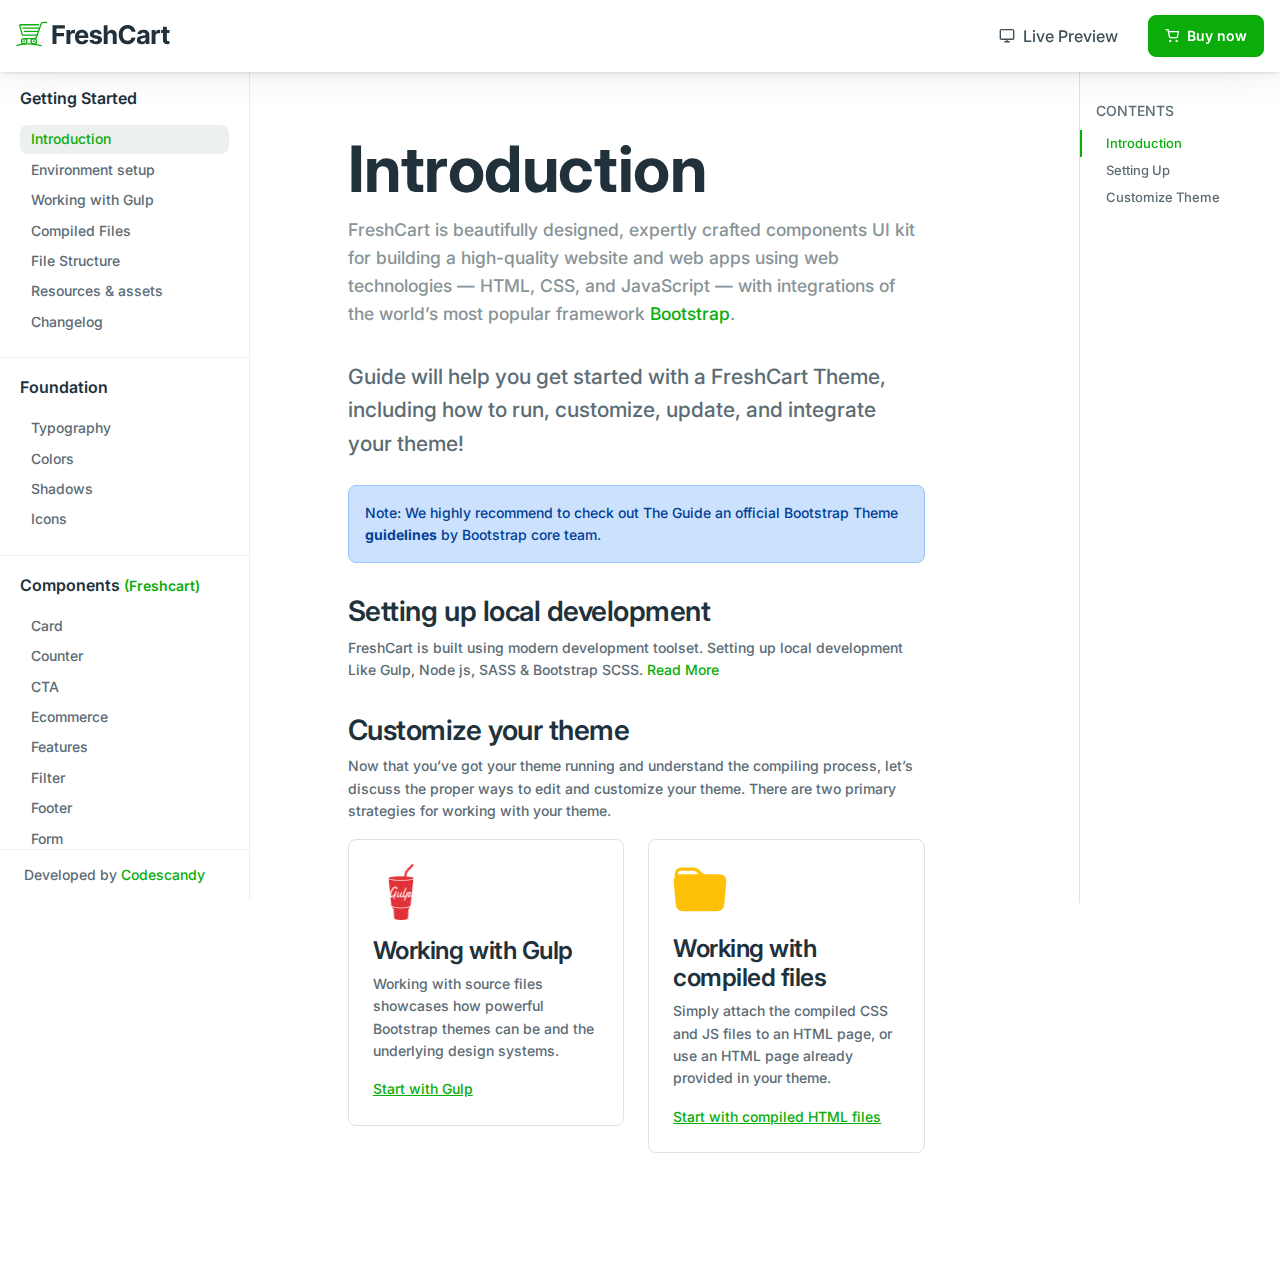
<file: docs/index.html>
<!DOCTYPE html>
<html lang="en">


<!-- Mirrored from freshcart.codescandy.com/docs/index.html by HTTrack Website Copier/3.x [XR&CO'2014], Fri, 31 Mar 2023 10:10:46 GMT -->
<head>

  <!-- Required meta tags -->
<meta charset="utf-8">
<meta name="viewport" content="width=device-width, initial-scale=1, shrink-to-fit=no">
<meta name="description" content="">
<meta content="Codescandy" name="author">

<!-- Google tag (gtag.js) -->
<script async src="https://www.googletagmanager.com/gtag/js?id=G-M8S4MT3EYG"></script>
<script>
  window.dataLayer = window.dataLayer || [];
  function gtag(){dataLayer.push(arguments);}
  gtag('js', new Date());

  gtag('config', 'G-M8S4MT3EYG');
</script>

<!-- Favicon icon-->
<link rel="shortcut icon" type="image/x-icon" href="../assets/images/favicon/favicon.ico">


<!-- Libs CSS -->
<link href="../assets/libs/bootstrap-icons/font/bootstrap-icons.css" rel="stylesheet">
<link href="../assets/libs/feather-webfont/dist/feather-icons.css" rel="stylesheet">
<link href="../assets/libs/simplebar/dist/simplebar.min.css" rel="stylesheet">


<!-- Theme CSS -->
<link rel="stylesheet" href="../assets/css/theme.min.css">


  <link href="../assets/libs/prismjs/themes/prism-okaidia.min.css" rel="stylesheet">
  <title>Introduction | FreshCart - eCommerce HTML Template</title>

</head>

<body class="bg-white">
  <!-- Main wrapper -->
 <main class="docs-main-wrapper">
    <!-- Docs header -->
<div class="docs-header">
    <nav class="navbar navbar-expand-lg navbar-light bg-white fixed-top ms-0 py-2">
       <a class="navbar-brand me-0" href="../index.html"><img src="../assets/images/logo/freshcart-logo.svg" alt=""> </a>
       <ul class="navbar-nav ms-auto flex-row align-items-center">
         <li class="nav-item d-none d-md-block">
            <a class="nav-link me-4 border-bottom-0" href="../index.html"><i class="feather-icon icon-monitor me-2"></i>Live Preview</a>
         </li>
          <li class="nav-item docs-header-btn">
             <a class="btn btn-primary me-2 me-lg-0" href="https://bit.ly/freshcart"><i class="feather-icon icon-shopping-cart me-2"></i>Buy now</a>
          </li>
          <li class="nav-item d-md-none">
             <button class="navbar-toggler" type="button" data-bs-toggle="collapse" data-bs-target="#navbarNav"  aria-expanded="false" aria-label="Toggle navigation">
               <svg xmlns="http://www.w3.org/2000/svg" width="32" height="32" fill="currentColor" class="bi bi-list text-primary" viewBox="0 0 16 16">
                  <path fill-rule="evenodd" d="M2.5 12a.5.5 0 0 1 .5-.5h10a.5.5 0 0 1 0 1H3a.5.5 0 0 1-.5-.5zm0-4a.5.5 0 0 1 .5-.5h10a.5.5 0 0 1 0 1H3a.5.5 0 0 1-.5-.5zm0-4a.5.5 0 0 1 .5-.5h10a.5.5 0 0 1 0 1H3a.5.5 0 0 1-.5-.5z"/>
                </svg>
             </button>
          </li>
       </ul>
    </nav>
 </div>

    <!-- Left sidebar -->
    <!-- Nav Sidebar -->
<div class="docs-nav-sidebar">
  <div class="py-8"></div>
  <div class=" docs-nav " data-simplebar>
    <nav class="navbar navbar-expand-md">
      <div class="collapse navbar-collapse " id="navbarNav">
        <ul class="navbar-nav flex-column" id="sidebarnav">
          <li class="navbar-header">
            <h5 class="heading">Getting Started</h5>
          </li>
          <li class="nav-item"><a href="index.html" class="nav-link">Introduction</a></li>
          <li class="nav-item"><a href="environment-setup.html" class="nav-link">Environment setup</a></li>
          <li class="nav-item"><a href="working-with-gulp.html" class="nav-link">Working with Gulp</a>
          </li>
          <li class="nav-item"><a href="compiled-files.html" class="nav-link">Compiled Files</a>
          </li>
          <li class="nav-item"><a href="file-structure.html" class="nav-link">File Structure</a></li>
          <li class="nav-item"><a href="resources-assets.html" class="nav-link">Resources & assets</a></li>
          <li class="nav-item"><a href="changelog.html" class="nav-link">Changelog</a></li>


          <li>
            <div class="navbar-border"></div>
          </li>
          <li class="navbar-header mt-0">
            <h5 class="heading">Foundation</h5>
          </li>
          <li class="nav-item"><a href="typography.html" class="nav-link">Typography</a></li>
          <li class="nav-item"><a href="colors.html" class="nav-link">Colors</a></li>
          <li class="nav-item"><a href="shadows.html" class="nav-link">Shadows</a></li>
          <li class="nav-item"><a href="icons.html" class="nav-link">Icons</a></li>

          <li>
            <div class="navbar-border"></div>
          </li>
          <li class="navbar-header mt-0">
            <h5 class="heading">Components <small class="text-primary">(Freshcart)</small></h5>
          </li>
          <li class="nav-item"><a href="components/card.html" class="nav-link">Card</a></li>
          <li class="nav-item"><a href="components/counter.html" class="nav-link">Counter</a></li>
          <li class="nav-item"><a href="components/cta.html" class="nav-link">CTA</a></li>
          <li class="nav-item"><a href="components/ecommerce.html" class="nav-link">Ecommerce</a></li>
          <li class="nav-item"><a href="components/features.html" class="nav-link">Features</a></li>
          <li class="nav-item"><a href="components/filter.html" class="nav-link">Filter</a></li>
   
          <li class="nav-item"><a href="components/footer.html" class="nav-link">Footer</a></li>
          <li class="nav-item"><a href="components/form.html" class="nav-link">Form</a></li>
          <li class="nav-item"><a href="components/list.html" class="nav-link">List</a></li>
          <li class="nav-item"><a href="components/navbar.html" class="nav-link">Navbar</a></li>
         
          <li class="nav-item"><a href="components/review.html" class="nav-link">Review</a></li>
        <li class="nav-item"><a href="components/sidebar.html" class="nav-link">Sidebar</a></li>
          <li class="nav-item"><a href="components/slider.html" class="nav-link">Slider</a></li>
          <li class="nav-item"><a href="components/table.html" class="nav-link">Table</a></li>

          <li>
            <div class="navbar-border"></div>
          </li>
          <li class="navbar-header mt-0">
            <h5 class="heading">Components</h5>
          </li>
          <li class="nav-item">
            <a href="accordions.html" class="nav-link">
              Accordions
            </a>
          </li>
          <li class="nav-item">
            <a href="alerts.html" class="nav-link">
              Alerts
            </a>
          </li>
      
          <li class="nav-item">
            <a href="badge.html" class="nav-link">
              Badge
            </a>
          </li>

          <li class="nav-item">
            <a href="breadcrumb.html" class="nav-link">
              Breadcrumb
            </a>
          </li>
          <li class="nav-item">
            <a href="buttons.html" class="nav-link">
              Buttons
            </a>
          </li>
          <li class="nav-item">
            <a href="button-group.html" class="nav-link">
              Button group
            </a>
          </li>
          <li class="nav-item">
            <a href="card.html" class="nav-link">
              Card
            </a>
          </li>
          <li class="nav-item">
            <a href="carousel.html" class="nav-link">
              Carousel
            </a>
          </li>
          <li class="nav-item">
            <a href="close-button.html" class="nav-link">
              Close Button
            </a>
          </li>
          <li class="nav-item">
            <a href="collapse.html" class="nav-link">
              Collapse
            </a>
          </li>
          <li class="nav-item">
            <a href="dropdowns.html" class="nav-link">
              Dropdowns
            </a>
          </li>
          
          <li class="nav-item">
            <a href="list-group.html" class="nav-link">
              List group
            </a>
          </li>

          <li class="nav-item">
            <a href="modal.html" class="nav-link">
              Modal
            </a>
          </li>
          <li class="nav-item">
            <a href="navs-tabs.html" class="nav-link">
              Navs and tabs
            </a>
          </li>
          <li class="nav-item">
            <a href="navbar.html" class="nav-link">
              Navbar
            </a>
          </li>
          <li class="nav-item">
            <a href="offcanvas.html" class="nav-link">
              Offcanvas
            </a>
          </li>
          <li class="nav-item">
            <a href="pagination.html" class="nav-link">
              Pagination
            </a>
          </li>
          <li class="nav-item">
            <a href="placeholders.html" class="nav-link">
              Placeholders
            </a>
          </li>
          <li class="nav-item">
            <a href="popovers.html" class="nav-link">
              Popovers
            </a>
          </li>
          <li class="nav-item">
            <a href="progress.html" class="nav-link">
              Progress
            </a>
          </li>
          <li class="nav-item">
            <a href="scrollspy.html" class="nav-link">
              Scrollspy
            </a>
          </li>
          <li class="nav-item">
            <a href="spinners.html" class="nav-link">
              Spinners
            </a>
          </li>
          <li class="nav-item">
            <a href="tables.html" class="nav-link">
              Tables
            </a>
          </li>
          <li class="nav-item">
            <a href="toasts.html" class="nav-link">
              Toasts
            </a>
          </li>
          <li class="nav-item">
            <a href="tooltips.html" class="nav-link">
              Tooltips
            </a>
          </li>
          <li>
            <div class="navbar-border"></div>
          </li>
          <li class="navbar-header mt-0">
            <h5 class="heading">Forms</h5>
          </li>
          <li class="nav-item">
            <a href="forms.html" class="nav-link">
              Basic Forms
            </a>
          </li>
         
          <li class="nav-item">
            <a href="input-group.html" class="nav-link">
              Input Group
            </a>
          </li>
        
         
          <li>
            <div class="navbar-border"></div>
          </li>
          
          <li class="navbar-header mt-0">
            <h5 class="heading">Utilities</h5>
          </li>
          <li class="nav-item"><a href="background.html" class="nav-link">Background</a></li>
          <li class="nav-item"><a href="borders.html" class="nav-link"> Borders </a></li>
          <li class="nav-item"><a href="colored-links.html" class="nav-link"> Colored Links </a></li>
          <li class="nav-item"><a href="opacity.html" class="nav-link"> Opacity </a></li>
          <li class="nav-item"><a href="ratio.html" class="nav-link"> Ratio </a></li>
          <li class="nav-item"><a href="stacks.html" class="nav-link"> Stacks </a></li>
          <li class="nav-item"><a href="text-color.html" class="nav-link">Colors</a></li>
          <li class="nav-item"><a href="text.html" class="nav-link"> Text </a></li>
          <li class="nav-item"><a href="text-truncation.html" class="nav-link"> Text truncation </a></li>
          <li class="nav-item"><a href="vertical-rule.html" class="nav-link"> Vertical rule </a></li>
        </ul>
      </div>
    </nav>
  </div>
  <div class="nav-footer">
    <p class="mb-0"> Developed by <a href="https://codescandy.com/" target="_blank">Codescandy</a></p>
  </div>
</div>
    <!-- Wrapper  -->
    <div class="docs-wrapper">
      <div class="container-fluid">
        <div class="row">
          <div class="offset-xxl-2 col-xxl-6 offset-xl-1 col-xl-7 col-md-12 col-sm-12 col-12 ">
            <!-- Content -->
            <div class="docs-content mx-xxl-9">
              <div class="row">
                <div class="col-xl-12 col-lg-12 col-md-12 col-sm-12 col-12">
                  <div class="mb-8" id="intro">
                    <h1 class="mb-2 fw-bold display-3">Introduction</h1>
                    <p class="mb-6 lead text-muted">
                      FreshCart is beautifully designed, expertly crafted components UI kit for
                      building a high-quality website and web apps using web technologies —
                      HTML, CSS, and JavaScript — with integrations of the world’s most
                      popular framework <a href="https://getbootstrap.com/" target="_blank" rel="nofollow">Bootstrap</a>.
                     </p>
                  </div>
                </div>
              </div>
              <div class="row">
                <div class="col-md-12 col-12">
                  <div class="mb-8">
                  <p class="fs-4 mb-0">Guide will help you get started with a FreshCart Theme, including how to run, customize, update,
                    and integrate your theme! </p>
                    <div class="my-6">
                      <div class="alert alert-info" role="alert">
                        Note: We highly recommend to check out The Guide an official Bootstrap Theme <a href="https://themes.getbootstrap.com/guide/" class="alert-link">guidelines</a> by Bootstrap core team.
                      </div>

                    </div>
                    </div>
                    <div class="mb-8" id="setting-up">
                      <h2 class="fw-semi-bold">Setting up local development</h2>
                      <p class="mb-0">FreshCart is built using modern development toolset. Setting up local development Like Gulp, Node js, SASS &
                        Bootstrap SCSS. <a href="environment-setup.html">Read More</a></p>
                    </div>
                    <div class="mb-8" id="customize-theme">
                      <div class="mb-4">
                      <h2 class="fw-semi-bold">Customize your theme</h2>
                      <p class="mb-0">Now that you’ve got your theme running and understand the compiling process, let’s discuss the proper ways to
                        edit and customize your theme. There are two primary strategies for working with your theme.</p>
</div>
                        <div class="row">
                          <div class="col-lg-6 col-12">
                            <div class="card border shadow-none mb-4 mb-lg-0">
                              <div class="card-body p-6">
                              <div class=" mb-4">
                                <img src="../assets/images/docs/gulp.jpg" alt="" class="avatar-lg">

                              </div>
                              <h3 class="fw-semi-bold">Working with Gulp</h3>
                              <p>Working with source files showcases how
                                powerful Bootstrap themes can be and the
                                underlying design systems.</p>
                                <a href="#" class="btn-link">Start with Gulp</a>
                              </div>
                            </div>
                          </div>
                          <div class="col-lg-6 col-12">
                            <div class="card border shadow-none mb-4 mb-lg-0">
                              <div class="card-body p-6">
                              <div class=" mb-4">
                                <svg xmlns="http://www.w3.org/2000/svg" width="54" height="54" fill="currentColor" class="bi bi-folder-fill text-warning" viewBox="0 0 16 16">
                                  <path d="M9.828 3h3.982a2 2 0 0 1 1.992 2.181l-.637 7A2 2 0 0 1 13.174 14H2.825a2 2 0 0 1-1.991-1.819l-.637-7a1.99 1.99 0 0 1 .342-1.31L.5 3a2 2 0 0 1 2-2h3.672a2 2 0 0 1 1.414.586l.828.828A2 2 0 0 0 9.828 3zm-8.322.12C1.72 3.042 1.95 3 2.19 3h5.396l-.707-.707A1 1 0 0 0 6.172 2H2.5a1 1 0 0 0-1 .981l.006.139z"/>
                                </svg>
                              </div>
                              <h3 class="fw-semi-bold">Working with compiled files
                              </h3>
                              <p>Simply attach the compiled CSS and JS files
                                to an HTML page, or use an HTML page
                                already provided in your theme.</p>
                                <a href="#" class="btn-link">Start with compiled HTML files</a>
                              </div>
                            </div>
                          </div>
                        </div>
                    </div>
                </div>
              </div>


            </div>
          </div>
          <div class="col-xl-2 col-lg-2 col-md-6 col-sm-12 col-12  d-none d-xl-block position-fixed end-0">
            <!-- Sidebar nav fixed -->
            <div class="sidebar-nav-fixed">
              <span class="px-4 mb-2 d-block text-uppercase ls-md fw-semi-bold fs-6">Contents</span>
              <ul class="list-unstyled">
                <li><a href="#intro" class="active">Introduction</a></li>
                <li><a href="#setting-up">Setting Up</a>
                  <li><a href="#customize-theme">Customize Theme</a></li>
              </ul>
            </div>
          </div>
        </div>
      </div>
    </div>
  </main>

  <!-- Scripts -->
  <!-- Libs JS -->
<script src="../assets/libs/jquery/dist/jquery.min.js"></script>
<script src="../assets/libs/bootstrap/dist/js/bootstrap.bundle.min.js"></script>
<script src="../assets/libs/simplebar/dist/simplebar.min.js"></script>

<!-- Theme JS -->
<script src="../assets/js/theme.min.js"></script>
  
<script src="../assets/libs/prismjs/prism.js"></script>
<script src="../assets/libs/prismjs/components/prism-scss.min.js"></script>
<script src="../assets/libs/prismjs/plugins/toolbar/prism-toolbar.min.js"></script>
<script src="../assets/libs/prismjs/plugins/copy-to-clipboard/prism-copy-to-clipboard.min.js"></script>
<script src="../assets/js/vendors/sidebarMenu.js"></script>
</body>
</body>


<!-- Mirrored from freshcart.codescandy.com/docs/index.html by HTTrack Website Copier/3.x [XR&CO'2014], Fri, 31 Mar 2023 10:11:07 GMT -->
</html>
</file>
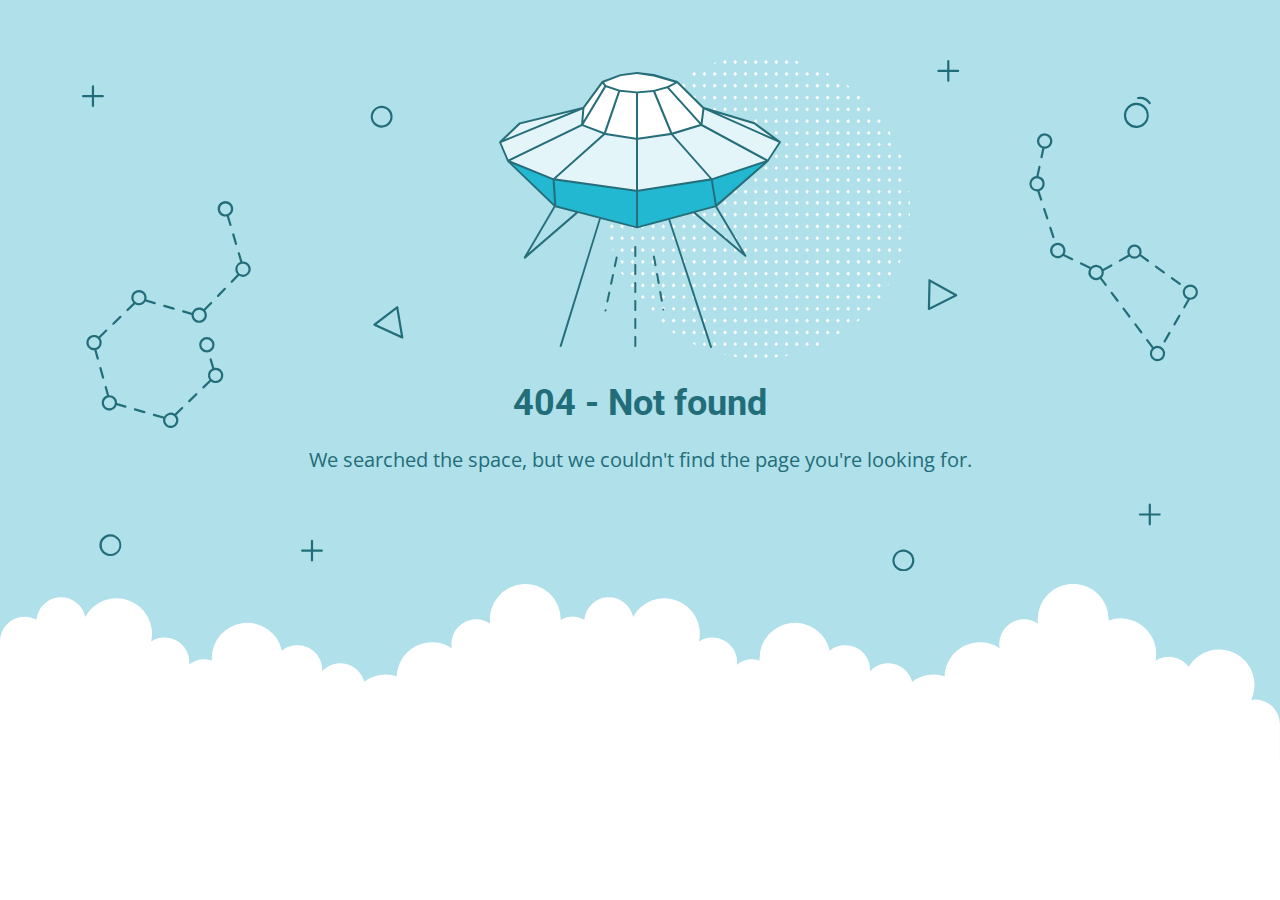
<file: docs/4.3/utilities/colors/index.html>
<!DOCTYPE html>
<html lang="en">
<head>
    <meta charset="utf-8" />
    <meta name="viewport" content="width=device-width, initial-scale=1.0">
    <meta http-equiv="cache-control" content="no-store,max-age=0" />
    <meta name="robots" content="noindex" />
    <title>404 - Not found</title>
    <link href="https://fonts.googleapis.com/css?family=Open+Sans:400,700%7CRoboto:400,700" rel="stylesheet">
<style>
    * {
        box-sizing: border-box;
        -moz-box-sizing: border-box;
        -webkit-tap-highlight-color: transparent;
    }
    body {
        margin: 0;
        padding: 0;
        height: 100%;
        -webkit-text-size-adjust: 100%;
    }
    .fit-wide {
        position: relative;
        overflow: hidden;
        max-width: 1240px;
        margin: 0 auto;
        padding-top: 60px;
        padding-bottom: 60px;
        padding-left: 20px;
        padding-right: 20px;
    }
    .background-wrap { position: relative; }
    .background-wrap.cloud-blue { background-color: #b0e0e9; }
    .background-wrap.white { background-color: #fff; }
    .title { 
        position: relative; 
        text-align: center;
        margin: 20px auto 10px;
    }
    .title--regular { font-family: 'Roboto', Arial, sans-serif; }
    .title--size-large { font-size: 36px; line-height: 46px; }
    .title--size-semimedium { font-size: 20px; line-height: 28px; }
    .title--weight-normal { font-weight: 400; }
    .title--weight-bold { font-weight: 700; }
    .title--subtitle { 
        padding-bottom: 40px; 
        font-family: 'Open Sans', Arial ,sans-serif; 
        text-align: center;
    }
    .error h1,
    .error p { color: #226d7a; }
    .error--bg__cover {
        position: absolute;
        left: 0;
        right: 0;
        width: 90%;
        margin: 0 auto;
    }
    .error--shape__clouds svg {
        display: block;
    }
    .abstract-half-dot--circle {
        z-index: 0;
        position: absolute;
        left: 15em;
        right: 0;
        width: 300px;
        height: 300px;
        margin: 0 auto;
    }
    .icon-graphic {
        z-index: 1;
        position: relative;
        width: 300px;
        height: 300px;
        margin: 0 auto;
    }
    @media screen and (max-width: 767px) {
        .error--bg__cover { display: none; }
        .abstract-half-dot--circle { left: 0; }
    }
</style>
</head>
<body>
    <div id="container">
        <section class="error content background-wrap cloud-blue">
            <div class="fit-wide">
                <div class="error--bg__cover">
                    <svg id="acce7670-904f-4f8c-b867-68138c2f8c06" data-name="Layer 1" xmlns="http://www.w3.org/2000/svg" viewBox="0 0 1019 467"><title>404_bg</title><path d="M962.794,62.029a11.471,11.471,0,0,1-.656-22.923h0a11.471,11.471,0,0,1,1.327,22.9C963.24,62.023,963.017,62.029,962.794,62.029ZM962.253,41.1a9.47,9.47,0,1,0,10,8.906,9.481,9.481,0,0,0-10-8.906Z" fill="#1e6d7a"/><path d="M974.934,40.4a1,1,0,0,1-.836-.45,10.049,10.049,0,0,0-9.688-4.276A1,1,0,0,1,964.1,33.7a11.952,11.952,0,0,1,11.67,5.153,1,1,0,0,1-.834,1.549Z" fill="#1e6d7a"/><path d="M273.605,61.8a9.971,9.971,0,0,1-7.251-3.106h0a10.012,10.012,0,1,1,7.251,3.106Zm0-17.991a8,8,0,0,0-5.8,13.507h0a8,8,0,1,0,5.8-13.507Z" fill="#226d7a"/><path d="M26.007,453q-.131,0-.261,0a10.019,10.019,0,1,1,.261,0ZM26,435a8.042,8.042,0,1,0,.208,0C26.134,435,26.064,435,26,435Z" fill="#226d7a"/><path d="M750.007,467q-.13,0-.261,0a9.933,9.933,0,0,1-6.994-3.108h0a10,10,0,1,1,7.255,3.11Zm-.013-18a8,8,0,0,0-5.793,13.511h0a8,8,0,1,0,6-13.509C750.134,449,750.063,449,749.994,449Z" fill="#226d7a"/><path d="M292.416,254.312a1.013,1.013,0,0,1-.417-.09L266.634,242.6a1,1,0,0,1-.191-1.7L287.2,225a1,1,0,0,1,1.594.629l4.607,27.516a1,1,0,0,1-.986,1.165Zm-23.437-12.835,22.139,10.141L287.1,227.6Z" fill="#226d7a"/><path d="M773.316,228.33a1,1,0,0,1-1-1.022l.571-26.14a1,1,0,0,1,1.487-.851l24.356,13.607a1,1,0,0,1-.038,1.767l-24.926,12.532A1.006,1.006,0,0,1,773.316,228.33Zm1.535-25.456-.5,22.815,21.756-10.938Z" fill="#226d7a"/><path d="M136.509,150.348l-2.39-8.09a7.115,7.115,0,1,0-1.9.629l2.372,8.028a1,1,0,0,0,.959.717,1,1,0,0,0,.959-1.284ZM126,136a5,5,0,1,1,5,5A5.006,5.006,0,0,1,126,136Z" fill="#226d7a"/><path d="M137.141,159.545l2.55,8.632a1,1,0,0,0,.959.717,1.037,1.037,0,0,0,.284-.041,1,1,0,0,0,.675-1.243l-2.55-8.631a1,1,0,0,0-1.918.566Z" fill="#226d7a"/><path d="M129.751,208.226l-6.265,6.461a1,1,0,0,0,1.436,1.393l6.265-6.461a1,1,0,0,0-1.436-1.393Z" fill="#226d7a"/><path d="M92.076,230.463l7.936,2.293c0,.082-.012.162-.012.244a7,7,0,1,0,12.587-4.2l6.07-6.259a1,1,0,1,0-1.436-1.393l-6.052,6.242a6.978,6.978,0,0,0-10.8,3.386l-7.737-2.235a1,1,0,0,0-.555,1.922ZM107,228a5,5,0,1,1-5,5A5.006,5.006,0,0,1,107,228Z" fill="#226d7a"/><path d="M74.783,225.467l8.647,2.5a.989.989,0,0,0,.278.04,1,1,0,0,0,.276-1.962l-8.646-2.5a1,1,0,0,0-.555,1.922Z" fill="#226d7a"/><path d="M28.617,241.8a1,1,0,0,0,.7-.282l6.461-6.266a1,1,0,0,0-1.393-1.436l-6.461,6.266a1,1,0,0,0,.7,1.718Z" fill="#226d7a"/><path d="M19.257,291.006a1,1,0,0,0,.964-1.269L17.8,281.069a1,1,0,0,0-1.927.537l2.419,8.668A1,1,0,0,0,19.257,291.006Z" fill="#226d7a"/><path d="M13.216,264.635a6.979,6.979,0,0,0,3.394-10.8l6.242-6.052a1,1,0,1,0-1.393-1.435L15.2,252.413A7,7,0,1,0,11,265c.08,0,.158-.009.237-.012l2.219,7.95a1,1,0,0,0,1.927-.538ZM6,258a5,5,0,1,1,5,5A5.006,5.006,0,0,1,6,258Z" fill="#226d7a"/><path d="M39.924,315.537l-7.936-2.293c0-.082.012-.162.012-.244a7.008,7.008,0,0,0-7-7c-.08,0-.158.009-.237.012l-2.123-7.606a1,1,0,0,0-1.927.537l2.072,7.422a7,7,0,1,0,8.847,8.859l7.737,2.235a1.025,1.025,0,0,0,.278.039,1,1,0,0,0,.277-1.961ZM25,318a5,5,0,1,1,5-5A5.006,5.006,0,0,1,25,318Z" fill="#226d7a"/><path d="M57.217,320.532l-8.647-2.5a1,1,0,1,0-.554,1.922l8.646,2.5a1.03,1.03,0,0,0,.278.039,1,1,0,0,0,.277-1.961Z" fill="#226d7a"/><path d="M90.765,317.017,84.592,323a6.975,6.975,0,0,0-9.76,2.693.984.984,0,0,0-.323-.168l-8.646-2.5a1,1,0,0,0-.554,1.922l8.646,2.5a1,1,0,0,0,.216.031,7,7,0,1,0,11.98-3.2l6.006-5.825a1,1,0,1,0-1.392-1.435ZM81,334a5,5,0,1,1,5-5A5.006,5.006,0,0,1,81,334Z" fill="#226d7a"/><path d="M103.687,304.486l-6.461,6.266a1,1,0,0,0,1.393,1.436l6.461-6.266a1,1,0,0,0-1.393-1.436Z" fill="#226d7a"/><path d="M147,184c-.182,0-.361.014-.54.027l-2.3-7.786a1,1,0,1,0-1.918.567l2.263,7.66a6.977,6.977,0,0,0-2.643,11.269l-5.845,6.028a1,1,0,1,0,1.436,1.392L143.419,197A7,7,0,1,0,147,184Zm0,12a4.995,4.995,0,0,1-1.121-9.863,1.033,1.033,0,0,0,.155-.022c.015,0,.025-.016.04-.021A5,5,0,1,1,147,196Z" fill="#226d7a"/><path d="M52,224a7,7,0,0,0,5.984-3.386l8.153,2.356a1.025,1.025,0,0,0,.278.039,1,1,0,0,0,.276-1.961l-7.924-2.29a7,7,0,1,0-11.918,2.965l-6.006,5.824a1,1,0,1,0,1.392,1.436L48.408,223A6.952,6.952,0,0,0,52,224Zm0-12a5,5,0,1,1-5,5A5.006,5.006,0,0,1,52,212Z" fill="#226d7a"/><path d="M122,281a6.984,6.984,0,0,0-1.218.113l-2.362-8.03a1,1,0,0,0-1.919.564l2.381,8.1a6.972,6.972,0,0,0-2.492,10.427l-6.242,6.052a1,1,0,0,0,1.393,1.435l6.259-6.069A7,7,0,1,0,122,281Zm0,12a5,5,0,1,1,5-5A5.006,5.006,0,0,1,122,293Z" fill="#226d7a"/><path d="M121,260a7,7,0,1,0-7,7A7.008,7.008,0,0,0,121,260Zm-12,0a5,5,0,1,1,5,5A5.006,5.006,0,0,1,109,260Z" fill="#226d7a"/><path d="M886.983,162.773a1,1,0,0,0,.951-1.311l-2.8-8.555a1,1,0,0,0-1.9.621l2.8,8.555A1,1,0,0,0,886.983,162.773Z" fill="#226d7a"/><path d="M879.544,135.8a1,1,0,1,0-1.9.621l2.795,8.555a1,1,0,0,0,.951.69,1,1,0,0,0,.95-1.311Z" fill="#226d7a"/><path d="M904.543,181l-7.442-3.582a7.032,7.032,0,1,0-1.252,1.616l7.827,3.768a.981.981,0,0,0,.432.1,1,1,0,0,0,.435-1.9ZM891,179a5,5,0,1,1,5-5A5.006,5.006,0,0,1,891,179Z" fill="#226d7a"/><path d="M956.292,179.469a6.477,6.477,0,0,0,9.659-.268l6.739,4.9a1,1,0,1,0,1.176-1.617L967,177.492a6.5,6.5,0,1,0-11.811.4,1.064,1.064,0,0,0-.121.039l-7.852,4.4a1,1,0,0,0,.976,1.745l7.853-4.4A.985.985,0,0,0,956.292,179.469ZM961,170.5a4.5,4.5,0,1,1-4.5,4.5A4.505,4.505,0,0,1,961,170.5Z" fill="#226d7a"/><path d="M987.248,194.689a1,1,0,1,0,1.176-1.617l-7.278-5.294a1,1,0,0,0-1.176,1.618Z" fill="#226d7a"/><path d="M995.7,198.366a1,1,0,0,0-1.176,1.617l7.28,5.293a.986.986,0,0,0,.587.192,1,1,0,0,0,.588-1.809Z" fill="#226d7a"/><path d="M1002.5,232.72a1,1,0,0,0-1.366.365l-4.5,7.793a1,1,0,1,0,1.732,1l4.5-7.792A1,1,0,0,0,1002.5,232.72Z" fill="#226d7a"/><path d="M993.49,248.305a1,1,0,0,0-1.366.366l-4.5,7.793a1,1,0,0,0,1.733,1l4.5-7.793A1,1,0,0,0,993.49,248.305Z" fill="#226d7a"/><path d="M951.8,226.4a1,1,0,0,0-1.6,1.2l5.4,7.2a1,1,0,1,0,1.6-1.2Z" fill="#226d7a"/><path d="M962.6,240.8A1,1,0,0,0,961,242l5.4,7.2A1,1,0,0,0,968,248Z" fill="#226d7a"/><path d="M931.091,198.789a6.943,6.943,0,0,0,1.777-6.129l7.473-4.185a1,1,0,1,0-.977-1.745l-7.172,4.016a6.988,6.988,0,0,0-11.127-1.7.981.981,0,0,0-.3-.23l-8.11-3.9a1,1,0,1,0-.867,1.8l8.1,3.9a6.988,6.988,0,0,0,9.645,9.428L934,206a1,1,0,0,0,1.6-1.2ZM921,194a5,5,0,1,1,5,5A5.006,5.006,0,0,1,921,194Z" fill="#226d7a"/><path d="M941,212a1,1,0,0,0-1.6,1.2l5.4,7.2a1,1,0,1,0,1.6-1.2Z" fill="#226d7a"/><path d="M876.837,80.654l-1.7,7.937a1,1,0,0,0,.767,1.187,1.029,1.029,0,0,0,.211.022,1,1,0,0,0,.977-.79l1.718-8.02c.064,0,.126.01.19.01a7.013,7.013,0,1,0-2.163-.346ZM879,69a5,5,0,1,1-5,5A5.006,5.006,0,0,1,879,69Z" fill="#226d7a"/><path d="M879,113a7.012,7.012,0,0,0-5.58-6.855l1.786-8.335a1,1,0,0,0-1.955-.419L871.4,106.03A7,7,0,0,0,872,120c.091,0,.18-.01.271-.014l2.576,7.879a1,1,0,0,0,.95.69.985.985,0,0,0,.31-.05,1,1,0,0,0,.64-1.261l-2.492-7.624A7.007,7.007,0,0,0,879,113Zm-7,5a5,5,0,1,1,5-5A5.006,5.006,0,0,1,872,118Z" fill="#226d7a"/><path d="M1012,205a7,7,0,0,0-2.469,13.542l-3.9,6.75a1,1,0,1,0,1.732,1l4.227-7.314c.136.008.271.021.41.021a7,7,0,0,0,0-14Zm0,12a5,5,0,1,1,5-5A5.006,5.006,0,0,1,1012,217Z" fill="#226d7a"/><path d="M982,261a6.941,6.941,0,0,0-3.527.964L973.4,255.2a1,1,0,1,0-1.6,1.2l5.109,6.812A6.99,6.99,0,1,0,982,261Zm0,12a5,5,0,1,1,5-5A5.006,5.006,0,0,1,982,273Z" fill="#226d7a"/><path d="M19,32H11V24a1,1,0,0,0-2,0v8H1a1,1,0,0,0,0,2H9v8a1,1,0,0,0,2,0V34h8a1,1,0,0,0,0-2Z" fill="#206d7a"/><path d="M219,447h-8v-8a1,1,0,0,0-2,0v8h-8a1,1,0,0,0,0,2h8v8a1,1,0,0,0,2,0v-8h8a1,1,0,0,0,0-2Z" fill="#206d7a"/><path d="M984,414h-8v-8a1,1,0,0,0-2,0v8h-8a1,1,0,0,0,0,2h8v8a1,1,0,0,0,2,0v-8h8a1,1,0,0,0,0-2Z" fill="#206d7a"/><path d="M800,9h-8V1a1,1,0,0,0-2,0V9h-8a1,1,0,0,0,0,2h8v8a1,1,0,0,0,2,0V11h8a1,1,0,0,0,0-2Z" fill="#206d7a"/></svg>
                </div>
                <div>
                    <div class="abstract-half-dot--circle">
                        <svg id="a57f7293-9654-4013-9c82-7cad22fc3689" data-name="Layer 1" xmlns="http://www.w3.org/2000/svg" viewBox="0 0 300 298.181"><title>circle_dots</title><polygon points="145.742 133.848 147.581 131.734 145.742 129.621 143.904 131.734 145.742 133.848" fill="#fff"/><polygon points="145.742 122.041 147.581 119.928 145.742 117.814 143.904 119.928 145.742 122.041" fill="#fff"/><polygon points="145.742 110.235 147.581 108.122 145.742 106.008 143.904 108.122 145.742 110.235" fill="#fff"/><polygon points="145.742 98.429 147.581 96.316 145.742 94.202 143.904 96.316 145.742 98.429" fill="#fff"/><polygon points="145.742 86.624 147.581 84.51 145.742 82.396 143.904 84.51 145.742 86.624" fill="#fff"/><polygon points="156.015 129.621 154.177 131.734 156.015 133.848 157.854 131.734 156.015 129.621" fill="#fff"/><polygon points="156.015 117.814 154.177 119.928 156.015 122.041 157.854 119.928 156.015 117.814" fill="#fff"/><polygon points="156.015 106.008 154.177 108.122 156.015 110.235 157.854 108.122 156.015 106.008" fill="#fff"/><polygon points="156.015 94.202 154.177 96.316 156.015 98.429 157.854 96.316 156.015 94.202" fill="#fff"/><polygon points="156.015 82.396 154.177 84.51 156.015 86.624 157.854 84.51 156.015 82.396" fill="#fff"/><polygon points="166.288 129.621 164.45 131.734 166.288 133.848 168.13 131.734 166.288 129.621" fill="#fff"/><polygon points="166.288 117.814 164.45 119.928 166.288 122.041 168.13 119.928 166.288 117.814" fill="#fff"/><polygon points="166.288 106.008 164.45 108.122 166.288 110.235 168.13 108.122 166.288 106.008" fill="#fff"/><polygon points="166.288 94.202 164.45 96.316 166.288 98.429 168.13 96.316 166.288 94.202" fill="#fff"/><polygon points="168.128 84.51 166.288 82.396 164.45 84.51 166.288 86.624 168.128 84.51" fill="#fff"/><polygon points="176.563 129.621 174.724 131.734 176.563 133.848 178.401 131.734 176.563 129.621" fill="#fff"/><polygon points="176.563 117.814 174.724 119.928 176.563 122.041 178.401 119.928 176.563 117.814" fill="#fff"/><polygon points="176.563 106.008 174.724 108.122 176.563 110.235 178.401 108.122 176.563 106.008" fill="#fff"/><polygon points="176.563 94.202 174.724 96.316 176.563 98.429 178.401 96.316 176.563 94.202" fill="#fff"/><polygon points="176.563 82.396 174.724 84.51 176.563 86.624 178.401 84.51 176.563 82.396" fill="#fff"/><polygon points="186.835 129.621 184.997 131.734 186.835 133.848 188.674 131.734 186.835 129.621" fill="#fff"/><polygon points="186.835 117.814 184.997 119.928 186.835 122.041 188.674 119.928 186.835 117.814" fill="#fff"/><polygon points="186.835 106.008 184.997 108.122 186.835 110.235 188.674 108.122 186.835 106.008" fill="#fff"/><polygon points="186.835 94.202 184.997 96.316 186.835 98.429 188.674 96.316 186.835 94.202" fill="#fff"/><polygon points="186.835 82.396 184.997 84.51 186.835 86.624 188.674 84.51 186.835 82.396" fill="#fff"/><polygon points="197.11 129.621 195.268 131.734 197.11 133.848 198.948 131.734 197.11 129.621" fill="#fff"/><polygon points="197.11 117.814 195.268 119.928 197.11 122.041 198.948 119.928 197.11 117.814" fill="#fff"/><polygon points="197.11 106.008 195.268 108.122 197.11 110.235 198.948 108.122 197.11 106.008" fill="#fff"/><polygon points="197.11 94.202 195.268 96.316 197.11 98.429 198.948 96.316 197.11 94.202" fill="#fff"/><polygon points="197.11 82.396 195.27 84.51 197.11 86.624 198.948 84.51 197.11 82.396" fill="#fff"/><polygon points="207.383 129.621 205.545 131.734 207.383 133.848 209.221 131.734 207.383 129.621" fill="#fff"/><polygon points="207.383 117.814 205.545 119.928 207.383 122.041 209.221 119.928 207.383 117.814" fill="#fff"/><polygon points="207.383 106.008 205.545 108.122 207.383 110.235 209.221 108.122 207.383 106.008" fill="#fff"/><polygon points="207.383 94.202 205.545 96.316 207.383 98.429 209.221 96.316 207.383 94.202" fill="#fff"/><polygon points="207.383 82.396 205.545 84.51 207.383 86.624 209.221 84.51 207.383 82.396" fill="#fff"/><polygon points="217.656 129.621 215.817 131.734 217.656 133.848 219.497 131.734 217.656 129.621" fill="#fff"/><polygon points="217.656 117.814 215.817 119.928 217.656 122.041 219.497 119.928 217.656 117.814" fill="#fff"/><polygon points="217.656 106.008 215.817 108.122 217.656 110.235 219.497 108.122 217.656 106.008" fill="#fff"/><polygon points="217.656 94.202 215.817 96.316 217.656 98.429 219.497 96.316 217.656 94.202" fill="#fff"/><polygon points="219.496 84.51 217.656 82.396 215.817 84.51 217.656 86.624 219.496 84.51" fill="#fff"/><polygon points="227.93 129.621 226.092 131.734 227.93 133.848 229.769 131.734 227.93 129.621" fill="#fff"/><polygon points="227.93 117.814 226.092 119.928 227.93 122.041 229.769 119.928 227.93 117.814" fill="#fff"/><polygon points="227.93 106.008 226.092 108.122 227.93 110.235 229.769 108.122 227.93 106.008" fill="#fff"/><polygon points="227.93 94.202 226.092 96.316 227.93 98.429 229.769 96.316 227.93 94.202" fill="#fff"/><polygon points="227.93 82.396 226.092 84.51 227.93 86.624 229.769 84.51 227.93 82.396" fill="#fff"/><polygon points="238.203 129.621 236.365 131.734 238.203 133.848 240.042 131.734 238.203 129.621" fill="#fff"/><polygon points="238.203 117.814 236.365 119.928 238.203 122.041 240.042 119.928 238.203 117.814" fill="#fff"/><polygon points="238.203 106.008 236.365 108.122 238.203 110.235 240.042 108.122 238.203 106.008" fill="#fff"/><polygon points="238.203 94.202 236.365 96.316 238.203 98.429 240.042 96.316 238.203 94.202" fill="#fff"/><polygon points="238.203 82.396 236.365 84.51 238.203 86.624 240.042 84.51 238.203 82.396" fill="#fff"/><polygon points="248.478 133.848 250.316 131.734 248.478 129.621 246.636 131.734 248.478 133.848" fill="#fff"/><polygon points="248.478 122.041 250.316 119.928 248.478 117.814 246.636 119.928 248.478 122.041" fill="#fff"/><polygon points="248.478 110.235 250.316 108.122 248.478 106.008 246.636 108.122 248.478 110.235" fill="#fff"/><polygon points="248.478 98.429 250.316 96.316 248.478 94.202 246.636 96.316 248.478 98.429" fill="#fff"/><polygon points="246.638 84.51 248.478 86.624 250.316 84.51 248.478 82.396 246.638 84.51" fill="#fff"/><polygon points="258.751 129.621 256.912 131.734 258.751 133.848 260.589 131.734 258.751 129.621" fill="#fff"/><polygon points="258.751 117.814 256.912 119.928 258.751 122.041 260.589 119.928 258.751 117.814" fill="#fff"/><polygon points="258.751 106.008 256.912 108.122 258.751 110.235 260.589 108.122 258.751 106.008" fill="#fff"/><polygon points="258.751 94.202 256.912 96.316 258.751 98.429 260.589 96.316 258.751 94.202" fill="#fff"/><polygon points="258.751 82.396 256.912 84.51 258.751 86.624 260.589 84.51 258.751 82.396" fill="#fff"/><polygon points="269.023 129.621 267.185 131.734 269.023 133.848 270.865 131.734 269.023 129.621" fill="#fff"/><polygon points="269.023 117.814 267.185 119.928 269.023 122.041 270.865 119.928 269.023 117.814" fill="#fff"/><polygon points="269.023 106.008 267.185 108.122 269.023 110.235 270.865 108.122 269.023 106.008" fill="#fff"/><polygon points="269.023 94.202 267.185 96.316 269.023 98.429 270.865 96.316 269.023 94.202" fill="#fff"/><polygon points="270.863 84.51 269.023 82.396 267.185 84.51 269.023 86.624 270.863 84.51" fill="#fff"/><polygon points="145.742 75.064 147.581 72.95 145.742 70.837 143.904 72.95 145.742 75.064" fill="#fff"/><polygon points="145.742 63.258 147.581 61.144 145.742 59.031 143.904 61.144 145.742 63.258" fill="#fff"/><polygon points="145.742 51.452 147.581 49.338 145.742 47.225 143.904 49.338 145.742 51.452" fill="#fff"/><polygon points="145.742 39.646 147.581 37.532 145.742 35.419 143.904 37.532 145.742 39.646" fill="#fff"/><polygon points="145.742 27.84 147.581 25.726 145.742 23.612 143.904 25.726 145.742 27.84" fill="#fff"/><polygon points="147.581 13.92 145.742 11.806 143.904 13.92 145.742 16.033 147.581 13.92" fill="#fff"/><polygon points="143.904 2.114 145.742 4.227 147.581 2.114 145.742 0 143.904 2.114" fill="#fff"/><polygon points="156.015 70.837 154.177 72.95 156.015 75.064 157.854 72.95 156.015 70.837" fill="#fff"/><polygon points="156.015 59.031 154.177 61.144 156.015 63.258 157.854 61.144 156.015 59.031" fill="#fff"/><polygon points="156.015 47.225 154.177 49.338 156.015 51.452 157.854 49.338 156.015 47.225" fill="#fff"/><polygon points="156.015 35.419 154.177 37.532 156.015 39.646 157.854 37.532 156.015 35.419" fill="#fff"/><polygon points="156.015 23.612 154.177 25.726 156.015 27.84 157.854 25.726 156.015 23.612" fill="#fff"/><polygon points="156.015 11.806 154.177 13.92 156.015 16.033 157.854 13.92 156.015 11.806" fill="#fff"/><polygon points="156.015 0 154.177 2.114 156.015 4.227 157.854 2.114 156.015 0" fill="#fff"/><polygon points="166.288 70.837 164.45 72.95 166.288 75.064 168.13 72.95 166.288 70.837" fill="#fff"/><polygon points="166.288 59.031 164.45 61.144 166.288 63.258 168.13 61.144 166.288 59.031" fill="#fff"/><polygon points="166.288 47.225 164.45 49.338 166.288 51.452 168.13 49.338 166.288 47.225" fill="#fff"/><polygon points="166.288 35.419 164.45 37.532 166.288 39.646 168.13 37.532 166.288 35.419" fill="#fff"/><polygon points="166.288 23.612 164.45 25.726 166.288 27.84 168.13 25.726 166.288 23.612" fill="#fff"/><polygon points="166.288 11.806 164.45 13.92 166.288 16.033 168.13 13.92 166.288 11.806" fill="#fff"/><polygon points="166.288 0 164.45 2.114 166.288 4.227 168.13 2.114 166.288 0" fill="#fff"/><polygon points="176.563 70.837 174.724 72.95 176.563 75.064 178.401 72.95 176.563 70.837" fill="#fff"/><polygon points="176.563 59.031 174.724 61.144 176.563 63.258 178.401 61.144 176.563 59.031" fill="#fff"/><polygon points="176.563 47.225 174.724 49.338 176.563 51.452 178.401 49.338 176.563 47.225" fill="#fff"/><polygon points="176.563 35.419 174.724 37.532 176.563 39.646 178.401 37.532 176.563 35.419" fill="#fff"/><polygon points="176.563 23.612 174.724 25.726 176.563 27.84 178.401 25.726 176.563 23.612" fill="#fff"/><polygon points="176.563 11.806 174.724 13.92 176.563 16.033 178.401 13.92 176.563 11.806" fill="#fff"/><polygon points="176.563 0 174.724 2.114 176.563 4.227 178.401 2.114 176.563 0" fill="#fff"/><polygon points="186.835 70.837 184.997 72.95 186.835 75.064 188.674 72.95 186.835 70.837" fill="#fff"/><polygon points="186.835 59.031 184.997 61.144 186.835 63.258 188.674 61.144 186.835 59.031" fill="#fff"/><polygon points="186.835 47.225 184.997 49.338 186.835 51.452 188.674 49.338 186.835 47.225" fill="#fff"/><polygon points="186.835 35.419 184.997 37.532 186.835 39.646 188.674 37.532 186.835 35.419" fill="#fff"/><polygon points="186.835 23.612 184.997 25.726 186.835 27.84 188.674 25.726 186.835 23.612" fill="#fff"/><polygon points="186.835 11.806 184.997 13.92 186.835 16.033 188.674 13.92 186.835 11.806" fill="#fff"/><path d="M186.835,4.227l1.839-2.113-.31-.356c-.826-.225-1.651-.45-2.483-.661L185,2.114Z" fill="#fff"/><polygon points="197.11 70.837 195.268 72.95 197.11 75.064 198.948 72.95 197.11 70.837" fill="#fff"/><polygon points="197.11 59.031 195.268 61.144 197.11 63.258 198.948 61.144 197.11 59.031" fill="#fff"/><polygon points="197.11 47.225 195.268 49.338 197.11 51.452 198.948 49.338 197.11 47.225" fill="#fff"/><polygon points="197.11 35.419 195.268 37.532 197.11 39.646 198.948 37.532 197.11 35.419" fill="#fff"/><polygon points="197.11 23.612 195.268 25.726 197.11 27.84 198.948 25.726 197.11 23.612" fill="#fff"/><polygon points="197.11 11.806 195.268 13.92 197.11 16.033 198.948 13.92 197.11 11.806" fill="#fff"/><polygon points="207.383 70.837 205.545 72.95 207.383 75.064 209.221 72.95 207.383 70.837" fill="#fff"/><polygon points="207.383 59.031 205.545 61.144 207.383 63.258 209.221 61.144 207.383 59.031" fill="#fff"/><polygon points="207.383 47.225 205.545 49.338 207.383 51.452 209.221 49.338 207.383 47.225" fill="#fff"/><polygon points="207.383 35.419 205.545 37.532 207.383 39.646 209.221 37.532 207.383 35.419" fill="#fff"/><polygon points="207.383 23.612 205.545 25.726 207.383 27.84 209.221 25.726 207.383 23.612" fill="#fff"/><polygon points="207.383 11.806 205.545 13.92 207.383 16.033 209.221 13.92 207.383 11.806" fill="#fff"/><polygon points="217.656 70.837 215.817 72.95 217.656 75.064 219.497 72.95 217.656 70.837" fill="#fff"/><polygon points="217.656 59.031 215.817 61.144 217.656 63.258 219.497 61.144 217.656 59.031" fill="#fff"/><polygon points="217.656 47.225 215.817 49.338 217.656 51.452 219.497 49.338 217.656 47.225" fill="#fff"/><polygon points="217.656 35.419 215.817 37.532 217.656 39.646 219.497 37.532 217.656 35.419" fill="#fff"/><polygon points="217.656 23.612 215.817 25.726 217.656 27.84 219.497 25.726 217.656 23.612" fill="#fff"/><path d="M217.656,16.033l1.753-2.011c-.842-.445-1.685-.887-2.535-1.317l-1.057,1.215Z" fill="#fff"/><polygon points="227.93 70.837 226.092 72.95 227.93 75.064 229.769 72.95 227.93 70.837" fill="#fff"/><polygon points="227.93 59.031 226.092 61.144 227.93 63.258 229.769 61.144 227.93 59.031" fill="#fff"/><polygon points="227.93 47.225 226.092 49.338 227.93 51.452 229.769 49.338 227.93 47.225" fill="#fff"/><polygon points="227.93 35.419 226.092 37.532 227.93 39.646 229.769 37.532 227.93 35.419" fill="#fff"/><polygon points="227.93 23.612 226.092 25.726 227.93 27.84 229.769 25.726 227.93 23.612" fill="#fff"/><polygon points="238.203 70.837 236.365 72.95 238.203 75.064 240.042 72.95 238.203 70.837" fill="#fff"/><polygon points="238.203 59.031 236.365 61.144 238.203 63.258 240.042 61.144 238.203 59.031" fill="#fff"/><polygon points="238.203 47.225 236.365 49.338 238.203 51.452 240.042 49.338 238.203 47.225" fill="#fff"/><polygon points="238.203 35.419 236.365 37.532 238.203 39.646 240.042 37.532 238.203 35.419" fill="#fff"/><path d="M236.365,25.726,238.2,27.84l1.084-1.246c-.744-.555-1.5-1.1-2.25-1.641Z" fill="#fff"/><polygon points="248.478 75.064 250.316 72.95 248.478 70.837 246.636 72.95 248.478 75.064" fill="#fff"/><polygon points="248.478 63.258 250.316 61.144 248.478 59.031 246.636 61.144 248.478 63.258" fill="#fff"/><polygon points="250.316 49.338 248.478 47.225 246.636 49.338 248.478 51.452 250.316 49.338" fill="#fff"/><polygon points="246.636 37.532 248.478 39.646 250.316 37.532 248.478 35.419 246.636 37.532" fill="#fff"/><polygon points="258.751 70.837 256.912 72.95 258.751 75.064 260.589 72.95 258.751 70.837" fill="#fff"/><polygon points="258.751 59.031 256.912 61.144 258.751 63.258 260.589 61.144 258.751 59.031" fill="#fff"/><polygon points="258.751 47.225 256.912 49.338 258.751 51.452 260.589 49.338 258.751 47.225" fill="#fff"/><polygon points="269.023 70.837 267.185 72.95 269.023 75.064 270.865 72.95 269.023 70.837" fill="#fff"/><polygon points="269.023 59.031 267.185 61.144 269.023 63.258 270.865 61.144 269.023 59.031" fill="#fff"/><polygon points="279.445 129.621 277.607 131.734 279.445 133.848 281.284 131.734 279.445 129.621" fill="#fff"/><polygon points="279.445 117.814 277.607 119.928 279.445 122.041 281.284 119.928 279.445 117.814" fill="#fff"/><polygon points="279.445 106.008 277.607 108.122 279.445 110.235 281.284 108.122 279.445 106.008" fill="#fff"/><polygon points="279.445 94.202 277.607 96.316 279.445 98.429 281.284 96.316 279.445 94.202" fill="#fff"/><polygon points="279.445 82.396 277.607 84.51 279.445 86.624 281.284 84.51 279.445 82.396" fill="#fff"/><polygon points="289.718 129.621 287.88 131.734 289.718 133.848 291.56 131.734 289.718 129.621" fill="#fff"/><polygon points="289.718 117.814 287.88 119.928 289.718 122.041 291.56 119.928 289.718 117.814" fill="#fff"/><polygon points="289.718 106.008 287.88 108.122 289.718 110.235 291.56 108.122 289.718 106.008" fill="#fff"/><path d="M287.88,96.316l1.838,2.113,1.515-1.739c-.151-.422-.3-.846-.451-1.267L289.718,94.2Z" fill="#fff"/><path d="M299.092,130.656l-.938,1.078,1.192,1.37Q299.229,131.877,299.092,130.656Z" fill="#fff"/><path d="M279.445,75.064l1.241-1.427q-.721-1.278-1.466-2.541l-1.613,1.854Z" fill="#fff"/><polygon points="1.838 129.621 0 131.734 1.838 133.848 3.677 131.734 1.838 129.621" fill="#fff"/><polygon points="1.838 117.814 0 119.928 1.838 122.041 3.677 119.928 1.838 117.814" fill="#fff"/><path d="M1.838,110.235l1.839-2.113-1.534-1.764q-.456,1.6-.876,3.22Z" fill="#fff"/><polygon points="12.113 129.621 10.271 131.734 12.113 133.848 13.951 131.734 12.113 129.621" fill="#fff"/><polygon points="12.113 117.814 10.271 119.928 12.113 122.041 13.951 119.928 12.113 117.814" fill="#fff"/><polygon points="12.113 106.008 10.271 108.122 12.113 110.235 13.951 108.122 12.113 106.008" fill="#fff"/><polygon points="12.113 94.202 10.271 96.316 12.113 98.429 13.951 96.316 12.113 94.202" fill="#fff"/><polygon points="12.113 82.396 10.273 84.51 12.113 86.624 13.951 84.51 12.113 82.396" fill="#fff"/><polygon points="22.533 129.621 20.695 131.734 22.533 133.848 24.371 131.734 22.533 129.621" fill="#fff"/><polygon points="22.533 117.814 20.695 119.928 22.533 122.041 24.371 119.928 22.533 117.814" fill="#fff"/><polygon points="22.533 106.008 20.695 108.122 22.533 110.235 24.371 108.122 22.533 106.008" fill="#fff"/><polygon points="22.533 94.202 20.695 96.316 22.533 98.429 24.371 96.316 22.533 94.202" fill="#fff"/><polygon points="22.533 82.396 20.695 84.51 22.533 86.624 24.371 84.51 22.533 82.396" fill="#fff"/><polygon points="32.808 129.621 30.966 131.734 32.808 133.848 34.646 131.734 32.808 129.621" fill="#fff"/><polygon points="32.808 117.814 30.966 119.928 32.808 122.041 34.646 119.928 32.808 117.814" fill="#fff"/><polygon points="32.808 106.008 30.966 108.122 32.808 110.235 34.646 108.122 32.808 106.008" fill="#fff"/><polygon points="32.808 94.202 30.966 96.316 32.808 98.429 34.646 96.316 32.808 94.202" fill="#fff"/><polygon points="32.808 82.396 30.968 84.51 32.808 86.624 34.646 84.51 32.808 82.396" fill="#fff"/><polygon points="43.08 129.621 41.242 131.734 43.08 133.848 44.919 131.734 43.08 129.621" fill="#fff"/><polygon points="43.08 117.814 41.242 119.928 43.08 122.041 44.919 119.928 43.08 117.814" fill="#fff"/><polygon points="43.08 106.008 41.242 108.122 43.08 110.235 44.919 108.122 43.08 106.008" fill="#fff"/><polygon points="43.08 94.202 41.242 96.316 43.08 98.429 44.919 96.316 43.08 94.202" fill="#fff"/><polygon points="43.08 82.396 41.242 84.51 43.08 86.624 44.919 84.51 43.08 82.396" fill="#fff"/><polygon points="53.353 129.621 51.515 131.734 53.353 133.848 55.195 131.734 53.353 129.621" fill="#fff"/><polygon points="53.353 117.814 51.515 119.928 53.353 122.041 55.195 119.928 53.353 117.814" fill="#fff"/><polygon points="53.353 106.008 51.515 108.122 53.353 110.235 55.195 108.122 53.353 106.008" fill="#fff"/><polygon points="53.353 94.202 51.515 96.316 53.353 98.429 55.195 96.316 53.353 94.202" fill="#fff"/><polygon points="55.193 84.51 53.353 82.396 51.515 84.51 53.353 86.624 55.193 84.51" fill="#fff"/><polygon points="63.628 129.621 61.789 131.734 63.628 133.848 65.466 131.734 63.628 129.621" fill="#fff"/><polygon points="63.628 117.814 61.789 119.928 63.628 122.041 65.466 119.928 63.628 117.814" fill="#fff"/><polygon points="63.628 106.008 61.789 108.122 63.628 110.235 65.466 108.122 63.628 106.008" fill="#fff"/><polygon points="63.628 94.202 61.789 96.316 63.628 98.429 65.466 96.316 63.628 94.202" fill="#fff"/><polygon points="63.628 82.396 61.789 84.51 63.628 86.624 65.466 84.51 63.628 82.396" fill="#fff"/><polygon points="73.901 129.621 72.062 131.734 73.901 133.848 75.739 131.734 73.901 129.621" fill="#fff"/><polygon points="73.901 117.814 72.062 119.928 73.901 122.041 75.739 119.928 73.901 117.814" fill="#fff"/><polygon points="73.901 106.008 72.062 108.122 73.901 110.235 75.739 108.122 73.901 106.008" fill="#fff"/><polygon points="73.901 94.202 72.062 96.316 73.901 98.429 75.739 96.316 73.901 94.202" fill="#fff"/><polygon points="73.901 82.396 72.062 84.51 73.901 86.624 75.739 84.51 73.901 82.396" fill="#fff"/><polygon points="84.174 129.621 82.335 131.734 84.174 133.848 86.015 131.734 84.174 129.621" fill="#fff"/><polygon points="84.174 117.814 82.335 119.928 84.174 122.041 86.015 119.928 84.174 117.814" fill="#fff"/><polygon points="84.174 106.008 82.335 108.122 84.174 110.235 86.015 108.122 84.174 106.008" fill="#fff"/><polygon points="84.174 94.202 82.335 96.316 84.174 98.429 86.015 96.316 84.174 94.202" fill="#fff"/><polygon points="86.014 84.51 84.174 82.396 82.335 84.51 84.174 86.624 86.014 84.51" fill="#fff"/><polygon points="94.448 129.621 92.61 131.734 94.448 133.848 96.286 131.734 94.448 129.621" fill="#fff"/><polygon points="94.448 117.814 92.61 119.928 94.448 122.041 96.286 119.928 94.448 117.814" fill="#fff"/><polygon points="94.448 106.008 92.61 108.122 94.448 110.235 96.286 108.122 94.448 106.008" fill="#fff"/><polygon points="94.448 94.202 92.61 96.316 94.448 98.429 96.286 96.316 94.448 94.202" fill="#fff"/><polygon points="94.448 82.396 92.61 84.51 94.448 86.624 96.286 84.51 94.448 82.396" fill="#fff"/><polygon points="104.721 129.621 102.883 131.734 104.721 133.848 106.559 131.734 104.721 129.621" fill="#fff"/><polygon points="104.721 117.814 102.883 119.928 104.721 122.041 106.559 119.928 104.721 117.814" fill="#fff"/><polygon points="104.721 106.008 102.883 108.122 104.721 110.235 106.559 108.122 104.721 106.008" fill="#fff"/><polygon points="104.721 94.202 102.883 96.316 104.721 98.429 106.559 96.316 104.721 94.202" fill="#fff"/><polygon points="104.721 82.396 102.883 84.51 104.721 86.624 106.559 84.51 104.721 82.396" fill="#fff"/><polygon points="114.996 129.621 113.154 131.734 114.996 133.848 116.834 131.734 114.996 129.621" fill="#fff"/><polygon points="114.996 117.814 113.154 119.928 114.996 122.041 116.834 119.928 114.996 117.814" fill="#fff"/><polygon points="114.996 106.008 113.154 108.122 114.996 110.235 116.834 108.122 114.996 106.008" fill="#fff"/><polygon points="114.996 94.202 113.154 96.316 114.996 98.429 116.834 96.316 114.996 94.202" fill="#fff"/><polygon points="114.996 82.396 113.156 84.51 114.996 86.624 116.834 84.51 114.996 82.396" fill="#fff"/><polygon points="125.268 133.848 127.107 131.734 125.268 129.621 123.43 131.734 125.268 133.848" fill="#fff"/><polygon points="125.268 122.041 127.107 119.928 125.268 117.814 123.43 119.928 125.268 122.041" fill="#fff"/><polygon points="125.268 110.235 127.107 108.122 125.268 106.008 123.43 108.122 125.268 110.235" fill="#fff"/><polygon points="125.268 98.429 127.107 96.316 125.268 94.202 123.43 96.316 125.268 98.429" fill="#fff"/><polygon points="125.268 86.624 127.107 84.51 125.268 82.396 123.43 84.51 125.268 86.624" fill="#fff"/><polygon points="135.541 133.848 137.383 131.734 135.541 129.621 133.703 131.734 135.541 133.848" fill="#fff"/><polygon points="135.541 122.041 137.383 119.928 135.541 117.814 133.703 119.928 135.541 122.041" fill="#fff"/><polygon points="135.541 110.235 137.383 108.122 135.541 106.008 133.703 108.122 135.541 110.235" fill="#fff"/><polygon points="135.541 98.429 137.383 96.316 135.541 94.202 133.703 96.316 135.541 98.429" fill="#fff"/><polygon points="135.541 86.624 137.381 84.51 135.541 82.396 133.703 84.51 135.541 86.624" fill="#fff"/><polygon points="22.533 70.837 20.695 72.95 22.533 75.064 24.371 72.95 22.533 70.837" fill="#fff"/><path d="M22.533,63.258l1.838-2.114-.387-.445c-.55.779-1.1,1.559-1.634,2.349Z" fill="#fff"/><polygon points="32.808 70.837 30.966 72.95 32.808 75.064 34.646 72.95 32.808 70.837" fill="#fff"/><polygon points="32.808 59.031 30.966 61.144 32.808 63.258 34.646 61.144 32.808 59.031" fill="#fff"/><path d="M32.808,51.452l1.838-2.114-.9-1.037c-.616.7-1.222,1.416-1.825,2.132Z" fill="#fff"/><polygon points="43.08 70.837 41.242 72.95 43.08 75.064 44.919 72.95 43.08 70.837" fill="#fff"/><polygon points="43.08 59.031 41.242 61.144 43.08 63.258 44.919 61.144 43.08 59.031" fill="#fff"/><polygon points="43.08 47.225 41.242 49.338 43.08 51.452 44.919 49.338 43.08 47.225" fill="#fff"/><path d="M43.08,39.646l1.839-2.114-.342-.393q-1.016.947-2.015,1.911Z" fill="#fff"/><polygon points="53.353 70.837 51.515 72.95 53.353 75.064 55.195 72.95 53.353 70.837" fill="#fff"/><polygon points="53.353 59.031 51.515 61.144 53.353 63.258 55.195 61.144 53.353 59.031" fill="#fff"/><polygon points="53.353 47.225 51.515 49.338 53.353 51.452 55.195 49.338 53.353 47.225" fill="#fff"/><polygon points="53.353 35.419 51.515 37.532 53.353 39.646 55.195 37.532 53.353 35.419" fill="#fff"/><polygon points="63.628 70.837 61.789 72.95 63.628 75.064 65.466 72.95 63.628 70.837" fill="#fff"/><polygon points="63.628 59.031 61.789 61.144 63.628 63.258 65.466 61.144 63.628 59.031" fill="#fff"/><polygon points="63.628 47.225 61.789 49.338 63.628 51.452 65.466 49.338 63.628 47.225" fill="#fff"/><polygon points="63.628 35.419 61.789 37.532 63.628 39.646 65.466 37.532 63.628 35.419" fill="#fff"/><polygon points="63.628 23.612 61.789 25.726 63.628 27.84 65.466 25.726 63.628 23.612" fill="#fff"/><polygon points="73.901 70.837 72.062 72.95 73.901 75.064 75.739 72.95 73.901 70.837" fill="#fff"/><polygon points="73.901 59.031 72.062 61.144 73.901 63.258 75.739 61.144 73.901 59.031" fill="#fff"/><polygon points="73.901 47.225 72.062 49.338 73.901 51.452 75.739 49.338 73.901 47.225" fill="#fff"/><polygon points="73.901 35.419 72.062 37.532 73.901 39.646 75.739 37.532 73.901 35.419" fill="#fff"/><polygon points="73.901 23.612 72.062 25.726 73.901 27.84 75.739 25.726 73.901 23.612" fill="#fff"/><path d="M73.9,16.033l.476-.547c-.214.119-.429.237-.642.357Z" fill="#fff"/><polygon points="84.174 70.837 82.335 72.95 84.174 75.064 86.015 72.95 84.174 70.837" fill="#fff"/><polygon points="84.174 59.031 82.335 61.144 84.174 63.258 86.015 61.144 84.174 59.031" fill="#fff"/><polygon points="84.174 47.225 82.335 49.338 84.174 51.452 86.015 49.338 84.174 47.225" fill="#fff"/><polygon points="84.174 35.419 82.335 37.532 84.174 39.646 86.015 37.532 84.174 35.419" fill="#fff"/><polygon points="84.174 23.612 82.335 25.726 84.174 27.84 86.015 25.726 84.174 23.612" fill="#fff"/><polygon points="84.174 11.806 82.335 13.92 84.174 16.033 86.015 13.92 84.174 11.806" fill="#fff"/><polygon points="94.448 70.837 92.61 72.95 94.448 75.064 96.286 72.95 94.448 70.837" fill="#fff"/><polygon points="94.448 59.031 92.61 61.144 94.448 63.258 96.286 61.144 94.448 59.031" fill="#fff"/><polygon points="94.448 47.225 92.61 49.338 94.448 51.452 96.286 49.338 94.448 47.225" fill="#fff"/><polygon points="94.448 35.419 92.61 37.532 94.448 39.646 96.286 37.532 94.448 35.419" fill="#fff"/><polygon points="94.448 23.612 92.61 25.726 94.448 27.84 96.286 25.726 94.448 23.612" fill="#fff"/><polygon points="94.448 11.806 92.61 13.92 94.448 16.033 96.286 13.92 94.448 11.806" fill="#fff"/><polygon points="104.721 70.837 102.883 72.95 104.721 75.064 106.559 72.95 104.721 70.837" fill="#fff"/><polygon points="104.721 59.031 102.883 61.144 104.721 63.258 106.559 61.144 104.721 59.031" fill="#fff"/><polygon points="104.721 47.225 102.883 49.338 104.721 51.452 106.559 49.338 104.721 47.225" fill="#fff"/><polygon points="104.721 35.419 102.883 37.532 104.721 39.646 106.559 37.532 104.721 35.419" fill="#fff"/><polygon points="104.721 23.612 102.883 25.726 104.721 27.84 106.559 25.726 104.721 23.612" fill="#fff"/><polygon points="104.721 11.806 102.883 13.92 104.721 16.033 106.559 13.92 104.721 11.806" fill="#fff"/><path d="M104.721,4.227l1.759-2.022c-.937.266-1.868.545-2.8.828Z" fill="#fff"/><polygon points="114.996 70.837 113.154 72.95 114.996 75.064 116.834 72.95 114.996 70.837" fill="#fff"/><polygon points="114.996 59.031 113.154 61.144 114.996 63.258 116.834 61.144 114.996 59.031" fill="#fff"/><polygon points="114.996 47.225 113.154 49.338 114.996 51.452 116.834 49.338 114.996 47.225" fill="#fff"/><polygon points="114.996 35.419 113.154 37.532 114.996 39.646 116.834 37.532 114.996 35.419" fill="#fff"/><polygon points="114.996 23.612 113.154 25.726 114.996 27.84 116.834 25.726 114.996 23.612" fill="#fff"/><polygon points="114.996 11.806 113.154 13.92 114.996 16.033 116.834 13.92 114.996 11.806" fill="#fff"/><path d="M113.154,2.114,115,4.227l1.838-2.113-1.8-2.066-.1.023Z" fill="#fff"/><polygon points="125.268 75.064 127.107 72.95 125.268 70.837 123.43 72.95 125.268 75.064" fill="#fff"/><polygon points="125.268 63.258 127.107 61.144 125.268 59.031 123.43 61.144 125.268 63.258" fill="#fff"/><polygon points="125.268 51.452 127.107 49.338 125.268 47.225 123.43 49.338 125.268 51.452" fill="#fff"/><polygon points="125.268 39.646 127.107 37.532 125.268 35.419 123.43 37.532 125.268 39.646" fill="#fff"/><polygon points="125.268 27.84 127.107 25.726 125.268 23.612 123.43 25.726 125.268 27.84" fill="#fff"/><polygon points="125.268 16.033 127.107 13.92 125.268 11.806 123.43 13.92 125.268 16.033" fill="#fff"/><polygon points="127.107 2.114 125.268 0 123.43 2.114 125.268 4.227 127.107 2.114" fill="#fff"/><polygon points="135.541 75.064 137.383 72.95 135.541 70.837 133.703 72.95 135.541 75.064" fill="#fff"/><polygon points="135.541 63.258 137.383 61.144 135.541 59.031 133.703 61.144 135.541 63.258" fill="#fff"/><polygon points="135.541 51.452 137.383 49.338 135.541 47.225 133.703 49.338 135.541 51.452" fill="#fff"/><polygon points="135.541 39.646 137.383 37.532 135.541 35.419 133.703 37.532 135.541 39.646" fill="#fff"/><polygon points="135.541 27.84 137.383 25.726 135.541 23.612 133.703 25.726 135.541 27.84" fill="#fff"/><polygon points="135.541 16.033 137.383 13.92 135.541 11.806 133.703 13.92 135.541 16.033" fill="#fff"/><polygon points="137.383 2.114 135.541 0 133.703 2.114 135.541 4.227 137.383 2.114" fill="#fff"/><polygon points="145.742 286.348 147.581 284.234 145.742 282.121 143.904 284.234 145.742 286.348" fill="#fff"/><polygon points="145.742 274.542 147.581 272.428 145.742 270.315 143.904 272.428 145.742 274.542" fill="#fff"/><polygon points="145.742 262.736 147.581 260.622 145.742 258.509 143.904 260.622 145.742 262.736" fill="#fff"/><polygon points="145.742 250.929 147.581 248.815 145.742 246.702 143.904 248.815 145.742 250.929" fill="#fff"/><polygon points="145.742 239.123 147.581 237.01 145.742 234.896 143.904 237.01 145.742 239.123" fill="#fff"/><polygon points="154.177 284.234 156.015 286.348 157.854 284.234 156.015 282.121 154.177 284.234" fill="#fff"/><polygon points="156.015 270.315 154.177 272.428 156.015 274.542 157.854 272.428 156.015 270.315" fill="#fff"/><polygon points="156.015 258.509 154.177 260.622 156.015 262.736 157.854 260.622 156.015 258.509" fill="#fff"/><polygon points="156.015 246.702 154.177 248.815 156.015 250.929 157.854 248.815 156.015 246.702" fill="#fff"/><polygon points="156.015 234.896 154.177 237.01 156.015 239.123 157.854 237.01 156.015 234.896" fill="#fff"/><polygon points="164.45 284.234 166.288 286.348 168.13 284.234 166.288 282.121 164.45 284.234" fill="#fff"/><polygon points="166.288 270.315 164.45 272.428 166.288 274.542 168.13 272.428 166.288 270.315" fill="#fff"/><polygon points="166.288 258.509 164.45 260.622 166.288 262.736 168.13 260.622 166.288 258.509" fill="#fff"/><polygon points="166.288 246.702 164.45 248.815 166.288 250.929 168.13 248.815 166.288 246.702" fill="#fff"/><polygon points="166.288 234.896 164.45 237.01 166.288 239.123 168.13 237.01 166.288 234.896" fill="#fff"/><polygon points="174.724 284.234 176.563 286.348 178.401 284.234 176.563 282.121 174.724 284.234" fill="#fff"/><polygon points="176.563 270.315 174.724 272.428 176.563 274.542 178.401 272.428 176.563 270.315" fill="#fff"/><polygon points="176.563 258.509 174.724 260.622 176.563 262.736 178.401 260.622 176.563 258.509" fill="#fff"/><polygon points="176.563 246.702 174.724 248.815 176.563 250.929 178.401 248.815 176.563 246.702" fill="#fff"/><polygon points="176.563 234.896 174.724 237.01 176.563 239.123 178.401 237.01 176.563 234.896" fill="#fff"/><polygon points="184.997 284.234 186.835 286.348 188.674 284.234 186.835 282.121 184.997 284.234" fill="#fff"/><polygon points="186.835 270.315 184.997 272.428 186.835 274.542 188.674 272.428 186.835 270.315" fill="#fff"/><polygon points="186.835 258.509 184.997 260.622 186.835 262.736 188.674 260.622 186.835 258.509" fill="#fff"/><polygon points="186.835 246.702 184.997 248.815 186.835 250.929 188.674 248.815 186.835 246.702" fill="#fff"/><polygon points="186.835 234.896 184.997 237.01 186.835 239.123 188.674 237.01 186.835 234.896" fill="#fff"/><polygon points="195.268 284.234 197.11 286.348 198.948 284.234 197.11 282.121 195.268 284.234" fill="#fff"/><polygon points="197.11 270.315 195.268 272.428 197.11 274.542 198.948 272.428 197.11 270.315" fill="#fff"/><polygon points="197.11 258.509 195.268 260.622 197.11 262.736 198.948 260.622 197.11 258.509" fill="#fff"/><polygon points="197.11 246.702 195.268 248.815 197.11 250.929 198.948 248.815 197.11 246.702" fill="#fff"/><polygon points="197.11 234.896 195.268 237.01 197.11 239.123 198.948 237.01 197.11 234.896" fill="#fff"/><polygon points="205.545 284.234 207.383 286.348 209.221 284.234 207.383 282.121 205.545 284.234" fill="#fff"/><polygon points="207.383 270.315 205.545 272.428 207.383 274.542 209.221 272.428 207.383 270.315" fill="#fff"/><polygon points="207.383 258.509 205.545 260.622 207.383 262.736 209.221 260.622 207.383 258.509" fill="#fff"/><polygon points="207.383 246.702 205.545 248.815 207.383 250.929 209.221 248.815 207.383 246.702" fill="#fff"/><polygon points="207.383 234.896 205.545 237.01 207.383 239.123 209.221 237.01 207.383 234.896" fill="#fff"/><polygon points="215.817 272.428 217.656 274.542 219.497 272.428 217.656 270.315 215.817 272.428" fill="#fff"/><polygon points="217.656 258.509 215.817 260.622 217.656 262.736 219.497 260.622 217.656 258.509" fill="#fff"/><polygon points="217.656 246.702 215.817 248.815 217.656 250.929 219.497 248.815 217.656 246.702" fill="#fff"/><polygon points="217.656 234.896 215.817 237.01 217.656 239.123 219.497 237.01 217.656 234.896" fill="#fff"/><polygon points="226.092 272.428 227.93 274.542 229.769 272.428 227.93 270.315 226.092 272.428" fill="#fff"/><polygon points="227.93 258.509 226.092 260.622 227.93 262.736 229.769 260.622 227.93 258.509" fill="#fff"/><polygon points="227.93 246.702 226.092 248.815 227.93 250.929 229.769 248.815 227.93 246.702" fill="#fff"/><polygon points="227.93 234.896 226.092 237.01 227.93 239.123 229.769 237.01 227.93 234.896" fill="#fff"/><polygon points="236.365 260.622 238.203 262.736 240.042 260.622 238.203 258.509 236.365 260.622" fill="#fff"/><polygon points="238.203 246.702 236.365 248.815 238.203 250.929 240.042 248.815 238.203 246.702" fill="#fff"/><polygon points="238.203 234.896 236.365 237.01 238.203 239.123 240.042 237.01 238.203 234.896" fill="#fff"/><path d="M248.478,258.509l-1.842,2.113.929,1.067c.7-.6,1.391-1.22,2.081-1.837Z" fill="#fff"/><polygon points="248.478 250.929 250.316 248.815 248.478 246.702 246.636 248.815 248.478 250.929" fill="#fff"/><polygon points="248.478 239.123 250.316 237.01 248.478 234.896 246.636 237.01 248.478 239.123" fill="#fff"/><polygon points="260.589 248.815 258.751 246.702 256.912 248.815 258.751 250.929 260.589 248.815" fill="#fff"/><polygon points="256.912 237.01 258.751 239.123 260.589 237.01 258.751 234.896 256.912 237.01" fill="#fff"/><path d="M269.023,234.9l-1.838,2.114,1.766,2.03q.864-1.126,1.707-2.268Z" fill="#fff"/><polygon points="145.742 227.565 147.581 225.451 145.742 223.337 143.904 225.451 145.742 227.565" fill="#fff"/><polygon points="145.742 215.759 147.581 213.645 145.742 211.531 143.904 213.645 145.742 215.759" fill="#fff"/><polygon points="145.742 203.952 147.581 201.838 145.742 199.725 143.904 201.838 145.742 203.952" fill="#fff"/><polygon points="145.742 192.146 147.581 190.032 145.742 187.919 143.904 190.032 145.742 192.146" fill="#fff"/><polygon points="145.742 180.34 147.581 178.226 145.742 176.113 143.904 178.226 145.742 180.34" fill="#fff"/><polygon points="145.742 168.534 147.581 166.42 145.742 164.307 143.904 166.42 145.742 168.534" fill="#fff"/><polygon points="145.742 156.727 147.581 154.614 145.742 152.5 143.904 154.614 145.742 156.727" fill="#fff"/><polygon points="145.742 144.921 147.581 142.808 145.742 140.694 143.904 142.808 145.742 144.921" fill="#fff"/><polygon points="156.015 223.337 154.177 225.451 156.015 227.565 157.854 225.451 156.015 223.337" fill="#fff"/><polygon points="156.015 211.531 154.177 213.645 156.015 215.759 157.854 213.645 156.015 211.531" fill="#fff"/><polygon points="156.015 199.725 154.177 201.838 156.015 203.952 157.854 201.838 156.015 199.725" fill="#fff"/><polygon points="156.015 187.919 154.177 190.032 156.015 192.146 157.854 190.032 156.015 187.919" fill="#fff"/><polygon points="156.015 176.113 154.177 178.226 156.015 180.34 157.854 178.226 156.015 176.113" fill="#fff"/><polygon points="156.015 164.307 154.177 166.42 156.015 168.534 157.854 166.42 156.015 164.307" fill="#fff"/><polygon points="156.015 152.5 154.177 154.614 156.015 156.727 157.854 154.614 156.015 152.5" fill="#fff"/><polygon points="156.015 140.694 154.177 142.808 156.015 144.921 157.854 142.808 156.015 140.694" fill="#fff"/><polygon points="168.128 225.451 166.288 223.337 164.45 225.451 166.288 227.565 168.128 225.451" fill="#fff"/><polygon points="166.288 211.531 164.45 213.645 166.288 215.759 168.13 213.645 166.288 211.531" fill="#fff"/><polygon points="166.288 199.725 164.45 201.838 166.288 203.952 168.13 201.838 166.288 199.725" fill="#fff"/><polygon points="166.288 187.919 164.45 190.032 166.288 192.146 168.13 190.032 166.288 187.919" fill="#fff"/><polygon points="166.288 176.113 164.45 178.226 166.288 180.34 168.13 178.226 166.288 176.113" fill="#fff"/><polygon points="166.288 164.307 164.45 166.42 166.288 168.534 168.13 166.42 166.288 164.307" fill="#fff"/><polygon points="166.288 152.5 164.45 154.614 166.288 156.727 168.13 154.614 166.288 152.5" fill="#fff"/><polygon points="166.288 140.694 164.45 142.808 166.288 144.921 168.13 142.808 166.288 140.694" fill="#fff"/><polygon points="176.563 223.337 174.724 225.451 176.563 227.565 178.401 225.451 176.563 223.337" fill="#fff"/><polygon points="176.563 211.531 174.724 213.645 176.563 215.759 178.401 213.645 176.563 211.531" fill="#fff"/><polygon points="176.563 199.725 174.724 201.838 176.563 203.952 178.401 201.838 176.563 199.725" fill="#fff"/><polygon points="176.563 187.919 174.724 190.032 176.563 192.146 178.401 190.032 176.563 187.919" fill="#fff"/><polygon points="176.563 176.113 174.724 178.226 176.563 180.34 178.401 178.226 176.563 176.113" fill="#fff"/><polygon points="176.563 164.307 174.724 166.42 176.563 168.534 178.401 166.42 176.563 164.307" fill="#fff"/><polygon points="176.563 152.5 174.724 154.614 176.563 156.727 178.401 154.614 176.563 152.5" fill="#fff"/><polygon points="176.563 140.694 174.724 142.808 176.563 144.921 178.401 142.808 176.563 140.694" fill="#fff"/><polygon points="186.835 223.337 184.997 225.451 186.835 227.565 188.674 225.451 186.835 223.337" fill="#fff"/><polygon points="186.835 211.531 184.997 213.645 186.835 215.759 188.674 213.645 186.835 211.531" fill="#fff"/><polygon points="186.835 199.725 184.997 201.838 186.835 203.952 188.674 201.838 186.835 199.725" fill="#fff"/><polygon points="186.835 187.919 184.997 190.032 186.835 192.146 188.674 190.032 186.835 187.919" fill="#fff"/><polygon points="186.835 176.113 184.997 178.226 186.835 180.34 188.674 178.226 186.835 176.113" fill="#fff"/><polygon points="186.835 164.307 184.997 166.42 186.835 168.534 188.674 166.42 186.835 164.307" fill="#fff"/><polygon points="186.835 152.5 184.997 154.614 186.835 156.727 188.674 154.614 186.835 152.5" fill="#fff"/><polygon points="186.835 140.694 184.997 142.808 186.835 144.921 188.674 142.808 186.835 140.694" fill="#fff"/><polygon points="197.11 223.337 195.27 225.451 197.11 227.565 198.948 225.451 197.11 223.337" fill="#fff"/><polygon points="197.11 211.531 195.268 213.645 197.11 215.759 198.948 213.645 197.11 211.531" fill="#fff"/><polygon points="197.11 199.725 195.268 201.838 197.11 203.952 198.948 201.838 197.11 199.725" fill="#fff"/><polygon points="197.11 187.919 195.268 190.032 197.11 192.146 198.948 190.032 197.11 187.919" fill="#fff"/><polygon points="197.11 176.113 195.268 178.226 197.11 180.34 198.948 178.226 197.11 176.113" fill="#fff"/><polygon points="197.11 164.307 195.268 166.42 197.11 168.534 198.948 166.42 197.11 164.307" fill="#fff"/><polygon points="197.11 152.5 195.268 154.614 197.11 156.727 198.948 154.614 197.11 152.5" fill="#fff"/><polygon points="197.11 140.694 195.268 142.808 197.11 144.921 198.948 142.808 197.11 140.694" fill="#fff"/><polygon points="207.383 223.337 205.545 225.451 207.383 227.565 209.221 225.451 207.383 223.337" fill="#fff"/><polygon points="207.383 211.531 205.545 213.645 207.383 215.759 209.221 213.645 207.383 211.531" fill="#fff"/><polygon points="207.383 199.725 205.545 201.838 207.383 203.952 209.221 201.838 207.383 199.725" fill="#fff"/><polygon points="207.383 187.919 205.545 190.032 207.383 192.146 209.221 190.032 207.383 187.919" fill="#fff"/><polygon points="207.383 176.113 205.545 178.226 207.383 180.34 209.221 178.226 207.383 176.113" fill="#fff"/><polygon points="207.383 164.307 205.545 166.42 207.383 168.534 209.221 166.42 207.383 164.307" fill="#fff"/><polygon points="207.383 152.5 205.545 154.614 207.383 156.727 209.221 154.614 207.383 152.5" fill="#fff"/><polygon points="207.383 140.694 205.545 142.808 207.383 144.921 209.221 142.808 207.383 140.694" fill="#fff"/><polygon points="219.496 225.451 217.656 223.337 215.817 225.451 217.656 227.565 219.496 225.451" fill="#fff"/><polygon points="217.656 211.531 215.817 213.645 217.656 215.759 219.497 213.645 217.656 211.531" fill="#fff"/><polygon points="217.656 199.725 215.817 201.838 217.656 203.952 219.497 201.838 217.656 199.725" fill="#fff"/><polygon points="217.656 187.919 215.817 190.032 217.656 192.146 219.497 190.032 217.656 187.919" fill="#fff"/><polygon points="217.656 176.113 215.817 178.226 217.656 180.34 219.497 178.226 217.656 176.113" fill="#fff"/><polygon points="217.656 164.307 215.817 166.42 217.656 168.534 219.497 166.42 217.656 164.307" fill="#fff"/><polygon points="217.656 152.5 215.817 154.614 217.656 156.727 219.497 154.614 217.656 152.5" fill="#fff"/><polygon points="217.656 140.694 215.817 142.808 217.656 144.921 219.497 142.808 217.656 140.694" fill="#fff"/><polygon points="227.93 223.337 226.092 225.451 227.93 227.565 229.769 225.451 227.93 223.337" fill="#fff"/><polygon points="227.93 211.531 226.092 213.645 227.93 215.759 229.769 213.645 227.93 211.531" fill="#fff"/><polygon points="227.93 199.725 226.092 201.838 227.93 203.952 229.769 201.838 227.93 199.725" fill="#fff"/><polygon points="227.93 187.919 226.092 190.032 227.93 192.146 229.769 190.032 227.93 187.919" fill="#fff"/><polygon points="227.93 176.113 226.092 178.226 227.93 180.34 229.769 178.226 227.93 176.113" fill="#fff"/><polygon points="227.93 164.307 226.092 166.42 227.93 168.534 229.769 166.42 227.93 164.307" fill="#fff"/><polygon points="227.93 152.5 226.092 154.614 227.93 156.727 229.769 154.614 227.93 152.5" fill="#fff"/><polygon points="227.93 140.694 226.092 142.808 227.93 144.921 229.769 142.808 227.93 140.694" fill="#fff"/><polygon points="238.203 223.337 236.365 225.451 238.203 227.565 240.042 225.451 238.203 223.337" fill="#fff"/><polygon points="238.203 211.531 236.365 213.645 238.203 215.759 240.042 213.645 238.203 211.531" fill="#fff"/><polygon points="238.203 199.725 236.365 201.838 238.203 203.952 240.042 201.838 238.203 199.725" fill="#fff"/><polygon points="238.203 187.919 236.365 190.032 238.203 192.146 240.042 190.032 238.203 187.919" fill="#fff"/><polygon points="238.203 176.113 236.365 178.226 238.203 180.34 240.042 178.226 238.203 176.113" fill="#fff"/><polygon points="238.203 164.307 236.365 166.42 238.203 168.534 240.042 166.42 238.203 164.307" fill="#fff"/><polygon points="238.203 152.5 236.365 154.614 238.203 156.727 240.042 154.614 238.203 152.5" fill="#fff"/><polygon points="238.203 140.694 236.365 142.808 238.203 144.921 240.042 142.808 238.203 140.694" fill="#fff"/><polygon points="246.638 225.451 248.478 227.565 250.316 225.451 248.478 223.337 246.638 225.451" fill="#fff"/><polygon points="248.478 215.759 250.316 213.645 248.478 211.531 246.636 213.645 248.478 215.759" fill="#fff"/><polygon points="248.478 203.952 250.316 201.838 248.478 199.725 246.636 201.838 248.478 203.952" fill="#fff"/><polygon points="248.478 192.146 250.316 190.032 248.478 187.919 246.636 190.032 248.478 192.146" fill="#fff"/><polygon points="248.478 180.34 250.316 178.226 248.478 176.113 246.636 178.226 248.478 180.34" fill="#fff"/><polygon points="248.478 168.534 250.316 166.42 248.478 164.307 246.636 166.42 248.478 168.534" fill="#fff"/><polygon points="248.478 156.727 250.316 154.614 248.478 152.5 246.636 154.614 248.478 156.727" fill="#fff"/><polygon points="248.478 144.921 250.316 142.808 248.478 140.694 246.636 142.808 248.478 144.921" fill="#fff"/><polygon points="258.751 223.337 256.912 225.451 258.751 227.565 260.589 225.451 258.751 223.337" fill="#fff"/><polygon points="258.751 211.531 256.912 213.645 258.751 215.759 260.589 213.645 258.751 211.531" fill="#fff"/><polygon points="258.751 199.725 256.912 201.838 258.751 203.952 260.589 201.838 258.751 199.725" fill="#fff"/><polygon points="258.751 187.919 256.912 190.032 258.751 192.146 260.589 190.032 258.751 187.919" fill="#fff"/><polygon points="258.751 176.113 256.912 178.226 258.751 180.34 260.589 178.226 258.751 176.113" fill="#fff"/><polygon points="258.751 164.307 256.912 166.42 258.751 168.534 260.589 166.42 258.751 164.307" fill="#fff"/><polygon points="258.751 152.5 256.912 154.614 258.751 156.727 260.589 154.614 258.751 152.5" fill="#fff"/><polygon points="258.751 140.694 256.912 142.808 258.751 144.921 260.589 142.808 258.751 140.694" fill="#fff"/><polygon points="267.185 225.451 269.023 227.565 270.863 225.451 269.023 223.337 267.185 225.451" fill="#fff"/><polygon points="269.023 211.531 267.185 213.645 269.023 215.759 270.865 213.645 269.023 211.531" fill="#fff"/><polygon points="269.023 199.725 267.185 201.838 269.023 203.952 270.865 201.838 269.023 199.725" fill="#fff"/><polygon points="269.023 187.919 267.185 190.032 269.023 192.146 270.865 190.032 269.023 187.919" fill="#fff"/><polygon points="269.023 176.113 267.185 178.226 269.023 180.34 270.865 178.226 269.023 176.113" fill="#fff"/><polygon points="269.023 164.307 267.185 166.42 269.023 168.534 270.865 166.42 269.023 164.307" fill="#fff"/><polygon points="269.023 152.5 267.185 154.614 269.023 156.727 270.865 154.614 269.023 152.5" fill="#fff"/><polygon points="269.023 140.694 267.185 142.808 269.023 144.921 270.865 142.808 269.023 140.694" fill="#fff"/><path d="M279.445,223.337l-1.838,2.114.384.442c.508-.83,1-1.669,1.5-2.51Z" fill="#fff"/><polygon points="277.607 213.645 279.445 215.759 281.284 213.645 279.445 211.531 277.607 213.645" fill="#fff"/><polygon points="279.445 199.725 277.607 201.838 279.445 203.952 281.284 201.838 279.445 199.725" fill="#fff"/><polygon points="279.445 187.919 277.607 190.032 279.445 192.146 281.284 190.032 279.445 187.919" fill="#fff"/><polygon points="279.445 176.113 277.607 178.226 279.445 180.34 281.284 178.226 279.445 176.113" fill="#fff"/><polygon points="279.445 164.307 277.607 166.42 279.445 168.534 281.284 166.42 279.445 164.307" fill="#fff"/><polygon points="279.445 152.5 277.607 154.614 279.445 156.727 281.284 154.614 279.445 152.5" fill="#fff"/><polygon points="279.445 140.694 277.607 142.808 279.445 144.921 281.284 142.808 279.445 140.694" fill="#fff"/><path d="M289.718,199.725l-1.838,2.113,1.385,1.593c.389-.969.764-1.946,1.134-2.925Z" fill="#fff"/><polygon points="287.88 190.032 289.718 192.146 291.56 190.032 289.718 187.919 287.88 190.032" fill="#fff"/><polygon points="289.718 176.113 287.88 178.226 289.718 180.34 291.56 178.226 289.718 176.113" fill="#fff"/><polygon points="289.718 164.307 287.88 166.42 289.718 168.534 291.56 166.42 289.718 164.307" fill="#fff"/><polygon points="289.718 152.5 287.88 154.614 289.718 156.727 291.56 154.614 289.718 152.5" fill="#fff"/><polygon points="289.718 140.694 287.88 142.808 289.718 144.921 291.56 142.808 289.718 140.694" fill="#fff"/><path d="M298.154,166.42l.6.691c.07-.534.131-1.071.195-1.606Z" fill="#fff"/><path d="M298.154,154.614l1.6,1.843q.114-1.94.18-3.893Z" fill="#fff"/><path d="M298.154,142.808l1.839,2.113.007-.008q-.035-2.051-.122-4.087Z" fill="#fff"/><path d="M2.024,188.133c.267.952.547,1.9.832,2.843l.821-.944Z" fill="#fff"/><polygon points="3.677 178.226 1.838 176.113 0 178.226 1.838 180.34 3.677 178.226" fill="#fff"/><polygon points="0 166.42 1.838 168.534 3.677 166.42 1.838 164.307 0 166.42" fill="#fff"/><polygon points="1.838 152.5 0 154.614 1.838 156.727 3.677 154.614 1.838 152.5" fill="#fff"/><polygon points="1.838 140.694 0 142.808 1.838 144.921 3.677 142.808 1.838 140.694" fill="#fff"/><path d="M12.113,211.531l-.883,1.014c.434.9.882,1.8,1.334,2.7l1.387-1.595Z" fill="#fff"/><polygon points="10.271 201.838 12.113 203.952 13.951 201.838 12.113 199.725 10.271 201.838" fill="#fff"/><polygon points="12.113 187.919 10.271 190.032 12.113 192.146 13.951 190.032 12.113 187.919" fill="#fff"/><polygon points="12.113 176.113 10.271 178.226 12.113 180.34 13.951 178.226 12.113 176.113" fill="#fff"/><polygon points="12.113 164.307 10.271 166.42 12.113 168.534 13.951 166.42 12.113 164.307" fill="#fff"/><polygon points="12.113 152.5 10.271 154.614 12.113 156.727 13.951 154.614 12.113 152.5" fill="#fff"/><polygon points="12.113 140.694 10.271 142.808 12.113 144.921 13.951 142.808 12.113 140.694" fill="#fff"/><polygon points="30.966 237.01 32.808 239.123 34.646 237.01 32.808 234.896 30.966 237.01" fill="#fff"/><polygon points="44.919 248.815 43.08 246.702 41.242 248.815 43.08 250.929 44.919 248.815" fill="#fff"/><polygon points="41.242 237.01 43.08 239.123 44.919 237.01 43.08 234.896 41.242 237.01" fill="#fff"/><polygon points="51.515 260.622 53.353 262.736 55.195 260.622 53.353 258.509 51.515 260.622" fill="#fff"/><polygon points="53.353 246.702 51.515 248.815 53.353 250.929 55.195 248.815 53.353 246.702" fill="#fff"/><polygon points="53.353 234.896 51.515 237.01 53.353 239.123 55.195 237.01 53.353 234.896" fill="#fff"/><path d="M63.628,270.315l-1.4,1.609q1.152.791,2.32,1.56l.918-1.056Z" fill="#fff"/><polygon points="61.789 260.622 63.628 262.736 65.466 260.622 63.628 258.509 61.789 260.622" fill="#fff"/><polygon points="63.628 246.702 61.789 248.815 63.628 250.929 65.466 248.815 63.628 246.702" fill="#fff"/><polygon points="63.628 234.896 61.789 237.01 63.628 239.123 65.466 237.01 63.628 234.896" fill="#fff"/><polygon points="72.062 272.428 73.901 274.542 75.739 272.428 73.901 270.315 72.062 272.428" fill="#fff"/><polygon points="73.901 258.509 72.062 260.622 73.901 262.736 75.739 260.622 73.901 258.509" fill="#fff"/><polygon points="73.901 246.702 72.062 248.815 73.901 250.929 75.739 248.815 73.901 246.702" fill="#fff"/><polygon points="73.901 234.896 72.062 237.01 73.901 239.123 75.739 237.01 73.901 234.896" fill="#fff"/><path d="M84.174,282.121l-1.428,1.641q1.3.621,2.62,1.217l.649-.745Z" fill="#fff"/><polygon points="82.335 272.428 84.174 274.542 86.015 272.428 84.174 270.315 82.335 272.428" fill="#fff"/><polygon points="84.174 258.509 82.335 260.622 84.174 262.736 86.015 260.622 84.174 258.509" fill="#fff"/><polygon points="84.174 246.702 82.335 248.815 84.174 250.929 86.015 248.815 84.174 246.702" fill="#fff"/><polygon points="84.174 234.896 82.335 237.01 84.174 239.123 86.015 237.01 84.174 234.896" fill="#fff"/><polygon points="92.61 284.234 94.448 286.348 96.286 284.234 94.448 282.121 92.61 284.234" fill="#fff"/><polygon points="94.448 270.315 92.61 272.428 94.448 274.542 96.286 272.428 94.448 270.315" fill="#fff"/><polygon points="94.448 258.509 92.61 260.622 94.448 262.736 96.286 260.622 94.448 258.509" fill="#fff"/><polygon points="94.448 246.702 92.61 248.815 94.448 250.929 96.286 248.815 94.448 246.702" fill="#fff"/><polygon points="94.448 234.896 92.61 237.01 94.448 239.123 96.286 237.01 94.448 234.896" fill="#fff"/><polygon points="102.883 284.234 104.721 286.348 106.559 284.234 104.721 282.121 102.883 284.234" fill="#fff"/><polygon points="104.721 270.315 102.883 272.428 104.721 274.542 106.559 272.428 104.721 270.315" fill="#fff"/><polygon points="104.721 258.509 102.883 260.622 104.721 262.736 106.559 260.622 104.721 258.509" fill="#fff"/><polygon points="104.721 246.702 102.883 248.815 104.721 250.929 106.559 248.815 104.721 246.702" fill="#fff"/><polygon points="104.721 234.896 102.883 237.01 104.721 239.123 106.559 237.01 104.721 234.896" fill="#fff"/><polygon points="113.154 284.234 114.996 286.348 116.834 284.234 114.996 282.121 113.154 284.234" fill="#fff"/><polygon points="114.996 270.315 113.154 272.428 114.996 274.542 116.834 272.428 114.996 270.315" fill="#fff"/><polygon points="114.996 258.509 113.154 260.622 114.996 262.736 116.834 260.622 114.996 258.509" fill="#fff"/><polygon points="114.996 246.702 113.154 248.815 114.996 250.929 116.834 248.815 114.996 246.702" fill="#fff"/><polygon points="114.996 234.896 113.154 237.01 114.996 239.123 116.834 237.01 114.996 234.896" fill="#fff"/><polygon points="125.268 286.348 127.107 284.234 125.268 282.121 123.43 284.234 125.268 286.348" fill="#fff"/><polygon points="125.268 274.542 127.107 272.428 125.268 270.315 123.43 272.428 125.268 274.542" fill="#fff"/><polygon points="125.268 262.736 127.107 260.622 125.268 258.509 123.43 260.622 125.268 262.736" fill="#fff"/><polygon points="125.268 250.929 127.107 248.815 125.268 246.702 123.43 248.815 125.268 250.929" fill="#fff"/><polygon points="125.268 239.123 127.107 237.01 125.268 234.896 123.43 237.01 125.268 239.123" fill="#fff"/><polygon points="135.541 286.348 137.383 284.234 135.541 282.121 133.703 284.234 135.541 286.348" fill="#fff"/><polygon points="135.541 274.542 137.383 272.428 135.541 270.315 133.703 272.428 135.541 274.542" fill="#fff"/><polygon points="135.541 262.736 137.383 260.622 135.541 258.509 133.703 260.622 135.541 262.736" fill="#fff"/><polygon points="135.541 250.929 137.383 248.815 135.541 246.702 133.703 248.815 135.541 250.929" fill="#fff"/><polygon points="135.541 239.123 137.383 237.01 135.541 234.896 133.703 237.01 135.541 239.123" fill="#fff"/><polygon points="20.695 225.451 22.533 227.565 24.371 225.451 22.533 223.337 20.695 225.451" fill="#fff"/><polygon points="22.533 211.531 20.695 213.645 22.533 215.759 24.371 213.645 22.533 211.531" fill="#fff"/><polygon points="22.533 199.725 20.695 201.838 22.533 203.952 24.371 201.838 22.533 199.725" fill="#fff"/><polygon points="22.533 187.919 20.695 190.032 22.533 192.146 24.371 190.032 22.533 187.919" fill="#fff"/><polygon points="22.533 176.113 20.695 178.226 22.533 180.34 24.371 178.226 22.533 176.113" fill="#fff"/><polygon points="22.533 164.307 20.695 166.42 22.533 168.534 24.371 166.42 22.533 164.307" fill="#fff"/><polygon points="22.533 152.5 20.695 154.614 22.533 156.727 24.371 154.614 22.533 152.5" fill="#fff"/><polygon points="22.533 140.694 20.695 142.808 22.533 144.921 24.371 142.808 22.533 140.694" fill="#fff"/><polygon points="32.808 223.337 30.968 225.451 32.808 227.565 34.646 225.451 32.808 223.337" fill="#fff"/><polygon points="32.808 211.531 30.966 213.645 32.808 215.759 34.646 213.645 32.808 211.531" fill="#fff"/><polygon points="32.808 199.725 30.966 201.838 32.808 203.952 34.646 201.838 32.808 199.725" fill="#fff"/><polygon points="32.808 187.919 30.966 190.032 32.808 192.146 34.646 190.032 32.808 187.919" fill="#fff"/><polygon points="32.808 176.113 30.966 178.226 32.808 180.34 34.646 178.226 32.808 176.113" fill="#fff"/><polygon points="32.808 164.307 30.966 166.42 32.808 168.534 34.646 166.42 32.808 164.307" fill="#fff"/><polygon points="32.808 152.5 30.966 154.614 32.808 156.727 34.646 154.614 32.808 152.5" fill="#fff"/><polygon points="32.808 140.694 30.966 142.808 32.808 144.921 34.646 142.808 32.808 140.694" fill="#fff"/><polygon points="43.08 223.337 41.242 225.451 43.08 227.565 44.919 225.451 43.08 223.337" fill="#fff"/><polygon points="43.08 211.531 41.242 213.645 43.08 215.759 44.919 213.645 43.08 211.531" fill="#fff"/><polygon points="43.08 199.725 41.242 201.838 43.08 203.952 44.919 201.838 43.08 199.725" fill="#fff"/><polygon points="43.08 187.919 41.242 190.032 43.08 192.146 44.919 190.032 43.08 187.919" fill="#fff"/><polygon points="43.08 176.113 41.242 178.226 43.08 180.34 44.919 178.226 43.08 176.113" fill="#fff"/><polygon points="43.08 164.307 41.242 166.42 43.08 168.534 44.919 166.42 43.08 164.307" fill="#fff"/><polygon points="43.08 152.5 41.242 154.614 43.08 156.727 44.919 154.614 43.08 152.5" fill="#fff"/><polygon points="43.08 140.694 41.242 142.808 43.08 144.921 44.919 142.808 43.08 140.694" fill="#fff"/><polygon points="55.193 225.451 53.353 223.337 51.515 225.451 53.353 227.565 55.193 225.451" fill="#fff"/><polygon points="53.353 211.531 51.515 213.645 53.353 215.759 55.195 213.645 53.353 211.531" fill="#fff"/><polygon points="53.353 199.725 51.515 201.838 53.353 203.952 55.195 201.838 53.353 199.725" fill="#fff"/><polygon points="53.353 187.919 51.515 190.032 53.353 192.146 55.195 190.032 53.353 187.919" fill="#fff"/><polygon points="53.353 176.113 51.515 178.226 53.353 180.34 55.195 178.226 53.353 176.113" fill="#fff"/><polygon points="53.353 164.307 51.515 166.42 53.353 168.534 55.195 166.42 53.353 164.307" fill="#fff"/><polygon points="53.353 152.5 51.515 154.614 53.353 156.727 55.195 154.614 53.353 152.5" fill="#fff"/><polygon points="53.353 140.694 51.515 142.808 53.353 144.921 55.195 142.808 53.353 140.694" fill="#fff"/><polygon points="63.628 223.337 61.789 225.451 63.628 227.565 65.466 225.451 63.628 223.337" fill="#fff"/><polygon points="63.628 211.531 61.789 213.645 63.628 215.759 65.466 213.645 63.628 211.531" fill="#fff"/><polygon points="63.628 199.725 61.789 201.838 63.628 203.952 65.466 201.838 63.628 199.725" fill="#fff"/><polygon points="63.628 187.919 61.789 190.032 63.628 192.146 65.466 190.032 63.628 187.919" fill="#fff"/><polygon points="63.628 176.113 61.789 178.226 63.628 180.34 65.466 178.226 63.628 176.113" fill="#fff"/><polygon points="63.628 164.307 61.789 166.42 63.628 168.534 65.466 166.42 63.628 164.307" fill="#fff"/><polygon points="63.628 152.5 61.789 154.614 63.628 156.727 65.466 154.614 63.628 152.5" fill="#fff"/><polygon points="63.628 140.694 61.789 142.808 63.628 144.921 65.466 142.808 63.628 140.694" fill="#fff"/><polygon points="73.901 223.337 72.062 225.451 73.901 227.565 75.739 225.451 73.901 223.337" fill="#fff"/><polygon points="73.901 211.531 72.062 213.645 73.901 215.759 75.739 213.645 73.901 211.531" fill="#fff"/><polygon points="73.901 199.725 72.062 201.838 73.901 203.952 75.739 201.838 73.901 199.725" fill="#fff"/><polygon points="73.901 187.919 72.062 190.032 73.901 192.146 75.739 190.032 73.901 187.919" fill="#fff"/><polygon points="73.901 176.113 72.062 178.226 73.901 180.34 75.739 178.226 73.901 176.113" fill="#fff"/><polygon points="73.901 164.307 72.062 166.42 73.901 168.534 75.739 166.42 73.901 164.307" fill="#fff"/><polygon points="73.901 152.5 72.062 154.614 73.901 156.727 75.739 154.614 73.901 152.5" fill="#fff"/><polygon points="73.901 140.694 72.062 142.808 73.901 144.921 75.739 142.808 73.901 140.694" fill="#fff"/><polygon points="86.014 225.451 84.174 223.337 82.335 225.451 84.174 227.565 86.014 225.451" fill="#fff"/><polygon points="84.174 211.531 82.335 213.645 84.174 215.759 86.015 213.645 84.174 211.531" fill="#fff"/><polygon points="84.174 199.725 82.335 201.838 84.174 203.952 86.015 201.838 84.174 199.725" fill="#fff"/><polygon points="84.174 187.919 82.335 190.032 84.174 192.146 86.015 190.032 84.174 187.919" fill="#fff"/><polygon points="84.174 176.113 82.335 178.226 84.174 180.34 86.015 178.226 84.174 176.113" fill="#fff"/><polygon points="84.174 164.307 82.335 166.42 84.174 168.534 86.015 166.42 84.174 164.307" fill="#fff"/><polygon points="84.174 152.5 82.335 154.614 84.174 156.727 86.015 154.614 84.174 152.5" fill="#fff"/><polygon points="84.174 140.694 82.335 142.808 84.174 144.921 86.015 142.808 84.174 140.694" fill="#fff"/><polygon points="94.448 223.337 92.61 225.451 94.448 227.565 96.286 225.451 94.448 223.337" fill="#fff"/><polygon points="94.448 211.531 92.61 213.645 94.448 215.759 96.286 213.645 94.448 211.531" fill="#fff"/><polygon points="94.448 199.725 92.61 201.838 94.448 203.952 96.286 201.838 94.448 199.725" fill="#fff"/><polygon points="94.448 187.919 92.61 190.032 94.448 192.146 96.286 190.032 94.448 187.919" fill="#fff"/><polygon points="94.448 176.113 92.61 178.226 94.448 180.34 96.286 178.226 94.448 176.113" fill="#fff"/><polygon points="94.448 164.307 92.61 166.42 94.448 168.534 96.286 166.42 94.448 164.307" fill="#fff"/><polygon points="94.448 152.5 92.61 154.614 94.448 156.727 96.286 154.614 94.448 152.5" fill="#fff"/><polygon points="94.448 140.694 92.61 142.808 94.448 144.921 96.286 142.808 94.448 140.694" fill="#fff"/><polygon points="104.721 223.337 102.883 225.451 104.721 227.565 106.559 225.451 104.721 223.337" fill="#fff"/><polygon points="104.721 211.531 102.883 213.645 104.721 215.759 106.559 213.645 104.721 211.531" fill="#fff"/><polygon points="104.721 199.725 102.883 201.838 104.721 203.952 106.559 201.838 104.721 199.725" fill="#fff"/><polygon points="104.721 187.919 102.883 190.032 104.721 192.146 106.559 190.032 104.721 187.919" fill="#fff"/><polygon points="104.721 176.113 102.883 178.226 104.721 180.34 106.559 178.226 104.721 176.113" fill="#fff"/><polygon points="104.721 164.307 102.883 166.42 104.721 168.534 106.559 166.42 104.721 164.307" fill="#fff"/><polygon points="104.721 152.5 102.883 154.614 104.721 156.727 106.559 154.614 104.721 152.5" fill="#fff"/><polygon points="104.721 140.694 102.883 142.808 104.721 144.921 106.559 142.808 104.721 140.694" fill="#fff"/><polygon points="114.996 223.337 113.156 225.451 114.996 227.565 116.834 225.451 114.996 223.337" fill="#fff"/><polygon points="114.996 211.531 113.154 213.645 114.996 215.759 116.834 213.645 114.996 211.531" fill="#fff"/><polygon points="114.996 199.725 113.154 201.838 114.996 203.952 116.834 201.838 114.996 199.725" fill="#fff"/><polygon points="114.996 187.919 113.154 190.032 114.996 192.146 116.834 190.032 114.996 187.919" fill="#fff"/><polygon points="114.996 176.113 113.154 178.226 114.996 180.34 116.834 178.226 114.996 176.113" fill="#fff"/><polygon points="114.996 164.307 113.154 166.42 114.996 168.534 116.834 166.42 114.996 164.307" fill="#fff"/><polygon points="114.996 152.5 113.154 154.614 114.996 156.727 116.834 154.614 114.996 152.5" fill="#fff"/><polygon points="114.996 140.694 113.154 142.808 114.996 144.921 116.834 142.808 114.996 140.694" fill="#fff"/><polygon points="125.268 227.565 127.107 225.451 125.268 223.337 123.43 225.451 125.268 227.565" fill="#fff"/><polygon points="125.268 215.759 127.107 213.645 125.268 211.531 123.43 213.645 125.268 215.759" fill="#fff"/><polygon points="125.268 203.952 127.107 201.838 125.268 199.725 123.43 201.838 125.268 203.952" fill="#fff"/><polygon points="125.268 192.146 127.107 190.032 125.268 187.919 123.43 190.032 125.268 192.146" fill="#fff"/><polygon points="125.268 180.34 127.107 178.226 125.268 176.113 123.43 178.226 125.268 180.34" fill="#fff"/><polygon points="125.268 168.534 127.107 166.42 125.268 164.307 123.43 166.42 125.268 168.534" fill="#fff"/><polygon points="125.268 156.727 127.107 154.614 125.268 152.5 123.43 154.614 125.268 156.727" fill="#fff"/><polygon points="125.268 144.921 127.107 142.808 125.268 140.694 123.43 142.808 125.268 144.921" fill="#fff"/><polygon points="135.541 227.565 137.381 225.451 135.541 223.337 133.703 225.451 135.541 227.565" fill="#fff"/><polygon points="135.541 215.759 137.383 213.645 135.541 211.531 133.703 213.645 135.541 215.759" fill="#fff"/><polygon points="135.541 203.952 137.383 201.838 135.541 199.725 133.703 201.838 135.541 203.952" fill="#fff"/><polygon points="135.541 192.146 137.383 190.032 135.541 187.919 133.703 190.032 135.541 192.146" fill="#fff"/><polygon points="135.541 180.34 137.383 178.226 135.541 176.113 133.703 178.226 135.541 180.34" fill="#fff"/><polygon points="135.541 168.534 137.383 166.42 135.541 164.307 133.703 166.42 135.541 168.534" fill="#fff"/><polygon points="135.541 156.727 137.383 154.614 135.541 152.5 133.703 154.614 135.541 156.727" fill="#fff"/><polygon points="135.541 144.921 137.383 142.808 135.541 140.694 133.703 142.808 135.541 144.921" fill="#fff"/><polygon points="145.742 298.181 147.581 296.068 145.742 293.955 143.904 296.068 145.742 298.181" fill="#fff"/><polygon points="157.854 296.068 156.015 293.955 154.177 296.068 156.015 298.181 157.854 296.068" fill="#fff"/><path d="M166.288,293.955l-1.838,2.113,1.255,1.443c.432-.049.865-.094,1.295-.147l1.13-1.3Z" fill="#fff"/><path d="M176.563,293.955l-1.839,2.113.113.13c1.058-.186,2.11-.387,3.159-.595Z" fill="#fff"/><path d="M115,293.955l-.67.768c.547.125,1.1.239,1.649.357Z" fill="#fff"/><path d="M125.268,293.955l-1.838,2.113.431.5q1.239.2,2.486.379l.76-.874Z" fill="#fff"/><path d="M135.541,293.955l-1.838,2.113,1.65,1.9.35.031,1.68-1.928Z" fill="#fff"/></svg>
                    </div>
                    <div class="icon-graphic">
                        <svg version="1.1" id="b234513d-0f22-4529-9071-6c8a40ad7de0"
                             xmlns="http://www.w3.org/2000/svg" xmlns:xlink="http://www.w3.org/1999/xlink" x="0px" y="0px" viewBox="0 0 300 300"
                             style="enable-background:new 0 0 300 300;" xml:space="preserve">
                        <style type="text/css">
                            .st0{fill:#22B8D1;}
                            .st1{fill:#E4F5FA;}
                            .st2{fill:#FFFFFF;}
                            .st3{fill:#256E7A;}
                        </style>
                        <title>404_graphic</title>
                        <polygon class="st0" points="64.9,146.1 17.8,100.8 63.6,119.3 147,130.9 221.7,119.3 277.9,100.8 226,146.1 147,167.5 "/>
                        <polygon class="st1" points="115.4,25.9 129.4,30.6 147,32.4 163.8,31.1 177.5,27.2 187.2,22 163.8,15.2 147,13 130.6,15.2 
                            112.4,22 "/>
                        <polygon class="st1" points="93.4,48 29.9,63.4 10,82.2 17.8,100.8 63.6,119.3 147,130.9 221.7,119.3 277.9,100.8 290,82.2 
                            264.5,63.4 213.5,48 211.4,64.9 181.5,73.9 147,78.9 115.4,73.9 92.1,64.9 "/>
                        <polygon class="st2" points="147,13 130.6,15.2 112.4,22 93.4,48 92.1,64.9 115.4,73.9 147,78.9 181.5,73.9 211.4,64.9 213.5,48 
                            187.2,22 163.8,15.6 "/>
                        <path class="st3" d="M290.9,82.5c0-0.1,0.1-0.2,0-0.4c0-0.1,0-0.1,0-0.2s0-0.1-0.1-0.2c0-0.1-0.1-0.1-0.1-0.2s-0.1-0.1-0.1-0.1
                            s0,0-0.1-0.1L265,62.4c-0.1-0.1-0.2-0.1-0.3-0.2L214,47.1l-26.1-25.8c0,0-0.1,0-0.1-0.1c0,0-0.1,0-0.1-0.1c-0.1,0-0.1-0.1-0.2-0.1
                            l0,0l-23.4-6.9c-0.1,0-0.1,0-0.2,0L147.1,12c-0.1,0-0.2,0-0.3,0l-16.4,2.2c-0.1,0-0.2,0-0.2,0.1L112,21.1c-0.1,0.1-0.2,0.1-0.3,0.2
                            c0,0,0,0-0.1,0.1s0,0-0.1,0.1L92.8,47.1L29.6,62.4c-0.2,0-0.3,0.1-0.5,0.2L9.3,81.5l0,0c0,0,0,0,0,0.1c-0.1,0.1-0.1,0.1-0.2,0.2v0.1
                            c0,0.1,0,0.2,0,0.2v0.1c0,0.1,0,0.2,0.1,0.3l0,0l0,0l0,0l7.8,18.6l0,0c0,0.1,0.1,0.2,0.2,0.3c0,0,0,0,0,0.1l0,0l46.5,44.7
                            l-29.8,50.9c-0.3,0.5-0.1,1.1,0.4,1.4c0.4,0.2,0.8,0.2,1.2-0.1l52.4-45.1c0.1-0.1,0.1-0.1,0.2-0.2l21,5.5L69.7,285.7
                            c-0.2,0.5,0.1,1.1,0.7,1.2l0,0c0.1,0,0.2,0,0.3,0c0.4,0,0.8-0.3,1-0.7l39.1-127.3l36,9.4c0.1,0,0.2,0,0.3,0s0.2,0,0.3,0l31-8.4
                            L220,287.3c0.2,0.5,0.7,0.8,1.3,0.6c0.5-0.2,0.8-0.7,0.6-1.3l-41.7-127.1l23.2-6.3l0,0l51.4,43.4c0.4,0.4,1.1,0.3,1.4-0.1
                            c0.3-0.3,0.3-0.8,0.1-1.1l-29.2-49l51.4-44.9l0,0l0.1-0.1c0,0,0,0,0-0.1l12.1-18.6c0,0,0,0,0-0.1C290.7,82.6,290.7,82.5,290.9,82.5
                            C290.9,82.6,290.9,82.6,290.9,82.5z M148,166.2v-34.4l72.9-11.3l4,24.9L148,166.2z M66.3,145.4l-1.6-24.9l81.3,11.3v34.4L66.3,145.4
                            z M112.4,23.7l1.9,2.4L93.4,60.7l1-12.4L112.4,23.7z M128.1,31.3l-14.1,41l-20.5-7.9L116,27.2L128.1,31.3z M163.2,32.1l16.9,41
                            L148,77.7V33.3L163.2,32.1z M187,23.3l25.5,25.1l-1.8,14.2l-31.6-35.1L187,23.3z M115.1,74.8c0.1,0,0.1,0,0.2,0.1l30.7,4.8v50.1
                            l-80.1-11.2L115.1,74.8L115.1,74.8z M148,79.7l33.2-4.8l38.6,43.6L148,129.8V79.7z M92.1,66l20.8,8.1l-49.6,44.1l-42.8-17.4L92.1,66
                            z M222,118.2l-38.7-43.7l27.9-8.5l64.1,34.6L222,118.2z M177.2,28.3l32.4,36l-27.4,8.3l-16.9-41L177.2,28.3z M146,77.7L116,73
                            l14.1-41.3l15.9,1.6V77.7z M91.1,64.2L18.4,99.6l-7.1-16.8l81-33.3L91.1,64.2z M62.6,120l1.5,24l-42-40.3L62.6,120z M277.6,99.5
                            l-65.1-35.2l1.9-14.9l74.2,33.2L277.6,99.5z M282,77.6l-53.8-24.1L264,64.3L282,77.6z M147,14l16.6,2.6l20.9,5.8l-7.4,3.9L163.8,30
                            c-0.1,0-0.2,0-0.3,0.1l-16.4,1.3H147h-0.1l-17.3-1.7l-13.3-4.5l-0.1-0.1c-0.1,0-0.1-0.1-0.2-0.1l-1.9-2.5l16.8-6.4L147,14z
                             M30.4,64.3l50.3-12.2L14.6,79.3L30.4,64.3z M38.5,193l26.8-45.7l20.2,5.3L38.5,193z M205.7,152.6l19.6-5.3l26.2,44L205.7,152.6z
                             M226.7,144.1l-3.9-24.1l50.7-16.7L226.7,144.1z"/>
                        <path class="st3" d="M145.3,287.1c-0.6,0-1-0.4-1-1v-9c0-0.6,0.4-1,1-1s1,0.4,1,1v9C146.3,286.7,145.9,287.1,145.3,287.1z
                             M145.3,269.1c-0.6,0-1-0.4-1-1v-9c0-0.6,0.4-1,1-1s1,0.4,1,1v9C146.3,268.7,145.9,269.1,145.3,269.1z M145.3,251.1
                            c-0.6,0-1-0.4-1-1v-9c0-0.6,0.4-1,1-1s1,0.4,1,1v9C146.3,250.7,145.9,251.1,145.3,251.1z M145.3,233.1c-0.6,0-1-0.4-1-1v-9
                            c0-0.6,0.4-1,1-1s1,0.4,1,1v9C146.3,232.7,145.9,233.1,145.3,233.1z M145.3,215.1c-0.6,0-1-0.4-1-1v-9c0-0.6,0.4-1,1-1s1,0.4,1,1v9
                            C146.3,214.7,145.9,215.1,145.3,215.1z M145.3,197.1c-0.6,0-1-0.4-1-1v-9c0-0.6,0.4-1,1-1s1,0.4,1,1v9
                            C146.3,196.7,145.9,197.1,145.3,197.1z"/>
                        <path class="st3" d="M173.3,250.6c-0.6,0-1-0.4-1-1s0.4-1,1-1c0.5,0,0.9,0.3,1,0.8l0,0c0.1,0.5-0.3,1.1-0.8,1.1
                            C173.4,250.6,173.4,250.6,173.3,250.6z M171.8,241.8c-0.5,0-0.9-0.3-1-0.8l-1.6-8.9c-0.1-0.5,0.3-1.1,0.8-1.2s1.1,0.3,1.2,0.8
                            l1.6,8.9c0.1,0.5-0.3,1.1-0.8,1.2l0,0C171.9,241.8,171.8,241.8,171.8,241.8z M168.7,224c-0.5,0-0.9-0.3-1-0.8l-1.6-8.9
                            c-0.1-0.5,0.3-1.1,0.8-1.2s1.1,0.3,1.2,0.8l1.6,8.9c0.1,0.5-0.3,1.1-0.8,1.2l0,0C168.8,224,168.7,224,168.7,224z M165.5,206.3
                            c-0.5,0-0.9-0.3-1-0.8l-1.6-8.9c-0.1-0.5,0.3-1.1,0.8-1.2c0.5-0.1,1.1,0.3,1.2,0.8l1.6,8.9c0.1,0.5-0.3,1.1-0.8,1.2l0,0
                            C165.7,206.3,165.6,206.3,165.5,206.3z"/>
                        <path class="st3" d="M115.5,251.6c-0.1,0-0.1,0-0.2,0c-0.5-0.1-0.9-0.6-0.8-1.2l0,0l0.1-0.4c0.1-0.5,0.6-0.9,1.2-0.8
                            s0.9,0.6,0.8,1.2l-0.1,0.4C116.3,251.2,115.9,251.6,115.5,251.6z M117.4,242.4c-0.1,0-0.1,0-0.2,0c-0.5-0.1-0.9-0.6-0.8-1.2l0,0
                            l1.9-8.8c0.1-0.5,0.6-0.9,1.2-0.8s0.9,0.6,0.8,1.2l0,0l-1.9,8.8C118.3,242.1,117.9,242.4,117.4,242.4L117.4,242.4z M121.1,224.8
                            c-0.1,0-0.1,0-0.2,0c-0.5-0.1-0.9-0.6-0.8-1.2l0,0l1.9-8.8c0.1-0.5,0.6-0.9,1.2-0.8s0.9,0.6,0.8,1.2l-1.9,8.8
                            C122,224.5,121.6,224.8,121.1,224.8L121.1,224.8z M124.8,207.2c-0.1,0-0.1,0-0.2,0c-0.5-0.1-0.9-0.6-0.8-1.2l1.9-8.8
                            c0.1-0.5,0.7-0.9,1.2-0.8c0.5,0.1,0.9,0.6,0.8,1.2l-1.9,8.8C125.7,206.8,125.3,207.2,124.8,207.2L124.8,207.2z"/>
                        </svg>
                    </div>
                </div>
                <h1 class="title title--regular title--size-large title--weight-bold">404 - Not found</h1>
                <p class="title title--subtitle title--size-semimedium title--weight-normal">We searched the space, but we couldn't find the page you're looking for.</p>
            </div>
            <div class="error--shape__clouds">
                <svg id="f95fc14d-9eb7-4d11-bcb9-651fb6dd69f0" data-name="Layer 1" xmlns="http://www.w3.org/2000/svg" viewBox="0 0 2074.144 292.377"><title>clouds_shape</title><path d="M2034.093,187.309a40.338,40.338,0,0,0-6.537.579,57.445,57.445,0,0,0-101.344-53.826,39.917,39.917,0,0,0-53.631-9.69,57.478,57.478,0,0,0-76.107-65.161c.019-.589.045-1.175.045-1.767a57.443,57.443,0,1,0-114.885,0,58.165,58.165,0,0,0,.412,6.781,39.929,39.929,0,0,0-62.076,39.726,57.431,57.431,0,0,0-89.212,45.7,57.427,57.427,0,0,0-52.738,8.725,39.97,39.97,0,0,0-68.167-16.906c.043-.757.114-1.507.114-2.276a40.049,40.049,0,0,0-65.428-30.986,57.445,57.445,0,0,0-113.6,12.12c0,1.258.055,2.5.134,3.739a39.956,39.956,0,0,0-36.784,6.689,40.715,40.715,0,0,0,.212-4.139A40.019,40.019,0,0,0,1132.73,93a57.443,57.443,0,0,0-106.758-39.516,40.05,40.05,0,0,0-79.081,4.36,40.116,40.116,0,0,0-38.16.022c0-.139.011-.277.011-.417a57.443,57.443,0,1,0-114.474,6.781,39.929,39.929,0,0,0-62.076,39.726,57.431,57.431,0,0,0-89.212,45.7,57.427,57.427,0,0,0-52.738,8.725,39.97,39.97,0,0,0-68.167-16.906c.043-.757.114-1.507.114-2.276a40.049,40.049,0,0,0-65.428-30.986,57.445,57.445,0,0,0-113.6,12.12c0,1.258.055,2.5.134,3.739a39.956,39.956,0,0,0-36.784,6.689,40.715,40.715,0,0,0,.212-4.139A40.019,40.019,0,0,0,244.952,93,57.443,57.443,0,0,0,138.194,53.479a40.05,40.05,0,0,0-79.081,4.36A40.066,40.066,0,0,0,0,93.074v199.3H2074.144V227.363A40.052,40.052,0,0,0,2034.093,187.309Z" fill="#fff"/></svg>
            </div>
        </section>
    </div>
</body>
</html>
</file>
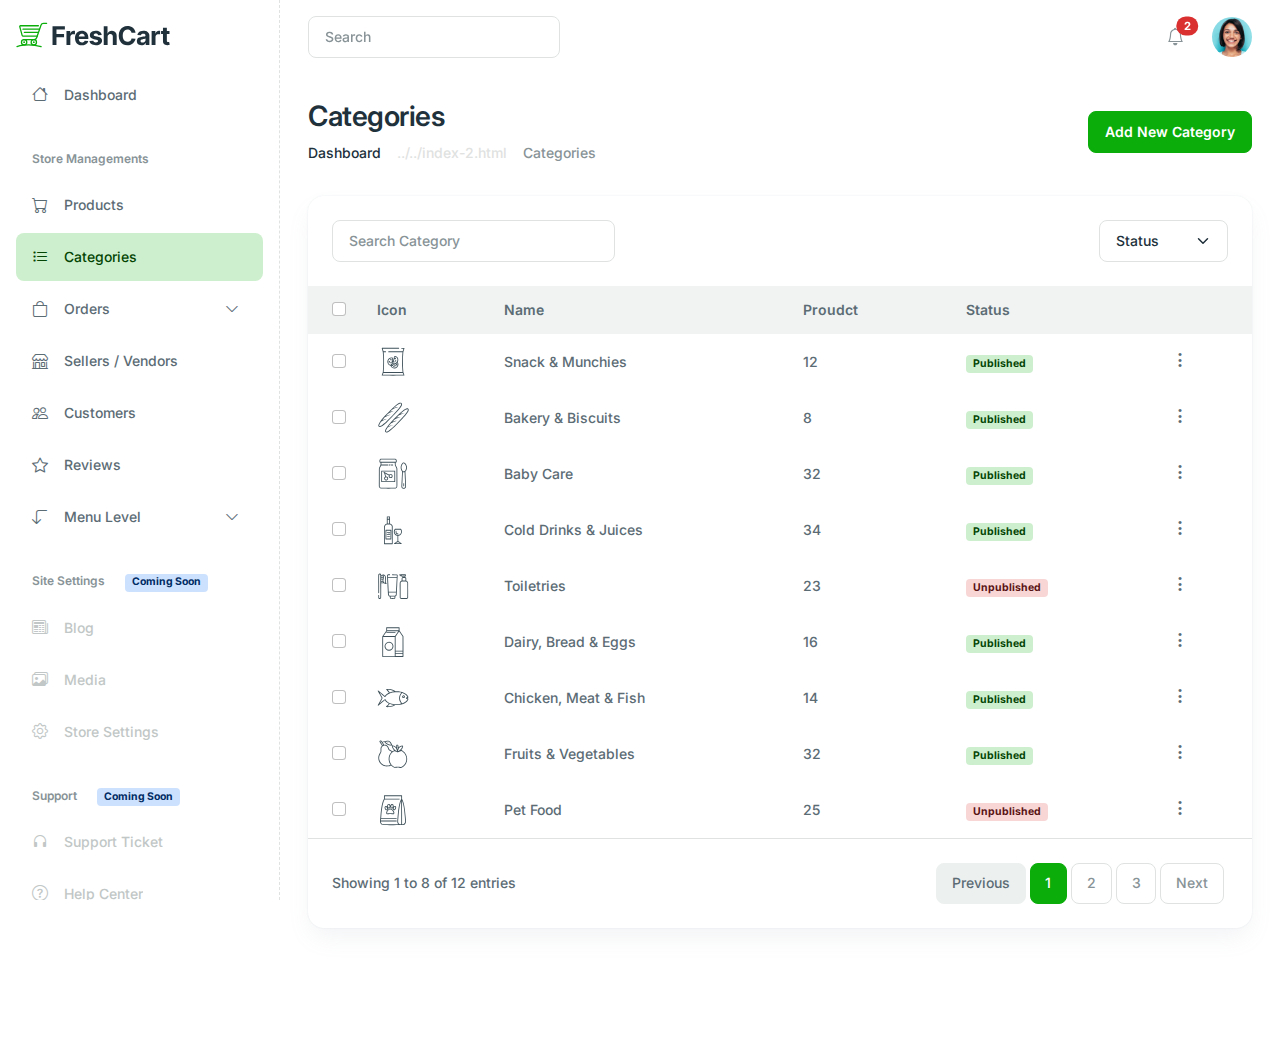
<file: dashboard/categories.html>
<!DOCTYPE html>
<html lang="en">


<!-- Mirrored from freshcart.codescandy.com/dashboard/categories.html by HTTrack Website Copier/3.x [XR&CO'2014], Fri, 31 Mar 2023 10:11:08 GMT -->
<head>
  <!-- Required meta tags -->
<meta charset="utf-8">
<meta name="viewport" content="width=device-width, initial-scale=1, shrink-to-fit=no">
<meta name="description" content="">
<meta content="Codescandy" name="author">

<!-- Google tag (gtag.js) -->
<script async src="https://www.googletagmanager.com/gtag/js?id=G-M8S4MT3EYG"></script>
<script>
  window.dataLayer = window.dataLayer || [];
  function gtag(){dataLayer.push(arguments);}
  gtag('js', new Date());

  gtag('config', 'G-M8S4MT3EYG');
</script>

<!-- Favicon icon-->
<link rel="shortcut icon" type="image/x-icon" href="../assets/images/favicon/favicon.ico">


<!-- Libs CSS -->
<link href="../assets/libs/bootstrap-icons/font/bootstrap-icons.css" rel="stylesheet">
<link href="../assets/libs/feather-webfont/dist/feather-icons.css" rel="stylesheet">
<link href="../assets/libs/simplebar/dist/simplebar.min.css" rel="stylesheet">


<!-- Theme CSS -->
<link rel="stylesheet" href="../assets/css/theme.min.css">


  <title>Dashboard</title>
</head>

<body>

  <!-- main wrapper -->
  <nav class="navbar navbar-expand-lg navbar-glass">
    <div class="container-fluid">
        <div class="d-flex justify-content-between align-items-center w-100">
            <div class="d-flex align-items-center">

                <a class="text-inherit d-block d-xl-none me-4" data-bs-toggle="offcanvas" href="#offcanvasExample" role="button"
                aria-controls="offcanvasExample">
                <svg xmlns="http://www.w3.org/2000/svg" width="32" height="32" fill="currentColor" class="bi bi-text-indent-right" viewBox="0 0 16 16">
                    <path d="M2 3.5a.5.5 0 0 1 .5-.5h11a.5.5 0 0 1 0 1h-11a.5.5 0 0 1-.5-.5zm10.646 2.146a.5.5 0 0 1 .708.708L11.707 8l1.647 1.646a.5.5 0 0 1-.708.708l-2-2a.5.5 0 0 1 0-.708l2-2zM2 6.5a.5.5 0 0 1 .5-.5h6a.5.5 0 0 1 0 1h-6a.5.5 0 0 1-.5-.5zm0 3a.5.5 0 0 1 .5-.5h6a.5.5 0 0 1 0 1h-6a.5.5 0 0 1-.5-.5zm0 3a.5.5 0 0 1 .5-.5h11a.5.5 0 0 1 0 1h-11a.5.5 0 0 1-.5-.5z"/>
                  </svg>
            </a>

                <form role="search">
                    <input class="form-control" type="search" placeholder="Search" aria-label="Search">

                </form>
            </div>
            <div>
                <ul class="list-unstyled d-flex align-items-center mb-0 ms-5 ms-lg-0">

                    <li class="dropdown ">
                        <a class="position-relative btn-icon btn-ghost-secondary btn rounded-circle" href="#" role="button"
                            data-bs-toggle="dropdown" aria-expanded="false">
                            <i class="bi bi-bell fs-5"></i>
                            <span
                                class="position-absolute top-0 start-100 translate-middle badge rounded-pill bg-danger mt-2 ms-n2">
                                2
                                <span class="visually-hidden">unread messages</span>
                            </span>
                        </a>
                        <div class="dropdown-menu dropdown-menu-end dropdown-menu-lg p-0 border-0 ">
                            <div class="border-bottom p-5 d-flex
              justify-content-between align-items-center">
              <div>
                                <h5 class="mb-1">Notifications</h5>
                                <p class="mb-0 small">You have 2 unread messages</p>
                            </div>
                                <a href="#!" class="text-muted">
                                    <a href="#" class="btn btn-ghost-secondary btn-icon rounded-circle" data-bs-toggle="tooltip" data-bs-placement="bottom" data-bs-title="Mark all as read">
                                        <svg xmlns="http://www.w3.org/2000/svg" width="14" height="14" fill="currentColor" class="bi bi-check2-all text-success" viewBox="0 0 16 16">
                                            <path d="M12.354 4.354a.5.5 0 0 0-.708-.708L5 10.293 1.854 7.146a.5.5 0 1 0-.708.708l3.5 3.5a.5.5 0 0 0 .708 0l7-7zm-4.208 7-.896-.897.707-.707.543.543 6.646-6.647a.5.5 0 0 1 .708.708l-7 7a.5.5 0 0 1-.708 0z"/>
                                            <path d="m5.354 7.146.896.897-.707.707-.897-.896a.5.5 0 1 1 .708-.708z"/>
                                          </svg>
                                        </a>
                                </a>
                            </div>
                            <div data-simplebar style="height: 250px;">
                                <!-- List group -->
                                <ul class="list-group list-group-flush notification-list-scroll fs-6">
                                    <!-- List group item -->
                                    <li class="list-group-item px-5 py-4 list-group-item-action active">
                                        <a href="#!" class="text-muted">
                                            <div class="d-flex">
                                           <img src="../assets/images/avatar/avatar-1.jpg" alt="" class="avatar avatar-md rounded-circle ">
                                           <div class="ms-4">
                                           <p class="mb-1">
                                                <span class="text-dark">Your order is placed</span> waiting for shipping
                                            </p>
                                           <span><svg xmlns="http://www.w3.org/2000/svg" width="12" height="12" fill="currentColor" class="bi bi-clock text-muted" viewBox="0 0 16 16">
                                            <path d="M8 3.5a.5.5 0 0 0-1 0V9a.5.5 0 0 0 .252.434l3.5 2a.5.5 0 0 0 .496-.868L8 8.71V3.5z"/>
                                            <path d="M8 16A8 8 0 1 0 8 0a8 8 0 0 0 0 16zm7-8A7 7 0 1 1 1 8a7 7 0 0 1 14 0z"/>
                                          </svg><small class="ms-2">1 minute ago</small></span>
                                        </div>
                                            </div>
                                        </a>



                                    </li>
                                    <li class="list-group-item  px-5 py-4 list-group-item-action">
                                        <a href="#!" class="text-muted">
                                            <div class="d-flex">
                                           <img src="../assets/images/avatar/avatar-5.jpg" alt="" class="avatar avatar-md rounded-circle ">
                                           <div class="ms-4">
                                           <p class="mb-1">
                                                <span class="text-dark">Jitu Chauhan </span> answered to your pending order list with notes
                                            </p>
                                           <span><svg xmlns="http://www.w3.org/2000/svg" width="12" height="12" fill="currentColor" class="bi bi-clock text-muted" viewBox="0 0 16 16">
                                            <path d="M8 3.5a.5.5 0 0 0-1 0V9a.5.5 0 0 0 .252.434l3.5 2a.5.5 0 0 0 .496-.868L8 8.71V3.5z"/>
                                            <path d="M8 16A8 8 0 1 0 8 0a8 8 0 0 0 0 16zm7-8A7 7 0 1 1 1 8a7 7 0 0 1 14 0z"/>
                                          </svg><small class="ms-2">2 days ago</small></span>
                                        </div>
                                            </div>
                                        </a>



                                    </li>
                                    <li class="list-group-item px-5 py-4 list-group-item-action">
                                        <a href="#!" class="text-muted">
                                            <div class="d-flex">
                                           <img src="../assets/images/avatar/avatar-2.jpg" alt="" class="avatar avatar-md rounded-circle ">
                                           <div class="ms-4">
                                           <p class="mb-1">
                                                <span class="text-dark">You have new messages</span> 2 unread messages
                                            </p>
                                           <span><svg xmlns="http://www.w3.org/2000/svg" width="12" height="12" fill="currentColor" class="bi bi-clock text-muted" viewBox="0 0 16 16">
                                            <path d="M8 3.5a.5.5 0 0 0-1 0V9a.5.5 0 0 0 .252.434l3.5 2a.5.5 0 0 0 .496-.868L8 8.71V3.5z"/>
                                            <path d="M8 16A8 8 0 1 0 8 0a8 8 0 0 0 0 16zm7-8A7 7 0 1 1 1 8a7 7 0 0 1 14 0z"/>
                                          </svg><small class="ms-2">3 days ago</small></span>
                                        </div>
                                            </div>
                                        </a>



                                    </li>

                                </ul>
                            </div>
                            <div class="border-top px-5 py-4 text-center">
                                <a href="#!" class=" ">
                                    View All
                                </a>
                            </div>
                        </div>

        </li>
        <li class="dropdown ms-4">
            <a href="#" role="button" data-bs-toggle="dropdown" aria-expanded="false">
                <img src="../assets/images/avatar/avatar-1.jpg" alt="" class="avatar avatar-md rounded-circle">
            </a>

            <div class="dropdown-menu dropdown-menu-end p-0">



                    <div class="lh-1 px-5 py-4 border-bottom">
                        <h5 class="mb-1 h6">FreshCart Admin</h5>
                        <small>admindemo@email.com</small>
                    </div>



                <ul class="list-unstyled px-2 py-3">

                    <li>
                        <a class="dropdown-item" href="#!">
                           Home
                        </a>
                    </li>
                    <li>
                        <a class="dropdown-item" href="#!">
                        Profile
                        </a>


                    </li>


                    <li>
                        <a class="dropdown-item" href="#!">

                           Settings
                        </a>
                    </li>

                </ul>
                <div class="border-top px-5 py-3">

                    <a href="#">Log Out</a>
                </div>



            </div>

        </li>
        </ul>

    </div>

    </div>
    </div>
</nav>

  <div class="main-wrapper">
    <!-- navbar vertical -->
    
            <nav class="navbar-vertical-nav d-none d-xl-block ">
                <div class="navbar-vertical">
                                <div class="px-4 py-5">
                                    <a href="../index.html" class="navbar-brand">
                                        <img src="../assets/images/logo/freshcart-logo.svg" alt="">
                                    </a>
                                </div>
                                <div class="navbar-vertical-content flex-grow-1" data-simplebar="">
                                    <ul class="navbar-nav flex-column" id="sideNavbar">

                                        <li class="nav-item ">
                                            <a class="nav-link " href="index.html" >
                                                <div class="d-flex align-items-center">
                                                    <span class="nav-link-icon"> <i class="bi bi-house"></i></span>
                                                    <span class="nav-link-text">Dashboard</span>
                                                </div>
                                            </a>
                                        </li>
                                        <li class="nav-item mt-6 mb-3">
                                            <span class="nav-label">Store Managements</span></li>
                                        <li class="nav-item ">
                                            <a class="nav-link "  href="products.html">
                                                <div class="d-flex align-items-center">
                                                    <span class="nav-link-icon"> <i class="bi bi-cart"></i></span>
                                                    <span class="nav-link-text">Products</span>
                                                </div>
                                            </a>
                                        </li>
                                        <li class="nav-item ">
                                            <a class="nav-link  active " href="categories.html">
                                                <div class="d-flex align-items-center">
                                                    <span class="nav-link-icon"> <i class="bi bi-list-task"></i></span>
                                                    <span class="nav-link-text">Categories</span>
                                                </div>
                                            </a>
                                        </li>
                                        <li class="nav-item">
                                            <a class="nav-link   collapsed " href="#"
                                                data-bs-toggle="collapse" data-bs-target="#navCategoriesOrders" aria-expanded="false"
                                                aria-controls="navCategoriesOrders">
                                                <div class="d-flex align-items-center">
                                                    <span class="nav-link-icon"> <i class="bi bi-bag"></i></span>
                                                    <span class="nav-link-text">Orders</span>
                                                </div>
                                            </a>
                                            <div id="navCategoriesOrders" class="collapse "
                                                data-bs-parent="#sideNavbar">
                                                <ul class="nav flex-column">
                                                    <li class="nav-item ">
                                                        <a class="nav-link "
                                                            href="order-list.html">
                                                            List
                                                        </a>
                                                    </li>
                                                    <!-- Nav item -->
                                                    <li class="nav-item ">
                                                        <a class="nav-link "
                                                            href="order-single.html">
                                                            Single

                                                        </a>
                                                    </li>
                                                </ul>
                                            </div>
                                        </li>

                                        <li class="nav-item ">
                                            <a class="nav-link " href="vendor-grid.html">
                                                <div class="d-flex align-items-center">
                                                    <span class="nav-link-icon"> <i class="bi bi-shop"></i></span>
                                                    <span class="nav-link-text">Sellers / Vendors</span>
                                                </div>
                                            </a>
                                        </li>
                                        <li class="nav-item ">
                                            <a class="nav-link " href="customers.html">
                                                <div class="d-flex align-items-center">
                                                    <span class="nav-link-icon"> <i class="bi bi-people"></i></span>
                                                    <span class="nav-link-text">Customers</span>
                                                </div>
                                            </a>
                                        </li>
                                        <li class="nav-item ">
                                            <a class="nav-link " href="reviews.html">
                                                <div class="d-flex align-items-center">
                                                    <span class="nav-link-icon"> <i class="bi bi-star"></i></span>
                                                    <span class="nav-link-text">Reviews</span>
                                                </div>
                                            </a>
                                        </li>
                                         <!-- Nav item -->
 <li class="nav-item">
    <a class="nav-link  collapsed " href="#"
        data-bs-toggle="collapse" data-bs-target="#navMenuLevelFirst" aria-expanded="false"
        aria-controls="navMenuLevelFirst">
        <span class="nav-link-icon"><i class=" bi bi-arrow-90deg-down"></i></span>
        <span class="nav-link-text">Menu Level</span>
    </a>
    <div id="navMenuLevelFirst" class="collapse "
        data-bs-parent="#sideNavbar">
        <ul class="nav flex-column">
            <li class="nav-item">
                <a class="nav-link " href="#"
                    data-bs-toggle="collapse" data-bs-target="#navMenuLevelSecond1" aria-expanded="false"
                    aria-controls="navMenuLevelSecond1">
                    Two Level
                </a>
                <div id="navMenuLevelSecond1" class="collapse" data-bs-parent="#navMenuLevel">
                    <ul class="nav flex-column">
                        <li class="nav-item">
                            <a class="nav-link "
                                href="#">NavItem 1</a>
                        </li>
                        <li class="nav-item">
                            <a class="nav-link "
                                href="#">NavItem 2</a>
                        </li>
                    </ul>
                </div>
            </li>
            <li class="nav-item">
                <a class="nav-link  collapsed  " href="#"
                    data-bs-toggle="collapse" data-bs-target="#navMenuLevelThreeOne1" aria-expanded="false"
                    aria-controls="navMenuLevelThreeOne1">
                    Three Level
                </a>
                <div id="navMenuLevelThreeOne1"
                    class="collapse "
                    data-bs-parent="#navMenuLevel">
                    <ul class="nav flex-column">
                        <li class="nav-item">
                            <a class="nav-link  collapsed "
                                href="#" data-bs-toggle="collapse" data-bs-target="#navMenuLevelThreeTwo"
                                aria-expanded="false" aria-controls="navMenuLevelThreeTwo">
                                NavItem 1
                            </a>
                            <div id="navMenuLevelThreeTwo"
                                class="collapse collapse "
                                data-bs-parent="#navMenuLevelThree">
                                <ul class="nav flex-column">
                                    <li class="nav-item">
                                        <a class="nav-link "
                                            href="#">
                                            NavChild Item 1
                                        </a>
                                    </li>
                                </ul>
                            </div>
                        </li>
                        <li class="nav-item">
                            <a class="nav-link " href="#">Nav
                                Item 2</a>
                        </li>
                    </ul>
                </div>
            </li>
        </ul>
    </div>
</li>

                                        <li class="nav-item mt-6 mb-3">
                                            <span class="nav-label">Site Settings</span> <span class="badge bg-light-info text-dark-info">Coming Soon</span></li>
                                        <li class="nav-item ">
                                            <a class="nav-link disabled" href="#!">
                                                <div class="d-flex align-items-center">
                                                    <span class="nav-link-icon"> <i class="bi bi-newspaper"></i></span>
                                                    <span class="nav-link-text">Blog</span>
                                                </div>
                                            </a>
                                        </li>
                                        <li class="nav-item ">
                                            <a class="nav-link disabled" href="#!">
                                                <div class="d-flex align-items-center">
                                                    <span class="nav-link-icon"> <i class="bi bi-images"></i></span>
                                                    <span class="nav-link-text">Media</span>
                                                </div>
                                            </a>
                                        </li>
                                        <li class="nav-item ">
                                            <a class="nav-link disabled" href="#!">
                                                <div class="d-flex align-items-center">
                                                    <span class="nav-link-icon"> <i class="bi bi-gear"></i></span>
                                                    <span class="nav-link-text">Store Settings</span>
                                                </div>
                                            </a>
                                        </li>

                                        <li class="nav-item mt-6 mb-3">
                                            <span class="nav-label">Support</span> <span class="badge bg-light-info text-dark-info">Coming Soon</span></li>
                                        <li class="nav-item ">
                                            <a class="nav-link disabled" href="#!">
                                                <div class="d-flex align-items-center">
                                                    <span class="nav-link-icon"> <i class="bi bi-headphones"></i></span>
                                                    <span class="nav-link-text">Support Ticket</span>
                                                </div>
                                            </a>
                                        </li>
                                        <li class="nav-item ">
                                            <a class="nav-link disabled" href="#">
                                                <div class="d-flex align-items-center">
                                                    <span class="nav-link-icon"> <i class="bi bi-question-circle"></i></span>
                                                    <span class="nav-link-text">Help Center</span>
                                                </div>
                                            </a>
                                        </li>
                                        <li class="nav-item ">
                                            <a class="nav-link disabled" href="#!">
                                                <div class="d-flex align-items-center">
                                                    <span class="nav-link-icon"> <i class="bi bi-infinity"></i></span>
                                                    <span class="nav-link-text">How FreshCart Works</span>
                                                </div>
                                            </a>
                                        </li>

                                        <li class="nav-item mt-6 mb-3">
                                            <span class="nav-label">Our Apps</span></li>
                                        <li class="nav-item ">
                                            <a class="nav-link disabled" href="#!">
                                                <div class="d-flex align-items-center">
                                                    <span class="nav-link-icon"> <i class="bi bi-apple"></i></span>
                                                    <span class="nav-link-text">Apple Store</span>
                                                </div>
                                            </a>
                                        </li>
                                        <li class="nav-item ">
                                            <a class="nav-link disabled" href="#!">
                                                <div class="d-flex align-items-center">
                                                    <span class="nav-link-icon"> <i class="bi bi-google-play"></i></span>
                                                    <span class="nav-link-text">Google Play Store</span>
                                                </div>
                                            </a>
                                        </li>


                                    </ul>
                                </div>
                            </div>
                            </nav>

                            <nav class="navbar-vertical-nav offcanvas offcanvas-start navbar-offcanvac" tabindex="-1" id="offcanvasExample" >
                                <div class="navbar-vertical">
                                                <div class="px-4 py-5 d-flex justify-content-between align-items-center">
                                                    <a href="../index.html" class="navbar-brand">
                                                        <img src="../assets/images/logo/freshcart-logo.svg" alt="">
                                                    </a>
                                                    <button type="button" class="btn-close" data-bs-dismiss="offcanvas" aria-label="Close"></button>
                                                </div>
                                                <div class="navbar-vertical-content flex-grow-1" data-simplebar="">
                                                    <ul class="navbar-nav flex-column">
                                                        <li class="nav-item ">
                                                            <a class="nav-link " href="index.html" >
                                                                <div class="d-flex align-items-center">
                                                                    <span class="nav-link-icon"> <i class="bi bi-house"></i></span>
                                                                    <span>Dashboard</span>
                                                                </div>
                                                            </a>
                                                        </li>
                                                        <li class="nav-item mt-6 mb-3">
                                                            <span class="nav-label">Store Managements</span></li>
                                                        <li class="nav-item ">
                                                            <a class="nav-link "  href="products.html">
                                                                <div class="d-flex align-items-center">
                                                                    <span class="nav-link-icon"> <i class="bi bi-cart"></i></span>
                                                                    <span class="nav-link-text">Products</span>
                                                                </div>
                                                            </a>
                                                        </li>
                                                        <li class="nav-item ">
                                                            <a class="nav-link  active " href="categories.html">
                                                                <div class="d-flex align-items-center">
                                                                    <span class="nav-link-icon"> <i class="bi bi-list-task"></i></span>
                                                                    <span class="nav-link-text">Categories</span>
                                                                </div>
                                                            </a>
                                                        </li>
                                                        <li class="nav-item">
                                                            <a class="nav-link   collapsed " href="#"
                                                                data-bs-toggle="collapse" data-bs-target="#navOrders" aria-expanded="false"
                                                                aria-controls="navOrders">
                                                                <div class="d-flex align-items-center">
                                                                    <span class="nav-link-icon"> <i class="bi bi-bag"></i></span>
                                                                    <span class="nav-link-text">Orders</span>
                                                                </div>
                                                            </a>
                                                            <div id="navOrders" class="collapse "
                                                                data-bs-parent="#sideNavbar">
                                                                <ul class="nav flex-column">
                                                                    <li class="nav-item ">
                                                                        <a class="nav-link "
                                                                            href="order-list.html">
                                                                            List
                                                                        </a>
                                                                    </li>
                                                                    <!-- Nav item -->
                                                                    <li class="nav-item ">
                                                                        <a class="nav-link "
                                                                            href="order-single.html">
                                                                            Single

                                                                        </a>
                                                                    </li>
                                                                </ul>
                                                            </div>
                                                        </li>
                                                        <li class="nav-item ">
                                                            <a class="nav-link " href="vendor-grid.html">
                                                                <div class="d-flex align-items-center">
                                                                    <span class="nav-link-icon"> <i class="bi bi-shop"></i></span>
                                                                    <span class="nav-link-text">Sellers / Vendors</span>
                                                                </div>
                                                            </a>
                                                        </li>
                                                        <li class="nav-item ">
                                                            <a class="nav-link " href="customers.html">
                                                                <div class="d-flex align-items-center">
                                                                    <span class="nav-link-icon"> <i class="bi bi-people"></i></span>
                                                                    <span class="nav-link-text">Customers</span>
                                                                </div>
                                                            </a>
                                                        </li>
                                                        <li class="nav-item ">
                                                            <a class="nav-link " href="reviews.html">
                                                                <div class="d-flex align-items-center">
                                                                    <span class="nav-link-icon"> <i class="bi bi-star"></i></span>
                                                                    <span class="nav-link-text">Reviews</span>
                                                                </div>
                                                            </a>
                                                        </li>
                                                        <li class="nav-item mt-6 mb-3">
                                                            <span class="nav-label">Site Settings</span> <span class="badge bg-light-info text-dark-info">Coming Soon</span></li>
                                                        <li class="nav-item ">
                                                            <a class="nav-link disabled" href="#!">
                                                                <div class="d-flex align-items-center">
                                                                    <span class="nav-link-icon"> <i class="bi bi-newspaper"></i></span>
                                                                    <span class="nav-link-text">Blog</span>
                                                                </div>
                                                            </a>
                                                        </li>
                                                        <li class="nav-item ">
                                                            <a class="nav-link disabled" href="#">
                                                                <div class="d-flex align-items-center">
                                                                    <span class="nav-link-icon"> <i class="bi bi-images"></i></span>
                                                                    <span class="nav-link-text">Media</span>
                                                                </div>
                                                            </a>
                                                        </li>
                                                        <li class="nav-item ">
                                                            <a class="nav-link disabled" href="#!">
                                                                <div class="d-flex align-items-center">
                                                                    <span class="nav-link-icon"> <i class="bi bi-gear"></i></span>
                                                                    <span class="nav-link-text">Store Settings</span>
                                                                </div>
                                                            </a>
                                                        </li>
                                                        <li class="nav-item mt-6 mb-3">
                                                            <span class="nav-label">Support</span> <span class="badge bg-light-info text-dark-info">Coming Soon</span></li>
                                                        <li class="nav-item ">
                                                            <a class="nav-link disabled" href="#!">
                                                                <div class="d-flex align-items-center">
                                                                    <span class="nav-link-icon"> <i class="bi bi-headphones"></i></span>
                                                                    <span class="nav-link-text">Support Ticket</span>
                                                                </div>
                                                            </a>
                                                        </li>
                                                        <li class="nav-item ">
                                                            <a class="nav-link disabled" href="#">
                                                                <div class="d-flex align-items-center">
                                                                    <span class="nav-link-icon"> <i class="bi bi-question-circle"></i></span>
                                                                    <span class="nav-link-text">Help Center</span>
                                                                </div>
                                                            </a>
                                                        </li>
                                                        <li class="nav-item ">
                                                            <a class="nav-link disabled" href="#!">
                                                                <div class="d-flex align-items-center">
                                                                    <span class="nav-link-icon"> <i class="bi bi-infinity"></i></span>
                                                                    <span class="nav-link-text">How FreshCart Works</span>
                                                                </div>
                                                            </a>
                                                        </li>

                                                        <li class="nav-item mt-6 mb-3">
                                                            <span class="nav-label">Our Apps</span></li>
                                                        <li class="nav-item ">
                                                            <a class="nav-link disabled" href="#!">
                                                                <div class="d-flex align-items-center">
                                                                    <span class="nav-link-icon"> <i class="bi bi-apple"></i></span>
                                                                    <span class="nav-link-text">Apple Store</span>
                                                                </div>
                                                            </a>
                                                        </li>
                                                        <li class="nav-item ">
                                                            <a class="nav-link disabled" href="#!">
                                                                <div class="d-flex align-items-center">
                                                                    <span class="nav-link-icon"> <i class="bi bi-google-play"></i></span>
                                                                    <span class="nav-link-text">Google Play Store</span>
                                                                </div>
                                                            </a>
                                                        </li>
                                                        <li id="navMenuLevel" class="collapse "
                                                        data-bs-parent="#sideNavbar">
                                                        <ul class="nav flex-column">
                                                            <li class="nav-item">
                                                                <a class="nav-link " href="#"
                                                                    data-bs-toggle="collapse" data-bs-target="#navMenuLevelSecond2" aria-expanded="false"
                                                                    aria-controls="navMenuLevelSecond2">
                                                                    Two Level
                                                                </a>
                                                                <div id="navMenuLevelSecond2" class="collapse" data-bs-parent="#navMenuLevel">
                                                                    <ul class="nav flex-column">
                                                                        <li class="nav-item">
                                                                            <a class="nav-link "
                                                                                href="#">NavItem 1</a>
                                                                        </li>
                                                                        <li class="nav-item">
                                                                            <a class="nav-link "
                                                                                href="#">NavItem 2</a>
                                                                        </li>
                                                                    </ul>
                                                                </div>
                                                            </li>
                                                            <li class="nav-item">
                                                                <a class="nav-link  collapsed  " href="#"
                                                                    data-bs-toggle="collapse" data-bs-target="#navMenuLevelThree2" aria-expanded="false"
                                                                    aria-controls="navMenuLevelThree2">
                                                                    Three Level
                                                                </a>
                                                                <div id="navMenuLevelThree2"
                                                                    class="collapse "
                                                                    data-bs-parent="#navMenuLevel">
                                                                    <ul class="nav flex-column">
                                                                        <li class="nav-item">
                                                                            <a class="nav-link  collapsed "
                                                                                href="#" data-bs-toggle="collapse" data-bs-target="#navMenuLevelThree3"
                                                                                aria-expanded="false" aria-controls="navMenuLevelThree3">
                                                                                NavItem 1
                                                                            </a>
                                                                            <div id="navMenuLevelThree3"
                                                                                class="collapse collapse "
                                                                                data-bs-parent="#navMenuLevelThree">
                                                                                <ul class="nav flex-column">
                                                                                    <li class="nav-item">
                                                                                        <a class="nav-link "
                                                                                            href="#">
                                                                                            NavChild Item 1
                                                                                        </a>
                                                                                    </li>
                                                                                </ul>
                                                                            </div>
                                                                        </li>
                                                                        <li class="nav-item">
                                                                            <a class="nav-link " href="#">Nav
                                                                                Item 2</a>
                                                                        </li>
                                                                    </ul>
                                                                </div>
                                                            </li>
                                                        </ul>
                                                    </li>


                                                    </ul>
                                                </div>
                                            </div>

                                            </nav>
    

    <!-- main -->
    <main class="main-content-wrapper">
      <div class="container">
        <!-- row -->
        <div class="row mb-8">
          <div class="col-md-12">
            <div class="d-md-flex justify-content-between align-items-center">
              <!-- pageheader -->
              <div>
                <h2>Categories</h2>
                 <!-- breacrumb -->
                 <nav aria-label="breadcrumb">
                  <ol class="breadcrumb mb-0">
                    <li class="breadcrumb-item"><a href="#" class="text-inherit">Dashboard</a></li>
                    <li class="breadcrumb-item active" aria-current="page">Categories</li>
                  </ol>
                </nav>
              </div>
              <!-- button -->
              <div>
                <a href="add-category.html" class="btn btn-primary">Add New Category</a>
              </div>
            </div>
          </div>
        </div>
        <div class="row ">
          <div class="col-xl-12 col-12 mb-5">
            <!-- card -->
            <div class="card h-100 card-lg">
              <div class=" px-6 py-6 ">
                <div class="row justify-content-between">
                  <div class="col-lg-4 col-md-6 col-12 mb-2 mb-md-0">
                    <!-- form -->
                    <form class="d-flex" role="search">
                      <input class="form-control" type="search" placeholder="Search Category" aria-label="Search">
                    </form>
                  </div>
                  <!-- select option -->
                  <div class="col-xl-2 col-md-4 col-12">
                    <select class="form-select">
                      <option selected>Status</option>
                      <option value="Published">Published</option>
                      <option value="Unpublished">Unpublished</option>
                    </select>
                  </div>
                </div>
              </div>
              <!-- card body -->
              <div class="card-body p-0">
                <!-- table -->
                <div class="table-responsive ">
                  <table class="table table-centered table-hover mb-0 text-nowrap table-borderless table-with-checkbox">
                    <thead class="bg-light">
                      <tr>
                        <th>
                          <div class="form-check">
                            <input class="form-check-input" type="checkbox" value="" id="checkAll">
                            <label class="form-check-label" for="checkAll">

                            </label>
                          </div>
                        </th>
                        <th>Icon</th>
                        <th> Name</th>
                        <th>Proudct</th>
                        <th>Status</th>

                        <th></th>
                      </tr>
                    </thead>
                    <tbody>
                      <tr>

                        <td>
                          <div class="form-check">
                            <input class="form-check-input" type="checkbox" value="" id="categoryOne">
                            <label class="form-check-label" for="categoryOne">

                            </label>
                          </div>
                        </td>
                        <td>
                          <a href="#!"> <img src="../assets/images/icons/snacks.svg" alt=""
                              class="icon-shape icon-sm"></a>
                        </td>
                        <td><a href="#" class="text-reset">Snack & Munchies</a></td>
                        <td>12</td>

                        <td>
                          <span class="badge bg-light-primary text-dark-primary">Published</span>
                        </td>

                        <td>
                          <div class="dropdown">
                            <a href="#" class="text-reset" data-bs-toggle="dropdown" aria-expanded="false">
                              <i class="feather-icon icon-more-vertical fs-5"></i>
                            </a>
                            <ul class="dropdown-menu">
                              <li><a class="dropdown-item" href="#"><i class="bi bi-trash me-3"></i>Delete</a></li>
                              <li><a class="dropdown-item" href="#"><i class="bi bi-pencil-square me-3 "></i>Edit</a>
                              </li>
                            </ul>
                          </div>
                        </td>
                      </tr>
                      <tr>

                        <td>
                          <div class="form-check">
                            <input class="form-check-input" type="checkbox" value="" id="categoryTwo">
                            <label class="form-check-label" for="categoryTwo">

                            </label>
                          </div>
                        </td>
                        <td>
                          <a href="#!"> <img src="../assets/images/icons/bakery.svg" alt=""
                              class="icon-shape icon-sm"></a>
                        </td>
                        <td><a href="#" class="text-reset">Bakery & Biscuits</a></td>
                        <td>8</td>

                        <td>
                          <span class="badge bg-light-primary text-dark-primary">Published</span>
                        </td>

                        <td>
                          <div class="dropdown">
                            <a href="#" class="text-reset" data-bs-toggle="dropdown" aria-expanded="false">
                              <i class="feather-icon icon-more-vertical fs-5"></i>
                            </a>
                            <ul class="dropdown-menu">
                              <li><a class="dropdown-item" href="#"><i class="bi bi-trash me-3"></i>Delete</a></li>
                              <li><a class="dropdown-item" href="#"><i class="bi bi-pencil-square me-3 "></i>Edit</a>
                              </li>
                            </ul>
                          </div>
                        </td>
                      </tr>
                      <tr>

                        <td>
                          <div class="form-check">
                            <input class="form-check-input" type="checkbox" value="" id="categoryThree">
                            <label class="form-check-label" for="categoryThree">

                            </label>
                          </div>
                        </td>
                        <td>
                          <a href="#!"> <img src="../assets/images/icons/baby-food.svg" alt=""
                              class="icon-shape icon-sm"></a>
                        </td>
                        <td><a href="#" class="text-reset">Baby Care</a></td>
                        <td>32</td>

                        <td>
                          <span class="badge bg-light-primary text-dark-primary">Published</span>
                        </td>

                        <td>
                          <div class="dropdown">
                            <a href="#" class="text-reset" data-bs-toggle="dropdown" aria-expanded="false">
                              <i class="feather-icon icon-more-vertical fs-5"></i>
                            </a>
                            <ul class="dropdown-menu">
                              <li><a class="dropdown-item" href="#"><i class="bi bi-trash me-3"></i>Delete</a></li>
                              <li><a class="dropdown-item" href="#"><i class="bi bi-pencil-square me-3 "></i>Edit</a>
                              </li>
                            </ul>
                          </div>
                        </td>
                      </tr>
                      <tr>

                        <td>
                          <div class="form-check">
                            <input class="form-check-input" type="checkbox" value="" id="categoryFour">
                            <label class="form-check-label" for="categoryFour">

                            </label>
                          </div>
                        </td>
                        <td>
                          <a href="#!"> <img src="../assets/images/icons/wine.svg" alt=""
                              class="icon-shape icon-sm"></a>
                        </td>
                        <td><a href="#" class="text-reset">Cold Drinks & Juices</a></td>
                        <td>34</td>

                        <td>
                          <span class="badge bg-light-primary text-dark-primary">Published</span>
                        </td>

                        <td>
                          <div class="dropdown">
                            <a href="#" class="text-reset" data-bs-toggle="dropdown" aria-expanded="false">
                              <i class="feather-icon icon-more-vertical fs-5"></i>
                            </a>
                            <ul class="dropdown-menu">
                              <li><a class="dropdown-item" href="#"><i class="bi bi-trash me-3"></i>Delete</a></li>
                              <li><a class="dropdown-item" href="#"><i class="bi bi-pencil-square me-3 "></i>Edit</a>
                              </li>
                            </ul>
                          </div>
                        </td>
                      </tr>
                      <tr>

                        <td>
                          <div class="form-check">
                            <input class="form-check-input" type="checkbox" value="" id="categoryFive">
                            <label class="form-check-label" for="categoryFive">

                            </label>
                          </div>
                        </td>
                        <td>
                          <a href="#!"> <img src="../assets/images/icons/toiletries.svg" alt=""
                              class="icon-shape icon-sm"></a>
                        </td>
                        <td><a href="#" class="text-reset">Toiletries</a></td>
                        <td>23</td>

                        <td>
                          <span class="badge bg-light-danger text-dark-danger">Unpublished</span>
                        </td>

                        <td>
                          <div class="dropdown">
                            <a href="#" class="text-reset" data-bs-toggle="dropdown" aria-expanded="false">
                              <i class="feather-icon icon-more-vertical fs-5"></i>
                            </a>
                            <ul class="dropdown-menu">
                              <li><a class="dropdown-item" href="#"><i class="bi bi-trash me-3"></i>Delete</a></li>
                              <li><a class="dropdown-item" href="#"><i class="bi bi-pencil-square me-3 "></i>Edit</a>
                              </li>
                            </ul>
                          </div>
                        </td>
                      </tr>
                      <tr>

                        <td>
                          <div class="form-check">
                            <input class="form-check-input" type="checkbox" value="" id="categorySeven">
                            <label class="form-check-label" for="categorySeven">

                            </label>
                          </div>
                        </td>
                        <td>
                          <a href="#!"> <img src="../assets/images/icons/dairy.svg" alt=""
                              class="icon-shape icon-sm"></a>
                        </td>
                        <td><a href="#" class="text-reset">Dairy, Bread & Eggs</a></td>
                        <td>16</td>

                        <td>
                          <span class="badge bg-light-primary text-dark-primary">Published</span>
                        </td>

                        <td>
                          <div class="dropdown">
                            <a href="#" class="text-reset" data-bs-toggle="dropdown" aria-expanded="false">
                              <i class="feather-icon icon-more-vertical fs-5"></i>
                            </a>
                            <ul class="dropdown-menu">
                              <li><a class="dropdown-item" href="#"><i class="bi bi-trash me-3"></i>Delete</a></li>
                              <li><a class="dropdown-item" href="#"><i class="bi bi-pencil-square me-3 "></i>Edit</a>
                              </li>
                            </ul>
                          </div>
                        </td>
                      </tr>
                      <tr>

                        <td>
                          <div class="form-check">
                            <input class="form-check-input" type="checkbox" value="" id="categoryEight">
                            <label class="form-check-label" for="categoryEight">

                            </label>
                          </div>
                        </td>
                        <td>
                          <a href="#!"> <img src="../assets/images/icons/fish.svg" alt=""
                              class="icon-shape icon-sm"></a>
                        </td>
                        <td><a href="#" class="text-reset">Chicken, Meat & Fish</a></td>
                        <td>14</td>

                        <td>
                          <span class="badge bg-light-primary text-dark-primary">Published</span>
                        </td>

                        <td>
                          <div class="dropdown">
                            <a href="#" class="text-reset" data-bs-toggle="dropdown" aria-expanded="false">
                              <i class="feather-icon icon-more-vertical fs-5"></i>
                            </a>
                            <ul class="dropdown-menu">
                              <li><a class="dropdown-item" href="#"><i class="bi bi-trash me-3"></i>Delete</a></li>
                              <li><a class="dropdown-item" href="#"><i class="bi bi-pencil-square me-3 "></i>Edit</a>
                              </li>
                            </ul>
                          </div>
                        </td>
                      </tr>
                      <tr>

                        <td>
                          <div class="form-check">
                            <input class="form-check-input" type="checkbox" value="" id="categoryNine">
                            <label class="form-check-label" for="categoryNine">

                            </label>
                          </div>
                        </td>
                        <td>
                          <a href="#!"> <img src="../assets/images/icons/fruit.svg" alt=""
                              class="icon-shape icon-sm"></a>
                        </td>
                        <td><a href="#" class="text-reset">Fruits & Vegetables</a></td>
                        <td>32</td>

                        <td>
                          <span class="badge bg-light-primary text-dark-primary">Published</span>
                        </td>

                        <td>
                          <div class="dropdown">
                            <a href="#" class="text-reset" data-bs-toggle="dropdown" aria-expanded="false">
                              <i class="feather-icon icon-more-vertical fs-5"></i>
                            </a>
                            <ul class="dropdown-menu">
                              <li><a class="dropdown-item" href="#"><i class="bi bi-trash me-3"></i>Delete</a></li>
                              <li><a class="dropdown-item" href="#"><i class="bi bi-pencil-square me-3 "></i>Edit</a>
                              </li>
                            </ul>
                          </div>
                        </td>
                      </tr>
                      <tr>

                        <td>
                          <div class="form-check">
                            <input class="form-check-input" type="checkbox" value="" id="categoryTen">
                            <label class="form-check-label" for="categoryTen">

                            </label>
                          </div>
                        </td>
                        <td>
                          <a href="#!"> <img src="../assets/images/icons/petfoods.svg" alt=""
                              class="icon-shape icon-sm"></a>
                        </td>
                        <td><a href="#" class="text-reset">Pet Food</a></td>
                        <td>25</td>

                        <td>
                          <span class="badge bg-light-danger text-dark-danger">Unpublished</span>
                        </td>

                        <td>
                          <div class="dropdown">
                            <a href="#" class="text-reset" data-bs-toggle="dropdown" aria-expanded="false">
                              <i class="feather-icon icon-more-vertical fs-5"></i>
                            </a>
                            <ul class="dropdown-menu">
                              <li><a class="dropdown-item" href="#"><i class="bi bi-trash me-3"></i>Delete</a></li>
                              <li><a class="dropdown-item" href="#"><i class="bi bi-pencil-square me-3 "></i>Edit</a>
                              </li>
                            </ul>
                          </div>
                        </td>
                      </tr>
                    </tbody>
                  </table>

                </div>
              </div>
              <div class="border-top d-md-flex justify-content-between align-items-center  px-6 py-6">
                <span>Showing 1 to 8 of 12 entries</span>
                <nav class="mt-2 mt-md-0">
                  <ul class="pagination mb-0 ">
                    <li class="page-item disabled"><a class="page-link " href="#!">Previous</a></li>
                    <li class="page-item"><a class="page-link active" href="#!">1</a></li>
                    <li class="page-item"><a class="page-link" href="#!">2</a></li>
                    <li class="page-item"><a class="page-link" href="#!">3</a></li>
                    <li class="page-item"><a class="page-link" href="#!">Next</a></li>
                  </ul>
                </nav>
              </div>
            </div>
          </div>
        </div>
      </div>
    </main>
  </div>


  <!-- Libs JS -->
<script src="../assets/libs/jquery/dist/jquery.min.js"></script>
<script src="../assets/libs/bootstrap/dist/js/bootstrap.bundle.min.js"></script>
<script src="../assets/libs/simplebar/dist/simplebar.min.js"></script>

<!-- Theme JS -->
<script src="../assets/js/theme.min.js"></script>

</body>


<!-- Mirrored from freshcart.codescandy.com/dashboard/categories.html by HTTrack Website Copier/3.x [XR&CO'2014], Fri, 31 Mar 2023 10:11:11 GMT -->
</html>
</file>
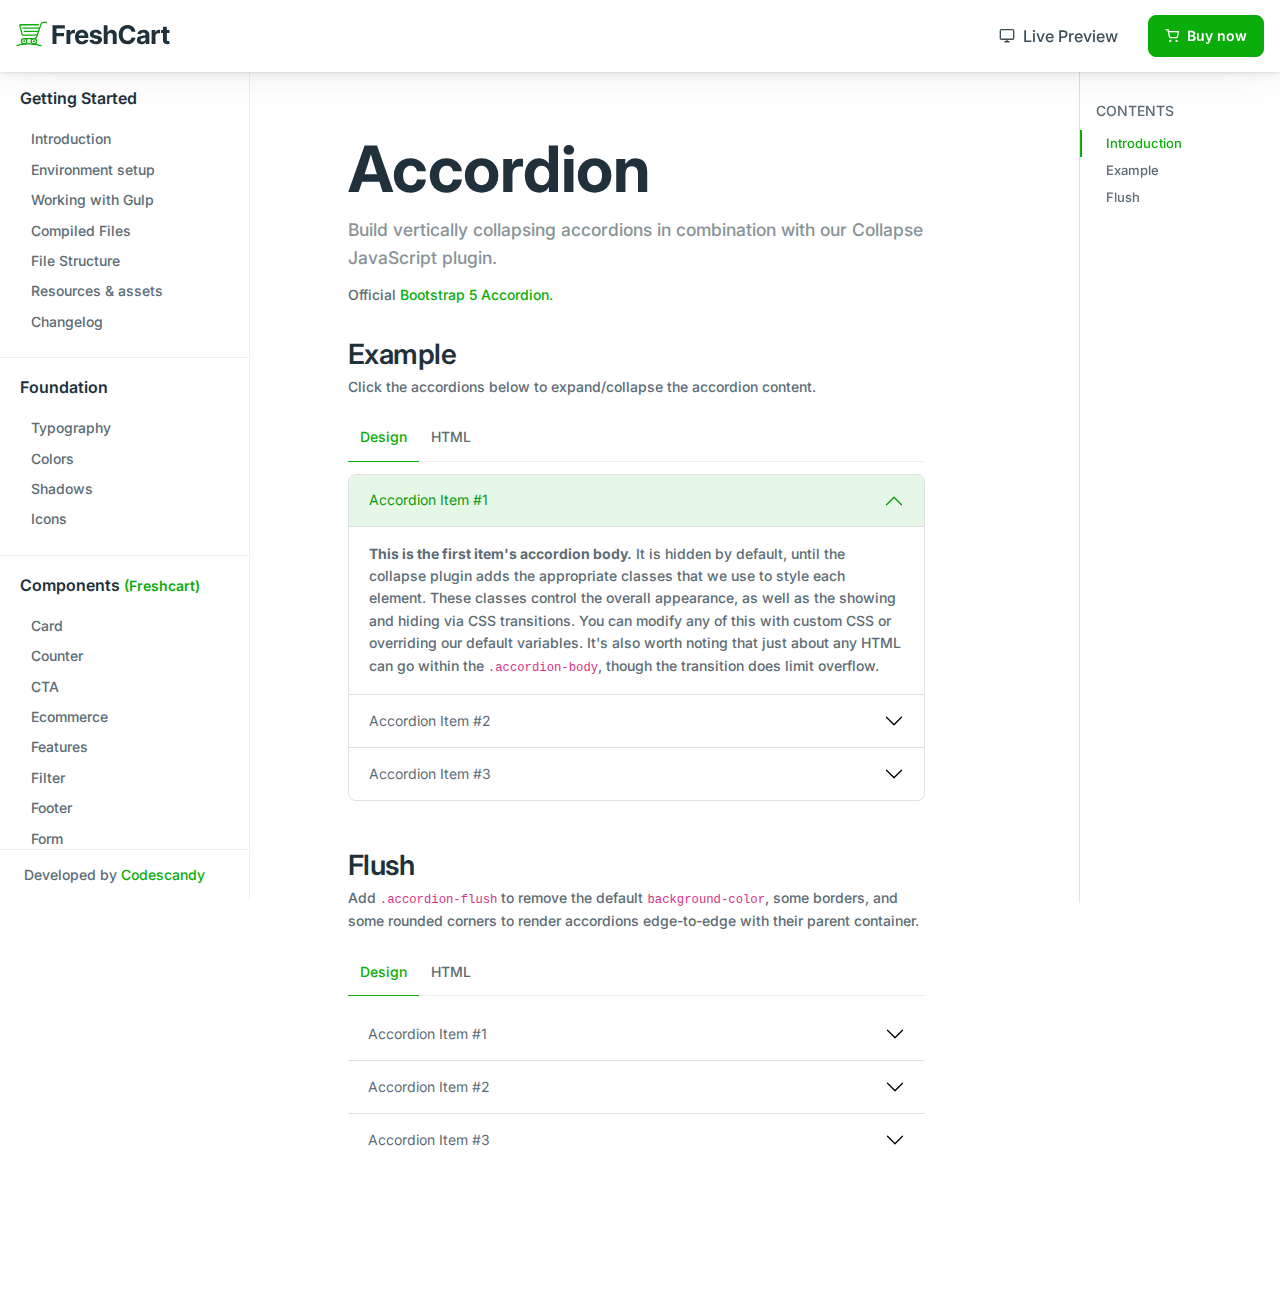
<file: docs/accordions.html>
<!DOCTYPE html>
<html lang="en">


<!-- Mirrored from freshcart.codescandy.com/docs/accordions.html by HTTrack Website Copier/3.x [XR&CO'2014], Fri, 31 Mar 2023 10:11:24 GMT -->
<head>
  <!-- Required meta tags -->
<meta charset="utf-8">
<meta name="viewport" content="width=device-width, initial-scale=1, shrink-to-fit=no">
<meta name="description" content="">
<meta content="Codescandy" name="author">

<!-- Google tag (gtag.js) -->
<script async src="https://www.googletagmanager.com/gtag/js?id=G-M8S4MT3EYG"></script>
<script>
  window.dataLayer = window.dataLayer || [];
  function gtag(){dataLayer.push(arguments);}
  gtag('js', new Date());

  gtag('config', 'G-M8S4MT3EYG');
</script>

<!-- Favicon icon-->
<link rel="shortcut icon" type="image/x-icon" href="../assets/images/favicon/favicon.ico">


<!-- Libs CSS -->
<link href="../assets/libs/bootstrap-icons/font/bootstrap-icons.css" rel="stylesheet">
<link href="../assets/libs/feather-webfont/dist/feather-icons.css" rel="stylesheet">
<link href="../assets/libs/simplebar/dist/simplebar.min.css" rel="stylesheet">


<!-- Theme CSS -->
<link rel="stylesheet" href="../assets/css/theme.min.css">


  <link href="../assets/libs/prismjs/themes/prism-okaidia.min.css" rel="stylesheet">
  <title>Accordion | FreshCart - eCommerce HTML Template</title>
</head>

<body class="bg-white">
  <!-- Main wrapper -->
 <main class="docs-main-wrapper">
    <!-- Docs header -->
<div class="docs-header">
    <nav class="navbar navbar-expand-lg navbar-light bg-white fixed-top ms-0 py-2">
       <a class="navbar-brand me-0" href="../index.html"><img src="../assets/images/logo/freshcart-logo.svg" alt=""> </a>
       <ul class="navbar-nav ms-auto flex-row align-items-center">
         <li class="nav-item d-none d-md-block">
            <a class="nav-link me-4 border-bottom-0" href="../index.html"><i class="feather-icon icon-monitor me-2"></i>Live Preview</a>
         </li>
          <li class="nav-item docs-header-btn">
             <a class="btn btn-primary me-2 me-lg-0" href="https://bit.ly/freshcart"><i class="feather-icon icon-shopping-cart me-2"></i>Buy now</a>
          </li>
          <li class="nav-item d-md-none">
             <button class="navbar-toggler" type="button" data-bs-toggle="collapse" data-bs-target="#navbarNav"  aria-expanded="false" aria-label="Toggle navigation">
               <svg xmlns="http://www.w3.org/2000/svg" width="32" height="32" fill="currentColor" class="bi bi-list text-primary" viewBox="0 0 16 16">
                  <path fill-rule="evenodd" d="M2.5 12a.5.5 0 0 1 .5-.5h10a.5.5 0 0 1 0 1H3a.5.5 0 0 1-.5-.5zm0-4a.5.5 0 0 1 .5-.5h10a.5.5 0 0 1 0 1H3a.5.5 0 0 1-.5-.5zm0-4a.5.5 0 0 1 .5-.5h10a.5.5 0 0 1 0 1H3a.5.5 0 0 1-.5-.5z"/>
                </svg>
             </button>
          </li>
       </ul>
    </nav>
 </div>

    <!-- left sidebar -->
    <!-- Nav Sidebar -->
<div class="docs-nav-sidebar">
  <div class="py-8"></div>
  <div class=" docs-nav " data-simplebar>
    <nav class="navbar navbar-expand-md">
      <div class="collapse navbar-collapse " id="navbarNav">
        <ul class="navbar-nav flex-column" id="sidebarnav">
          <li class="navbar-header">
            <h5 class="heading">Getting Started</h5>
          </li>
          <li class="nav-item"><a href="index.html" class="nav-link">Introduction</a></li>
          <li class="nav-item"><a href="environment-setup.html" class="nav-link">Environment setup</a></li>
          <li class="nav-item"><a href="working-with-gulp.html" class="nav-link">Working with Gulp</a>
          </li>
          <li class="nav-item"><a href="compiled-files.html" class="nav-link">Compiled Files</a>
          </li>
          <li class="nav-item"><a href="file-structure.html" class="nav-link">File Structure</a></li>
          <li class="nav-item"><a href="resources-assets.html" class="nav-link">Resources & assets</a></li>
          <li class="nav-item"><a href="changelog.html" class="nav-link">Changelog</a></li>


          <li>
            <div class="navbar-border"></div>
          </li>
          <li class="navbar-header mt-0">
            <h5 class="heading">Foundation</h5>
          </li>
          <li class="nav-item"><a href="typography.html" class="nav-link">Typography</a></li>
          <li class="nav-item"><a href="colors.html" class="nav-link">Colors</a></li>
          <li class="nav-item"><a href="shadows.html" class="nav-link">Shadows</a></li>
          <li class="nav-item"><a href="icons.html" class="nav-link">Icons</a></li>

          <li>
            <div class="navbar-border"></div>
          </li>
          <li class="navbar-header mt-0">
            <h5 class="heading">Components <small class="text-primary">(Freshcart)</small></h5>
          </li>
          <li class="nav-item"><a href="components/card.html" class="nav-link">Card</a></li>
          <li class="nav-item"><a href="components/counter.html" class="nav-link">Counter</a></li>
          <li class="nav-item"><a href="components/cta.html" class="nav-link">CTA</a></li>
          <li class="nav-item"><a href="components/ecommerce.html" class="nav-link">Ecommerce</a></li>
          <li class="nav-item"><a href="components/features.html" class="nav-link">Features</a></li>
          <li class="nav-item"><a href="components/filter.html" class="nav-link">Filter</a></li>
   
          <li class="nav-item"><a href="components/footer.html" class="nav-link">Footer</a></li>
          <li class="nav-item"><a href="components/form.html" class="nav-link">Form</a></li>
          <li class="nav-item"><a href="components/list.html" class="nav-link">List</a></li>
          <li class="nav-item"><a href="components/navbar.html" class="nav-link">Navbar</a></li>
         
          <li class="nav-item"><a href="components/review.html" class="nav-link">Review</a></li>
        <li class="nav-item"><a href="components/sidebar.html" class="nav-link">Sidebar</a></li>
          <li class="nav-item"><a href="components/slider.html" class="nav-link">Slider</a></li>
          <li class="nav-item"><a href="components/table.html" class="nav-link">Table</a></li>

          <li>
            <div class="navbar-border"></div>
          </li>
          <li class="navbar-header mt-0">
            <h5 class="heading">Components</h5>
          </li>
          <li class="nav-item">
            <a href="accordions.html" class="nav-link">
              Accordions
            </a>
          </li>
          <li class="nav-item">
            <a href="alerts.html" class="nav-link">
              Alerts
            </a>
          </li>
      
          <li class="nav-item">
            <a href="badge.html" class="nav-link">
              Badge
            </a>
          </li>

          <li class="nav-item">
            <a href="breadcrumb.html" class="nav-link">
              Breadcrumb
            </a>
          </li>
          <li class="nav-item">
            <a href="buttons.html" class="nav-link">
              Buttons
            </a>
          </li>
          <li class="nav-item">
            <a href="button-group.html" class="nav-link">
              Button group
            </a>
          </li>
          <li class="nav-item">
            <a href="card.html" class="nav-link">
              Card
            </a>
          </li>
          <li class="nav-item">
            <a href="carousel.html" class="nav-link">
              Carousel
            </a>
          </li>
          <li class="nav-item">
            <a href="close-button.html" class="nav-link">
              Close Button
            </a>
          </li>
          <li class="nav-item">
            <a href="collapse.html" class="nav-link">
              Collapse
            </a>
          </li>
          <li class="nav-item">
            <a href="dropdowns.html" class="nav-link">
              Dropdowns
            </a>
          </li>
          
          <li class="nav-item">
            <a href="list-group.html" class="nav-link">
              List group
            </a>
          </li>

          <li class="nav-item">
            <a href="modal.html" class="nav-link">
              Modal
            </a>
          </li>
          <li class="nav-item">
            <a href="navs-tabs.html" class="nav-link">
              Navs and tabs
            </a>
          </li>
          <li class="nav-item">
            <a href="navbar.html" class="nav-link">
              Navbar
            </a>
          </li>
          <li class="nav-item">
            <a href="offcanvas.html" class="nav-link">
              Offcanvas
            </a>
          </li>
          <li class="nav-item">
            <a href="pagination.html" class="nav-link">
              Pagination
            </a>
          </li>
          <li class="nav-item">
            <a href="placeholders.html" class="nav-link">
              Placeholders
            </a>
          </li>
          <li class="nav-item">
            <a href="popovers.html" class="nav-link">
              Popovers
            </a>
          </li>
          <li class="nav-item">
            <a href="progress.html" class="nav-link">
              Progress
            </a>
          </li>
          <li class="nav-item">
            <a href="scrollspy.html" class="nav-link">
              Scrollspy
            </a>
          </li>
          <li class="nav-item">
            <a href="spinners.html" class="nav-link">
              Spinners
            </a>
          </li>
          <li class="nav-item">
            <a href="tables.html" class="nav-link">
              Tables
            </a>
          </li>
          <li class="nav-item">
            <a href="toasts.html" class="nav-link">
              Toasts
            </a>
          </li>
          <li class="nav-item">
            <a href="tooltips.html" class="nav-link">
              Tooltips
            </a>
          </li>
          <li>
            <div class="navbar-border"></div>
          </li>
          <li class="navbar-header mt-0">
            <h5 class="heading">Forms</h5>
          </li>
          <li class="nav-item">
            <a href="forms.html" class="nav-link">
              Basic Forms
            </a>
          </li>
         
          <li class="nav-item">
            <a href="input-group.html" class="nav-link">
              Input Group
            </a>
          </li>
        
         
          <li>
            <div class="navbar-border"></div>
          </li>
          
          <li class="navbar-header mt-0">
            <h5 class="heading">Utilities</h5>
          </li>
          <li class="nav-item"><a href="background.html" class="nav-link">Background</a></li>
          <li class="nav-item"><a href="borders.html" class="nav-link"> Borders </a></li>
          <li class="nav-item"><a href="colored-links.html" class="nav-link"> Colored Links </a></li>
          <li class="nav-item"><a href="opacity.html" class="nav-link"> Opacity </a></li>
          <li class="nav-item"><a href="ratio.html" class="nav-link"> Ratio </a></li>
          <li class="nav-item"><a href="stacks.html" class="nav-link"> Stacks </a></li>
          <li class="nav-item"><a href="text-color.html" class="nav-link">Colors</a></li>
          <li class="nav-item"><a href="text.html" class="nav-link"> Text </a></li>
          <li class="nav-item"><a href="text-truncation.html" class="nav-link"> Text truncation </a></li>
          <li class="nav-item"><a href="vertical-rule.html" class="nav-link"> Vertical rule </a></li>
        </ul>
      </div>
    </nav>
  </div>
  <div class="nav-footer">
    <p class="mb-0"> Developed by <a href="https://codescandy.com/" target="_blank">Codescandy</a></p>
  </div>
</div>
    <!-- Wrapper  -->
    <div class="docs-wrapper">
      <div class="container-fluid">
        <div class="row">
          <div class="offset-xxl-2 col-xxl-6 offset-xl-1 col-xl-7 col-md-12 col-sm-12 col-12 ">
            <!-- Content -->
            <div class="docs-content mx-xxl-9">
              <div class="row">
                <div class="col-xl-12 col-lg-12 col-md-12 col-sm-12 col-12">
                  <div class="mb-8" id="intro">
                    <h1 class="mb-2 fw-bold display-3">Accordion</h1>
                    <p class="mb-3 lead text-muted">
                      Build vertically collapsing accordions in combination with our Collapse JavaScript plugin.
                    </p>Official <a href="https://getbootstrap.com/docs/5.1/components/accordion/" target="_blank" rel="">Bootstrap 5 Accordion.</a>
                  </div>
                </div>
              </div>
              <!-- Accordion example -->
              <div class="row">
                <div class="col-xl-12 col-lg-12 col-md-12 col-sm-12 col-12">
                  <div id="accordion-example" class="mb-4">
                    <h2 class="fw-semi-bold mb-1">Example</h2>
                    <p>
                      Click the accordions below to expand/collapse the
                      accordion content.
                    </p>
                  </div>
                  <div>
                    <div class="mb-10">
                      <ul class="nav nav-line-bottom nav-example mb-3" id="pills-tabTwo" role="tablist">
                        <li class="nav-item">
                          <a class="nav-link active" id="pills-accordions-design-tab" data-bs-toggle="pill"
                            href="#pills-accordions-design" role="tab" aria-controls="pills-accordions-design"
                            aria-selected="true">Design</a>
                        </li>
                        <li class="nav-item">
                          <a class="nav-link" id="pills-accordions-html-tab" data-bs-toggle="pill"
                            href="#pills-accordions-html" role="tab" aria-controls="pills-accordions-html"
                            aria-selected="false">HTML</a>
                        </li>
                      </ul>
                      <div class="tab-content" id="pills-tabTwoContent">
                        <div class="tab-pane tab-example-design fade show active" id="pills-accordions-design"
                          role="tabpanel" aria-labelledby="pills-accordions-design-tab">
                          <div class="accordion" id="accordionExample">
                            <div class="accordion-item">
                              <h2 class="accordion-header" id="headingOne">
                                <button class="accordion-button" type="button" data-bs-toggle="collapse"
                                  data-bs-target="#collapseOne" aria-expanded="true" aria-controls="collapseOne">
                                  Accordion Item #1
                                </button>
                              </h2>
                              <div id="collapseOne" class="accordion-collapse collapse show"
                                aria-labelledby="headingOne" data-bs-parent="#accordionExample">
                                <div class="accordion-body">
                                  <strong>This is the first item's accordion
                                    body.</strong>
                                  It is hidden by default, until the collapse
                                  plugin adds the appropriate classes that we
                                  use to style each element. These classes
                                  control the overall appearance, as well as
                                  the showing and hiding via CSS transitions.
                                  You can modify any of this with custom CSS
                                  or overriding our default variables. It's
                                  also worth noting that just about any HTML
                                  can go within the
                                  <code>.accordion-body</code>, though the
                                  transition does limit overflow.
                                </div>
                              </div>
                            </div>
                            <div class="accordion-item">
                              <h2 class="accordion-header" id="headingTwo">
                                <button class="accordion-button collapsed" type="button" data-bs-toggle="collapse"
                                  data-bs-target="#collapseTwo" aria-expanded="false" aria-controls="collapseTwo">
                                  Accordion Item #2
                                </button>
                              </h2>
                              <div id="collapseTwo" class="accordion-collapse collapse" aria-labelledby="headingTwo"
                                data-bs-parent="#accordionExample">
                                <div class="accordion-body">
                                  <strong>This is the second item's accordion
                                    body.</strong>
                                  It is hidden by default, until the collapse
                                  plugin adds the appropriate classes that we
                                  use to style each element. These classes
                                  control the overall appearance, as well as
                                  the showing and hiding via CSS transitions.
                                  You can modify any of this with custom CSS
                                  or overriding our default variables. It's
                                  also worth noting that just about any HTML
                                  can go within the
                                  <code>.accordion-body</code>, though the
                                  transition does limit overflow.
                                </div>
                              </div>
                            </div>
                            <div class="accordion-item">
                              <h2 class="accordion-header" id="headingThree">
                                <button class="accordion-button collapsed" type="button" data-bs-toggle="collapse"
                                  data-bs-target="#collapseThree" aria-expanded="false" aria-controls="collapseThree">
                                  Accordion Item #3
                                </button>
                              </h2>
                              <div id="collapseThree" class="accordion-collapse collapse" aria-labelledby="headingThree"
                                data-bs-parent="#accordionExample">
                                <div class="accordion-body">
                                  <strong>This is the third item's accordion
                                    body.</strong>
                                  It is hidden by default, until the collapse
                                  plugin adds the appropriate classes that we
                                  use to style each element. These classes
                                  control the overall appearance, as well as
                                  the showing and hiding via CSS transitions.
                                  You can modify any of this with custom CSS
                                  or overriding our default variables. It's
                                  also worth noting that just about any HTML
                                  can go within the
                                  <code>.accordion-body</code>, though the
                                  transition does limit overflow.
                                </div>
                              </div>
                            </div>
                          </div>
                        </div>
                        <div class="tab-pane tab-example-html fade" id="pills-accordions-html" role="tabpanel"
                          aria-labelledby="pills-accordions-html-tab">

                          <pre><code class="language-markup" data-copy-state="copy"><span class="token comment">&lt;!-- Accordion Example --&gt;</span>

<span class="token tag"><span class="token tag"><span class="token punctuation">&lt;</span>div</span> <span class="token attr-name">class</span><span class="token attr-value"><span class="token punctuation attr-equals">=</span><span class="token punctuation">"</span>accordion<span class="token punctuation">"</span></span> <span class="token attr-name">id</span><span class="token attr-value"><span class="token punctuation attr-equals">=</span><span class="token punctuation">"</span>accordionExample<span class="token punctuation">"</span></span><span class="token punctuation">&gt;</span></span>
 <span class="token tag"><span class="token tag"><span class="token punctuation">&lt;</span>div</span> <span class="token attr-name">class</span><span class="token attr-value"><span class="token punctuation attr-equals">=</span><span class="token punctuation">"</span>accordion-item<span class="token punctuation">"</span></span><span class="token punctuation">&gt;</span></span>
    <span class="token tag"><span class="token tag"><span class="token punctuation">&lt;</span>h2</span> <span class="token attr-name">class</span><span class="token attr-value"><span class="token punctuation attr-equals">=</span><span class="token punctuation">"</span>accordion-header<span class="token punctuation">"</span></span> <span class="token attr-name">id</span><span class="token attr-value"><span class="token punctuation attr-equals">=</span><span class="token punctuation">"</span>headingOne<span class="token punctuation">"</span></span><span class="token punctuation">&gt;</span></span>
       <span class="token tag"><span class="token tag"><span class="token punctuation">&lt;</span>button</span> <span class="token attr-name">class</span><span class="token attr-value"><span class="token punctuation attr-equals">=</span><span class="token punctuation">"</span>accordion-button<span class="token punctuation">"</span></span> <span class="token attr-name">type</span><span class="token attr-value"><span class="token punctuation attr-equals">=</span><span class="token punctuation">"</span>button<span class="token punctuation">"</span></span> <span class="token attr-name">data-bs-toggle</span><span class="token attr-value"><span class="token punctuation attr-equals">=</span><span class="token punctuation">"</span>collapse<span class="token punctuation">"</span></span>
          <span class="token attr-name">data-bs-target</span><span class="token attr-value"><span class="token punctuation attr-equals">=</span><span class="token punctuation">"</span>#collapseOne<span class="token punctuation">"</span></span> <span class="token attr-name">aria-expanded</span><span class="token attr-value"><span class="token punctuation attr-equals">=</span><span class="token punctuation">"</span>true<span class="token punctuation">"</span></span> <span class="token attr-name">aria-controls</span><span class="token attr-value"><span class="token punctuation attr-equals">=</span><span class="token punctuation">"</span>collapseOne<span class="token punctuation">"</span></span><span class="token punctuation">&gt;</span></span>
       Accordion Item #1
       <span class="token tag"><span class="token tag"><span class="token punctuation">&lt;/</span>button</span><span class="token punctuation">&gt;</span></span>
    <span class="token tag"><span class="token tag"><span class="token punctuation">&lt;/</span>h2</span><span class="token punctuation">&gt;</span></span>
    <span class="token tag"><span class="token tag"><span class="token punctuation">&lt;</span>div</span> <span class="token attr-name">id</span><span class="token attr-value"><span class="token punctuation attr-equals">=</span><span class="token punctuation">"</span>collapseOne<span class="token punctuation">"</span></span> <span class="token attr-name">class</span><span class="token attr-value"><span class="token punctuation attr-equals">=</span><span class="token punctuation">"</span>accordion-collapse collapse show<span class="token punctuation">"</span></span>
       <span class="token attr-name">aria-labelledby</span><span class="token attr-value"><span class="token punctuation attr-equals">=</span><span class="token punctuation">"</span>headingOne<span class="token punctuation">"</span></span> <span class="token attr-name">data-bs-parent</span><span class="token attr-value"><span class="token punctuation attr-equals">=</span><span class="token punctuation">"</span>#accordionExample<span class="token punctuation">"</span></span><span class="token punctuation">&gt;</span></span>
       <span class="token tag"><span class="token tag"><span class="token punctuation">&lt;</span>div</span> <span class="token attr-name">class</span><span class="token attr-value"><span class="token punctuation attr-equals">=</span><span class="token punctuation">"</span>accordion-body<span class="token punctuation">"</span></span><span class="token punctuation">&gt;</span></span>
          <span class="token tag"><span class="token tag"><span class="token punctuation">&lt;</span>strong</span><span class="token punctuation">&gt;</span></span>This is the first item's accordion
          body.<span class="token tag"><span class="token tag"><span class="token punctuation">&lt;/</span>strong</span><span class="token punctuation">&gt;</span></span>
          It is hidden by default, until the collapse
          plugin adds the appropriate classes that we
          use to style each element. These classes
          control the overall appearance, as well as
          the showing and hiding via CSS transitions.
          You can modify any of this with custom CSS
          or overriding our default variables. It's
          also worth noting that just about any HTML
          can go within the
          <span class="token tag"><span class="token tag"><span class="token punctuation">&lt;</span>code</span><span class="token punctuation">&gt;</span></span>.accordion-body<span class="token tag"><span class="token tag"><span class="token punctuation">&lt;/</span>code</span><span class="token punctuation">&gt;</span></span>, though the
          transition does limit overflow.
       <span class="token tag"><span class="token tag"><span class="token punctuation">&lt;/</span>div</span><span class="token punctuation">&gt;</span></span>
    <span class="token tag"><span class="token tag"><span class="token punctuation">&lt;/</span>div</span><span class="token punctuation">&gt;</span></span>
 <span class="token tag"><span class="token tag"><span class="token punctuation">&lt;/</span>div</span><span class="token punctuation">&gt;</span></span>
 <span class="token tag"><span class="token tag"><span class="token punctuation">&lt;</span>div</span> <span class="token attr-name">class</span><span class="token attr-value"><span class="token punctuation attr-equals">=</span><span class="token punctuation">"</span>accordion-item<span class="token punctuation">"</span></span><span class="token punctuation">&gt;</span></span>
    <span class="token tag"><span class="token tag"><span class="token punctuation">&lt;</span>h2</span> <span class="token attr-name">class</span><span class="token attr-value"><span class="token punctuation attr-equals">=</span><span class="token punctuation">"</span>accordion-header<span class="token punctuation">"</span></span> <span class="token attr-name">id</span><span class="token attr-value"><span class="token punctuation attr-equals">=</span><span class="token punctuation">"</span>headingTwo<span class="token punctuation">"</span></span><span class="token punctuation">&gt;</span></span>
       <span class="token tag"><span class="token tag"><span class="token punctuation">&lt;</span>button</span> <span class="token attr-name">class</span><span class="token attr-value"><span class="token punctuation attr-equals">=</span><span class="token punctuation">"</span>accordion-button collapsed<span class="token punctuation">"</span></span> <span class="token attr-name">type</span><span class="token attr-value"><span class="token punctuation attr-equals">=</span><span class="token punctuation">"</span>button<span class="token punctuation">"</span></span> <span class="token attr-name">data-bs-toggle</span><span class="token attr-value"><span class="token punctuation attr-equals">=</span><span class="token punctuation">"</span>collapse<span class="token punctuation">"</span></span>
          <span class="token attr-name">data-bs-target</span><span class="token attr-value"><span class="token punctuation attr-equals">=</span><span class="token punctuation">"</span>#collapseTwo<span class="token punctuation">"</span></span> <span class="token attr-name">aria-expanded</span><span class="token attr-value"><span class="token punctuation attr-equals">=</span><span class="token punctuation">"</span>false<span class="token punctuation">"</span></span> <span class="token attr-name">aria-controls</span><span class="token attr-value"><span class="token punctuation attr-equals">=</span><span class="token punctuation">"</span>collapseTwo<span class="token punctuation">"</span></span><span class="token punctuation">&gt;</span></span>
       Accordion Item #2
       <span class="token tag"><span class="token tag"><span class="token punctuation">&lt;/</span>button</span><span class="token punctuation">&gt;</span></span>
    <span class="token tag"><span class="token tag"><span class="token punctuation">&lt;/</span>h2</span><span class="token punctuation">&gt;</span></span>
    <span class="token tag"><span class="token tag"><span class="token punctuation">&lt;</span>div</span> <span class="token attr-name">id</span><span class="token attr-value"><span class="token punctuation attr-equals">=</span><span class="token punctuation">"</span>collapseTwo<span class="token punctuation">"</span></span> <span class="token attr-name">class</span><span class="token attr-value"><span class="token punctuation attr-equals">=</span><span class="token punctuation">"</span>accordion-collapse collapse<span class="token punctuation">"</span></span> <span class="token attr-name">aria-labelledby</span><span class="token attr-value"><span class="token punctuation attr-equals">=</span><span class="token punctuation">"</span>headingTwo<span class="token punctuation">"</span></span>
       <span class="token attr-name">data-bs-parent</span><span class="token attr-value"><span class="token punctuation attr-equals">=</span><span class="token punctuation">"</span>#accordionExample<span class="token punctuation">"</span></span><span class="token punctuation">&gt;</span></span>
       <span class="token tag"><span class="token tag"><span class="token punctuation">&lt;</span>div</span> <span class="token attr-name">class</span><span class="token attr-value"><span class="token punctuation attr-equals">=</span><span class="token punctuation">"</span>accordion-body<span class="token punctuation">"</span></span><span class="token punctuation">&gt;</span></span>
          <span class="token tag"><span class="token tag"><span class="token punctuation">&lt;</span>strong</span><span class="token punctuation">&gt;</span></span>This is the second item's accordion
          body.<span class="token tag"><span class="token tag"><span class="token punctuation">&lt;/</span>strong</span><span class="token punctuation">&gt;</span></span>
          It is hidden by default, until the collapse
          plugin adds the appropriate classes that we
          use to style each element. These classes
          control the overall appearance, as well as
          the showing and hiding via CSS transitions.
          You can modify any of this with custom CSS
          or overriding our default variables. It's
          also worth noting that just about any HTML
          can go within the
          <span class="token tag"><span class="token tag"><span class="token punctuation">&lt;</span>code</span><span class="token punctuation">&gt;</span></span>.accordion-body<span class="token tag"><span class="token tag"><span class="token punctuation">&lt;/</span>code</span><span class="token punctuation">&gt;</span></span>, though the
          transition does limit overflow.
       <span class="token tag"><span class="token tag"><span class="token punctuation">&lt;/</span>div</span><span class="token punctuation">&gt;</span></span>
    <span class="token tag"><span class="token tag"><span class="token punctuation">&lt;/</span>div</span><span class="token punctuation">&gt;</span></span>
 <span class="token tag"><span class="token tag"><span class="token punctuation">&lt;/</span>div</span><span class="token punctuation">&gt;</span></span>
 <span class="token tag"><span class="token tag"><span class="token punctuation">&lt;</span>div</span> <span class="token attr-name">class</span><span class="token attr-value"><span class="token punctuation attr-equals">=</span><span class="token punctuation">"</span>accordion-item<span class="token punctuation">"</span></span><span class="token punctuation">&gt;</span></span>
    <span class="token tag"><span class="token tag"><span class="token punctuation">&lt;</span>h2</span> <span class="token attr-name">class</span><span class="token attr-value"><span class="token punctuation attr-equals">=</span><span class="token punctuation">"</span>accordion-header<span class="token punctuation">"</span></span> <span class="token attr-name">id</span><span class="token attr-value"><span class="token punctuation attr-equals">=</span><span class="token punctuation">"</span>headingThree<span class="token punctuation">"</span></span><span class="token punctuation">&gt;</span></span>
       <span class="token tag"><span class="token tag"><span class="token punctuation">&lt;</span>button</span> <span class="token attr-name">class</span><span class="token attr-value"><span class="token punctuation attr-equals">=</span><span class="token punctuation">"</span>accordion-button collapsed<span class="token punctuation">"</span></span> <span class="token attr-name">type</span><span class="token attr-value"><span class="token punctuation attr-equals">=</span><span class="token punctuation">"</span>button<span class="token punctuation">"</span></span> <span class="token attr-name">data-bs-toggle</span><span class="token attr-value"><span class="token punctuation attr-equals">=</span><span class="token punctuation">"</span>collapse<span class="token punctuation">"</span></span>
          <span class="token attr-name">data-bs-target</span><span class="token attr-value"><span class="token punctuation attr-equals">=</span><span class="token punctuation">"</span>#collapseThree<span class="token punctuation">"</span></span> <span class="token attr-name">aria-expanded</span><span class="token attr-value"><span class="token punctuation attr-equals">=</span><span class="token punctuation">"</span>false<span class="token punctuation">"</span></span> <span class="token attr-name">aria-controls</span><span class="token attr-value"><span class="token punctuation attr-equals">=</span><span class="token punctuation">"</span>collapseThree<span class="token punctuation">"</span></span><span class="token punctuation">&gt;</span></span>
       Accordion Item #3
       <span class="token tag"><span class="token tag"><span class="token punctuation">&lt;/</span>button</span><span class="token punctuation">&gt;</span></span>
    <span class="token tag"><span class="token tag"><span class="token punctuation">&lt;/</span>h2</span><span class="token punctuation">&gt;</span></span>
    <span class="token tag"><span class="token tag"><span class="token punctuation">&lt;</span>div</span> <span class="token attr-name">id</span><span class="token attr-value"><span class="token punctuation attr-equals">=</span><span class="token punctuation">"</span>collapseThree<span class="token punctuation">"</span></span> <span class="token attr-name">class</span><span class="token attr-value"><span class="token punctuation attr-equals">=</span><span class="token punctuation">"</span>accordion-collapse collapse<span class="token punctuation">"</span></span>
       <span class="token attr-name">aria-labelledby</span><span class="token attr-value"><span class="token punctuation attr-equals">=</span><span class="token punctuation">"</span>headingThree<span class="token punctuation">"</span></span> <span class="token attr-name">data-bs-parent</span><span class="token attr-value"><span class="token punctuation attr-equals">=</span><span class="token punctuation">"</span>#accordionExample<span class="token punctuation">"</span></span><span class="token punctuation">&gt;</span></span>
       <span class="token tag"><span class="token tag"><span class="token punctuation">&lt;</span>div</span> <span class="token attr-name">class</span><span class="token attr-value"><span class="token punctuation attr-equals">=</span><span class="token punctuation">"</span>accordion-body<span class="token punctuation">"</span></span><span class="token punctuation">&gt;</span></span>
          <span class="token tag"><span class="token tag"><span class="token punctuation">&lt;</span>strong</span><span class="token punctuation">&gt;</span></span>This is the third item's accordion
          body.<span class="token tag"><span class="token tag"><span class="token punctuation">&lt;/</span>strong</span><span class="token punctuation">&gt;</span></span>
          It is hidden by default, until the collapse
          plugin adds the appropriate classes that we
          use to style each element. These classes
          control the overall appearance, as well as
          the showing and hiding via CSS transitions.
          You can modify any of this with custom CSS
          or overriding our default variables. It's
          also worth noting that just about any HTML
          can go within the
          <span class="token tag"><span class="token tag"><span class="token punctuation">&lt;</span>code</span><span class="token punctuation">&gt;</span></span>.accordion-body<span class="token tag"><span class="token tag"><span class="token punctuation">&lt;/</span>code</span><span class="token punctuation">&gt;</span></span>, though the
          transition does limit overflow.
       <span class="token tag"><span class="token tag"><span class="token punctuation">&lt;/</span>div</span><span class="token punctuation">&gt;</span></span>
    <span class="token tag"><span class="token tag"><span class="token punctuation">&lt;/</span>div</span><span class="token punctuation">&gt;</span></span>
 <span class="token tag"><span class="token tag"><span class="token punctuation">&lt;/</span>div</span><span class="token punctuation">&gt;</span></span>
<span class="token tag"><span class="token tag"><span class="token punctuation">&lt;/</span>div</span><span class="token punctuation">&gt;</span></span></code></pre>

                        </div>
                      </div>
                    </div>
                  </div>
                </div>
              </div>
              <!-- Accordion example -->

              <!-- Accordion example -->
              <div class="row">
                <div class="col-xl-12 col-lg-12 col-md-12 col-sm-12 col-12">
                  <div id="accordion-flush" class="mb-4">
                    <h2 class="fw-semi-bold mb-1">Flush</h2>
                    <p>
                      Add <code>.accordion-flush</code> to remove the default
                      <code>background-color</code>, some borders, and some
                      rounded corners to render accordions edge-to-edge with
                      their parent container.
                    </p>
                  </div>
                  <div>
                    <div class="mb-10">
                      <ul class="nav nav-line-bottom nav-example mb-3" id="pills-tabThree" role="tablist">
                        <li class="nav-item">
                          <a class="nav-link active" id="pills-accordions-flush-design-tab" data-bs-toggle="pill"
                            href="#pills-accordions-flush-design" role="tab"
                            aria-controls="pills-accordions-flush-design" aria-selected="true">Design</a>
                        </li>
                        <li class="nav-item">
                          <a class="nav-link" id="pills-accordions-flush-html-tab" data-bs-toggle="pill"
                            href="#pills-accordions-flush-html" role="tab" aria-controls="pills-accordions-flush-html"
                            aria-selected="false">HTML</a>
                        </li>
                      </ul>
                      <div class="tab-content" id="pills-tabThreeContent">
                        <div class="tab-pane tab-example-design fade show active" id="pills-accordions-flush-design"
                          role="tabpanel" aria-labelledby="pills-accordions-flush-design-tab">
                          <div class="accordion accordion-flush" id="accordionFlushExample">
                            <div class="accordion-item">
                              <h2 class="accordion-header" id="flush-headingOne">
                                <button class="accordion-button collapsed" type="button" data-bs-toggle="collapse"
                                  data-bs-target="#flush-collapseOne" aria-expanded="false"
                                  aria-controls="flush-collapseOne">
                                  Accordion Item #1
                                </button>
                              </h2>
                              <div id="flush-collapseOne" class="accordion-collapse collapse"
                                aria-labelledby="flush-headingOne" data-bs-parent="#accordionFlushExample">
                                <div class="accordion-body">
                                  Placeholder content for this accordion,
                                  which is intended to demonstrate the
                                  <code>.accordion-flush</code> class. This is
                                  the first item's accordion body.
                                </div>
                              </div>
                            </div>
                            <div class="accordion-item">
                              <h2 class="accordion-header" id="flush-headingTwo">
                                <button class="accordion-button collapsed" type="button" data-bs-toggle="collapse"
                                  data-bs-target="#flush-collapseTwo" aria-expanded="false"
                                  aria-controls="flush-collapseTwo">
                                  Accordion Item #2
                                </button>
                              </h2>
                              <div id="flush-collapseTwo" class="accordion-collapse collapse"
                                aria-labelledby="flush-headingTwo" data-bs-parent="#accordionFlushExample">
                                <div class="accordion-body">
                                  Placeholder content for this accordion,
                                  which is intended to demonstrate the
                                  <code>.accordion-flush</code> class. This is
                                  the second item's accordion body. Let's
                                  imagine this being filled with some actual
                                  content.
                                </div>
                              </div>
                            </div>
                            <div class="accordion-item">
                              <h2 class="accordion-header" id="flush-headingThree">
                                <button class="accordion-button collapsed" type="button" data-bs-toggle="collapse"
                                  data-bs-target="#flush-collapseThree" aria-expanded="false"
                                  aria-controls="flush-collapseThree">
                                  Accordion Item #3
                                </button>
                              </h2>
                              <div id="flush-collapseThree" class="accordion-collapse collapse"
                                aria-labelledby="flush-headingThree" data-bs-parent="#accordionFlushExample">
                                <div class="accordion-body">
                                  Placeholder content for this accordion,
                                  which is intended to demonstrate the
                                  <code>.accordion-flush</code> class. This is
                                  the third item's accordion body. Nothing
                                  more exciting happening here in terms of
                                  content, but just filling up the space to
                                  make it look, at least at first glance, a
                                  bit more representative of how this would
                                  look in a real-world application.
                                </div>
                              </div>
                            </div>
                          </div>
                        </div>
                        <div class="tab-pane tab-example-html fade" id="pills-accordions-flush-html" role="tabpanel"
                          aria-labelledby="pills-accordions-flush-html-tab">
                          <pre><code class="language-markup" data-copy-state="copy"><span class="token comment">&lt;!-- Accordion flush --&gt;</span>

<span class="token tag"><span class="token tag"><span class="token punctuation">&lt;</span>div</span> <span class="token attr-name">class</span><span class="token attr-value"><span class="token punctuation attr-equals">=</span><span class="token punctuation">"</span>accordion accordion-flush<span class="token punctuation">"</span></span> <span class="token attr-name">id</span><span class="token attr-value"><span class="token punctuation attr-equals">=</span><span class="token punctuation">"</span>accordionFlushExample<span class="token punctuation">"</span></span><span class="token punctuation">&gt;</span></span>
       <span class="token tag"><span class="token tag"><span class="token punctuation">&lt;</span>div</span> <span class="token attr-name">class</span><span class="token attr-value"><span class="token punctuation attr-equals">=</span><span class="token punctuation">"</span>accordion-item<span class="token punctuation">"</span></span><span class="token punctuation">&gt;</span></span>
          <span class="token tag"><span class="token tag"><span class="token punctuation">&lt;</span>h2</span> <span class="token attr-name">class</span><span class="token attr-value"><span class="token punctuation attr-equals">=</span><span class="token punctuation">"</span>accordion-header<span class="token punctuation">"</span></span> <span class="token attr-name">id</span><span class="token attr-value"><span class="token punctuation attr-equals">=</span><span class="token punctuation">"</span>flush-headingOne<span class="token punctuation">"</span></span><span class="token punctuation">&gt;</span></span>
             <span class="token tag"><span class="token tag"><span class="token punctuation">&lt;</span>button</span> <span class="token attr-name">class</span><span class="token attr-value"><span class="token punctuation attr-equals">=</span><span class="token punctuation">"</span>accordion-button collapsed<span class="token punctuation">"</span></span> <span class="token attr-name">type</span><span class="token attr-value"><span class="token punctuation attr-equals">=</span><span class="token punctuation">"</span>button<span class="token punctuation">"</span></span> <span class="token attr-name">data-bs-toggle</span><span class="token attr-value"><span class="token punctuation attr-equals">=</span><span class="token punctuation">"</span>collapse<span class="token punctuation">"</span></span>
                <span class="token attr-name">data-bs-target</span><span class="token attr-value"><span class="token punctuation attr-equals">=</span><span class="token punctuation">"</span>#flush-collapseOne<span class="token punctuation">"</span></span> <span class="token attr-name">aria-expanded</span><span class="token attr-value"><span class="token punctuation attr-equals">=</span><span class="token punctuation">"</span>false<span class="token punctuation">"</span></span>
                <span class="token attr-name">aria-controls</span><span class="token attr-value"><span class="token punctuation attr-equals">=</span><span class="token punctuation">"</span>flush-collapseOne<span class="token punctuation">"</span></span><span class="token punctuation">&gt;</span></span>
             Accordion Item #1
             <span class="token tag"><span class="token tag"><span class="token punctuation">&lt;/</span>button</span><span class="token punctuation">&gt;</span></span>
          <span class="token tag"><span class="token tag"><span class="token punctuation">&lt;/</span>h2</span><span class="token punctuation">&gt;</span></span>
          <span class="token tag"><span class="token tag"><span class="token punctuation">&lt;</span>div</span> <span class="token attr-name">id</span><span class="token attr-value"><span class="token punctuation attr-equals">=</span><span class="token punctuation">"</span>flush-collapseOne<span class="token punctuation">"</span></span> <span class="token attr-name">class</span><span class="token attr-value"><span class="token punctuation attr-equals">=</span><span class="token punctuation">"</span>accordion-collapse collapse<span class="token punctuation">"</span></span>
             <span class="token attr-name">aria-labelledby</span><span class="token attr-value"><span class="token punctuation attr-equals">=</span><span class="token punctuation">"</span>flush-headingOne<span class="token punctuation">"</span></span> <span class="token attr-name">data-bs-parent</span><span class="token attr-value"><span class="token punctuation attr-equals">=</span><span class="token punctuation">"</span>#accordionFlushExample<span class="token punctuation">"</span></span><span class="token punctuation">&gt;</span></span>
             <span class="token tag"><span class="token tag"><span class="token punctuation">&lt;</span>div</span> <span class="token attr-name">class</span><span class="token attr-value"><span class="token punctuation attr-equals">=</span><span class="token punctuation">"</span>accordion-body<span class="token punctuation">"</span></span><span class="token punctuation">&gt;</span></span>Placeholder content for this accordion, which is intended
                to demonstrate the <span class="token tag"><span class="token tag"><span class="token punctuation">&lt;</span>code</span><span class="token punctuation">&gt;</span></span>.accordion-flush<span class="token tag"><span class="token tag"><span class="token punctuation">&lt;/</span>code</span><span class="token punctuation">&gt;</span></span> class. This is the first item's
                accordion body.
             <span class="token tag"><span class="token tag"><span class="token punctuation">&lt;/</span>div</span><span class="token punctuation">&gt;</span></span>
          <span class="token tag"><span class="token tag"><span class="token punctuation">&lt;/</span>div</span><span class="token punctuation">&gt;</span></span>
       <span class="token tag"><span class="token tag"><span class="token punctuation">&lt;/</span>div</span><span class="token punctuation">&gt;</span></span>
       <span class="token tag"><span class="token tag"><span class="token punctuation">&lt;</span>div</span> <span class="token attr-name">class</span><span class="token attr-value"><span class="token punctuation attr-equals">=</span><span class="token punctuation">"</span>accordion-item<span class="token punctuation">"</span></span><span class="token punctuation">&gt;</span></span>
          <span class="token tag"><span class="token tag"><span class="token punctuation">&lt;</span>h2</span> <span class="token attr-name">class</span><span class="token attr-value"><span class="token punctuation attr-equals">=</span><span class="token punctuation">"</span>accordion-header<span class="token punctuation">"</span></span> <span class="token attr-name">id</span><span class="token attr-value"><span class="token punctuation attr-equals">=</span><span class="token punctuation">"</span>flush-headingTwo<span class="token punctuation">"</span></span><span class="token punctuation">&gt;</span></span>
             <span class="token tag"><span class="token tag"><span class="token punctuation">&lt;</span>button</span> <span class="token attr-name">class</span><span class="token attr-value"><span class="token punctuation attr-equals">=</span><span class="token punctuation">"</span>accordion-button collapsed<span class="token punctuation">"</span></span> <span class="token attr-name">type</span><span class="token attr-value"><span class="token punctuation attr-equals">=</span><span class="token punctuation">"</span>button<span class="token punctuation">"</span></span> <span class="token attr-name">data-bs-toggle</span><span class="token attr-value"><span class="token punctuation attr-equals">=</span><span class="token punctuation">"</span>collapse<span class="token punctuation">"</span></span>
                <span class="token attr-name">data-bs-target</span><span class="token attr-value"><span class="token punctuation attr-equals">=</span><span class="token punctuation">"</span>#flush-collapseTwo<span class="token punctuation">"</span></span> <span class="token attr-name">aria-expanded</span><span class="token attr-value"><span class="token punctuation attr-equals">=</span><span class="token punctuation">"</span>false<span class="token punctuation">"</span></span>
                <span class="token attr-name">aria-controls</span><span class="token attr-value"><span class="token punctuation attr-equals">=</span><span class="token punctuation">"</span>flush-collapseTwo<span class="token punctuation">"</span></span><span class="token punctuation">&gt;</span></span>
             Accordion Item #2
             <span class="token tag"><span class="token tag"><span class="token punctuation">&lt;/</span>button</span><span class="token punctuation">&gt;</span></span>
          <span class="token tag"><span class="token tag"><span class="token punctuation">&lt;/</span>h2</span><span class="token punctuation">&gt;</span></span>
          <span class="token tag"><span class="token tag"><span class="token punctuation">&lt;</span>div</span> <span class="token attr-name">id</span><span class="token attr-value"><span class="token punctuation attr-equals">=</span><span class="token punctuation">"</span>flush-collapseTwo<span class="token punctuation">"</span></span> <span class="token attr-name">class</span><span class="token attr-value"><span class="token punctuation attr-equals">=</span><span class="token punctuation">"</span>accordion-collapse collapse<span class="token punctuation">"</span></span>
             <span class="token attr-name">aria-labelledby</span><span class="token attr-value"><span class="token punctuation attr-equals">=</span><span class="token punctuation">"</span>flush-headingTwo<span class="token punctuation">"</span></span> <span class="token attr-name">data-bs-parent</span><span class="token attr-value"><span class="token punctuation attr-equals">=</span><span class="token punctuation">"</span>#accordionFlushExample<span class="token punctuation">"</span></span><span class="token punctuation">&gt;</span></span>
             <span class="token tag"><span class="token tag"><span class="token punctuation">&lt;</span>div</span> <span class="token attr-name">class</span><span class="token attr-value"><span class="token punctuation attr-equals">=</span><span class="token punctuation">"</span>accordion-body<span class="token punctuation">"</span></span><span class="token punctuation">&gt;</span></span>Placeholder content for this accordion, which is intended
                to demonstrate the <span class="token tag"><span class="token tag"><span class="token punctuation">&lt;</span>code</span><span class="token punctuation">&gt;</span></span>.accordion-flush<span class="token tag"><span class="token tag"><span class="token punctuation">&lt;/</span>code</span><span class="token punctuation">&gt;</span></span> class. This is the second item's
                accordion body. Let's imagine this being filled with
                some actual content.
             <span class="token tag"><span class="token tag"><span class="token punctuation">&lt;/</span>div</span><span class="token punctuation">&gt;</span></span>
          <span class="token tag"><span class="token tag"><span class="token punctuation">&lt;/</span>div</span><span class="token punctuation">&gt;</span></span>
       <span class="token tag"><span class="token tag"><span class="token punctuation">&lt;/</span>div</span><span class="token punctuation">&gt;</span></span>
       <span class="token tag"><span class="token tag"><span class="token punctuation">&lt;</span>div</span> <span class="token attr-name">class</span><span class="token attr-value"><span class="token punctuation attr-equals">=</span><span class="token punctuation">"</span>accordion-item<span class="token punctuation">"</span></span><span class="token punctuation">&gt;</span></span>
          <span class="token tag"><span class="token tag"><span class="token punctuation">&lt;</span>h2</span> <span class="token attr-name">class</span><span class="token attr-value"><span class="token punctuation attr-equals">=</span><span class="token punctuation">"</span>accordion-header<span class="token punctuation">"</span></span> <span class="token attr-name">id</span><span class="token attr-value"><span class="token punctuation attr-equals">=</span><span class="token punctuation">"</span>flush-headingThree<span class="token punctuation">"</span></span><span class="token punctuation">&gt;</span></span>
             <span class="token tag"><span class="token tag"><span class="token punctuation">&lt;</span>button</span> <span class="token attr-name">class</span><span class="token attr-value"><span class="token punctuation attr-equals">=</span><span class="token punctuation">"</span>accordion-button collapsed<span class="token punctuation">"</span></span> <span class="token attr-name">type</span><span class="token attr-value"><span class="token punctuation attr-equals">=</span><span class="token punctuation">"</span>button<span class="token punctuation">"</span></span> <span class="token attr-name">data-bs-toggle</span><span class="token attr-value"><span class="token punctuation attr-equals">=</span><span class="token punctuation">"</span>collapse<span class="token punctuation">"</span></span>
                <span class="token attr-name">data-bs-target</span><span class="token attr-value"><span class="token punctuation attr-equals">=</span><span class="token punctuation">"</span>#flush-collapseThree<span class="token punctuation">"</span></span> <span class="token attr-name">aria-expanded</span><span class="token attr-value"><span class="token punctuation attr-equals">=</span><span class="token punctuation">"</span>false<span class="token punctuation">"</span></span>
                <span class="token attr-name">aria-controls</span><span class="token attr-value"><span class="token punctuation attr-equals">=</span><span class="token punctuation">"</span>flush-collapseThree<span class="token punctuation">"</span></span><span class="token punctuation">&gt;</span></span>
             Accordion Item #3
             <span class="token tag"><span class="token tag"><span class="token punctuation">&lt;/</span>button</span><span class="token punctuation">&gt;</span></span>
          <span class="token tag"><span class="token tag"><span class="token punctuation">&lt;/</span>h2</span><span class="token punctuation">&gt;</span></span>
          <span class="token tag"><span class="token tag"><span class="token punctuation">&lt;</span>div</span> <span class="token attr-name">id</span><span class="token attr-value"><span class="token punctuation attr-equals">=</span><span class="token punctuation">"</span>flush-collapseThree<span class="token punctuation">"</span></span> <span class="token attr-name">class</span><span class="token attr-value"><span class="token punctuation attr-equals">=</span><span class="token punctuation">"</span>accordion-collapse collapse<span class="token punctuation">"</span></span>
             <span class="token attr-name">aria-labelledby</span><span class="token attr-value"><span class="token punctuation attr-equals">=</span><span class="token punctuation">"</span>flush-headingThree<span class="token punctuation">"</span></span> <span class="token attr-name">data-bs-parent</span><span class="token attr-value"><span class="token punctuation attr-equals">=</span><span class="token punctuation">"</span>#accordionFlushExample<span class="token punctuation">"</span></span><span class="token punctuation">&gt;</span></span>
             <span class="token tag"><span class="token tag"><span class="token punctuation">&lt;</span>div</span> <span class="token attr-name">class</span><span class="token attr-value"><span class="token punctuation attr-equals">=</span><span class="token punctuation">"</span>accordion-body<span class="token punctuation">"</span></span><span class="token punctuation">&gt;</span></span>Placeholder content for this accordion, which is intended
                to demonstrate the <span class="token tag"><span class="token tag"><span class="token punctuation">&lt;</span>code</span><span class="token punctuation">&gt;</span></span>.accordion-flush<span class="token tag"><span class="token tag"><span class="token punctuation">&lt;/</span>code</span><span class="token punctuation">&gt;</span></span> class. This is the third item's
                accordion body. Nothing more exciting happening here
                in terms of content, but just filling up the space to make it look, at least at
                first glance, a bit more representative of how this would look in a real-world
                application.
             <span class="token tag"><span class="token tag"><span class="token punctuation">&lt;/</span>div</span><span class="token punctuation">&gt;</span></span>
          <span class="token tag"><span class="token tag"><span class="token punctuation">&lt;/</span>div</span><span class="token punctuation">&gt;</span></span>
   <span class="token tag"><span class="token tag"><span class="token punctuation">&lt;/</span>div</span><span class="token punctuation">&gt;</span></span>
<span class="token tag"><span class="token tag"><span class="token punctuation">&lt;/</span>div</span><span class="token punctuation">&gt;</span></span></code></pre>

                        </div>
                      </div>
                    </div>
                  </div>
                </div>
              </div>
              <!-- Accordion example -->
            </div>
          </div>
          <div class="col-xl-2 col-lg-2 col-md-6 col-sm-12 col-12  d-none d-xl-block position-fixed end-0">
            <!-- sidebar nav fixed -->
            <div class="sidebar-nav-fixed">
              <span class="px-4 mb-2 d-block text-uppercase ls-md fw-semi-bold fs-6">Contents</span>

              <ul class="list-unstyled">
                <li><a href="#intro" class="active">Introduction</a></li>
                <li><a href="#accordion-example">Example</a></li>
                <li><a href="#accordion-flush">Flush</a></li>
              </ul>
            </div>
          </div>
        </div>
      </div>
    </div>
  </main>

  <!-- Scripts -->

  <!-- Libs JS -->
<script src="../assets/libs/jquery/dist/jquery.min.js"></script>
<script src="../assets/libs/bootstrap/dist/js/bootstrap.bundle.min.js"></script>
<script src="../assets/libs/simplebar/dist/simplebar.min.js"></script>

<!-- Theme JS -->
<script src="../assets/js/theme.min.js"></script>
  
<script src="../assets/libs/prismjs/prism.js"></script>
<script src="../assets/libs/prismjs/components/prism-scss.min.js"></script>
<script src="../assets/libs/prismjs/plugins/toolbar/prism-toolbar.min.js"></script>
<script src="../assets/libs/prismjs/plugins/copy-to-clipboard/prism-copy-to-clipboard.min.js"></script>
<script src="../assets/js/vendors/sidebarMenu.js"></script>
</body>
</body>


<!-- Mirrored from freshcart.codescandy.com/docs/accordions.html by HTTrack Website Copier/3.x [XR&CO'2014], Fri, 31 Mar 2023 10:11:24 GMT -->
</html>
</file>
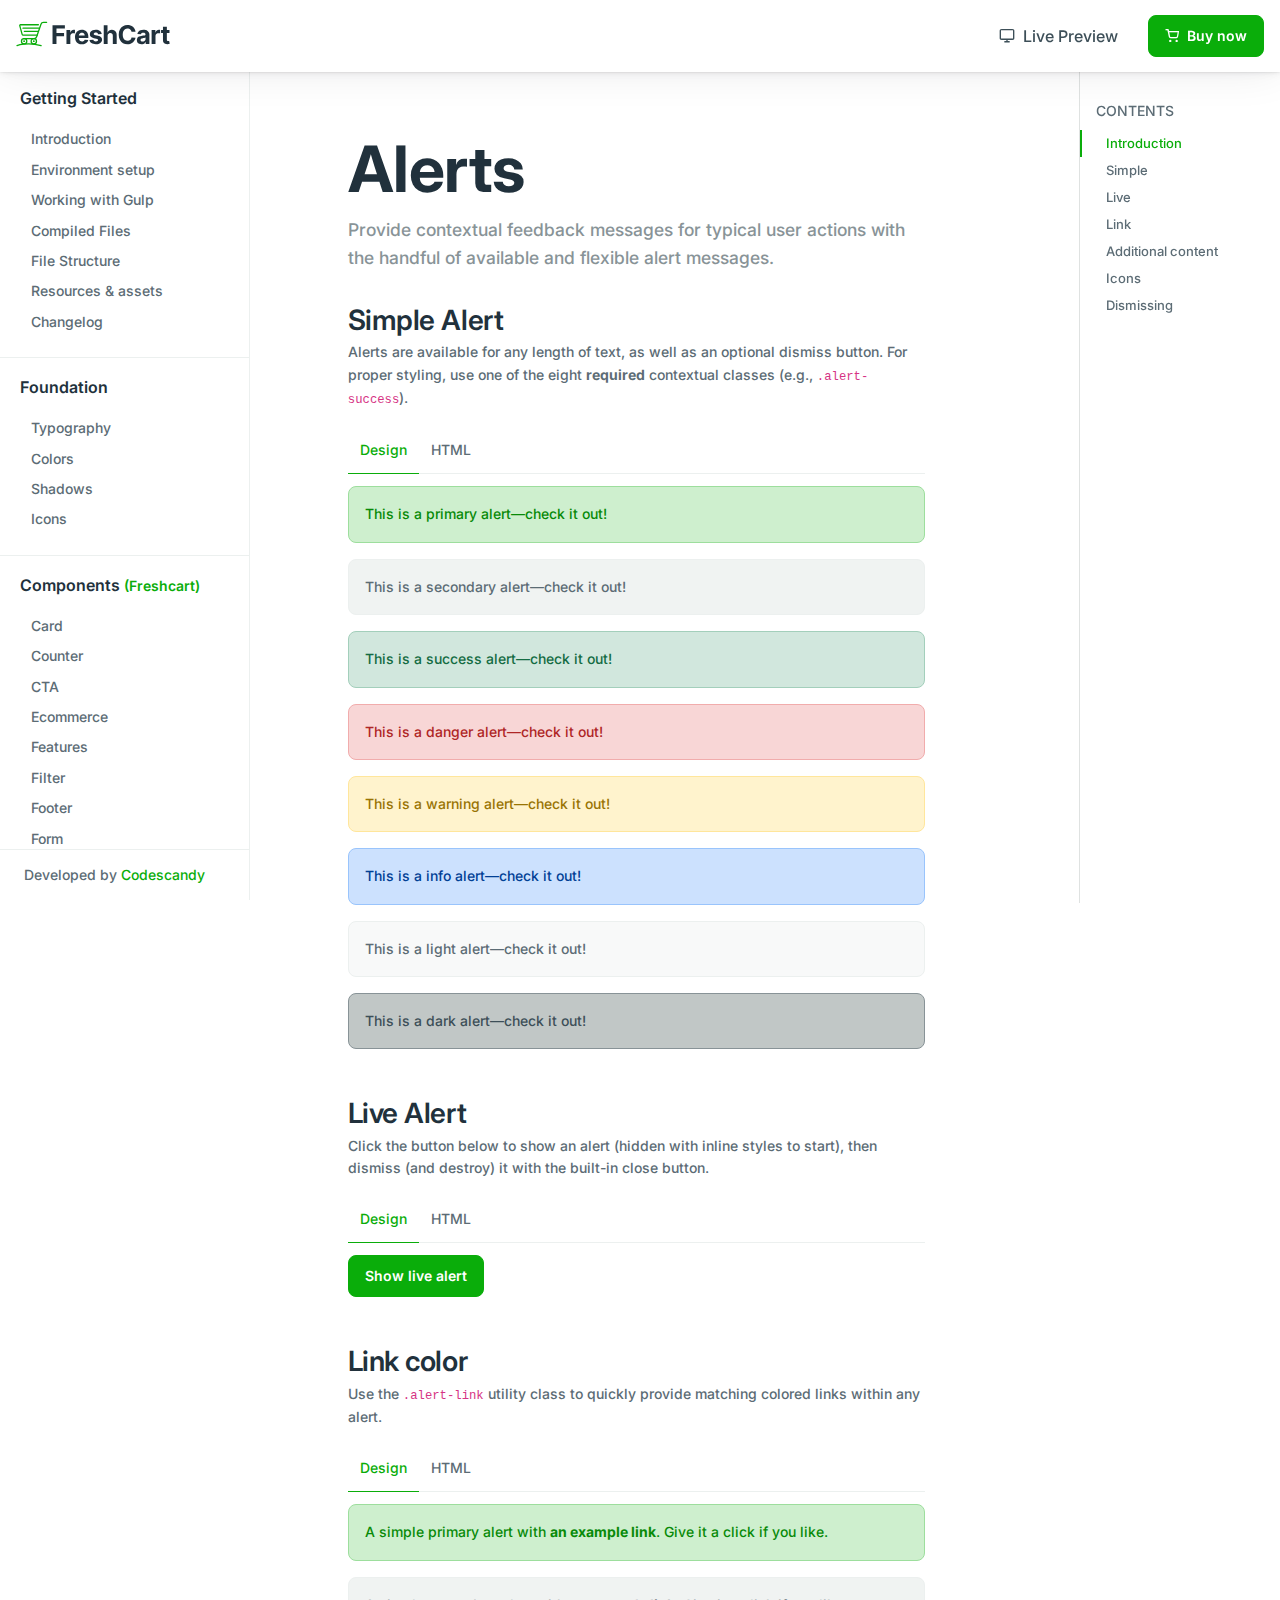
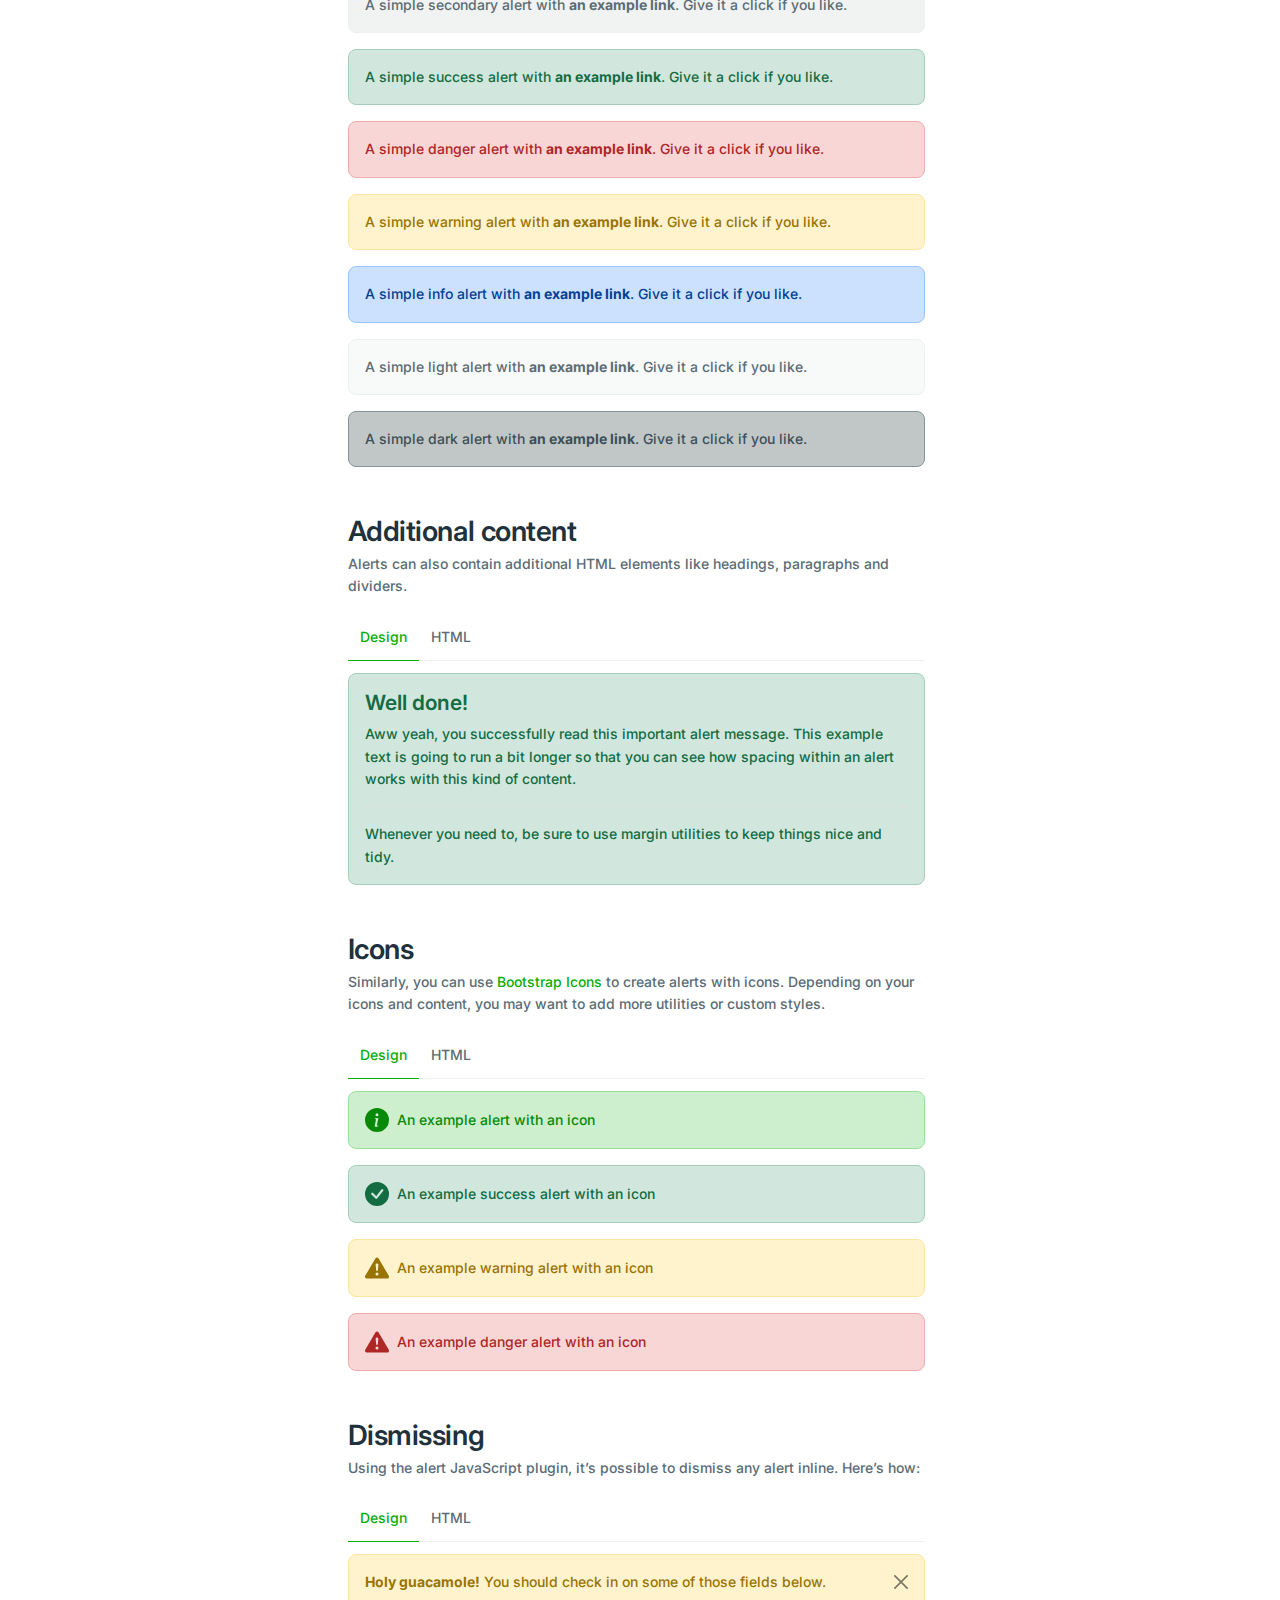
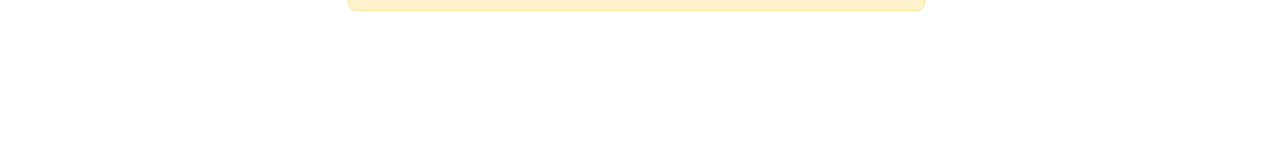
<file: docs/alerts.html>
<!DOCTYPE html>
<html lang="en">

<!-- Mirrored from freshcart.codescandy.com/docs/alerts.html by HTTrack Website Copier/3.x [XR&CO'2014], Fri, 31 Mar 2023 10:11:24 GMT -->
<head>

  <!-- Required meta tags -->
<meta charset="utf-8">
<meta name="viewport" content="width=device-width, initial-scale=1, shrink-to-fit=no">
<meta name="description" content="">
<meta content="Codescandy" name="author">

<!-- Google tag (gtag.js) -->
<script async src="https://www.googletagmanager.com/gtag/js?id=G-M8S4MT3EYG"></script>
<script>
  window.dataLayer = window.dataLayer || [];
  function gtag(){dataLayer.push(arguments);}
  gtag('js', new Date());

  gtag('config', 'G-M8S4MT3EYG');
</script>

<!-- Favicon icon-->
<link rel="shortcut icon" type="image/x-icon" href="../assets/images/favicon/favicon.ico">


<!-- Libs CSS -->
<link href="../assets/libs/bootstrap-icons/font/bootstrap-icons.css" rel="stylesheet">
<link href="../assets/libs/feather-webfont/dist/feather-icons.css" rel="stylesheet">
<link href="../assets/libs/simplebar/dist/simplebar.min.css" rel="stylesheet">


<!-- Theme CSS -->
<link rel="stylesheet" href="../assets/css/theme.min.css">


  <link href="../assets/libs/prismjs/themes/prism-okaidia.min.css" rel="stylesheet">
  <title>Alerts | FreshCart - eCommerce HTML Template</title>

</head>

<body class="bg-white">
  <!-- Main wrapper -->
 <main class="docs-main-wrapper">
    <!-- Docs header -->
<div class="docs-header">
    <nav class="navbar navbar-expand-lg navbar-light bg-white fixed-top ms-0 py-2">
       <a class="navbar-brand me-0" href="../index.html"><img src="../assets/images/logo/freshcart-logo.svg" alt=""> </a>
       <ul class="navbar-nav ms-auto flex-row align-items-center">
         <li class="nav-item d-none d-md-block">
            <a class="nav-link me-4 border-bottom-0" href="../index.html"><i class="feather-icon icon-monitor me-2"></i>Live Preview</a>
         </li>
          <li class="nav-item docs-header-btn">
             <a class="btn btn-primary me-2 me-lg-0" href="https://bit.ly/freshcart"><i class="feather-icon icon-shopping-cart me-2"></i>Buy now</a>
          </li>
          <li class="nav-item d-md-none">
             <button class="navbar-toggler" type="button" data-bs-toggle="collapse" data-bs-target="#navbarNav"  aria-expanded="false" aria-label="Toggle navigation">
               <svg xmlns="http://www.w3.org/2000/svg" width="32" height="32" fill="currentColor" class="bi bi-list text-primary" viewBox="0 0 16 16">
                  <path fill-rule="evenodd" d="M2.5 12a.5.5 0 0 1 .5-.5h10a.5.5 0 0 1 0 1H3a.5.5 0 0 1-.5-.5zm0-4a.5.5 0 0 1 .5-.5h10a.5.5 0 0 1 0 1H3a.5.5 0 0 1-.5-.5zm0-4a.5.5 0 0 1 .5-.5h10a.5.5 0 0 1 0 1H3a.5.5 0 0 1-.5-.5z"/>
                </svg>
             </button>
          </li>
       </ul>
    </nav>
 </div>

    <!-- Left sidebar -->
    <!-- Nav Sidebar -->
<div class="docs-nav-sidebar">
  <div class="py-8"></div>
  <div class=" docs-nav " data-simplebar>
    <nav class="navbar navbar-expand-md">
      <div class="collapse navbar-collapse " id="navbarNav">
        <ul class="navbar-nav flex-column" id="sidebarnav">
          <li class="navbar-header">
            <h5 class="heading">Getting Started</h5>
          </li>
          <li class="nav-item"><a href="index.html" class="nav-link">Introduction</a></li>
          <li class="nav-item"><a href="environment-setup.html" class="nav-link">Environment setup</a></li>
          <li class="nav-item"><a href="working-with-gulp.html" class="nav-link">Working with Gulp</a>
          </li>
          <li class="nav-item"><a href="compiled-files.html" class="nav-link">Compiled Files</a>
          </li>
          <li class="nav-item"><a href="file-structure.html" class="nav-link">File Structure</a></li>
          <li class="nav-item"><a href="resources-assets.html" class="nav-link">Resources & assets</a></li>
          <li class="nav-item"><a href="changelog.html" class="nav-link">Changelog</a></li>


          <li>
            <div class="navbar-border"></div>
          </li>
          <li class="navbar-header mt-0">
            <h5 class="heading">Foundation</h5>
          </li>
          <li class="nav-item"><a href="typography.html" class="nav-link">Typography</a></li>
          <li class="nav-item"><a href="colors.html" class="nav-link">Colors</a></li>
          <li class="nav-item"><a href="shadows.html" class="nav-link">Shadows</a></li>
          <li class="nav-item"><a href="icons.html" class="nav-link">Icons</a></li>

          <li>
            <div class="navbar-border"></div>
          </li>
          <li class="navbar-header mt-0">
            <h5 class="heading">Components <small class="text-primary">(Freshcart)</small></h5>
          </li>
          <li class="nav-item"><a href="components/card.html" class="nav-link">Card</a></li>
          <li class="nav-item"><a href="components/counter.html" class="nav-link">Counter</a></li>
          <li class="nav-item"><a href="components/cta.html" class="nav-link">CTA</a></li>
          <li class="nav-item"><a href="components/ecommerce.html" class="nav-link">Ecommerce</a></li>
          <li class="nav-item"><a href="components/features.html" class="nav-link">Features</a></li>
          <li class="nav-item"><a href="components/filter.html" class="nav-link">Filter</a></li>
   
          <li class="nav-item"><a href="components/footer.html" class="nav-link">Footer</a></li>
          <li class="nav-item"><a href="components/form.html" class="nav-link">Form</a></li>
          <li class="nav-item"><a href="components/list.html" class="nav-link">List</a></li>
          <li class="nav-item"><a href="components/navbar.html" class="nav-link">Navbar</a></li>
         
          <li class="nav-item"><a href="components/review.html" class="nav-link">Review</a></li>
        <li class="nav-item"><a href="components/sidebar.html" class="nav-link">Sidebar</a></li>
          <li class="nav-item"><a href="components/slider.html" class="nav-link">Slider</a></li>
          <li class="nav-item"><a href="components/table.html" class="nav-link">Table</a></li>

          <li>
            <div class="navbar-border"></div>
          </li>
          <li class="navbar-header mt-0">
            <h5 class="heading">Components</h5>
          </li>
          <li class="nav-item">
            <a href="accordions.html" class="nav-link">
              Accordions
            </a>
          </li>
          <li class="nav-item">
            <a href="alerts.html" class="nav-link">
              Alerts
            </a>
          </li>
      
          <li class="nav-item">
            <a href="badge.html" class="nav-link">
              Badge
            </a>
          </li>

          <li class="nav-item">
            <a href="breadcrumb.html" class="nav-link">
              Breadcrumb
            </a>
          </li>
          <li class="nav-item">
            <a href="buttons.html" class="nav-link">
              Buttons
            </a>
          </li>
          <li class="nav-item">
            <a href="button-group.html" class="nav-link">
              Button group
            </a>
          </li>
          <li class="nav-item">
            <a href="card.html" class="nav-link">
              Card
            </a>
          </li>
          <li class="nav-item">
            <a href="carousel.html" class="nav-link">
              Carousel
            </a>
          </li>
          <li class="nav-item">
            <a href="close-button.html" class="nav-link">
              Close Button
            </a>
          </li>
          <li class="nav-item">
            <a href="collapse.html" class="nav-link">
              Collapse
            </a>
          </li>
          <li class="nav-item">
            <a href="dropdowns.html" class="nav-link">
              Dropdowns
            </a>
          </li>
          
          <li class="nav-item">
            <a href="list-group.html" class="nav-link">
              List group
            </a>
          </li>

          <li class="nav-item">
            <a href="modal.html" class="nav-link">
              Modal
            </a>
          </li>
          <li class="nav-item">
            <a href="navs-tabs.html" class="nav-link">
              Navs and tabs
            </a>
          </li>
          <li class="nav-item">
            <a href="navbar.html" class="nav-link">
              Navbar
            </a>
          </li>
          <li class="nav-item">
            <a href="offcanvas.html" class="nav-link">
              Offcanvas
            </a>
          </li>
          <li class="nav-item">
            <a href="pagination.html" class="nav-link">
              Pagination
            </a>
          </li>
          <li class="nav-item">
            <a href="placeholders.html" class="nav-link">
              Placeholders
            </a>
          </li>
          <li class="nav-item">
            <a href="popovers.html" class="nav-link">
              Popovers
            </a>
          </li>
          <li class="nav-item">
            <a href="progress.html" class="nav-link">
              Progress
            </a>
          </li>
          <li class="nav-item">
            <a href="scrollspy.html" class="nav-link">
              Scrollspy
            </a>
          </li>
          <li class="nav-item">
            <a href="spinners.html" class="nav-link">
              Spinners
            </a>
          </li>
          <li class="nav-item">
            <a href="tables.html" class="nav-link">
              Tables
            </a>
          </li>
          <li class="nav-item">
            <a href="toasts.html" class="nav-link">
              Toasts
            </a>
          </li>
          <li class="nav-item">
            <a href="tooltips.html" class="nav-link">
              Tooltips
            </a>
          </li>
          <li>
            <div class="navbar-border"></div>
          </li>
          <li class="navbar-header mt-0">
            <h5 class="heading">Forms</h5>
          </li>
          <li class="nav-item">
            <a href="forms.html" class="nav-link">
              Basic Forms
            </a>
          </li>
         
          <li class="nav-item">
            <a href="input-group.html" class="nav-link">
              Input Group
            </a>
          </li>
        
         
          <li>
            <div class="navbar-border"></div>
          </li>
          
          <li class="navbar-header mt-0">
            <h5 class="heading">Utilities</h5>
          </li>
          <li class="nav-item"><a href="background.html" class="nav-link">Background</a></li>
          <li class="nav-item"><a href="borders.html" class="nav-link"> Borders </a></li>
          <li class="nav-item"><a href="colored-links.html" class="nav-link"> Colored Links </a></li>
          <li class="nav-item"><a href="opacity.html" class="nav-link"> Opacity </a></li>
          <li class="nav-item"><a href="ratio.html" class="nav-link"> Ratio </a></li>
          <li class="nav-item"><a href="stacks.html" class="nav-link"> Stacks </a></li>
          <li class="nav-item"><a href="text-color.html" class="nav-link">Colors</a></li>
          <li class="nav-item"><a href="text.html" class="nav-link"> Text </a></li>
          <li class="nav-item"><a href="text-truncation.html" class="nav-link"> Text truncation </a></li>
          <li class="nav-item"><a href="vertical-rule.html" class="nav-link"> Vertical rule </a></li>
        </ul>
      </div>
    </nav>
  </div>
  <div class="nav-footer">
    <p class="mb-0"> Developed by <a href="https://codescandy.com/" target="_blank">Codescandy</a></p>
  </div>
</div>
    <!-- Wrapper  -->
    <div class="docs-wrapper">
      <div class="container-fluid">
        <div class="row">
          <div class="offset-xxl-2 col-xxl-6 offset-xl-1 col-xl-7 col-md-12 col-sm-12 col-12 ">
            <!-- Content  -->
            <div class="docs-content mx-xxl-9">
              <div class="row">
                <div class="col-xl-12 col-lg-12 col-md-12 col-sm-12 col-12">
                  <div class="mb-8" id="intro">
                    <h1 class="mb-2 fw-bold display-3">Alerts</h1>
                    <p class="mb-6 lead text-muted">Provide contextual feedback messages for typical user actions with the handful of available and flexible alert messages.

                     </p>
                  </div>
                </div>
              </div>
              <!-- Simple Alert -->
              <div class="row">
                <div class="col-xl-12 col-lg-12 col-md-12 col-sm-12 col-12">
                  <div id="simple-alert" class="mb-4">
                    <h2 class="fw-semi-bold mb-1">Simple Alert </h2>
                    <p>Alerts are available for any length of text, as well as an optional dismiss button. For proper
                      styling, use one of the eight <strong>required</strong> contextual classes (e.g.,
                      <code>.alert-success</code>).
                  </div>
                  <!-- Card -->
                  <div class="mb-10">
                    <ul class="nav nav-line-bottom nav-example mb-3" id="pills-tab-alert-simple" role="tablist">
                      <li class="nav-item">
                        <a class="nav-link active" id="pills-alert-simple-design-tab" data-bs-toggle="pill"
                          href="#pills-alert-simple-design" role="tab" aria-controls="pills-alert-simple-design"
                          aria-selected="true">Design</a>
                      </li>
                      <li class="nav-item">
                        <a class="nav-link" id="pills-alert-simple-html-tab" data-bs-toggle="pill"
                          href="#pills-alert-simple-html" role="tab" aria-controls="pills-alert-simple-html"
                          aria-selected="false">HTML</a>
                      </li>
                    </ul>
                    <!-- Tab content -->
                    <div class="tab-content" id="pills-tabContent-alert-simple">
                      <div class="tab-pane tab-example-design fade show active" id="pills-alert-simple-design"
                        role="tabpanel" aria-labelledby="pills-alert-simple-design-tab">
                        <!-- Primary alert -->
                        <div class="alert alert-primary" role="alert">
                          This is a primary alert—check it out!
                        </div>

                         <!-- Secondary alert -->
                        <div class="alert alert-secondary" role="alert">
                          This is a secondary alert—check it out!
                        </div>

                        <!-- Success alert -->
                        <div class="alert alert-success" role="alert">
                          This is a success alert—check it out!
                        </div>

                        <!-- Danger alert -->
                        <div class="alert alert-danger" role="alert">
                          This is a danger alert—check it out!
                        </div>

                        <!-- Warning alert -->
                        <div class="alert alert-warning" role="alert">
                          This is a warning alert—check it out!
                        </div>

                        <!-- Info alert -->
                        <div class="alert alert-info" role="alert">
                          This is a info alert—check it out!
                        </div>

                        <!-- Light alert -->
                        <div class="alert alert-light" role="alert">
                          This is a light alert—check it out!
                        </div>

                        <!-- Dark alert -->
                        <div class="alert alert-dark" role="alert">
                          This is a dark alert—check it out!
                        </div>
                      </div>
                      <div class="tab-pane tab-example-html fade" id="pills-alert-simple-html" role="tabpanel"
                        aria-labelledby="pills-alert-simple-html-tab">

                        <pre><code class="language-markup" data-copy-state="copy"><span class="token comment">&lt;!-- Primary alert --&gt;</span>
<span class="token tag"><span class="token tag"><span class="token punctuation">&lt;</span>div</span> <span class="token attr-name">class</span><span class="token attr-value"><span class="token punctuation attr-equals">=</span><span class="token punctuation">"</span>alert alert-primary<span class="token punctuation">"</span></span> <span class="token attr-name">role</span><span class="token attr-value"><span class="token punctuation attr-equals">=</span><span class="token punctuation">"</span>alert<span class="token punctuation">"</span></span><span class="token punctuation">&gt;</span></span>
 This is a primary alert—check it out!
<span class="token tag"><span class="token tag"><span class="token punctuation">&lt;/</span>div</span><span class="token punctuation">&gt;</span></span>

<span class="token comment">&lt;!-- Secondary alert --&gt;</span>
<span class="token tag"><span class="token tag"><span class="token punctuation">&lt;</span>div</span> <span class="token attr-name">class</span><span class="token attr-value"><span class="token punctuation attr-equals">=</span><span class="token punctuation">"</span>alert alert-secondary<span class="token punctuation">"</span></span> <span class="token attr-name">role</span><span class="token attr-value"><span class="token punctuation attr-equals">=</span><span class="token punctuation">"</span>alert<span class="token punctuation">"</span></span><span class="token punctuation">&gt;</span></span>
 This is a secondary alert—check it out!
<span class="token tag"><span class="token tag"><span class="token punctuation">&lt;/</span>div</span><span class="token punctuation">&gt;</span></span>

<span class="token comment">&lt;!-- Success alert --&gt;</span>
<span class="token tag"><span class="token tag"><span class="token punctuation">&lt;</span>div</span> <span class="token attr-name">class</span><span class="token attr-value"><span class="token punctuation attr-equals">=</span><span class="token punctuation">"</span>alert alert-success<span class="token punctuation">"</span></span> <span class="token attr-name">role</span><span class="token attr-value"><span class="token punctuation attr-equals">=</span><span class="token punctuation">"</span>alert<span class="token punctuation">"</span></span><span class="token punctuation">&gt;</span></span>
 This is a success alert—check it out!
<span class="token tag"><span class="token tag"><span class="token punctuation">&lt;/</span>div</span><span class="token punctuation">&gt;</span></span>

<span class="token comment">&lt;!-- Danger alert --&gt;</span>
<span class="token tag"><span class="token tag"><span class="token punctuation">&lt;</span>div</span> <span class="token attr-name">class</span><span class="token attr-value"><span class="token punctuation attr-equals">=</span><span class="token punctuation">"</span>alert alert-danger<span class="token punctuation">"</span></span> <span class="token attr-name">role</span><span class="token attr-value"><span class="token punctuation attr-equals">=</span><span class="token punctuation">"</span>alert<span class="token punctuation">"</span></span><span class="token punctuation">&gt;</span></span>
 This is a danger alert—check it out!
<span class="token tag"><span class="token tag"><span class="token punctuation">&lt;/</span>div</span><span class="token punctuation">&gt;</span></span>

<span class="token comment">&lt;!-- Warning alert --&gt;</span>
<span class="token tag"><span class="token tag"><span class="token punctuation">&lt;</span>div</span> <span class="token attr-name">class</span><span class="token attr-value"><span class="token punctuation attr-equals">=</span><span class="token punctuation">"</span>alert alert-warning<span class="token punctuation">"</span></span> <span class="token attr-name">role</span><span class="token attr-value"><span class="token punctuation attr-equals">=</span><span class="token punctuation">"</span>alert<span class="token punctuation">"</span></span><span class="token punctuation">&gt;</span></span>
 This is a warning alert—check it out!
<span class="token tag"><span class="token tag"><span class="token punctuation">&lt;/</span>div</span><span class="token punctuation">&gt;</span></span>

<span class="token comment">&lt;!-- Info alert --&gt;</span>
<span class="token tag"><span class="token tag"><span class="token punctuation">&lt;</span>div</span> <span class="token attr-name">class</span><span class="token attr-value"><span class="token punctuation attr-equals">=</span><span class="token punctuation">"</span>alert alert-info<span class="token punctuation">"</span></span> <span class="token attr-name">role</span><span class="token attr-value"><span class="token punctuation attr-equals">=</span><span class="token punctuation">"</span>alert<span class="token punctuation">"</span></span><span class="token punctuation">&gt;</span></span>
 This is a info alert—check it out!
<span class="token tag"><span class="token tag"><span class="token punctuation">&lt;/</span>div</span><span class="token punctuation">&gt;</span></span>

<span class="token comment">&lt;!-- Light alert --&gt;</span>
<span class="token tag"><span class="token tag"><span class="token punctuation">&lt;</span>div</span> <span class="token attr-name">class</span><span class="token attr-value"><span class="token punctuation attr-equals">=</span><span class="token punctuation">"</span>alert alert-light<span class="token punctuation">"</span></span> <span class="token attr-name">role</span><span class="token attr-value"><span class="token punctuation attr-equals">=</span><span class="token punctuation">"</span>alert<span class="token punctuation">"</span></span><span class="token punctuation">&gt;</span></span>
 This is a light alert—check it out!
<span class="token tag"><span class="token tag"><span class="token punctuation">&lt;/</span>div</span><span class="token punctuation">&gt;</span></span>

<span class="token comment">&lt;!-- Dark alert --&gt;</span>
<span class="token tag"><span class="token tag"><span class="token punctuation">&lt;</span>div</span> <span class="token attr-name">class</span><span class="token attr-value"><span class="token punctuation attr-equals">=</span><span class="token punctuation">"</span>alert alert-dark<span class="token punctuation">"</span></span> <span class="token attr-name">role</span><span class="token attr-value"><span class="token punctuation attr-equals">=</span><span class="token punctuation">"</span>alert<span class="token punctuation">"</span></span><span class="token punctuation">&gt;</span></span>
     This is a dark alert—check it out!
<span class="token tag"><span class="token tag"><span class="token punctuation">&lt;/</span>div</span><span class="token punctuation">&gt;</span></span>
                             </code></pre>

                      </div>
                    </div>
                  </div>
                </div>
              </div>
              <!-- Simple Alert -->

              <!-- Live Alert -->
              <div class="row">
                <div class="col-xl-12 col-lg-12 col-md-12 col-sm-12 col-12">
                  <div id="live-alert" class="mb-4">
                     <h2 class="fw-semi-bold mb-1">Live Alert</h2>
                    <p>Click the button below to show an alert (hidden with inline styles to start), then dismiss (and destroy) it with the built-in close button.</p>
                  </div>
                  <!-- Card -->
                  <div class="mb-10">
                    <ul class="nav nav-line-bottom mb-3" id="pills-tab-alert-live" role="tablist">
                      <li class="nav-item">
                        <a class="nav-link active" id="pills-alert-live-design-tab" data-bs-toggle="pill"
                          href="#pills-alert-live-design" role="tab" aria-controls="pills-alert-live-design"
                          aria-selected="true">Design</a>
                      </li>
                      <li class="nav-item">
                        <a class="nav-link" id="pills-alert-live-html-tab" data-bs-toggle="pill"
                          href="#pills-alert-live-html" role="tab" aria-controls="pills-alert-live-html"
                          aria-selected="false">HTML</a>
                      </li>
                    </ul>
                    <!-- Tab content -->
                    <div class="tab-content" id="pills-tabContent-alert-live">
                      <div class="tab-pane tab-example-design fade show active" id="pills-alert-live-design"
                        role="tabpanel" aria-labelledby="pills-alert-live-design-tab">
                        <div id="liveAlertPlaceholder"></div>
                        <button type="button" class="btn btn-primary" id="liveAlertBtn">Show live alert</button>
                      </div>
                      <div class="tab-pane tab-example-html fade " id="pills-alert-live-html" role="tabpanel"
                        aria-labelledby="pills-alert-live-html-tab">

                            <pre><code class="language-markup" data-copy-state="copy"><span class="token comment">&lt;!-- Live Alert --&gt;</span>

<span class="token tag"><span class="token tag"><span class="token punctuation">&lt;</span>button</span> <span class="token attr-name">type</span><span class="token attr-value"><span class="token punctuation attr-equals">=</span><span class="token punctuation">"</span>button<span class="token punctuation">"</span></span> <span class="token attr-name">class</span><span class="token attr-value"><span class="token punctuation attr-equals">=</span><span class="token punctuation">"</span>btn btn-primary<span class="token punctuation">"</span></span> <span class="token attr-name">id</span><span class="token attr-value"><span class="token punctuation attr-equals">=</span><span class="token punctuation">"</span>liveAlertBtn<span class="token punctuation">"</span></span><span class="token punctuation">&gt;</span></span>Show live alert<span class="token tag"><span class="token tag"><span class="token punctuation">&lt;/</span>button</span><span class="token punctuation">&gt;</span></span>
  <span class="token tag"><span class="token tag"><span class="token punctuation">&lt;</span>div</span> <span class="token attr-name">class</span><span class="token attr-value"><span class="token punctuation attr-equals">=</span><span class="token punctuation">"</span>alert alert-primary alert-dismissible<span class="token punctuation">"</span></span> <span class="token attr-name">role</span><span class="token attr-value"><span class="token punctuation attr-equals">=</span><span class="token punctuation">"</span>alert<span class="token punctuation">"</span></span> <span class="token attr-name">id</span><span class="token attr-value"><span class="token punctuation attr-equals">=</span><span class="token punctuation">"</span>liveAlert<span class="token punctuation">"</span></span><span class="token punctuation">&gt;</span></span>
    <span class="token tag"><span class="token tag"><span class="token punctuation">&lt;</span>strong</span><span class="token punctuation">&gt;</span></span>Nice!<span class="token tag"><span class="token tag"><span class="token punctuation">&lt;/</span>strong</span><span class="token punctuation">&gt;</span></span> You've triggered this alert.
    <span class="token tag"><span class="token tag"><span class="token punctuation">&lt;</span>button</span> <span class="token attr-name">type</span><span class="token attr-value"><span class="token punctuation attr-equals">=</span><span class="token punctuation">"</span>button<span class="token punctuation">"</span></span> <span class="token attr-name">class</span><span class="token attr-value"><span class="token punctuation attr-equals">=</span><span class="token punctuation">"</span>btn-close<span class="token punctuation">"</span></span> <span class="token attr-name">data-bs-dismiss</span><span class="token attr-value"><span class="token punctuation attr-equals">=</span><span class="token punctuation">"</span>alert<span class="token punctuation">"</span></span> <span class="token attr-name">aria-label</span><span class="token attr-value"><span class="token punctuation attr-equals">=</span><span class="token punctuation">"</span>Close<span class="token punctuation">"</span></span><span class="token punctuation">&gt;</span></span><span class="token tag"><span class="token tag"><span class="token punctuation">&lt;/</span>button</span><span class="token punctuation">&gt;</span></span>
<span class="token tag"><span class="token tag"><span class="token punctuation">&lt;/</span>div</span><span class="token punctuation">&gt;</span></span></code></pre>

                      </div>
                    </div>
                  </div>
                </div>
              </div>

              <!-- Link Alert -->
              <div class="row">
                <div class="col-xl-12 col-lg-12 col-md-12 col-sm-12 col-12">
                  <div id="link-alert" class="mb-4">
                     <h2 class="fw-semi-bold mb-1">Link color </h2>
                    <p>Use the <code class="highlighter-rouge">.alert-link</code> utility class to quickly provide
                      matching colored links within any alert.</p>
                  </div>
                  <!-- Card -->
                  <div class="mb-10">
                    <ul class="nav nav-line-bottom mb-3 " id="pills-tab-alert-link" role="tablist">
                      <li class="nav-item">
                        <a class="nav-link active" id="pills-alert-link-design-tab" data-bs-toggle="pill"
                          href="#pills-alert-link-design" role="tab" aria-controls="pills-alert-link-design"
                          aria-selected="true">Design</a>
                      </li>
                      <li class="nav-item">
                        <a class="nav-link" id="pills-alert-link-html-tab" data-bs-toggle="pill"
                          href="#pills-alert-link-html" role="tab" aria-controls="pills-alert-link-html"
                          aria-selected="false">HTML</a>
                      </li>
                    </ul>
                    <!-- Tab content -->
                    <div class="tab-content" id="pills-tabContent-alert-link">
                      <div class="tab-pane tab-example-design fade show active" id="pills-alert-link-design"
                        role="tabpanel" aria-labelledby="pills-alert-link-design-tab">
                          <!-- Primary alert -->
                        <div class="alert alert-primary" role="alert">
                          A simple primary alert with <a href="#" class="alert-link">an
                            example link</a>. Give it a click if you like.
                        </div>
                        <!-- Secondary alert -->
                        <div class="alert alert-secondary" role="alert">
                          A simple secondary alert with <a href="#" class="alert-link">an
                            example link</a>. Give it a click if you like.
                        </div>
                        <!-- Success alert -->
                        <div class="alert alert-success" role="alert">
                          A simple success alert with <a href="#" class="alert-link">an
                            example link</a>. Give it a click if you like.
                        </div>
                        <!-- Danger alert -->
                        <div class="alert alert-danger" role="alert">
                          A simple danger alert with <a href="#" class="alert-link">an example
                            link</a>. Give it a click if you like.
                        </div>
                        <!-- Warning alert -->
                        <div class="alert alert-warning" role="alert">
                          A simple warning alert with <a href="#" class="alert-link">an
                            example link</a>. Give it a click if you like.
                        </div>
                        <!-- Info alert -->
                        <div class="alert alert-info" role="alert">
                          A simple info alert with <a href="#" class="alert-link">an example
                            link</a>. Give it a click if you like.
                        </div>
                        <!-- Light alert -->
                        <div class="alert alert-light" role="alert">
                          A simple light alert with <a href="#" class="alert-link">an example
                            link</a>. Give it a click if you like.
                        </div>
                        <!-- Dark alert -->
                        <div class="alert alert-dark" role="alert">
                          A simple dark alert with <a href="#" class="alert-link">an example
                            link</a>. Give it a click if you like.
                        </div>
                      </div>
                      <div class="tab-pane tab-example-html fade " id="pills-alert-link-html" role="tabpanel"
                        aria-labelledby="pills-alert-link-html-tab">

                             <pre><code class="language-markup" data-copy-state="copy"><span class="token comment">&lt;!-- Primary alert --&gt;</span>
  <span class="token tag"><span class="token tag"><span class="token punctuation">&lt;</span>div</span> <span class="token attr-name">class</span><span class="token attr-value"><span class="token punctuation attr-equals">=</span><span class="token punctuation">"</span>alert alert-primary<span class="token punctuation">"</span></span> <span class="token attr-name">role</span><span class="token attr-value"><span class="token punctuation attr-equals">=</span><span class="token punctuation">"</span>alert<span class="token punctuation">"</span></span><span class="token punctuation">&gt;</span></span>
      A simple primary alert with <span class="token tag"><span class="token tag"><span class="token punctuation">&lt;</span>a</span> <span class="token attr-name">href</span><span class="token attr-value"><span class="token punctuation attr-equals">=</span><span class="token punctuation">"</span>#<span class="token punctuation">"</span></span> <span class="token attr-name">class</span><span class="token attr-value"><span class="token punctuation attr-equals">=</span><span class="token punctuation">"</span>alert-link<span class="token punctuation">"</span></span><span class="token punctuation">&gt;</span></span>an
      example link<span class="token tag"><span class="token tag"><span class="token punctuation">&lt;/</span>a</span><span class="token punctuation">&gt;</span></span>. Give it a click if you like.
  <span class="token tag"><span class="token tag"><span class="token punctuation">&lt;/</span>div</span><span class="token punctuation">&gt;</span></span>

  <span class="token comment">&lt;!-- Secondary alert --&gt;</span>
  <span class="token tag"><span class="token tag"><span class="token punctuation">&lt;</span>div</span> <span class="token attr-name">class</span><span class="token attr-value"><span class="token punctuation attr-equals">=</span><span class="token punctuation">"</span>alert alert-secondary<span class="token punctuation">"</span></span> <span class="token attr-name">role</span><span class="token attr-value"><span class="token punctuation attr-equals">=</span><span class="token punctuation">"</span>alert<span class="token punctuation">"</span></span><span class="token punctuation">&gt;</span></span>
      A simple secondary alert with <span class="token tag"><span class="token tag"><span class="token punctuation">&lt;</span>a</span> <span class="token attr-name">href</span><span class="token attr-value"><span class="token punctuation attr-equals">=</span><span class="token punctuation">"</span>#<span class="token punctuation">"</span></span> <span class="token attr-name">class</span><span class="token attr-value"><span class="token punctuation attr-equals">=</span><span class="token punctuation">"</span>alert-link<span class="token punctuation">"</span></span><span class="token punctuation">&gt;</span></span>an
      example link<span class="token tag"><span class="token tag"><span class="token punctuation">&lt;/</span>a</span><span class="token punctuation">&gt;</span></span>. Give it a click if you like.
  <span class="token tag"><span class="token tag"><span class="token punctuation">&lt;/</span>div</span><span class="token punctuation">&gt;</span></span>

  <span class="token comment">&lt;!-- Success alert --&gt;</span>
  <span class="token tag"><span class="token tag"><span class="token punctuation">&lt;</span>div</span> <span class="token attr-name">class</span><span class="token attr-value"><span class="token punctuation attr-equals">=</span><span class="token punctuation">"</span>alert alert-success<span class="token punctuation">"</span></span> <span class="token attr-name">role</span><span class="token attr-value"><span class="token punctuation attr-equals">=</span><span class="token punctuation">"</span>alert<span class="token punctuation">"</span></span><span class="token punctuation">&gt;</span></span>
      A simple success alert with <span class="token tag"><span class="token tag"><span class="token punctuation">&lt;</span>a</span> <span class="token attr-name">href</span><span class="token attr-value"><span class="token punctuation attr-equals">=</span><span class="token punctuation">"</span>#<span class="token punctuation">"</span></span> <span class="token attr-name">class</span><span class="token attr-value"><span class="token punctuation attr-equals">=</span><span class="token punctuation">"</span>alert-link<span class="token punctuation">"</span></span><span class="token punctuation">&gt;</span></span>an
      example link<span class="token tag"><span class="token tag"><span class="token punctuation">&lt;/</span>a</span><span class="token punctuation">&gt;</span></span>. Give it a click if you like.
  <span class="token tag"><span class="token tag"><span class="token punctuation">&lt;/</span>div</span><span class="token punctuation">&gt;</span></span>

  <span class="token comment">&lt;!-- Danger alert --&gt;</span>
  <span class="token tag"><span class="token tag"><span class="token punctuation">&lt;</span>div</span> <span class="token attr-name">class</span><span class="token attr-value"><span class="token punctuation attr-equals">=</span><span class="token punctuation">"</span>alert alert-danger<span class="token punctuation">"</span></span> <span class="token attr-name">role</span><span class="token attr-value"><span class="token punctuation attr-equals">=</span><span class="token punctuation">"</span>alert<span class="token punctuation">"</span></span><span class="token punctuation">&gt;</span></span>
      A simple danger alert with <span class="token tag"><span class="token tag"><span class="token punctuation">&lt;</span>a</span> <span class="token attr-name">href</span><span class="token attr-value"><span class="token punctuation attr-equals">=</span><span class="token punctuation">"</span>#<span class="token punctuation">"</span></span> <span class="token attr-name">class</span><span class="token attr-value"><span class="token punctuation attr-equals">=</span><span class="token punctuation">"</span>alert-link<span class="token punctuation">"</span></span><span class="token punctuation">&gt;</span></span>an example
      link<span class="token tag"><span class="token tag"><span class="token punctuation">&lt;/</span>a</span><span class="token punctuation">&gt;</span></span>. Give it a click if you like.
   <span class="token tag"><span class="token tag"><span class="token punctuation">&lt;/</span>div</span><span class="token punctuation">&gt;</span></span>

  <span class="token comment">&lt;!-- Warning alert --&gt;</span>
  <span class="token tag"><span class="token tag"><span class="token punctuation">&lt;</span>div</span> <span class="token attr-name">class</span><span class="token attr-value"><span class="token punctuation attr-equals">=</span><span class="token punctuation">"</span>alert alert-warning<span class="token punctuation">"</span></span> <span class="token attr-name">role</span><span class="token attr-value"><span class="token punctuation attr-equals">=</span><span class="token punctuation">"</span>alert<span class="token punctuation">"</span></span><span class="token punctuation">&gt;</span></span>
      A simple warning alert with <span class="token tag"><span class="token tag"><span class="token punctuation">&lt;</span>a</span> <span class="token attr-name">href</span><span class="token attr-value"><span class="token punctuation attr-equals">=</span><span class="token punctuation">"</span>#<span class="token punctuation">"</span></span> <span class="token attr-name">class</span><span class="token attr-value"><span class="token punctuation attr-equals">=</span><span class="token punctuation">"</span>alert-link<span class="token punctuation">"</span></span><span class="token punctuation">&gt;</span></span>an
      example link<span class="token tag"><span class="token tag"><span class="token punctuation">&lt;/</span>a</span><span class="token punctuation">&gt;</span></span>. Give it a click if you like.
   <span class="token tag"><span class="token tag"><span class="token punctuation">&lt;/</span>div</span><span class="token punctuation">&gt;</span></span>

  <span class="token comment">&lt;!-- Info alert --&gt;</span>
  <span class="token tag"><span class="token tag"><span class="token punctuation">&lt;</span>div</span> <span class="token attr-name">class</span><span class="token attr-value"><span class="token punctuation attr-equals">=</span><span class="token punctuation">"</span>alert alert-info<span class="token punctuation">"</span></span> <span class="token attr-name">role</span><span class="token attr-value"><span class="token punctuation attr-equals">=</span><span class="token punctuation">"</span>alert<span class="token punctuation">"</span></span><span class="token punctuation">&gt;</span></span>
      A simple info alert with <span class="token tag"><span class="token tag"><span class="token punctuation">&lt;</span>a</span> <span class="token attr-name">href</span><span class="token attr-value"><span class="token punctuation attr-equals">=</span><span class="token punctuation">"</span>#<span class="token punctuation">"</span></span> <span class="token attr-name">class</span><span class="token attr-value"><span class="token punctuation attr-equals">=</span><span class="token punctuation">"</span>alert-link<span class="token punctuation">"</span></span><span class="token punctuation">&gt;</span></span>an example
      link<span class="token tag"><span class="token tag"><span class="token punctuation">&lt;/</span>a</span><span class="token punctuation">&gt;</span></span>. Give it a click if you like.
   <span class="token tag"><span class="token tag"><span class="token punctuation">&lt;/</span>div</span><span class="token punctuation">&gt;</span></span>

  <span class="token comment">&lt;!-- Light alert --&gt;</span>
  <span class="token tag"><span class="token tag"><span class="token punctuation">&lt;</span>div</span> <span class="token attr-name">class</span><span class="token attr-value"><span class="token punctuation attr-equals">=</span><span class="token punctuation">"</span>alert alert-light<span class="token punctuation">"</span></span> <span class="token attr-name">role</span><span class="token attr-value"><span class="token punctuation attr-equals">=</span><span class="token punctuation">"</span>alert<span class="token punctuation">"</span></span><span class="token punctuation">&gt;</span></span>
      A simple light alert with <span class="token tag"><span class="token tag"><span class="token punctuation">&lt;</span>a</span> <span class="token attr-name">href</span><span class="token attr-value"><span class="token punctuation attr-equals">=</span><span class="token punctuation">"</span>#<span class="token punctuation">"</span></span> <span class="token attr-name">class</span><span class="token attr-value"><span class="token punctuation attr-equals">=</span><span class="token punctuation">"</span>alert-link<span class="token punctuation">"</span></span><span class="token punctuation">&gt;</span></span>an example
      link<span class="token tag"><span class="token tag"><span class="token punctuation">&lt;/</span>a</span><span class="token punctuation">&gt;</span></span>. Give it a click if you like.
  <span class="token tag"><span class="token tag"><span class="token punctuation">&lt;/</span>div</span><span class="token punctuation">&gt;</span></span>

  <span class="token comment">&lt;!-- Dark alert --&gt;</span>
  <span class="token tag"><span class="token tag"><span class="token punctuation">&lt;</span>div</span> <span class="token attr-name">class</span><span class="token attr-value"><span class="token punctuation attr-equals">=</span><span class="token punctuation">"</span>alert alert-dark<span class="token punctuation">"</span></span> <span class="token attr-name">role</span><span class="token attr-value"><span class="token punctuation attr-equals">=</span><span class="token punctuation">"</span>alert<span class="token punctuation">"</span></span><span class="token punctuation">&gt;</span></span>
      A simple dark alert with <span class="token tag"><span class="token tag"><span class="token punctuation">&lt;</span>a</span> <span class="token attr-name">href</span><span class="token attr-value"><span class="token punctuation attr-equals">=</span><span class="token punctuation">"</span>#<span class="token punctuation">"</span></span> <span class="token attr-name">class</span><span class="token attr-value"><span class="token punctuation attr-equals">=</span><span class="token punctuation">"</span>alert-link<span class="token punctuation">"</span></span><span class="token punctuation">&gt;</span></span>an example
      link<span class="token tag"><span class="token tag"><span class="token punctuation">&lt;/</span>a</span><span class="token punctuation">&gt;</span></span>. Give it a click if you like.
  <span class="token tag"><span class="token tag"><span class="token punctuation">&lt;/</span>div</span><span class="token punctuation">&gt;</span></span></code></pre>


                      </div>
                    </div>
                  </div>
                </div>
              </div>
              <!-- Link Alert -->

              <!-- Dismissing Alert -->
              <div class="row">
                <div class="col-xl-12 col-lg-12 col-md-12 col-sm-12 col-12">
                  <div id="additional-content" class="mb-4">
                     <h2 class="fw-semi-bold mb-1">Additional content </h2>
                    <p>Alerts can also contain additional HTML elements like headings, paragraphs and dividers.</p>
                  </div>
                  <!-- Card -->
                  <div class="mb-10">
                    <ul class="nav nav-line-bottom mb-3" id="pills-tab-alert-additional" role="tablist">
                      <li class="nav-item">
                        <a class="nav-link active" id="pills-alert-additional-design-tab" data-bs-toggle="pill"
                          href="#pills-alert-additional-design" role="tab" aria-controls="pills-alert-additional-design"
                          aria-selected="true">Design</a>
                      </li>
                      <li class="nav-item">
                        <a class="nav-link" id="pills-alert-additional-html-tab" data-bs-toggle="pill"
                          href="#pills-alert-additional-html" role="tab" aria-controls="pills-alert-additional-html"
                          aria-selected="false">HTML</a>
                      </li>
                    </ul>
                    <!-- Tab content -->
                    <div class="tab-content" id="pills-tabContent-alert-additional">
                      <div class="tab-pane tab-example-design fade show active" id="pills-alert-additional-design"
                        role="tabpanel" aria-labelledby="pills-alert-additional-design-tab">
                        <div class="alert alert-success" role="alert">
                          <h4 class="alert-heading">Well done!</h4>
                          <p>Aww yeah, you successfully read this important alert message. This example text is going to
                            run a bit longer so that you can see how spacing within an alert works with this kind of
                            content.
                          </p>
                          <hr>
                          <p class="mb-0">Whenever you need to, be sure to use margin utilities to keep things nice and
                            tidy.</p>
                        </div>
                      </div>
                      <div class="tab-pane tab-example-html fade " id="pills-alert-additional-html" role="tabpanel"
                        aria-labelledby="pills-alert-additional-html-tab">

                             <pre><code class="language-markup" data-copy-state="copy"><span class="token comment">&lt;!-- Additional content --&gt;</span>

 <span class="token tag"><span class="token tag"><span class="token punctuation">&lt;</span>div</span> <span class="token attr-name">class</span><span class="token attr-value"><span class="token punctuation">=</span><span class="token punctuation">"</span>alert alert-success<span class="token punctuation">"</span></span> <span class="token attr-name">role</span><span class="token attr-value"><span class="token punctuation">=</span><span class="token punctuation">"</span>alert<span class="token punctuation">"</span></span><span class="token punctuation">&gt;</span></span>
  <span class="token tag"><span class="token tag"><span class="token punctuation">&lt;</span>h4</span> <span class="token attr-name">class</span><span class="token attr-value"><span class="token punctuation">=</span><span class="token punctuation">"</span>alert-heading<span class="token punctuation">"</span></span><span class="token punctuation">&gt;</span></span>Well done!<span class="token tag"><span class="token tag"><span class="token punctuation">&lt;/</span>h4</span><span class="token punctuation">&gt;</span></span>
  <span class="token tag"><span class="token tag"><span class="token punctuation">&lt;</span>p</span><span class="token punctuation">&gt;</span></span>Aww yeah, you successfully read this important alert message. This example text is going to run a bit longer so that you can see how spacing within an alert works with this kind of content.<span class="token tag"><span class="token tag"><span class="token punctuation">&lt;/</span>p</span><span class="token punctuation">&gt;</span></span>
  <span class="token tag"><span class="token tag"><span class="token punctuation">&lt;</span>hr</span><span class="token punctuation">&gt;</span></span>
  <span class="token tag"><span class="token tag"><span class="token punctuation">&lt;</span>p</span> <span class="token attr-name">class</span><span class="token attr-value"><span class="token punctuation">=</span><span class="token punctuation">"</span>mb-0<span class="token punctuation">"</span></span><span class="token punctuation">&gt;</span></span>Whenever you need to, be sure to use margin utilities to keep things nice and tidy.<span class="token tag"><span class="token tag"><span class="token punctuation">&lt;/</span>p</span><span class="token punctuation">&gt;</span></span>
<span class="token tag"><span class="token tag"><span class="token punctuation">&lt;/</span>div</span><span class="token punctuation">&gt;</span></span></code></pre>

                      </div>
                    </div>
                  </div>
                </div>
              </div>
               <!-- Link Alert -->

               <!-- Icons -->
               <div class="row">
                 <div class="col-xl-12 col-lg-12 col-md-12 col-sm-12 col-12">
                   <div id="alert-icons" class="mb-4">
                      <h2 class="fw-semi-bold mb-1">Icons </h2>
                     <p>Similarly, you can use  <a href="https://icons.getbootstrap.com/">Bootstrap Icons</a> to create alerts with icons. Depending on your icons and content, you may want to add more utilities or custom styles.</p>
                   </div>
                   <!-- Card -->
                   <div class="mb-10">
                     <ul class="nav nav-line-bottom mb-3" id="pills-tab-alert-icon" role="tablist">
                       <li class="nav-item">
                         <a class="nav-link active" id="pills-alert-icon-design-tab" data-bs-toggle="pill"
                           href="#pills-alert-icon-design" role="tab" aria-controls="pills-alert-icon-design"
                           aria-selected="true">Design</a>
                       </li>
                       <li class="nav-item">
                         <a class="nav-link" id="pills-alert-icon-html-tab" data-bs-toggle="pill"
                           href="#pills-alert-icon-html" role="tab" aria-controls="pills-alert-icon-html"
                           aria-selected="false">HTML</a>
                       </li>
                     </ul>
                     <!-- Tab content -->
                     <div class="tab-content" id="pills-tabContent-alert-icon">
                       <div class="tab-pane tab-example-design fade show active" id="pills-alert-icon-design"
                         role="tabpanel" aria-labelledby="pills-alert-icon-design-tab">

                        <!-- Primary alert -->
                        <div class="alert alert-primary d-flex align-items-center" role="alert">
                          <svg xmlns="http://www.w3.org/2000/svg" width="24" height="24" fill="currentColor" class="bi bi-info-circle-fill me-2" viewBox="0 0 16 16">
                            <path d="M8 16A8 8 0 1 0 8 0a8 8 0 0 0 0 16zm.93-9.412-1 4.705c-.07.34.029.533.304.533.194 0 .487-.07.686-.246l-.088.416c-.287.346-.92.598-1.465.598-.703 0-1.002-.422-.808-1.319l.738-3.468c.064-.293.006-.399-.287-.47l-.451-.081.082-.381 2.29-.287zM8 5.5a1 1 0 1 1 0-2 1 1 0 0 1 0 2z"/>
                          </svg>
                          <div>
                            An example alert with an icon
                          </div>
                        </div>
                        <!-- Success alert -->
                        <div class="alert alert-success d-flex align-items-center" role="alert">
                          <svg xmlns="http://www.w3.org/2000/svg" width="24" height="24" fill="currentColor" class="bi bi-check-circle-fill me-2" viewBox="0 0 16 16">
                            <path d="M16 8A8 8 0 1 1 0 8a8 8 0 0 1 16 0zm-3.97-3.03a.75.75 0 0 0-1.08.022L7.477 9.417 5.384 7.323a.75.75 0 0 0-1.06 1.06L6.97 11.03a.75.75 0 0 0 1.079-.02l3.992-4.99a.75.75 0 0 0-.01-1.05z"/>
                          </svg>
                          <div>
                            An example success alert with an icon
                          </div>
                        </div>
                        <!-- Warning alert -->
                        <div class="alert alert-warning d-flex align-items-center" role="alert">
                          <svg xmlns="http://www.w3.org/2000/svg" width="24" height="24" fill="currentColor" class="bi bi-exclamation-triangle-fill me-2" viewBox="0 0 16 16">
                            <path d="M8.982 1.566a1.13 1.13 0 0 0-1.96 0L.165 13.233c-.457.778.091 1.767.98 1.767h13.713c.889 0 1.438-.99.98-1.767L8.982 1.566zM8 5c.535 0 .954.462.9.995l-.35 3.507a.552.552 0 0 1-1.1 0L7.1 5.995A.905.905 0 0 1 8 5zm.002 6a1 1 0 1 1 0 2 1 1 0 0 1 0-2z"/>
                          </svg>
                          <div>
                            An example warning alert with an icon
                          </div>
                        </div>
                        <!-- Danger alert -->
                        <div class="alert alert-danger d-flex align-items-center" role="alert">
                          <svg xmlns="http://www.w3.org/2000/svg" width="24" height="24" fill="currentColor" class="bi bi-exclamation-triangle-fill me-2" viewBox="0 0 16 16">
                            <path d="M8.982 1.566a1.13 1.13 0 0 0-1.96 0L.165 13.233c-.457.778.091 1.767.98 1.767h13.713c.889 0 1.438-.99.98-1.767L8.982 1.566zM8 5c.535 0 .954.462.9.995l-.35 3.507a.552.552 0 0 1-1.1 0L7.1 5.995A.905.905 0 0 1 8 5zm.002 6a1 1 0 1 1 0 2 1 1 0 0 1 0-2z"/>
                          </svg>
                          <div>
                            An example danger alert with an icon
                          </div>
                        </div>
                       </div>
                       <div class="tab-pane tab-example-html fade " id="pills-alert-icon-html" role="tabpanel"
                         aria-labelledby="pills-alert-icon-html-tab">
                         <pre><code class="language-markup" data-copy-state="copy"><span class="token comment">&lt;!-- Primary alert --&gt;</span>
   <span class="token tag"><span class="token tag"><span class="token punctuation">&lt;</span>div</span> <span class="token attr-name">class</span><span class="token attr-value"><span class="token punctuation attr-equals">=</span><span class="token punctuation">"</span>alert alert-primary d-flex align-items-center<span class="token punctuation">"</span></span> <span class="token attr-name">role</span><span class="token attr-value"><span class="token punctuation attr-equals">=</span><span class="token punctuation">"</span>alert<span class="token punctuation">"</span></span><span class="token punctuation">&gt;</span></span>
      <span class="token tag"><span class="token tag"><span class="token punctuation">&lt;</span>svg</span> <span class="token attr-name">xmlns</span><span class="token attr-value"><span class="token punctuation attr-equals">=</span><span class="token punctuation">"</span>http://www.w3.org/2000/svg<span class="token punctuation">"</span></span> <span class="token attr-name">width</span><span class="token attr-value"><span class="token punctuation attr-equals">=</span><span class="token punctuation">"</span>24<span class="token punctuation">"</span></span> <span class="token attr-name">height</span><span class="token attr-value"><span class="token punctuation attr-equals">=</span><span class="token punctuation">"</span>24<span class="token punctuation">"</span></span> <span class="token attr-name">fill</span><span class="token attr-value"><span class="token punctuation attr-equals">=</span><span class="token punctuation">"</span>currentColor<span class="token punctuation">"</span></span> <span class="token attr-name">class</span><span class="token attr-value"><span class="token punctuation attr-equals">=</span><span class="token punctuation">"</span>bi bi-info-circle-fill me-2<span class="token punctuation">"</span></span> <span class="token attr-name">viewBox</span><span class="token attr-value"><span class="token punctuation attr-equals">=</span><span class="token punctuation">"</span>0 0 16 16<span class="token punctuation">"</span></span><span class="token punctuation">&gt;</span></span>
         <span class="token tag"><span class="token tag"><span class="token punctuation">&lt;</span>path</span> <span class="token attr-name">d</span><span class="token attr-value"><span class="token punctuation attr-equals">=</span><span class="token punctuation">"</span>M8 16A8 8 0 1 0 8 0a8 8 0 0 0 0 16zm.93-9.412-1 4.705c-.07.34.029.533.304.533.194 0 .487-.07.686-.246l-.088.416c-.287.346-.92.598-1.465.598-.703 0-1.002-.422-.808-1.319l.738-3.468c.064-.293.006-.399-.287-.47l-.451-.081.082-.381 2.29-.287zM8 5.5a1 1 0 1 1 0-2 1 1 0 0 1 0 2z<span class="token punctuation">"</span></span><span class="token punctuation">/&gt;</span></span>
      <span class="token tag"><span class="token tag"><span class="token punctuation">&lt;/</span>svg</span><span class="token punctuation">&gt;</span></span>
      <span class="token tag"><span class="token tag"><span class="token punctuation">&lt;</span>div</span><span class="token punctuation">&gt;</span></span>
         An example alert with an icon
      <span class="token tag"><span class="token tag"><span class="token punctuation">&lt;/</span>div</span><span class="token punctuation">&gt;</span></span>
   <span class="token tag"><span class="token tag"><span class="token punctuation">&lt;/</span>div</span><span class="token punctuation">&gt;</span></span>

   <span class="token comment">&lt;!-- Success alert --&gt;</span>
   <span class="token tag"><span class="token tag"><span class="token punctuation">&lt;</span>div</span> <span class="token attr-name">class</span><span class="token attr-value"><span class="token punctuation attr-equals">=</span><span class="token punctuation">"</span>alert alert-success d-flex align-items-center<span class="token punctuation">"</span></span> <span class="token attr-name">role</span><span class="token attr-value"><span class="token punctuation attr-equals">=</span><span class="token punctuation">"</span>alert<span class="token punctuation">"</span></span><span class="token punctuation">&gt;</span></span>
      <span class="token tag"><span class="token tag"><span class="token punctuation">&lt;</span>svg</span> <span class="token attr-name">xmlns</span><span class="token attr-value"><span class="token punctuation attr-equals">=</span><span class="token punctuation">"</span>http://www.w3.org/2000/svg<span class="token punctuation">"</span></span> <span class="token attr-name">width</span><span class="token attr-value"><span class="token punctuation attr-equals">=</span><span class="token punctuation">"</span>24<span class="token punctuation">"</span></span> <span class="token attr-name">height</span><span class="token attr-value"><span class="token punctuation attr-equals">=</span><span class="token punctuation">"</span>24<span class="token punctuation">"</span></span> <span class="token attr-name">fill</span><span class="token attr-value"><span class="token punctuation attr-equals">=</span><span class="token punctuation">"</span>currentColor<span class="token punctuation">"</span></span> <span class="token attr-name">class</span><span class="token attr-value"><span class="token punctuation attr-equals">=</span><span class="token punctuation">"</span>bi bi-check-circle-fill me-2<span class="token punctuation">"</span></span> <span class="token attr-name">viewBox</span><span class="token attr-value"><span class="token punctuation attr-equals">=</span><span class="token punctuation">"</span>0 0 16 16<span class="token punctuation">"</span></span><span class="token punctuation">&gt;</span></span>
         <span class="token tag"><span class="token tag"><span class="token punctuation">&lt;</span>path</span> <span class="token attr-name">d</span><span class="token attr-value"><span class="token punctuation attr-equals">=</span><span class="token punctuation">"</span>M16 8A8 8 0 1 1 0 8a8 8 0 0 1 16 0zm-3.97-3.03a.75.75 0 0 0-1.08.022L7.477 9.417 5.384 7.323a.75.75 0 0 0-1.06 1.06L6.97 11.03a.75.75 0 0 0 1.079-.02l3.992-4.99a.75.75 0 0 0-.01-1.05z<span class="token punctuation">"</span></span><span class="token punctuation">/&gt;</span></span>
      <span class="token tag"><span class="token tag"><span class="token punctuation">&lt;/</span>svg</span><span class="token punctuation">&gt;</span></span>
      <span class="token tag"><span class="token tag"><span class="token punctuation">&lt;</span>div</span><span class="token punctuation">&gt;</span></span>
         An example success alert with an icon
      <span class="token tag"><span class="token tag"><span class="token punctuation">&lt;/</span>div</span><span class="token punctuation">&gt;</span></span>
   <span class="token tag"><span class="token tag"><span class="token punctuation">&lt;/</span>div</span><span class="token punctuation">&gt;</span></span>

   <span class="token comment">&lt;!-- Warning alert --&gt;</span>
   <span class="token tag"><span class="token tag"><span class="token punctuation">&lt;</span>div</span> <span class="token attr-name">class</span><span class="token attr-value"><span class="token punctuation attr-equals">=</span><span class="token punctuation">"</span>alert alert-warning d-flex align-items-center<span class="token punctuation">"</span></span> <span class="token attr-name">role</span><span class="token attr-value"><span class="token punctuation attr-equals">=</span><span class="token punctuation">"</span>alert<span class="token punctuation">"</span></span><span class="token punctuation">&gt;</span></span>
      <span class="token tag"><span class="token tag"><span class="token punctuation">&lt;</span>svg</span> <span class="token attr-name">xmlns</span><span class="token attr-value"><span class="token punctuation attr-equals">=</span><span class="token punctuation">"</span>http://www.w3.org/2000/svg<span class="token punctuation">"</span></span> <span class="token attr-name">width</span><span class="token attr-value"><span class="token punctuation attr-equals">=</span><span class="token punctuation">"</span>24<span class="token punctuation">"</span></span> <span class="token attr-name">height</span><span class="token attr-value"><span class="token punctuation attr-equals">=</span><span class="token punctuation">"</span>24<span class="token punctuation">"</span></span> <span class="token attr-name">fill</span><span class="token attr-value"><span class="token punctuation attr-equals">=</span><span class="token punctuation">"</span>currentColor<span class="token punctuation">"</span></span> <span class="token attr-name">class</span><span class="token attr-value"><span class="token punctuation attr-equals">=</span><span class="token punctuation">"</span>bi bi-exclamation-triangle-fill me-2<span class="token punctuation">"</span></span> <span class="token attr-name">viewBox</span><span class="token attr-value"><span class="token punctuation attr-equals">=</span><span class="token punctuation">"</span>0 0 16 16<span class="token punctuation">"</span></span><span class="token punctuation">&gt;</span></span>
         <span class="token tag"><span class="token tag"><span class="token punctuation">&lt;</span>path</span> <span class="token attr-name">d</span><span class="token attr-value"><span class="token punctuation attr-equals">=</span><span class="token punctuation">"</span>M8.982 1.566a1.13 1.13 0 0 0-1.96 0L.165 13.233c-.457.778.091 1.767.98 1.767h13.713c.889 0 1.438-.99.98-1.767L8.982 1.566zM8 5c.535 0 .954.462.9.995l-.35 3.507a.552.552 0 0 1-1.1 0L7.1 5.995A.905.905 0 0 1 8 5zm.002 6a1 1 0 1 1 0 2 1 1 0 0 1 0-2z<span class="token punctuation">"</span></span><span class="token punctuation">/&gt;</span></span>
      <span class="token tag"><span class="token tag"><span class="token punctuation">&lt;/</span>svg</span><span class="token punctuation">&gt;</span></span>
      <span class="token tag"><span class="token tag"><span class="token punctuation">&lt;</span>div</span><span class="token punctuation">&gt;</span></span>
         An example warning alert with an icon
      <span class="token tag"><span class="token tag"><span class="token punctuation">&lt;/</span>div</span><span class="token punctuation">&gt;</span></span>
   <span class="token tag"><span class="token tag"><span class="token punctuation">&lt;/</span>div</span><span class="token punctuation">&gt;</span></span>

   <span class="token comment">&lt;!-- Danger alert --&gt;</span>
  <span class="token tag"><span class="token tag"><span class="token punctuation">&lt;</span>div</span> <span class="token attr-name">class</span><span class="token attr-value"><span class="token punctuation attr-equals">=</span><span class="token punctuation">"</span>alert alert-danger d-flex align-items-center<span class="token punctuation">"</span></span> <span class="token attr-name">role</span><span class="token attr-value"><span class="token punctuation attr-equals">=</span><span class="token punctuation">"</span>alert<span class="token punctuation">"</span></span><span class="token punctuation">&gt;</span></span>
      <span class="token tag"><span class="token tag"><span class="token punctuation">&lt;</span>svg</span> <span class="token attr-name">xmlns</span><span class="token attr-value"><span class="token punctuation attr-equals">=</span><span class="token punctuation">"</span>http://www.w3.org/2000/svg<span class="token punctuation">"</span></span> <span class="token attr-name">width</span><span class="token attr-value"><span class="token punctuation attr-equals">=</span><span class="token punctuation">"</span>24<span class="token punctuation">"</span></span> <span class="token attr-name">height</span><span class="token attr-value"><span class="token punctuation attr-equals">=</span><span class="token punctuation">"</span>24<span class="token punctuation">"</span></span> <span class="token attr-name">fill</span><span class="token attr-value"><span class="token punctuation attr-equals">=</span><span class="token punctuation">"</span>currentColor<span class="token punctuation">"</span></span> <span class="token attr-name">class</span><span class="token attr-value"><span class="token punctuation attr-equals">=</span><span class="token punctuation">"</span>bi bi-exclamation-triangle-fill me-2<span class="token punctuation">"</span></span> <span class="token attr-name">viewBox</span><span class="token attr-value"><span class="token punctuation attr-equals">=</span><span class="token punctuation">"</span>0 0 16 16<span class="token punctuation">"</span></span><span class="token punctuation">&gt;</span></span>
         <span class="token tag"><span class="token tag"><span class="token punctuation">&lt;</span>path</span> <span class="token attr-name">d</span><span class="token attr-value"><span class="token punctuation attr-equals">=</span><span class="token punctuation">"</span>M8.982 1.566a1.13 1.13 0 0 0-1.96 0L.165 13.233c-.457.778.091 1.767.98 1.767h13.713c.889 0 1.438-.99.98-1.767L8.982 1.566zM8 5c.535 0 .954.462.9.995l-.35 3.507a.552.552 0 0 1-1.1 0L7.1 5.995A.905.905 0 0 1 8 5zm.002 6a1 1 0 1 1 0 2 1 1 0 0 1 0-2z<span class="token punctuation">"</span></span><span class="token punctuation">/&gt;</span></span>
      <span class="token tag"><span class="token tag"><span class="token punctuation">&lt;/</span>svg</span><span class="token punctuation">&gt;</span></span>
      <span class="token tag"><span class="token tag"><span class="token punctuation">&lt;</span>div</span><span class="token punctuation">&gt;</span></span>
         An example danger alert with an icon
      <span class="token tag"><span class="token tag"><span class="token punctuation">&lt;/</span>div</span><span class="token punctuation">&gt;</span></span>
 <span class="token tag"><span class="token tag"><span class="token punctuation">&lt;/</span>div</span><span class="token punctuation">&gt;</span></span></code></pre>
                       </div>
                     </div>
                   </div>
                 </div>
               </div>
              <!-- Icons -->

              <!-- Link Alert -->
              <div class="row">
                <div class="col-xl-12 col-lg-12 col-md-12 col-sm-12 col-12">
                  <div id="dismissing" class="mb-4">
                     <h2 class="fw-semi-bold mb-1">Dismissing </h2>
                    <p>Using the alert JavaScript plugin, it’s possible to dismiss any alert inline. Here’s how:</p>
                  </div>
                  <!-- Card -->
                  <div class="mb-10">
                    <ul class="nav nav-line-bottom mb-3" id="pills-tab-alert-dismissing" role="tablist">
                      <li class="nav-item">
                        <a class="nav-link active" id="pills-alert-dismissing-design-tab" data-bs-toggle="pill"
                        href="#pills-alert-dismissing-design" role="tab" aria-controls="pills-alert-dismissing-design"
                          aria-selected="true">Design</a>
                      </li>
                      <li class="nav-item">
                        <a class="nav-link" id="pills-alert-dismissing-html-tab" data-bs-toggle="pill"
                          href="#pills-alert-dismissing-html" role="tab" aria-controls="pills-alert-dismissing-html"
                          aria-selected="false">HTML</a>
                      </li>
                    </ul>
                    <!-- Tab content -->
                    <div class="tab-content" id="pills-tabContent-alert-dismissing">
                      <div class="tab-pane tab-example-design fade show active" id="pills-alert-dismissing-design"
                        role="tabpanel" aria-labelledby="pills-alert-dismissing-design-tab">
                        <div class="alert alert-warning alert-dismissible fade show" role="alert">
                          <strong>Holy guacamole!</strong> You should check in on some of those fields below.
                          <button type="button" class="btn-close" data-bs-dismiss="alert" aria-label="Close">

                          </button>
                        </div>
                      </div>
                      <div class="tab-pane tab-example-html fade " id="pills-alert-dismissing-html" role="tabpanel"
                        aria-labelledby="pills-alert-dismissing-html-tab">

                        <pre><code class="language-markup" data-copy-state="copy"><span class="token comment">&lt;!-- Dismissing alert --&gt;</span>

 <span class="token tag"><span class="token tag"><span class="token punctuation">&lt;</span>div</span> <span class="token attr-name">class</span><span class="token attr-value"><span class="token punctuation">=</span><span class="token punctuation">"</span>alert alert-warning alert-dismissible fade show<span class="token punctuation">"</span></span> <span class="token attr-name">role</span><span class="token attr-value"><span class="token punctuation">=</span><span class="token punctuation">"</span>alert<span class="token punctuation">"</span></span><span class="token punctuation">&gt;</span></span>
  <span class="token tag"><span class="token tag"><span class="token punctuation">&lt;</span>strong</span><span class="token punctuation">&gt;</span></span>Holy guacamole!<span class="token tag"><span class="token tag"><span class="token punctuation">&lt;/</span>strong</span><span class="token punctuation">&gt;</span></span> You should check in on some of those fields below.
  <span class="token tag"><span class="token tag"><span class="token punctuation">&lt;</span>button</span> <span class="token attr-name">type</span><span class="token attr-value"><span class="token punctuation">=</span><span class="token punctuation">"</span>button<span class="token punctuation">"</span></span> <span class="token attr-name">class</span><span class="token attr-value"><span class="token punctuation">=</span><span class="token punctuation">"</span>btn-close<span class="token punctuation">"</span></span> <span class="token attr-name">data-bs-dismiss</span><span class="token attr-value"><span class="token punctuation">=</span><span class="token punctuation">"</span>alert<span class="token punctuation">"</span></span> <span class="token attr-name">aria-label</span><span class="token attr-value"><span class="token punctuation">=</span><span class="token punctuation">"</span>Close<span class="token punctuation">"</span></span><span class="token punctuation">&gt;</span></span>
    <span class="token tag"><span class="token tag"><span class="token punctuation">&lt;</span>span</span> <span class="token attr-name">aria-hidden</span><span class="token attr-value"><span class="token punctuation">=</span><span class="token punctuation">"</span>true<span class="token punctuation">"</span></span><span class="token punctuation">&gt;</span></span><span class="token entity" title="×">&amp;times;</span><span class="token tag"><span class="token tag"><span class="token punctuation">&lt;/</span>span</span><span class="token punctuation">&gt;</span></span>
  <span class="token tag"><span class="token tag"><span class="token punctuation">&lt;/</span>button</span><span class="token punctuation">&gt;</span></span>
<span class="token tag"><span class="token tag"><span class="token punctuation">&lt;/</span>div</span><span class="token punctuation">&gt;</span></span></code></pre>

                      </div>
                    </div>
                  </div>
                </div>
              </div>
              <!-- Link Alert -->

            </div>
          </div>
          <div class="col-xl-2 col-lg-2 col-md-6 col-sm-12 col-12  d-none d-xl-block position-fixed end-0">
            <!-- Sidebar nav fixed -->
            <div class="sidebar-nav-fixed">
              <span class="px-4 mb-2 d-block text-uppercase ls-md fw-semi-bold fs-6">Contents</span>

              <ul class="list-unstyled">
                <li><a href="#intro" class="active">Introduction</a></li>
                <li><a href="#simple-alert">Simple </a></li>
                <li><a href="#live-alert">Live </a></li>
                <li><a href="#link-alert">Link </a></li>
                <li><a href="#additional-content">Additional content</a></li>
                <li><a href="#alert-icons">Icons</a></li>
                <li><a href="#dismissing">Dismissing</a></li>
              </ul>
            </div>
          </div>
        </div>
      </div>
    </div>
  </main>
  <!-- Scripts -->
  <!-- Libs JS -->
<script src="../assets/libs/jquery/dist/jquery.min.js"></script>
<script src="../assets/libs/bootstrap/dist/js/bootstrap.bundle.min.js"></script>
<script src="../assets/libs/simplebar/dist/simplebar.min.js"></script>

<!-- Theme JS -->
<script src="../assets/js/theme.min.js"></script>
  
<script src="../assets/libs/prismjs/prism.js"></script>
<script src="../assets/libs/prismjs/components/prism-scss.min.js"></script>
<script src="../assets/libs/prismjs/plugins/toolbar/prism-toolbar.min.js"></script>
<script src="../assets/libs/prismjs/plugins/copy-to-clipboard/prism-copy-to-clipboard.min.js"></script>
<script src="../assets/js/vendors/sidebarMenu.js"></script>
</body>

</body>


<!-- Mirrored from freshcart.codescandy.com/docs/alerts.html by HTTrack Website Copier/3.x [XR&CO'2014], Fri, 31 Mar 2023 10:11:24 GMT -->
</html>
</file>
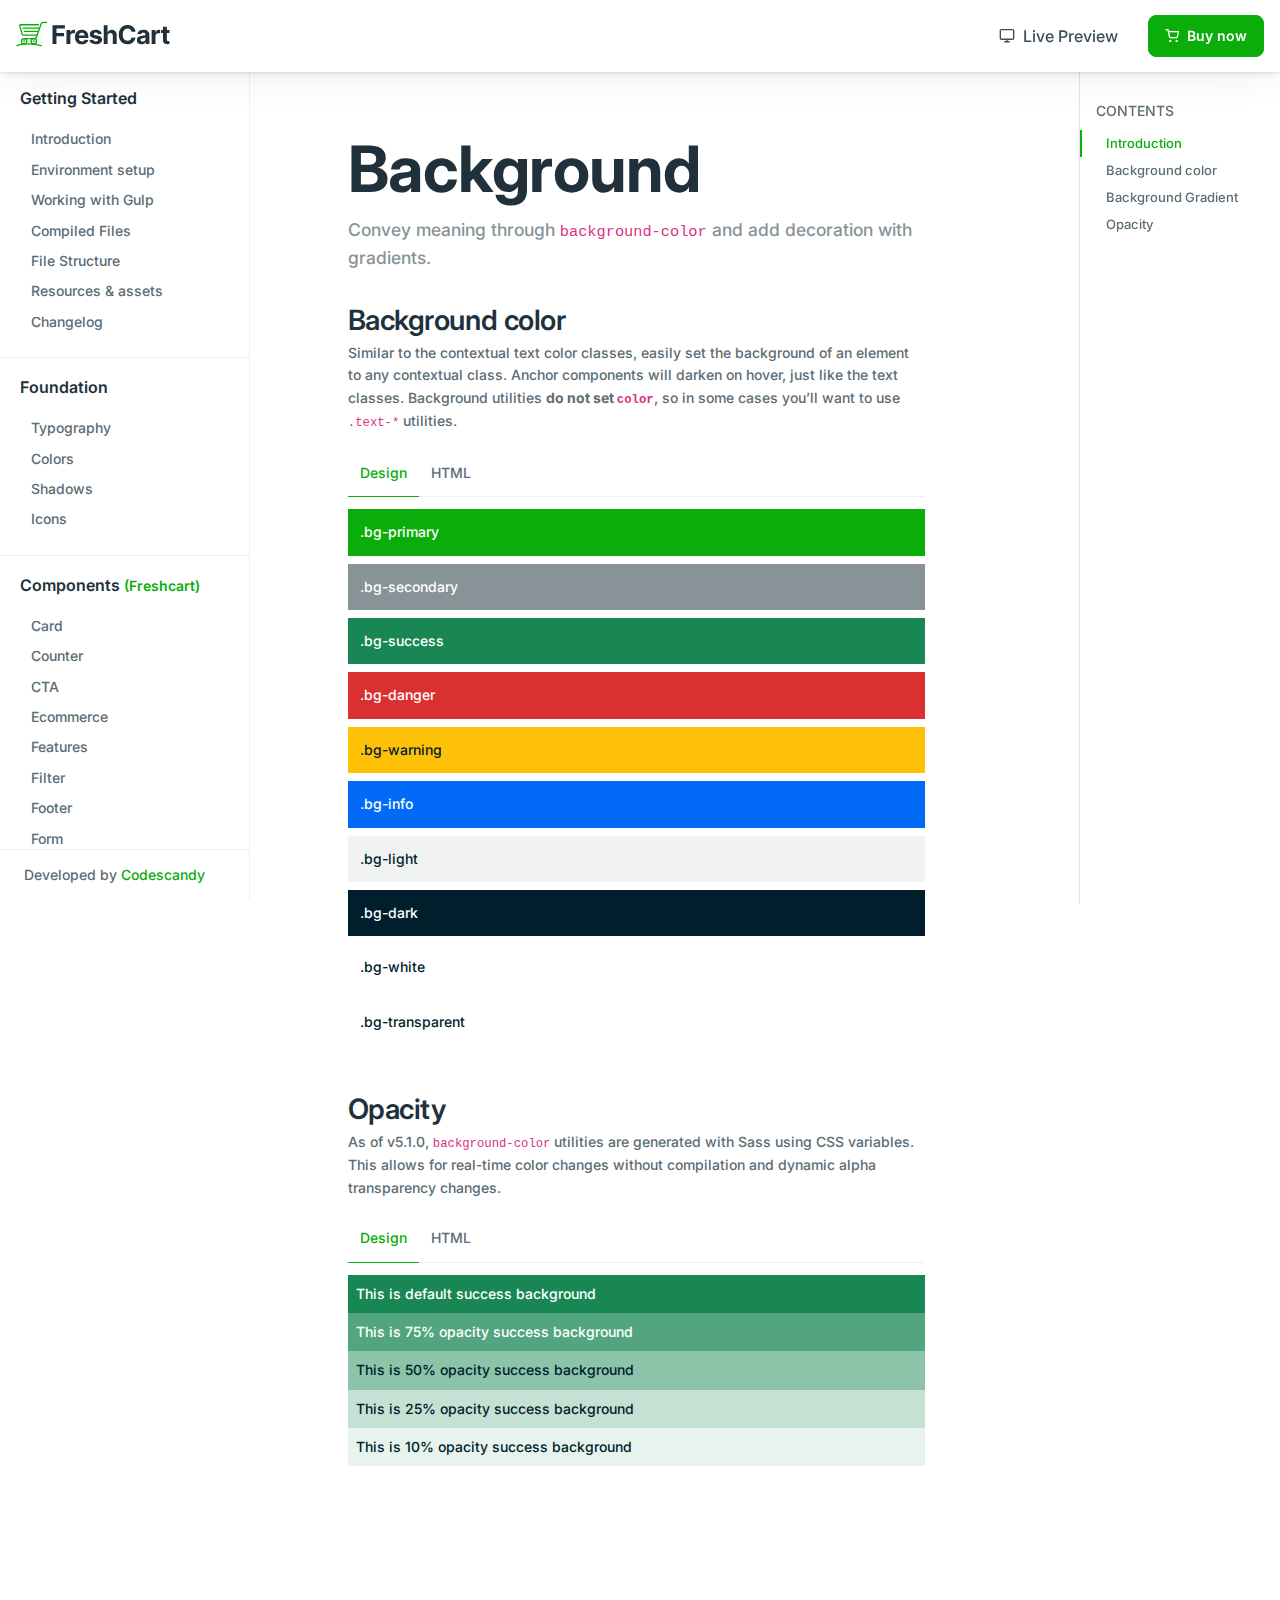
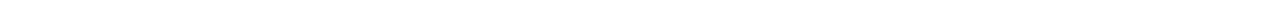
<file: docs/background.html>
<!DOCTYPE html>
<html lang="en">


<!-- Mirrored from freshcart.codescandy.com/docs/background.html by HTTrack Website Copier/3.x [XR&CO'2014], Fri, 31 Mar 2023 10:11:26 GMT -->
<head>

  <!-- Required meta tags -->
<meta charset="utf-8">
<meta name="viewport" content="width=device-width, initial-scale=1, shrink-to-fit=no">
<meta name="description" content="">
<meta content="Codescandy" name="author">

<!-- Google tag (gtag.js) -->
<script async src="https://www.googletagmanager.com/gtag/js?id=G-M8S4MT3EYG"></script>
<script>
  window.dataLayer = window.dataLayer || [];
  function gtag(){dataLayer.push(arguments);}
  gtag('js', new Date());

  gtag('config', 'G-M8S4MT3EYG');
</script>

<!-- Favicon icon-->
<link rel="shortcut icon" type="image/x-icon" href="../assets/images/favicon/favicon.ico">


<!-- Libs CSS -->
<link href="../assets/libs/bootstrap-icons/font/bootstrap-icons.css" rel="stylesheet">
<link href="../assets/libs/feather-webfont/dist/feather-icons.css" rel="stylesheet">
<link href="../assets/libs/simplebar/dist/simplebar.min.css" rel="stylesheet">


<!-- Theme CSS -->
<link rel="stylesheet" href="../assets/css/theme.min.css">


  <link href="../assets/libs/prismjs/themes/prism-okaidia.min.css" rel="stylesheet">
  <title>Background | FreshCart - eCommerce HTML Template</title>

</head>

<body class="bg-white">
  <!-- Main wrapper -->
 <main class="docs-main-wrapper">
    <!-- Docs header -->
<div class="docs-header">
    <nav class="navbar navbar-expand-lg navbar-light bg-white fixed-top ms-0 py-2">
       <a class="navbar-brand me-0" href="../index.html"><img src="../assets/images/logo/freshcart-logo.svg" alt=""> </a>
       <ul class="navbar-nav ms-auto flex-row align-items-center">
         <li class="nav-item d-none d-md-block">
            <a class="nav-link me-4 border-bottom-0" href="../index.html"><i class="feather-icon icon-monitor me-2"></i>Live Preview</a>
         </li>
          <li class="nav-item docs-header-btn">
             <a class="btn btn-primary me-2 me-lg-0" href="https://bit.ly/freshcart"><i class="feather-icon icon-shopping-cart me-2"></i>Buy now</a>
          </li>
          <li class="nav-item d-md-none">
             <button class="navbar-toggler" type="button" data-bs-toggle="collapse" data-bs-target="#navbarNav"  aria-expanded="false" aria-label="Toggle navigation">
               <svg xmlns="http://www.w3.org/2000/svg" width="32" height="32" fill="currentColor" class="bi bi-list text-primary" viewBox="0 0 16 16">
                  <path fill-rule="evenodd" d="M2.5 12a.5.5 0 0 1 .5-.5h10a.5.5 0 0 1 0 1H3a.5.5 0 0 1-.5-.5zm0-4a.5.5 0 0 1 .5-.5h10a.5.5 0 0 1 0 1H3a.5.5 0 0 1-.5-.5zm0-4a.5.5 0 0 1 .5-.5h10a.5.5 0 0 1 0 1H3a.5.5 0 0 1-.5-.5z"/>
                </svg>
             </button>
          </li>
       </ul>
    </nav>
 </div>

    <!-- Left sidebar -->
    <!-- Nav Sidebar -->
<div class="docs-nav-sidebar">
  <div class="py-8"></div>
  <div class=" docs-nav " data-simplebar>
    <nav class="navbar navbar-expand-md">
      <div class="collapse navbar-collapse " id="navbarNav">
        <ul class="navbar-nav flex-column" id="sidebarnav">
          <li class="navbar-header">
            <h5 class="heading">Getting Started</h5>
          </li>
          <li class="nav-item"><a href="index.html" class="nav-link">Introduction</a></li>
          <li class="nav-item"><a href="environment-setup.html" class="nav-link">Environment setup</a></li>
          <li class="nav-item"><a href="working-with-gulp.html" class="nav-link">Working with Gulp</a>
          </li>
          <li class="nav-item"><a href="compiled-files.html" class="nav-link">Compiled Files</a>
          </li>
          <li class="nav-item"><a href="file-structure.html" class="nav-link">File Structure</a></li>
          <li class="nav-item"><a href="resources-assets.html" class="nav-link">Resources & assets</a></li>
          <li class="nav-item"><a href="changelog.html" class="nav-link">Changelog</a></li>


          <li>
            <div class="navbar-border"></div>
          </li>
          <li class="navbar-header mt-0">
            <h5 class="heading">Foundation</h5>
          </li>
          <li class="nav-item"><a href="typography.html" class="nav-link">Typography</a></li>
          <li class="nav-item"><a href="colors.html" class="nav-link">Colors</a></li>
          <li class="nav-item"><a href="shadows.html" class="nav-link">Shadows</a></li>
          <li class="nav-item"><a href="icons.html" class="nav-link">Icons</a></li>

          <li>
            <div class="navbar-border"></div>
          </li>
          <li class="navbar-header mt-0">
            <h5 class="heading">Components <small class="text-primary">(Freshcart)</small></h5>
          </li>
          <li class="nav-item"><a href="components/card.html" class="nav-link">Card</a></li>
          <li class="nav-item"><a href="components/counter.html" class="nav-link">Counter</a></li>
          <li class="nav-item"><a href="components/cta.html" class="nav-link">CTA</a></li>
          <li class="nav-item"><a href="components/ecommerce.html" class="nav-link">Ecommerce</a></li>
          <li class="nav-item"><a href="components/features.html" class="nav-link">Features</a></li>
          <li class="nav-item"><a href="components/filter.html" class="nav-link">Filter</a></li>
   
          <li class="nav-item"><a href="components/footer.html" class="nav-link">Footer</a></li>
          <li class="nav-item"><a href="components/form.html" class="nav-link">Form</a></li>
          <li class="nav-item"><a href="components/list.html" class="nav-link">List</a></li>
          <li class="nav-item"><a href="components/navbar.html" class="nav-link">Navbar</a></li>
         
          <li class="nav-item"><a href="components/review.html" class="nav-link">Review</a></li>
        <li class="nav-item"><a href="components/sidebar.html" class="nav-link">Sidebar</a></li>
          <li class="nav-item"><a href="components/slider.html" class="nav-link">Slider</a></li>
          <li class="nav-item"><a href="components/table.html" class="nav-link">Table</a></li>

          <li>
            <div class="navbar-border"></div>
          </li>
          <li class="navbar-header mt-0">
            <h5 class="heading">Components</h5>
          </li>
          <li class="nav-item">
            <a href="accordions.html" class="nav-link">
              Accordions
            </a>
          </li>
          <li class="nav-item">
            <a href="alerts.html" class="nav-link">
              Alerts
            </a>
          </li>
      
          <li class="nav-item">
            <a href="badge.html" class="nav-link">
              Badge
            </a>
          </li>

          <li class="nav-item">
            <a href="breadcrumb.html" class="nav-link">
              Breadcrumb
            </a>
          </li>
          <li class="nav-item">
            <a href="buttons.html" class="nav-link">
              Buttons
            </a>
          </li>
          <li class="nav-item">
            <a href="button-group.html" class="nav-link">
              Button group
            </a>
          </li>
          <li class="nav-item">
            <a href="card.html" class="nav-link">
              Card
            </a>
          </li>
          <li class="nav-item">
            <a href="carousel.html" class="nav-link">
              Carousel
            </a>
          </li>
          <li class="nav-item">
            <a href="close-button.html" class="nav-link">
              Close Button
            </a>
          </li>
          <li class="nav-item">
            <a href="collapse.html" class="nav-link">
              Collapse
            </a>
          </li>
          <li class="nav-item">
            <a href="dropdowns.html" class="nav-link">
              Dropdowns
            </a>
          </li>
          
          <li class="nav-item">
            <a href="list-group.html" class="nav-link">
              List group
            </a>
          </li>

          <li class="nav-item">
            <a href="modal.html" class="nav-link">
              Modal
            </a>
          </li>
          <li class="nav-item">
            <a href="navs-tabs.html" class="nav-link">
              Navs and tabs
            </a>
          </li>
          <li class="nav-item">
            <a href="navbar.html" class="nav-link">
              Navbar
            </a>
          </li>
          <li class="nav-item">
            <a href="offcanvas.html" class="nav-link">
              Offcanvas
            </a>
          </li>
          <li class="nav-item">
            <a href="pagination.html" class="nav-link">
              Pagination
            </a>
          </li>
          <li class="nav-item">
            <a href="placeholders.html" class="nav-link">
              Placeholders
            </a>
          </li>
          <li class="nav-item">
            <a href="popovers.html" class="nav-link">
              Popovers
            </a>
          </li>
          <li class="nav-item">
            <a href="progress.html" class="nav-link">
              Progress
            </a>
          </li>
          <li class="nav-item">
            <a href="scrollspy.html" class="nav-link">
              Scrollspy
            </a>
          </li>
          <li class="nav-item">
            <a href="spinners.html" class="nav-link">
              Spinners
            </a>
          </li>
          <li class="nav-item">
            <a href="tables.html" class="nav-link">
              Tables
            </a>
          </li>
          <li class="nav-item">
            <a href="toasts.html" class="nav-link">
              Toasts
            </a>
          </li>
          <li class="nav-item">
            <a href="tooltips.html" class="nav-link">
              Tooltips
            </a>
          </li>
          <li>
            <div class="navbar-border"></div>
          </li>
          <li class="navbar-header mt-0">
            <h5 class="heading">Forms</h5>
          </li>
          <li class="nav-item">
            <a href="forms.html" class="nav-link">
              Basic Forms
            </a>
          </li>
         
          <li class="nav-item">
            <a href="input-group.html" class="nav-link">
              Input Group
            </a>
          </li>
        
         
          <li>
            <div class="navbar-border"></div>
          </li>
          
          <li class="navbar-header mt-0">
            <h5 class="heading">Utilities</h5>
          </li>
          <li class="nav-item"><a href="background.html" class="nav-link">Background</a></li>
          <li class="nav-item"><a href="borders.html" class="nav-link"> Borders </a></li>
          <li class="nav-item"><a href="colored-links.html" class="nav-link"> Colored Links </a></li>
          <li class="nav-item"><a href="opacity.html" class="nav-link"> Opacity </a></li>
          <li class="nav-item"><a href="ratio.html" class="nav-link"> Ratio </a></li>
          <li class="nav-item"><a href="stacks.html" class="nav-link"> Stacks </a></li>
          <li class="nav-item"><a href="text-color.html" class="nav-link">Colors</a></li>
          <li class="nav-item"><a href="text.html" class="nav-link"> Text </a></li>
          <li class="nav-item"><a href="text-truncation.html" class="nav-link"> Text truncation </a></li>
          <li class="nav-item"><a href="vertical-rule.html" class="nav-link"> Vertical rule </a></li>
        </ul>
      </div>
    </nav>
  </div>
  <div class="nav-footer">
    <p class="mb-0"> Developed by <a href="https://codescandy.com/" target="_blank">Codescandy</a></p>
  </div>
</div>
    <!-- Wrapper  -->
    <div class="docs-wrapper">
      <div class="container-fluid">
        <div class="row">
          <div class="offset-xxl-2 col-xxl-6 offset-xl-1 col-xl-7 col-md-12 col-sm-12 col-12">
            <!-- Content -->
            <div class="docs-content mx-xxl-9">
              <div class="row">
                <div class="col-xl-12 col-lg-12 col-md-12 col-sm-12 col-12">
                  <div class="mb-8" id="intro">
                    <h1 class="mb-2 display-3 fw-bold">Background</h1>
                    <p class="lead mb-0 text-muted">Convey meaning through <code>background-color</code> and add decoration with gradients.</p>
                  </div>
                </div>
              </div>
              <!-- Background color -->
  <div class="row">
    <div class="col-xl-12 col-lg-12 col-md-12 col-sm-12 col-12">
      <div id="background-color" class="mb-4">
        <h2 class="fw-semi-bold mb-1">Background color</h2>
        <p>Similar to the contextual text color classes, easily
          set the background of an element to any
          contextual class. Anchor components will darken on
          hover, just like the text classes. Background
          utilities <strong>do not set <code
              class="highlighter-rouge">color</code></strong>, so
          in some
          cases you’ll want to use <code
            class="highlighter-rouge">.text-*</code> utilities.
        </p>
      </div>
      <!-- Card -->
      <div class="mb-10">
        <ul class="nav nav-line-bottom mb-3"id="pills-tab-background-color"
          role="tablist">
          <li class="nav-item">
            <a class="nav-link active"
              id="pills-background-color-design-tab"
              data-bs-toggle="pill"
              href="#pills-background-color-design" role="tab"
              aria-controls="pills-background-color-design"
              aria-selected="true">Design</a>
          </li>
          <li class="nav-item">
            <a class="nav-link"
              id="pills-background-color-html-tab"
              data-bs-toggle="pill"
              href="#pills-background-color-html" role="tab"
              aria-controls="pills-background-color-html"
              aria-selected="false">HTML</a>
          </li>
        </ul>
        <!-- Tab content -->
        <div class="tab-content"
          id="pills-tabContent-background-color">
          <div class="tab-pane tab-example-design fade show
            active" id="pills-background-color-design"
            role="tabpanel"
            aria-labelledby="pills-background-color-design-tab">
            <div class="p-3 mb-2 bg-primary text-white">.bg-primary</div>
            <div class="p-3 mb-2 bg-secondary text-white">.bg-secondary</div>
            <div class="p-3 mb-2 bg-success text-white">.bg-success</div>
            <div class="p-3 mb-2 bg-danger text-white">.bg-danger</div>
            <div class="p-3 mb-2 bg-warning text-dark">.bg-warning</div>
            <div class="p-3 mb-2 bg-info text-white">.bg-info</div>
            <div class="p-3 mb-2 bg-light text-dark">.bg-light</div>
            <div class="p-3 mb-2 bg-dark text-white">.bg-dark</div>
            <div class="p-3 mb-2 bg-white text-dark">.bg-white</div>
            <div class="p-3 mb-2 bg-transparent text-dark">.bg-transparent</div>
          </div>
          <div class="tab-pane tab-example-html fade"
            id="pills-background-color-html" role="tabpanel"
            aria-labelledby="pills-background-color-html-tab">
                <pre><code class="language-markup"> <span class="token comment">&lt;!-- background color --&gt;</span>
<span class="token tag"><span class="token tag"><span class="token punctuation">&lt;</span>div</span> <span class="token attr-name">class</span><span class="token attr-value"><span class="token punctuation">=</span><span class="token punctuation">"</span>p-3 mb-2 bg-primary text-white<span class="token punctuation">"</span></span><span class="token punctuation">&gt;</span></span>.bg-primary<span class="token tag"><span class="token tag"><span class="token punctuation">&lt;/</span>div</span><span class="token punctuation">&gt;</span></span>
<span class="token tag"><span class="token tag"><span class="token punctuation">&lt;</span>div</span> <span class="token attr-name">class</span><span class="token attr-value"><span class="token punctuation">=</span><span class="token punctuation">"</span>p-3 mb-2 bg-secondary text-white<span class="token punctuation">"</span></span><span class="token punctuation">&gt;</span></span>.bg-secondary<span class="token tag"><span class="token tag"><span class="token punctuation">&lt;/</span>div</span><span class="token punctuation">&gt;</span></span>
<span class="token tag"><span class="token tag"><span class="token punctuation">&lt;</span>div</span> <span class="token attr-name">class</span><span class="token attr-value"><span class="token punctuation">=</span><span class="token punctuation">"</span>p-3 mb-2 bg-success text-white<span class="token punctuation">"</span></span><span class="token punctuation">&gt;</span></span>.bg-success<span class="token tag"><span class="token tag"><span class="token punctuation">&lt;/</span>div</span><span class="token punctuation">&gt;</span></span>
<span class="token tag"><span class="token tag"><span class="token punctuation">&lt;</span>div</span> <span class="token attr-name">class</span><span class="token attr-value"><span class="token punctuation">=</span><span class="token punctuation">"</span>p-3 mb-2 bg-danger text-white<span class="token punctuation">"</span></span><span class="token punctuation">&gt;</span></span>.bg-danger<span class="token tag"><span class="token tag"><span class="token punctuation">&lt;/</span>div</span><span class="token punctuation">&gt;</span></span>
<span class="token tag"><span class="token tag"><span class="token punctuation">&lt;</span>div</span> <span class="token attr-name">class</span><span class="token attr-value"><span class="token punctuation">=</span><span class="token punctuation">"</span>p-3 mb-2 bg-warning text-dark<span class="token punctuation">"</span></span><span class="token punctuation">&gt;</span></span>.bg-warning<span class="token tag"><span class="token tag"><span class="token punctuation">&lt;/</span>div</span><span class="token punctuation">&gt;</span></span>
<span class="token tag"><span class="token tag"><span class="token punctuation">&lt;</span>div</span> <span class="token attr-name">class</span><span class="token attr-value"><span class="token punctuation">=</span><span class="token punctuation">"</span>p-3 mb-2 bg-info text-white<span class="token punctuation">"</span></span><span class="token punctuation">&gt;</span></span>.bg-info<span class="token tag"><span class="token tag"><span class="token punctuation">&lt;/</span>div</span><span class="token punctuation">&gt;</span></span>
<span class="token tag"><span class="token tag"><span class="token punctuation">&lt;</span>div</span> <span class="token attr-name">class</span><span class="token attr-value"><span class="token punctuation">=</span><span class="token punctuation">"</span>p-3 mb-2 bg-light text-dark<span class="token punctuation">"</span></span><span class="token punctuation">&gt;</span></span>.bg-light<span class="token tag"><span class="token tag"><span class="token punctuation">&lt;/</span>div</span><span class="token punctuation">&gt;</span></span>
<span class="token tag"><span class="token tag"><span class="token punctuation">&lt;</span>div</span> <span class="token attr-name">class</span><span class="token attr-value"><span class="token punctuation">=</span><span class="token punctuation">"</span>p-3 mb-2 bg-dark text-white<span class="token punctuation">"</span></span><span class="token punctuation">&gt;</span></span>.bg-dark<span class="token tag"><span class="token tag"><span class="token punctuation">&lt;/</span>div</span><span class="token punctuation">&gt;</span></span>
<span class="token tag"><span class="token tag"><span class="token punctuation">&lt;</span>div</span> <span class="token attr-name">class</span><span class="token attr-value"><span class="token punctuation">=</span><span class="token punctuation">"</span>p-3 mb-2 bg-white text-dark<span class="token punctuation">"</span></span><span class="token punctuation">&gt;</span></span>.bg-white<span class="token tag"><span class="token tag"><span class="token punctuation">&lt;/</span>div</span><span class="token punctuation">&gt;</span></span>
<span class="token tag"><span class="token tag"><span class="token punctuation">&lt;</span>div</span> <span class="token attr-name">class</span><span class="token attr-value"><span class="token punctuation">=</span><span class="token punctuation">"</span>p-3 mb-2 bg-transparent text-dark<span class="token punctuation">"</span></span><span class="token punctuation">&gt;</span></span>.bg-transparent<span class="token tag"><span class="token tag"><span class="token punctuation">&lt;/</span>div</span><span class="token punctuation">&gt;</span></span></code></pre>

          </div>
        </div>
      </div>
    </div>
  </div>
  <!-- Background color -->

  
   <div class="row">
    <div class="col-xl-12 col-lg-12 col-md-12 col-sm-12 col-12">
      <div id="opacity" class="mb-4">
        <h2 class="fw-semi-bold mb-1 ">Opacity</h2>
        <p>As of v5.1.0, <code>background-color</code> utilities are generated with Sass using CSS variables. This allows for real-time color changes without compilation and dynamic alpha transparency changes.</p>

      </div>
      <!-- Card -->
      <div class="mb-10">
        <ul class="nav nav-line-bottom mb-3"id="pills-tab-background-opacity"
          role="tablist">
          <li class="nav-item">
            <a class="nav-link active"
              id="pills-background-opacity-design-tab"
              data-bs-toggle="pill"
              href="#pills-background-opacity-design" role="tab"
              aria-controls="pills-background-opacity-design"
              aria-selected="true">Design</a>
          </li>
          <li class="nav-item">
            <a class="nav-link"
              id="pills-background-opacity-html-tab"
              data-bs-toggle="pill"
              href="#pills-background-opacity-html" role="tab"
              aria-controls="pills-background-opacity-html"
              aria-selected="false">HTML</a>
          </li>
        </ul>
        <!-- Tab content -->
        <div class="tab-content"
          id="pills-tabContent-background-opacity">
          <div class="tab-pane tab-example-design fade show
            active" id="pills-background-opacity-design"
            role="tabpanel"
            aria-labelledby="pills-background-opacity-design-tab">
            <div class="bg-success p-2 text-white">This is default success background</div>
            <div class="bg-success p-2 text-white bg-opacity-75">This is 75% opacity success background</div>
            <div class="bg-success p-2 text-dark bg-opacity-50">This is 50% opacity success background</div>
            <div class="bg-success p-2 text-dark bg-opacity-25">This is 25% opacity success background</div>
            <div class="bg-success p-2 text-dark bg-opacity-10">This is 10% opacity success background</div>
          </div>
          <div class="tab-pane tab-example-html fade"
            id="pills-background-opacity-html" role="tabpanel"
            aria-labelledby="pills-background-opacity-html-tab">
            <pre><code class="  language-markup"><span class="token comment">&lt;!-- opacity --&gt;</span>
 <span class="token tag"><span class="token tag"><span class="token punctuation">&lt;</span>div</span> <span class="token attr-name">class</span><span class="token attr-value"><span class="token punctuation attr-equals">=</span><span class="token punctuation">"</span>bg-success p-2 text-white<span class="token punctuation">"</span></span><span class="token punctuation">&gt;</span></span>This is default success background<span class="token tag"><span class="token tag"><span class="token punctuation">&lt;/</span>div</span><span class="token punctuation">&gt;</span></span>
 <span class="token tag"><span class="token tag"><span class="token punctuation">&lt;</span>div</span> <span class="token attr-name">class</span><span class="token attr-value"><span class="token punctuation attr-equals">=</span><span class="token punctuation">"</span>bg-success p-2 text-white bg-opacity-75<span class="token punctuation">"</span></span><span class="token punctuation">&gt;</span></span>This is 75% opacity success background<span class="token tag"><span class="token tag"><span class="token punctuation">&lt;/</span>div</span><span class="token punctuation">&gt;</span></span>
 <span class="token tag"><span class="token tag"><span class="token punctuation">&lt;</span>div</span> <span class="token attr-name">class</span><span class="token attr-value"><span class="token punctuation attr-equals">=</span><span class="token punctuation">"</span>bg-success p-2 text-dark bg-opacity-50<span class="token punctuation">"</span></span><span class="token punctuation">&gt;</span></span>This is 50% opacity success background<span class="token tag"><span class="token tag"><span class="token punctuation">&lt;/</span>div</span><span class="token punctuation">&gt;</span></span>
 <span class="token tag"><span class="token tag"><span class="token punctuation">&lt;</span>div</span> <span class="token attr-name">class</span><span class="token attr-value"><span class="token punctuation attr-equals">=</span><span class="token punctuation">"</span>bg-success p-2 text-dark bg-opacity-25<span class="token punctuation">"</span></span><span class="token punctuation">&gt;</span></span>This is 25% opacity success background<span class="token tag"><span class="token tag"><span class="token punctuation">&lt;/</span>div</span><span class="token punctuation">&gt;</span></span>
 <span class="token tag"><span class="token tag"><span class="token punctuation">&lt;</span>div</span> <span class="token attr-name">class</span><span class="token attr-value"><span class="token punctuation attr-equals">=</span><span class="token punctuation">"</span>bg-success p-2 text-dark bg-opacity-10<span class="token punctuation">"</span></span><span class="token punctuation">&gt;</span></span>This is 10% opacity success background<span class="token tag"><span class="token tag"><span class="token punctuation">&lt;/</span>div</span><span class="token punctuation">&gt;</span></span></code></pre>
          </div>
        </div>
      </div>
    </div>
  </div>
  <!-- Background color -->
            </div>
          </div>
          <div class="col-xl-2 col-lg-2 col-md-6 col-sm-12 col-12  d-none d-xl-block position-fixed end-0">
            <!-- Sidebar nav fixed -->
            <div class="sidebar-nav-fixed">
              <span class="px-4 mb-2 d-block text-uppercase ls-md fw-semi-bold fs-6">Contents</span>
              <ul class="list-unstyled">
                <li><a href="#intro" class="active">Introduction</a>
                <li>
                <li><a href="#background-color">Background color</a>

                <li>
                  <li><a href="#background-gradient">Background Gradient</a></li>

                  <li>
                  <a href="#opacity">Opacity</a></li>

              </ul>
            </div>
          </div>
        </div>
      </div>
    </div>
  </main>

  <!-- Scripts -->

  <!-- Libs JS -->
<script src="../assets/libs/jquery/dist/jquery.min.js"></script>
<script src="../assets/libs/bootstrap/dist/js/bootstrap.bundle.min.js"></script>
<script src="../assets/libs/simplebar/dist/simplebar.min.js"></script>

<!-- Theme JS -->
<script src="../assets/js/theme.min.js"></script>
  
<script src="../assets/libs/prismjs/prism.js"></script>
<script src="../assets/libs/prismjs/components/prism-scss.min.js"></script>
<script src="../assets/libs/prismjs/plugins/toolbar/prism-toolbar.min.js"></script>
<script src="../assets/libs/prismjs/plugins/copy-to-clipboard/prism-copy-to-clipboard.min.js"></script>
<script src="../assets/js/vendors/sidebarMenu.js"></script>
</body>
</body>


<!-- Mirrored from freshcart.codescandy.com/docs/background.html by HTTrack Website Copier/3.x [XR&CO'2014], Fri, 31 Mar 2023 10:11:26 GMT -->
</html>
</file>
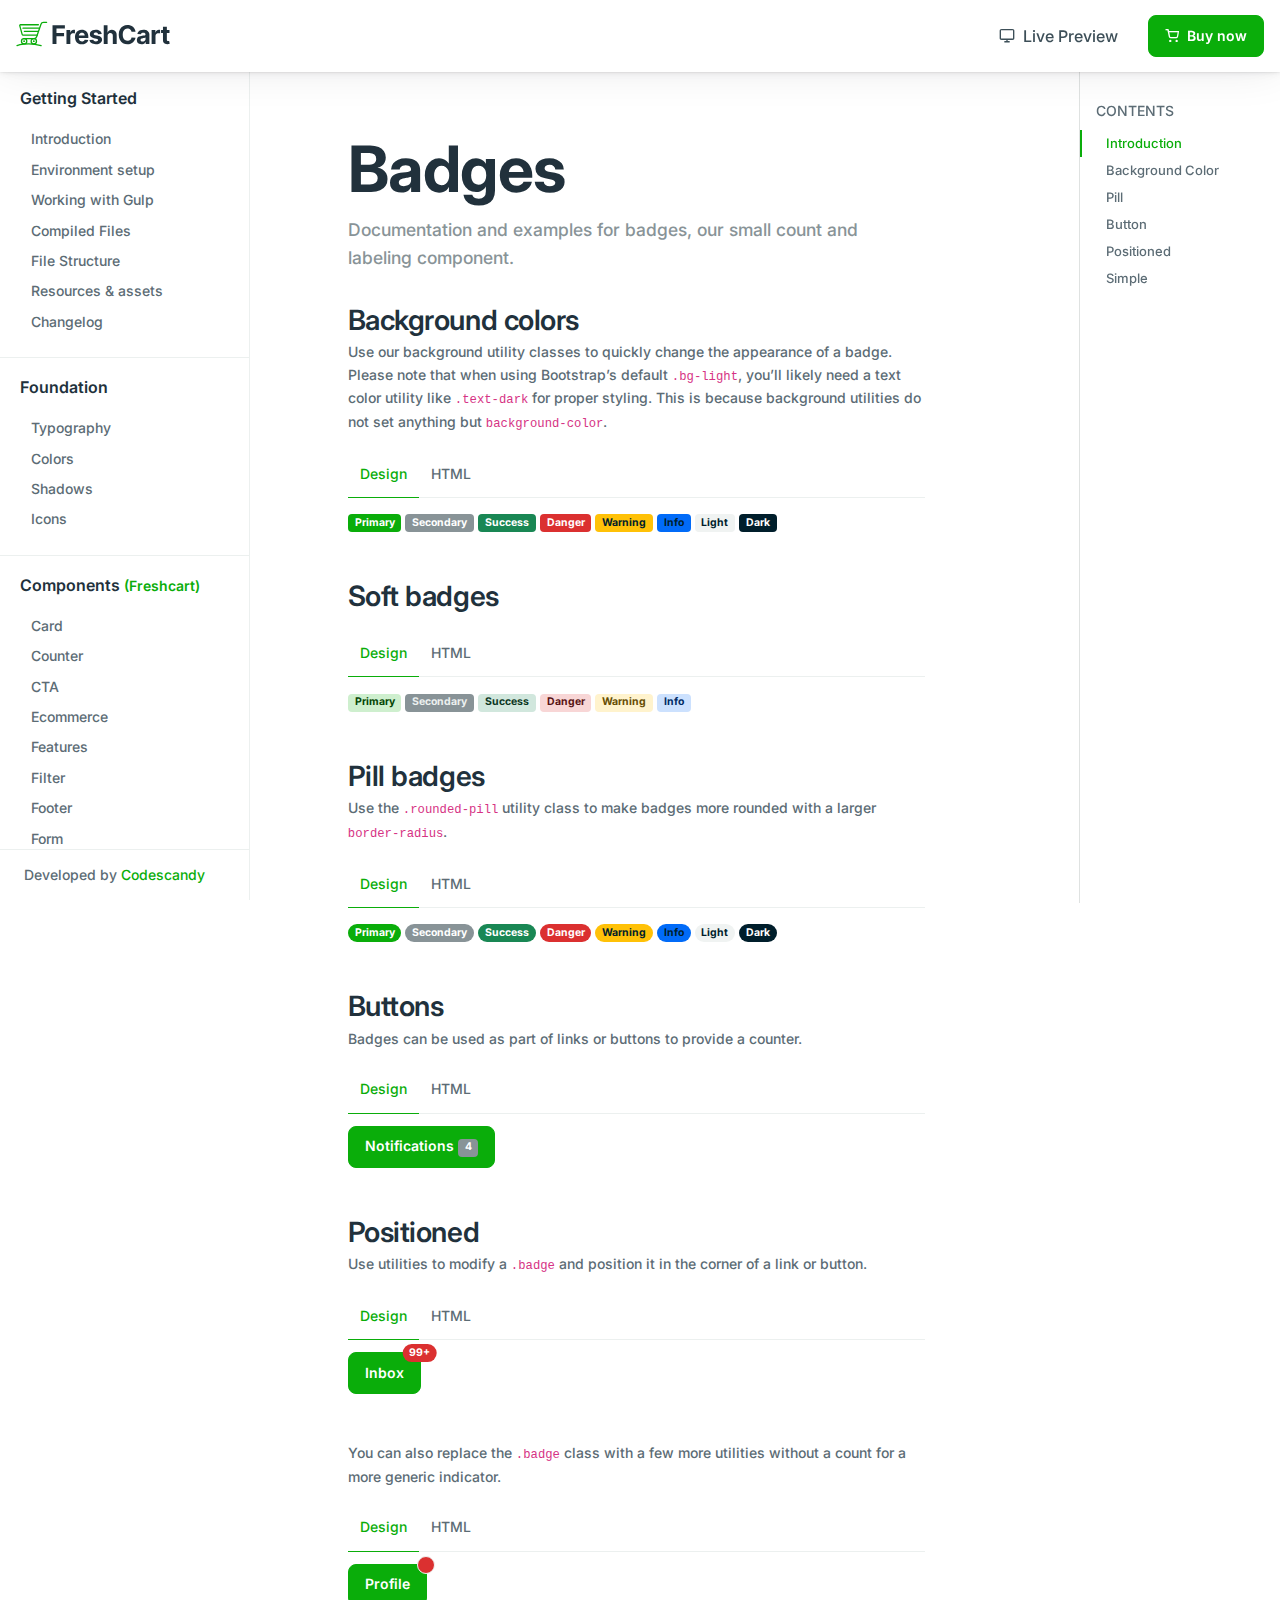
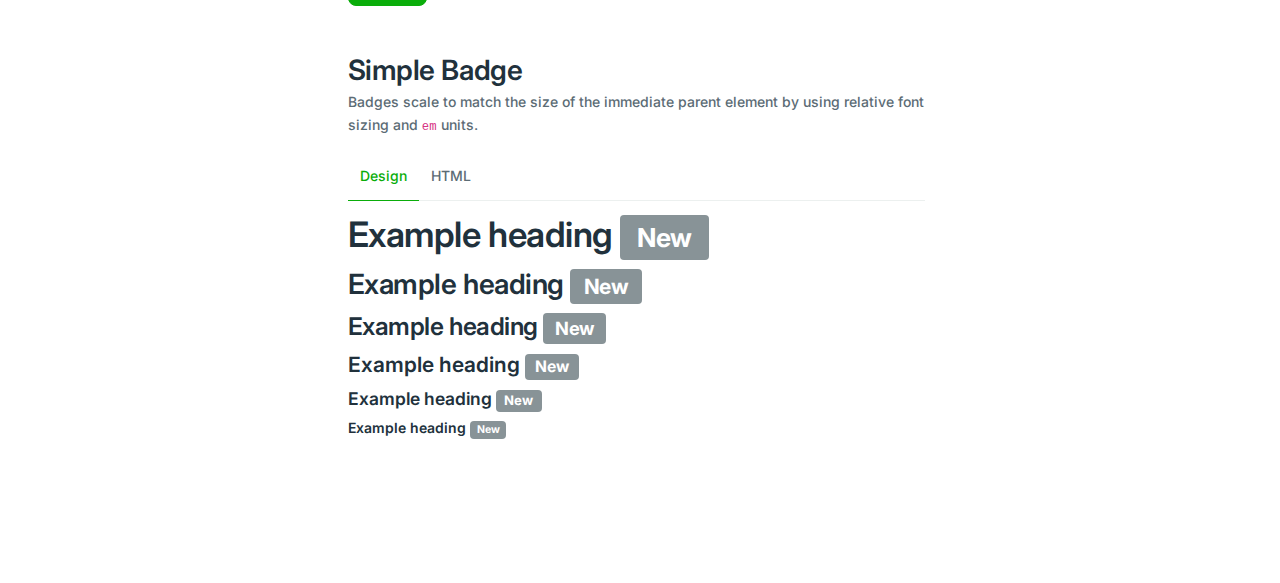
<file: docs/badge.html>
<!DOCTYPE html>
<html lang="en">


<!-- Mirrored from freshcart.codescandy.com/docs/badge.html by HTTrack Website Copier/3.x [XR&CO'2014], Fri, 31 Mar 2023 10:11:24 GMT -->
<head>
  <!-- Required meta tags -->
<meta charset="utf-8">
<meta name="viewport" content="width=device-width, initial-scale=1, shrink-to-fit=no">
<meta name="description" content="">
<meta content="Codescandy" name="author">

<!-- Google tag (gtag.js) -->
<script async src="https://www.googletagmanager.com/gtag/js?id=G-M8S4MT3EYG"></script>
<script>
  window.dataLayer = window.dataLayer || [];
  function gtag(){dataLayer.push(arguments);}
  gtag('js', new Date());

  gtag('config', 'G-M8S4MT3EYG');
</script>

<!-- Favicon icon-->
<link rel="shortcut icon" type="image/x-icon" href="../assets/images/favicon/favicon.ico">


<!-- Libs CSS -->
<link href="../assets/libs/bootstrap-icons/font/bootstrap-icons.css" rel="stylesheet">
<link href="../assets/libs/feather-webfont/dist/feather-icons.css" rel="stylesheet">
<link href="../assets/libs/simplebar/dist/simplebar.min.css" rel="stylesheet">


<!-- Theme CSS -->
<link rel="stylesheet" href="../assets/css/theme.min.css">


  <link href="../assets/libs/prismjs/themes/prism-okaidia.min.css" rel="stylesheet">
  <title>Badges | FreshCart - eCommerce HTML Template</title>

</head>

<body class="bg-white">

  <!-- Main wrapper -->
 <main class="docs-main-wrapper">
    <!-- Docs header -->
<div class="docs-header">
    <nav class="navbar navbar-expand-lg navbar-light bg-white fixed-top ms-0 py-2">
       <a class="navbar-brand me-0" href="../index.html"><img src="../assets/images/logo/freshcart-logo.svg" alt=""> </a>
       <ul class="navbar-nav ms-auto flex-row align-items-center">
         <li class="nav-item d-none d-md-block">
            <a class="nav-link me-4 border-bottom-0" href="../index.html"><i class="feather-icon icon-monitor me-2"></i>Live Preview</a>
         </li>
          <li class="nav-item docs-header-btn">
             <a class="btn btn-primary me-2 me-lg-0" href="https://bit.ly/freshcart"><i class="feather-icon icon-shopping-cart me-2"></i>Buy now</a>
          </li>
          <li class="nav-item d-md-none">
             <button class="navbar-toggler" type="button" data-bs-toggle="collapse" data-bs-target="#navbarNav"  aria-expanded="false" aria-label="Toggle navigation">
               <svg xmlns="http://www.w3.org/2000/svg" width="32" height="32" fill="currentColor" class="bi bi-list text-primary" viewBox="0 0 16 16">
                  <path fill-rule="evenodd" d="M2.5 12a.5.5 0 0 1 .5-.5h10a.5.5 0 0 1 0 1H3a.5.5 0 0 1-.5-.5zm0-4a.5.5 0 0 1 .5-.5h10a.5.5 0 0 1 0 1H3a.5.5 0 0 1-.5-.5zm0-4a.5.5 0 0 1 .5-.5h10a.5.5 0 0 1 0 1H3a.5.5 0 0 1-.5-.5z"/>
                </svg>
             </button>
          </li>
       </ul>
    </nav>
 </div>

    <!-- left sidebar -->
    <!-- Nav Sidebar -->
<div class="docs-nav-sidebar">
  <div class="py-8"></div>
  <div class=" docs-nav " data-simplebar>
    <nav class="navbar navbar-expand-md">
      <div class="collapse navbar-collapse " id="navbarNav">
        <ul class="navbar-nav flex-column" id="sidebarnav">
          <li class="navbar-header">
            <h5 class="heading">Getting Started</h5>
          </li>
          <li class="nav-item"><a href="index.html" class="nav-link">Introduction</a></li>
          <li class="nav-item"><a href="environment-setup.html" class="nav-link">Environment setup</a></li>
          <li class="nav-item"><a href="working-with-gulp.html" class="nav-link">Working with Gulp</a>
          </li>
          <li class="nav-item"><a href="compiled-files.html" class="nav-link">Compiled Files</a>
          </li>
          <li class="nav-item"><a href="file-structure.html" class="nav-link">File Structure</a></li>
          <li class="nav-item"><a href="resources-assets.html" class="nav-link">Resources & assets</a></li>
          <li class="nav-item"><a href="changelog.html" class="nav-link">Changelog</a></li>


          <li>
            <div class="navbar-border"></div>
          </li>
          <li class="navbar-header mt-0">
            <h5 class="heading">Foundation</h5>
          </li>
          <li class="nav-item"><a href="typography.html" class="nav-link">Typography</a></li>
          <li class="nav-item"><a href="colors.html" class="nav-link">Colors</a></li>
          <li class="nav-item"><a href="shadows.html" class="nav-link">Shadows</a></li>
          <li class="nav-item"><a href="icons.html" class="nav-link">Icons</a></li>

          <li>
            <div class="navbar-border"></div>
          </li>
          <li class="navbar-header mt-0">
            <h5 class="heading">Components <small class="text-primary">(Freshcart)</small></h5>
          </li>
          <li class="nav-item"><a href="components/card.html" class="nav-link">Card</a></li>
          <li class="nav-item"><a href="components/counter.html" class="nav-link">Counter</a></li>
          <li class="nav-item"><a href="components/cta.html" class="nav-link">CTA</a></li>
          <li class="nav-item"><a href="components/ecommerce.html" class="nav-link">Ecommerce</a></li>
          <li class="nav-item"><a href="components/features.html" class="nav-link">Features</a></li>
          <li class="nav-item"><a href="components/filter.html" class="nav-link">Filter</a></li>
   
          <li class="nav-item"><a href="components/footer.html" class="nav-link">Footer</a></li>
          <li class="nav-item"><a href="components/form.html" class="nav-link">Form</a></li>
          <li class="nav-item"><a href="components/list.html" class="nav-link">List</a></li>
          <li class="nav-item"><a href="components/navbar.html" class="nav-link">Navbar</a></li>
         
          <li class="nav-item"><a href="components/review.html" class="nav-link">Review</a></li>
        <li class="nav-item"><a href="components/sidebar.html" class="nav-link">Sidebar</a></li>
          <li class="nav-item"><a href="components/slider.html" class="nav-link">Slider</a></li>
          <li class="nav-item"><a href="components/table.html" class="nav-link">Table</a></li>

          <li>
            <div class="navbar-border"></div>
          </li>
          <li class="navbar-header mt-0">
            <h5 class="heading">Components</h5>
          </li>
          <li class="nav-item">
            <a href="accordions.html" class="nav-link">
              Accordions
            </a>
          </li>
          <li class="nav-item">
            <a href="alerts.html" class="nav-link">
              Alerts
            </a>
          </li>
      
          <li class="nav-item">
            <a href="badge.html" class="nav-link">
              Badge
            </a>
          </li>

          <li class="nav-item">
            <a href="breadcrumb.html" class="nav-link">
              Breadcrumb
            </a>
          </li>
          <li class="nav-item">
            <a href="buttons.html" class="nav-link">
              Buttons
            </a>
          </li>
          <li class="nav-item">
            <a href="button-group.html" class="nav-link">
              Button group
            </a>
          </li>
          <li class="nav-item">
            <a href="card.html" class="nav-link">
              Card
            </a>
          </li>
          <li class="nav-item">
            <a href="carousel.html" class="nav-link">
              Carousel
            </a>
          </li>
          <li class="nav-item">
            <a href="close-button.html" class="nav-link">
              Close Button
            </a>
          </li>
          <li class="nav-item">
            <a href="collapse.html" class="nav-link">
              Collapse
            </a>
          </li>
          <li class="nav-item">
            <a href="dropdowns.html" class="nav-link">
              Dropdowns
            </a>
          </li>
          
          <li class="nav-item">
            <a href="list-group.html" class="nav-link">
              List group
            </a>
          </li>

          <li class="nav-item">
            <a href="modal.html" class="nav-link">
              Modal
            </a>
          </li>
          <li class="nav-item">
            <a href="navs-tabs.html" class="nav-link">
              Navs and tabs
            </a>
          </li>
          <li class="nav-item">
            <a href="navbar.html" class="nav-link">
              Navbar
            </a>
          </li>
          <li class="nav-item">
            <a href="offcanvas.html" class="nav-link">
              Offcanvas
            </a>
          </li>
          <li class="nav-item">
            <a href="pagination.html" class="nav-link">
              Pagination
            </a>
          </li>
          <li class="nav-item">
            <a href="placeholders.html" class="nav-link">
              Placeholders
            </a>
          </li>
          <li class="nav-item">
            <a href="popovers.html" class="nav-link">
              Popovers
            </a>
          </li>
          <li class="nav-item">
            <a href="progress.html" class="nav-link">
              Progress
            </a>
          </li>
          <li class="nav-item">
            <a href="scrollspy.html" class="nav-link">
              Scrollspy
            </a>
          </li>
          <li class="nav-item">
            <a href="spinners.html" class="nav-link">
              Spinners
            </a>
          </li>
          <li class="nav-item">
            <a href="tables.html" class="nav-link">
              Tables
            </a>
          </li>
          <li class="nav-item">
            <a href="toasts.html" class="nav-link">
              Toasts
            </a>
          </li>
          <li class="nav-item">
            <a href="tooltips.html" class="nav-link">
              Tooltips
            </a>
          </li>
          <li>
            <div class="navbar-border"></div>
          </li>
          <li class="navbar-header mt-0">
            <h5 class="heading">Forms</h5>
          </li>
          <li class="nav-item">
            <a href="forms.html" class="nav-link">
              Basic Forms
            </a>
          </li>
         
          <li class="nav-item">
            <a href="input-group.html" class="nav-link">
              Input Group
            </a>
          </li>
        
         
          <li>
            <div class="navbar-border"></div>
          </li>
          
          <li class="navbar-header mt-0">
            <h5 class="heading">Utilities</h5>
          </li>
          <li class="nav-item"><a href="background.html" class="nav-link">Background</a></li>
          <li class="nav-item"><a href="borders.html" class="nav-link"> Borders </a></li>
          <li class="nav-item"><a href="colored-links.html" class="nav-link"> Colored Links </a></li>
          <li class="nav-item"><a href="opacity.html" class="nav-link"> Opacity </a></li>
          <li class="nav-item"><a href="ratio.html" class="nav-link"> Ratio </a></li>
          <li class="nav-item"><a href="stacks.html" class="nav-link"> Stacks </a></li>
          <li class="nav-item"><a href="text-color.html" class="nav-link">Colors</a></li>
          <li class="nav-item"><a href="text.html" class="nav-link"> Text </a></li>
          <li class="nav-item"><a href="text-truncation.html" class="nav-link"> Text truncation </a></li>
          <li class="nav-item"><a href="vertical-rule.html" class="nav-link"> Vertical rule </a></li>
        </ul>
      </div>
    </nav>
  </div>
  <div class="nav-footer">
    <p class="mb-0"> Developed by <a href="https://codescandy.com/" target="_blank">Codescandy</a></p>
  </div>
</div>
    <!-- Wrapper  -->
    <div class="docs-wrapper">
      <div class="container-fluid">
        <div class="row">
          <div class="offset-xxl-2 col-xxl-6 offset-xl-1 col-xl-7 col-md-12 col-sm-12 col-12 ">
            <div class="docs-content mx-xxl-9">

              <div class="row">
                <div class="col-xl-12 col-lg-12 col-md-12 col-sm-12 col-12">
                  <div class="mb-8" id="intro">
                    <h1 class="mb-2 fw-bold display-3">Badges</h1>
                    <p class="mb-0 lead text-muted">Documentation and examples for badges, our small count and labeling
                      component.</p>
                  </div>
                </div>
              </div>
              <!-- Background colors -->
              <div class="row ">
                <div class="col-xl-12 col-lg-12 col-md-12 col-sm-12 col-12">
                  <div id="bg-badge" class="mb-4">
                    <h2 class="fw-semi-bold mb-1">Background colors</h2>
                    <p>Use our background utility classes to quickly change the appearance of a badge. Please note that
                      when using Bootstrap’s default <code>.bg-light</code>, you’ll likely need a text color utility
                      like <code>.text-dark</code> for proper styling. This is because background utilities do not set
                      anything but <code>background-color</code>.</p>
                  </div>
                  <!-- Card -->
                  <div class="mb-10">
                    <ul class="nav nav-line-bottom mb-3 " id="pills-tab-bg-badge" role="tablist">
                      <li class="nav-item">
                        <a class="nav-link active" id="pills-bg-badge-design-tab" data-bs-toggle="pill"
                          href="#pills-bg-badge-design" role="tab" aria-controls="pills-bg-badge-design"
                          aria-selected="true">Design</a>
                      </li>
                      <li class="nav-item">
                        <a class="nav-link" id="pills-bg-badge-html-tab" data-bs-toggle="pill"
                          href="#pills-bg-badge-html" role="tab" aria-controls="pills-bg-badge-html"
                          aria-selected="false">HTML</a>
                      </li>
                    </ul>
                    <!-- Tab content -->
                    <div class="tab-content" id="pills-tabContent-bg-badge">
                      <div class="tab-pane tab-example-design fade show active" id="pills-bg-badge-design"
                        role="tabpanel" aria-labelledby="pills-bg-badge-design-tab">
                        <!-- Primary badge -->
                        <span class="badge bg-primary">Primary</span>

                        <!-- Secondary badge -->
                        <span class="badge bg-secondary">Secondary</span>

                        <!-- Success badge -->
                        <span class="badge bg-success">Success</span>

                        <!-- Danger badge -->
                        <span class="badge bg-danger">Danger</span>

                        <!-- Warning badge -->
                        <span class="badge bg-warning text-dark">Warning</span>

                        <!-- Info badge -->
                        <span class="badge bg-info text-dark">Info</span>

                        <!-- Light badge -->
                        <span class="badge bg-light text-dark">Light</span>

                        <!-- Dark badge -->
                        <span class="badge bg-dark">Dark</span>
                      </div>
                      <div class="tab-pane tab-example-html fade " id="pills-bg-badge-html" role="tabpanel"
                        aria-labelledby="pills-bg-badge-html-tab">
                        <pre><code class="language-markup" data-copy-state="copy">  <span class="token comment">&lt;!-- Primary badge --&gt;</span>
  <span class="token tag"><span class="token tag"><span class="token punctuation">&lt;</span>span</span> <span class="token attr-name">class</span><span class="token attr-value"><span class="token punctuation attr-equals">=</span><span class="token punctuation">"</span>badge bg-primary<span class="token punctuation">"</span></span><span class="token punctuation">&gt;</span></span>Primary<span class="token tag"><span class="token tag"><span class="token punctuation">&lt;/</span>span</span><span class="token punctuation">&gt;</span></span>

  <span class="token comment">&lt;!-- Secondary badge --&gt;</span>
  <span class="token tag"><span class="token tag"><span class="token punctuation">&lt;</span>span</span> <span class="token attr-name">class</span><span class="token attr-value"><span class="token punctuation attr-equals">=</span><span class="token punctuation">"</span>badge bg-secondary<span class="token punctuation">"</span></span><span class="token punctuation">&gt;</span></span>Secondary<span class="token tag"><span class="token tag"><span class="token punctuation">&lt;/</span>span</span><span class="token punctuation">&gt;</span></span>

  <span class="token comment">&lt;!-- Success badge --&gt;</span>
  <span class="token tag"><span class="token tag"><span class="token punctuation">&lt;</span>span</span> <span class="token attr-name">class</span><span class="token attr-value"><span class="token punctuation attr-equals">=</span><span class="token punctuation">"</span>badge bg-success<span class="token punctuation">"</span></span><span class="token punctuation">&gt;</span></span>Success<span class="token tag"><span class="token tag"><span class="token punctuation">&lt;/</span>span</span><span class="token punctuation">&gt;</span></span>

  <span class="token comment">&lt;!-- Danger badge --&gt;</span>
  <span class="token tag"><span class="token tag"><span class="token punctuation">&lt;</span>span</span> <span class="token attr-name">class</span><span class="token attr-value"><span class="token punctuation attr-equals">=</span><span class="token punctuation">"</span>badge bg-danger<span class="token punctuation">"</span></span><span class="token punctuation">&gt;</span></span>Danger<span class="token tag"><span class="token tag"><span class="token punctuation">&lt;/</span>span</span><span class="token punctuation">&gt;</span></span>

  <span class="token comment">&lt;!-- Warning badge --&gt;</span>
  <span class="token tag"><span class="token tag"><span class="token punctuation">&lt;</span>span</span> <span class="token attr-name">class</span><span class="token attr-value"><span class="token punctuation attr-equals">=</span><span class="token punctuation">"</span>badge bg-warning text-dark<span class="token punctuation">"</span></span><span class="token punctuation">&gt;</span></span>Warning<span class="token tag"><span class="token tag"><span class="token punctuation">&lt;/</span>span</span><span class="token punctuation">&gt;</span></span>

  <span class="token comment">&lt;!-- Info badge --&gt;</span>
  <span class="token tag"><span class="token tag"><span class="token punctuation">&lt;</span>span</span> <span class="token attr-name">class</span><span class="token attr-value"><span class="token punctuation attr-equals">=</span><span class="token punctuation">"</span>badge bg-info text-dark<span class="token punctuation">"</span></span><span class="token punctuation">&gt;</span></span>Info<span class="token tag"><span class="token tag"><span class="token punctuation">&lt;/</span>span</span><span class="token punctuation">&gt;</span></span>

  <span class="token comment">&lt;!-- Light badge --&gt;</span>
  <span class="token tag"><span class="token tag"><span class="token punctuation">&lt;</span>span</span> <span class="token attr-name">class</span><span class="token attr-value"><span class="token punctuation attr-equals">=</span><span class="token punctuation">"</span>badge bg-light text-dark<span class="token punctuation">"</span></span><span class="token punctuation">&gt;</span></span>Light<span class="token tag"><span class="token tag"><span class="token punctuation">&lt;/</span>span</span><span class="token punctuation">&gt;</span></span>

  <span class="token comment">&lt;!-- Dark badge --&gt;</span>
  <span class="token tag"><span class="token tag"><span class="token punctuation">&lt;</span>span</span> <span class="token attr-name">class</span><span class="token attr-value"><span class="token punctuation attr-equals">=</span><span class="token punctuation">"</span>badge bg-dark<span class="token punctuation">"</span></span><span class="token punctuation">&gt;</span></span>Dark<span class="token tag"><span class="token tag"><span class="token punctuation">&lt;/</span>span</span><span class="token punctuation">&gt;</span></span></code></pre>
                      </div>
                    </div>
                  </div>

                </div>
              </div>
              <!-- Background colors -->
    <!-- Pill badges -->
    <div class="row">
      <div class="col-xl-12 col-lg-12 col-md-12 col-sm-12 col-12">
        <div id="pill-badge" class="mb-4">
          <h2 class="fw-semi-bold mb-0">Soft badges</h2>
         
        </div>
        <!-- Card -->
        <div class="mb-10">
          <ul class="nav nav-line-bottom mb-3 " id="pills-tab-soft-badges" role="tablist">
            <li class="nav-item">
              <a class="nav-link active" id="pills-soft-badges-design-tab" data-bs-toggle="pill"
                href="#pills-soft-badges-design" role="tab" aria-controls="pills-soft-badges-design"
                aria-selected="true">Design</a>
            </li>
            <li class="nav-item">
              <a class="nav-link" id="pills-soft-badges-html-tab" data-bs-toggle="pill"
                href="#pills-soft-badges-html" role="tab" aria-controls="pills-soft-badges-html"
                aria-selected="false">HTML</a>
            </li>
          </ul>
          <!-- Tab content -->
          <div class="tab-content" id="pills-tabContent-soft-badges">
            <div class="tab-pane tab-example-design fade show active" id="pills-soft-badges-design"
              role="tabpanel" aria-labelledby="pills-soft-badges-design-tab">
              <!-- Primary badge -->
              <span class="badge bg-light-primary text-dark-primary">Primary</span>

              <!-- Secondary badge -->
              <span class="badge bg-light-secondary text-dark-secondary">Secondary</span>

              <!-- Success badge -->
              <span class="badge bg-light-success text-dark-success">Success</span>

              <!-- Danger badge -->
              <span class="badge bg-light-danger text-dark-danger">Danger</span>

              <!-- Warning badge -->
              <span class="badge bg-light-warning text-dark-warning">Warning</span>

              <!-- Info badge -->
              <span class="badge bg-light-info text-dark-info">Info</span>

          
            </div>
            <div class="tab-pane tab-example-html fade " id="pills-soft-badges-html" role="tabpanel"
              aria-labelledby="pills-soft-badges-html-tab">
              <pre><code class="language-markup"><span class="token comment">&lt;!-- Primary badge --&gt;</span>
 <span class="token tag"><span class="token tag"><span class="token punctuation">&lt;</span>span</span> <span class="token attr-name">class</span><span class="token attr-value"><span class="token punctuation attr-equals">=</span><span class="token punctuation">"</span>badge bg-light-primary text-dark-primary<span class="token punctuation">"</span></span><span class="token punctuation">&gt;</span></span>Primary<span class="token tag"><span class="token tag"><span class="token punctuation">&lt;/</span>span</span><span class="token punctuation">&gt;</span></span>
 <span class="token comment">&lt;!-- Secondary badge --&gt;</span>
 <span class="token tag"><span class="token tag"><span class="token punctuation">&lt;</span>span</span> <span class="token attr-name">class</span><span class="token attr-value"><span class="token punctuation attr-equals">=</span><span class="token punctuation">"</span>badge bg-light-secondary text-dark-secondary<span class="token punctuation">"</span></span><span class="token punctuation">&gt;</span></span>Secondary<span class="token tag"><span class="token tag"><span class="token punctuation">&lt;/</span>span</span><span class="token punctuation">&gt;</span></span>
 <span class="token comment">&lt;!-- Success badge --&gt;</span>
 <span class="token tag"><span class="token tag"><span class="token punctuation">&lt;</span>span</span> <span class="token attr-name">class</span><span class="token attr-value"><span class="token punctuation attr-equals">=</span><span class="token punctuation">"</span>badge bg-light-success text-dark-success<span class="token punctuation">"</span></span><span class="token punctuation">&gt;</span></span>Success<span class="token tag"><span class="token tag"><span class="token punctuation">&lt;/</span>span</span><span class="token punctuation">&gt;</span></span>
 <span class="token comment">&lt;!-- Danger badge --&gt;</span>
 <span class="token tag"><span class="token tag"><span class="token punctuation">&lt;</span>span</span> <span class="token attr-name">class</span><span class="token attr-value"><span class="token punctuation attr-equals">=</span><span class="token punctuation">"</span>badge bg-light-danger text-dark-danger<span class="token punctuation">"</span></span><span class="token punctuation">&gt;</span></span>Danger<span class="token tag"><span class="token tag"><span class="token punctuation">&lt;/</span>span</span><span class="token punctuation">&gt;</span></span>
 <span class="token comment">&lt;!-- Warning badge --&gt;</span>
 <span class="token tag"><span class="token tag"><span class="token punctuation">&lt;</span>span</span> <span class="token attr-name">class</span><span class="token attr-value"><span class="token punctuation attr-equals">=</span><span class="token punctuation">"</span>badge bg-light-warning text-dark-warning<span class="token punctuation">"</span></span><span class="token punctuation">&gt;</span></span>Warning<span class="token tag"><span class="token tag"><span class="token punctuation">&lt;/</span>span</span><span class="token punctuation">&gt;</span></span>
 <span class="token comment">&lt;!-- Info badge --&gt;</span>
 <span class="token tag"><span class="token tag"><span class="token punctuation">&lt;</span>span</span> <span class="token attr-name">class</span><span class="token attr-value"><span class="token punctuation attr-equals">=</span><span class="token punctuation">"</span>badge bg-light-info text-dark-info<span class="token punctuation">"</span></span><span class="token punctuation">&gt;</span></span>Info<span class="token tag"><span class="token tag"><span class="token punctuation">&lt;/</span>span</span><span class="token punctuation">&gt;</span></span></code></pre>
            </div>
          </div>
        </div>
      </div>
    </div>

              <!-- Pill badges -->
              <div class="row">
                <div class="col-xl-12 col-lg-12 col-md-12 col-sm-12 col-12">
                  <div id="pill-badge" class="mb-4">
                    <h2 class="fw-semi-bold mb-1">Pill badges</h2>
                    <p>Use the <code>.rounded-pill</code> utility class to make badges more rounded with a larger
                      <code>border-radius</code>.</p>
                  </div>
                  <!-- Card -->
                  <div class="mb-10">
                    <ul class="nav nav-line-bottom mb-3 " id="pills-tab-pill-badges" role="tablist">
                      <li class="nav-item">
                        <a class="nav-link active" id="pills-pill-badges-design-tab" data-bs-toggle="pill"
                          href="#pills-pill-badges-design" role="tab" aria-controls="pills-pill-badges-design"
                          aria-selected="true">Design</a>
                      </li>
                      <li class="nav-item">
                        <a class="nav-link" id="pills-pill-badges-html-tab" data-bs-toggle="pill"
                          href="#pills-pill-badges-html" role="tab" aria-controls="pills-pill-badges-html"
                          aria-selected="false">HTML</a>
                      </li>
                    </ul>
                    <!-- Tab content -->
                    <div class="tab-content" id="pills-tabContent-pill-badges">
                      <div class="tab-pane tab-example-design fade show active" id="pills-pill-badges-design"
                        role="tabpanel" aria-labelledby="pills-pill-badges-design-tab">
                        <!-- Primary badge -->
                        <span class="badge rounded-pill bg-primary">Primary</span>

                        <!-- Secondary badge -->
                        <span class="badge rounded-pill bg-secondary">Secondary</span>

                        <!-- Success badge -->
                        <span class="badge rounded-pill bg-success">Success</span>

                        <!-- Danger badge -->
                        <span class="badge rounded-pill bg-danger">Danger</span>

                        <!-- Warning badge -->
                        <span class="badge rounded-pill bg-warning text-dark">Warning</span>

                        <!-- Info badge -->
                        <span class="badge rounded-pill bg-info text-dark">Info</span>

                        <!-- Light badge -->
                        <span class="badge rounded-pill bg-light text-dark">Light</span>

                        <!-- Dark badge -->
                        <span class="badge rounded-pill bg-dark">Dark</span>
                      </div>
                      <div class="tab-pane tab-example-html fade " id="pills-pill-badges-html" role="tabpanel"
                        aria-labelledby="pills-pill-badges-html-tab">
                        <pre><code class="language-markup" data-copy-state="copy">  <span class="token comment">&lt;!-- Primary badge --&gt;</span>
  <span class="token tag"><span class="token tag"><span class="token punctuation">&lt;</span>span</span> <span class="token attr-name">class</span><span class="token attr-value"><span class="token punctuation attr-equals">=</span><span class="token punctuation">"</span>badge rounded-pill bg-primary<span class="token punctuation">"</span></span><span class="token punctuation">&gt;</span></span>Primary<span class="token tag"><span class="token tag"><span class="token punctuation">&lt;/</span>span</span><span class="token punctuation">&gt;</span></span>

  <span class="token comment">&lt;!-- Secondary badge --&gt;</span>
  <span class="token tag"><span class="token tag"><span class="token punctuation">&lt;</span>span</span> <span class="token attr-name">class</span><span class="token attr-value"><span class="token punctuation attr-equals">=</span><span class="token punctuation">"</span>badge rounded-pill bg-secondary<span class="token punctuation">"</span></span><span class="token punctuation">&gt;</span></span>Secondary<span class="token tag"><span class="token tag"><span class="token punctuation">&lt;/</span>span</span><span class="token punctuation">&gt;</span></span>

  <span class="token comment">&lt;!-- Success badge --&gt;</span>
  <span class="token tag"><span class="token tag"><span class="token punctuation">&lt;</span>span</span> <span class="token attr-name">class</span><span class="token attr-value"><span class="token punctuation attr-equals">=</span><span class="token punctuation">"</span>badge rounded-pill bg-success<span class="token punctuation">"</span></span><span class="token punctuation">&gt;</span></span>Success<span class="token tag"><span class="token tag"><span class="token punctuation">&lt;/</span>span</span><span class="token punctuation">&gt;</span></span>

  <span class="token comment">&lt;!-- Danger badge --&gt;</span>
  <span class="token tag"><span class="token tag"><span class="token punctuation">&lt;</span>span</span> <span class="token attr-name">class</span><span class="token attr-value"><span class="token punctuation attr-equals">=</span><span class="token punctuation">"</span>badge rounded-pill bg-danger<span class="token punctuation">"</span></span><span class="token punctuation">&gt;</span></span>Danger<span class="token tag"><span class="token tag"><span class="token punctuation">&lt;/</span>span</span><span class="token punctuation">&gt;</span></span>

  <span class="token comment">&lt;!-- Warning badge --&gt;</span>
  <span class="token tag"><span class="token tag"><span class="token punctuation">&lt;</span>span</span> <span class="token attr-name">class</span><span class="token attr-value"><span class="token punctuation attr-equals">=</span><span class="token punctuation">"</span>badge rounded-pill bg-warning text-dark<span class="token punctuation">"</span></span><span class="token punctuation">&gt;</span></span>Warning<span class="token tag"><span class="token tag"><span class="token punctuation">&lt;/</span>span</span><span class="token punctuation">&gt;</span></span>

  <span class="token comment">&lt;!-- Info badge --&gt;</span>
  <span class="token tag"><span class="token tag"><span class="token punctuation">&lt;</span>span</span> <span class="token attr-name">class</span><span class="token attr-value"><span class="token punctuation attr-equals">=</span><span class="token punctuation">"</span>badge rounded-pill bg-info text-dark<span class="token punctuation">"</span></span><span class="token punctuation">&gt;</span></span>Info<span class="token tag"><span class="token tag"><span class="token punctuation">&lt;/</span>span</span><span class="token punctuation">&gt;</span></span>

  <span class="token comment">&lt;!-- Light badge --&gt;</span>
  <span class="token tag"><span class="token tag"><span class="token punctuation">&lt;</span>span</span> <span class="token attr-name">class</span><span class="token attr-value"><span class="token punctuation attr-equals">=</span><span class="token punctuation">"</span>badge rounded-pill bg-light text-dark<span class="token punctuation">"</span></span><span class="token punctuation">&gt;</span></span>Light<span class="token tag"><span class="token tag"><span class="token punctuation">&lt;/</span>span</span><span class="token punctuation">&gt;</span></span>

  <span class="token comment">&lt;!-- Dark badge --&gt;</span>
  <span class="token tag"><span class="token tag"><span class="token punctuation">&lt;</span>span</span> <span class="token attr-name">class</span><span class="token attr-value"><span class="token punctuation attr-equals">=</span><span class="token punctuation">"</span>badge rounded-pill bg-dark<span class="token punctuation">"</span></span><span class="token punctuation">&gt;</span></span>Dark<span class="token tag"><span class="token tag"><span class="token punctuation">&lt;/</span>span</span><span class="token punctuation">&gt;</span></span></code></pre>
                      </div>
                    </div>
                  </div>
                </div>
              </div>
              <!-- Pill badges -->

              <!-- Simple Badge -->
              <div class="row">
                <div class="col-xl-12 col-lg-12 col-md-12 col-sm-12 col-12">
                  <div class="mb-4">
                    <h2 class="fw-semi-bold mb-1">Buttons</h2>
                    <p>Badges can be used as part of links or buttons to provide a counter.</p>
                  </div>
                  <!-- Card -->
                  <div class="mb-10">
                    <ul class="nav nav-line-bottom mb-3 " id="pills-tab-badge-second" role="tablist">
                      <li class="nav-item">
                        <a class="nav-link active" id="pills-badge-second-design-tab" data-bs-toggle="pill"
                          href="#pills-badge-second-design" role="tab" aria-controls="pills-badge-second-design"
                          aria-selected="true">Design</a>
                      </li>
                      <li class="nav-item">
                        <a class="nav-link" id="pills-badge-second-html-tab" data-bs-toggle="pill"
                          href="#pills-badge-second-html" role="tab" aria-controls="pills-badge-second-html"
                          aria-selected="false">HTML</a>
                      </li>
                    </ul>
                    <!-- Tab content -->
                    <div class="tab-content" id="pills-tabContent-badge-second">
                      <div class="tab-pane tab-example-design fade show active" id="pills-badge-second-design"
                        role="tabpanel" aria-labelledby="pills-badge-second-design-tab">
                        <!-- Button -->
                        <button type="button" class="btn btn-primary">
                          Notifications <span class="badge bg-secondary">4</span>
                        </button>
                      </div>
                      <div class="tab-pane tab-example-html fade " id="pills-badge-second-html" role="tabpanel"
                        aria-labelledby="pills-badge-second-html-tab">
                        <pre><code class="language-markup" data-copy-state="copy"> <span class="token comment">&lt;!-- Button --&gt;</span>
 <span class="token tag"><span class="token tag"><span class="token punctuation">&lt;</span>button</span> <span class="token attr-name">type</span><span class="token attr-value"><span class="token punctuation attr-equals">=</span><span class="token punctuation">"</span>button<span class="token punctuation">"</span></span> <span class="token attr-name">class</span><span class="token attr-value"><span class="token punctuation attr-equals">=</span><span class="token punctuation">"</span>btn btn-primary<span class="token punctuation">"</span></span><span class="token punctuation">&gt;</span></span>
   Notifications <span class="token tag"><span class="token tag"><span class="token punctuation">&lt;</span>span</span> <span class="token attr-name">class</span><span class="token attr-value"><span class="token punctuation attr-equals">=</span><span class="token punctuation">"</span>badge bg-secondary<span class="token punctuation">"</span></span><span class="token punctuation">&gt;</span></span>4<span class="token tag"><span class="token tag"><span class="token punctuation">&lt;/</span>span</span><span class="token punctuation">&gt;</span></span>
 <span class="token tag"><span class="token tag"><span class="token punctuation">&lt;/</span>button</span><span class="token punctuation">&gt;</span></span></code></pre>
                      </div>
                    </div>
                  </div>
                </div>
              </div>
              <!-- Simple Badge -->


              <!-- Pill badges -->

              <!-- Positioned Badges -->
              <div class="row">
                <div class="col-xl-12 col-lg-12 col-md-12 col-sm-12 col-12">
                  <div id="positioned-badge" class="mb-4">
                    <h2 class="fw-semi-bold mb-1">Positioned</h2>
                    <p>Use utilities to modify a <code>.badge</code> and position it in the corner of a link or button.
                    </p>
                  </div>
                  <!-- Card -->
                  <div class="mb-10">
                    <ul class="nav nav-line-bottom mb-3 " id="pills-tab-positioned-badge" role="tablist">
                      <li class="nav-item">
                        <a class="nav-link active" id="pills-positioned-badge-design-tab" data-bs-toggle="pill"
                          href="#pills-positioned-badge-design" role="tab" aria-controls="pills-positioned-badge-design"
                          aria-selected="true">Design</a>
                      </li>
                      <li class="nav-item">
                        <a class="nav-link" id="pills-positioned-badge-html-tab" data-bs-toggle="pill"
                          href="#pills-positioned-badge-html" role="tab" aria-controls="pills-positioned-badge-html"
                          aria-selected="false">HTML</a>
                      </li>
                    </ul>
                    <!-- Tab content -->
                    <div class="tab-content" id="pills-tabContent-positioned-badge">
                      <div class="tab-pane tab-example-design fade show active" id="pills-positioned-badge-design"
                        role="tabpanel" aria-labelledby="pills-positioned-badge-design-tab">
                        <button type="button" class="btn btn-primary position-relative">
                          Inbox
                          <span class="position-absolute top-0 start-100 translate-middle badge rounded-pill bg-danger">
                            99+
                            <span class="visually-hidden">unread messages</span>
                          </span>
                        </button>
                      </div>
                      <div class="tab-pane tab-example-html fade " id="pills-positioned-badge-html" role="tabpanel"
                        aria-labelledby="pills-positioned-badge-html-tab">
                        <pre><code class="language-markup" data-copy-state="copy"><span class="token comments">&lt;!-- Positioned --&gt;</span>
 <span class="token tag"><span class="token tag"><span class="token punctuation">&lt;</span>button</span> <span class="token attr-name">type</span><span class="token attr-value"><span class="token punctuation attr-equals">=</span><span class="token punctuation">"</span>button<span class="token punctuation">"</span></span> <span class="token attr-name">class</span><span class="token attr-value"><span class="token punctuation attr-equals">=</span><span class="token punctuation">"</span>btn btn-primary position-relative<span class="token punctuation">"</span></span><span class="token punctuation">&gt;</span></span>
  Inbox
  <span class="token tag"><span class="token tag"><span class="token punctuation">&lt;</span>span</span> <span class="token attr-name">class</span><span class="token attr-value"><span class="token punctuation attr-equals">=</span><span class="token punctuation">"</span>position-absolute top-0 start-100 translate-middle badge rounded-pill bg-danger<span class="token punctuation">"</span></span><span class="token punctuation">&gt;</span></span>
    99+
    <span class="token tag"><span class="token tag"><span class="token punctuation">&lt;</span>span</span> <span class="token attr-name">class</span><span class="token attr-value"><span class="token punctuation attr-equals">=</span><span class="token punctuation">"</span>visually-hidden<span class="token punctuation">"</span></span><span class="token punctuation">&gt;</span></span>unread messages<span class="token tag"><span class="token tag"><span class="token punctuation">&lt;/</span>span</span><span class="token punctuation">&gt;</span></span>
  <span class="token tag"><span class="token tag"><span class="token punctuation">&lt;/</span>span</span><span class="token punctuation">&gt;</span></span>
 <span class="token tag"><span class="token tag"><span class="token punctuation">&lt;/</span>button</span><span class="token punctuation">&gt;</span></span></code></pre>

                      </div>
                    </div>
                  </div>
                </div>
              </div>
              <div class="row ">
                <div class="col-xl-12 col-lg-12 col-md-12 col-sm-12 col-12">
                  <div class="mb-4">

                    <p>You can also replace the <code>.badge</code> class with a few more utilities without a count for
                      a more generic indicator.</p>
                  </div>
                  <!-- Card -->
                  <div class="mb-10">
                    <ul class="nav nav-line-bottom mb-3 " id="pills-tab-positioned-badge-without-number" role="tablist">
                      <li class="nav-item">
                        <a class="nav-link active" id="pills-positioned-badge-without-number-design-tab"
                          data-bs-toggle="pill" href="#pills-positioned-badge-without-number-design" role="tab"
                          aria-controls="pills-positioned-badge-without-number-design" aria-selected="true">Design</a>
                      </li>
                      <li class="nav-item">
                        <a class="nav-link" id="pills-positioned-badge-without-number-html-tab" data-bs-toggle="pill"
                          href="#pills-positioned-badge-without-number-html" role="tab"
                          aria-controls="pills-positioned-badge-without-number-html" aria-selected="false">HTML</a>
                      </li>
                    </ul>
                    <!-- Tab content -->
                    <div class="tab-content" id="pills-tabContent-positioned-badge-without-number">
                      <div class="tab-pane tab-example-design fade show active"
                        id="pills-positioned-badge-without-number-design" role="tabpanel"
                        aria-labelledby="pills-positioned-badge-without-number-design-tab">
                        <button type="button" class="btn btn-primary position-relative">
                          Profile
                          <span
                            class="position-absolute top-0 start-100 translate-middle p-2 bg-danger border border-light rounded-circle">
                            <span class="visually-hidden">New alerts</span>
                          </span>
                        </button>
                      </div>
                      <div class="tab-pane tab-example-html fade " id="pills-positioned-badge-without-number-html"
                        role="tabpanel" aria-labelledby="pills-positioned-badge-without-number-html-tab">

                        <pre><code class="language-markup" data-copy-state="copy"><span class="token comments">&lt;!-- Positioned --&gt;</span>
 <span class="token tag"><span class="token tag"><span class="token punctuation">&lt;</span>button</span> <span class="token attr-name">type</span><span class="token attr-value"><span class="token punctuation attr-equals">=</span><span class="token punctuation">"</span>button<span class="token punctuation">"</span></span> <span class="token attr-name">class</span><span class="token attr-value"><span class="token punctuation attr-equals">=</span><span class="token punctuation">"</span>btn btn-primary position-relative<span class="token punctuation">"</span></span><span class="token punctuation">&gt;</span></span>
 Profile
 <span class="token tag"><span class="token tag"><span class="token punctuation">&lt;</span>span</span> <span class="token attr-name">class</span><span class="token attr-value"><span class="token punctuation attr-equals">=</span><span class="token punctuation">"</span>position-absolute top-0 start-100 translate-middle p-2 bg-danger border border-light rounded-circle<span class="token punctuation">"</span></span><span class="token punctuation">&gt;</span></span>
   <span class="token tag"><span class="token tag"><span class="token punctuation">&lt;</span>span</span> <span class="token attr-name">class</span><span class="token attr-value"><span class="token punctuation attr-equals">=</span><span class="token punctuation">"</span>visually-hidden<span class="token punctuation">"</span></span><span class="token punctuation">&gt;</span></span>New alerts<span class="token tag"><span class="token tag"><span class="token punctuation">&lt;/</span>span</span><span class="token punctuation">&gt;</span></span>
 <span class="token tag"><span class="token tag"><span class="token punctuation">&lt;/</span>span</span><span class="token punctuation">&gt;</span></span>
<span class="token tag"><span class="token tag"><span class="token punctuation">&lt;/</span>button</span><span class="token punctuation">&gt;</span></span></code></pre>

                      </div>
                    </div>
                  </div>
                </div>
              </div>
              <!-- Positioned Badges -->



              <!-- Simple Badge -->
              <div class="row ">
                <div class="col-xl-12 col-lg-12 col-md-12 col-sm-12 col-12">
                  <div id="simple-badge" class="mb-4">
                    <h2 class="fw-semi-bold mb-1">Simple Badge </h2>
                    <p>Badges scale to match the size of the immediate parent element by using relative font sizing and
                      <code class="highlighter-rouge">em</code> units.
                    </p>
                  </div>
                  <!-- Card -->
                  <div class="mb-10">
                    <ul class="nav nav-line-bottom mb-3 " id="pills-tab-simple-badge" role="tablist">
                      <li class="nav-item">
                        <a class="nav-link active" id="pills-simple-badge-design-tab" data-bs-toggle="pill"
                          href="#pills-simple-badge-design" role="tab" aria-controls="pills-simple-badge-design"
                          aria-selected="true">Design</a>
                      </li>
                      <li class="nav-item">
                        <a class="nav-link" id="pills-simple-badge-html-tab" data-bs-toggle="pill"
                          href="#pills-simple-badge-html" role="tab" aria-controls="pills-simple-badge-html"
                          aria-selected="false">HTML</a>
                      </li>
                    </ul>
                    <!-- Tab content -->
                    <div class="tab-content" id="pills-tabContent-simple-badge">
                      <div class="tab-pane tab-example-design fade show active" id="pills-simple-badge-design"
                        role="tabpanel" aria-labelledby="pills-simple-badge-design-tab">
                        <h1>Example heading <span class="badge bg-secondary">New</span></h1>
                        <h2>Example heading <span class="badge bg-secondary">New</span></h2>
                        <h3>Example heading <span class="badge bg-secondary">New</span></h3>
                        <h4>Example heading <span class="badge bg-secondary">New</span></h4>
                        <h5>Example heading <span class="badge bg-secondary">New</span></h5>
                        <h6>Example heading <span class="badge bg-secondary">New</span></h6>
                      </div>
                      <div class="tab-pane tab-example-html fade " id="pills-simple-badge-html" role="tabpanel"
                        aria-labelledby="pills-simple-badge-html-tab">

                        <pre><code class="language-markup" data-copy-state="copy"><span class="token comment">&lt;!-- Headings --&gt;</span>
<span class="token tag"><span class="token tag"><span class="token punctuation">&lt;</span>h1</span><span class="token punctuation">&gt;</span></span>Example heading <span class="token tag"><span class="token tag"><span class="token punctuation">&lt;</span>span</span> <span class="token attr-name">class</span><span class="token attr-value"><span class="token punctuation">=</span><span class="token punctuation">"</span>badge bg-secondary<span class="token punctuation">"</span></span><span class="token punctuation">&gt;</span></span>New<span class="token tag"><span class="token tag"><span class="token punctuation">&lt;/</span>span</span><span class="token punctuation">&gt;</span></span><span class="token tag"><span class="token tag"><span class="token punctuation">&lt;/</span>h1</span><span class="token punctuation">&gt;</span></span>
<span class="token tag"><span class="token tag"><span class="token punctuation">&lt;</span>h2</span><span class="token punctuation">&gt;</span></span>Example heading <span class="token tag"><span class="token tag"><span class="token punctuation">&lt;</span>span</span> <span class="token attr-name">class</span><span class="token attr-value"><span class="token punctuation">=</span><span class="token punctuation">"</span>badge bg-secondary<span class="token punctuation">"</span></span><span class="token punctuation">&gt;</span></span>New<span class="token tag"><span class="token tag"><span class="token punctuation">&lt;/</span>span</span><span class="token punctuation">&gt;</span></span><span class="token tag"><span class="token tag"><span class="token punctuation">&lt;/</span>h2</span><span class="token punctuation">&gt;</span></span>
<span class="token tag"><span class="token tag"><span class="token punctuation">&lt;</span>h2</span><span class="token punctuation">&gt;</span></span>Example heading <span class="token tag"><span class="token tag"><span class="token punctuation">&lt;</span>span</span> <span class="token attr-name">class</span><span class="token attr-value"><span class="token punctuation">=</span><span class="token punctuation">"</span>badge bg-secondary<span class="token punctuation">"</span></span><span class="token punctuation">&gt;</span></span>New<span class="token tag"><span class="token tag"><span class="token punctuation">&lt;/</span>span</span><span class="token punctuation">&gt;</span></span><span class="token tag"><span class="token tag"><span class="token punctuation">&lt;/</span>h2</span><span class="token punctuation">&gt;</span></span>
<span class="token tag"><span class="token tag"><span class="token punctuation">&lt;</span>h4</span><span class="token punctuation">&gt;</span></span>Example heading <span class="token tag"><span class="token tag"><span class="token punctuation">&lt;</span>span</span> <span class="token attr-name">class</span><span class="token attr-value"><span class="token punctuation">=</span><span class="token punctuation">"</span>badge bg-secondary<span class="token punctuation">"</span></span><span class="token punctuation">&gt;</span></span>New<span class="token tag"><span class="token tag"><span class="token punctuation">&lt;/</span>span</span><span class="token punctuation">&gt;</span></span><span class="token tag"><span class="token tag"><span class="token punctuation">&lt;/</span>h4</span><span class="token punctuation">&gt;</span></span>
<span class="token tag"><span class="token tag"><span class="token punctuation">&lt;</span>h5</span><span class="token punctuation">&gt;</span></span>Example heading <span class="token tag"><span class="token tag"><span class="token punctuation">&lt;</span>span</span> <span class="token attr-name">class</span><span class="token attr-value"><span class="token punctuation">=</span><span class="token punctuation">"</span>badge bg-secondary<span class="token punctuation">"</span></span><span class="token punctuation">&gt;</span></span>New<span class="token tag"><span class="token tag"><span class="token punctuation">&lt;/</span>span</span><span class="token punctuation">&gt;</span></span><span class="token tag"><span class="token tag"><span class="token punctuation">&lt;/</span>h5</span><span class="token punctuation">&gt;</span></span>
<span class="token tag"><span class="token tag"><span class="token punctuation">&lt;</span>h6</span><span class="token punctuation">&gt;</span></span>Example heading <span class="token tag"><span class="token tag"><span class="token punctuation">&lt;</span>span</span> <span class="token attr-name">class</span><span class="token attr-value"><span class="token punctuation">=</span><span class="token punctuation">"</span>badge bg-secondary<span class="token punctuation">"</span></span><span class="token punctuation">&gt;</span></span>New<span class="token tag"><span class="token tag"><span class="token punctuation">&lt;/</span>span</span><span class="token punctuation">&gt;</span></span><span class="token tag"><span class="token tag"><span class="token punctuation">&lt;/</span>h6</span><span class="token punctuation">&gt;</span></span></code></pre>

                      </div>
                    </div>
                  </div>
                </div>
              </div>
              <!-- Simple Badge -->


            </div>
          </div>
          <div class="col-xl-2 col-lg-2 col-md-6 col-sm-12 col-12  d-none d-xl-block position-fixed end-0">
            <!-- sidebar nav fixed -->
            <div class="sidebar-nav-fixed">
              <span class="px-4 mb-2 d-block text-uppercase ls-md fw-semi-bold fs-6">Contents</span>
              <ul class="list-unstyled">
                <li><a href="#intro" class="active">Introduction</a></li>
                <li><a href="#bg-badge">Background Color</a></li>
                <li><a href="#pill-badge">Pill</a></li>
                <li><a href="#buttons">Button</a></li>
                <li><a href="#positioned-badge">Positioned</a></li>

                <li><a href="#simple-badge">Simple</a></li>
              </ul>
            </div>
          </div>
        </div>
      </div>
    </div>
  </main>

  <!-- Scripts -->

  <!-- Libs JS -->
<script src="../assets/libs/jquery/dist/jquery.min.js"></script>
<script src="../assets/libs/bootstrap/dist/js/bootstrap.bundle.min.js"></script>
<script src="../assets/libs/simplebar/dist/simplebar.min.js"></script>

<!-- Theme JS -->
<script src="../assets/js/theme.min.js"></script>

<script src="../assets/libs/prismjs/prism.js"></script>
<script src="../assets/libs/prismjs/components/prism-scss.min.js"></script>
<script src="../assets/libs/prismjs/plugins/toolbar/prism-toolbar.min.js"></script>
<script src="../assets/libs/prismjs/plugins/copy-to-clipboard/prism-copy-to-clipboard.min.js"></script>
<script src="../assets/js/vendors/sidebarMenu.js"></script>
</body>
</body>


<!-- Mirrored from freshcart.codescandy.com/docs/badge.html by HTTrack Website Copier/3.x [XR&CO'2014], Fri, 31 Mar 2023 10:11:24 GMT -->
</html>
</file>
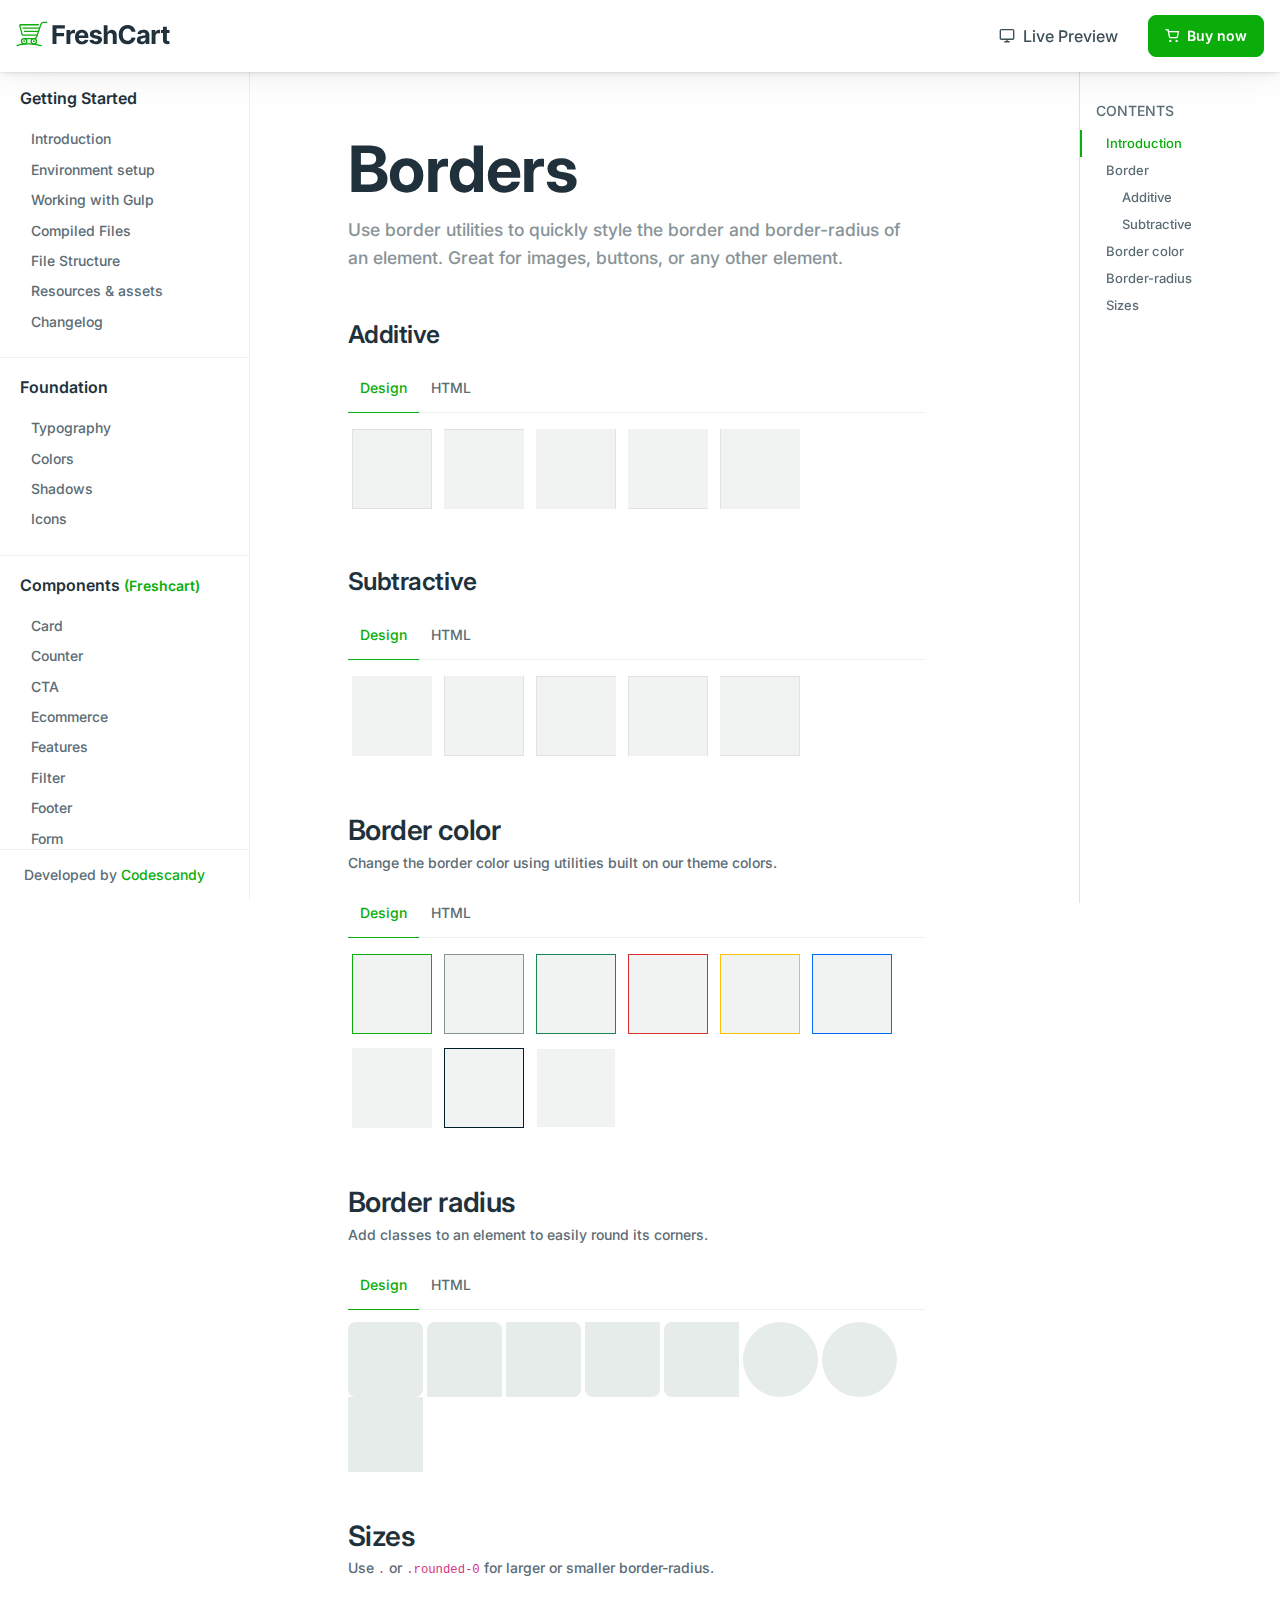
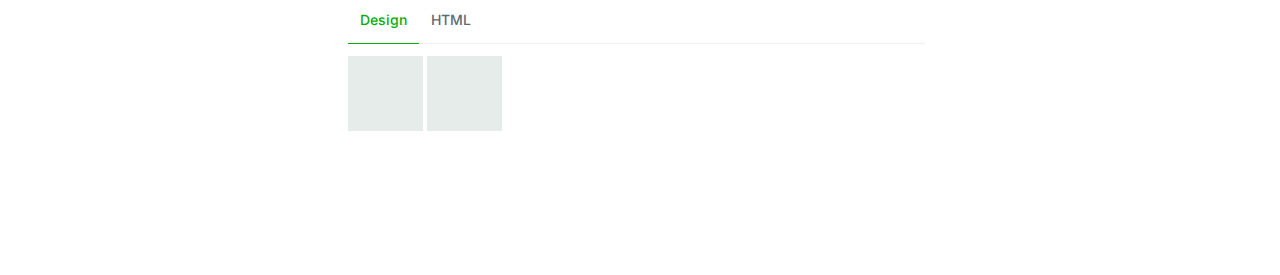
<file: docs/borders.html>
<!DOCTYPE html>
<html lang="en">


<!-- Mirrored from freshcart.codescandy.com/docs/borders.html by HTTrack Website Copier/3.x [XR&CO'2014], Fri, 31 Mar 2023 10:11:26 GMT -->
<head>
  <!-- Required meta tags -->
<meta charset="utf-8">
<meta name="viewport" content="width=device-width, initial-scale=1, shrink-to-fit=no">
<meta name="description" content="">
<meta content="Codescandy" name="author">

<!-- Google tag (gtag.js) -->
<script async src="https://www.googletagmanager.com/gtag/js?id=G-M8S4MT3EYG"></script>
<script>
  window.dataLayer = window.dataLayer || [];
  function gtag(){dataLayer.push(arguments);}
  gtag('js', new Date());

  gtag('config', 'G-M8S4MT3EYG');
</script>

<!-- Favicon icon-->
<link rel="shortcut icon" type="image/x-icon" href="../assets/images/favicon/favicon.ico">


<!-- Libs CSS -->
<link href="../assets/libs/bootstrap-icons/font/bootstrap-icons.css" rel="stylesheet">
<link href="../assets/libs/feather-webfont/dist/feather-icons.css" rel="stylesheet">
<link href="../assets/libs/simplebar/dist/simplebar.min.css" rel="stylesheet">


<!-- Theme CSS -->
<link rel="stylesheet" href="../assets/css/theme.min.css">


  <link href="../assets/libs/prismjs/themes/prism-okaidia.min.css" rel="stylesheet">
  <title>Borders | FreshCart - eCommerce HTML Template</title>

</head>

<body class="bg-white">

  <!-- Main wrapper -->
 <main class="docs-main-wrapper">
    <!-- Docs header -->
<div class="docs-header">
    <nav class="navbar navbar-expand-lg navbar-light bg-white fixed-top ms-0 py-2">
       <a class="navbar-brand me-0" href="../index.html"><img src="../assets/images/logo/freshcart-logo.svg" alt=""> </a>
       <ul class="navbar-nav ms-auto flex-row align-items-center">
         <li class="nav-item d-none d-md-block">
            <a class="nav-link me-4 border-bottom-0" href="../index.html"><i class="feather-icon icon-monitor me-2"></i>Live Preview</a>
         </li>
          <li class="nav-item docs-header-btn">
             <a class="btn btn-primary me-2 me-lg-0" href="https://bit.ly/freshcart"><i class="feather-icon icon-shopping-cart me-2"></i>Buy now</a>
          </li>
          <li class="nav-item d-md-none">
             <button class="navbar-toggler" type="button" data-bs-toggle="collapse" data-bs-target="#navbarNav"  aria-expanded="false" aria-label="Toggle navigation">
               <svg xmlns="http://www.w3.org/2000/svg" width="32" height="32" fill="currentColor" class="bi bi-list text-primary" viewBox="0 0 16 16">
                  <path fill-rule="evenodd" d="M2.5 12a.5.5 0 0 1 .5-.5h10a.5.5 0 0 1 0 1H3a.5.5 0 0 1-.5-.5zm0-4a.5.5 0 0 1 .5-.5h10a.5.5 0 0 1 0 1H3a.5.5 0 0 1-.5-.5zm0-4a.5.5 0 0 1 .5-.5h10a.5.5 0 0 1 0 1H3a.5.5 0 0 1-.5-.5z"/>
                </svg>
             </button>
          </li>
       </ul>
    </nav>
 </div>

    <!-- Left sidebar -->
    <!-- Nav Sidebar -->
<div class="docs-nav-sidebar">
  <div class="py-8"></div>
  <div class=" docs-nav " data-simplebar>
    <nav class="navbar navbar-expand-md">
      <div class="collapse navbar-collapse " id="navbarNav">
        <ul class="navbar-nav flex-column" id="sidebarnav">
          <li class="navbar-header">
            <h5 class="heading">Getting Started</h5>
          </li>
          <li class="nav-item"><a href="index.html" class="nav-link">Introduction</a></li>
          <li class="nav-item"><a href="environment-setup.html" class="nav-link">Environment setup</a></li>
          <li class="nav-item"><a href="working-with-gulp.html" class="nav-link">Working with Gulp</a>
          </li>
          <li class="nav-item"><a href="compiled-files.html" class="nav-link">Compiled Files</a>
          </li>
          <li class="nav-item"><a href="file-structure.html" class="nav-link">File Structure</a></li>
          <li class="nav-item"><a href="resources-assets.html" class="nav-link">Resources & assets</a></li>
          <li class="nav-item"><a href="changelog.html" class="nav-link">Changelog</a></li>


          <li>
            <div class="navbar-border"></div>
          </li>
          <li class="navbar-header mt-0">
            <h5 class="heading">Foundation</h5>
          </li>
          <li class="nav-item"><a href="typography.html" class="nav-link">Typography</a></li>
          <li class="nav-item"><a href="colors.html" class="nav-link">Colors</a></li>
          <li class="nav-item"><a href="shadows.html" class="nav-link">Shadows</a></li>
          <li class="nav-item"><a href="icons.html" class="nav-link">Icons</a></li>

          <li>
            <div class="navbar-border"></div>
          </li>
          <li class="navbar-header mt-0">
            <h5 class="heading">Components <small class="text-primary">(Freshcart)</small></h5>
          </li>
          <li class="nav-item"><a href="components/card.html" class="nav-link">Card</a></li>
          <li class="nav-item"><a href="components/counter.html" class="nav-link">Counter</a></li>
          <li class="nav-item"><a href="components/cta.html" class="nav-link">CTA</a></li>
          <li class="nav-item"><a href="components/ecommerce.html" class="nav-link">Ecommerce</a></li>
          <li class="nav-item"><a href="components/features.html" class="nav-link">Features</a></li>
          <li class="nav-item"><a href="components/filter.html" class="nav-link">Filter</a></li>
   
          <li class="nav-item"><a href="components/footer.html" class="nav-link">Footer</a></li>
          <li class="nav-item"><a href="components/form.html" class="nav-link">Form</a></li>
          <li class="nav-item"><a href="components/list.html" class="nav-link">List</a></li>
          <li class="nav-item"><a href="components/navbar.html" class="nav-link">Navbar</a></li>
         
          <li class="nav-item"><a href="components/review.html" class="nav-link">Review</a></li>
        <li class="nav-item"><a href="components/sidebar.html" class="nav-link">Sidebar</a></li>
          <li class="nav-item"><a href="components/slider.html" class="nav-link">Slider</a></li>
          <li class="nav-item"><a href="components/table.html" class="nav-link">Table</a></li>

          <li>
            <div class="navbar-border"></div>
          </li>
          <li class="navbar-header mt-0">
            <h5 class="heading">Components</h5>
          </li>
          <li class="nav-item">
            <a href="accordions.html" class="nav-link">
              Accordions
            </a>
          </li>
          <li class="nav-item">
            <a href="alerts.html" class="nav-link">
              Alerts
            </a>
          </li>
      
          <li class="nav-item">
            <a href="badge.html" class="nav-link">
              Badge
            </a>
          </li>

          <li class="nav-item">
            <a href="breadcrumb.html" class="nav-link">
              Breadcrumb
            </a>
          </li>
          <li class="nav-item">
            <a href="buttons.html" class="nav-link">
              Buttons
            </a>
          </li>
          <li class="nav-item">
            <a href="button-group.html" class="nav-link">
              Button group
            </a>
          </li>
          <li class="nav-item">
            <a href="card.html" class="nav-link">
              Card
            </a>
          </li>
          <li class="nav-item">
            <a href="carousel.html" class="nav-link">
              Carousel
            </a>
          </li>
          <li class="nav-item">
            <a href="close-button.html" class="nav-link">
              Close Button
            </a>
          </li>
          <li class="nav-item">
            <a href="collapse.html" class="nav-link">
              Collapse
            </a>
          </li>
          <li class="nav-item">
            <a href="dropdowns.html" class="nav-link">
              Dropdowns
            </a>
          </li>
          
          <li class="nav-item">
            <a href="list-group.html" class="nav-link">
              List group
            </a>
          </li>

          <li class="nav-item">
            <a href="modal.html" class="nav-link">
              Modal
            </a>
          </li>
          <li class="nav-item">
            <a href="navs-tabs.html" class="nav-link">
              Navs and tabs
            </a>
          </li>
          <li class="nav-item">
            <a href="navbar.html" class="nav-link">
              Navbar
            </a>
          </li>
          <li class="nav-item">
            <a href="offcanvas.html" class="nav-link">
              Offcanvas
            </a>
          </li>
          <li class="nav-item">
            <a href="pagination.html" class="nav-link">
              Pagination
            </a>
          </li>
          <li class="nav-item">
            <a href="placeholders.html" class="nav-link">
              Placeholders
            </a>
          </li>
          <li class="nav-item">
            <a href="popovers.html" class="nav-link">
              Popovers
            </a>
          </li>
          <li class="nav-item">
            <a href="progress.html" class="nav-link">
              Progress
            </a>
          </li>
          <li class="nav-item">
            <a href="scrollspy.html" class="nav-link">
              Scrollspy
            </a>
          </li>
          <li class="nav-item">
            <a href="spinners.html" class="nav-link">
              Spinners
            </a>
          </li>
          <li class="nav-item">
            <a href="tables.html" class="nav-link">
              Tables
            </a>
          </li>
          <li class="nav-item">
            <a href="toasts.html" class="nav-link">
              Toasts
            </a>
          </li>
          <li class="nav-item">
            <a href="tooltips.html" class="nav-link">
              Tooltips
            </a>
          </li>
          <li>
            <div class="navbar-border"></div>
          </li>
          <li class="navbar-header mt-0">
            <h5 class="heading">Forms</h5>
          </li>
          <li class="nav-item">
            <a href="forms.html" class="nav-link">
              Basic Forms
            </a>
          </li>
         
          <li class="nav-item">
            <a href="input-group.html" class="nav-link">
              Input Group
            </a>
          </li>
        
         
          <li>
            <div class="navbar-border"></div>
          </li>
          
          <li class="navbar-header mt-0">
            <h5 class="heading">Utilities</h5>
          </li>
          <li class="nav-item"><a href="background.html" class="nav-link">Background</a></li>
          <li class="nav-item"><a href="borders.html" class="nav-link"> Borders </a></li>
          <li class="nav-item"><a href="colored-links.html" class="nav-link"> Colored Links </a></li>
          <li class="nav-item"><a href="opacity.html" class="nav-link"> Opacity </a></li>
          <li class="nav-item"><a href="ratio.html" class="nav-link"> Ratio </a></li>
          <li class="nav-item"><a href="stacks.html" class="nav-link"> Stacks </a></li>
          <li class="nav-item"><a href="text-color.html" class="nav-link">Colors</a></li>
          <li class="nav-item"><a href="text.html" class="nav-link"> Text </a></li>
          <li class="nav-item"><a href="text-truncation.html" class="nav-link"> Text truncation </a></li>
          <li class="nav-item"><a href="vertical-rule.html" class="nav-link"> Vertical rule </a></li>
        </ul>
      </div>
    </nav>
  </div>
  <div class="nav-footer">
    <p class="mb-0"> Developed by <a href="https://codescandy.com/" target="_blank">Codescandy</a></p>
  </div>
</div>
    <!-- Wrapper  -->
    <div class="docs-wrapper">
      <div class="container-fluid">
        <div class="row">
          <div class="offset-xxl-2 col-xxl-6 offset-xl-1 col-xl-7 col-md-12 col-sm-12 col-12">
            <div class="docs-content mx-xxl-9">
              <div class="row">
                <div class="col-xl-12 col-lg-12 col-md-12 col-sm-12 col-12">
                  <div class="mb-8" id="intro">
                    <h1 class="mb-2 fw-bold display-3">Borders</h1>
                    <p class="mb-0 lead text-muted">Use border utilities to quickly style the border and border-radius of
                      an element. Great for images, buttons, or any other element.
                    </p>
                  </div>
                </div>
              </div>
              <!-- Additive -->
              <div class="row">
                <div class="col-xl-12 col-lg-12 col-md-12 col-sm-12 col-12">
                  <div id="border" class="mb-4">
                      <div class="mt-4 mb-4" id="additive">
                      <h3 class="fw-semi-bold mb-1">Additive</h3>
                    </div>
                  </div>
                  <!-- Card -->
                  <div class="mb-10">
                    <ul class="nav nav-line-bottom mb-3 " id="pills-tab-additive" role="tablist">
                      <li class="nav-item">
                        <a class="nav-link active" id="pills-additive-design-tab" data-bs-toggle="pill"
                          href="#pills-additive-design" role="tab" aria-controls="pills-additive-design"
                          aria-selected="true">Design</a>
                      </li>
                      <li class="nav-item">
                        <a class="nav-link" id="pills-additive-html-tab" data-bs-toggle="pill" href="#pills-additive-html"
                          role="tab" aria-controls="pills-additive-html" aria-selected="false">HTML</a>
                      </li>
                    </ul>
                    <!-- Tab content -->
                    <div class="tab-content" id="pills-tabContent-additive">
                      <div class="tab-pane tab-example-design fade show active" id="pills-additive-design"
                        role="tabpanel" aria-labelledby="pills-additive-design-tab">
                        <div class="docs-example-border-utils">
                          <span class="border"></span>
                          <span class="border-top"></span>
                          <span class="border-end"></span>
                          <span class="border-bottom"></span>
                          <span class="border-start"></span>
                        </div>
                      </div>
                      <div class="tab-pane tab-example-html fade " id="pills-additive-html" role="tabpanel"
                        aria-labelledby="pills-additive-html-tab">
                            <pre><code class="language-markup"><span class="token comment">&lt;!-- borders --&gt;</span>
<span class="token tag"><span class="token tag"><span class="token punctuation">&lt;</span>span</span> <span class="token attr-name">class</span><span class="token attr-value"><span class="token punctuation">=</span><span class="token punctuation">"</span>border<span class="token punctuation">"</span></span><span class="token punctuation">&gt;</span></span><span class="token tag"><span class="token tag"><span class="token punctuation">&lt;/</span>span</span><span class="token punctuation">&gt;</span></span>
<span class="token tag"><span class="token tag"><span class="token punctuation">&lt;</span>span</span> <span class="token attr-name">class</span><span class="token attr-value"><span class="token punctuation">=</span><span class="token punctuation">"</span>border-top<span class="token punctuation">"</span></span><span class="token punctuation">&gt;</span></span><span class="token tag"><span class="token tag"><span class="token punctuation">&lt;/</span>span</span><span class="token punctuation">&gt;</span></span>
<span class="token tag"><span class="token tag"><span class="token punctuation">&lt;</span>span</span> <span class="token attr-name">class</span><span class="token attr-value"><span class="token punctuation">=</span><span class="token punctuation">"</span>border-end<span class="token punctuation">"</span></span><span class="token punctuation">&gt;</span></span><span class="token tag"><span class="token tag"><span class="token punctuation">&lt;/</span>span</span><span class="token punctuation">&gt;</span></span>
<span class="token tag"><span class="token tag"><span class="token punctuation">&lt;</span>span</span> <span class="token attr-name">class</span><span class="token attr-value"><span class="token punctuation">=</span><span class="token punctuation">"</span>border-bottom<span class="token punctuation">"</span></span><span class="token punctuation">&gt;</span></span><span class="token tag"><span class="token tag"><span class="token punctuation">&lt;/</span>span</span><span class="token punctuation">&gt;</span></span>
<span class="token tag"><span class="token tag"><span class="token punctuation">&lt;</span>span</span> <span class="token attr-name">class</span><span class="token attr-value"><span class="token punctuation">=</span><span class="token punctuation">"</span>border-start<span class="token punctuation">"</span></span><span class="token punctuation">&gt;</span></span><span class="token tag"><span class="token tag"><span class="token punctuation">&lt;/</span>span</span><span class="token punctuation">&gt;</span></span></code></pre>
                      </div>
                    </div>
                  </div>
                </div>
              </div>
              <!-- Additive -->

              <!-- Subtractive -->
              <div class="row">
                <div class="col-xl-12 col-lg-12 col-md-12 col-sm-12 col-12">
                  <div id="subtractive" class="mb-4">
                    <h3 class="fw-semi-bold mb-1">Subtractive</h3>
                  </div>
                  <!-- Card -->
                  <div class="mb-10">
                    <ul class="nav nav-line-bottom mb-3 " id="pills-tab-subtractive" role="tablist">
                      <li class="nav-item">
                        <a class="nav-link active" id="pills-subtractive-design-tab" data-bs-toggle="pill"
                          href="#pills-subtractive-design" role="tab" aria-controls="pills-subtractive-design"
                          aria-selected="true">Design</a>
                      </li>
                      <li class="nav-item">
                        <a class="nav-link" id="pills-subtractive-html-tab" data-bs-toggle="pill"
                          href="#pills-subtractive-html" role="tab" aria-controls="pills-subtractive-html"
                          aria-selected="false">HTML</a>
                      </li>
                    </ul>
                    <!-- Tab content -->
                    <div class="tab-content" id="pills-tabContent-subtractive">
                      <div class="tab-pane tab-example-design fade show active" id="pills-subtractive-design"
                        role="tabpanel" aria-labelledby="pills-subtractive-design-tab">
                        <div class="docs-example-border-utils docs-example-border-utils-0">
                          <span class="border-0"></span>
                          <span class="border-top-0"></span>
                          <span class="border-end-0"></span>
                          <span class="border-bottom-0"></span>
                          <span class="border-start-0"></span>
                        </div>
                      </div>
                      <div class="tab-pane tab-example-html fade" id="pills-subtractive-html" role="tabpanel"
                        aria-labelledby="pills-subtractive-html-tab">
                            <pre><code class="language-markup"> <span class="token comment">&lt;!-- Subtractive --&gt;</span>
<span class="token tag"><span class="token tag"><span class="token punctuation">&lt;</span>span</span> <span class="token attr-name">class</span><span class="token attr-value"><span class="token punctuation">=</span><span class="token punctuation">"</span>border-0<span class="token punctuation">"</span></span><span class="token punctuation">&gt;</span></span><span class="token tag"><span class="token tag"><span class="token punctuation">&lt;/</span>span</span><span class="token punctuation">&gt;</span></span>
<span class="token tag"><span class="token tag"><span class="token punctuation">&lt;</span>span</span> <span class="token attr-name">class</span><span class="token attr-value"><span class="token punctuation">=</span><span class="token punctuation">"</span>border-top-0<span class="token punctuation">"</span></span><span class="token punctuation">&gt;</span></span><span class="token tag"><span class="token tag"><span class="token punctuation">&lt;/</span>span</span><span class="token punctuation">&gt;</span></span>
<span class="token tag"><span class="token tag"><span class="token punctuation">&lt;</span>span</span> <span class="token attr-name">class</span><span class="token attr-value"><span class="token punctuation">=</span><span class="token punctuation">"</span>border-end-0<span class="token punctuation">"</span></span><span class="token punctuation">&gt;</span></span><span class="token tag"><span class="token tag"><span class="token punctuation">&lt;/</span>span</span><span class="token punctuation">&gt;</span></span>
<span class="token tag"><span class="token tag"><span class="token punctuation">&lt;</span>span</span> <span class="token attr-name">class</span><span class="token attr-value"><span class="token punctuation">=</span><span class="token punctuation">"</span>border-bottom-0<span class="token punctuation">"</span></span><span class="token punctuation">&gt;</span></span><span class="token tag"><span class="token tag"><span class="token punctuation">&lt;/</span>span</span><span class="token punctuation">&gt;</span></span>
<span class="token tag"><span class="token tag"><span class="token punctuation">&lt;</span>span</span> <span class="token attr-name">class</span><span class="token attr-value"><span class="token punctuation">=</span><span class="token punctuation">"</span>border-start-0<span class="token punctuation">"</span></span><span class="token punctuation">&gt;</span></span><span class="token tag"><span class="token tag"><span class="token punctuation">&lt;/</span>span</span><span class="token punctuation">&gt;</span></span></code></pre>
                      </div>
                    </div>
                  </div>
                </div>
              </div>
              <!-- Subtractive -->

              <!-- Border color -->
              <div class="row">
                <div class="col-xl-12 col-lg-12 col-md-12 col-sm-12 col-12">
                  <div id="border-color" class="mb-4">
                    <h2 class="fw-semi-bold mb-1">Border color</h2>
                    <p>Change the border color using utilities built on our theme colors.</p>
                  </div>
                  <!-- Card -->
                  <div class="mb-10">
                    <ul class="nav nav-line-bottom mb-3 " id="pills-tab-border-color" role="tablist">
                      <li class="nav-item">
                        <a class="nav-link active" id="pills-border-color-design-tab" data-bs-toggle="pill"
                          href="#pills-border-color-design" role="tab" aria-controls="pills-border-color-design"
                          aria-selected="true">Design</a>
                      </li>
                      <li class="nav-item">
                        <a class="nav-link" id="pills-border-color-html-tab" data-bs-toggle="pill"
                          href="#pills-border-color-html" role="tab" aria-controls="pills-border-color-html"
                          aria-selected="false">HTML</a>
                      </li>
                    </ul>
                    <!-- Tab content -->
                    <div class="tab-content" id="pills-tabContent-border-color">
                      <div class="tab-pane tab-example-design fade show active" id="pills-border-color-design"
                        role="tabpanel" aria-labelledby="pills-border-color-design-tab">
                        <div class="docs-example-border-utils ">
                          <span class="border border-primary"></span>
                          <span class="border border-secondary"></span>
                          <span class="border border-success"></span>
                          <span class="border border-danger"></span>
                          <span class="border border-warning"></span>
                          <span class="border border-info"></span>
                          <span class="border border-light"></span>
                          <span class="border border-dark"></span>
                          <span class="border border-white"></span>
                        </div>
                      </div>
                      <div class="tab-pane tab-example-html fade" id="pills-border-color-html" role="tabpanel"
                        aria-labelledby="pills-border-color-html-tab">

                            <pre><code class="language-markup"><span class="token comment">&lt;!-- border color --&gt;</span>
<span class="token tag"><span class="token tag"><span class="token punctuation">&lt;</span>span</span> <span class="token attr-name">class</span><span class="token attr-value"><span class="token punctuation">=</span><span class="token punctuation">"</span>border border-primary<span class="token punctuation">"</span></span><span class="token punctuation">&gt;</span></span><span class="token tag"><span class="token tag"><span class="token punctuation">&lt;/</span>span</span><span class="token punctuation">&gt;</span></span>
<span class="token tag"><span class="token tag"><span class="token punctuation">&lt;</span>span</span> <span class="token attr-name">class</span><span class="token attr-value"><span class="token punctuation">=</span><span class="token punctuation">"</span>border border-secondary<span class="token punctuation">"</span></span><span class="token punctuation">&gt;</span></span><span class="token tag"><span class="token tag"><span class="token punctuation">&lt;/</span>span</span><span class="token punctuation">&gt;</span></span>
<span class="token tag"><span class="token tag"><span class="token punctuation">&lt;</span>span</span> <span class="token attr-name">class</span><span class="token attr-value"><span class="token punctuation">=</span><span class="token punctuation">"</span>border border-success<span class="token punctuation">"</span></span><span class="token punctuation">&gt;</span></span><span class="token tag"><span class="token tag"><span class="token punctuation">&lt;/</span>span</span><span class="token punctuation">&gt;</span></span>
<span class="token tag"><span class="token tag"><span class="token punctuation">&lt;</span>span</span> <span class="token attr-name">class</span><span class="token attr-value"><span class="token punctuation">=</span><span class="token punctuation">"</span>border border-danger<span class="token punctuation">"</span></span><span class="token punctuation">&gt;</span></span><span class="token tag"><span class="token tag"><span class="token punctuation">&lt;/</span>span</span><span class="token punctuation">&gt;</span></span>
<span class="token tag"><span class="token tag"><span class="token punctuation">&lt;</span>span</span> <span class="token attr-name">class</span><span class="token attr-value"><span class="token punctuation">=</span><span class="token punctuation">"</span>border border-warning<span class="token punctuation">"</span></span><span class="token punctuation">&gt;</span></span><span class="token tag"><span class="token tag"><span class="token punctuation">&lt;/</span>span</span><span class="token punctuation">&gt;</span></span>
<span class="token tag"><span class="token tag"><span class="token punctuation">&lt;</span>span</span> <span class="token attr-name">class</span><span class="token attr-value"><span class="token punctuation">=</span><span class="token punctuation">"</span>border border-info<span class="token punctuation">"</span></span><span class="token punctuation">&gt;</span></span><span class="token tag"><span class="token tag"><span class="token punctuation">&lt;/</span>span</span><span class="token punctuation">&gt;</span></span>
<span class="token tag"><span class="token tag"><span class="token punctuation">&lt;</span>span</span> <span class="token attr-name">class</span><span class="token attr-value"><span class="token punctuation">=</span><span class="token punctuation">"</span>border border-light<span class="token punctuation">"</span></span><span class="token punctuation">&gt;</span></span><span class="token tag"><span class="token tag"><span class="token punctuation">&lt;/</span>span</span><span class="token punctuation">&gt;</span></span>
<span class="token tag"><span class="token tag"><span class="token punctuation">&lt;</span>span</span> <span class="token attr-name">class</span><span class="token attr-value"><span class="token punctuation">=</span><span class="token punctuation">"</span>border border-dark<span class="token punctuation">"</span></span><span class="token punctuation">&gt;</span></span><span class="token tag"><span class="token tag"><span class="token punctuation">&lt;/</span>span</span><span class="token punctuation">&gt;</span></span>
<span class="token tag"><span class="token tag"><span class="token punctuation">&lt;</span>span</span> <span class="token attr-name">class</span><span class="token attr-value"><span class="token punctuation">=</span><span class="token punctuation">"</span>border border-white<span class="token punctuation">"</span></span><span class="token punctuation">&gt;</span></span><span class="token tag"><span class="token tag"><span class="token punctuation">&lt;/</span>span</span><span class="token punctuation">&gt;</span></span></code></pre>


                      </div>
                    </div>
                  </div>
                </div>
              </div>
              <!-- Border color -->

              <!-- Border-radius -->
              <div class="row">
                <div class="col-xl-12 col-lg-12 col-md-12 col-sm-12 col-12">
                  <div id="border-radius" class="mb-4">
                    <h2 class="fw-semi-bold mb-1">Border radius</h2>
                    <p>Add classes to an element to easily round its corners.</p>
                  </div>
                  <!-- Card -->
                  <div class="mb-10">
                    <ul class="nav nav-line-bottom mb-3 " id="pills-tab-border-radius" role="tablist">
                      <li class="nav-item">
                        <a class="nav-link active" id="pills-border-radius-design-tab" data-bs-toggle="pill"
                          href="#pills-border-radius-design" role="tab" aria-controls="pills-border-radius-design"
                          aria-selected="true">Design</a>
                      </li>
                      <li class="nav-item">
                        <a class="nav-link" id="pills-border-radius-html-tab" data-bs-toggle="pill"
                          href="#pills-border-radius-html" role="tab" aria-controls="pills-border-radius-html"
                          aria-selected="false">HTML</a>
                      </li>
                    </ul>
                    <!-- Tab content -->
                    <div class="tab-content" id="pills-tabContent-border-radius">
                      <div class="tab-pane tab-example-design fade show active" id="pills-border-radius-design"
                        role="tabpanel" aria-labelledby="pills-border-radius-design-tab">
                        <img src="../assets/images/docs/placeholder-img.jpg" alt="..." class="rounded">
                        <img src="../assets/images/docs/placeholder-img.jpg" alt="" class="rounded-top">
                        <img src="../assets/images/docs/placeholder-img.jpg" alt="" class="rounded-end">
                        <img src="../assets/images/docs/placeholder-img.jpg" alt="" class="rounded-bottom">
                        <img src="../assets/images/docs/placeholder-img.jpg" alt="" class="rounded-start">
                        <img src="../assets/images/docs/placeholder-img.jpg" alt="" class="rounded-circle">
                        <img src="../assets/images/docs/placeholder-img.jpg" alt="" class="rounded-pill">
                        <img src="../assets/images/docs/placeholder-img.jpg" alt="" class="rounded-0">
                      </div>
                      <div class="tab-pane tab-example-html fade" id="pills-border-radius-html" role="tabpanel"
                        aria-labelledby="pills-border-radius-html-tab">

                            <pre><code class="language-markup"><span class="token comment">&lt;!-- border radius --&gt;</span>
<span class="token tag"><span class="token tag"><span class="token punctuation">&lt;</span>img</span> <span class="token attr-name">src</span><span class="token attr-value"><span class="token punctuation">=</span><span class="token punctuation">"</span>...<span class="token punctuation">"</span></span> <span class="token attr-name">alt</span><span class="token attr-value"><span class="token punctuation">=</span><span class="token punctuation">"</span>...<span class="token punctuation">"</span></span> <span class="token attr-name">class</span><span class="token attr-value"><span class="token punctuation">=</span><span class="token punctuation">"</span>rounded<span class="token punctuation">"</span></span><span class="token punctuation">&gt;</span></span>
<span class="token tag"><span class="token tag"><span class="token punctuation">&lt;</span>img</span> <span class="token attr-name">src</span><span class="token attr-value"><span class="token punctuation">=</span><span class="token punctuation">"</span>...<span class="token punctuation">"</span></span> <span class="token attr-name">alt</span><span class="token attr-value"><span class="token punctuation">=</span><span class="token punctuation">"</span>...<span class="token punctuation">"</span></span> <span class="token attr-name">class</span><span class="token attr-value"><span class="token punctuation">=</span><span class="token punctuation">"</span>rounded-top<span class="token punctuation">"</span></span><span class="token punctuation">&gt;</span></span>
<span class="token tag"><span class="token tag"><span class="token punctuation">&lt;</span>img</span> <span class="token attr-name">src</span><span class="token attr-value"><span class="token punctuation">=</span><span class="token punctuation">"</span>...<span class="token punctuation">"</span></span> <span class="token attr-name">alt</span><span class="token attr-value"><span class="token punctuation">=</span><span class="token punctuation">"</span>...<span class="token punctuation">"</span></span> <span class="token attr-name">class</span><span class="token attr-value"><span class="token punctuation">=</span><span class="token punctuation">"</span>rounded-end<span class="token punctuation">"</span></span><span class="token punctuation">&gt;</span></span>
<span class="token tag"><span class="token tag"><span class="token punctuation">&lt;</span>img</span> <span class="token attr-name">src</span><span class="token attr-value"><span class="token punctuation">=</span><span class="token punctuation">"</span>...<span class="token punctuation">"</span></span> <span class="token attr-name">alt</span><span class="token attr-value"><span class="token punctuation">=</span><span class="token punctuation">"</span>...<span class="token punctuation">"</span></span> <span class="token attr-name">class</span><span class="token attr-value"><span class="token punctuation">=</span><span class="token punctuation">"</span>rounded-bottom<span class="token punctuation">"</span></span><span class="token punctuation">&gt;</span></span>
<span class="token tag"><span class="token tag"><span class="token punctuation">&lt;</span>img</span> <span class="token attr-name">src</span><span class="token attr-value"><span class="token punctuation">=</span><span class="token punctuation">"</span>...<span class="token punctuation">"</span></span> <span class="token attr-name">alt</span><span class="token attr-value"><span class="token punctuation">=</span><span class="token punctuation">"</span>...<span class="token punctuation">"</span></span> <span class="token attr-name">class</span><span class="token attr-value"><span class="token punctuation">=</span><span class="token punctuation">"</span>rounded-start<span class="token punctuation">"</span></span><span class="token punctuation">&gt;</span></span>
<span class="token tag"><span class="token tag"><span class="token punctuation">&lt;</span>img</span> <span class="token attr-name">src</span><span class="token attr-value"><span class="token punctuation">=</span><span class="token punctuation">"</span>...<span class="token punctuation">"</span></span> <span class="token attr-name">alt</span><span class="token attr-value"><span class="token punctuation">=</span><span class="token punctuation">"</span>...<span class="token punctuation">"</span></span> <span class="token attr-name">class</span><span class="token attr-value"><span class="token punctuation">=</span><span class="token punctuation">"</span>rounded-circle<span class="token punctuation">"</span></span><span class="token punctuation">&gt;</span></span>
<span class="token tag"><span class="token tag"><span class="token punctuation">&lt;</span>img</span> <span class="token attr-name">src</span><span class="token attr-value"><span class="token punctuation">=</span><span class="token punctuation">"</span>...<span class="token punctuation">"</span></span> <span class="token attr-name">alt</span><span class="token attr-value"><span class="token punctuation">=</span><span class="token punctuation">"</span>...<span class="token punctuation">"</span></span> <span class="token attr-name">class</span><span class="token attr-value"><span class="token punctuation">=</span><span class="token punctuation">"</span>rounded-pill<span class="token punctuation">"</span></span><span class="token punctuation">&gt;</span></span>
<span class="token tag"><span class="token tag"><span class="token punctuation">&lt;</span>img</span> <span class="token attr-name">src</span><span class="token attr-value"><span class="token punctuation">=</span><span class="token punctuation">"</span>...<span class="token punctuation">"</span></span> <span class="token attr-name">alt</span><span class="token attr-value"><span class="token punctuation">=</span><span class="token punctuation">"</span>...<span class="token punctuation">"</span></span> <span class="token attr-name">class</span><span class="token attr-value"><span class="token punctuation">=</span><span class="token punctuation">"</span>rounded-0<span class="token punctuation">"</span></span><span class="token punctuation">&gt;</span></span></code></pre>
                      </div>
                    </div>
                  </div>
                </div>
              </div>
              <!-- Border-radius -->

              <!-- Sizes -->
              <div class="row">
                <div class="col-xl-12 col-lg-12 col-md-12 col-sm-12 col-12">
                  <div id="sizes" class="mb-4">
                    <h2 class="fw-semi-bold mb-1">Sizes</h2>
                    <p>Use <code class="highlighter-rouge">.</code> or <code
                        class="highlighter-rouge">.rounded-0</code> for larger or smaller border-radius.
                    </p>
                  </div>
                  <!-- Card -->
                  <div class="mb-10">
                    <ul class="nav nav-line-bottom mb-3 " id="pills-tab-sizes" role="tablist">
                      <li class="nav-item">
                        <a class="nav-link active" id="pills-sizes-design-tab" data-bs-toggle="pill"
                          href="#pills-sizes-design" role="tab" aria-controls="pills-sizes-design"
                          aria-selected="true">Design</a>
                      </li>
                      <li class="nav-item">
                        <a class="nav-link" id="pills-sizes-html-tab" data-bs-toggle="pill" href="#pills-sizes-html"
                          role="tab" aria-controls="pills-sizes-html" aria-selected="false">HTML</a>
                      </li>
                    </ul>
                    <!-- Tab content -->
                    <div class="tab-content" id="pills-tabContent-sizes">
                      <div class="tab-pane tab-example-design fade show active" id="pills-sizes-design" role="tabpanel"
                        aria-labelledby="pills-sizes-design-tab">
                        <img src="../assets/images/docs/placeholder-img.jpg" alt="" class="rounded-0">
                        <img src="../assets/images/docs/placeholder-img.jpg" alt="" class="">
                      </div>
                      <div class="tab-pane tab-example-html fade" id="pills-sizes-html" role="tabpanel"
                        aria-labelledby="pills-sizes-html-tab">

                            <pre><code class="language-markup"> <span class="token comment">&lt;!-- Size --&gt;</span>
<span class="token tag"><span class="token tag"><span class="token punctuation">&lt;</span>img</span> <span class="token attr-name">src</span><span class="token attr-value"><span class="token punctuation">=</span><span class="token punctuation">"</span>...<span class="token punctuation">"</span></span> <span class="token attr-name">alt</span><span class="token attr-value"><span class="token punctuation">=</span><span class="token punctuation">"</span>...<span class="token punctuation">"</span></span> <span class="token attr-name">class</span><span class="token attr-value"><span class="token punctuation">=</span><span class="token punctuation">"</span>rounded-0<span class="token punctuation">"</span></span><span class="token punctuation">&gt;</span></span>
<span class="token tag"><span class="token tag"><span class="token punctuation">&lt;</span>img</span> <span class="token attr-name">src</span><span class="token attr-value"><span class="token punctuation">=</span><span class="token punctuation">"</span>...<span class="token punctuation">"</span></span> <span class="token attr-name">alt</span><span class="token attr-value"><span class="token punctuation">=</span><span class="token punctuation">"</span>...<span class="token punctuation">"</span></span> <span class="token attr-name">class</span><span class="token attr-value"><span class="token punctuation">=</span><span class="token punctuation">"</span><span class="token punctuation">"</span></span><span class="token punctuation">&gt;</span></span></code></pre>


                      </div>
                    </div>
                  </div>
                </div>
              </div>
              <!-- Sizes -->
            </div>
          </div>
          <div class="col-xl-2 col-lg-2 col-md-6 col-sm-12 col-12  d-none d-xl-block position-fixed end-0">
            <!-- Sidebar nav fixed -->
            <div class="sidebar-nav-fixed">
              <span class="px-4 mb-2 d-block text-uppercase ls-md fw-semi-bold fs-6">Contents</span>
              <ul class="list-unstyled">
                <li><a href="#intro" class="active">Introduction</a></li>
                <li><a href="#border">Border</a>
                  <ul>
                    <li><a href="#additive">Additive</a></li>
                    <li><a href="#subtractive">Subtractive</a></li>
                  </ul>
                </li>
                <li><a href="#border-color">Border color</a></li>
                <li><a href="#border-radius">Border-radius</a></li>
                <li><a href="#sizes">Sizes</a></li>
              </ul>
            </div>
          </div>
        </div>
      </div>
    </div>
  </main>
  <!-- Scripts -->

  <!-- Libs JS -->
<script src="../assets/libs/jquery/dist/jquery.min.js"></script>
<script src="../assets/libs/bootstrap/dist/js/bootstrap.bundle.min.js"></script>
<script src="../assets/libs/simplebar/dist/simplebar.min.js"></script>

<!-- Theme JS -->
<script src="../assets/js/theme.min.js"></script>

<script src="../assets/libs/prismjs/prism.js"></script>
<script src="../assets/libs/prismjs/components/prism-scss.min.js"></script>
<script src="../assets/libs/prismjs/plugins/toolbar/prism-toolbar.min.js"></script>
<script src="../assets/libs/prismjs/plugins/copy-to-clipboard/prism-copy-to-clipboard.min.js"></script>
<script src="../assets/js/vendors/sidebarMenu.js"></script>
</body>
</body>


<!-- Mirrored from freshcart.codescandy.com/docs/borders.html by HTTrack Website Copier/3.x [XR&CO'2014], Fri, 31 Mar 2023 10:11:27 GMT -->
</html>
</file>
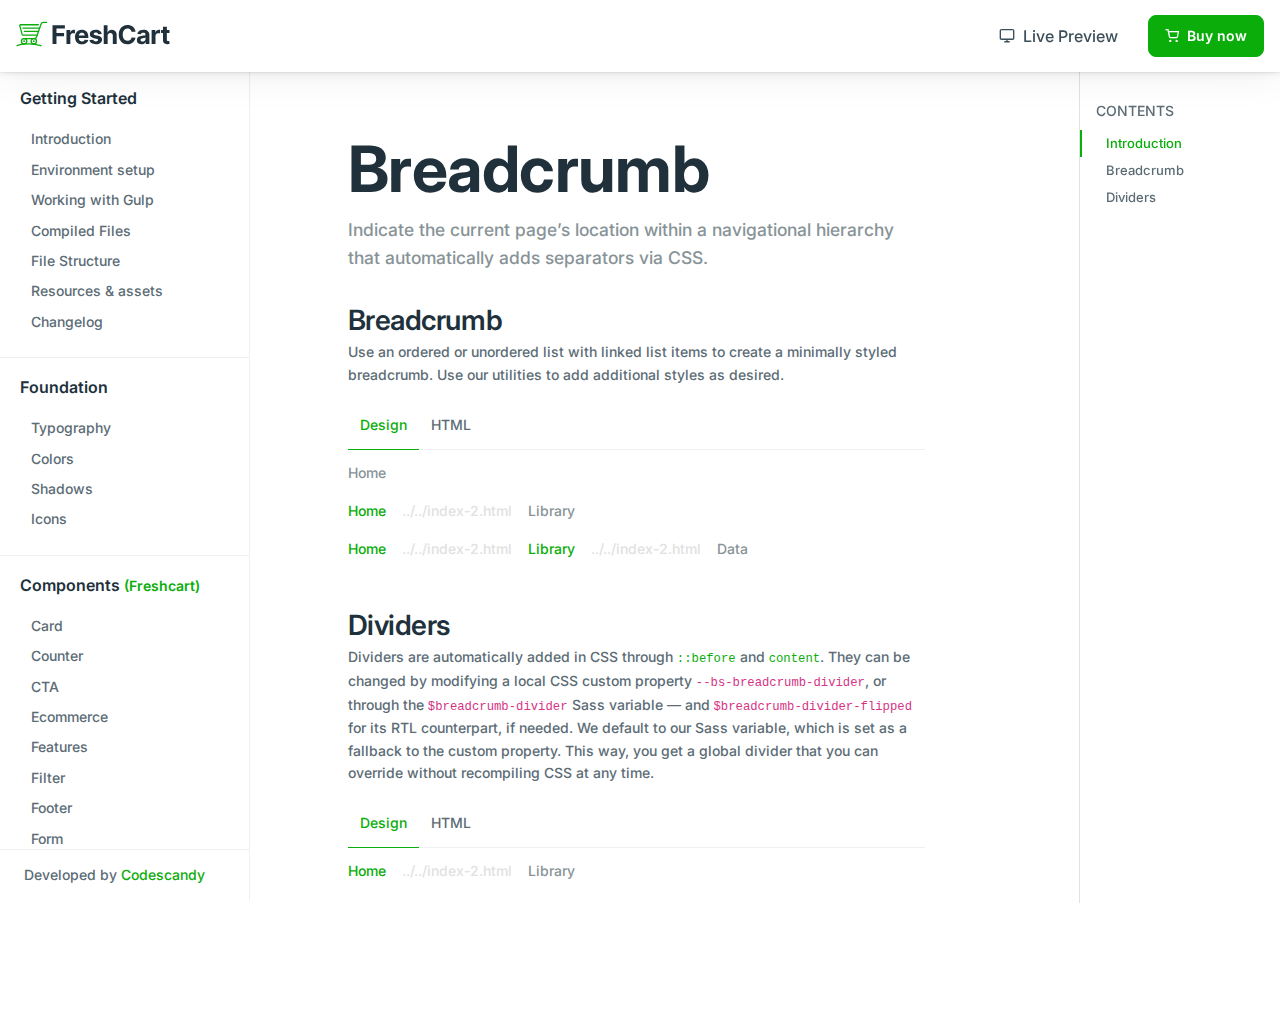
<file: docs/breadcrumb.html>
<!DOCTYPE html>
<html lang="en">


<!-- Mirrored from freshcart.codescandy.com/docs/breadcrumb.html by HTTrack Website Copier/3.x [XR&CO'2014], Fri, 31 Mar 2023 10:11:24 GMT -->
<head>
  <!-- Required meta tags -->
<meta charset="utf-8">
<meta name="viewport" content="width=device-width, initial-scale=1, shrink-to-fit=no">
<meta name="description" content="">
<meta content="Codescandy" name="author">

<!-- Google tag (gtag.js) -->
<script async src="https://www.googletagmanager.com/gtag/js?id=G-M8S4MT3EYG"></script>
<script>
  window.dataLayer = window.dataLayer || [];
  function gtag(){dataLayer.push(arguments);}
  gtag('js', new Date());

  gtag('config', 'G-M8S4MT3EYG');
</script>

<!-- Favicon icon-->
<link rel="shortcut icon" type="image/x-icon" href="../assets/images/favicon/favicon.ico">


<!-- Libs CSS -->
<link href="../assets/libs/bootstrap-icons/font/bootstrap-icons.css" rel="stylesheet">
<link href="../assets/libs/feather-webfont/dist/feather-icons.css" rel="stylesheet">
<link href="../assets/libs/simplebar/dist/simplebar.min.css" rel="stylesheet">


<!-- Theme CSS -->
<link rel="stylesheet" href="../assets/css/theme.min.css">


  <link href="../assets/libs/prismjs/themes/prism-okaidia.min.css" rel="stylesheet">
  <title>Breadcrumb | FreshCart - eCommerce HTML Template</title>

</head>

<body class="bg-white">

  <!-- Main wrapper -->
 <main class="docs-main-wrapper">
    <!-- Docs header -->
<div class="docs-header">
    <nav class="navbar navbar-expand-lg navbar-light bg-white fixed-top ms-0 py-2">
       <a class="navbar-brand me-0" href="../index.html"><img src="../assets/images/logo/freshcart-logo.svg" alt=""> </a>
       <ul class="navbar-nav ms-auto flex-row align-items-center">
         <li class="nav-item d-none d-md-block">
            <a class="nav-link me-4 border-bottom-0" href="../index.html"><i class="feather-icon icon-monitor me-2"></i>Live Preview</a>
         </li>
          <li class="nav-item docs-header-btn">
             <a class="btn btn-primary me-2 me-lg-0" href="https://bit.ly/freshcart"><i class="feather-icon icon-shopping-cart me-2"></i>Buy now</a>
          </li>
          <li class="nav-item d-md-none">
             <button class="navbar-toggler" type="button" data-bs-toggle="collapse" data-bs-target="#navbarNav"  aria-expanded="false" aria-label="Toggle navigation">
               <svg xmlns="http://www.w3.org/2000/svg" width="32" height="32" fill="currentColor" class="bi bi-list text-primary" viewBox="0 0 16 16">
                  <path fill-rule="evenodd" d="M2.5 12a.5.5 0 0 1 .5-.5h10a.5.5 0 0 1 0 1H3a.5.5 0 0 1-.5-.5zm0-4a.5.5 0 0 1 .5-.5h10a.5.5 0 0 1 0 1H3a.5.5 0 0 1-.5-.5zm0-4a.5.5 0 0 1 .5-.5h10a.5.5 0 0 1 0 1H3a.5.5 0 0 1-.5-.5z"/>
                </svg>
             </button>
          </li>
       </ul>
    </nav>
 </div>

    <!-- Left sidebar -->
    <!-- Nav Sidebar -->
<div class="docs-nav-sidebar">
  <div class="py-8"></div>
  <div class=" docs-nav " data-simplebar>
    <nav class="navbar navbar-expand-md">
      <div class="collapse navbar-collapse " id="navbarNav">
        <ul class="navbar-nav flex-column" id="sidebarnav">
          <li class="navbar-header">
            <h5 class="heading">Getting Started</h5>
          </li>
          <li class="nav-item"><a href="index.html" class="nav-link">Introduction</a></li>
          <li class="nav-item"><a href="environment-setup.html" class="nav-link">Environment setup</a></li>
          <li class="nav-item"><a href="working-with-gulp.html" class="nav-link">Working with Gulp</a>
          </li>
          <li class="nav-item"><a href="compiled-files.html" class="nav-link">Compiled Files</a>
          </li>
          <li class="nav-item"><a href="file-structure.html" class="nav-link">File Structure</a></li>
          <li class="nav-item"><a href="resources-assets.html" class="nav-link">Resources & assets</a></li>
          <li class="nav-item"><a href="changelog.html" class="nav-link">Changelog</a></li>


          <li>
            <div class="navbar-border"></div>
          </li>
          <li class="navbar-header mt-0">
            <h5 class="heading">Foundation</h5>
          </li>
          <li class="nav-item"><a href="typography.html" class="nav-link">Typography</a></li>
          <li class="nav-item"><a href="colors.html" class="nav-link">Colors</a></li>
          <li class="nav-item"><a href="shadows.html" class="nav-link">Shadows</a></li>
          <li class="nav-item"><a href="icons.html" class="nav-link">Icons</a></li>

          <li>
            <div class="navbar-border"></div>
          </li>
          <li class="navbar-header mt-0">
            <h5 class="heading">Components <small class="text-primary">(Freshcart)</small></h5>
          </li>
          <li class="nav-item"><a href="components/card.html" class="nav-link">Card</a></li>
          <li class="nav-item"><a href="components/counter.html" class="nav-link">Counter</a></li>
          <li class="nav-item"><a href="components/cta.html" class="nav-link">CTA</a></li>
          <li class="nav-item"><a href="components/ecommerce.html" class="nav-link">Ecommerce</a></li>
          <li class="nav-item"><a href="components/features.html" class="nav-link">Features</a></li>
          <li class="nav-item"><a href="components/filter.html" class="nav-link">Filter</a></li>
   
          <li class="nav-item"><a href="components/footer.html" class="nav-link">Footer</a></li>
          <li class="nav-item"><a href="components/form.html" class="nav-link">Form</a></li>
          <li class="nav-item"><a href="components/list.html" class="nav-link">List</a></li>
          <li class="nav-item"><a href="components/navbar.html" class="nav-link">Navbar</a></li>
         
          <li class="nav-item"><a href="components/review.html" class="nav-link">Review</a></li>
        <li class="nav-item"><a href="components/sidebar.html" class="nav-link">Sidebar</a></li>
          <li class="nav-item"><a href="components/slider.html" class="nav-link">Slider</a></li>
          <li class="nav-item"><a href="components/table.html" class="nav-link">Table</a></li>

          <li>
            <div class="navbar-border"></div>
          </li>
          <li class="navbar-header mt-0">
            <h5 class="heading">Components</h5>
          </li>
          <li class="nav-item">
            <a href="accordions.html" class="nav-link">
              Accordions
            </a>
          </li>
          <li class="nav-item">
            <a href="alerts.html" class="nav-link">
              Alerts
            </a>
          </li>
      
          <li class="nav-item">
            <a href="badge.html" class="nav-link">
              Badge
            </a>
          </li>

          <li class="nav-item">
            <a href="breadcrumb.html" class="nav-link">
              Breadcrumb
            </a>
          </li>
          <li class="nav-item">
            <a href="buttons.html" class="nav-link">
              Buttons
            </a>
          </li>
          <li class="nav-item">
            <a href="button-group.html" class="nav-link">
              Button group
            </a>
          </li>
          <li class="nav-item">
            <a href="card.html" class="nav-link">
              Card
            </a>
          </li>
          <li class="nav-item">
            <a href="carousel.html" class="nav-link">
              Carousel
            </a>
          </li>
          <li class="nav-item">
            <a href="close-button.html" class="nav-link">
              Close Button
            </a>
          </li>
          <li class="nav-item">
            <a href="collapse.html" class="nav-link">
              Collapse
            </a>
          </li>
          <li class="nav-item">
            <a href="dropdowns.html" class="nav-link">
              Dropdowns
            </a>
          </li>
          
          <li class="nav-item">
            <a href="list-group.html" class="nav-link">
              List group
            </a>
          </li>

          <li class="nav-item">
            <a href="modal.html" class="nav-link">
              Modal
            </a>
          </li>
          <li class="nav-item">
            <a href="navs-tabs.html" class="nav-link">
              Navs and tabs
            </a>
          </li>
          <li class="nav-item">
            <a href="navbar.html" class="nav-link">
              Navbar
            </a>
          </li>
          <li class="nav-item">
            <a href="offcanvas.html" class="nav-link">
              Offcanvas
            </a>
          </li>
          <li class="nav-item">
            <a href="pagination.html" class="nav-link">
              Pagination
            </a>
          </li>
          <li class="nav-item">
            <a href="placeholders.html" class="nav-link">
              Placeholders
            </a>
          </li>
          <li class="nav-item">
            <a href="popovers.html" class="nav-link">
              Popovers
            </a>
          </li>
          <li class="nav-item">
            <a href="progress.html" class="nav-link">
              Progress
            </a>
          </li>
          <li class="nav-item">
            <a href="scrollspy.html" class="nav-link">
              Scrollspy
            </a>
          </li>
          <li class="nav-item">
            <a href="spinners.html" class="nav-link">
              Spinners
            </a>
          </li>
          <li class="nav-item">
            <a href="tables.html" class="nav-link">
              Tables
            </a>
          </li>
          <li class="nav-item">
            <a href="toasts.html" class="nav-link">
              Toasts
            </a>
          </li>
          <li class="nav-item">
            <a href="tooltips.html" class="nav-link">
              Tooltips
            </a>
          </li>
          <li>
            <div class="navbar-border"></div>
          </li>
          <li class="navbar-header mt-0">
            <h5 class="heading">Forms</h5>
          </li>
          <li class="nav-item">
            <a href="forms.html" class="nav-link">
              Basic Forms
            </a>
          </li>
         
          <li class="nav-item">
            <a href="input-group.html" class="nav-link">
              Input Group
            </a>
          </li>
        
         
          <li>
            <div class="navbar-border"></div>
          </li>
          
          <li class="navbar-header mt-0">
            <h5 class="heading">Utilities</h5>
          </li>
          <li class="nav-item"><a href="background.html" class="nav-link">Background</a></li>
          <li class="nav-item"><a href="borders.html" class="nav-link"> Borders </a></li>
          <li class="nav-item"><a href="colored-links.html" class="nav-link"> Colored Links </a></li>
          <li class="nav-item"><a href="opacity.html" class="nav-link"> Opacity </a></li>
          <li class="nav-item"><a href="ratio.html" class="nav-link"> Ratio </a></li>
          <li class="nav-item"><a href="stacks.html" class="nav-link"> Stacks </a></li>
          <li class="nav-item"><a href="text-color.html" class="nav-link">Colors</a></li>
          <li class="nav-item"><a href="text.html" class="nav-link"> Text </a></li>
          <li class="nav-item"><a href="text-truncation.html" class="nav-link"> Text truncation </a></li>
          <li class="nav-item"><a href="vertical-rule.html" class="nav-link"> Vertical rule </a></li>
        </ul>
      </div>
    </nav>
  </div>
  <div class="nav-footer">
    <p class="mb-0"> Developed by <a href="https://codescandy.com/" target="_blank">Codescandy</a></p>
  </div>
</div>
    <!-- Wrapper  -->
    <div class="docs-wrapper">
      <div class="container-fluid">
        <div class="row">
          <div class="offset-xxl-2 col-xxl-6 offset-xl-1 col-xl-7 col-md-12 col-sm-12 col-12 ">
            <!-- Content -->
            <div class="docs-content mx-xxl-9">
              <div class="row">
                <div class="col-xl-12 col-lg-12 col-md-12 col-sm-12 col-12">
                  <div class="mb-8" id="intro">
                    <h1 class="mb-2 fw-bold display-3">Breadcrumb</h1>
                    <p class="mb-0 lead text-muted">Indicate the current page’s location within a navigational hierarchy
                      that automatically adds separators via CSS.</p>
                  </div>
                </div>
              </div>
              <!-- Breadcrumb -->
              <div class="row">
                <div class="col-xl-12 col-lg-12 col-md-12 col-sm-12 col-12">
                  <div id="breadcrumb" class="mb-4">
                    <h2 class="fw-semi-bold mb-1">Breadcrumb</h2>
                    <p>Use an ordered or unordered list with linked list items to create a minimally styled breadcrumb. Use our utilities to add additional styles as desired.</p>
                  </div>
                  <!-- Card -->
                  <div class="mb-10">
                    <ul class="nav nav-line-bottom mb-3 " id="pills-tab-breadcrumb" role="tablist">
                      <li class="nav-item">
                        <a class="nav-link active" id="pills-breadcrumb-design-tab" data-bs-toggle="pill"
                          href="#pills-breadcrumb-design" role="tab" aria-controls="pills-breadcrumb-design"
                          aria-selected="true">Design</a>
                      </li>
                      <li class="nav-item">
                        <a class="nav-link" id="pills-breadcrumb-html-tab" data-bs-toggle="pill"
                          href="#pills-breadcrumb-html" role="tab" aria-controls="pills-breadcrumb-html"
                          aria-selected="false">HTML</a>
                      </li>
                    </ul>
                    <!-- Tab content -->
                    <div class="tab-content" id="pills-tabContent-breadcrumb">
                      <div class="tab-pane tab-example-design fade show active" id="pills-breadcrumb-design"
                        role="tabpanel" aria-labelledby="pills-breadcrumb-design-tab">
                        <!-- Breadcrumb -->
                        <nav aria-label="breadcrumb">
                          <ol class="breadcrumb">
                            <li class="breadcrumb-item active" aria-current="page">Home</li>
                          </ol>
                        </nav>
                        <!-- Breadcrumb -->
                        <nav aria-label="breadcrumb">
                          <ol class="breadcrumb">
                            <li class="breadcrumb-item"><a href="#">Home</a></li>
                            <li class="breadcrumb-item active" aria-current="page">Library</li>
                          </ol>
                        </nav>
                         <!-- Breadcrumb -->
                        <nav aria-label="breadcrumb">
                          <ol class="breadcrumb">
                            <li class="breadcrumb-item"><a href="#">Home</a></li>
                            <li class="breadcrumb-item"><a href="#">Library</a></li>
                            <li class="breadcrumb-item active" aria-current="page">Data</li>
                          </ol>
                        </nav>
                      </div>
                      <div class="tab-pane tab-example-html fade " id="pills-breadcrumb-html" role="tabpanel"
                        aria-labelledby="pills-breadcrumb-html-tab">
                        <pre><code class="language-markup" data-copy-state="copy"><span class="token comment">&lt;!-- Breadcrumb --&gt;</span>
<span class="token tag"><span class="token tag"><span class="token punctuation">&lt;</span>nav</span> <span class="token attr-name">aria-label</span><span class="token attr-value"><span class="token punctuation attr-equals">=</span><span class="token punctuation">"</span>breadcrumb<span class="token punctuation">"</span></span><span class="token punctuation">&gt;</span></span>
    <span class="token tag"><span class="token tag"><span class="token punctuation">&lt;</span>ol</span> <span class="token attr-name">class</span><span class="token attr-value"><span class="token punctuation attr-equals">=</span><span class="token punctuation">"</span>breadcrumb<span class="token punctuation">"</span></span><span class="token punctuation">&gt;</span></span>
      <span class="token tag"><span class="token tag"><span class="token punctuation">&lt;</span>li</span> <span class="token attr-name">class</span><span class="token attr-value"><span class="token punctuation attr-equals">=</span><span class="token punctuation">"</span>breadcrumb-item active<span class="token punctuation">"</span></span> <span class="token attr-name">aria-current</span><span class="token attr-value"><span class="token punctuation attr-equals">=</span><span class="token punctuation">"</span>page<span class="token punctuation">"</span></span><span class="token punctuation">&gt;</span></span>Home<span class="token tag"><span class="token tag"><span class="token punctuation">&lt;/</span>li</span><span class="token punctuation">&gt;</span></span>
    <span class="token tag"><span class="token tag"><span class="token punctuation">&lt;/</span>ol</span><span class="token punctuation">&gt;</span></span>
  <span class="token tag"><span class="token tag"><span class="token punctuation">&lt;/</span>nav</span><span class="token punctuation">&gt;</span></span>

  <span class="token comment">&lt;!-- Breadcrumb --&gt;</span>
  <span class="token tag"><span class="token tag"><span class="token punctuation">&lt;</span>nav</span> <span class="token attr-name">aria-label</span><span class="token attr-value"><span class="token punctuation attr-equals">=</span><span class="token punctuation">"</span>breadcrumb<span class="token punctuation">"</span></span><span class="token punctuation">&gt;</span></span>
    <span class="token tag"><span class="token tag"><span class="token punctuation">&lt;</span>ol</span> <span class="token attr-name">class</span><span class="token attr-value"><span class="token punctuation attr-equals">=</span><span class="token punctuation">"</span>breadcrumb<span class="token punctuation">"</span></span><span class="token punctuation">&gt;</span></span>
      <span class="token tag"><span class="token tag"><span class="token punctuation">&lt;</span>li</span> <span class="token attr-name">class</span><span class="token attr-value"><span class="token punctuation attr-equals">=</span><span class="token punctuation">"</span>breadcrumb-item<span class="token punctuation">"</span></span><span class="token punctuation">&gt;</span></span><span class="token tag"><span class="token tag"><span class="token punctuation">&lt;</span>a</span> <span class="token attr-name">href</span><span class="token attr-value"><span class="token punctuation attr-equals">=</span><span class="token punctuation">"</span>#<span class="token punctuation">"</span></span><span class="token punctuation">&gt;</span></span>Home<span class="token tag"><span class="token tag"><span class="token punctuation">&lt;/</span>a</span><span class="token punctuation">&gt;</span></span><span class="token tag"><span class="token tag"><span class="token punctuation">&lt;/</span>li</span><span class="token punctuation">&gt;</span></span>
      <span class="token tag"><span class="token tag"><span class="token punctuation">&lt;</span>li</span> <span class="token attr-name">class</span><span class="token attr-value"><span class="token punctuation attr-equals">=</span><span class="token punctuation">"</span>breadcrumb-item active<span class="token punctuation">"</span></span> <span class="token attr-name">aria-current</span><span class="token attr-value"><span class="token punctuation attr-equals">=</span><span class="token punctuation">"</span>page<span class="token punctuation">"</span></span><span class="token punctuation">&gt;</span></span>Library<span class="token tag"><span class="token tag"><span class="token punctuation">&lt;/</span>li</span><span class="token punctuation">&gt;</span></span>
    <span class="token tag"><span class="token tag"><span class="token punctuation">&lt;/</span>ol</span><span class="token punctuation">&gt;</span></span>
  <span class="token tag"><span class="token tag"><span class="token punctuation">&lt;/</span>nav</span><span class="token punctuation">&gt;</span></span>

  <span class="token comment">&lt;!-- Breadcrumb --&gt;</span>
  <span class="token tag"><span class="token tag"><span class="token punctuation">&lt;</span>nav</span> <span class="token attr-name">aria-label</span><span class="token attr-value"><span class="token punctuation attr-equals">=</span><span class="token punctuation">"</span>breadcrumb<span class="token punctuation">"</span></span><span class="token punctuation">&gt;</span></span>
    <span class="token tag"><span class="token tag"><span class="token punctuation">&lt;</span>ol</span> <span class="token attr-name">class</span><span class="token attr-value"><span class="token punctuation attr-equals">=</span><span class="token punctuation">"</span>breadcrumb<span class="token punctuation">"</span></span><span class="token punctuation">&gt;</span></span>
      <span class="token tag"><span class="token tag"><span class="token punctuation">&lt;</span>li</span> <span class="token attr-name">class</span><span class="token attr-value"><span class="token punctuation attr-equals">=</span><span class="token punctuation">"</span>breadcrumb-item<span class="token punctuation">"</span></span><span class="token punctuation">&gt;</span></span><span class="token tag"><span class="token tag"><span class="token punctuation">&lt;</span>a</span> <span class="token attr-name">href</span><span class="token attr-value"><span class="token punctuation attr-equals">=</span><span class="token punctuation">"</span>#<span class="token punctuation">"</span></span><span class="token punctuation">&gt;</span></span>Home<span class="token tag"><span class="token tag"><span class="token punctuation">&lt;/</span>a</span><span class="token punctuation">&gt;</span></span><span class="token tag"><span class="token tag"><span class="token punctuation">&lt;/</span>li</span><span class="token punctuation">&gt;</span></span>
      <span class="token tag"><span class="token tag"><span class="token punctuation">&lt;</span>li</span> <span class="token attr-name">class</span><span class="token attr-value"><span class="token punctuation attr-equals">=</span><span class="token punctuation">"</span>breadcrumb-item<span class="token punctuation">"</span></span><span class="token punctuation">&gt;</span></span><span class="token tag"><span class="token tag"><span class="token punctuation">&lt;</span>a</span> <span class="token attr-name">href</span><span class="token attr-value"><span class="token punctuation attr-equals">=</span><span class="token punctuation">"</span>#<span class="token punctuation">"</span></span><span class="token punctuation">&gt;</span></span>Library<span class="token tag"><span class="token tag"><span class="token punctuation">&lt;/</span>a</span><span class="token punctuation">&gt;</span></span><span class="token tag"><span class="token tag"><span class="token punctuation">&lt;/</span>li</span><span class="token punctuation">&gt;</span></span>
      <span class="token tag"><span class="token tag"><span class="token punctuation">&lt;</span>li</span> <span class="token attr-name">class</span><span class="token attr-value"><span class="token punctuation attr-equals">=</span><span class="token punctuation">"</span>breadcrumb-item active<span class="token punctuation">"</span></span> <span class="token attr-name">aria-current</span><span class="token attr-value"><span class="token punctuation attr-equals">=</span><span class="token punctuation">"</span>page<span class="token punctuation">"</span></span><span class="token punctuation">&gt;</span></span>Data<span class="token tag"><span class="token tag"><span class="token punctuation">&lt;/</span>li</span><span class="token punctuation">&gt;</span></span>
 <span class="token tag"><span class="token tag"><span class="token punctuation">&lt;/</span>ol</span><span class="token punctuation">&gt;</span></span>
<span class="token tag"><span class="token tag"><span class="token punctuation">&lt;/</span>nav</span><span class="token punctuation">&gt;</span></span></code></pre>
                      </div>
                    </div>
                  </div>


                </div>
              </div>
              <!-- breadcrumb -->
                <!-- Dividers -->
                <div class="row">
                  <div class="col-xl-12 col-lg-12 col-md-12 col-sm-12 col-12">
                    <div id="dividers" class="mb-4">
                      <h2 class="fw-semi-bold mb-1">Dividers</h2>
                      <p>Dividers are automatically added in CSS through <a href="https://developer.mozilla.org/en-US/docs/Web/CSS/::before"><code>::before</code></a> and <a href="https://developer.mozilla.org/en-US/docs/Web/CSS/content"><code>content</code></a>. They can be changed by modifying a local CSS custom property <code>--bs-breadcrumb-divider</code>, or through the <code>$breadcrumb-divider</code> Sass variable — and <code>$breadcrumb-divider-flipped</code> for its RTL counterpart, if needed. We default to our Sass variable, which is set as a fallback to the custom property. This way, you get a global divider that you can override without recompiling CSS at any time.</p>
                    </div>
                    <!-- Card -->
                    <div class="mb-10">
                      <ul class="nav nav-line-bottom mb-3 " id="pills-tab-breadcrumb-dividers" role="tablist">
                        <li class="nav-item">
                          <a class="nav-link active" id="pills-breadcrumb-dividers-design-tab" data-bs-toggle="pill"
                            href="#pills-breadcrumb-dividers-design" role="tab" aria-controls="pills-breadcrumb-dividers-design"
                            aria-selected="true">Design</a>
                        </li>
                        <li class="nav-item">
                          <a class="nav-link" id="pills-breadcrumb-dividers-html-tab" data-bs-toggle="pill"
                            href="#pills-breadcrumb-dividers-html" role="tab" aria-controls="pills-breadcrumb-dividers-html"
                            aria-selected="false">HTML</a>
                        </li>
                      </ul>
                      <!-- Tab content -->
                      <div class="tab-content" id="pills-tabContent-breadcrumb-dividers">
                        <div class="tab-pane tab-example-design fade show active" id="pills-breadcrumb-dividers-design"
                          role="tabpanel" aria-labelledby="pills-breadcrumb-dividers-design-tab">
                          <nav style="--bs-breadcrumb-divider: '>';" aria-label="breadcrumb">
                            <ol class="breadcrumb">
                              <li class="breadcrumb-item"><a href="#">Home</a></li>
                              <li class="breadcrumb-item active" aria-current="page">Library</li>
                            </ol>
                          </nav>
                        </div>
                        <div class="tab-pane tab-example-html fade " id="pills-breadcrumb-dividers-html" role="tabpanel"
                          aria-labelledby="pills-breadcrumb-dividers-html-tab">

                              <pre tabindex="0"><code class="language-markup"> <span class="token comment">&lt;!-- Breadcrumb --&gt;</span>
<span class="token tag"><span class="token tag"><span class="token punctuation">&lt;</span>nav</span> <span class="token attr-name">style</span><span class="token attr-value"><span class="token punctuation attr-equals">=</span><span class="token punctuation">"</span>--bs-breadcrumb-divider: <span class="token punctuation">'</span>&gt;<span class="token punctuation">'</span>;<span class="token punctuation">"</span></span> <span class="token attr-name">aria-label</span><span class="token attr-value"><span class="token punctuation attr-equals">=</span><span class="token punctuation">"</span>breadcrumb<span class="token punctuation">"</span></span><span class="token punctuation">&gt;</span></span>
 <span class="token tag"><span class="token tag"><span class="token punctuation">&lt;</span>ol</span> <span class="token attr-name">class</span><span class="token attr-value"><span class="token punctuation attr-equals">=</span><span class="token punctuation">"</span>breadcrumb<span class="token punctuation">"</span></span><span class="token punctuation">&gt;</span></span>
   <span class="token tag"><span class="token tag"><span class="token punctuation">&lt;</span>li</span> <span class="token attr-name">class</span><span class="token attr-value"><span class="token punctuation attr-equals">=</span><span class="token punctuation">"</span>breadcrumb-item<span class="token punctuation">"</span></span><span class="token punctuation">&gt;</span></span><span class="token tag"><span class="token tag"><span class="token punctuation">&lt;</span>a</span> <span class="token attr-name">href</span><span class="token attr-value"><span class="token punctuation attr-equals">=</span><span class="token punctuation">"</span>#<span class="token punctuation">"</span></span><span class="token punctuation">&gt;</span></span>Home<span class="token tag"><span class="token tag"><span class="token punctuation">&lt;/</span>a</span><span class="token punctuation">&gt;</span></span><span class="token tag"><span class="token tag"><span class="token punctuation">&lt;/</span>li</span><span class="token punctuation">&gt;</span></span>
   <span class="token tag"><span class="token tag"><span class="token punctuation">&lt;</span>li</span> <span class="token attr-name">class</span><span class="token attr-value"><span class="token punctuation attr-equals">=</span><span class="token punctuation">"</span>breadcrumb-item active<span class="token punctuation">"</span></span> <span class="token attr-name">aria-current</span><span class="token attr-value"><span class="token punctuation attr-equals">=</span><span class="token punctuation">"</span>page<span class="token punctuation">"</span></span><span class="token punctuation">&gt;</span></span>Library<span class="token tag"><span class="token tag"><span class="token punctuation">&lt;/</span>li</span><span class="token punctuation">&gt;</span></span>
 <span class="token tag"><span class="token tag"><span class="token punctuation">&lt;/</span>ol</span><span class="token punctuation">&gt;</span></span>
<span class="token tag"><span class="token tag"><span class="token punctuation">&lt;/</span>nav</span><span class="token punctuation">&gt;</span></span></code></pre>

                        </div>
                      </div>
                    </div>

                  </div>
                </div>
                <!-- Dividers -->
            </div>
          </div>
          <div class="col-xl-2 col-lg-2 col-md-6 col-sm-12 col-12  d-none d-xl-block position-fixed end-0">
            <!-- Sidebar nav fixed -->
            <div class="sidebar-nav-fixed">
              <span class="px-4 mb-2 d-block text-uppercase ls-md fw-semi-bold fs-6">Contents</span>
              <ul class="list-unstyled">
                <li><a href="#intro" class="active">Introduction</a></li>
                <li><a href="#breadcrumb">Breadcrumb</a></li>
                <li><a href="#dividers">Dividers</a></li>
              </ul>
            </div>
          </div>
        </div>
      </div>
    </div>
  </main>

  <!-- Scripts -->
  <!-- Libs JS -->
<script src="../assets/libs/jquery/dist/jquery.min.js"></script>
<script src="../assets/libs/bootstrap/dist/js/bootstrap.bundle.min.js"></script>
<script src="../assets/libs/simplebar/dist/simplebar.min.js"></script>

<!-- Theme JS -->
<script src="../assets/js/theme.min.js"></script>
  
<script src="../assets/libs/prismjs/prism.js"></script>
<script src="../assets/libs/prismjs/components/prism-scss.min.js"></script>
<script src="../assets/libs/prismjs/plugins/toolbar/prism-toolbar.min.js"></script>
<script src="../assets/libs/prismjs/plugins/copy-to-clipboard/prism-copy-to-clipboard.min.js"></script>
<script src="../assets/js/vendors/sidebarMenu.js"></script>
</body>

</body>


<!-- Mirrored from freshcart.codescandy.com/docs/breadcrumb.html by HTTrack Website Copier/3.x [XR&CO'2014], Fri, 31 Mar 2023 10:11:24 GMT -->
</html>
</file>
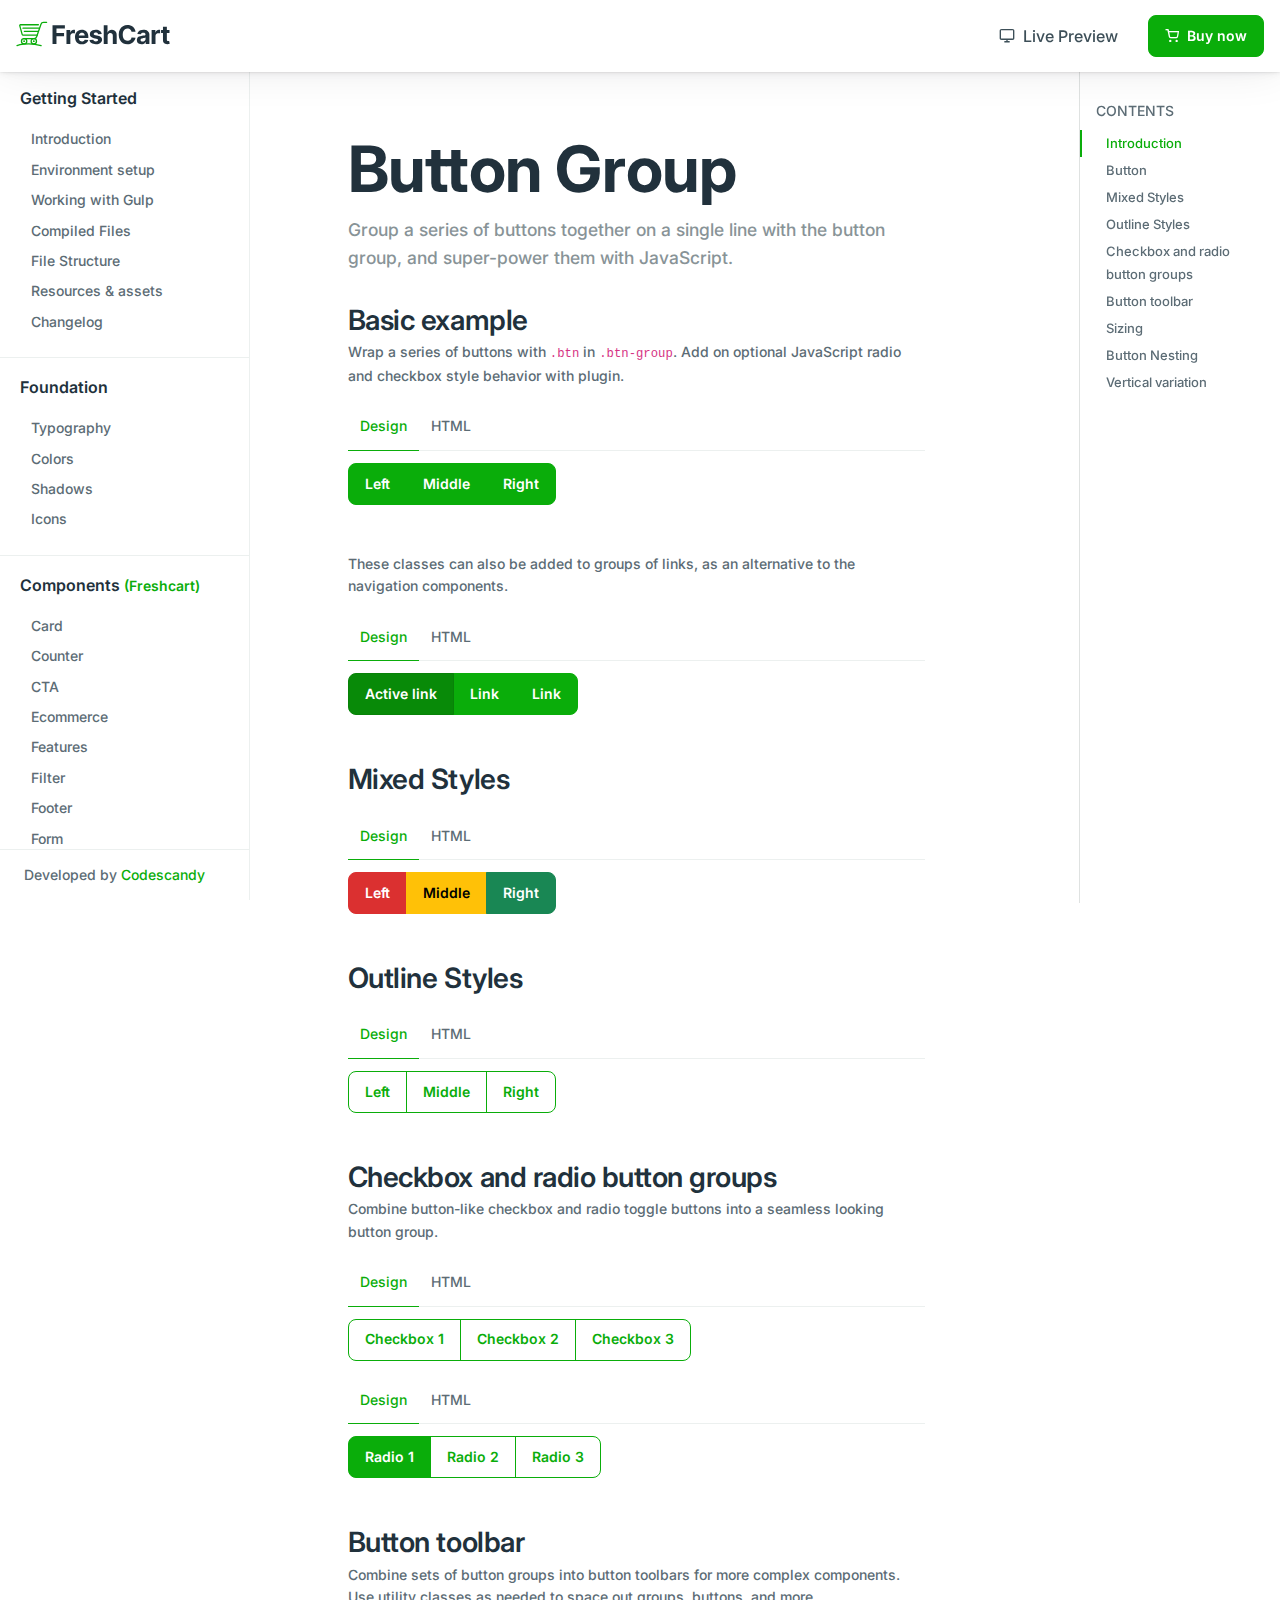
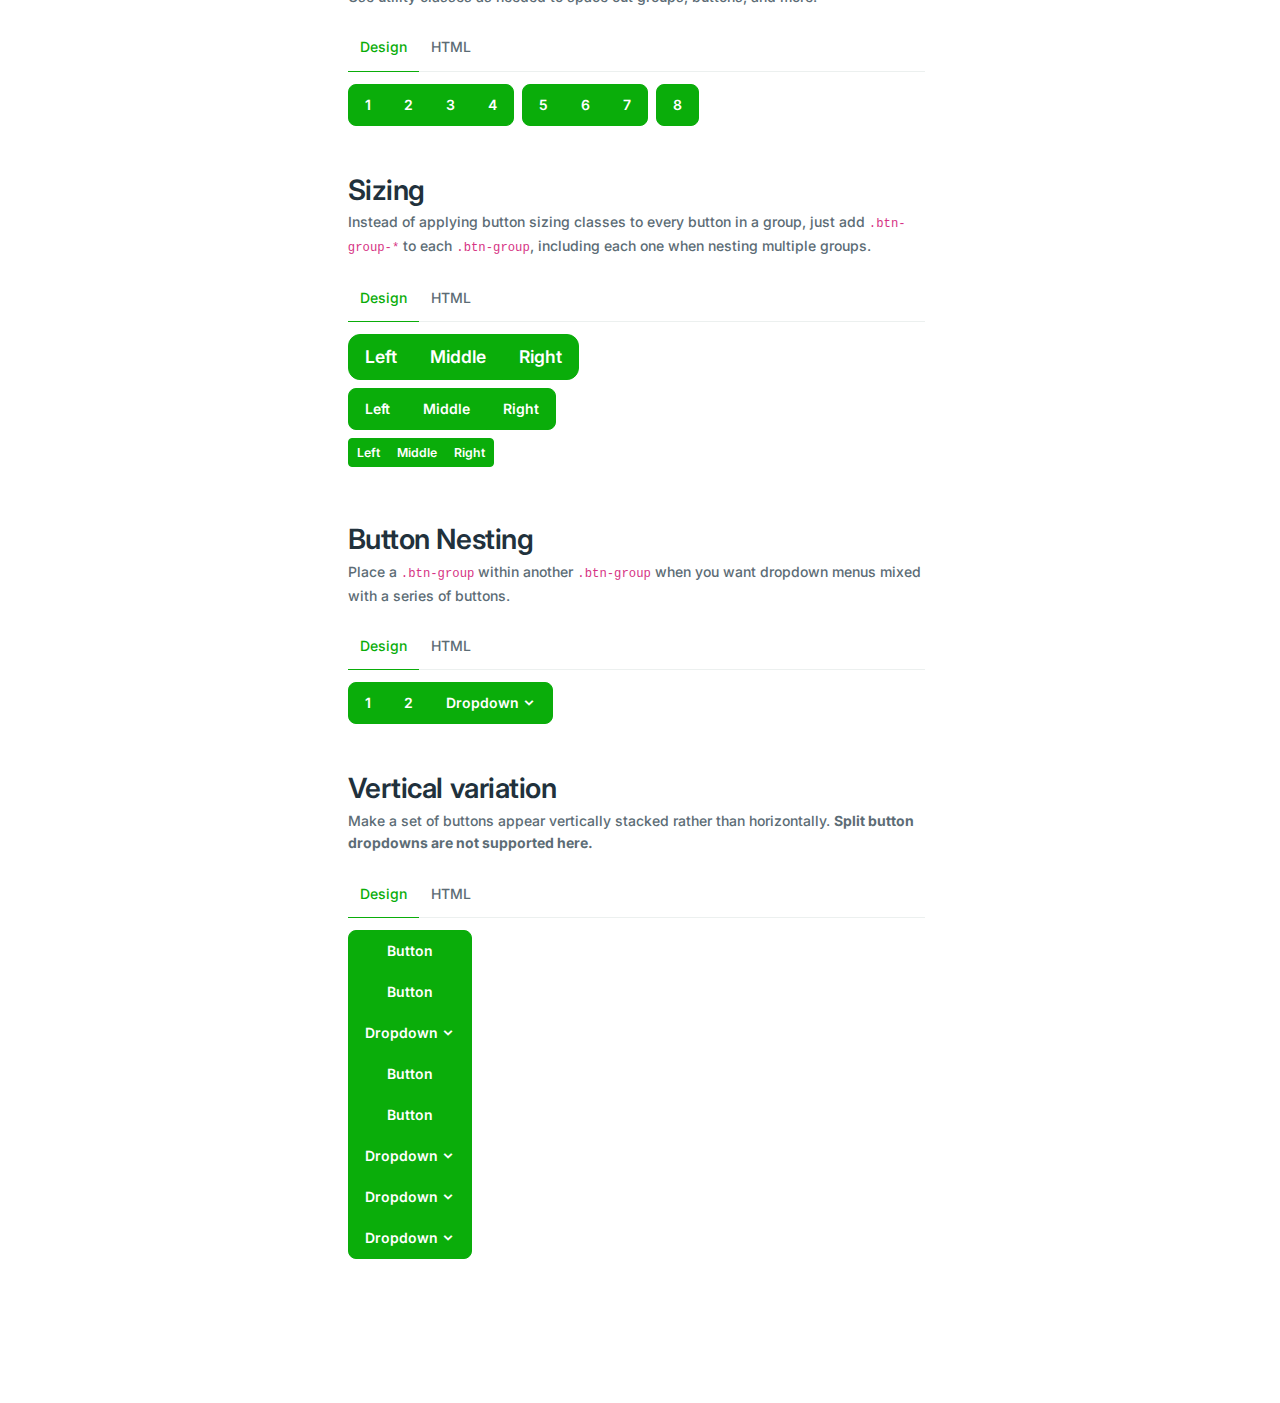
<file: docs/button-group.html>
<!DOCTYPE html>
<html lang="en">


<!-- Mirrored from freshcart.codescandy.com/docs/button-group.html by HTTrack Website Copier/3.x [XR&CO'2014], Fri, 31 Mar 2023 10:11:24 GMT -->
<head>

  <!-- Required meta tags -->
<meta charset="utf-8">
<meta name="viewport" content="width=device-width, initial-scale=1, shrink-to-fit=no">
<meta name="description" content="">
<meta content="Codescandy" name="author">

<!-- Google tag (gtag.js) -->
<script async src="https://www.googletagmanager.com/gtag/js?id=G-M8S4MT3EYG"></script>
<script>
  window.dataLayer = window.dataLayer || [];
  function gtag(){dataLayer.push(arguments);}
  gtag('js', new Date());

  gtag('config', 'G-M8S4MT3EYG');
</script>

<!-- Favicon icon-->
<link rel="shortcut icon" type="image/x-icon" href="../assets/images/favicon/favicon.ico">


<!-- Libs CSS -->
<link href="../assets/libs/bootstrap-icons/font/bootstrap-icons.css" rel="stylesheet">
<link href="../assets/libs/feather-webfont/dist/feather-icons.css" rel="stylesheet">
<link href="../assets/libs/simplebar/dist/simplebar.min.css" rel="stylesheet">


<!-- Theme CSS -->
<link rel="stylesheet" href="../assets/css/theme.min.css">


  <link href="../assets/libs/prismjs/themes/prism-okaidia.min.css" rel="stylesheet">
  <title>Button Group | FreshCart - eCommerce HTML Template</title>

</head>

<body class="bg-white">

  <!-- Main wrapper -->
 <main class="docs-main-wrapper">
    <!-- Docs header -->
<div class="docs-header">
    <nav class="navbar navbar-expand-lg navbar-light bg-white fixed-top ms-0 py-2">
       <a class="navbar-brand me-0" href="../index.html"><img src="../assets/images/logo/freshcart-logo.svg" alt=""> </a>
       <ul class="navbar-nav ms-auto flex-row align-items-center">
         <li class="nav-item d-none d-md-block">
            <a class="nav-link me-4 border-bottom-0" href="../index.html"><i class="feather-icon icon-monitor me-2"></i>Live Preview</a>
         </li>
          <li class="nav-item docs-header-btn">
             <a class="btn btn-primary me-2 me-lg-0" href="https://bit.ly/freshcart"><i class="feather-icon icon-shopping-cart me-2"></i>Buy now</a>
          </li>
          <li class="nav-item d-md-none">
             <button class="navbar-toggler" type="button" data-bs-toggle="collapse" data-bs-target="#navbarNav"  aria-expanded="false" aria-label="Toggle navigation">
               <svg xmlns="http://www.w3.org/2000/svg" width="32" height="32" fill="currentColor" class="bi bi-list text-primary" viewBox="0 0 16 16">
                  <path fill-rule="evenodd" d="M2.5 12a.5.5 0 0 1 .5-.5h10a.5.5 0 0 1 0 1H3a.5.5 0 0 1-.5-.5zm0-4a.5.5 0 0 1 .5-.5h10a.5.5 0 0 1 0 1H3a.5.5 0 0 1-.5-.5zm0-4a.5.5 0 0 1 .5-.5h10a.5.5 0 0 1 0 1H3a.5.5 0 0 1-.5-.5z"/>
                </svg>
             </button>
          </li>
       </ul>
    </nav>
 </div>

    <!-- left sidebar -->
    <!-- Nav Sidebar -->
<div class="docs-nav-sidebar">
  <div class="py-8"></div>
  <div class=" docs-nav " data-simplebar>
    <nav class="navbar navbar-expand-md">
      <div class="collapse navbar-collapse " id="navbarNav">
        <ul class="navbar-nav flex-column" id="sidebarnav">
          <li class="navbar-header">
            <h5 class="heading">Getting Started</h5>
          </li>
          <li class="nav-item"><a href="index.html" class="nav-link">Introduction</a></li>
          <li class="nav-item"><a href="environment-setup.html" class="nav-link">Environment setup</a></li>
          <li class="nav-item"><a href="working-with-gulp.html" class="nav-link">Working with Gulp</a>
          </li>
          <li class="nav-item"><a href="compiled-files.html" class="nav-link">Compiled Files</a>
          </li>
          <li class="nav-item"><a href="file-structure.html" class="nav-link">File Structure</a></li>
          <li class="nav-item"><a href="resources-assets.html" class="nav-link">Resources & assets</a></li>
          <li class="nav-item"><a href="changelog.html" class="nav-link">Changelog</a></li>


          <li>
            <div class="navbar-border"></div>
          </li>
          <li class="navbar-header mt-0">
            <h5 class="heading">Foundation</h5>
          </li>
          <li class="nav-item"><a href="typography.html" class="nav-link">Typography</a></li>
          <li class="nav-item"><a href="colors.html" class="nav-link">Colors</a></li>
          <li class="nav-item"><a href="shadows.html" class="nav-link">Shadows</a></li>
          <li class="nav-item"><a href="icons.html" class="nav-link">Icons</a></li>

          <li>
            <div class="navbar-border"></div>
          </li>
          <li class="navbar-header mt-0">
            <h5 class="heading">Components <small class="text-primary">(Freshcart)</small></h5>
          </li>
          <li class="nav-item"><a href="components/card.html" class="nav-link">Card</a></li>
          <li class="nav-item"><a href="components/counter.html" class="nav-link">Counter</a></li>
          <li class="nav-item"><a href="components/cta.html" class="nav-link">CTA</a></li>
          <li class="nav-item"><a href="components/ecommerce.html" class="nav-link">Ecommerce</a></li>
          <li class="nav-item"><a href="components/features.html" class="nav-link">Features</a></li>
          <li class="nav-item"><a href="components/filter.html" class="nav-link">Filter</a></li>
   
          <li class="nav-item"><a href="components/footer.html" class="nav-link">Footer</a></li>
          <li class="nav-item"><a href="components/form.html" class="nav-link">Form</a></li>
          <li class="nav-item"><a href="components/list.html" class="nav-link">List</a></li>
          <li class="nav-item"><a href="components/navbar.html" class="nav-link">Navbar</a></li>
         
          <li class="nav-item"><a href="components/review.html" class="nav-link">Review</a></li>
        <li class="nav-item"><a href="components/sidebar.html" class="nav-link">Sidebar</a></li>
          <li class="nav-item"><a href="components/slider.html" class="nav-link">Slider</a></li>
          <li class="nav-item"><a href="components/table.html" class="nav-link">Table</a></li>

          <li>
            <div class="navbar-border"></div>
          </li>
          <li class="navbar-header mt-0">
            <h5 class="heading">Components</h5>
          </li>
          <li class="nav-item">
            <a href="accordions.html" class="nav-link">
              Accordions
            </a>
          </li>
          <li class="nav-item">
            <a href="alerts.html" class="nav-link">
              Alerts
            </a>
          </li>
      
          <li class="nav-item">
            <a href="badge.html" class="nav-link">
              Badge
            </a>
          </li>

          <li class="nav-item">
            <a href="breadcrumb.html" class="nav-link">
              Breadcrumb
            </a>
          </li>
          <li class="nav-item">
            <a href="buttons.html" class="nav-link">
              Buttons
            </a>
          </li>
          <li class="nav-item">
            <a href="button-group.html" class="nav-link">
              Button group
            </a>
          </li>
          <li class="nav-item">
            <a href="card.html" class="nav-link">
              Card
            </a>
          </li>
          <li class="nav-item">
            <a href="carousel.html" class="nav-link">
              Carousel
            </a>
          </li>
          <li class="nav-item">
            <a href="close-button.html" class="nav-link">
              Close Button
            </a>
          </li>
          <li class="nav-item">
            <a href="collapse.html" class="nav-link">
              Collapse
            </a>
          </li>
          <li class="nav-item">
            <a href="dropdowns.html" class="nav-link">
              Dropdowns
            </a>
          </li>
          
          <li class="nav-item">
            <a href="list-group.html" class="nav-link">
              List group
            </a>
          </li>

          <li class="nav-item">
            <a href="modal.html" class="nav-link">
              Modal
            </a>
          </li>
          <li class="nav-item">
            <a href="navs-tabs.html" class="nav-link">
              Navs and tabs
            </a>
          </li>
          <li class="nav-item">
            <a href="navbar.html" class="nav-link">
              Navbar
            </a>
          </li>
          <li class="nav-item">
            <a href="offcanvas.html" class="nav-link">
              Offcanvas
            </a>
          </li>
          <li class="nav-item">
            <a href="pagination.html" class="nav-link">
              Pagination
            </a>
          </li>
          <li class="nav-item">
            <a href="placeholders.html" class="nav-link">
              Placeholders
            </a>
          </li>
          <li class="nav-item">
            <a href="popovers.html" class="nav-link">
              Popovers
            </a>
          </li>
          <li class="nav-item">
            <a href="progress.html" class="nav-link">
              Progress
            </a>
          </li>
          <li class="nav-item">
            <a href="scrollspy.html" class="nav-link">
              Scrollspy
            </a>
          </li>
          <li class="nav-item">
            <a href="spinners.html" class="nav-link">
              Spinners
            </a>
          </li>
          <li class="nav-item">
            <a href="tables.html" class="nav-link">
              Tables
            </a>
          </li>
          <li class="nav-item">
            <a href="toasts.html" class="nav-link">
              Toasts
            </a>
          </li>
          <li class="nav-item">
            <a href="tooltips.html" class="nav-link">
              Tooltips
            </a>
          </li>
          <li>
            <div class="navbar-border"></div>
          </li>
          <li class="navbar-header mt-0">
            <h5 class="heading">Forms</h5>
          </li>
          <li class="nav-item">
            <a href="forms.html" class="nav-link">
              Basic Forms
            </a>
          </li>
         
          <li class="nav-item">
            <a href="input-group.html" class="nav-link">
              Input Group
            </a>
          </li>
        
         
          <li>
            <div class="navbar-border"></div>
          </li>
          
          <li class="navbar-header mt-0">
            <h5 class="heading">Utilities</h5>
          </li>
          <li class="nav-item"><a href="background.html" class="nav-link">Background</a></li>
          <li class="nav-item"><a href="borders.html" class="nav-link"> Borders </a></li>
          <li class="nav-item"><a href="colored-links.html" class="nav-link"> Colored Links </a></li>
          <li class="nav-item"><a href="opacity.html" class="nav-link"> Opacity </a></li>
          <li class="nav-item"><a href="ratio.html" class="nav-link"> Ratio </a></li>
          <li class="nav-item"><a href="stacks.html" class="nav-link"> Stacks </a></li>
          <li class="nav-item"><a href="text-color.html" class="nav-link">Colors</a></li>
          <li class="nav-item"><a href="text.html" class="nav-link"> Text </a></li>
          <li class="nav-item"><a href="text-truncation.html" class="nav-link"> Text truncation </a></li>
          <li class="nav-item"><a href="vertical-rule.html" class="nav-link"> Vertical rule </a></li>
        </ul>
      </div>
    </nav>
  </div>
  <div class="nav-footer">
    <p class="mb-0"> Developed by <a href="https://codescandy.com/" target="_blank">Codescandy</a></p>
  </div>
</div>
    <!-- Wrapper  -->
    <div class="docs-wrapper">
      <div class="container-fluid">
        <div class="row">
          <div class="offset-xxl-2 col-xxl-6 offset-xl-1 col-xl-7 col-md-12 col-sm-12 col-12 ">

            <!-- Doc content -->
            <div class="docs-content mx-xxl-9">
              <div class="row">
                <div class="col-xl-12 col-lg-12 col-md-12 col-sm-12 col-12">
                  <div class="mb-8" id="intro">
                    <h1 class="mb-2 fw-bold display-3">Button Group</h1>
                    <p class="mb-0 lead text-muted">Group a series of buttons together on a single line with the button
                      group, and super-power them with JavaScript.</p>
                  </div>
                </div>
              </div>
              <!-- Button group -->
              <div class="row">
                <div class="col-xl-12 col-lg-12 col-md-12 col-sm-12 col-12">
                  <div id="button" class="mb-4">
                    <h2 class="fw-semi-bold mb-1">Basic example</h2>
                    <p>Wrap a series of buttons with <code class="highlighter-rouge">.btn</code> in
                      <code class="highlighter-rouge">.btn-group</code>. Add on optional JavaScript radio and checkbox
                      style behavior with plugin</a>.</p>
                  </div>
                  <!-- Card -->
                  <div class="mb-10">
                    <ul class="nav nav-line-bottom mb-3 " id="pills-tab-buttongroup-basic" role="tablist">
                      <li class="nav-item">
                        <a class="nav-link active" id="pills-buttongroup-basic-design-tab" data-bs-toggle="pill"
                          href="#pills-buttongroup-basic-design" role="tab"
                          aria-controls="pills-buttongroup-basic-design" aria-selected="true">Design</a>
                      </li>
                      <li class="nav-item">
                        <a class="nav-link" id="pills-buttongroup-basic-html-tab" data-bs-toggle="pill"
                          href="#pills-buttongroup-basic-html" role="tab" aria-controls="pills-buttongroup-basic-html"
                          aria-selected="false">HTML</a>
                      </li>
                    </ul>
                    <!-- Tab content -->
                    <div class="tab-content" id="pills-tabContent-buttongroup-basic">
                      <div class="tab-pane tab-example-design fade show active" id="pills-buttongroup-basic-design"
                        role="tabpanel" aria-labelledby="pills-buttongroup-basic-design-tab">
                        <div class="btn-group" role="group" aria-label="Basic example">
                          <button type="button" class="btn btn-primary">Left</button>
                          <button type="button" class="btn btn-primary">Middle</button>
                          <button type="button" class="btn btn-primary">Right</button>
                        </div>
                      </div>
                      <div class="tab-pane tab-example-html fade " id="pills-buttongroup-basic-html" role="tabpanel"
                        aria-labelledby="pills-buttongroup-basic-html-tab">
                        <pre><code class="language-markup" data-copy-state="copy">  <span class="token comment">&lt;!-- Button Group --&gt;</span>
<span class="token tag"><span class="token tag"><span class="token punctuation">&lt;</span>div</span> <span class="token attr-name">class</span><span class="token attr-value"><span class="token punctuation">=</span><span class="token punctuation">"</span>btn-group<span class="token punctuation">"</span></span> <span class="token attr-name">role</span><span class="token attr-value"><span class="token punctuation">=</span><span class="token punctuation">"</span>group<span class="token punctuation">"</span></span> <span class="token attr-name">aria-label</span><span class="token attr-value"><span class="token punctuation">=</span><span class="token punctuation">"</span>Basic example<span class="token punctuation">"</span></span><span class="token punctuation">&gt;</span></span>
  <span class="token tag"><span class="token tag"><span class="token punctuation">&lt;</span>button</span> <span class="token attr-name">type</span><span class="token attr-value"><span class="token punctuation">=</span><span class="token punctuation">"</span>button<span class="token punctuation">"</span></span> <span class="token attr-name">class</span><span class="token attr-value"><span class="token punctuation">=</span><span class="token punctuation">"</span>btn btn-primary<span class="token punctuation">"</span></span><span class="token punctuation">&gt;</span></span>Left<span class="token tag"><span class="token tag"><span class="token punctuation">&lt;/</span>button</span><span class="token punctuation">&gt;</span></span>
  <span class="token tag"><span class="token tag"><span class="token punctuation">&lt;</span>button</span> <span class="token attr-name">type</span><span class="token attr-value"><span class="token punctuation">=</span><span class="token punctuation">"</span>button<span class="token punctuation">"</span></span> <span class="token attr-name">class</span><span class="token attr-value"><span class="token punctuation">=</span><span class="token punctuation">"</span>btn btn-primary<span class="token punctuation">"</span></span><span class="token punctuation">&gt;</span></span>Middle<span class="token tag"><span class="token tag"><span class="token punctuation">&lt;/</span>button</span><span class="token punctuation">&gt;</span></span>
  <span class="token tag"><span class="token tag"><span class="token punctuation">&lt;</span>button</span> <span class="token attr-name">type</span><span class="token attr-value"><span class="token punctuation">=</span><span class="token punctuation">"</span>button<span class="token punctuation">"</span></span> <span class="token attr-name">class</span><span class="token attr-value"><span class="token punctuation">=</span><span class="token punctuation">"</span>btn btn-primary<span class="token punctuation">"</span></span><span class="token punctuation">&gt;</span></span>Right<span class="token tag"><span class="token tag"><span class="token punctuation">&lt;/</span>button</span><span class="token punctuation">&gt;</span></span>
<span class="token tag"><span class="token tag"><span class="token punctuation">&lt;/</span>div</span><span class="token punctuation">&gt;</span></span></code></pre>

                      </div>
                    </div>
                  </div>

<div>
  <p>These classes can also be added to groups of links, as an alternative to the navigation components</a>.</p>

</div>
                  <div class="mb-10">
                    <ul class="nav nav-line-bottom mb-3 " id="pills-tab-buttongroup-link" role="tablist">
                      <li class="nav-item">
                        <a class="nav-link active" id="pills-buttongroup-link-design-tab" data-bs-toggle="pill"
                          href="#pills-buttongroup-link-design" role="tab"
                          aria-controls="pills-buttongroup-link-design" aria-selected="true">Design</a>
                      </li>
                      <li class="nav-item">
                        <a class="nav-link" id="pills-buttongroup-link-html-tab" data-bs-toggle="pill"
                          href="#pills-buttongroup-link-html" role="tab" aria-controls="pills-buttongroup-link-html"
                          aria-selected="false">HTML</a>
                      </li>
                    </ul>
                    <!-- Tab content -->
                    <div class="tab-content" id="pills-tabContent-buttongroup-link">
                      <div class="tab-pane tab-example-design fade show active" id="pills-buttongroup-link-design"
                        role="tabpanel" aria-labelledby="pills-buttongroup-link-design-tab">
                        <div class="btn-group">
                          <a href="#" class="btn btn-primary active" aria-current="page">Active link</a>
                          <a href="#" class="btn btn-primary">Link</a>
                          <a href="#" class="btn btn-primary">Link</a>
                        </div>
                      </div>
                      <div class="tab-pane tab-example-html fade " id="pills-buttongroup-link-html" role="tabpanel"
                        aria-labelledby="pills-buttongroup-link-html-tab">
                        <pre><code class="language-markup" data-copy-state="copy">  <span class="token comment">&lt;!-- Button Group with active --&gt;</span><span class="token tag"><span class="token tag"><span class="token punctuation">&lt;</span>div</span> <span class="token attr-name">class</span><span class="token attr-value"><span class="token punctuation">=</span><span class="token punctuation">"</span>btn-group<span class="token punctuation">"</span></span> <span class="token attr-name">role</span><span class="token attr-value"><span class="token punctuation">=</span><span class="token punctuation">"</span>group<span class="token punctuation">"</span></span> <span class="token attr-name">aria-label</span><span class="token attr-value"><span class="token punctuation">=</span><span class="token punctuation">"</span>Basic example<span class="token punctuation">"</span></span><span class="token punctuation">&gt;</span></span>
<span class="token tag"><span class="token tag"><span class="token punctuation">&lt;</span>button</span> <span class="token attr-name">type</span><span class="token attr-value"><span class="token punctuation">=</span><span class="token punctuation">"</span>button<span class="token punctuation">"</span></span> <span class="token attr-name">class</span><span class="token attr-value"><span class="token punctuation">=</span><span class="token punctuation">"</span>btn btn-primary<span class="token punctuation">"</span></span><span class="token punctuation">&gt;</span></span>Left<span class="token tag"><span class="token tag"><span class="token punctuation">&lt;/</span>button</span><span class="token punctuation">&gt;</span></span>
  <span class="token tag"><span class="token tag"><span class="token punctuation">&lt;</span>button</span> <span class="token attr-name">type</span><span class="token attr-value"><span class="token punctuation">=</span><span class="token punctuation">"</span>button<span class="token punctuation">"</span></span> <span class="token attr-name">class</span><span class="token attr-value"><span class="token punctuation">=</span><span class="token punctuation">"</span>btn btn-primary<span class="token punctuation">"</span></span><span class="token punctuation">&gt;</span></span>Middle<span class="token tag"><span class="token tag"><span class="token punctuation">&lt;/</span>button</span><span class="token punctuation">&gt;</span></span>
  <span class="token tag"><span class="token tag"><span class="token punctuation">&lt;</span>button</span> <span class="token attr-name">type</span><span class="token attr-value"><span class="token punctuation">=</span><span class="token punctuation">"</span>button<span class="token punctuation">"</span></span> <span class="token attr-name">class</span><span class="token attr-value"><span class="token punctuation">=</span><span class="token punctuation">"</span>btn btn-primary<span class="token punctuation">"</span></span><span class="token punctuation">&gt;</span></span>Right<span class="token tag"><span class="token tag"><span class="token punctuation">&lt;/</span>button</span><span class="token punctuation">&gt;</span></span>
<span class="token tag"><span class="token tag"><span class="token punctuation">&lt;/</span>div</span><span class="token punctuation">&gt;</span></span></code></pre>

                      </div>
                    </div>
                  </div>
                </div>
              </div>
              <!-- Button group -->

              <!-- Button mixed styles -->
              <div class="row">
                <div class="col-xl-12 col-lg-12 col-md-12 col-sm-12 col-12">
                  <div id="mixed-styles" class="mb-4">
                    <h2 class="fw-semi-bold mb-1">Mixed Styles</h2>

                  </div>
                  <!-- Card -->
                  <div class="mb-10">
                    <ul class="nav nav-line-bottom mb-3 " id="pills-tab-button-mixed" role="tablist">
                      <li class="nav-item">
                        <a class="nav-link active" id="pills-button-mixed-design-tab" data-bs-toggle="pill"
                          href="#pills-button-mixed-design" role="tab" aria-controls="pills-button-mixed-design"
                          aria-selected="true">Design</a>
                      </li>
                      <li class="nav-item">
                        <a class="nav-link" id="pills-button-mixed-html-tab" data-bs-toggle="pill"
                          href="#pills-button-mixed-html" role="tab" aria-controls="pills-button-mixed-html"
                          aria-selected="false">HTML</a>
                      </li>
                    </ul>
                    <!-- Tab content -->
                    <div class="tab-content" id="pills-tabContent-button-mixed">
                      <div class="tab-pane tab-example-design fade show active" id="pills-button-mixed-design"
                        role="tabpanel" aria-labelledby="pills-button-mixed-design-tab">
                        <div class="btn-group" role="group" aria-label="Basic mixed styles example">
                          <button type="button" class="btn btn-danger">Left</button>
                          <button type="button" class="btn btn-warning">Middle</button>
                          <button type="button" class="btn btn-success">Right</button>
                        </div>
                      </div>
                      <div class="tab-pane tab-example-html fade " id="pills-button-mixed-html" role="tabpanel"
                        aria-labelledby="pills-button-mixed-html-tab">
                        <pre><code class="language-markup" data-copy-state="copy">  <span class="token comment">&lt;!-- Mixed Style --&gt;</span>
<span class="token tag"><span class="token tag"><span class="token punctuation">&lt;</span>div</span> <span class="token attr-name">class</span><span class="token attr-value"><span class="token punctuation attr-equals">=</span><span class="token punctuation">"</span>btn-group<span class="token punctuation">"</span></span> <span class="token attr-name">role</span><span class="token attr-value"><span class="token punctuation attr-equals">=</span><span class="token punctuation">"</span>group<span class="token punctuation">"</span></span> <span class="token attr-name">aria-label</span><span class="token attr-value"><span class="token punctuation attr-equals">=</span><span class="token punctuation">"</span>Basic mixed styles example<span class="token punctuation">"</span></span><span class="token punctuation">&gt;</span></span>
  <span class="token tag"><span class="token tag"><span class="token punctuation">&lt;</span>button</span> <span class="token attr-name">type</span><span class="token attr-value"><span class="token punctuation attr-equals">=</span><span class="token punctuation">"</span>button<span class="token punctuation">"</span></span> <span class="token attr-name">class</span><span class="token attr-value"><span class="token punctuation attr-equals">=</span><span class="token punctuation">"</span>btn btn-danger<span class="token punctuation">"</span></span><span class="token punctuation">&gt;</span></span>Left<span class="token tag"><span class="token tag"><span class="token punctuation">&lt;/</span>button</span><span class="token punctuation">&gt;</span></span>
  <span class="token tag"><span class="token tag"><span class="token punctuation">&lt;</span>button</span> <span class="token attr-name">type</span><span class="token attr-value"><span class="token punctuation attr-equals">=</span><span class="token punctuation">"</span>button<span class="token punctuation">"</span></span> <span class="token attr-name">class</span><span class="token attr-value"><span class="token punctuation attr-equals">=</span><span class="token punctuation">"</span>btn btn-warning<span class="token punctuation">"</span></span><span class="token punctuation">&gt;</span></span>Middle<span class="token tag"><span class="token tag"><span class="token punctuation">&lt;/</span>button</span><span class="token punctuation">&gt;</span></span>
  <span class="token tag"><span class="token tag"><span class="token punctuation">&lt;</span>button</span> <span class="token attr-name">type</span><span class="token attr-value"><span class="token punctuation attr-equals">=</span><span class="token punctuation">"</span>button<span class="token punctuation">"</span></span> <span class="token attr-name">class</span><span class="token attr-value"><span class="token punctuation attr-equals">=</span><span class="token punctuation">"</span>btn btn-success<span class="token punctuation">"</span></span><span class="token punctuation">&gt;</span></span>Right<span class="token tag"><span class="token tag"><span class="token punctuation">&lt;/</span>button</span><span class="token punctuation">&gt;</span></span>
<span class="token tag"><span class="token tag"><span class="token punctuation">&lt;/</span>div</span><span class="token punctuation">&gt;</span></span></code></pre>

                      </div>
                    </div>
                  </div>
                </div>
              </div>
              <!-- Button mixed styles -->

              <!-- Button mixed outline styles -->
              <div class="row">
                <div class="col-xl-12 col-lg-12 col-md-12 col-sm-12 col-12">
                  <div id="mixed-outline-styles" class="mb-4">
                    <h2 class="fw-semi-bold mb-1">Outline Styles</h2>

                  </div>
                  <!-- Card -->
                  <div class="mb-10">
                    <ul class="nav nav-line-bottom mb-3 " id="pills-tab-button-mixed-outline" role="tablist">
                      <li class="nav-item">
                        <a class="nav-link active" id="pills-button-mixed-outline-design-tab" data-bs-toggle="pill"
                          href="#pills-button-mixed-outline-design" role="tab" aria-controls="pills-button-mixed-outline-design"
                          aria-selected="true">Design</a>
                      </li>
                      <li class="nav-item">
                        <a class="nav-link" id="pills-button-mixed-outline-html-tab" data-bs-toggle="pill"
                          href="#pills-button-mixed-outline-html" role="tab" aria-controls="pills-button-mixed-outline-html"
                          aria-selected="false">HTML</a>
                      </li>
                    </ul>
                    <!-- Tab content -->
                    <div class="tab-content" id="pills-tabContent-button-mixed-outline">
                      <div class="tab-pane tab-example-design fade show active" id="pills-button-mixed-outline-design"
                        role="tabpanel" aria-labelledby="pills-button-mixed-outline-design-tab">
                        <div class="btn-group" role="group" aria-label="Basic outlined example">
                          <button type="button" class="btn btn-outline-primary">Left</button>
                          <button type="button" class="btn btn-outline-primary">Middle</button>
                          <button type="button" class="btn btn-outline-primary">Right</button>
                        </div>
                      </div>
                      <div class="tab-pane tab-example-html fade " id="pills-button-mixed-outline-html" role="tabpanel"
                        aria-labelledby="pills-button-mixed-outline-html-tab">
                        <pre><code class="language-markup" data-copy-state="copy">  <span class="token comment">&lt;!-- Outline Styled --&gt;</span>
 <span class="token tag"><span class="token tag"><span class="token punctuation">&lt;</span>div</span> <span class="token attr-name">class</span><span class="token attr-value"><span class="token punctuation attr-equals">=</span><span class="token punctuation">"</span>btn-group<span class="token punctuation">"</span></span> <span class="token attr-name">role</span><span class="token attr-value"><span class="token punctuation attr-equals">=</span><span class="token punctuation">"</span>group<span class="token punctuation">"</span></span> <span class="token attr-name">aria-label</span><span class="token attr-value"><span class="token punctuation attr-equals">=</span><span class="token punctuation">"</span>Basic outlined example<span class="token punctuation">"</span></span><span class="token punctuation">&gt;</span></span>
     <span class="token tag"><span class="token tag"><span class="token punctuation">&lt;</span>button</span> <span class="token attr-name">type</span><span class="token attr-value"><span class="token punctuation attr-equals">=</span><span class="token punctuation">"</span>button<span class="token punctuation">"</span></span> <span class="token attr-name">class</span><span class="token attr-value"><span class="token punctuation attr-equals">=</span><span class="token punctuation">"</span>btn btn-outline-primary<span class="token punctuation">"</span></span><span class="token punctuation">&gt;</span></span>Left<span class="token tag"><span class="token tag"><span class="token punctuation">&lt;/</span>button</span><span class="token punctuation">&gt;</span></span>
     <span class="token tag"><span class="token tag"><span class="token punctuation">&lt;</span>button</span> <span class="token attr-name">type</span><span class="token attr-value"><span class="token punctuation attr-equals">=</span><span class="token punctuation">"</span>button<span class="token punctuation">"</span></span> <span class="token attr-name">class</span><span class="token attr-value"><span class="token punctuation attr-equals">=</span><span class="token punctuation">"</span>btn btn-outline-primary<span class="token punctuation">"</span></span><span class="token punctuation">&gt;</span></span>Middle<span class="token tag"><span class="token tag"><span class="token punctuation">&lt;/</span>button</span><span class="token punctuation">&gt;</span></span>
     <span class="token tag"><span class="token tag"><span class="token punctuation">&lt;</span>button</span> <span class="token attr-name">type</span><span class="token attr-value"><span class="token punctuation attr-equals">=</span><span class="token punctuation">"</span>button<span class="token punctuation">"</span></span> <span class="token attr-name">class</span><span class="token attr-value"><span class="token punctuation attr-equals">=</span><span class="token punctuation">"</span>btn btn-outline-primary<span class="token punctuation">"</span></span><span class="token punctuation">&gt;</span></span>Right<span class="token tag"><span class="token tag"><span class="token punctuation">&lt;/</span>button</span><span class="token punctuation">&gt;</span></span>
<span class="token tag"><span class="token tag"><span class="token punctuation">&lt;/</span>div</span><span class="token punctuation">&gt;</span></span></code></pre>

                  </div>
                </div>
              </div>
              <!-- Button mixed outline styles -->

                 <!-- Button checked button styles -->
                 <div class="row">
                  <div class="col-xl-12 col-lg-12 col-md-12 col-sm-12 col-12">
                    <div id="checkbox-and-radio-button-groups" class="mb-4">
                      <h2 class="fw-semi-bold mb-1">Checkbox and radio button groups</h2>
                      <p>Combine button-like checkbox and radio toggle buttons into a seamless looking button group.</p>

                    </div>
                    <!-- Card -->
                    <div class="mb-4">
                      <ul class="nav nav-line-bottom mb-3 " id="pills-tab-button-checked-button" role="tablist">
                        <li class="nav-item">
                          <a class="nav-link active" id="pills-button-checked-button-design-tab" data-bs-toggle="pill"
                            href="#pills-button-checked-button-design" role="tab" aria-controls="pills-button-checked-button-design"
                            aria-selected="true">Design</a>
                        </li>
                        <li class="nav-item">
                          <a class="nav-link" id="pills-button-checked-button-html-tab" data-bs-toggle="pill"
                            href="#pills-button-checked-button-html" role="tab" aria-controls="pills-button-checked-button-html"
                            aria-selected="false">HTML</a>
                        </li>
                      </ul>
                      <!-- Tab content -->
                      <div class="tab-content" id="pills-tabContent-button-checked-button">
                        <div class="tab-pane tab-example-design fade show active" id="pills-button-checked-button-design"
                          role="tabpanel" aria-labelledby="pills-button-checked-button-design-tab">
                          <div class="btn-group" role="group" aria-label="Basic checkbox toggle button group">
                            <input type="checkbox" class="btn-check" id="btncheck1" autocomplete="off">
                            <label class="btn btn-outline-primary" for="btncheck1">Checkbox 1</label>

                            <input type="checkbox" class="btn-check" id="btncheck2" autocomplete="off">
                            <label class="btn btn-outline-primary" for="btncheck2">Checkbox 2</label>

                            <input type="checkbox" class="btn-check" id="btncheck3" autocomplete="off">
                            <label class="btn btn-outline-primary" for="btncheck3">Checkbox 3</label>
                          </div>
                        </div>
                        <div class="tab-pane tab-example-html fade " id="pills-button-checked-button-html" role="tabpanel"
                          aria-labelledby="pills-button-checked-button-html-tab">
                          <pre><code class="language-markup" data-copy-state="copy">  <span class="token comment">&lt;!-- Checkbox and radio button groups --&gt;</span>
<span class="token tag"><span class="token tag"><span class="token punctuation">&lt;</span>div</span> <span class="token attr-name">class</span><span class="token attr-value"><span class="token punctuation attr-equals">=</span><span class="token punctuation">"</span>btn-group<span class="token punctuation">"</span></span> <span class="token attr-name">role</span><span class="token attr-value"><span class="token punctuation attr-equals">=</span><span class="token punctuation">"</span>group<span class="token punctuation">"</span></span> <span class="token attr-name">aria-label</span><span class="token attr-value"><span class="token punctuation attr-equals">=</span><span class="token punctuation">"</span>Basic checkbox toggle button group<span class="token punctuation">"</span></span><span class="token punctuation">&gt;</span></span>
 <span class="token tag"><span class="token tag"><span class="token punctuation">&lt;</span>input</span> <span class="token attr-name">type</span><span class="token attr-value"><span class="token punctuation attr-equals">=</span><span class="token punctuation">"</span>checkbox<span class="token punctuation">"</span></span> <span class="token attr-name">class</span><span class="token attr-value"><span class="token punctuation attr-equals">=</span><span class="token punctuation">"</span>btn-check<span class="token punctuation">"</span></span> <span class="token attr-name">id</span><span class="token attr-value"><span class="token punctuation attr-equals">=</span><span class="token punctuation">"</span>btncheck1<span class="token punctuation">"</span></span> <span class="token attr-name">autocomplete</span><span class="token attr-value"><span class="token punctuation attr-equals">=</span><span class="token punctuation">"</span>off<span class="token punctuation">"</span></span><span class="token punctuation">&gt;</span></span>
  <span class="token tag"><span class="token tag"><span class="token punctuation">&lt;</span>label</span> <span class="token attr-name">class</span><span class="token attr-value"><span class="token punctuation attr-equals">=</span><span class="token punctuation">"</span>btn btn-outline-primary<span class="token punctuation">"</span></span> <span class="token attr-name">for</span><span class="token attr-value"><span class="token punctuation attr-equals">=</span><span class="token punctuation">"</span>btncheck1<span class="token punctuation">"</span></span><span class="token punctuation">&gt;</span></span>Checkbox 1<span class="token tag"><span class="token tag"><span class="token punctuation">&lt;/</span>label</span><span class="token punctuation">&gt;</span></span>

  <span class="token tag"><span class="token tag"><span class="token punctuation">&lt;</span>input</span> <span class="token attr-name">type</span><span class="token attr-value"><span class="token punctuation attr-equals">=</span><span class="token punctuation">"</span>checkbox<span class="token punctuation">"</span></span> <span class="token attr-name">class</span><span class="token attr-value"><span class="token punctuation attr-equals">=</span><span class="token punctuation">"</span>btn-check<span class="token punctuation">"</span></span> <span class="token attr-name">id</span><span class="token attr-value"><span class="token punctuation attr-equals">=</span><span class="token punctuation">"</span>btncheck2<span class="token punctuation">"</span></span> <span class="token attr-name">autocomplete</span><span class="token attr-value"><span class="token punctuation attr-equals">=</span><span class="token punctuation">"</span>off<span class="token punctuation">"</span></span><span class="token punctuation">&gt;</span></span>
  <span class="token tag"><span class="token tag"><span class="token punctuation">&lt;</span>label</span> <span class="token attr-name">class</span><span class="token attr-value"><span class="token punctuation attr-equals">=</span><span class="token punctuation">"</span>btn btn-outline-primary<span class="token punctuation">"</span></span> <span class="token attr-name">for</span><span class="token attr-value"><span class="token punctuation attr-equals">=</span><span class="token punctuation">"</span>btncheck2<span class="token punctuation">"</span></span><span class="token punctuation">&gt;</span></span>Checkbox 2<span class="token tag"><span class="token tag"><span class="token punctuation">&lt;/</span>label</span><span class="token punctuation">&gt;</span></span>

  <span class="token tag"><span class="token tag"><span class="token punctuation">&lt;</span>input</span> <span class="token attr-name">type</span><span class="token attr-value"><span class="token punctuation attr-equals">=</span><span class="token punctuation">"</span>checkbox<span class="token punctuation">"</span></span> <span class="token attr-name">class</span><span class="token attr-value"><span class="token punctuation attr-equals">=</span><span class="token punctuation">"</span>btn-check<span class="token punctuation">"</span></span> <span class="token attr-name">id</span><span class="token attr-value"><span class="token punctuation attr-equals">=</span><span class="token punctuation">"</span>btncheck3<span class="token punctuation">"</span></span> <span class="token attr-name">autocomplete</span><span class="token attr-value"><span class="token punctuation attr-equals">=</span><span class="token punctuation">"</span>off<span class="token punctuation">"</span></span><span class="token punctuation">&gt;</span></span>
  <span class="token tag"><span class="token tag"><span class="token punctuation">&lt;</span>label</span> <span class="token attr-name">class</span><span class="token attr-value"><span class="token punctuation attr-equals">=</span><span class="token punctuation">"</span>btn btn-outline-primary<span class="token punctuation">"</span></span> <span class="token attr-name">for</span><span class="token attr-value"><span class="token punctuation attr-equals">=</span><span class="token punctuation">"</span>btncheck3<span class="token punctuation">"</span></span><span class="token punctuation">&gt;</span></span>Checkbox 3<span class="token tag"><span class="token tag"><span class="token punctuation">&lt;/</span>label</span><span class="token punctuation">&gt;</span></span>
<span class="token tag"><span class="token tag"><span class="token punctuation">&lt;/</span>div</span><span class="token punctuation">&gt;</span></span></code></pre>

                            </div>
                          </div>
                        </div>
                      </div>
                    </div>
                        <!-- Card -->
                        <div class=" mb-10">
                          <ul class="nav nav-line-bottom mb-3 " id="pills-tab-button-radio-button" role="tablist">
                            <li class="nav-item">
                              <a class="nav-link active" id="pills-button-radio-button-design-tab" data-bs-toggle="pill"
                                href="#pills-button-radio-button-design" role="tab" aria-controls="pills-button-radio-button-design"
                                aria-selected="true">Design</a>
                            </li>
                            <li class="nav-item">
                              <a class="nav-link" id="pills-button-radio-button-html-tab" data-bs-toggle="pill"
                                href="#pills-button-radio-button-html" role="tab" aria-controls="pills-button-radio-button-html"
                                aria-selected="false">HTML</a>
                            </li>
                          </ul>
                          <!-- Tab content -->
                          <div class="tab-content" id="pills-tabContent-button-radio-button">
                            <div class="tab-pane tab-example-design fade show active" id="pills-button-radio-button-design"
                              role="tabpanel" aria-labelledby="pills-button-radio-button-design-tab">
                              <div class="btn-group" role="group" aria-label="Basic radio toggle button group">
                                <input type="radio" class="btn-check" name="btnradio" id="btnradio1" autocomplete="off" checked>
                                <label class="btn btn-outline-primary" for="btnradio1">Radio 1</label>

                                <input type="radio" class="btn-check" name="btnradio" id="btnradio2" autocomplete="off">
                                <label class="btn btn-outline-primary" for="btnradio2">Radio 2</label>

                                <input type="radio" class="btn-check" name="btnradio" id="btnradio3" autocomplete="off">
                                <label class="btn btn-outline-primary" for="btnradio3">Radio 3</label>
                              </div>
                            </div>
                            <div class="tab-pane tab-example-html fade " id="pills-button-radio-button-html" role="tabpanel"
                              aria-labelledby="pills-button-radio-button-html-tab">
                              <pre><code class="language-markup" data-copy-state="copy">  <span class="token comment">&lt;!-- Checkbox and radio button groups --&gt;</span>
<span class="token tag"><span class="token tag"><span class="token punctuation">&lt;</span>div</span> <span class="token attr-name">class</span><span class="token attr-value"><span class="token punctuation attr-equals">=</span><span class="token punctuation">"</span>btn-group<span class="token punctuation">"</span></span> <span class="token attr-name">role</span><span class="token attr-value"><span class="token punctuation attr-equals">=</span><span class="token punctuation">"</span>group<span class="token punctuation">"</span></span> <span class="token attr-name">aria-label</span><span class="token attr-value"><span class="token punctuation attr-equals">=</span><span class="token punctuation">"</span>Basic radio toggle button group<span class="token punctuation">"</span></span><span class="token punctuation">&gt;</span></span>
  <span class="token tag"><span class="token tag"><span class="token punctuation">&lt;</span>input</span> <span class="token attr-name">type</span><span class="token attr-value"><span class="token punctuation attr-equals">=</span><span class="token punctuation">"</span>radio<span class="token punctuation">"</span></span> <span class="token attr-name">class</span><span class="token attr-value"><span class="token punctuation attr-equals">=</span><span class="token punctuation">"</span>btn-check<span class="token punctuation">"</span></span> <span class="token attr-name">name</span><span class="token attr-value"><span class="token punctuation attr-equals">=</span><span class="token punctuation">"</span>btnradio<span class="token punctuation">"</span></span> <span class="token attr-name">id</span><span class="token attr-value"><span class="token punctuation attr-equals">=</span><span class="token punctuation">"</span>btnradio1<span class="token punctuation">"</span></span> <span class="token attr-name">autocomplete</span><span class="token attr-value"><span class="token punctuation attr-equals">=</span><span class="token punctuation">"</span>off<span class="token punctuation">"</span></span> <span class="token attr-name">checked</span><span class="token punctuation">&gt;</span></span>
  <span class="token tag"><span class="token tag"><span class="token punctuation">&lt;</span>label</span> <span class="token attr-name">class</span><span class="token attr-value"><span class="token punctuation attr-equals">=</span><span class="token punctuation">"</span>btn btn-outline-primary<span class="token punctuation">"</span></span> <span class="token attr-name">for</span><span class="token attr-value"><span class="token punctuation attr-equals">=</span><span class="token punctuation">"</span>btnradio1<span class="token punctuation">"</span></span><span class="token punctuation">&gt;</span></span>Radio 1<span class="token tag"><span class="token tag"><span class="token punctuation">&lt;/</span>label</span><span class="token punctuation">&gt;</span></span>

  <span class="token tag"><span class="token tag"><span class="token punctuation">&lt;</span>input</span> <span class="token attr-name">type</span><span class="token attr-value"><span class="token punctuation attr-equals">=</span><span class="token punctuation">"</span>radio<span class="token punctuation">"</span></span> <span class="token attr-name">class</span><span class="token attr-value"><span class="token punctuation attr-equals">=</span><span class="token punctuation">"</span>btn-check<span class="token punctuation">"</span></span> <span class="token attr-name">name</span><span class="token attr-value"><span class="token punctuation attr-equals">=</span><span class="token punctuation">"</span>btnradio<span class="token punctuation">"</span></span> <span class="token attr-name">id</span><span class="token attr-value"><span class="token punctuation attr-equals">=</span><span class="token punctuation">"</span>btnradio2<span class="token punctuation">"</span></span> <span class="token attr-name">autocomplete</span><span class="token attr-value"><span class="token punctuation attr-equals">=</span><span class="token punctuation">"</span>off<span class="token punctuation">"</span></span><span class="token punctuation">&gt;</span></span>
  <span class="token tag"><span class="token tag"><span class="token punctuation">&lt;</span>label</span> <span class="token attr-name">class</span><span class="token attr-value"><span class="token punctuation attr-equals">=</span><span class="token punctuation">"</span>btn btn-outline-primary<span class="token punctuation">"</span></span> <span class="token attr-name">for</span><span class="token attr-value"><span class="token punctuation attr-equals">=</span><span class="token punctuation">"</span>btnradio2<span class="token punctuation">"</span></span><span class="token punctuation">&gt;</span></span>Radio 2<span class="token tag"><span class="token tag"><span class="token punctuation">&lt;/</span>label</span><span class="token punctuation">&gt;</span></span>

  <span class="token tag"><span class="token tag"><span class="token punctuation">&lt;</span>input</span> <span class="token attr-name">type</span><span class="token attr-value"><span class="token punctuation attr-equals">=</span><span class="token punctuation">"</span>radio<span class="token punctuation">"</span></span> <span class="token attr-name">class</span><span class="token attr-value"><span class="token punctuation attr-equals">=</span><span class="token punctuation">"</span>btn-check<span class="token punctuation">"</span></span> <span class="token attr-name">name</span><span class="token attr-value"><span class="token punctuation attr-equals">=</span><span class="token punctuation">"</span>btnradio<span class="token punctuation">"</span></span> <span class="token attr-name">id</span><span class="token attr-value"><span class="token punctuation attr-equals">=</span><span class="token punctuation">"</span>btnradio3<span class="token punctuation">"</span></span> <span class="token attr-name">autocomplete</span><span class="token attr-value"><span class="token punctuation attr-equals">=</span><span class="token punctuation">"</span>off<span class="token punctuation">"</span></span><span class="token punctuation">&gt;</span></span>
  <span class="token tag"><span class="token tag"><span class="token punctuation">&lt;</span>label</span> <span class="token attr-name">class</span><span class="token attr-value"><span class="token punctuation attr-equals">=</span><span class="token punctuation">"</span>btn btn-outline-primary<span class="token punctuation">"</span></span> <span class="token attr-name">for</span><span class="token attr-value"><span class="token punctuation attr-equals">=</span><span class="token punctuation">"</span>btnradio3<span class="token punctuation">"</span></span><span class="token punctuation">&gt;</span></span>Radio 3<span class="token tag"><span class="token tag"><span class="token punctuation">&lt;/</span>label</span><span class="token punctuation">&gt;</span></span>
<span class="token tag"><span class="token tag"><span class="token punctuation">&lt;/</span>div</span><span class="token punctuation">&gt;</span></span></code></pre>

                            </div>
                          </div>
                        </div>
                  </div>
                </div>
                <!-- Button mixed outline styles -->

              <!-- Button toolbar -->
              <div class="row">
                <div class="col-xl-12 col-lg-12 col-md-12 col-sm-12 col-12">
                  <div id="button-toolbar" class="mb-4">
                    <h2 class="fw-semi-bold mb-1">Button toolbar</h2>
                    <p>Combine sets of button groups into button toolbars for more complex components. Use utility
                      classes as needed to space out groups, buttons, and more.
                    </p>
                  </div>
                  <!-- Card -->
                  <div class="mb-10">
                    <ul class="nav nav-line-bottom mb-3 " id="pills-tab-button-toolbar" role="tablist">
                      <li class="nav-item">
                        <a class="nav-link active" id="pills-button-toolbar-design-tab" data-bs-toggle="pill"
                          href="#pills-button-toolbar-design" role="tab" aria-controls="pills-button-toolbar-design"
                          aria-selected="true">Design</a>
                      </li>
                      <li class="nav-item">
                        <a class="nav-link" id="pills-button-toolbar-html-tab" data-bs-toggle="pill"
                          href="#pills-button-toolbar-html" role="tab" aria-controls="pills-button-toolbar-html"
                          aria-selected="false">HTML</a>
                      </li>
                    </ul>
                    <!-- Tab content -->
                    <div class="tab-content" id="pills-tabContent-button-toolbar">
                      <div class="tab-pane tab-example-design fade show active" id="pills-button-toolbar-design"
                        role="tabpanel" aria-labelledby="pills-button-toolbar-design-tab">
                        <div class="btn-toolbar" role="toolbar" aria-label="Toolbar with button groups">
                          <div class="btn-group me-2" role="group" aria-label="First group">
                            <button type="button" class="btn btn-primary">1</button>
                            <button type="button" class="btn btn-primary">2</button>
                            <button type="button" class="btn btn-primary">3</button>
                            <button type="button" class="btn btn-primary">4</button>
                          </div>
                          <div class="btn-group me-2" role="group" aria-label="Second group">
                            <button type="button" class="btn btn-primary">5</button>
                            <button type="button" class="btn btn-primary">6</button>
                            <button type="button" class="btn btn-primary">7</button>
                          </div>
                          <div class="btn-group" role="group" aria-label="Third group">
                            <button type="button" class="btn btn-primary">8</button>
                          </div>
                        </div>
                      </div>
                      <div class="tab-pane tab-example-html fade " id="pills-button-toolbar-html" role="tabpanel"
                        aria-labelledby="pills-button-toolbar-html-tab">


                            <pre><code class="language-markup" data-copy-state="copy">  <span class="token comment">&lt;!-- Button Toolbar --&gt;</span>
<span class="token tag"><span class="token tag"><span class="token punctuation">&lt;</span>div</span> <span class="token attr-name">class</span><span class="token attr-value"><span class="token punctuation">=</span><span class="token punctuation">"</span>btn-toolbar<span class="token punctuation">"</span></span> <span class="token attr-name">role</span><span class="token attr-value"><span class="token punctuation">=</span><span class="token punctuation">"</span>toolbar<span class="token punctuation">"</span></span> <span class="token attr-name">aria-label</span><span class="token attr-value"><span class="token punctuation">=</span><span class="token punctuation">"</span>Toolbar with button groups<span class="token punctuation">"</span></span><span class="token punctuation">&gt;</span></span>
  <span class="token tag"><span class="token tag"><span class="token punctuation">&lt;</span>div</span> <span class="token attr-name">class</span><span class="token attr-value"><span class="token punctuation">=</span><span class="token punctuation">"</span>btn-group me-2<span class="token punctuation">"</span></span> <span class="token attr-name">role</span><span class="token attr-value"><span class="token punctuation">=</span><span class="token punctuation">"</span>group<span class="token punctuation">"</span></span> <span class="token attr-name">aria-label</span><span class="token attr-value"><span class="token punctuation">=</span><span class="token punctuation">"</span>First group<span class="token punctuation">"</span></span><span class="token punctuation">&gt;</span></span>
    <span class="token tag"><span class="token tag"><span class="token punctuation">&lt;</span>button</span> <span class="token attr-name">type</span><span class="token attr-value"><span class="token punctuation">=</span><span class="token punctuation">"</span>button<span class="token punctuation">"</span></span> <span class="token attr-name">class</span><span class="token attr-value"><span class="token punctuation">=</span><span class="token punctuation">"</span>btn btn-primary<span class="token punctuation">"</span></span><span class="token punctuation">&gt;</span></span>1<span class="token tag"><span class="token tag"><span class="token punctuation">&lt;/</span>button</span><span class="token punctuation">&gt;</span></span>
    <span class="token tag"><span class="token tag"><span class="token punctuation">&lt;</span>button</span> <span class="token attr-name">type</span><span class="token attr-value"><span class="token punctuation">=</span><span class="token punctuation">"</span>button<span class="token punctuation">"</span></span> <span class="token attr-name">class</span><span class="token attr-value"><span class="token punctuation">=</span><span class="token punctuation">"</span>btn btn-primary<span class="token punctuation">"</span></span><span class="token punctuation">&gt;</span></span>2<span class="token tag"><span class="token tag"><span class="token punctuation">&lt;/</span>button</span><span class="token punctuation">&gt;</span></span>
    <span class="token tag"><span class="token tag"><span class="token punctuation">&lt;</span>button</span> <span class="token attr-name">type</span><span class="token attr-value"><span class="token punctuation">=</span><span class="token punctuation">"</span>button<span class="token punctuation">"</span></span> <span class="token attr-name">class</span><span class="token attr-value"><span class="token punctuation">=</span><span class="token punctuation">"</span>btn btn-primary<span class="token punctuation">"</span></span><span class="token punctuation">&gt;</span></span>3<span class="token tag"><span class="token tag"><span class="token punctuation">&lt;/</span>button</span><span class="token punctuation">&gt;</span></span>
    <span class="token tag"><span class="token tag"><span class="token punctuation">&lt;</span>button</span> <span class="token attr-name">type</span><span class="token attr-value"><span class="token punctuation">=</span><span class="token punctuation">"</span>button<span class="token punctuation">"</span></span> <span class="token attr-name">class</span><span class="token attr-value"><span class="token punctuation">=</span><span class="token punctuation">"</span>btn btn-primary<span class="token punctuation">"</span></span><span class="token punctuation">&gt;</span></span>4<span class="token tag"><span class="token tag"><span class="token punctuation">&lt;/</span>button</span><span class="token punctuation">&gt;</span></span>
  <span class="token tag"><span class="token tag"><span class="token punctuation">&lt;/</span>div</span><span class="token punctuation">&gt;</span></span>
  <span class="token tag"><span class="token tag"><span class="token punctuation">&lt;</span>div</span> <span class="token attr-name">class</span><span class="token attr-value"><span class="token punctuation">=</span><span class="token punctuation">"</span>btn-group me-2<span class="token punctuation">"</span></span> <span class="token attr-name">role</span><span class="token attr-value"><span class="token punctuation">=</span><span class="token punctuation">"</span>group<span class="token punctuation">"</span></span> <span class="token attr-name">aria-label</span><span class="token attr-value"><span class="token punctuation">=</span><span class="token punctuation">"</span>Second group<span class="token punctuation">"</span></span><span class="token punctuation">&gt;</span></span>
    <span class="token tag"><span class="token tag"><span class="token punctuation">&lt;</span>button</span> <span class="token attr-name">type</span><span class="token attr-value"><span class="token punctuation">=</span><span class="token punctuation">"</span>button<span class="token punctuation">"</span></span> <span class="token attr-name">class</span><span class="token attr-value"><span class="token punctuation">=</span><span class="token punctuation">"</span>btn btn-primary<span class="token punctuation">"</span></span><span class="token punctuation">&gt;</span></span>5<span class="token tag"><span class="token tag"><span class="token punctuation">&lt;/</span>button</span><span class="token punctuation">&gt;</span></span>
    <span class="token tag"><span class="token tag"><span class="token punctuation">&lt;</span>button</span> <span class="token attr-name">type</span><span class="token attr-value"><span class="token punctuation">=</span><span class="token punctuation">"</span>button<span class="token punctuation">"</span></span> <span class="token attr-name">class</span><span class="token attr-value"><span class="token punctuation">=</span><span class="token punctuation">"</span>btn btn-primary<span class="token punctuation">"</span></span><span class="token punctuation">&gt;</span></span>6<span class="token tag"><span class="token tag"><span class="token punctuation">&lt;/</span>button</span><span class="token punctuation">&gt;</span></span>
    <span class="token tag"><span class="token tag"><span class="token punctuation">&lt;</span>button</span> <span class="token attr-name">type</span><span class="token attr-value"><span class="token punctuation">=</span><span class="token punctuation">"</span>button<span class="token punctuation">"</span></span> <span class="token attr-name">class</span><span class="token attr-value"><span class="token punctuation">=</span><span class="token punctuation">"</span>btn btn-primary<span class="token punctuation">"</span></span><span class="token punctuation">&gt;</span></span>7<span class="token tag"><span class="token tag"><span class="token punctuation">&lt;/</span>button</span><span class="token punctuation">&gt;</span></span>
  <span class="token tag"><span class="token tag"><span class="token punctuation">&lt;/</span>div</span><span class="token punctuation">&gt;</span></span>
  <span class="token tag"><span class="token tag"><span class="token punctuation">&lt;</span>div</span> <span class="token attr-name">class</span><span class="token attr-value"><span class="token punctuation">=</span><span class="token punctuation">"</span>btn-group<span class="token punctuation">"</span></span> <span class="token attr-name">role</span><span class="token attr-value"><span class="token punctuation">=</span><span class="token punctuation">"</span>group<span class="token punctuation">"</span></span> <span class="token attr-name">aria-label</span><span class="token attr-value"><span class="token punctuation">=</span><span class="token punctuation">"</span>Third group<span class="token punctuation">"</span></span><span class="token punctuation">&gt;</span></span>
    <span class="token tag"><span class="token tag"><span class="token punctuation">&lt;</span>button</span> <span class="token attr-name">type</span><span class="token attr-value"><span class="token punctuation">=</span><span class="token punctuation">"</span>button<span class="token punctuation">"</span></span> <span class="token attr-name">class</span><span class="token attr-value"><span class="token punctuation">=</span><span class="token punctuation">"</span>btn btn-primary<span class="token punctuation">"</span></span><span class="token punctuation">&gt;</span></span>8<span class="token tag"><span class="token tag"><span class="token punctuation">&lt;/</span>button</span><span class="token punctuation">&gt;</span></span>
  <span class="token tag"><span class="token tag"><span class="token punctuation">&lt;/</span>div</span><span class="token punctuation">&gt;</span></span>
<span class="token tag"><span class="token tag"><span class="token punctuation">&lt;/</span>div</span><span class="token punctuation">&gt;</span></span></code></pre>


                      </div>
                    </div>
                  </div>
                </div>
              </div>
              <!-- Button Toolbar -->

              <!-- Sizing -->
              <div class="row">
                <div class="col-xl-12 col-lg-12 col-md-12 col-sm-12 col-12">
                  <div id="button-sizing" class="mb-4">
                    <h2 class="fw-semi-bold mb-1">Sizing</h2>
                    <p>Instead of applying button sizing classes to every button in a group, just add <code
                        class="highlighter-rouge">.btn-group-*</code> to each <code
                        class="highlighter-rouge">.btn-group</code>, including each one when
                      nesting multiple groups.</p>
                  </div>
                  <!-- Card -->
                  <div class="mb-10">
                    <ul class="nav nav-line-bottom mb-3 " id="pills-tab-button-sizing" role="tablist">
                      <li class="nav-item">
                        <a class="nav-link active" id="pills-button-sizing-design-tab" data-bs-toggle="pill"
                          href="#pills-button-sizing-design" role="tab" aria-controls="pills-button-sizing-design"
                          aria-selected="true">Design</a>
                      </li>
                      <li class="nav-item">
                        <a class="nav-link" id="pills-button-sizing-html-tab" data-bs-toggle="pill"
                          href="#pills-button-sizing-html" role="tab" aria-controls="pills-button-sizing-html"
                          aria-selected="false">HTML</a>
                      </li>
                    </ul>
                    <!-- Tab content -->
                    <div class="tab-content" id="pills-tabContent-button-sizing">
                      <div class="tab-pane tab-example-design fade show active" id="pills-button-sizing-design"
                        role="tabpanel" aria-labelledby="pills-button-sizing-design-tab">
                        <div class="btn-group btn-group-lg mb-2" role="group" aria-label="Large button group">
                          <button type="button" class="btn btn-primary">Left</button>
                          <button type="button" class="btn btn-primary">Middle</button>
                          <button type="button" class="btn btn-primary">Right</button>
                        </div>
                        <br>
                        <div class="btn-group mb-2" role="group" aria-label="Large button group">
                          <button type="button" class="btn btn-primary">Left</button>
                          <button type="button" class="btn btn-primary">Middle</button>
                          <button type="button" class="btn btn-primary">Right</button>
                        </div>
                        <br>
                        <div class="btn-group btn-group-sm mb-2" role="group" aria-label="Large button group">
                          <button type="button" class="btn btn-primary">Left</button>
                          <button type="button" class="btn btn-primary">Middle</button>
                          <button type="button" class="btn btn-primary">Right</button>
                        </div>
                      </div>
                      <div class="tab-pane tab-example-html fade " id="pills-button-sizing-html" role="tabpanel"
                        aria-labelledby="pills-button-sizing-html-tab">
                        <pre><code class="language-markup" data-copy-state="copy">  <span class="token comment">&lt;!-- Button Sizing --&gt;</span>
 <span class="token tag"><span class="token tag"><span class="token punctuation">&lt;</span>div</span> <span class="token attr-name">class</span><span class="token attr-value"><span class="token punctuation">=</span><span class="token punctuation">"</span>btn-group btn-group-lg mb-2<span class="token punctuation">"</span></span> <span class="token attr-name">role</span><span class="token attr-value"><span class="token punctuation">=</span><span class="token punctuation">"</span>group<span class="token punctuation">"</span></span> <span class="token attr-name">aria-label</span><span class="token attr-value"><span class="token punctuation">=</span><span class="token punctuation">"</span>Large button group<span class="token punctuation">"</span></span><span class="token punctuation">&gt;</span></span>
    <span class="token tag"><span class="token tag"><span class="token punctuation">&lt;</span>button</span> <span class="token attr-name">type</span><span class="token attr-value"><span class="token punctuation">=</span><span class="token punctuation">"</span>button<span class="token punctuation">"</span></span> <span class="token attr-name">class</span><span class="token attr-value"><span class="token punctuation">=</span><span class="token punctuation">"</span>btn btn-primary<span class="token punctuation">"</span></span><span class="token punctuation">&gt;</span></span>Left<span class="token tag"><span class="token tag"><span class="token punctuation">&lt;/</span>button</span><span class="token punctuation">&gt;</span></span>
    <span class="token tag"><span class="token tag"><span class="token punctuation">&lt;</span>button</span> <span class="token attr-name">type</span><span class="token attr-value"><span class="token punctuation">=</span><span class="token punctuation">"</span>button<span class="token punctuation">"</span></span> <span class="token attr-name">class</span><span class="token attr-value"><span class="token punctuation">=</span><span class="token punctuation">"</span>btn btn-primary<span class="token punctuation">"</span></span><span class="token punctuation">&gt;</span></span>Middle<span class="token tag"><span class="token tag"><span class="token punctuation">&lt;/</span>button</span><span class="token punctuation">&gt;</span></span>
    <span class="token tag"><span class="token tag"><span class="token punctuation">&lt;</span>button</span> <span class="token attr-name">type</span><span class="token attr-value"><span class="token punctuation">=</span><span class="token punctuation">"</span>button<span class="token punctuation">"</span></span> <span class="token attr-name">class</span><span class="token attr-value"><span class="token punctuation">=</span><span class="token punctuation">"</span>btn btn-primary<span class="token punctuation">"</span></span><span class="token punctuation">&gt;</span></span>Right<span class="token tag"><span class="token tag"><span class="token punctuation">&lt;/</span>button</span><span class="token punctuation">&gt;</span></span>
  <span class="token tag"><span class="token tag"><span class="token punctuation">&lt;/</span>div</span><span class="token punctuation">&gt;</span></span>
  <span class="token comment">&lt;!-- Button Sizing --&gt;</span>
  <span class="token tag"><span class="token tag"><span class="token punctuation">&lt;</span>br</span><span class="token punctuation">&gt;</span></span>
<span class="token tag"><span class="token tag"><span class="token punctuation">&lt;</span>div</span> <span class="token attr-name">class</span><span class="token attr-value"><span class="token punctuation">=</span><span class="token punctuation">"</span>btn-group mb-2<span class="token punctuation">"</span></span> <span class="token attr-name">role</span><span class="token attr-value"><span class="token punctuation">=</span><span class="token punctuation">"</span>group<span class="token punctuation">"</span></span> <span class="token attr-name">aria-label</span><span class="token attr-value"><span class="token punctuation">=</span><span class="token punctuation">"</span>button group<span class="token punctuation">"</span></span><span class="token punctuation">&gt;</span></span>
    <span class="token tag"><span class="token tag"><span class="token punctuation">&lt;</span>button</span> <span class="token attr-name">type</span><span class="token attr-value"><span class="token punctuation">=</span><span class="token punctuation">"</span>button<span class="token punctuation">"</span></span> <span class="token attr-name">class</span><span class="token attr-value"><span class="token punctuation">=</span><span class="token punctuation">"</span>btn btn-primary<span class="token punctuation">"</span></span><span class="token punctuation">&gt;</span></span>Left<span class="token tag"><span class="token tag"><span class="token punctuation">&lt;/</span>button</span><span class="token punctuation">&gt;</span></span>
    <span class="token tag"><span class="token tag"><span class="token punctuation">&lt;</span>button</span> <span class="token attr-name">type</span><span class="token attr-value"><span class="token punctuation">=</span><span class="token punctuation">"</span>button<span class="token punctuation">"</span></span> <span class="token attr-name">class</span><span class="token attr-value"><span class="token punctuation">=</span><span class="token punctuation">"</span>btn btn-primary<span class="token punctuation">"</span></span><span class="token punctuation">&gt;</span></span>Middle<span class="token tag"><span class="token tag"><span class="token punctuation">&lt;/</span>button</span><span class="token punctuation">&gt;</span></span>
    <span class="token tag"><span class="token tag"><span class="token punctuation">&lt;</span>button</span> <span class="token attr-name">type</span><span class="token attr-value"><span class="token punctuation">=</span><span class="token punctuation">"</span>button<span class="token punctuation">"</span></span> <span class="token attr-name">class</span><span class="token attr-value"><span class="token punctuation">=</span><span class="token punctuation">"</span>btn btn-primary<span class="token punctuation">"</span></span><span class="token punctuation">&gt;</span></span>Right<span class="token tag"><span class="token tag"><span class="token punctuation">&lt;/</span>button</span><span class="token punctuation">&gt;</span></span>
  <span class="token tag"><span class="token tag"><span class="token punctuation">&lt;/</span>div</span><span class="token punctuation">&gt;</span></span>
  <span class="token comment">&lt;!-- Button Sizing --&gt;</span>
  <span class="token tag"><span class="token tag"><span class="token punctuation">&lt;</span>br</span><span class="token punctuation">&gt;</span></span>
<span class="token tag"><span class="token tag"><span class="token punctuation">&lt;</span>div</span> <span class="token attr-name">class</span><span class="token attr-value"><span class="token punctuation">=</span><span class="token punctuation">"</span>btn-group btn-group-sm mb-2<span class="token punctuation">"</span></span> <span class="token attr-name">role</span><span class="token attr-value"><span class="token punctuation">=</span><span class="token punctuation">"</span>group<span class="token punctuation">"</span></span> <span class="token attr-name">aria-label</span><span class="token attr-value"><span class="token punctuation">=</span><span class="token punctuation">"</span>Small button group<span class="token punctuation">"</span></span><span class="token punctuation">&gt;</span></span>
    <span class="token tag"><span class="token tag"><span class="token punctuation">&lt;</span>button</span> <span class="token attr-name">type</span><span class="token attr-value"><span class="token punctuation">=</span><span class="token punctuation">"</span>button<span class="token punctuation">"</span></span> <span class="token attr-name">class</span><span class="token attr-value"><span class="token punctuation">=</span><span class="token punctuation">"</span>btn btn-primary<span class="token punctuation">"</span></span><span class="token punctuation">&gt;</span></span>Left<span class="token tag"><span class="token tag"><span class="token punctuation">&lt;/</span>button</span><span class="token punctuation">&gt;</span></span>
    <span class="token tag"><span class="token tag"><span class="token punctuation">&lt;</span>button</span> <span class="token attr-name">type</span><span class="token attr-value"><span class="token punctuation">=</span><span class="token punctuation">"</span>button<span class="token punctuation">"</span></span> <span class="token attr-name">class</span><span class="token attr-value"><span class="token punctuation">=</span><span class="token punctuation">"</span>btn btn-primary<span class="token punctuation">"</span></span><span class="token punctuation">&gt;</span></span>Middle<span class="token tag"><span class="token tag"><span class="token punctuation">&lt;/</span>button</span><span class="token punctuation">&gt;</span></span>
    <span class="token tag"><span class="token tag"><span class="token punctuation">&lt;</span>button</span> <span class="token attr-name">type</span><span class="token attr-value"><span class="token punctuation">=</span><span class="token punctuation">"</span>button<span class="token punctuation">"</span></span> <span class="token attr-name">class</span><span class="token attr-value"><span class="token punctuation">=</span><span class="token punctuation">"</span>btn btn-primary<span class="token punctuation">"</span></span><span class="token punctuation">&gt;</span></span>Right<span class="token tag"><span class="token tag"><span class="token punctuation">&lt;/</span>button</span><span class="token punctuation">&gt;</span></span>
<span class="token tag"><span class="token tag"><span class="token punctuation">&lt;/</span>div</span><span class="token punctuation">&gt;</span></span></code></pre>

                      </div>
                    </div>
                  </div>
                </div>
              </div>
              <!-- Sizing -->

              <!-- Button Nesting -->
              <div class="row">
                <div class="col-xl-12 col-lg-12 col-md-12 col-sm-12 col-12">
                  <div id="button-nesting" class="mb-4">
                    <h2 class="fw-semi-bold mb-1">Button Nesting</h2>
                    <p>Place a <code class="highlighter-rouge">.btn-group</code> within another
                      <code class="highlighter-rouge">.btn-group</code> when you want dropdown menus mixed with a series
                      of buttons.</p>
                  </div>
                  <!-- Card -->
                  <div class="mb-10">
                    <ul class="nav nav-line-bottom mb-3 " id="pills-tab-button-nesting" role="tablist">
                      <li class="nav-item">
                        <a class="nav-link active" id="pills-button-nesting-design-tab" data-bs-toggle="pill"
                          href="#pills-button-nesting-design" role="tab" aria-controls="pills-button-nesting-design"
                          aria-selected="true">Design</a>
                      </li>
                      <li class="nav-item">
                        <a class="nav-link" id="pills-button-nesting-html-tab" data-bs-toggle="pill"
                          href="#pills-button-nesting-html" role="tab" aria-controls="pills-button-nesting-html"
                          aria-selected="false">HTML</a>
                      </li>
                    </ul>
                    <!-- Tab content -->
                    <div class="tab-content" id="pills-tabContent-button-nesting">
                      <div class="tab-pane tab-example-design fade show active" id="pills-button-nesting-design"
                        role="tabpanel" aria-labelledby="pills-button-nesting-design-tab">
                        <div class="btn-group" role="group" aria-label="Button group with nested dropdown">
                          <button type="button" class="btn btn-primary">1</button>
                          <button type="button" class="btn btn-primary">2</button>
                          <div class="btn-group" role="group">
                            <button id="btnGroupDrop1" type="button" class="btn btn-primary dropdown-toggle"
                              data-bs-toggle="dropdown" aria-haspopup="true" aria-expanded="false">
                              Dropdown
                            </button>
                            <div class="dropdown-menu" aria-labelledby="btnGroupDrop1">
                              <a class="dropdown-item" href="#">Dropdown link</a>
                              <a class="dropdown-item" href="#">Dropdown link</a>
                            </div>
                          </div>
                        </div>
                      </div>
                      <div class="tab-pane tab-example-html fade " id="pills-button-nesting-html" role="tabpanel"
                        aria-labelledby="pills-button-nesting-html-tab">
                        <pre><code class="language-markup" data-copy-state="copy">  <span class="token comment">&lt;!-- Button Nesting --&gt;</span>
 <span class="token tag"><span class="token tag"><span class="token punctuation">&lt;</span>div</span> <span class="token attr-name">class</span><span class="token attr-value"><span class="token punctuation">=</span><span class="token punctuation">"</span>btn-group<span class="token punctuation">"</span></span> <span class="token attr-name">role</span><span class="token attr-value"><span class="token punctuation">=</span><span class="token punctuation">"</span>group<span class="token punctuation">"</span></span> <span class="token attr-name">aria-label</span><span class="token attr-value"><span class="token punctuation">=</span><span class="token punctuation">"</span>Button group with nested dropdown<span class="token punctuation">"</span></span><span class="token punctuation">&gt;</span></span>
  <span class="token tag"><span class="token tag"><span class="token punctuation">&lt;</span>button</span> <span class="token attr-name">type</span><span class="token attr-value"><span class="token punctuation">=</span><span class="token punctuation">"</span>button<span class="token punctuation">"</span></span> <span class="token attr-name">class</span><span class="token attr-value"><span class="token punctuation">=</span><span class="token punctuation">"</span>btn btn-primary<span class="token punctuation">"</span></span><span class="token punctuation">&gt;</span></span>1<span class="token tag"><span class="token tag"><span class="token punctuation">&lt;/</span>button</span><span class="token punctuation">&gt;</span></span>
  <span class="token tag"><span class="token tag"><span class="token punctuation">&lt;</span>button</span> <span class="token attr-name">type</span><span class="token attr-value"><span class="token punctuation">=</span><span class="token punctuation">"</span>button<span class="token punctuation">"</span></span> <span class="token attr-name">class</span><span class="token attr-value"><span class="token punctuation">=</span><span class="token punctuation">"</span>btn btn-primary<span class="token punctuation">"</span></span><span class="token punctuation">&gt;</span></span>2<span class="token tag"><span class="token tag"><span class="token punctuation">&lt;/</span>button</span><span class="token punctuation">&gt;</span></span>
  <span class="token tag"><span class="token tag"><span class="token punctuation">&lt;</span>div</span> <span class="token attr-name">class</span><span class="token attr-value"><span class="token punctuation">=</span><span class="token punctuation">"</span>btn-group<span class="token punctuation">"</span></span> <span class="token attr-name">role</span><span class="token attr-value"><span class="token punctuation">=</span><span class="token punctuation">"</span>group<span class="token punctuation">"</span></span><span class="token punctuation">&gt;</span></span>
    <span class="token tag"><span class="token tag"><span class="token punctuation">&lt;</span>button</span> <span class="token attr-name">id</span><span class="token attr-value"><span class="token punctuation">=</span><span class="token punctuation">"</span>btnGroupDrop1<span class="token punctuation">"</span></span> <span class="token attr-name">type</span><span class="token attr-value"><span class="token punctuation">=</span><span class="token punctuation">"</span>button<span class="token punctuation">"</span></span> <span class="token attr-name">class</span><span class="token attr-value"><span class="token punctuation">=</span><span class="token punctuation">"</span>btn btn-primary dropdown-toggle<span class="token punctuation">"</span></span> <span class="token attr-name">data-bs-toggle</span><span class="token attr-value"><span class="token punctuation">=</span><span class="token punctuation">"</span>dropdown<span class="token punctuation">"</span></span> <span class="token attr-name">aria-haspopup</span><span class="token attr-value"><span class="token punctuation">=</span><span class="token punctuation">"</span>true<span class="token punctuation">"</span></span> <span class="token attr-name">aria-expanded</span><span class="token attr-value"><span class="token punctuation">=</span><span class="token punctuation">"</span>false<span class="token punctuation">"</span></span><span class="token punctuation">&gt;</span></span>
      Dropdown
    <span class="token tag"><span class="token tag"><span class="token punctuation">&lt;/</span>button</span><span class="token punctuation">&gt;</span></span>
    <span class="token tag"><span class="token tag"><span class="token punctuation">&lt;</span>div</span> <span class="token attr-name">class</span><span class="token attr-value"><span class="token punctuation">=</span><span class="token punctuation">"</span>dropdown-menu<span class="token punctuation">"</span></span> <span class="token attr-name">aria-labelledby</span><span class="token attr-value"><span class="token punctuation">=</span><span class="token punctuation">"</span>btnGroupDrop1<span class="token punctuation">"</span></span><span class="token punctuation">&gt;</span></span>
      <span class="token tag"><span class="token tag"><span class="token punctuation">&lt;</span>a</span> <span class="token attr-name">class</span><span class="token attr-value"><span class="token punctuation">=</span><span class="token punctuation">"</span>dropdown-item<span class="token punctuation">"</span></span> <span class="token attr-name">href</span><span class="token attr-value"><span class="token punctuation">=</span><span class="token punctuation">"</span>#<span class="token punctuation">"</span></span><span class="token punctuation">&gt;</span></span>Dropdown link<span class="token tag"><span class="token tag"><span class="token punctuation">&lt;/</span>a</span><span class="token punctuation">&gt;</span></span>
      <span class="token tag"><span class="token tag"><span class="token punctuation">&lt;</span>a</span> <span class="token attr-name">class</span><span class="token attr-value"><span class="token punctuation">=</span><span class="token punctuation">"</span>dropdown-item<span class="token punctuation">"</span></span> <span class="token attr-name">href</span><span class="token attr-value"><span class="token punctuation">=</span><span class="token punctuation">"</span>#<span class="token punctuation">"</span></span><span class="token punctuation">&gt;</span></span>Dropdown link<span class="token tag"><span class="token tag"><span class="token punctuation">&lt;/</span>a</span><span class="token punctuation">&gt;</span></span>
    <span class="token tag"><span class="token tag"><span class="token punctuation">&lt;/</span>div</span><span class="token punctuation">&gt;</span></span>
  <span class="token tag"><span class="token tag"><span class="token punctuation">&lt;/</span>div</span><span class="token punctuation">&gt;</span></span>
<span class="token tag"><span class="token tag"><span class="token punctuation">&lt;/</span>div</span><span class="token punctuation">&gt;</span></span></code></pre>

                      </div>
                    </div>
                  </div>
                </div>
              </div>
              <!-- Button Nesting -->

              <!-- Button Verticle -->
              <div class="row">
                <div class="col-xl-12 col-lg-12 col-md-12 col-sm-12 col-12">
                  <div id="vertical-variation" class="mb-4">
                    <h2 class="fw-semi-bold mb-1">Vertical variation</h2>
                    <p>Make a set of buttons appear vertically stacked rather than horizontally.
                      <strong>Split button dropdowns are not supported here.</strong></p>
                  </div>
                  <!-- Card -->
                  <div class="mb-10">
                    <ul class="nav nav-line-bottom mb-3 " id="pills-tab-button-vertical" role="tablist">
                      <li class="nav-item">
                        <a class="nav-link active" id="pills-button-vertical-design-tab" data-bs-toggle="pill"
                          href="#pills-button-vertical-design" role="tab" aria-controls="pills-button-vertical-design"
                          aria-selected="true">Design</a>
                      </li>
                      <li class="nav-item">
                        <a class="nav-link" id="pills-button-vertical-html-tab" data-bs-toggle="pill"
                          href="#pills-button-vertical-html" role="tab" aria-controls="pills-button-vertical-html"
                          aria-selected="false">HTML</a>
                      </li>
                    </ul>
                    <!-- Tab content -->
                    <div class="tab-content" id="pills-tabContent-button-vertical">
                      <div class="tab-pane tab-example-design fade show active" id="pills-button-vertical-design"
                        role="tabpanel" aria-labelledby="pills-button-vertical-design-tab">
                        <div class="btn-group-vertical" role="group" aria-label="Vertical button group">
                          <button type="button" class="btn btn-primary">Button</button>
                          <button type="button" class="btn btn-primary">Button</button>
                          <div class="btn-group" role="group">
                            <button id="btnGroupVerticalDrop1" type="button" class="btn btn-primary dropdown-toggle"
                              data-bs-toggle="dropdown" aria-haspopup="true" aria-expanded="false">
                              Dropdown
                            </button>
                            <div class="dropdown-menu" aria-labelledby="btnGroupVerticalDrop1"
                              style="position: absolute; will-change: transform; top: 0px; left: 0px; transform: translate3d(0px, 38px, 0px);">
                              <a class="dropdown-item" href="#">Dropdown link</a>
                              <a class="dropdown-item" href="#">Dropdown link</a>
                            </div>
                          </div>
                          <button type="button" class="btn btn-primary">Button</button>
                          <button type="button" class="btn btn-primary">Button</button>
                          <div class="btn-group" role="group">
                            <button id="btnGroupVerticalDrop2" type="button" class="btn btn-primary dropdown-toggle"
                              data-bs-toggle="dropdown" aria-haspopup="true" aria-expanded="false">
                              Dropdown
                            </button>
                            <div class="dropdown-menu" aria-labelledby="btnGroupVerticalDrop2">
                              <a class="dropdown-item" href="#">Dropdown link</a>
                              <a class="dropdown-item" href="#">Dropdown link</a>
                            </div>
                          </div>
                          <div class="btn-group" role="group">
                            <button id="btnGroupVerticalDrop3" type="button" class="btn btn-primary dropdown-toggle"
                              data-bs-toggle="dropdown" aria-haspopup="true" aria-expanded="false">
                              Dropdown
                            </button>
                            <div class="dropdown-menu" aria-labelledby="btnGroupVerticalDrop3">
                              <a class="dropdown-item" href="#">Dropdown link</a>
                              <a class="dropdown-item" href="#">Dropdown link</a>
                            </div>
                          </div>
                          <div class="btn-group" role="group">
                            <button id="btnGroupVerticalDrop4" type="button" class="btn btn-primary dropdown-toggle"
                              data-bs-toggle="dropdown" aria-haspopup="true" aria-expanded="false">
                              Dropdown
                            </button>
                            <div class="dropdown-menu" aria-labelledby="btnGroupVerticalDrop4">
                              <a class="dropdown-item" href="#">Dropdown link</a>
                              <a class="dropdown-item" href="#">Dropdown link</a>
                            </div>
                          </div>
                        </div>
                      </div>
                      <div class="tab-pane tab-example-html fade " id="pills-button-vertical-html" role="tabpanel"
                        aria-labelledby="pills-button-vertical-html-tab">
                        <pre><code class="language-markup" data-copy-state="copy">  <span class="token comment">&lt;!-- Button Vertical Align --&gt;</span>
<span class="token tag"><span class="token punctuation">&lt;</span>div</span> <span class="token attr-name">class</span><span class="token attr-value"><span class="token punctuation">=</span><span class="token punctuation">"</span>btn-group-vertical<span class="token punctuation">"</span></span> <span class="token attr-name">role</span><span class="token attr-value"><span class="token punctuation">=</span><span class="token punctuation">"</span>group<span class="token punctuation">"</span></span> <span class="token attr-name">aria-label</span><span class="token attr-value"><span class="token punctuation">=</span><span class="token punctuation">"</span>Vertical button group<span class="token punctuation">"</span></span><span class="token punctuation">&gt;</span></span>
    <span class="token tag"><span class="token tag"><span class="token punctuation">&lt;</span>button</span> <span class="token attr-name">type</span><span class="token attr-value"><span class="token punctuation">=</span><span class="token punctuation">"</span>button<span class="token punctuation">"</span></span> <span class="token attr-name">class</span><span class="token attr-value"><span class="token punctuation">=</span><span class="token punctuation">"</span>btn btn-primary<span class="token punctuation">"</span></span><span class="token punctuation">&gt;</span></span>Button<span class="token tag"><span class="token tag"><span class="token punctuation">&lt;/</span>button</span><span class="token punctuation">&gt;</span></span>
    <span class="token tag"><span class="token tag"><span class="token punctuation">&lt;</span>button</span> <span class="token attr-name">type</span><span class="token attr-value"><span class="token punctuation">=</span><span class="token punctuation">"</span>button<span class="token punctuation">"</span></span> <span class="token attr-name">class</span><span class="token attr-value"><span class="token punctuation">=</span><span class="token punctuation">"</span>btn btn-primary<span class="token punctuation">"</span></span><span class="token punctuation">&gt;</span></span>Button<span class="token tag"><span class="token tag"><span class="token punctuation">&lt;/</span>button</span><span class="token punctuation">&gt;</span></span>
    <span class="token tag"><span class="token tag"><span class="token punctuation">&lt;</span>div</span> <span class="token attr-name">class</span><span class="token attr-value"><span class="token punctuation">=</span><span class="token punctuation">"</span>btn-group<span class="token punctuation">"</span></span> <span class="token attr-name">role</span><span class="token attr-value"><span class="token punctuation">=</span><span class="token punctuation">"</span>group<span class="token punctuation">"</span></span><span class="token punctuation">&gt;</span></span>
      <span class="token tag"><span class="token tag"><span class="token punctuation">&lt;</span>button</span> <span class="token attr-name">id</span><span class="token attr-value"><span class="token punctuation">=</span><span class="token punctuation">"</span>btnGroupVerticalDrop1<span class="token punctuation">"</span></span> <span class="token attr-name">type</span><span class="token attr-value"><span class="token punctuation">=</span><span class="token punctuation">"</span>button<span class="token punctuation">"</span></span> <span class="token attr-name">class</span><span class="token attr-value"><span class="token punctuation">=</span><span class="token punctuation">"</span>btn btn-primary dropdown-toggle<span class="token punctuation">"</span></span> <span class="token attr-name">data-bs-toggle</span><span class="token attr-value"><span class="token punctuation">=</span><span class="token punctuation">"</span>dropdown<span class="token punctuation">"</span></span> <span class="token attr-name">aria-haspopup</span><span class="token attr-value"><span class="token punctuation">=</span><span class="token punctuation">"</span>true<span class="token punctuation">"</span></span> <span class="token attr-name">aria-expanded</span><span class="token attr-value"><span class="token punctuation">=</span><span class="token punctuation">"</span>false<span class="token punctuation">"</span></span><span class="token punctuation">&gt;</span></span>
        Dropdown
      <span class="token tag"><span class="token tag"><span class="token punctuation">&lt;/</span>button</span><span class="token punctuation">&gt;</span></span>
      <span class="token tag"><span class="token tag"><span class="token punctuation">&lt;</span>div</span> <span class="token attr-name">class</span><span class="token attr-value"><span class="token punctuation">=</span><span class="token punctuation">"</span>dropdown-menu<span class="token punctuation">"</span></span> <span class="token attr-name">aria-labelledby</span><span class="token attr-value"><span class="token punctuation">=</span><span class="token punctuation">"</span>btnGroupVerticalDrop1<span class="token punctuation">"</span></span> <span class="token attr-name">x-placement</span><span class="token attr-value"><span class="token punctuation">=</span><span class="token punctuation">"</span>bottom-start<span class="token punctuation">"</span></span> <span class="token attr-name">style</span><span class="token attr-value"><span class="token punctuation">=</span><span class="token punctuation">"</span>position: absolute; will-change: transform; top: 0px; left: 0px; transform: translate3d(0px, 38px, 0px);<span class="token punctuation">"</span></span><span class="token punctuation">&gt;</span></span>
        <span class="token tag"><span class="token tag"><span class="token punctuation">&lt;</span>a</span> <span class="token attr-name">class</span><span class="token attr-value"><span class="token punctuation">=</span><span class="token punctuation">"</span>dropdown-item<span class="token punctuation">"</span></span> <span class="token attr-name">href</span><span class="token attr-value"><span class="token punctuation">=</span><span class="token punctuation">"</span>#<span class="token punctuation">"</span></span><span class="token punctuation">&gt;</span></span>Dropdown link<span class="token tag"><span class="token tag"><span class="token punctuation">&lt;/</span>a</span><span class="token punctuation">&gt;</span></span>
        <span class="token tag"><span class="token tag"><span class="token punctuation">&lt;</span>a</span> <span class="token attr-name">class</span><span class="token attr-value"><span class="token punctuation">=</span><span class="token punctuation">"</span>dropdown-item<span class="token punctuation">"</span></span> <span class="token attr-name">href</span><span class="token attr-value"><span class="token punctuation">=</span><span class="token punctuation">"</span>#<span class="token punctuation">"</span></span><span class="token punctuation">&gt;</span></span>Dropdown link<span class="token tag"><span class="token tag"><span class="token punctuation">&lt;/</span>a</span><span class="token punctuation">&gt;</span></span>
      <span class="token tag"><span class="token tag"><span class="token punctuation">&lt;/</span>div</span><span class="token punctuation">&gt;</span></span>
    <span class="token tag"><span class="token tag"><span class="token punctuation">&lt;/</span>div</span><span class="token punctuation">&gt;</span></span>
    <span class="token tag"><span class="token tag"><span class="token punctuation">&lt;</span>button</span> <span class="token attr-name">type</span><span class="token attr-value"><span class="token punctuation">=</span><span class="token punctuation">"</span>button<span class="token punctuation">"</span></span> <span class="token attr-name">class</span><span class="token attr-value"><span class="token punctuation">=</span><span class="token punctuation">"</span>btn btn-primary<span class="token punctuation">"</span></span><span class="token punctuation">&gt;</span></span>Button<span class="token tag"><span class="token tag"><span class="token punctuation">&lt;/</span>button</span><span class="token punctuation">&gt;</span></span>
    <span class="token tag"><span class="token tag"><span class="token punctuation">&lt;</span>button</span> <span class="token attr-name">type</span><span class="token attr-value"><span class="token punctuation">=</span><span class="token punctuation">"</span>button<span class="token punctuation">"</span></span> <span class="token attr-name">class</span><span class="token attr-value"><span class="token punctuation">=</span><span class="token punctuation">"</span>btn btn-primary<span class="token punctuation">"</span></span><span class="token punctuation">&gt;</span></span>Button<span class="token tag"><span class="token tag"><span class="token punctuation">&lt;/</span>button</span><span class="token punctuation">&gt;</span></span>
    <span class="token tag"><span class="token tag"><span class="token punctuation">&lt;</span>div</span> <span class="token attr-name">class</span><span class="token attr-value"><span class="token punctuation">=</span><span class="token punctuation">"</span>btn-group<span class="token punctuation">"</span></span> <span class="token attr-name">role</span><span class="token attr-value"><span class="token punctuation">=</span><span class="token punctuation">"</span>group<span class="token punctuation">"</span></span><span class="token punctuation">&gt;</span></span>
      <span class="token tag"><span class="token tag"><span class="token punctuation">&lt;</span>button</span> <span class="token attr-name">id</span><span class="token attr-value"><span class="token punctuation">=</span><span class="token punctuation">"</span>btnGroupVerticalDrop2<span class="token punctuation">"</span></span> <span class="token attr-name">type</span><span class="token attr-value"><span class="token punctuation">=</span><span class="token punctuation">"</span>button<span class="token punctuation">"</span></span> <span class="token attr-name">class</span><span class="token attr-value"><span class="token punctuation">=</span><span class="token punctuation">"</span>btn btn-primary dropdown-toggle<span class="token punctuation">"</span></span> <span class="token attr-name">data-bs-toggle</span><span class="token attr-value"><span class="token punctuation">=</span><span class="token punctuation">"</span>dropdown<span class="token punctuation">"</span></span> <span class="token attr-name">aria-haspopup</span><span class="token attr-value"><span class="token punctuation">=</span><span class="token punctuation">"</span>true<span class="token punctuation">"</span></span> <span class="token attr-name">aria-expanded</span><span class="token attr-value"><span class="token punctuation">=</span><span class="token punctuation">"</span>false<span class="token punctuation">"</span></span><span class="token punctuation">&gt;</span></span>
        Dropdown
      <span class="token tag"><span class="token tag"><span class="token punctuation">&lt;/</span>button</span><span class="token punctuation">&gt;</span></span>
      <span class="token tag"><span class="token tag"><span class="token punctuation">&lt;</span>div</span> <span class="token attr-name">class</span><span class="token attr-value"><span class="token punctuation">=</span><span class="token punctuation">"</span>dropdown-menu<span class="token punctuation">"</span></span> <span class="token attr-name">aria-labelledby</span><span class="token attr-value"><span class="token punctuation">=</span><span class="token punctuation">"</span>btnGroupVerticalDrop2<span class="token punctuation">"</span></span><span class="token punctuation">&gt;</span></span>
        <span class="token tag"><span class="token tag"><span class="token punctuation">&lt;</span>a</span> <span class="token attr-name">class</span><span class="token attr-value"><span class="token punctuation">=</span><span class="token punctuation">"</span>dropdown-item<span class="token punctuation">"</span></span> <span class="token attr-name">href</span><span class="token attr-value"><span class="token punctuation">=</span><span class="token punctuation">"</span>#<span class="token punctuation">"</span></span><span class="token punctuation">&gt;</span></span>Dropdown link<span class="token tag"><span class="token tag"><span class="token punctuation">&lt;/</span>a</span><span class="token punctuation">&gt;</span></span>
        <span class="token tag"><span class="token tag"><span class="token punctuation">&lt;</span>a</span> <span class="token attr-name">class</span><span class="token attr-value"><span class="token punctuation">=</span><span class="token punctuation">"</span>dropdown-item<span class="token punctuation">"</span></span> <span class="token attr-name">href</span><span class="token attr-value"><span class="token punctuation">=</span><span class="token punctuation">"</span>#<span class="token punctuation">"</span></span><span class="token punctuation">&gt;</span></span>Dropdown link<span class="token tag"><span class="token tag"><span class="token punctuation">&lt;/</span>a</span><span class="token punctuation">&gt;</span></span>
      <span class="token tag"><span class="token tag"><span class="token punctuation">&lt;/</span>div</span><span class="token punctuation">&gt;</span></span>
    <span class="token tag"><span class="token tag"><span class="token punctuation">&lt;/</span>div</span><span class="token punctuation">&gt;</span></span>
    <span class="token tag"><span class="token tag"><span class="token punctuation">&lt;</span>div</span> <span class="token attr-name">class</span><span class="token attr-value"><span class="token punctuation">=</span><span class="token punctuation">"</span>btn-group<span class="token punctuation">"</span></span> <span class="token attr-name">role</span><span class="token attr-value"><span class="token punctuation">=</span><span class="token punctuation">"</span>group<span class="token punctuation">"</span></span><span class="token punctuation">&gt;</span></span>
      <span class="token tag"><span class="token tag"><span class="token punctuation">&lt;</span>button</span> <span class="token attr-name">id</span><span class="token attr-value"><span class="token punctuation">=</span><span class="token punctuation">"</span>btnGroupVerticalDrop3<span class="token punctuation">"</span></span> <span class="token attr-name">type</span><span class="token attr-value"><span class="token punctuation">=</span><span class="token punctuation">"</span>button<span class="token punctuation">"</span></span> <span class="token attr-name">class</span><span class="token attr-value"><span class="token punctuation">=</span><span class="token punctuation">"</span>btn btn-primary dropdown-toggle<span class="token punctuation">"</span></span> <span class="token attr-name">data-bs-toggle</span><span class="token attr-value"><span class="token punctuation">=</span><span class="token punctuation">"</span>dropdown<span class="token punctuation">"</span></span> <span class="token attr-name">aria-haspopup</span><span class="token attr-value"><span class="token punctuation">=</span><span class="token punctuation">"</span>true<span class="token punctuation">"</span></span> <span class="token attr-name">aria-expanded</span><span class="token attr-value"><span class="token punctuation">=</span><span class="token punctuation">"</span>false<span class="token punctuation">"</span></span><span class="token punctuation">&gt;</span></span>
        Dropdown
      <span class="token tag"><span class="token tag"><span class="token punctuation">&lt;/</span>button</span><span class="token punctuation">&gt;</span></span>
      <span class="token tag"><span class="token tag"><span class="token punctuation">&lt;</span>div</span> <span class="token attr-name">class</span><span class="token attr-value"><span class="token punctuation">=</span><span class="token punctuation">"</span>dropdown-menu<span class="token punctuation">"</span></span> <span class="token attr-name">aria-labelledby</span><span class="token attr-value"><span class="token punctuation">=</span><span class="token punctuation">"</span>btnGroupVerticalDrop3<span class="token punctuation">"</span></span><span class="token punctuation">&gt;</span></span>
        <span class="token tag"><span class="token tag"><span class="token punctuation">&lt;</span>a</span> <span class="token attr-name">class</span><span class="token attr-value"><span class="token punctuation">=</span><span class="token punctuation">"</span>dropdown-item<span class="token punctuation">"</span></span> <span class="token attr-name">href</span><span class="token attr-value"><span class="token punctuation">=</span><span class="token punctuation">"</span>#<span class="token punctuation">"</span></span><span class="token punctuation">&gt;</span></span>Dropdown link<span class="token tag"><span class="token tag"><span class="token punctuation">&lt;/</span>a</span><span class="token punctuation">&gt;</span></span>
        <span class="token tag"><span class="token tag"><span class="token punctuation">&lt;</span>a</span> <span class="token attr-name">class</span><span class="token attr-value"><span class="token punctuation">=</span><span class="token punctuation">"</span>dropdown-item<span class="token punctuation">"</span></span> <span class="token attr-name">href</span><span class="token attr-value"><span class="token punctuation">=</span><span class="token punctuation">"</span>#<span class="token punctuation">"</span></span><span class="token punctuation">&gt;</span></span>Dropdown link<span class="token tag"><span class="token tag"><span class="token punctuation">&lt;/</span>a</span><span class="token punctuation">&gt;</span></span>
      <span class="token tag"><span class="token tag"><span class="token punctuation">&lt;/</span>div</span><span class="token punctuation">&gt;</span></span>
    <span class="token tag"><span class="token tag"><span class="token punctuation">&lt;/</span>div</span><span class="token punctuation">&gt;</span></span>
    <span class="token tag"><span class="token tag"><span class="token punctuation">&lt;</span>div</span> <span class="token attr-name">class</span><span class="token attr-value"><span class="token punctuation">=</span><span class="token punctuation">"</span>btn-group<span class="token punctuation">"</span></span> <span class="token attr-name">role</span><span class="token attr-value"><span class="token punctuation">=</span><span class="token punctuation">"</span>group<span class="token punctuation">"</span></span><span class="token punctuation">&gt;</span></span>
      <span class="token tag"><span class="token tag"><span class="token punctuation">&lt;</span>button</span> <span class="token attr-name">id</span><span class="token attr-value"><span class="token punctuation">=</span><span class="token punctuation">"</span>btnGroupVerticalDrop4<span class="token punctuation">"</span></span> <span class="token attr-name">type</span><span class="token attr-value"><span class="token punctuation">=</span><span class="token punctuation">"</span>button<span class="token punctuation">"</span></span> <span class="token attr-name">class</span><span class="token attr-value"><span class="token punctuation">=</span><span class="token punctuation">"</span>btn btn-primary dropdown-toggle<span class="token punctuation">"</span></span> <span class="token attr-name">data-bs-toggle</span><span class="token attr-value"><span class="token punctuation">=</span><span class="token punctuation">"</span>dropdown<span class="token punctuation">"</span></span> <span class="token attr-name">aria-haspopup</span><span class="token attr-value"><span class="token punctuation">=</span><span class="token punctuation">"</span>true<span class="token punctuation">"</span></span> <span class="token attr-name">aria-expanded</span><span class="token attr-value"><span class="token punctuation">=</span><span class="token punctuation">"</span>false<span class="token punctuation">"</span></span><span class="token punctuation">&gt;</span></span>
        Dropdown
      <span class="token tag"><span class="token tag"><span class="token punctuation">&lt;/</span>button</span><span class="token punctuation">&gt;</span></span>
      <span class="token tag"><span class="token tag"><span class="token punctuation">&lt;</span>div</span> <span class="token attr-name">class</span><span class="token attr-value"><span class="token punctuation">=</span><span class="token punctuation">"</span>dropdown-menu<span class="token punctuation">"</span></span> <span class="token attr-name">aria-labelledby</span><span class="token attr-value"><span class="token punctuation">=</span><span class="token punctuation">"</span>btnGroupVerticalDrop4<span class="token punctuation">"</span></span><span class="token punctuation">&gt;</span></span>
        <span class="token tag"><span class="token tag"><span class="token punctuation">&lt;</span>a</span> <span class="token attr-name">class</span><span class="token attr-value"><span class="token punctuation">=</span><span class="token punctuation">"</span>dropdown-item<span class="token punctuation">"</span></span> <span class="token attr-name">href</span><span class="token attr-value"><span class="token punctuation">=</span><span class="token punctuation">"</span>#<span class="token punctuation">"</span></span><span class="token punctuation">&gt;</span></span>Dropdown link<span class="token tag"><span class="token tag"><span class="token punctuation">&lt;/</span>a</span><span class="token punctuation">&gt;</span></span>
        <span class="token tag"><span class="token tag"><span class="token punctuation">&lt;</span>a</span> <span class="token attr-name">class</span><span class="token attr-value"><span class="token punctuation">=</span><span class="token punctuation">"</span>dropdown-item<span class="token punctuation">"</span></span> <span class="token attr-name">href</span><span class="token attr-value"><span class="token punctuation">=</span><span class="token punctuation">"</span>#<span class="token punctuation">"</span></span><span class="token punctuation">&gt;</span></span>Dropdown link<span class="token tag"><span class="token tag"><span class="token punctuation">&lt;/</span>a</span><span class="token punctuation">&gt;</span></span>
      <span class="token tag"><span class="token tag"><span class="token punctuation">&lt;/</span>div</span><span class="token punctuation">&gt;</span></span>
    <span class="token tag"><span class="token tag"><span class="token punctuation">&lt;/</span>div</span><span class="token punctuation">&gt;</span></span>
  <span class="token tag"><span class="token tag"><span class="token punctuation">&lt;/</span>div</span><span class="token punctuation">&gt;</span></span></code></pre>

                      </div>
                    </div>
                  </div>
                </div>
              </div>
              <!-- Button Vertical -->
            </div>
          </div>
          <div class="col-xl-2 col-lg-2 col-md-6 col-sm-12 col-12  d-none d-xl-block position-fixed end-0">
            <!-- Sidebar nav fixed -->
            <div class="sidebar-nav-fixed">
              <span class="px-4 mb-2 d-block text-uppercase ls-md fw-semi-bold fs-6">Contents</span>
              <ul class="list-unstyled">
                <li><a href="#intro" class="active">Introduction</a></li>
                <li><a href="#button">Button </a></li>
                <li><a href="#mixed-styles">Mixed Styles </a></li>
                <li><a href="#mixed-outline-styles">Outline Styles </a></li>
                <li><a href="#checkbox-and-radio-button-groups">Checkbox and radio button groups</a></li>
                <li><a href="#button-toolbar">Button toolbar</a></li>
                <li><a href="#button-sizing">Sizing</a></li>
                <li><a href="#button-nesting">Button Nesting</a></li>
                <li><a href="#vertical-variation">Vertical variation</a></li>
              </ul>
            </div>
          </div>
        </div>
      </div>
    </div>
  </main>
  <!-- Scripts -->
  <!-- Libs JS -->
<script src="../assets/libs/jquery/dist/jquery.min.js"></script>
<script src="../assets/libs/bootstrap/dist/js/bootstrap.bundle.min.js"></script>
<script src="../assets/libs/simplebar/dist/simplebar.min.js"></script>

<!-- Theme JS -->
<script src="../assets/js/theme.min.js"></script>
  
<script src="../assets/libs/prismjs/prism.js"></script>
<script src="../assets/libs/prismjs/components/prism-scss.min.js"></script>
<script src="../assets/libs/prismjs/plugins/toolbar/prism-toolbar.min.js"></script>
<script src="../assets/libs/prismjs/plugins/copy-to-clipboard/prism-copy-to-clipboard.min.js"></script>
<script src="../assets/js/vendors/sidebarMenu.js"></script>
</body>
</body>


<!-- Mirrored from freshcart.codescandy.com/docs/button-group.html by HTTrack Website Copier/3.x [XR&CO'2014], Fri, 31 Mar 2023 10:11:24 GMT -->
</html>
</file>
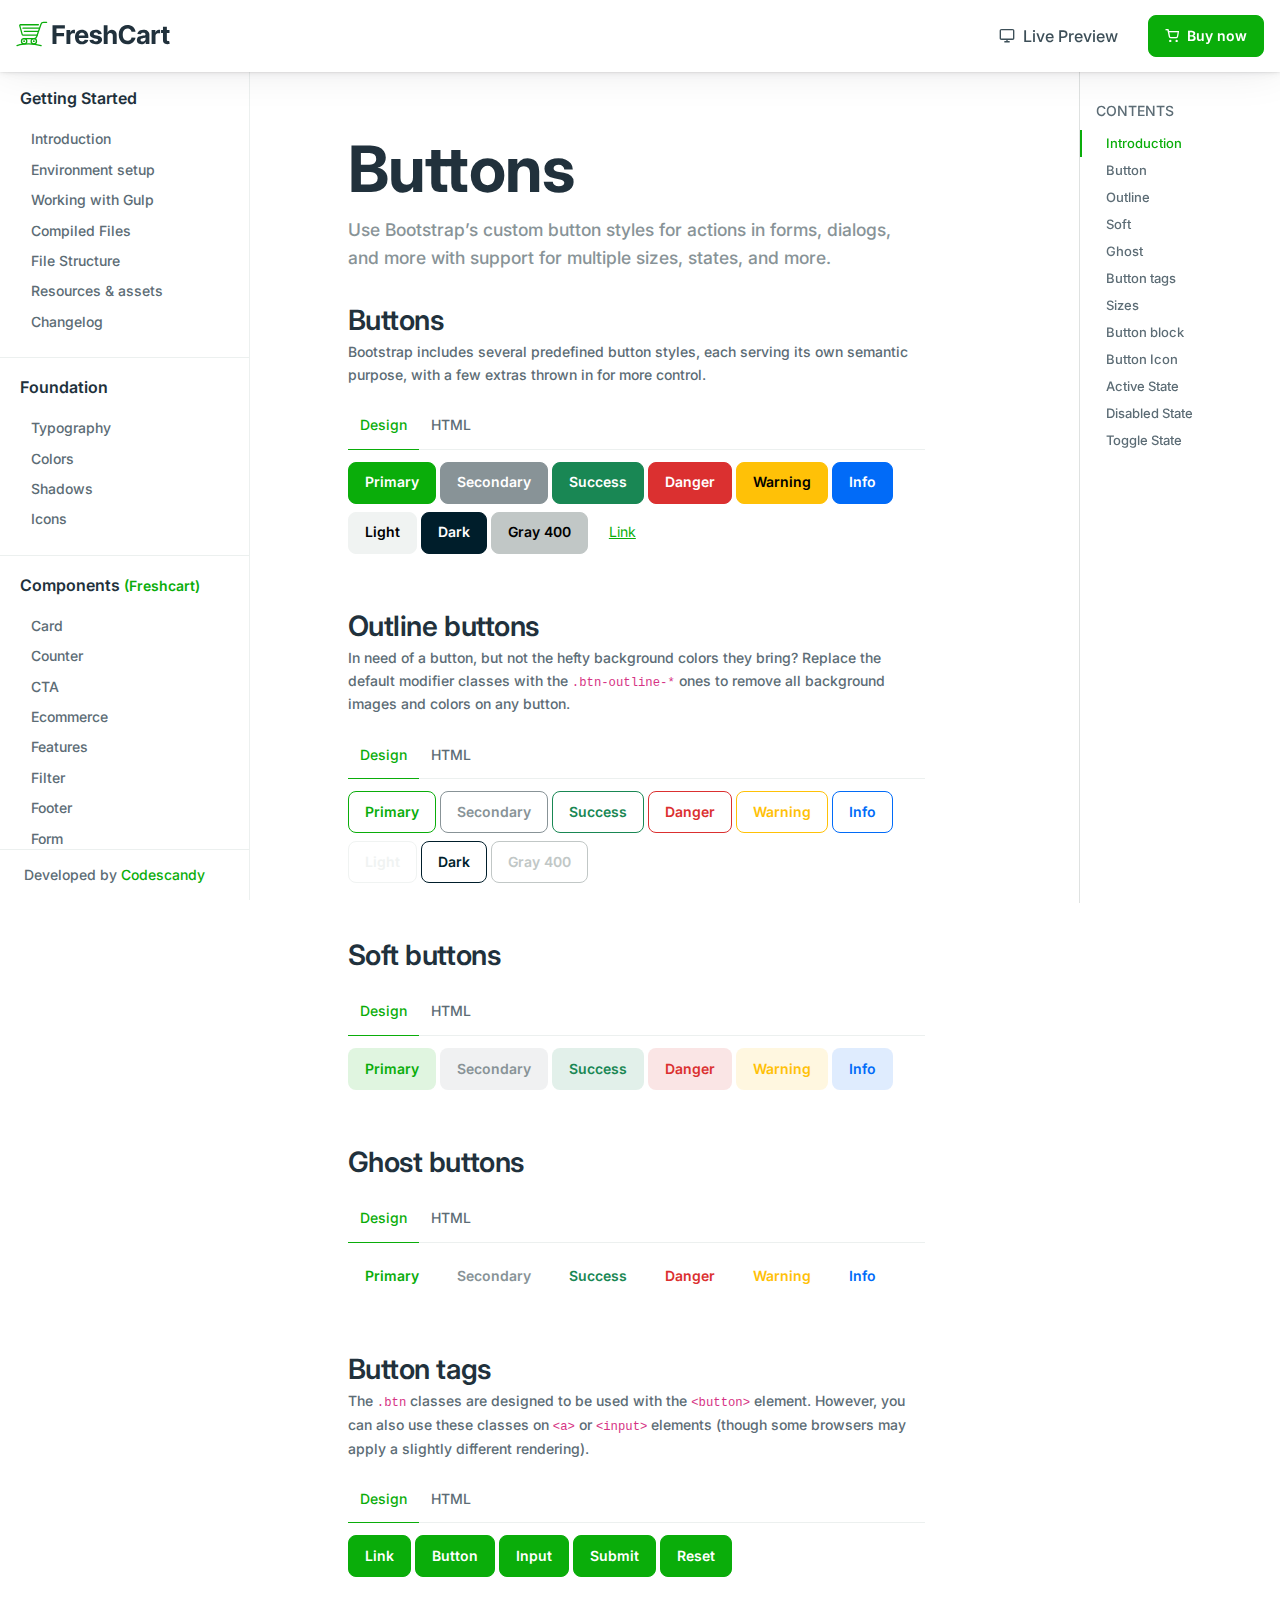
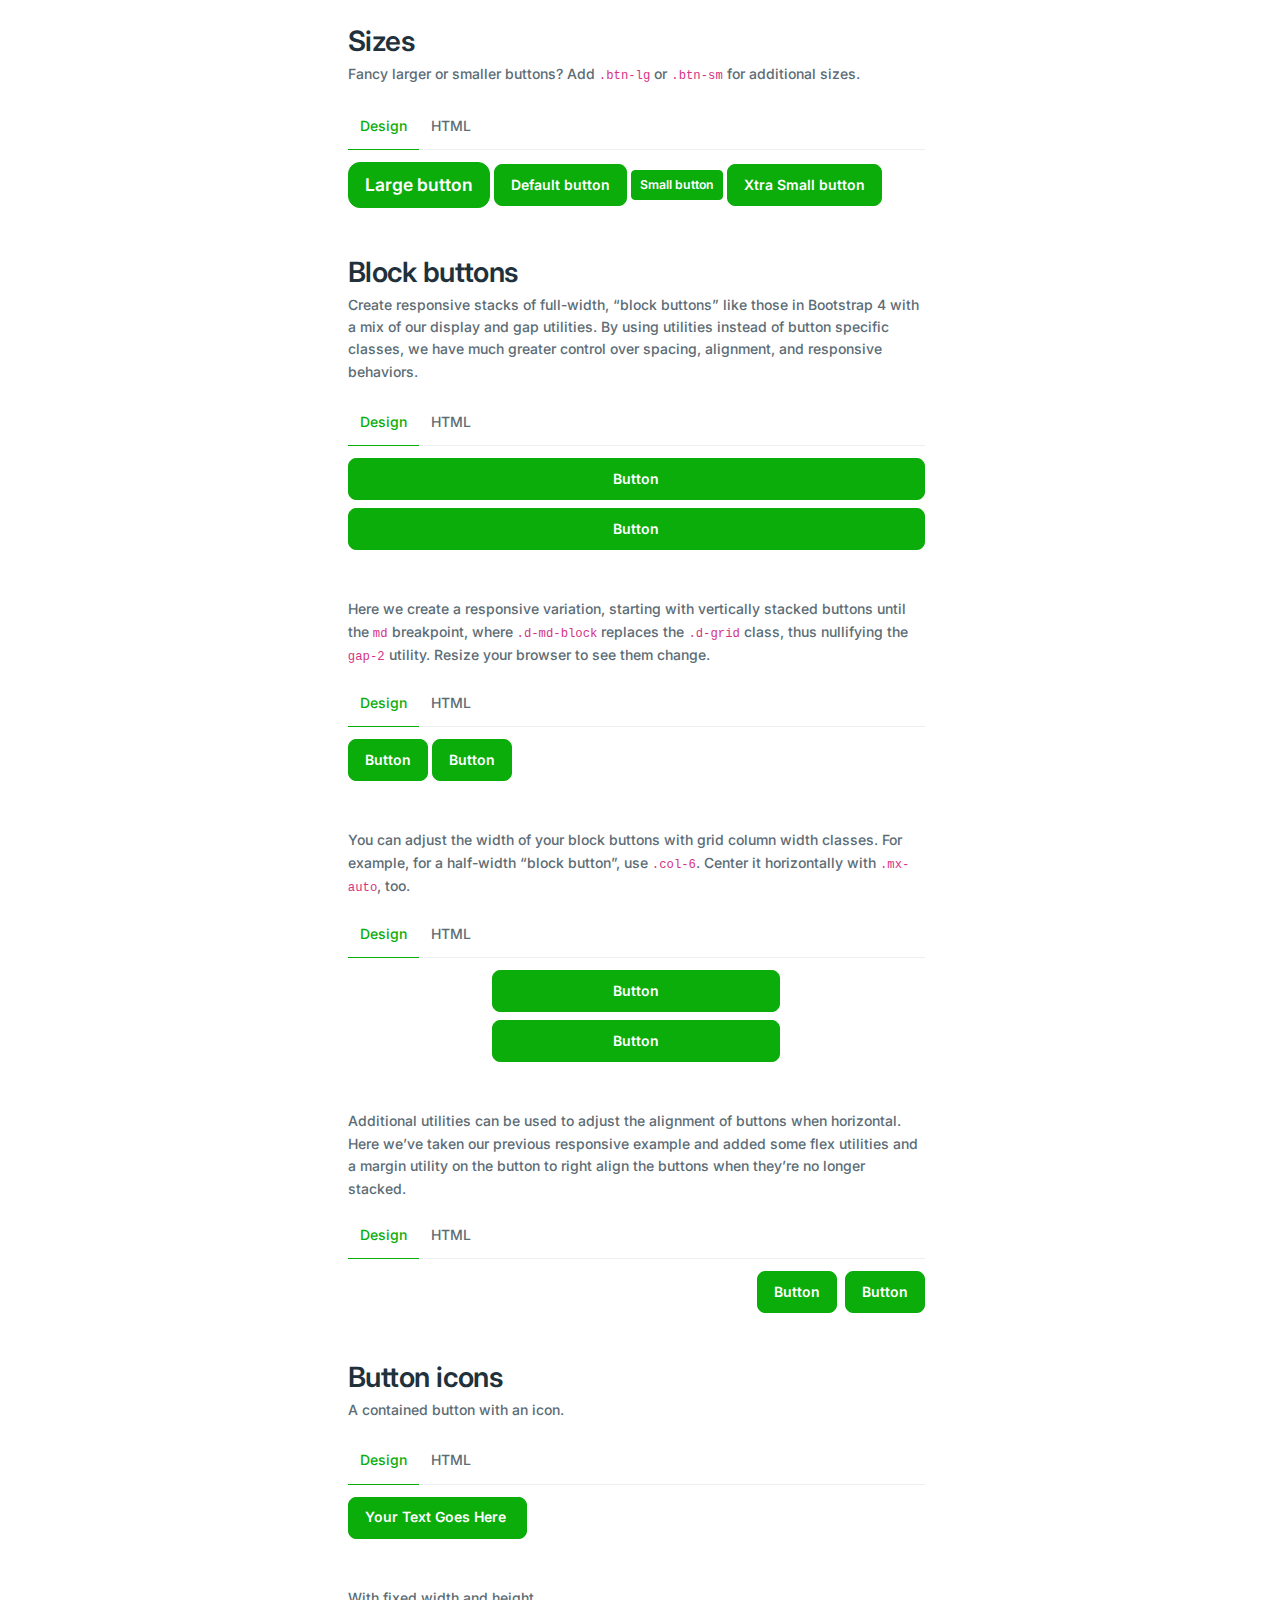
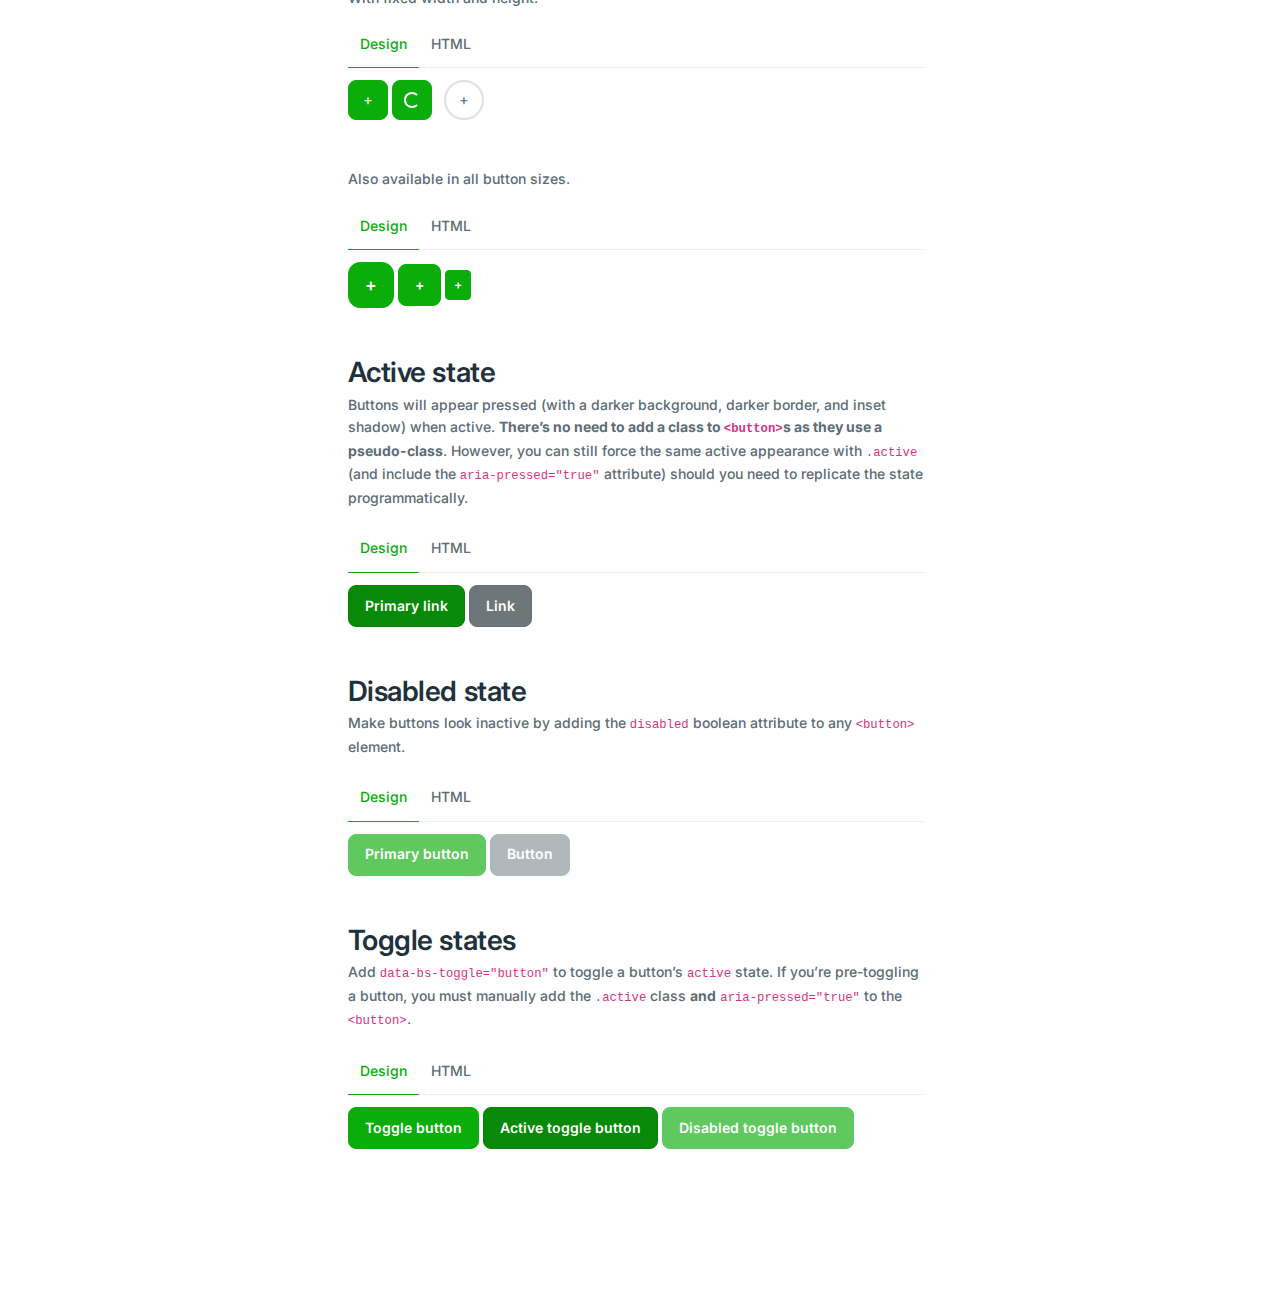
<file: docs/buttons.html>
<!DOCTYPE html>
<html lang="en">


<!-- Mirrored from freshcart.codescandy.com/docs/buttons.html by HTTrack Website Copier/3.x [XR&CO'2014], Fri, 31 Mar 2023 10:11:24 GMT -->
<head>
  <!-- Required meta tags -->
<meta charset="utf-8">
<meta name="viewport" content="width=device-width, initial-scale=1, shrink-to-fit=no">
<meta name="description" content="">
<meta content="Codescandy" name="author">

<!-- Google tag (gtag.js) -->
<script async src="https://www.googletagmanager.com/gtag/js?id=G-M8S4MT3EYG"></script>
<script>
  window.dataLayer = window.dataLayer || [];
  function gtag(){dataLayer.push(arguments);}
  gtag('js', new Date());

  gtag('config', 'G-M8S4MT3EYG');
</script>

<!-- Favicon icon-->
<link rel="shortcut icon" type="image/x-icon" href="../assets/images/favicon/favicon.ico">


<!-- Libs CSS -->
<link href="../assets/libs/bootstrap-icons/font/bootstrap-icons.css" rel="stylesheet">
<link href="../assets/libs/feather-webfont/dist/feather-icons.css" rel="stylesheet">
<link href="../assets/libs/simplebar/dist/simplebar.min.css" rel="stylesheet">


<!-- Theme CSS -->
<link rel="stylesheet" href="../assets/css/theme.min.css">


  <link href="../assets/libs/prismjs/themes/prism-okaidia.min.css" rel="stylesheet">
  <title>Buttons | FreshCart - eCommerce HTML Template</title>

</head>

<body class="bg-white">

  <!-- Main wrapper -->
 <main class="docs-main-wrapper">
    <!-- Docs header -->
<div class="docs-header">
    <nav class="navbar navbar-expand-lg navbar-light bg-white fixed-top ms-0 py-2">
       <a class="navbar-brand me-0" href="../index.html"><img src="../assets/images/logo/freshcart-logo.svg" alt=""> </a>
       <ul class="navbar-nav ms-auto flex-row align-items-center">
         <li class="nav-item d-none d-md-block">
            <a class="nav-link me-4 border-bottom-0" href="../index.html"><i class="feather-icon icon-monitor me-2"></i>Live Preview</a>
         </li>
          <li class="nav-item docs-header-btn">
             <a class="btn btn-primary me-2 me-lg-0" href="https://bit.ly/freshcart"><i class="feather-icon icon-shopping-cart me-2"></i>Buy now</a>
          </li>
          <li class="nav-item d-md-none">
             <button class="navbar-toggler" type="button" data-bs-toggle="collapse" data-bs-target="#navbarNav"  aria-expanded="false" aria-label="Toggle navigation">
               <svg xmlns="http://www.w3.org/2000/svg" width="32" height="32" fill="currentColor" class="bi bi-list text-primary" viewBox="0 0 16 16">
                  <path fill-rule="evenodd" d="M2.5 12a.5.5 0 0 1 .5-.5h10a.5.5 0 0 1 0 1H3a.5.5 0 0 1-.5-.5zm0-4a.5.5 0 0 1 .5-.5h10a.5.5 0 0 1 0 1H3a.5.5 0 0 1-.5-.5zm0-4a.5.5 0 0 1 .5-.5h10a.5.5 0 0 1 0 1H3a.5.5 0 0 1-.5-.5z"/>
                </svg>
             </button>
          </li>
       </ul>
    </nav>
 </div>

    <!-- Left sidebar -->
    <!-- Nav Sidebar -->
<div class="docs-nav-sidebar">
  <div class="py-8"></div>
  <div class=" docs-nav " data-simplebar>
    <nav class="navbar navbar-expand-md">
      <div class="collapse navbar-collapse " id="navbarNav">
        <ul class="navbar-nav flex-column" id="sidebarnav">
          <li class="navbar-header">
            <h5 class="heading">Getting Started</h5>
          </li>
          <li class="nav-item"><a href="index.html" class="nav-link">Introduction</a></li>
          <li class="nav-item"><a href="environment-setup.html" class="nav-link">Environment setup</a></li>
          <li class="nav-item"><a href="working-with-gulp.html" class="nav-link">Working with Gulp</a>
          </li>
          <li class="nav-item"><a href="compiled-files.html" class="nav-link">Compiled Files</a>
          </li>
          <li class="nav-item"><a href="file-structure.html" class="nav-link">File Structure</a></li>
          <li class="nav-item"><a href="resources-assets.html" class="nav-link">Resources & assets</a></li>
          <li class="nav-item"><a href="changelog.html" class="nav-link">Changelog</a></li>


          <li>
            <div class="navbar-border"></div>
          </li>
          <li class="navbar-header mt-0">
            <h5 class="heading">Foundation</h5>
          </li>
          <li class="nav-item"><a href="typography.html" class="nav-link">Typography</a></li>
          <li class="nav-item"><a href="colors.html" class="nav-link">Colors</a></li>
          <li class="nav-item"><a href="shadows.html" class="nav-link">Shadows</a></li>
          <li class="nav-item"><a href="icons.html" class="nav-link">Icons</a></li>

          <li>
            <div class="navbar-border"></div>
          </li>
          <li class="navbar-header mt-0">
            <h5 class="heading">Components <small class="text-primary">(Freshcart)</small></h5>
          </li>
          <li class="nav-item"><a href="components/card.html" class="nav-link">Card</a></li>
          <li class="nav-item"><a href="components/counter.html" class="nav-link">Counter</a></li>
          <li class="nav-item"><a href="components/cta.html" class="nav-link">CTA</a></li>
          <li class="nav-item"><a href="components/ecommerce.html" class="nav-link">Ecommerce</a></li>
          <li class="nav-item"><a href="components/features.html" class="nav-link">Features</a></li>
          <li class="nav-item"><a href="components/filter.html" class="nav-link">Filter</a></li>
   
          <li class="nav-item"><a href="components/footer.html" class="nav-link">Footer</a></li>
          <li class="nav-item"><a href="components/form.html" class="nav-link">Form</a></li>
          <li class="nav-item"><a href="components/list.html" class="nav-link">List</a></li>
          <li class="nav-item"><a href="components/navbar.html" class="nav-link">Navbar</a></li>
         
          <li class="nav-item"><a href="components/review.html" class="nav-link">Review</a></li>
        <li class="nav-item"><a href="components/sidebar.html" class="nav-link">Sidebar</a></li>
          <li class="nav-item"><a href="components/slider.html" class="nav-link">Slider</a></li>
          <li class="nav-item"><a href="components/table.html" class="nav-link">Table</a></li>

          <li>
            <div class="navbar-border"></div>
          </li>
          <li class="navbar-header mt-0">
            <h5 class="heading">Components</h5>
          </li>
          <li class="nav-item">
            <a href="accordions.html" class="nav-link">
              Accordions
            </a>
          </li>
          <li class="nav-item">
            <a href="alerts.html" class="nav-link">
              Alerts
            </a>
          </li>
      
          <li class="nav-item">
            <a href="badge.html" class="nav-link">
              Badge
            </a>
          </li>

          <li class="nav-item">
            <a href="breadcrumb.html" class="nav-link">
              Breadcrumb
            </a>
          </li>
          <li class="nav-item">
            <a href="buttons.html" class="nav-link">
              Buttons
            </a>
          </li>
          <li class="nav-item">
            <a href="button-group.html" class="nav-link">
              Button group
            </a>
          </li>
          <li class="nav-item">
            <a href="card.html" class="nav-link">
              Card
            </a>
          </li>
          <li class="nav-item">
            <a href="carousel.html" class="nav-link">
              Carousel
            </a>
          </li>
          <li class="nav-item">
            <a href="close-button.html" class="nav-link">
              Close Button
            </a>
          </li>
          <li class="nav-item">
            <a href="collapse.html" class="nav-link">
              Collapse
            </a>
          </li>
          <li class="nav-item">
            <a href="dropdowns.html" class="nav-link">
              Dropdowns
            </a>
          </li>
          
          <li class="nav-item">
            <a href="list-group.html" class="nav-link">
              List group
            </a>
          </li>

          <li class="nav-item">
            <a href="modal.html" class="nav-link">
              Modal
            </a>
          </li>
          <li class="nav-item">
            <a href="navs-tabs.html" class="nav-link">
              Navs and tabs
            </a>
          </li>
          <li class="nav-item">
            <a href="navbar.html" class="nav-link">
              Navbar
            </a>
          </li>
          <li class="nav-item">
            <a href="offcanvas.html" class="nav-link">
              Offcanvas
            </a>
          </li>
          <li class="nav-item">
            <a href="pagination.html" class="nav-link">
              Pagination
            </a>
          </li>
          <li class="nav-item">
            <a href="placeholders.html" class="nav-link">
              Placeholders
            </a>
          </li>
          <li class="nav-item">
            <a href="popovers.html" class="nav-link">
              Popovers
            </a>
          </li>
          <li class="nav-item">
            <a href="progress.html" class="nav-link">
              Progress
            </a>
          </li>
          <li class="nav-item">
            <a href="scrollspy.html" class="nav-link">
              Scrollspy
            </a>
          </li>
          <li class="nav-item">
            <a href="spinners.html" class="nav-link">
              Spinners
            </a>
          </li>
          <li class="nav-item">
            <a href="tables.html" class="nav-link">
              Tables
            </a>
          </li>
          <li class="nav-item">
            <a href="toasts.html" class="nav-link">
              Toasts
            </a>
          </li>
          <li class="nav-item">
            <a href="tooltips.html" class="nav-link">
              Tooltips
            </a>
          </li>
          <li>
            <div class="navbar-border"></div>
          </li>
          <li class="navbar-header mt-0">
            <h5 class="heading">Forms</h5>
          </li>
          <li class="nav-item">
            <a href="forms.html" class="nav-link">
              Basic Forms
            </a>
          </li>
         
          <li class="nav-item">
            <a href="input-group.html" class="nav-link">
              Input Group
            </a>
          </li>
        
         
          <li>
            <div class="navbar-border"></div>
          </li>
          
          <li class="navbar-header mt-0">
            <h5 class="heading">Utilities</h5>
          </li>
          <li class="nav-item"><a href="background.html" class="nav-link">Background</a></li>
          <li class="nav-item"><a href="borders.html" class="nav-link"> Borders </a></li>
          <li class="nav-item"><a href="colored-links.html" class="nav-link"> Colored Links </a></li>
          <li class="nav-item"><a href="opacity.html" class="nav-link"> Opacity </a></li>
          <li class="nav-item"><a href="ratio.html" class="nav-link"> Ratio </a></li>
          <li class="nav-item"><a href="stacks.html" class="nav-link"> Stacks </a></li>
          <li class="nav-item"><a href="text-color.html" class="nav-link">Colors</a></li>
          <li class="nav-item"><a href="text.html" class="nav-link"> Text </a></li>
          <li class="nav-item"><a href="text-truncation.html" class="nav-link"> Text truncation </a></li>
          <li class="nav-item"><a href="vertical-rule.html" class="nav-link"> Vertical rule </a></li>
        </ul>
      </div>
    </nav>
  </div>
  <div class="nav-footer">
    <p class="mb-0"> Developed by <a href="https://codescandy.com/" target="_blank">Codescandy</a></p>
  </div>
</div>
    <!-- Wrapper  -->
    <div class="docs-wrapper">
      <div class="container-fluid">
        <div class="row">
          <div class="offset-xxl-2 col-xxl-6 offset-xl-1 col-xl-7 col-md-12 col-sm-12 col-12 ">

            <!-- Content -->
            <div class="docs-content mx-xxl-9">
              <div class="row">
                <div class="col-xl-12 col-lg-12 col-md-12 col-sm-12 col-12">
                  <div class="mb-8" id="intro">
                    <h1 class="mb-2 fw-bold display-3">Buttons</h1>
                    <p class="mb-0 lead text-muted">Use Bootstrap’s custom button styles for actions in forms, dialogs, and more with support for multiple sizes, states, and more.</p>
                  </div>
                </div>
              </div>
              <!-- simple-button -->
              <div class="row">
                <div class="col-xl-12 col-lg-12 col-md-12 col-sm-12 col-12">
                  <div id="button" class="mb-4">
                    <h2 class="fw-semi-bold mb-1">Buttons</h2>
                    <p>Bootstrap includes several predefined button styles, each serving its own semantic purpose, with a few extras thrown in for more control.</p>
                  </div>
                  <!-- Card -->
                  <div class="mb-10">
                    <ul class="nav nav-line-bottom mb-3 " id="pills-tab-button" role="tablist">
                      <li class="nav-item">
                        <a class="nav-link active" id="pills-simple-button-design-tab" data-bs-toggle="pill"
                          href="#pills-simple-button-design" role="tab" aria-controls="pills-simple-button-design"
                          aria-selected="true">Design</a>
                      </li>
                      <li class="nav-item">
                        <a class="nav-link" id="pills-simple-button-html-tab" data-bs-toggle="pill"
                          href="#pills-simple-button-html" role="tab" aria-controls="pills-simple-button-html"
                          aria-selected="false">HTML</a>
                      </li>
                    </ul>
                    <!-- Tab content -->
                    <div class="tab-content" id="pills-tabContent-button">
                      <div class="tab-pane tab-example-design fade show active" id="pills-simple-button-design"
                        role="tabpanel" aria-labelledby="pills-simple-button-design-tab">
                        <!-- Primary Button -->
                        <button type="button" class="btn btn-primary mb-2">Primary</button>

                        <!-- Secondary Button -->
                        <button type="button" class="btn btn-secondary mb-2">Secondary</button>

                        <!-- Success Button -->
                        <button type="button" class="btn btn-success mb-2">Success</button>

                        <!-- Danger Button -->
                        <button type="button" class="btn btn-danger mb-2">Danger</button>

                        <!-- Warning Button -->
                        <button type="button" class="btn btn-warning mb-2">Warning</button>

                        <!-- Info Button -->
                        <button type="button" class="btn btn-info mb-2">Info</button>

                        <!-- Light Button -->
                        <button type="button" class="btn btn-light mb-2">Light</button>

                        <!-- Dark Button -->
                        <button type="button" class="btn btn-dark mb-2">Dark</button>

                          <!-- gray-400 Button -->
                          <button type="button" class="btn btn-gray-400 mb-2">Gray 400</button>

                        <!-- Link Button -->
                        <button type="button" class="btn btn-link mb-2">Link</button>

                      </div>
                      <div class="tab-pane tab-example-html fade " id="pills-simple-button-html" role="tabpanel"
                        aria-labelledby="pills-simple-button-html-tab">
                        <pre><code class="language-markup" data-copy-state="copy">  <span class="token comment">&lt;!-- Primary Button --&gt;</span>
  <span class="token tag"><span class="token tag"><span class="token punctuation">&lt;</span>button</span> <span class="token attr-name">type</span><span class="token attr-value"><span class="token punctuation attr-equals">=</span><span class="token punctuation">"</span>button<span class="token punctuation">"</span></span> <span class="token attr-name">class</span><span class="token attr-value"><span class="token punctuation attr-equals">=</span><span class="token punctuation">"</span>btn btn-primary mb-2<span class="token punctuation">"</span></span><span class="token punctuation">&gt;</span></span>Primary<span class="token tag"><span class="token tag"><span class="token punctuation">&lt;/</span>button</span><span class="token punctuation">&gt;</span></span>

  <span class="token comment">&lt;!-- Secondary Button --&gt;</span>
  <span class="token tag"><span class="token tag"><span class="token punctuation">&lt;</span>button</span> <span class="token attr-name">type</span><span class="token attr-value"><span class="token punctuation attr-equals">=</span><span class="token punctuation">"</span>button<span class="token punctuation">"</span></span> <span class="token attr-name">class</span><span class="token attr-value"><span class="token punctuation attr-equals">=</span><span class="token punctuation">"</span>btn btn-secondary mb-2<span class="token punctuation">"</span></span><span class="token punctuation">&gt;</span></span>Secondary<span class="token tag"><span class="token tag"><span class="token punctuation">&lt;/</span>button</span><span class="token punctuation">&gt;</span></span>

  <span class="token comment">&lt;!-- Success Button --&gt;</span>
  <span class="token tag"><span class="token tag"><span class="token punctuation">&lt;</span>button</span> <span class="token attr-name">type</span><span class="token attr-value"><span class="token punctuation attr-equals">=</span><span class="token punctuation">"</span>button<span class="token punctuation">"</span></span> <span class="token attr-name">class</span><span class="token attr-value"><span class="token punctuation attr-equals">=</span><span class="token punctuation">"</span>btn btn-success mb-2<span class="token punctuation">"</span></span><span class="token punctuation">&gt;</span></span>Success<span class="token tag"><span class="token tag"><span class="token punctuation">&lt;/</span>button</span><span class="token punctuation">&gt;</span></span>

  <span class="token comment">&lt;!-- Danger Button --&gt;</span>
  <span class="token tag"><span class="token tag"><span class="token punctuation">&lt;</span>button</span> <span class="token attr-name">type</span><span class="token attr-value"><span class="token punctuation attr-equals">=</span><span class="token punctuation">"</span>button<span class="token punctuation">"</span></span> <span class="token attr-name">class</span><span class="token attr-value"><span class="token punctuation attr-equals">=</span><span class="token punctuation">"</span>btn btn-danger mb-2<span class="token punctuation">"</span></span><span class="token punctuation">&gt;</span></span>Danger<span class="token tag"><span class="token tag"><span class="token punctuation">&lt;/</span>button</span><span class="token punctuation">&gt;</span></span>

  <span class="token comment">&lt;!-- Warning Button --&gt;</span>
  <span class="token tag"><span class="token tag"><span class="token punctuation">&lt;</span>button</span> <span class="token attr-name">type</span><span class="token attr-value"><span class="token punctuation attr-equals">=</span><span class="token punctuation">"</span>button<span class="token punctuation">"</span></span> <span class="token attr-name">class</span><span class="token attr-value"><span class="token punctuation attr-equals">=</span><span class="token punctuation">"</span>btn btn-warning mb-2<span class="token punctuation">"</span></span><span class="token punctuation">&gt;</span></span>Warning<span class="token tag"><span class="token tag"><span class="token punctuation">&lt;/</span>button</span><span class="token punctuation">&gt;</span></span>

  <span class="token comment">&lt;!-- Info Button --&gt;</span>
  <span class="token tag"><span class="token tag"><span class="token punctuation">&lt;</span>button</span> <span class="token attr-name">type</span><span class="token attr-value"><span class="token punctuation attr-equals">=</span><span class="token punctuation">"</span>button<span class="token punctuation">"</span></span> <span class="token attr-name">class</span><span class="token attr-value"><span class="token punctuation attr-equals">=</span><span class="token punctuation">"</span>btn btn-info mb-2<span class="token punctuation">"</span></span><span class="token punctuation">&gt;</span></span>Info<span class="token tag"><span class="token tag"><span class="token punctuation">&lt;/</span>button</span><span class="token punctuation">&gt;</span></span>

  <span class="token comment">&lt;!-- Light Button --&gt;</span>
  <span class="token tag"><span class="token tag"><span class="token punctuation">&lt;</span>button</span> <span class="token attr-name">type</span><span class="token attr-value"><span class="token punctuation attr-equals">=</span><span class="token punctuation">"</span>button<span class="token punctuation">"</span></span> <span class="token attr-name">class</span><span class="token attr-value"><span class="token punctuation attr-equals">=</span><span class="token punctuation">"</span>btn btn-light mb-2<span class="token punctuation">"</span></span><span class="token punctuation">&gt;</span></span>Light<span class="token tag"><span class="token tag"><span class="token punctuation">&lt;/</span>button</span><span class="token punctuation">&gt;</span></span>

  <span class="token comment">&lt;!-- Dark Button --&gt;</span>
  <span class="token tag"><span class="token tag"><span class="token punctuation">&lt;</span>button</span> <span class="token attr-name">type</span><span class="token attr-value"><span class="token punctuation attr-equals">=</span><span class="token punctuation">"</span>button<span class="token punctuation">"</span></span> <span class="token attr-name">class</span><span class="token attr-value"><span class="token punctuation attr-equals">=</span><span class="token punctuation">"</span>btn btn-dark mb-2<span class="token punctuation">"</span></span><span class="token punctuation">&gt;</span></span>Dark<span class="token tag"><span class="token tag"><span class="token punctuation">&lt;/</span>button</span><span class="token punctuation">&gt;</span></span>

<span class="token comment">&lt;!-- gray-400 Button --&gt;</span>
    <span class="token tag"><span class="token tag"><span class="token punctuation">&lt;</span>button</span> <span class="token attr-name">type</span><span class="token attr-value"><span class="token punctuation attr-equals">=</span><span class="token punctuation">"</span>button<span class="token punctuation">"</span></span> <span class="token attr-name">class</span><span class="token attr-value"><span class="token punctuation attr-equals">=</span><span class="token punctuation">"</span>btn btn-gray-400 mb-2<span class="token punctuation">"</span></span><span class="token punctuation">&gt;</span></span>Gray 400<span class="token tag"><span class="token tag"><span class="token punctuation">&lt;/</span>button</span><span class="token punctuation">&gt;</span></span>

  <span class="token comment">&lt;!-- Link Button --&gt;</span>
  <span class="token tag"><span class="token tag"><span class="token punctuation">&lt;</span>button</span> <span class="token attr-name">type</span><span class="token attr-value"><span class="token punctuation attr-equals">=</span><span class="token punctuation">"</span>button<span class="token punctuation">"</span></span> <span class="token attr-name">class</span><span class="token attr-value"><span class="token punctuation attr-equals">=</span><span class="token punctuation">"</span>btn btn-link mb-2<span class="token punctuation">"</span></span><span class="token punctuation">&gt;</span></span>Link<span class="token tag"><span class="token tag"><span class="token punctuation">&lt;/</span>button</span><span class="token punctuation">&gt;</span></span></code></pre>
                      </div>
                    </div>
                  </div>

                </div>
              </div>

                     <!-- Outline buttons -->

                 
                     <div class="row">
                       <div class="col-xl-12 col-lg-12 col-md-12 col-sm-12 col-12">
                         <div id="outline-button" class="mb-4">
                           <h2 class="fw-semi-bold mb-1">Outline buttons</h2>
                           <p>In need of a button, but not the hefty background colors they bring? Replace
                             the default modifier classes with the <code class="highlighter-rouge">.btn-outline-*</code> ones
                             to remove all
                             background images and colors
                             on any button.</p>
                         </div>
                         <!-- Card -->
                         <div class="mb-10">
                           <ul class="nav nav-line-bottom mb-3 " id="pills-tab-outline-button" role="tablist">
                             <li class="nav-item">
                               <a class="nav-link active" id="pills-outline-button-design-tab" data-bs-toggle="pill"
                                 href="#pills-outline-button-design" role="tab" aria-controls="pills-outline-button-design"
                                 aria-selected="true">Design</a>
                             </li>
                             <li class="nav-item">
                               <a class="nav-link" id="pills-outline-button-html-tab" data-bs-toggle="pill"
                                 href="#pills-outline-button-html" role="tab" aria-controls="pills-outline-button-html"
                                 aria-selected="false">HTML</a>
                             </li>
                           </ul>
                           <!-- Tab content -->
                           <div class="tab-content" id="pills-tabContent-outline-button">
                             <div class="tab-pane tab-example-design fade show active" id="pills-outline-button-design"
                               role="tabpanel" aria-labelledby="pills-outline-button-design-tab">
                               <!-- Primary Outline Button -->
                               <button type="button" class="btn btn-outline-primary mb-2">Primary</button>

                               <!-- Secondary Outline Button -->
                               <button type="button" class="btn btn-outline-secondary mb-2">Secondary</button>

                               <!-- Success Outline Button -->
                               <button type="button" class="btn btn-outline-success mb-2">Success</button>

                               <!-- Danger Outline Button -->
                               <button type="button" class="btn btn-outline-danger mb-2">Danger</button>

                               <!-- Warning Outline Button -->
                               <button type="button" class="btn btn-outline-warning mb-2">Warning</button>

                               <!-- Info Outline Button -->
                               <button type="button" class="btn btn-outline-info mb-2">Info</button>

                               <!-- Light Outline Button -->
                               <button type="button" class="btn btn-outline-light mb-2">Light</button>

                               <!-- Dark Outline Button -->
                               <button type="button" class="btn btn-outline-dark mb-2">Dark</button>

                               <!-- Gray 400 Outline Button -->
                               <button type="button" class="btn btn-outline-gray-400 mb-2">Gray 400</button>


                             </div>
                             <div class="tab-pane tab-example-html fade " id="pills-outline-button-html" role="tabpanel"
                               aria-labelledby="pills-outline-button-html-tab">
                               <pre><code class="language-markup" data-copy-state="copy"> <span class="token comment">&lt;!-- Primary Outline Button --&gt;</span>
        <span class="token tag"><span class="token tag"><span class="token punctuation">&lt;</span>button</span> <span class="token attr-name">type</span><span class="token attr-value"><span class="token punctuation attr-equals">=</span><span class="token punctuation">"</span>button<span class="token punctuation">"</span></span> <span class="token attr-name">class</span><span class="token attr-value"><span class="token punctuation attr-equals">=</span><span class="token punctuation">"</span>btn btn-outline-primary mb-2<span class="token punctuation">"</span></span><span class="token punctuation">&gt;</span></span>Primary<span class="token tag"><span class="token tag"><span class="token punctuation">&lt;/</span>button</span><span class="token punctuation">&gt;</span></span>

        <span class="token comment">&lt;!-- Secondary Outline Button --&gt;</span>
        <span class="token tag"><span class="token tag"><span class="token punctuation">&lt;</span>button</span> <span class="token attr-name">type</span><span class="token attr-value"><span class="token punctuation attr-equals">=</span><span class="token punctuation">"</span>button<span class="token punctuation">"</span></span> <span class="token attr-name">class</span><span class="token attr-value"><span class="token punctuation attr-equals">=</span><span class="token punctuation">"</span>btn btn-outline-secondary mb-2<span class="token punctuation">"</span></span><span class="token punctuation">&gt;</span></span>Secondary<span class="token tag"><span class="token tag"><span class="token punctuation">&lt;/</span>button</span><span class="token punctuation">&gt;</span></span>

        <span class="token comment">&lt;!-- Success Outline Button --&gt;</span>
        <span class="token tag"><span class="token tag"><span class="token punctuation">&lt;</span>button</span> <span class="token attr-name">type</span><span class="token attr-value"><span class="token punctuation attr-equals">=</span><span class="token punctuation">"</span>button<span class="token punctuation">"</span></span> <span class="token attr-name">class</span><span class="token attr-value"><span class="token punctuation attr-equals">=</span><span class="token punctuation">"</span>btn btn-outline-success mb-2<span class="token punctuation">"</span></span><span class="token punctuation">&gt;</span></span>Success<span class="token tag"><span class="token tag"><span class="token punctuation">&lt;/</span>button</span><span class="token punctuation">&gt;</span></span>

        <span class="token comment">&lt;!-- Danger Outline Button --&gt;</span>
        <span class="token tag"><span class="token tag"><span class="token punctuation">&lt;</span>button</span> <span class="token attr-name">type</span><span class="token attr-value"><span class="token punctuation attr-equals">=</span><span class="token punctuation">"</span>button<span class="token punctuation">"</span></span> <span class="token attr-name">class</span><span class="token attr-value"><span class="token punctuation attr-equals">=</span><span class="token punctuation">"</span>btn btn-outline-danger mb-2<span class="token punctuation">"</span></span><span class="token punctuation">&gt;</span></span>Danger<span class="token tag"><span class="token tag"><span class="token punctuation">&lt;/</span>button</span><span class="token punctuation">&gt;</span></span>

        <span class="token comment">&lt;!-- Warning Outline Button --&gt;</span>
        <span class="token tag"><span class="token tag"><span class="token punctuation">&lt;</span>button</span> <span class="token attr-name">type</span><span class="token attr-value"><span class="token punctuation attr-equals">=</span><span class="token punctuation">"</span>button<span class="token punctuation">"</span></span> <span class="token attr-name">class</span><span class="token attr-value"><span class="token punctuation attr-equals">=</span><span class="token punctuation">"</span>btn btn-outline-warning mb-2<span class="token punctuation">"</span></span><span class="token punctuation">&gt;</span></span>Warning<span class="token tag"><span class="token tag"><span class="token punctuation">&lt;/</span>button</span><span class="token punctuation">&gt;</span></span>

        <span class="token comment">&lt;!-- Info Outline Button --&gt;</span>
        <span class="token tag"><span class="token tag"><span class="token punctuation">&lt;</span>button</span> <span class="token attr-name">type</span><span class="token attr-value"><span class="token punctuation attr-equals">=</span><span class="token punctuation">"</span>button<span class="token punctuation">"</span></span> <span class="token attr-name">class</span><span class="token attr-value"><span class="token punctuation attr-equals">=</span><span class="token punctuation">"</span>btn btn-outline-info mb-2<span class="token punctuation">"</span></span><span class="token punctuation">&gt;</span></span>Info<span class="token tag"><span class="token tag"><span class="token punctuation">&lt;/</span>button</span><span class="token punctuation">&gt;</span></span>

        <span class="token comment">&lt;!-- Light Outline Button --&gt;</span>
        <span class="token tag"><span class="token tag"><span class="token punctuation">&lt;</span>button</span> <span class="token attr-name">type</span><span class="token attr-value"><span class="token punctuation attr-equals">=</span><span class="token punctuation">"</span>button<span class="token punctuation">"</span></span> <span class="token attr-name">class</span><span class="token attr-value"><span class="token punctuation attr-equals">=</span><span class="token punctuation">"</span>btn btn-outline-light mb-2<span class="token punctuation">"</span></span><span class="token punctuation">&gt;</span></span>Light<span class="token tag"><span class="token tag"><span class="token punctuation">&lt;/</span>button</span><span class="token punctuation">&gt;</span></span>

        <span class="token comment">&lt;!-- Dark Outline Button --&gt;</span>
        <span class="token tag"><span class="token tag"><span class="token punctuation">&lt;</span>button</span> <span class="token attr-name">type</span><span class="token attr-value"><span class="token punctuation attr-equals">=</span><span class="token punctuation">"</span>button<span class="token punctuation">"</span></span> <span class="token attr-name">class</span><span class="token attr-value"><span class="token punctuation attr-equals">=</span><span class="token punctuation">"</span>btn btn-outline-dark mb-2<span class="token punctuation">"</span></span><span class="token punctuation">&gt;</span></span>Dark<span class="token tag"><span class="token tag"><span class="token punctuation">&lt;/</span>button</span><span class="token punctuation">&gt;</span></span>
      
        <span class="token comment">&lt;!-- Gray 400 Outline Button --&gt;</span>
          <span class="token tag"><span class="token tag"><span class="token punctuation">&lt;</span>button</span> <span class="token attr-name">type</span><span class="token attr-value"><span class="token punctuation attr-equals">=</span><span class="token punctuation">"</span>button<span class="token punctuation">"</span></span> <span class="token attr-name">class</span><span class="token attr-value"><span class="token punctuation attr-equals">=</span><span class="token punctuation">"</span>btn btn-outline-gray-400 mb-2<span class="token punctuation">"</span></span><span class="token punctuation">&gt;</span></span>Gray 400<span class="token tag"><span class="token tag"><span class="token punctuation">&lt;/</span>button</span><span class="token punctuation">&gt;</span></span>
      
      </code></pre>

      
      </div>
                           </div>
                         </div>
                       </div>
                     </div>
                           <!-- Soft buttons -->
                           <div class="row">
                            <div class="col-xl-12 col-lg-12 col-md-12 col-sm-12 col-12">
                              <div id="soft-button" class="mb-4">
                                <h2 class="fw-semi-bold mb-1">Soft buttons</h2>
                              
                              </div>
                              <!-- Card -->
                              <div class="mb-10">
                                <ul class="nav nav-line-bottom mb-3 " id="pills-tab-soft-button" role="tablist">
                                  <li class="nav-item">
                                    <a class="nav-link active" id="pills-soft-button-design-tab" data-bs-toggle="pill"
                                      href="#pills-soft-button-design" role="tab" aria-controls="pills-soft-button-design"
                                      aria-selected="true">Design</a>
                                  </li>
                                  <li class="nav-item">
                                    <a class="nav-link" id="pills-soft-button-html-tab" data-bs-toggle="pill"
                                      href="#pills-soft-button-html" role="tab" aria-controls="pills-soft-button-html"
                                      aria-selected="false">HTML</a>
                                  </li>
                                </ul>
                                <!-- Tab content -->
                                <div class="tab-content" id="pills-tabContent-soft-button">
                                  <div class="tab-pane tab-example-design fade show active" id="pills-soft-button-design"
                                    role="tabpanel" aria-labelledby="pills-soft-button-design-tab">
                                       <!-- Primary Button -->
                        <button type="button" class="btn btn-soft-primary mb-2">Primary</button>

                        <!-- Secondary Button -->
                        <button type="button" class="btn btn-soft-secondary mb-2">Secondary</button>

                        <!-- Success Button -->
                        <button type="button" class="btn btn-soft-success mb-2">Success</button>

                        <!-- Danger Button -->
                        <button type="button" class="btn btn-soft-danger mb-2">Danger</button>

                        <!-- Warning Button -->
                        <button type="button" class="btn btn-soft-warning mb-2">Warning</button>

                        <!-- Info Button -->
                        <button type="button" class="btn btn-soft-info mb-2">Info</button>
    
                                  </div>
                                  <div class="tab-pane tab-example-html fade " id="pills-soft-button-html" role="tabpanel"
                                    aria-labelledby="pills-soft-button-html-tab">
                                    <pre><code class="language-markup"><span class="token comment">&lt;!-- Primary Button --&gt;</span>
                                      <span class="token tag"><span class="token tag"><span class="token punctuation">&lt;</span>button</span> <span class="token attr-name">type</span><span class="token attr-value"><span class="token punctuation attr-equals">=</span><span class="token punctuation">"</span>button<span class="token punctuation">"</span></span> <span class="token attr-name">class</span><span class="token attr-value"><span class="token punctuation attr-equals">=</span><span class="token punctuation">"</span>btn btn-soft-primary mb-2<span class="token punctuation">"</span></span><span class="token punctuation">&gt;</span></span>Primary<span class="token tag"><span class="token tag"><span class="token punctuation">&lt;/</span>button</span><span class="token punctuation">&gt;</span></span>
                                      <span class="token comment">&lt;!-- Secondary Button --&gt;</span>
                                      <span class="token tag"><span class="token tag"><span class="token punctuation">&lt;</span>button</span> <span class="token attr-name">type</span><span class="token attr-value"><span class="token punctuation attr-equals">=</span><span class="token punctuation">"</span>button<span class="token punctuation">"</span></span> <span class="token attr-name">class</span><span class="token attr-value"><span class="token punctuation attr-equals">=</span><span class="token punctuation">"</span>btn btn-soft-secondary mb-2<span class="token punctuation">"</span></span><span class="token punctuation">&gt;</span></span>Secondary<span class="token tag"><span class="token tag"><span class="token punctuation">&lt;/</span>button</span><span class="token punctuation">&gt;</span></span>
                                      <span class="token comment">&lt;!-- Success Button --&gt;</span>
                                      <span class="token tag"><span class="token tag"><span class="token punctuation">&lt;</span>button</span> <span class="token attr-name">type</span><span class="token attr-value"><span class="token punctuation attr-equals">=</span><span class="token punctuation">"</span>button<span class="token punctuation">"</span></span> <span class="token attr-name">class</span><span class="token attr-value"><span class="token punctuation attr-equals">=</span><span class="token punctuation">"</span>btn btn-soft-success mb-2<span class="token punctuation">"</span></span><span class="token punctuation">&gt;</span></span>Success<span class="token tag"><span class="token tag"><span class="token punctuation">&lt;/</span>button</span><span class="token punctuation">&gt;</span></span>
                                      <span class="token comment">&lt;!-- Danger Button --&gt;</span>
                                      <span class="token tag"><span class="token tag"><span class="token punctuation">&lt;</span>button</span> <span class="token attr-name">type</span><span class="token attr-value"><span class="token punctuation attr-equals">=</span><span class="token punctuation">"</span>button<span class="token punctuation">"</span></span> <span class="token attr-name">class</span><span class="token attr-value"><span class="token punctuation attr-equals">=</span><span class="token punctuation">"</span>btn btn-soft-danger mb-2<span class="token punctuation">"</span></span><span class="token punctuation">&gt;</span></span>Danger<span class="token tag"><span class="token tag"><span class="token punctuation">&lt;/</span>button</span><span class="token punctuation">&gt;</span></span>
                                      <span class="token comment">&lt;!-- Warning Button --&gt;</span>
                                      <span class="token tag"><span class="token tag"><span class="token punctuation">&lt;</span>button</span> <span class="token attr-name">type</span><span class="token attr-value"><span class="token punctuation attr-equals">=</span><span class="token punctuation">"</span>button<span class="token punctuation">"</span></span> <span class="token attr-name">class</span><span class="token attr-value"><span class="token punctuation attr-equals">=</span><span class="token punctuation">"</span>btn btn-soft-warning mb-2<span class="token punctuation">"</span></span><span class="token punctuation">&gt;</span></span>Warning<span class="token tag"><span class="token tag"><span class="token punctuation">&lt;/</span>button</span><span class="token punctuation">&gt;</span></span>
                                      <span class="token comment">&lt;!-- Info Button --&gt;</span>
                                      <span class="token tag"><span class="token tag"><span class="token punctuation">&lt;</span>button</span> <span class="token attr-name">type</span><span class="token attr-value"><span class="token punctuation attr-equals">=</span><span class="token punctuation">"</span>button<span class="token punctuation">"</span></span> <span class="token attr-name">class</span><span class="token attr-value"><span class="token punctuation attr-equals">=</span><span class="token punctuation">"</span>btn btn-soft-info mb-2<span class="token punctuation">"</span></span><span class="token punctuation">&gt;</span></span>Info<span class="token tag"><span class="token tag"><span class="token punctuation">&lt;/</span>button</span><span class="token punctuation">&gt;</span></span></code></pre>
    
           </div>
                                </div>
                              </div>
                            </div>
                          </div>
              <!-- Soft-button -->
               <!-- Soft buttons -->
               <div class="row">
                <div class="col-xl-12 col-lg-12 col-md-12 col-sm-12 col-12">
                  <div id="ghost-button" class="mb-4">
                    <h2 class="fw-semi-bold mb-1">Ghost buttons</h2>
                  
                  </div>
                  <!-- Card -->
                  <div class="mb-10">
                    <ul class="nav nav-line-bottom mb-3 " id="pills-tab-ghost-button" role="tablist">
                      <li class="nav-item">
                        <a class="nav-link active" id="pills-ghost-button-design-tab" data-bs-toggle="pill"
                          href="#pills-ghost-button-design" role="tab" aria-controls="pills-ghost-button-design"
                          aria-selected="true">Design</a>
                      </li>
                      <li class="nav-item">
                        <a class="nav-link" id="pills-ghost-button-html-tab" data-bs-toggle="pill"
                          href="#pills-ghost-button-html" role="tab" aria-controls="pills-ghost-button-html"
                          aria-selected="false">HTML</a>
                      </li>
                    </ul>
                    <!-- Tab content -->
                    <div class="tab-content" id="pills-tabContent-ghost-button">
                      <div class="tab-pane tab-example-design fade show active" id="pills-ghost-button-design"
                        role="tabpanel" aria-labelledby="pills-ghost-button-design-tab">
                           <!-- Primary Button -->
            <button type="button" class="btn btn-ghost-primary mb-2">Primary</button>

            <!-- Secondary Button -->
            <button type="button" class="btn btn-ghost-secondary mb-2">Secondary</button>

            <!-- Success Button -->
            <button type="button" class="btn btn-ghost-success mb-2">Success</button>

            <!-- Danger Button -->
            <button type="button" class="btn btn-ghost-danger mb-2">Danger</button>

            <!-- Warning Button -->
            <button type="button" class="btn btn-ghost-warning mb-2">Warning</button>

            <!-- Info Button -->
            <button type="button" class="btn btn-ghost-info mb-2">Info</button>

                      </div>
                      <div class="tab-pane tab-example-html fade " id="pills-ghost-button-html" role="tabpanel"
                        aria-labelledby="pills-ghost-button-html-tab">
                        <pre><code class="language-markup"><span class="token comment">&lt;!-- Primary Button --&gt;</span>
                          <span class="token tag"><span class="token tag"><span class="token punctuation">&lt;</span>button</span> <span class="token attr-name">type</span><span class="token attr-value"><span class="token punctuation attr-equals">=</span><span class="token punctuation">"</span>button<span class="token punctuation">"</span></span> <span class="token attr-name">class</span><span class="token attr-value"><span class="token punctuation attr-equals">=</span><span class="token punctuation">"</span>btn btn-ghost-primary mb-2<span class="token punctuation">"</span></span><span class="token punctuation">&gt;</span></span>Primary<span class="token tag"><span class="token tag"><span class="token punctuation">&lt;/</span>button</span><span class="token punctuation">&gt;</span></span>
                          <span class="token comment">&lt;!-- Secondary Button --&gt;</span>
                          <span class="token tag"><span class="token tag"><span class="token punctuation">&lt;</span>button</span> <span class="token attr-name">type</span><span class="token attr-value"><span class="token punctuation attr-equals">=</span><span class="token punctuation">"</span>button<span class="token punctuation">"</span></span> <span class="token attr-name">class</span><span class="token attr-value"><span class="token punctuation attr-equals">=</span><span class="token punctuation">"</span>btn btn-ghost-secondary mb-2<span class="token punctuation">"</span></span><span class="token punctuation">&gt;</span></span>Secondary<span class="token tag"><span class="token tag"><span class="token punctuation">&lt;/</span>button</span><span class="token punctuation">&gt;</span></span>
                          <span class="token comment">&lt;!-- Success Button --&gt;</span>
                          <span class="token tag"><span class="token tag"><span class="token punctuation">&lt;</span>button</span> <span class="token attr-name">type</span><span class="token attr-value"><span class="token punctuation attr-equals">=</span><span class="token punctuation">"</span>button<span class="token punctuation">"</span></span> <span class="token attr-name">class</span><span class="token attr-value"><span class="token punctuation attr-equals">=</span><span class="token punctuation">"</span>btn btn-ghost-success mb-2<span class="token punctuation">"</span></span><span class="token punctuation">&gt;</span></span>Success<span class="token tag"><span class="token tag"><span class="token punctuation">&lt;/</span>button</span><span class="token punctuation">&gt;</span></span>
                          <span class="token comment">&lt;!-- Danger Button --&gt;</span>
                          <span class="token tag"><span class="token tag"><span class="token punctuation">&lt;</span>button</span> <span class="token attr-name">type</span><span class="token attr-value"><span class="token punctuation attr-equals">=</span><span class="token punctuation">"</span>button<span class="token punctuation">"</span></span> <span class="token attr-name">class</span><span class="token attr-value"><span class="token punctuation attr-equals">=</span><span class="token punctuation">"</span>btn btn-ghost-danger mb-2<span class="token punctuation">"</span></span><span class="token punctuation">&gt;</span></span>Danger<span class="token tag"><span class="token tag"><span class="token punctuation">&lt;/</span>button</span><span class="token punctuation">&gt;</span></span>
                          <span class="token comment">&lt;!-- Warning Button --&gt;</span>
                          <span class="token tag"><span class="token tag"><span class="token punctuation">&lt;</span>button</span> <span class="token attr-name">type</span><span class="token attr-value"><span class="token punctuation attr-equals">=</span><span class="token punctuation">"</span>button<span class="token punctuation">"</span></span> <span class="token attr-name">class</span><span class="token attr-value"><span class="token punctuation attr-equals">=</span><span class="token punctuation">"</span>btn btn-ghost-warning mb-2<span class="token punctuation">"</span></span><span class="token punctuation">&gt;</span></span>Warning<span class="token tag"><span class="token tag"><span class="token punctuation">&lt;/</span>button</span><span class="token punctuation">&gt;</span></span>
                          <span class="token comment">&lt;!-- Info Button --&gt;</span>
                          <span class="token tag"><span class="token tag"><span class="token punctuation">&lt;</span>button</span> <span class="token attr-name">type</span><span class="token attr-value"><span class="token punctuation attr-equals">=</span><span class="token punctuation">"</span>button<span class="token punctuation">"</span></span> <span class="token attr-name">class</span><span class="token attr-value"><span class="token punctuation attr-equals">=</span><span class="token punctuation">"</span>btn btn-ghost-info mb-2<span class="token punctuation">"</span></span><span class="token punctuation">&gt;</span></span>Info<span class="token tag"><span class="token tag"><span class="token punctuation">&lt;/</span>button</span><span class="token punctuation">&gt;</span></span></code></pre>

</div>
                    </div>
                  </div>
                </div>
              </div>
  <!-- Soft-button -->

              <!-- buttons tag -->
              <div class="row">
                <div class="col-xl-12 col-lg-12 col-md-12 col-sm-12 col-12">
                  <div id="button-tags" class="mb-4">
                    <h2 class="fw-semi-bold mb-1">Button tags</h2>
                    <p>The <code>.btn</code> classes are designed to be used with the <code>&lt;button&gt;</code> element. However, you can also use these classes on <code>&lt;a&gt;</code> or <code>&lt;input&gt;</code> elements (though some browsers may apply a slightly different rendering).</p>
                  </div>
                  <!-- Card -->
                  <div class="mb-10">
                    <ul class="nav nav-line-bottom mb-3 " id="pills-tab-button-tags" role="tablist">
                      <li class="nav-item">
                        <a class="nav-link active" id="pills-button-tags-design-tab" data-bs-toggle="pill"
                          href="#pills-button-tags-design" role="tab" aria-controls="pills-button-tags-design"
                          aria-selected="true">Design</a>
                      </li>
                      <li class="nav-item">
                        <a class="nav-link" id="pills-button-tags-html-tab" data-bs-toggle="pill"
                          href="#pills-button-tags-html" role="tab" aria-controls="pills-button-tags-html"
                          aria-selected="false">HTML</a>
                      </li>
                    </ul>
                    <!-- Tab content -->
                    <div class="tab-content" id="pills-tabContent-button-tags">
                      <div class="tab-pane tab-example-design fade show active" id="pills-button-tags-design"
                        role="tabpanel" aria-labelledby="pills-button-tags-design-tab">

                        <a class="btn btn-primary" href="#" role="button">Link</a>
                        <button class="btn btn-primary" type="submit">Button</button>
                        <input class="btn btn-primary" type="button" value="Input">
                        <input class="btn btn-primary" type="submit" value="Submit">
                        <input class="btn btn-primary" type="reset" value="Reset">
                      </div>
                      <div class="tab-pane tab-example-html fade " id="pills-button-tags-html" role="tabpanel"
                        aria-labelledby="pills-button-tags-html-tab">

                            <pre><code class="language-markup" data-copy-state="copy"><span class="token comment">&lt;!-- Button Tag --&gt;</span>
<span class="token tag"><span class="token tag"><span class="token punctuation">&lt;</span>a</span> <span class="token attr-name">class</span><span class="token attr-value"><span class="token punctuation attr-equals">=</span><span class="token punctuation">"</span>btn btn-primary<span class="token punctuation">"</span></span> <span class="token attr-name">href</span><span class="token attr-value"><span class="token punctuation attr-equals">=</span><span class="token punctuation">"</span>#<span class="token punctuation">"</span></span> <span class="token attr-name">role</span><span class="token attr-value"><span class="token punctuation attr-equals">=</span><span class="token punctuation">"</span>button<span class="token punctuation">"</span></span><span class="token punctuation">&gt;</span></span>Link<span class="token tag"><span class="token tag"><span class="token punctuation">&lt;/</span>a</span><span class="token punctuation">&gt;</span></span>
<span class="token tag"><span class="token tag"><span class="token punctuation">&lt;</span>button</span> <span class="token attr-name">class</span><span class="token attr-value"><span class="token punctuation attr-equals">=</span><span class="token punctuation">"</span>btn btn-primary<span class="token punctuation">"</span></span> <span class="token attr-name">type</span><span class="token attr-value"><span class="token punctuation attr-equals">=</span><span class="token punctuation">"</span>submit<span class="token punctuation">"</span></span><span class="token punctuation">&gt;</span></span>Button<span class="token tag"><span class="token tag"><span class="token punctuation">&lt;/</span>button</span><span class="token punctuation">&gt;</span></span>
<span class="token tag"><span class="token tag"><span class="token punctuation">&lt;</span>input</span> <span class="token attr-name">class</span><span class="token attr-value"><span class="token punctuation attr-equals">=</span><span class="token punctuation">"</span>btn btn-primary<span class="token punctuation">"</span></span> <span class="token attr-name">type</span><span class="token attr-value"><span class="token punctuation attr-equals">=</span><span class="token punctuation">"</span>button<span class="token punctuation">"</span></span> <span class="token attr-name">value</span><span class="token attr-value"><span class="token punctuation attr-equals">=</span><span class="token punctuation">"</span>Input<span class="token punctuation">"</span></span><span class="token punctuation">&gt;</span></span>
<span class="token tag"><span class="token tag"><span class="token punctuation">&lt;</span>input</span> <span class="token attr-name">class</span><span class="token attr-value"><span class="token punctuation attr-equals">=</span><span class="token punctuation">"</span>btn btn-primary<span class="token punctuation">"</span></span> <span class="token attr-name">type</span><span class="token attr-value"><span class="token punctuation attr-equals">=</span><span class="token punctuation">"</span>submit<span class="token punctuation">"</span></span> <span class="token attr-name">value</span><span class="token attr-value"><span class="token punctuation attr-equals">=</span><span class="token punctuation">"</span>Submit<span class="token punctuation">"</span></span><span class="token punctuation">&gt;</span></span>
<span class="token tag"><span class="token tag"><span class="token punctuation">&lt;</span>input</span> <span class="token attr-name">class</span><span class="token attr-value"><span class="token punctuation attr-equals">=</span><span class="token punctuation">"</span>btn btn-primary<span class="token punctuation">"</span></span> <span class="token attr-name">type</span><span class="token attr-value"><span class="token punctuation attr-equals">=</span><span class="token punctuation">"</span>reset<span class="token punctuation">"</span></span> <span class="token attr-name">value</span><span class="token attr-value"><span class="token punctuation attr-equals">=</span><span class="token punctuation">"</span>Reset<span class="token punctuation">"</span></span><span class="token punctuation">&gt;</span></span></code></pre>

                      </div>
                    </div>
                  </div>
                </div>
              </div>

              <!-- Outline buttons -->

              <!-- Sizes -->
              <div class="row">
                <div class="col-xl-12 col-lg-12 col-md-12 col-sm-12 col-12">
                  <div id="sizes" class="mb-4">
                    <h2 class="fw-semi-bold mb-1">Sizes</h2>
                    <p>Fancy larger or smaller buttons? Add <code class="highlighter-rouge">.btn-lg</code> or <code
                        class="highlighter-rouge">.btn-sm</code> for additional sizes.</p>
                  </div>
                  <!-- Card -->
                  <div class="mb-10">
                    <ul class="nav nav-line-bottom mb-3 " id="pills-tab-size-large" role="tablist">
                      <li class="nav-item">
                        <a class="nav-link active" id="pills-size-large-design-tab" data-bs-toggle="pill"
                          href="#pills-size-large-design" role="tab" aria-controls="pills-size-large-design"
                          aria-selected="true">Design</a>
                      </li>
                      <li class="nav-item">
                        <a class="nav-link" id="pills-size-large-html-tab" data-bs-toggle="pill"
                          href="#pills-size-large-html" role="tab" aria-controls="pills-size-large-html"
                          aria-selected="false">HTML</a>
                      </li>
                    </ul>
                    <!-- Tab content -->
                    <div class="tab-content" id="pills-tabContent-size-large">
                      <div class="tab-pane tab-example-design fade show active" id="pills-size-large-design"
                        role="tabpanel" aria-labelledby="pills-size-large-design-tab">
                        <button type="button" class="btn btn-primary btn-lg">Large
                          button</button>
                        <button type="button" class="btn btn-primary">Default
                          button</button>
                        <button type="button" class="btn btn-primary btn-sm">Small
                          button</button>
                        <button type="button" class="btn btn-primary btn-xs">Xtra Small
                          button</button>
                      </div>
                      <div class="tab-pane tab-example-html fade " id="pills-size-large-html" role="tabpanel"
                        aria-labelledby="pills-size-large-html-tab">

                            <pre><code class="language-markup" data-copy-state="copy"><span class="token comment">&lt;!-- Sizing Button --&gt;</span>
<span class="token tag"><span class="token tag"><span class="token punctuation">&lt;</span>button</span> <span class="token attr-name">type</span><span class="token attr-value"><span class="token punctuation attr-equals">=</span><span class="token punctuation">"</span>button<span class="token punctuation">"</span></span> <span class="token attr-name">class</span><span class="token attr-value"><span class="token punctuation attr-equals">=</span><span class="token punctuation">"</span>btn btn-primary btn-lg<span class="token punctuation">"</span></span><span class="token punctuation">&gt;</span></span>Large
    button<span class="token tag"><span class="token tag"><span class="token punctuation">&lt;/</span>button</span><span class="token punctuation">&gt;</span></span>
<span class="token tag"><span class="token tag"><span class="token punctuation">&lt;</span>button</span> <span class="token attr-name">type</span><span class="token attr-value"><span class="token punctuation attr-equals">=</span><span class="token punctuation">"</span>button<span class="token punctuation">"</span></span> <span class="token attr-name">class</span><span class="token attr-value"><span class="token punctuation attr-equals">=</span><span class="token punctuation">"</span>btn btn-primary<span class="token punctuation">"</span></span><span class="token punctuation">&gt;</span></span>Default
    button<span class="token tag"><span class="token tag"><span class="token punctuation">&lt;/</span>button</span><span class="token punctuation">&gt;</span></span>
<span class="token tag"><span class="token tag"><span class="token punctuation">&lt;</span>button</span> <span class="token attr-name">type</span><span class="token attr-value"><span class="token punctuation attr-equals">=</span><span class="token punctuation">"</span>button<span class="token punctuation">"</span></span> <span class="token attr-name">class</span><span class="token attr-value"><span class="token punctuation attr-equals">=</span><span class="token punctuation">"</span>btn btn-primary btn-sm<span class="token punctuation">"</span></span><span class="token punctuation">&gt;</span></span>Small
   button<span class="token tag"><span class="token tag"><span class="token punctuation">&lt;/</span>button</span><span class="token punctuation">&gt;</span></span>
<span class="token tag"><span class="token tag"><span class="token punctuation">&lt;</span>button</span> <span class="token attr-name">type</span><span class="token attr-value"><span class="token punctuation attr-equals">=</span><span class="token punctuation">"</span>button<span class="token punctuation">"</span></span> <span class="token attr-name">class</span><span class="token attr-value"><span class="token punctuation attr-equals">=</span><span class="token punctuation">"</span>btn btn-primary btn-xs<span class="token punctuation">"</span></span><span class="token punctuation">&gt;</span></span>Xtra Small
 button<span class="token tag"><span class="token tag"><span class="token punctuation">&lt;/</span>button</span><span class="token punctuation">&gt;</span></span></code></pre>

                      </div>
                    </div>
                  </div>
                </div>
              </div>
              <!-- Sizes -->

              <!-- Button block -->
              <div class="row">
                <div class="col-xl-12 col-lg-12 col-md-12 col-sm-12 col-12">
                  <div id="buttonBlock" class="mb-4">
                    <h2 class="fw-semi-bold mb-1">Block buttons</h2>
                    <p>Create responsive stacks of full-width, “block buttons” like those in Bootstrap 4 with a mix of our display and gap utilities. By using utilities instead of button specific classes, we have much greater control over spacing, alignment, and responsive behaviors.</p>
                  </div>
                  <!-- Card -->
                  <div class="mb-10">
                    <ul class="nav nav-line-bottom mb-3 " id="pills-tab-button-block" role="tablist">
                      <li class="nav-item">
                        <a class="nav-link active" id="pills-button-block-design-tab" data-bs-toggle="pill"
                          href="#pills-button-block-design" role="tab" aria-controls="pills-button-block-design"
                          aria-selected="true">Design</a>
                      </li>
                      <li class="nav-item">
                        <a class="nav-link" id="pills-button-block-html-tab" data-bs-toggle="pill"
                          href="#pills-button-block-html" role="tab" aria-controls="pills-button-block-html"
                          aria-selected="false">HTML</a>
                      </li>
                    </ul>
                    <!-- Tab Content -->
                    <div class="tab-content" id="pills-tabContent-button-block">
                      <div class="tab-pane tab-example-design fade show active" id="pills-button-block-design"
                        role="tabpanel" aria-labelledby="pills-button-block-design-tab">
                        <div class="d-grid gap-2">
                          <button class="btn btn-primary" type="button">Button</button>
                          <button class="btn btn-primary" type="button">Button</button>
                        </div>
                      </div>
                      <div class="tab-pane tab-example-html fade " id="pills-button-block-html" role="tabpanel"
                        aria-labelledby="pills-button-block-html-tab">

                            <pre><code class="language-markup" data-copy-state="copy"> <span class="token comment">&lt;!-- Button Block --&gt;</span>
 <span class="token tag"><span class="token tag"><span class="token punctuation">&lt;</span>div</span> <span class="token attr-name">class</span><span class="token attr-value"><span class="token punctuation attr-equals">=</span><span class="token punctuation">"</span>d-grid gap-2<span class="token punctuation">"</span></span><span class="token punctuation">&gt;</span></span>
    <span class="token tag"><span class="token tag"><span class="token punctuation">&lt;</span>button</span> <span class="token attr-name">class</span><span class="token attr-value"><span class="token punctuation attr-equals">=</span><span class="token punctuation">"</span>btn btn-primary<span class="token punctuation">"</span></span> <span class="token attr-name">type</span><span class="token attr-value"><span class="token punctuation attr-equals">=</span><span class="token punctuation">"</span>button<span class="token punctuation">"</span></span><span class="token punctuation">&gt;</span></span>Button<span class="token tag"><span class="token tag"><span class="token punctuation">&lt;/</span>button</span><span class="token punctuation">&gt;</span></span>
    <span class="token tag"><span class="token tag"><span class="token punctuation">&lt;</span>button</span> <span class="token attr-name">class</span><span class="token attr-value"><span class="token punctuation attr-equals">=</span><span class="token punctuation">"</span>btn btn-primary<span class="token punctuation">"</span></span> <span class="token attr-name">type</span><span class="token attr-value"><span class="token punctuation attr-equals">=</span><span class="token punctuation">"</span>button<span class="token punctuation">"</span></span><span class="token punctuation">&gt;</span></span>Button<span class="token tag"><span class="token tag"><span class="token punctuation">&lt;/</span>button</span><span class="token punctuation">&gt;</span></span>
 <span class="token tag"><span class="token tag"><span class="token punctuation">&lt;/</span>div</span><span class="token punctuation">&gt;</span></span></code></pre>

                      </div>
                    </div>
                  </div>
                </div>
              </div>
              <div class="row">
                <div class="col-xl-12 col-lg-12 col-md-12 col-sm-12 col-12">

                  <p class="mb-3">Here we create a responsive variation, starting with vertically stacked buttons until the <code>md</code> breakpoint, where <code>.d-md-block</code> replaces the <code>.d-grid</code> class, thus nullifying the <code>gap-2</code> utility. Resize your browser to see them change.</p>
                  <!-- Card -->
                  <div class="mb-10">
                    <ul class="nav nav-line-bottom mb-3 " id="pills-tab-button-block-center" role="tablist">
                      <li class="nav-item">
                        <a class="nav-link active" id="pills-button-block-center-design-tab" data-bs-toggle="pill"
                          href="#pills-button-block-center-design" role="tab" aria-controls="pills-button-block-center-design"
                          aria-selected="true">Design</a>
                      </li>
                      <li class="nav-item">
                        <a class="nav-link" id="pills-button-block-center-html-tab" data-bs-toggle="pill"
                          href="#pills-button-block-center-html" role="tab" aria-controls="pills-button-block-center-html"
                          aria-selected="false">HTML</a>
                      </li>
                    </ul>
                    <!-- Tab Content -->
                    <div class="tab-content" id="pills-tabContent-button-block-center">
                      <div class="tab-pane tab-example-design fade show active" id="pills-button-block-center-design"
                        role="tabpanel" aria-labelledby="pills-button-block-center-design-tab">
                        <div class="d-grid gap-2 d-md-block">
                          <button class="btn btn-primary" type="button">Button</button>
                          <button class="btn btn-primary" type="button">Button</button>
                        </div>
                      </div>
                      <div class="tab-pane tab-example-html fade " id="pills-button-block-center-html" role="tabpanel"
                        aria-labelledby="pills-button-block-center-html-tab">

                            <pre><code class="language-markup" data-copy-state="copy">  <span class="token comment">&lt;!-- Button Block --&gt;</span> <span class="token tag"><span class="token tag"><span class="token punctuation">&lt;</span>div</span> <span class="token attr-name">class</span><span class="token attr-value"><span class="token punctuation attr-equals">=</span><span class="token punctuation">"</span>d-grid gap-2 d-md-block<span class="token punctuation">"</span></span><span class="token punctuation">&gt;</span></span>
                              <span class="token tag"><span class="token tag"><span class="token punctuation">&lt;</span>button</span> <span class="token attr-name">class</span><span class="token attr-value"><span class="token punctuation attr-equals">=</span><span class="token punctuation">"</span>btn btn-primary<span class="token punctuation">"</span></span> <span class="token attr-name">type</span><span class="token attr-value"><span class="token punctuation attr-equals">=</span><span class="token punctuation">"</span>button<span class="token punctuation">"</span></span><span class="token punctuation">&gt;</span></span>Button<span class="token tag"><span class="token tag"><span class="token punctuation">&lt;/</span>button</span><span class="token punctuation">&gt;</span></span>
                              <span class="token tag"><span class="token tag"><span class="token punctuation">&lt;</span>button</span> <span class="token attr-name">class</span><span class="token attr-value"><span class="token punctuation attr-equals">=</span><span class="token punctuation">"</span>btn btn-primary<span class="token punctuation">"</span></span> <span class="token attr-name">type</span><span class="token attr-value"><span class="token punctuation attr-equals">=</span><span class="token punctuation">"</span>button<span class="token punctuation">"</span></span><span class="token punctuation">&gt;</span></span>Button<span class="token tag"><span class="token tag"><span class="token punctuation">&lt;/</span>button</span><span class="token punctuation">&gt;</span></span>
                            <span class="token tag"><span class="token tag"><span class="token punctuation">&lt;/</span>div</span><span class="token punctuation">&gt;</span></span></code></pre>

                      </div>
                    </div>
                  </div>
                </div>
              </div>
              <div class="row">
                <div class="col-xl-12 col-lg-12 col-md-12 col-sm-12 col-12 ">
                  <p class="mb-3">You can adjust the width of your block buttons with grid column width classes. For example, for a half-width “block button”, use <code>.col-6</code>. Center it horizontally with <code>.mx-auto</code>, too.</p>
                  <!-- Card -->
                  <div class="mb-10">
                    <ul class="nav nav-line-bottom mb-3 " id="pills-tab-button-block-left" role="tablist">
                      <li class="nav-item">
                        <a class="nav-link active" id="pills-button-block-left-design-tab" data-bs-toggle="pill"
                          href="#pills-button-block-left-design" role="tab" aria-controls="pills-button-block-left-design"
                          aria-selected="true">Design</a>
                      </li>
                      <li class="nav-item">
                        <a class="nav-link" id="pills-button-block-left-html-tab" data-bs-toggle="pill"
                          href="#pills-button-block-left-html" role="tab" aria-controls="pills-button-block-left-html"
                          aria-selected="false">HTML</a>
                      </li>
                    </ul>
                    <!-- Tab Content -->
                    <div class="tab-content" id="pills-tabContent-button-block-left">
                      <div class="tab-pane tab-example-design fade show active" id="pills-button-block-left-design"
                        role="tabpanel" aria-labelledby="pills-button-block-left-design-tab">
                        <div class="d-grid gap-2 col-6 mx-auto">
                          <button class="btn btn-primary" type="button">Button</button>
                          <button class="btn btn-primary" type="button">Button</button>
                        </div>
                      </div>
                      <div class="tab-pane tab-example-html fade " id="pills-button-block-left-html" role="tabpanel"
                        aria-labelledby="pills-button-block-left-html-tab">
                            <pre><code class="language-markup" data-copy-state="copy"><span class="token comment">&lt;!-- Button Block --&gt;</span>
<span class="token tag"><span class="token tag"><span class="token punctuation">&lt;</span>div</span> <span class="token attr-name">class</span><span class="token attr-value"><span class="token punctuation attr-equals">=</span><span class="token punctuation">"</span>d-grid gap-2 col-6 mx-auto<span class="token punctuation">"</span></span><span class="token punctuation">&gt;</span></span>
  <span class="token tag"><span class="token tag"><span class="token punctuation">&lt;</span>button</span> <span class="token attr-name">class</span><span class="token attr-value"><span class="token punctuation attr-equals">=</span><span class="token punctuation">"</span>btn btn-primary<span class="token punctuation">"</span></span> <span class="token attr-name">type</span><span class="token attr-value"><span class="token punctuation attr-equals">=</span><span class="token punctuation">"</span>button<span class="token punctuation">"</span></span><span class="token punctuation">&gt;</span></span>Button<span class="token tag"><span class="token tag"><span class="token punctuation">&lt;/</span>button</span><span class="token punctuation">&gt;</span></span>
  <span class="token tag"><span class="token tag"><span class="token punctuation">&lt;</span>button</span> <span class="token attr-name">class</span><span class="token attr-value"><span class="token punctuation attr-equals">=</span><span class="token punctuation">"</span>btn btn-primary<span class="token punctuation">"</span></span> <span class="token attr-name">type</span><span class="token attr-value"><span class="token punctuation attr-equals">=</span><span class="token punctuation">"</span>button<span class="token punctuation">"</span></span><span class="token punctuation">&gt;</span></span>Button<span class="token tag"><span class="token tag"><span class="token punctuation">&lt;/</span>button</span><span class="token punctuation">&gt;</span></span>
<span class="token tag"><span class="token tag"><span class="token punctuation">&lt;/</span>div</span><span class="token punctuation">&gt;</span></span></code></pre>

                      </div>
                    </div>
                  </div>
                </div>
              </div>
              <div class="row">
                <div class="col-xl-12 col-lg-12 col-md-12 col-sm-12 col-12">
                  <p class="mb-3">Additional utilities can be used to adjust the alignment of buttons when horizontal. Here we’ve taken our previous responsive example and added some flex utilities and a margin utility on the button to right align the buttons when they’re no longer stacked.</p>
                  <!-- Card -->
                  <div class="mb-10">
                    <ul class="nav nav-line-bottom mb-3 " id="pills-tab-button-block-right" role="tablist">
                      <li class="nav-item">
                        <a class="nav-link active" id="pills-button-block-right-design-tab" data-bs-toggle="pill"
                          href="#pills-button-block-right-design" role="tab" aria-controls="pills-button-block-right-design"
                          aria-selected="true">Design</a>
                      </li>
                      <li class="nav-item">
                        <a class="nav-link" id="pills-button-block-right-html-tab" data-bs-toggle="pill"
                          href="#pills-button-block-right-html" role="tab" aria-controls="pills-button-block-right-html"
                          aria-selected="false">HTML</a>
                      </li>
                    </ul>
                    <!-- Tab Content -->
                    <div class="tab-content" id="pills-tabContent-button-block-right">
                      <div class="tab-pane tab-example-design fade show active" id="pills-button-block-right-design"
                        role="tabpanel" aria-labelledby="pills-button-block-right-design-tab">
                        <div class="d-grid gap-2 d-md-flex justify-content-md-end">
                          <button class="btn btn-primary" type="button">Button</button>
                          <button class="btn btn-primary" type="button">Button</button>
                        </div>
                      </div>
                      <div class="tab-pane tab-example-html fade " id="pills-button-block-right-html" role="tabpanel"
                        aria-labelledby="pills-button-block-right-html-tab">
                            <pre><code class="language-markup" data-copy-state="copy"> <span class="token comment">&lt;!-- Button Block --&gt;</span>
 <span class="token tag"><span class="token tag"><span class="token punctuation">&lt;</span>div</span> <span class="token attr-name">class</span><span class="token attr-value"><span class="token punctuation attr-equals">=</span><span class="token punctuation">"</span>d-grid gap-2 d-md-flex justify-content-md-end<span class="token punctuation">"</span></span><span class="token punctuation">&gt;</span></span>
   <span class="token tag"><span class="token tag"><span class="token punctuation">&lt;</span>button</span> <span class="token attr-name">class</span><span class="token attr-value"><span class="token punctuation attr-equals">=</span><span class="token punctuation">"</span>btn btn-primary<span class="token punctuation">"</span></span> <span class="token attr-name">type</span><span class="token attr-value"><span class="token punctuation attr-equals">=</span><span class="token punctuation">"</span>button<span class="token punctuation">"</span></span><span class="token punctuation">&gt;</span></span>Button<span class="token tag"><span class="token tag"><span class="token punctuation">&lt;/</span>button</span><span class="token punctuation">&gt;</span></span>
   <span class="token tag"><span class="token tag"><span class="token punctuation">&lt;</span>button</span> <span class="token attr-name">class</span><span class="token attr-value"><span class="token punctuation attr-equals">=</span><span class="token punctuation">"</span>btn btn-primary<span class="token punctuation">"</span></span> <span class="token attr-name">type</span><span class="token attr-value"><span class="token punctuation attr-equals">=</span><span class="token punctuation">"</span>button<span class="token punctuation">"</span></span><span class="token punctuation">&gt;</span></span>Button<span class="token tag"><span class="token tag"><span class="token punctuation">&lt;/</span>button</span><span class="token punctuation">&gt;</span></span>
 <span class="token tag"><span class="token tag"><span class="token punctuation">&lt;/</span>div</span><span class="token punctuation">&gt;</span></span></code></pre>

                      </div>
                    </div>
                  </div>

                </div>
              </div>
              <!-- Button block -->

              <!-- Button Icon -->
              <div class="row">
                <div class="col-xl-12 col-lg-12 col-md-12 col-sm-12 col-12">
                  <div id="button-icon" class="mb-4">
                    <h2 class="fw-semi-bold mb-1">Button icons </h2>
                    <p>A contained button with an icon.</p>
                  </div>
                  <!-- Card -->
                  <div class="mb-10">
                    <ul class="nav nav-line-bottom mb-3 " id="pills-tab-button-icon" role="tablist">
                      <li class="nav-item">
                        <a class="nav-link active" id="pills-button-icon-design-tab" data-bs-toggle="pill"
                          href="#pills-button-icon-design" role="tab" aria-controls="pills-button-icon-design"
                          aria-selected="true">Design</a>
                      </li>
                      <li class="nav-item">
                        <a class="nav-link" id="pills-button-icon-html-tab" data-bs-toggle="pill"
                          href="#pills-button-icon-html" role="tab" aria-controls="pills-button-icon-html"
                          aria-selected="false">HTML</a>
                      </li>
                    </ul>
                    <!-- Tab content -->
                    <div class="tab-content" id="pills-tabContent-button-icon">
                      <div class="tab-pane tab-example-design fade show active" id="pills-button-icon-design"
                        role="tabpanel" aria-labelledby="pills-button-icon-design-tab">
                        <button type="button" class="btn btn-primary">
                          Your Text Goes Here <i class="fe fe-shopping-bag ms-1"></i>
                        </button>
                      </div>
                      <div class="tab-pane tab-example-html fade " id="pills-button-icon-html" role="tabpanel"
                        aria-labelledby="pills-button-icon-html-tab">

                            <pre><code class="language-markup" data-copy-state="copy">  <span class="token comment">&lt;!-- Button With Icon --&gt;</span>
<span class="token tag"><span class="token tag"><span class="token punctuation">&lt;</span>button</span> <span class="token attr-name">type</span><span class="token attr-value"><span class="token punctuation attr-equals">=</span><span class="token punctuation">"</span>button<span class="token punctuation">"</span></span> <span class="token attr-name">class</span><span class="token attr-value"><span class="token punctuation attr-equals">=</span><span class="token punctuation">"</span>btn btn-primary<span class="token punctuation">"</span></span><span class="token punctuation">&gt;</span></span>
 Your Text Goes Here <span class="token tag"><span class="token tag"><span class="token punctuation">&lt;</span>i</span> <span class="token attr-name">class</span><span class="token attr-value"><span class="token punctuation attr-equals">=</span><span class="token punctuation">"</span>fe fe-shopping-bag ms-1<span class="token punctuation">"</span></span><span class="token punctuation">&gt;</span></span><span class="token tag"><span class="token tag"><span class="token punctuation">&lt;/</span>i</span><span class="token punctuation">&gt;</span></span>
<span class="token tag"><span class="token tag"><span class="token punctuation">&lt;/</span>button</span><span class="token punctuation">&gt;</span></span></code></pre>

                      </div>
                    </div>
                  </div>
                  <div class="mb-3">
                    With fixed width and height.
                  </div>
                  <!-- Card -->
                  <div class="mb-10">
                    <ul class="nav nav-line-bottom mb-3 " id="pills-tab-button-icon-fixed" role="tablist">
                      <li class="nav-item">
                        <a class="nav-link active" id="pills-button-icon-fixed-design-tab" data-bs-toggle="pill"
                          href="#pills-button-icon-fixed-design" role="tab"
                          aria-controls="pills-button-icon-fixed-design" aria-selected="true">Design</a>
                      </li>
                      <li class="nav-item">
                        <a class="nav-link" id="pills-button-icon-fixed-html-tab" data-bs-toggle="pill"
                          href="#pills-button-icon-fixed-html" role="tab" aria-controls="pills-button-icon-fixed-html"
                          aria-selected="false">HTML</a>
                      </li>
                    </ul>
                    <!-- Tab content -->
                    <div class="tab-content" id="pills-tabContent-button-icon-fixed">
                      <div class="tab-pane tab-example-design fade show active" id="pills-button-icon-fixed-design"
                        role="tabpanel" aria-labelledby="pills-button-icon-fixed-design-tab">
                        <!-- Button with Icon-->
                        <button type="button" class="btn btn-primary btn-icon">
                          +
                        </button>
                        <button type="button" class="btn btn-primary btn-icon">
                          <span class="spinner-border spinner-border-sm" role="status" aria-hidden="true"></span>
                        </button>

                        <button type="button" class="btn btn-icon btn-white border border-2 rounded-circle btn-dashed ms-2">
                          +
                        </button>

                      </div>
                      <div class="tab-pane tab-example-html fade " id="pills-button-icon-fixed-html" role="tabpanel"
                        aria-labelledby="pills-button-icon-fixed-html-tab">
                        <pre><code class="language-markup" data-copy-state="copy"> <span class="token comment">&lt;!-- Button with Icon--&gt;</span>
<span class="token comment">&lt;!-- Button with Icon--&gt;</span>
    <span class="token tag"><span class="token tag"><span class="token punctuation">&lt;</span>button</span> <span class="token attr-name">type</span><span class="token attr-value"><span class="token punctuation attr-equals">=</span><span class="token punctuation">"</span>button<span class="token punctuation">"</span></span> <span class="token attr-name">class</span><span class="token attr-value"><span class="token punctuation attr-equals">=</span><span class="token punctuation">"</span>btn btn-primary btn-icon<span class="token punctuation">"</span></span><span class="token punctuation">&gt;</span></span>
      +
    <span class="token tag"><span class="token tag"><span class="token punctuation">&lt;/</span>button</span><span class="token punctuation">&gt;</span></span>
    <span class="token tag"><span class="token tag"><span class="token punctuation">&lt;</span>button</span> <span class="token attr-name">type</span><span class="token attr-value"><span class="token punctuation attr-equals">=</span><span class="token punctuation">"</span>button<span class="token punctuation">"</span></span> <span class="token attr-name">class</span><span class="token attr-value"><span class="token punctuation attr-equals">=</span><span class="token punctuation">"</span>btn btn-primary btn-icon<span class="token punctuation">"</span></span><span class="token punctuation">&gt;</span></span>
      <span class="token tag"><span class="token tag"><span class="token punctuation">&lt;</span>span</span> <span class="token attr-name">class</span><span class="token attr-value"><span class="token punctuation attr-equals">=</span><span class="token punctuation">"</span>spinner-border spinner-border-sm<span class="token punctuation">"</span></span> <span class="token attr-name">role</span><span class="token attr-value"><span class="token punctuation attr-equals">=</span><span class="token punctuation">"</span>status<span class="token punctuation">"</span></span> <span class="token attr-name">aria-hidden</span><span class="token attr-value"><span class="token punctuation attr-equals">=</span><span class="token punctuation">"</span>true<span class="token punctuation">"</span></span><span class="token punctuation">&gt;</span></span><span class="token tag"><span class="token tag"><span class="token punctuation">&lt;/</span>span</span><span class="token punctuation">&gt;</span></span>
    <span class="token tag"><span class="token tag"><span class="token punctuation">&lt;/</span>button</span><span class="token punctuation">&gt;</span></span>

    <span class="token tag"><span class="token tag"><span class="token punctuation">&lt;</span>button</span> <span class="token attr-name">type</span><span class="token attr-value"><span class="token punctuation attr-equals">=</span><span class="token punctuation">"</span>button<span class="token punctuation">"</span></span> <span class="token attr-name">class</span><span class="token attr-value"><span class="token punctuation attr-equals">=</span><span class="token punctuation">"</span>btn btn-icon btn-white border border-2 rounded-circle btn-dashed ms-2<span class="token punctuation">"</span></span><span class="token punctuation">&gt;</span></span>
      +
 <span class="token tag"><span class="token tag"><span class="token punctuation">&lt;/</span>button</span><span class="token punctuation">&gt;</span></span></code></pre>
                      </div>
                    </div>
                  </div>
                  <div class="mb-3">
                    Also available in all button sizes.
                  </div>
                  <!-- Card -->
                  <div class="mb-10">
                    <ul class="nav nav-line-bottom mb-3 " id="pills-tab-button-icon-fixed-size" role="tablist">
                      <li class="nav-item">
                        <a class="nav-link active" id="pills-button-icon-fixed-size-design-tab" data-bs-toggle="pill"
                          href="#pills-button-icon-fixed-size-design" role="tab"
                          aria-controls="pills-button-icon-fixed-size-design" aria-selected="true">Design</a>
                      </li>
                      <li class="nav-item">
                        <a class="nav-link" id="pills-button-icon-fixed-size-html-tab" data-bs-toggle="pill"
                          href="#pills-button-icon-fixed-size-html" role="tab"
                          aria-controls="pills-button-icon-fixed-size-html" aria-selected="false">HTML</a>
                      </li>
                    </ul>
                    <!-- Tab content -->
                    <div class="tab-content" id="pills-tabContent-button-icon-fixed-size">
                      <div class="tab-pane tab-example-design fade show active" id="pills-button-icon-fixed-size-design"
                        role="tabpanel" aria-labelledby="pills-button-icon-fixed-size-design-tab">
                        <!-- Button with icon Size -->
                        <button type="button" class="btn btn-primary btn-lg">
                          +
                        </button>
                        <button type="button" class="btn btn-primary">
                          +
                        </button>
                        <button type="button" class="btn btn-primary btn-sm">
                          +
                        </button>
                      </div>
                      <div class="tab-pane tab-example-html fade " id="pills-button-icon-fixed-size-html"
                        role="tabpanel" aria-labelledby="pills-button-icon-fixed-size-html-tab">
                        <pre><code class="language-markup" data-copy-state="copy">  <span class="token comment">&lt;!-- Button with icon Size --&gt;</span>
<span class="token tag"><span class="token tag"><span class="token punctuation">&lt;</span>button</span> <span class="token attr-name">type</span><span class="token attr-value"><span class="token punctuation attr-equals">=</span><span class="token punctuation">"</span>button<span class="token punctuation">"</span></span> <span class="token attr-name">class</span><span class="token attr-value"><span class="token punctuation attr-equals">=</span><span class="token punctuation">"</span>btn btn-primary btn-lg<span class="token punctuation">"</span></span><span class="token punctuation">&gt;</span></span>
    +
  <span class="token tag"><span class="token tag"><span class="token punctuation">&lt;/</span>button</span><span class="token punctuation">&gt;</span></span>
  <span class="token tag"><span class="token tag"><span class="token punctuation">&lt;</span>button</span> <span class="token attr-name">type</span><span class="token attr-value"><span class="token punctuation attr-equals">=</span><span class="token punctuation">"</span>button<span class="token punctuation">"</span></span> <span class="token attr-name">class</span><span class="token attr-value"><span class="token punctuation attr-equals">=</span><span class="token punctuation">"</span>btn btn-primary<span class="token punctuation">"</span></span><span class="token punctuation">&gt;</span></span>
    +
  <span class="token tag"><span class="token tag"><span class="token punctuation">&lt;/</span>button</span><span class="token punctuation">&gt;</span></span>
  <span class="token tag"><span class="token tag"><span class="token punctuation">&lt;</span>button</span> <span class="token attr-name">type</span><span class="token attr-value"><span class="token punctuation attr-equals">=</span><span class="token punctuation">"</span>button<span class="token punctuation">"</span></span> <span class="token attr-name">class</span><span class="token attr-value"><span class="token punctuation attr-equals">=</span><span class="token punctuation">"</span>btn btn-primary btn-sm<span class="token punctuation">"</span></span><span class="token punctuation">&gt;</span></span>
    +
<span class="token tag"><span class="token tag"><span class="token punctuation">&lt;/</span>button</span><span class="token punctuation">&gt;</span></span></code></pre>
                      </div>
                    </div>
                  </div>
                </div>
              </div>
              <!-- Button Icon -->

              <!-- Active state -->
              <div class="row">
                <div class="col-xl-12 col-lg-12 col-md-12 col-sm-12 col-12">
                  <div id="active-state" class="mb-4">
                    <h2 class="fw-semi-bold mb-1">Active state</h2>
                    <p>Buttons will appear pressed (with a darker background, darker border, and
                      inset shadow) when active. <strong>There’s no need to add a class to <code
                          class="highlighter-rouge">&lt;button&gt;</code>s as they use a
                        pseudo-class</strong>. However, you can still force the same active
                      appearance with <code class="highlighter-rouge">.active</code> (and include
                      the
                      <code>aria-pressed="true"</code> attribute) should you need to replicate the
                      state programmatically.
                    </p>
                  </div>
                  <!-- Card -->
                  <div class="mb-10">
                    <ul class="nav nav-line-bottom mb-3 " id="pills-tab-button-active" role="tablist">
                      <li class="nav-item">
                        <a class="nav-link active" id="pills-button-active-design-tab" data-bs-toggle="pill"
                          href="#pills-button-active-design" role="tab" aria-controls="pills-button-active-design"
                          aria-selected="true">Design</a>
                      </li>
                      <li class="nav-item">
                        <a class="nav-link" id="pills-button-active-html-tab" data-bs-toggle="pill"
                          href="#pills-button-active-html" role="tab" aria-controls="pills-button-active-html"
                          aria-selected="false">HTML</a>
                      </li>
                    </ul>
                    <!-- Tab content -->
                    <div class="tab-content" id="pills-tabContent-button-active">
                      <div class="tab-pane tab-example-design fade show active" id="pills-button-active-design"
                        role="tabpanel" aria-labelledby="pills-button-active-design-tab">
                        <a href="#" class="btn btn-primary  active" role="button" aria-pressed="true">Primary link</a>
                        <a href="#" class="btn btn-secondary  active" role="button" aria-pressed="true">Link</a>
                      </div>
                      <div class="tab-pane tab-example-html fade " id="pills-button-active-html" role="tabpanel"
                        aria-labelledby="pills-button-active-html-tab">
                        <pre><code class="language-markup" data-copy-state="copy"><span class="token comment">&lt;!-- Button Active State --&gt;</span>
<span class="token tag"><span class="token tag"><span class="token punctuation">&lt;</span>a</span> <span class="token attr-name">href</span><span class="token attr-value"><span class="token punctuation">=</span><span class="token punctuation">"</span>#<span class="token punctuation">"</span></span> <span class="token attr-name">class</span><span class="token attr-value"><span class="token punctuation">=</span><span class="token punctuation">"</span>btn btn-primary btn-lg active<span class="token punctuation">"</span></span> <span class="token attr-name">role</span><span class="token attr-value"><span class="token punctuation">=</span><span class="token punctuation">"</span>button<span class="token punctuation">"</span></span> <span class="token attr-name">aria-pressed</span><span class="token attr-value"><span class="token punctuation">=</span><span class="token punctuation">"</span>true<span class="token punctuation">"</span></span><span class="token punctuation">&gt;</span></span>Primary link<span class="token tag"><span class="token tag"><span class="token punctuation">&lt;/</span>a</span><span class="token punctuation">&gt;</span></span>
<span class="token tag"><span class="token tag"><span class="token punctuation">&lt;</span>a</span> <span class="token attr-name">href</span><span class="token attr-value"><span class="token punctuation">=</span><span class="token punctuation">"</span>#<span class="token punctuation">"</span></span> <span class="token attr-name">class</span><span class="token attr-value"><span class="token punctuation">=</span><span class="token punctuation">"</span>btn btn-secondary btn-lg active<span class="token punctuation">"</span></span> <span class="token attr-name">role</span><span class="token attr-value"><span class="token punctuation">=</span><span class="token punctuation">"</span>button<span class="token punctuation">"</span></span> <span class="token attr-name">aria-pressed</span><span class="token attr-value"><span class="token punctuation">=</span><span class="token punctuation">"</span>true<span class="token punctuation">"</span></span><span class="token punctuation">&gt;</span></span>Link<span class="token tag"><span class="token tag"><span class="token punctuation">&lt;/</span>a</span><span class="token punctuation">&gt;</span></span></code></pre>

                      </div>
                    </div>
                  </div>
                </div>
              </div>
              <!-- Active state -->

              <!-- Disabled state -->
              <div class="row">
                <div class="col-xl-12 col-lg-12 col-md-12 col-sm-12 col-12">
                  <div id="disabled-state" class="mb-4">
                    <h2 class="fw-semi-bold mb-1">Disabled state</h2>
                    <p>Make buttons look inactive by adding the <code class="highlighter-rouge">disabled</code> boolean
                      attribute to any <code class="highlighter-rouge">&lt;button&gt;</code> element.</p>
                  </div>
                  <!-- Card -->
                  <div class="mb-10">
                    <ul class="nav nav-line-bottom mb-3 " id="pills-tab-button-disabled" role="tablist">
                      <li class="nav-item">
                        <a class="nav-link active" id="pills-button-disabled-design-tab" data-bs-toggle="pill"
                          href="#pills-button-disabled-design" role="tab" aria-controls="pills-button-disabled-design"
                          aria-selected="true">Design</a>
                      </li>
                      <li class="nav-item">
                        <a class="nav-link" id="pills-button-disabled-html-tab" data-bs-toggle="pill"
                          href="#pills-button-disabled-html" role="tab" aria-controls="pills-button-disabled-html"
                          aria-selected="false">HTML</a>
                      </li>
                    </ul>
                    <!-- Tab content -->
                    <div class="tab-content" id="pills-tabContent-button-disabled">
                      <div class="tab-pane tab-example-design fade show active" id="pills-button-disabled-design"
                        role="tabpanel" aria-labelledby="pills-button-disabled-design-tab">
                        <button type="button" class="btn btn-primary" disabled>Primary
                          button</button>
                        <button type="button" class="btn btn-secondary" disabled>Button</button>
                      </div>
                      <div class="tab-pane tab-example-html fade " id="pills-button-disabled-html" role="tabpanel"
                        aria-labelledby="pills-button-disabled-html-tab">
                        <pre><code class="language-markup" data-copy-state="copy">  <span class="token comment">&lt;!-- Button Disabled --&gt;</span>
<span class="token tag"><span class="token tag"><span class="token punctuation">&lt;</span>button</span> <span class="token attr-name">type</span><span class="token attr-value"><span class="token punctuation">=</span><span class="token punctuation">"</span>button<span class="token punctuation">"</span></span> <span class="token attr-name">class</span><span class="token attr-value"><span class="token punctuation">=</span><span class="token punctuation">"</span>btn btn-primary<span class="token punctuation">"</span></span> <span class="token attr-name">disabled</span><span class="token punctuation">&gt;</span></span>Primary button<span class="token tag"><span class="token tag"><span class="token punctuation">&lt;/</span>button</span><span class="token punctuation">&gt;</span></span>
<span class="token tag"><span class="token tag"><span class="token punctuation">&lt;</span>button</span> <span class="token attr-name">type</span><span class="token attr-value"><span class="token punctuation">=</span><span class="token punctuation">"</span>button<span class="token punctuation">"</span></span> <span class="token attr-name">class</span><span class="token attr-value"><span class="token punctuation">=</span><span class="token punctuation">"</span>btn btn-secondary<span class="token punctuation">"</span></span> <span class="token attr-name">disabled</span><span class="token punctuation">&gt;</span></span>Button<span class="token tag"><span class="token tag"><span class="token punctuation">&lt;/</span>button</span><span class="token punctuation">&gt;</span></span></code></pre>

                      </div>
                    </div>
                  </div>
                </div>
              </div>
              <!-- Disabled state -->

              <!-- Toggle states -->
              <div class="row">
                <div class="col-xl-12 col-lg-12 col-md-12 col-sm-12 col-12">
                  <div id="toggle-state" class="mb-4">
                    <h2 class="fw-semi-bold mb-1">Toggle states</h2>
                    <p>Add <code class="highlighter-rouge">data-bs-toggle="button"</code> to toggle a
                      button’s <code class="highlighter-rouge">active</code> state. If you’re
                      pre-toggling a button, you must manually add the <code class="highlighter-rouge">.active</code>
                      class <strong>and</strong>
                      <code class="highlighter-rouge">aria-pressed="true"</code> to the <code
                        class="highlighter-rouge">&lt;button&gt;</code>.</p>
                  </div>
                  <!-- Card -->
                  <div class="mb-10">
                    <ul class="nav nav-line-bottom mb-3 " id="pills-tab-button-toggle" role="tablist">
                      <li class="nav-item">
                        <a class="nav-link active" id="pills-button-toggle-design-tab" data-bs-toggle="pill"
                          href="#pills-button-toggle-design" role="tab" aria-controls="pills-button-toggle-design"
                          aria-selected="true">Design</a>
                      </li>
                      <li class="nav-item">
                        <a class="nav-link" id="pills-button-toggle-html-tab" data-bs-toggle="pill"
                          href="#pills-button-toggle-html" role="tab" aria-controls="pills-button-toggle-html"
                          aria-selected="false">HTML</a>
                      </li>
                    </ul>
                    <!-- Tab content -->
                    <div class="tab-content" id="pills-tabContent-button-toggle">
                      <div class="tab-pane tab-example-design fade show active" id="pills-button-toggle-design"
                        role="tabpanel" aria-labelledby="pills-button-toggle-design-tab">
                        <button type="button" class="btn btn-primary" data-bs-toggle="button" autocomplete="off">Toggle button</button>
                        <button type="button" class="btn btn-primary active" data-bs-toggle="button" autocomplete="off" aria-pressed="true">Active toggle button</button>
                        <button type="button" class="btn btn-primary" disabled data-bs-toggle="button" autocomplete="off">Disabled toggle button</button>
                      </div>
                      <div class="tab-pane tab-example-html fade " id="pills-button-toggle-html" role="tabpanel"
                        aria-labelledby="pills-button-toggle-html-tab">
                        <pre><code class="language-markup" data-copy-state="copy"> <span class="token comment">&lt;!-- Toggle State --&gt;</span>
 <span class="token tag"><span class="token tag"><span class="token punctuation">&lt;</span>button</span> <span class="token attr-name">type</span><span class="token attr-value"><span class="token punctuation attr-equals">=</span><span class="token punctuation">"</span>button<span class="token punctuation">"</span></span> <span class="token attr-name">class</span><span class="token attr-value"><span class="token punctuation attr-equals">=</span><span class="token punctuation">"</span>btn btn-primary<span class="token punctuation">"</span></span> <span class="token attr-name">data-bs-toggle</span><span class="token attr-value"><span class="token punctuation attr-equals">=</span><span class="token punctuation">"</span>button<span class="token punctuation">"</span></span> <span class="token attr-name">autocomplete</span><span class="token attr-value"><span class="token punctuation attr-equals">=</span><span class="token punctuation">"</span>off<span class="token punctuation">"</span></span><span class="token punctuation">&gt;</span></span>Toggle button<span class="token tag"><span class="token tag"><span class="token punctuation">&lt;/</span>button</span><span class="token punctuation">&gt;</span></span>
 <span class="token tag"><span class="token tag"><span class="token punctuation">&lt;</span>button</span> <span class="token attr-name">type</span><span class="token attr-value"><span class="token punctuation attr-equals">=</span><span class="token punctuation">"</span>button<span class="token punctuation">"</span></span> <span class="token attr-name">class</span><span class="token attr-value"><span class="token punctuation attr-equals">=</span><span class="token punctuation">"</span>btn btn-primary active<span class="token punctuation">"</span></span> <span class="token attr-name">data-bs-toggle</span><span class="token attr-value"><span class="token punctuation attr-equals">=</span><span class="token punctuation">"</span>button<span class="token punctuation">"</span></span> <span class="token attr-name">autocomplete</span><span class="token attr-value"><span class="token punctuation attr-equals">=</span><span class="token punctuation">"</span>off<span class="token punctuation">"</span></span> <span class="token attr-name">aria-pressed</span><span class="token attr-value"><span class="token punctuation attr-equals">=</span><span class="token punctuation">"</span>true<span class="token punctuation">"</span></span><span class="token punctuation">&gt;</span></span>Active toggle button<span class="token tag"><span class="token tag"><span class="token punctuation">&lt;/</span>button</span><span class="token punctuation">&gt;</span></span>
 <span class="token tag"><span class="token tag"><span class="token punctuation">&lt;</span>button</span> <span class="token attr-name">type</span><span class="token attr-value"><span class="token punctuation attr-equals">=</span><span class="token punctuation">"</span>button<span class="token punctuation">"</span></span> <span class="token attr-name">class</span><span class="token attr-value"><span class="token punctuation attr-equals">=</span><span class="token punctuation">"</span>btn btn-primary<span class="token punctuation">"</span></span> <span class="token attr-name">disabled</span> <span class="token attr-name">data-bs-toggle</span><span class="token attr-value"><span class="token punctuation attr-equals">=</span><span class="token punctuation">"</span>button<span class="token punctuation">"</span></span> <span class="token attr-name">autocomplete</span><span class="token attr-value"><span class="token punctuation attr-equals">=</span><span class="token punctuation">"</span>off<span class="token punctuation">"</span></span><span class="token punctuation">&gt;</span></span>Disabled toggle button<span class="token tag"><span class="token tag"><span class="token punctuation">&lt;/</span>button</span><span class="token punctuation">&gt;</span></span></code></pre>

                    </div>
                  </div>
                </div>
              </div>
            </div>
          </div>
          </div>
          <div class="col-xl-2 col-lg-2 col-md-6 col-sm-12 col-12  d-none d-xl-block position-fixed end-0">
            <!-- Sidebar nav fixed -->
            <div class="sidebar-nav-fixed">
              <span class="px-4 mb-2 d-block text-uppercase ls-md fw-semi-bold fs-6">Contents</span>
              <ul class="list-unstyled">
                <li><a href="#intro" class="active">Introduction</a></li>
                <li><a href="#button">Button </a></li>
                <li><a href="#outline-button">Outline </a></li>
                <li><a href="#soft-button">Soft </a></li>
                <li><a href="#ghost-button">Ghost </a></li>
                <li><a href="#button-tags">Button tags </a></li>
                <li><a href="#sizes">Sizes</a></li>
                <li><a href="#buttonBlock">Button block</a></li>
                <li><a href="#button-icon">Button Icon</a></li>
                <li><a href="#active-state">Active State</a></li>
                <li><a href="#disabled-state">Disabled State</a></li>
                <li><a href="#toggle-state">Toggle State</a></li>

              </ul>
            </div>
          </div>
        </div>
      </div>
    </div>
  </main>

  <!-- Scripts -->

  <!-- Libs JS -->
<script src="../assets/libs/jquery/dist/jquery.min.js"></script>
<script src="../assets/libs/bootstrap/dist/js/bootstrap.bundle.min.js"></script>
<script src="../assets/libs/simplebar/dist/simplebar.min.js"></script>

<!-- Theme JS -->
<script src="../assets/js/theme.min.js"></script>
  
<script src="../assets/libs/prismjs/prism.js"></script>
<script src="../assets/libs/prismjs/components/prism-scss.min.js"></script>
<script src="../assets/libs/prismjs/plugins/toolbar/prism-toolbar.min.js"></script>
<script src="../assets/libs/prismjs/plugins/copy-to-clipboard/prism-copy-to-clipboard.min.js"></script>
<script src="../assets/js/vendors/sidebarMenu.js"></script>
</body>
</body>


<!-- Mirrored from freshcart.codescandy.com/docs/buttons.html by HTTrack Website Copier/3.x [XR&CO'2014], Fri, 31 Mar 2023 10:11:24 GMT -->
</html>
</file>
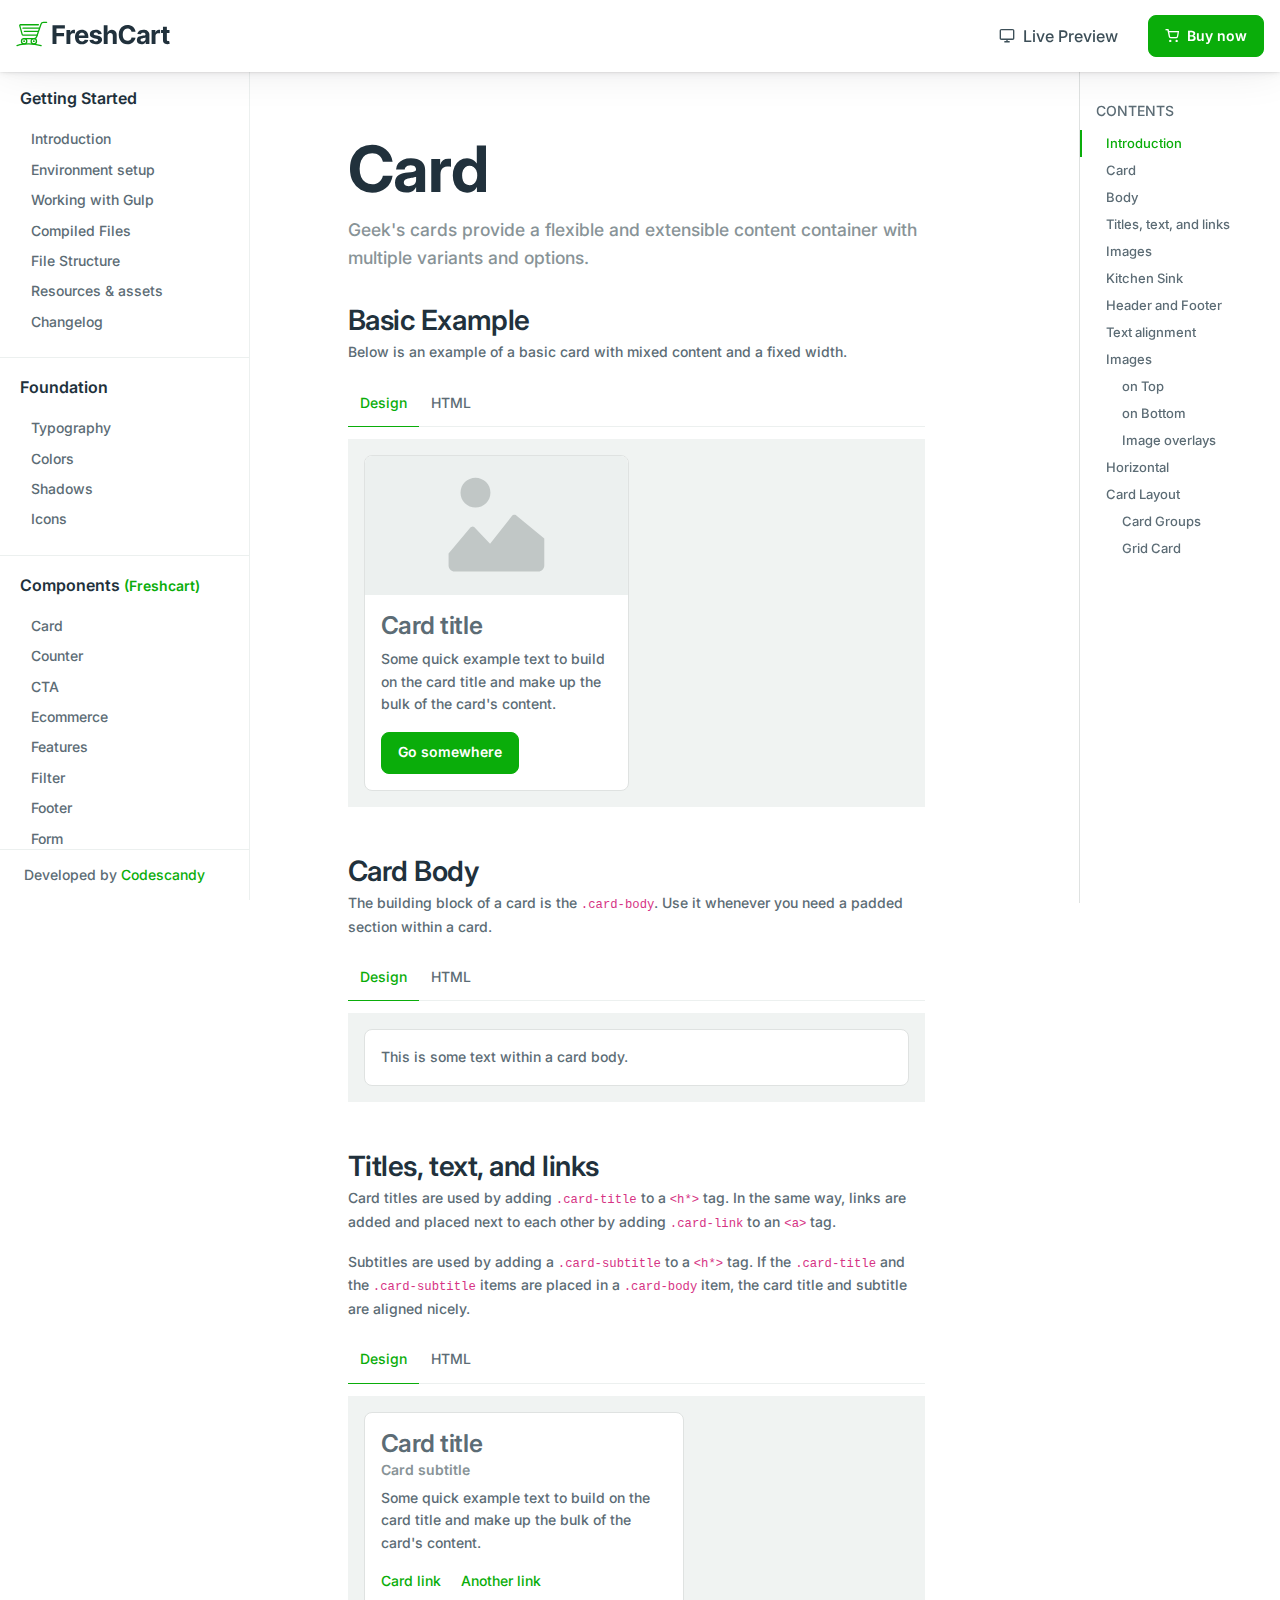
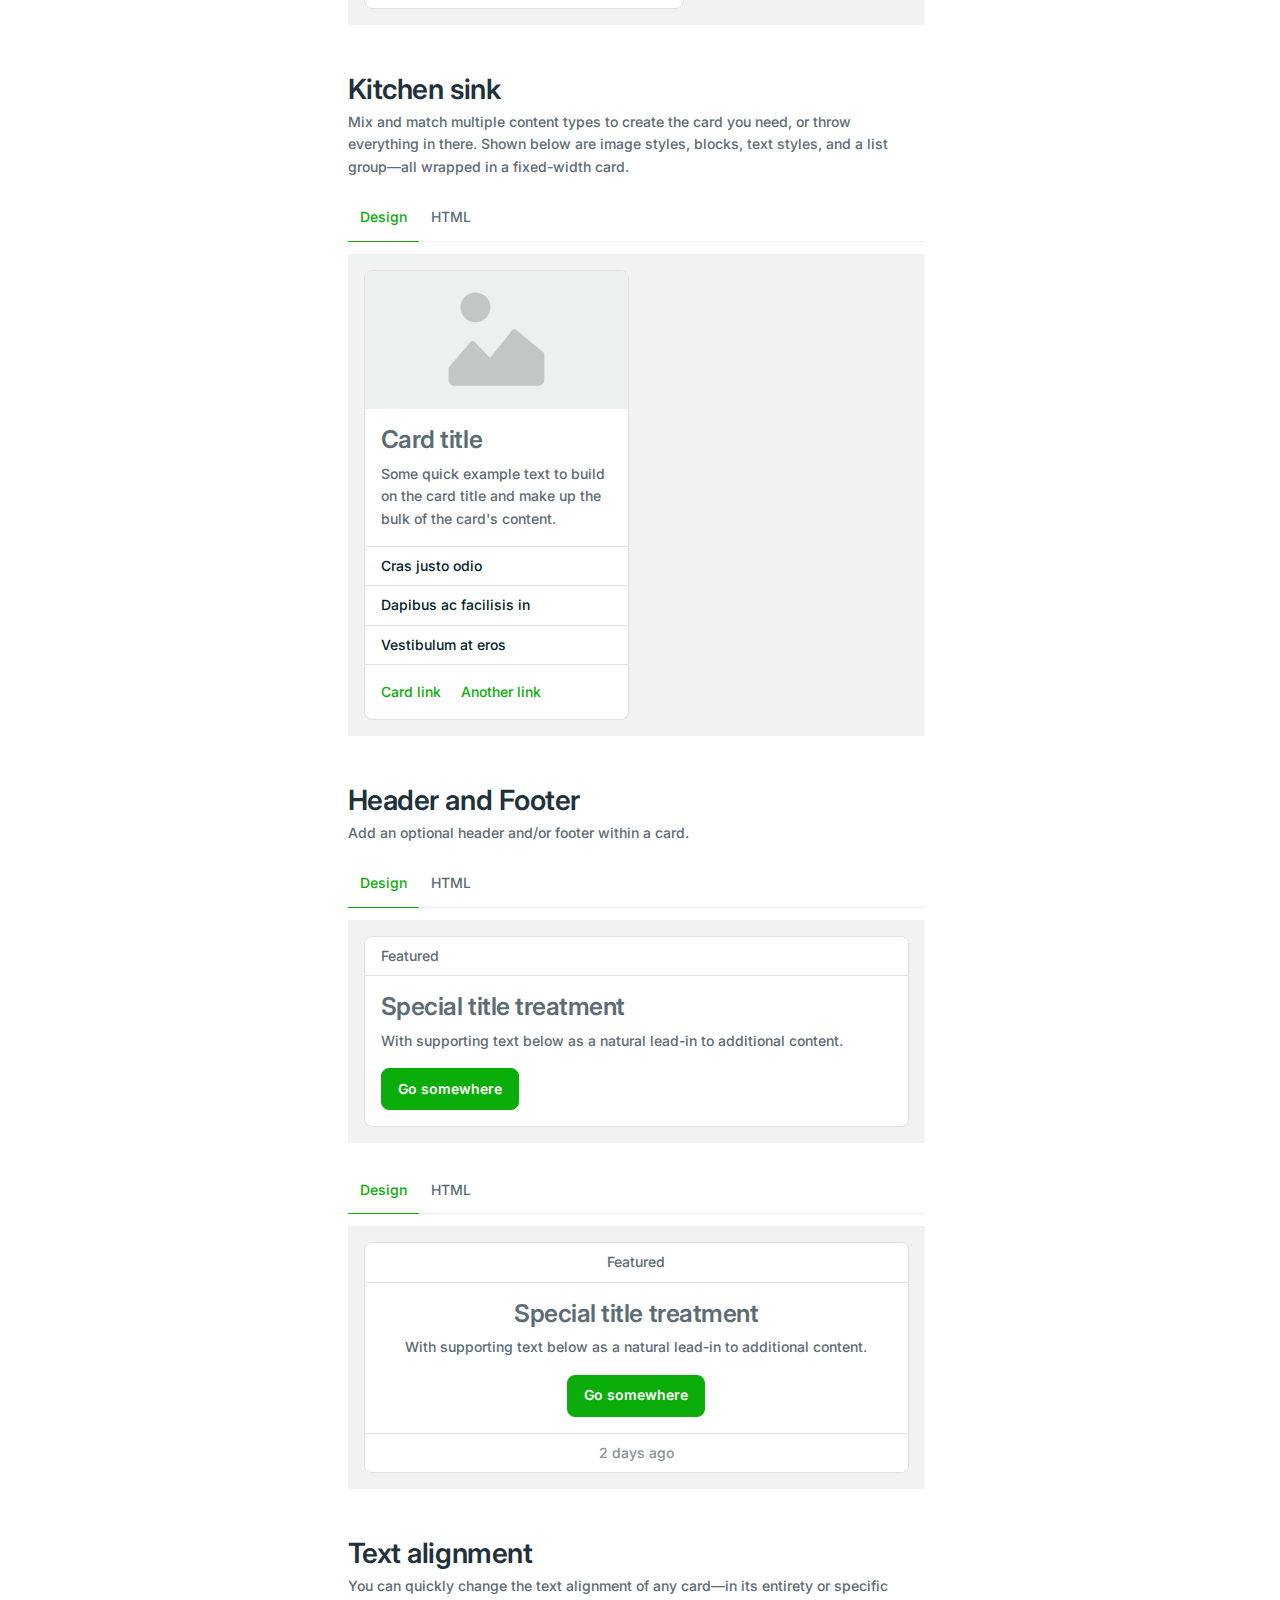
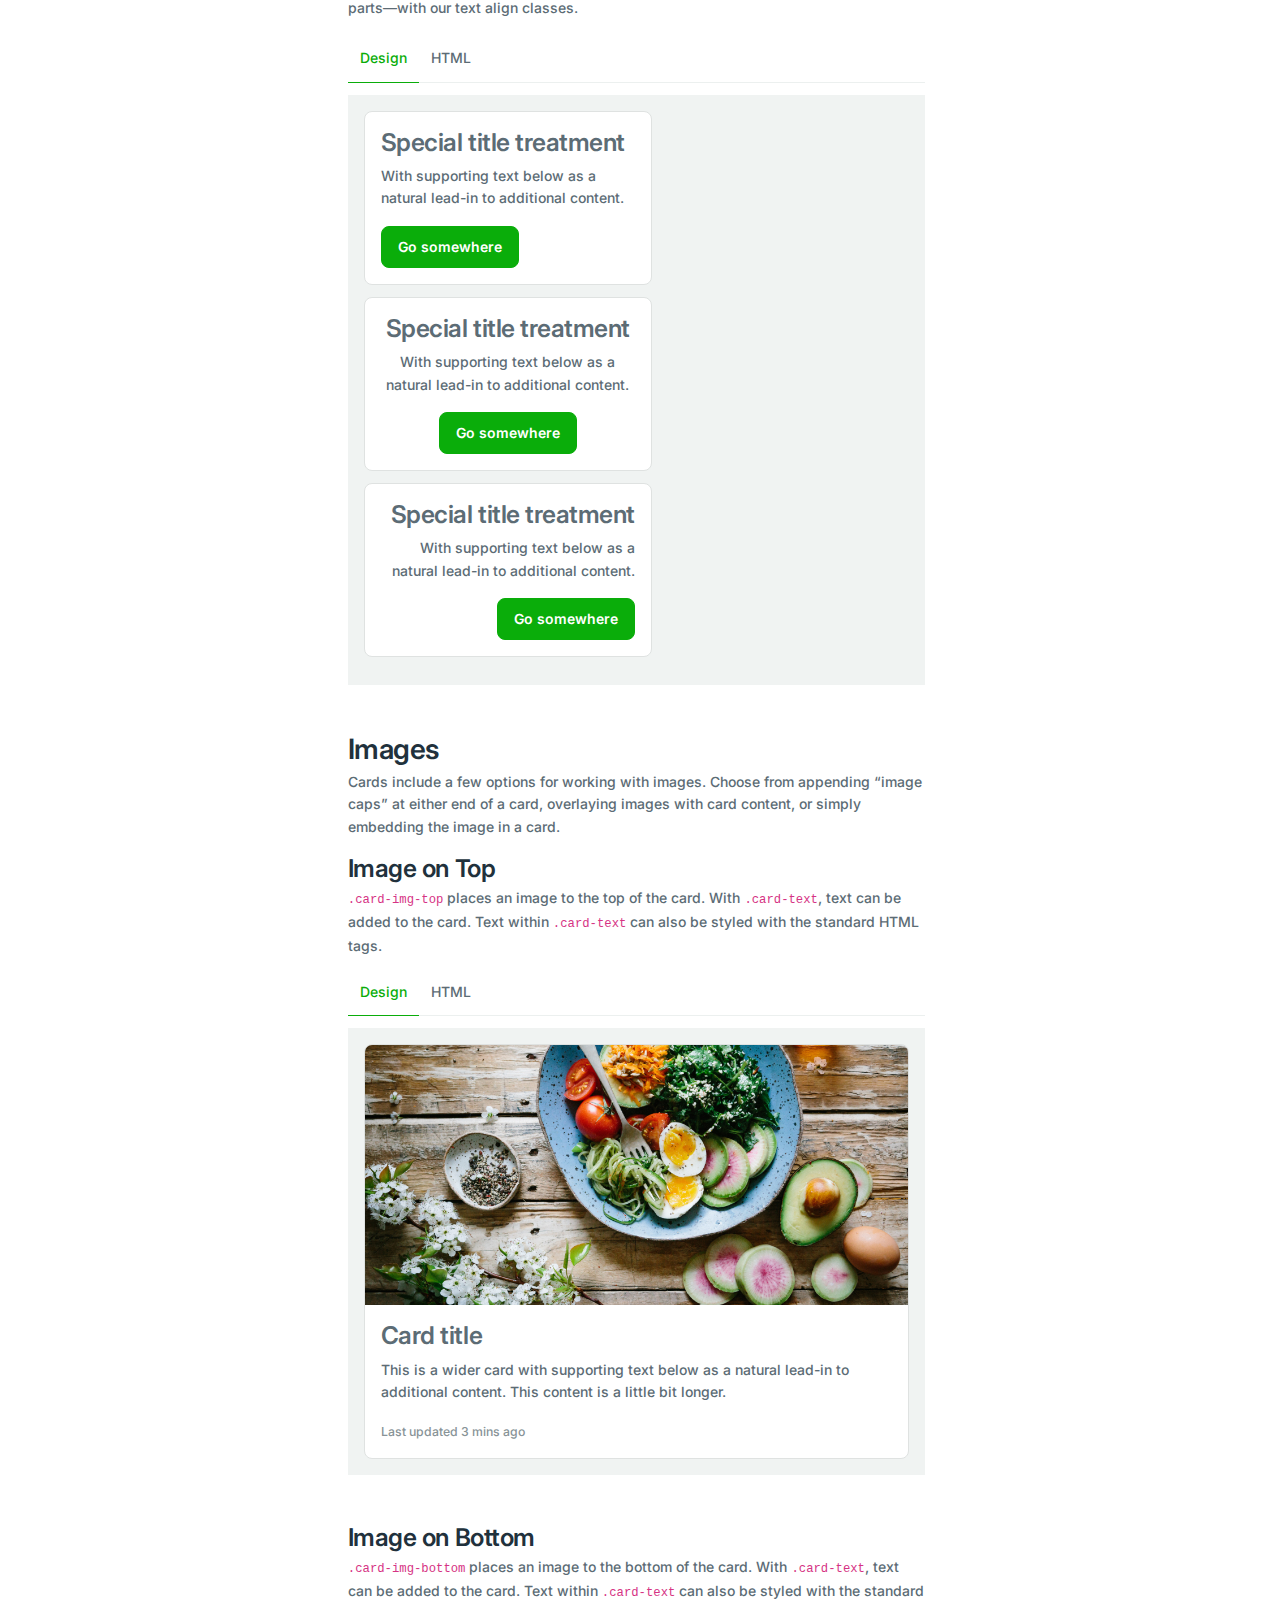
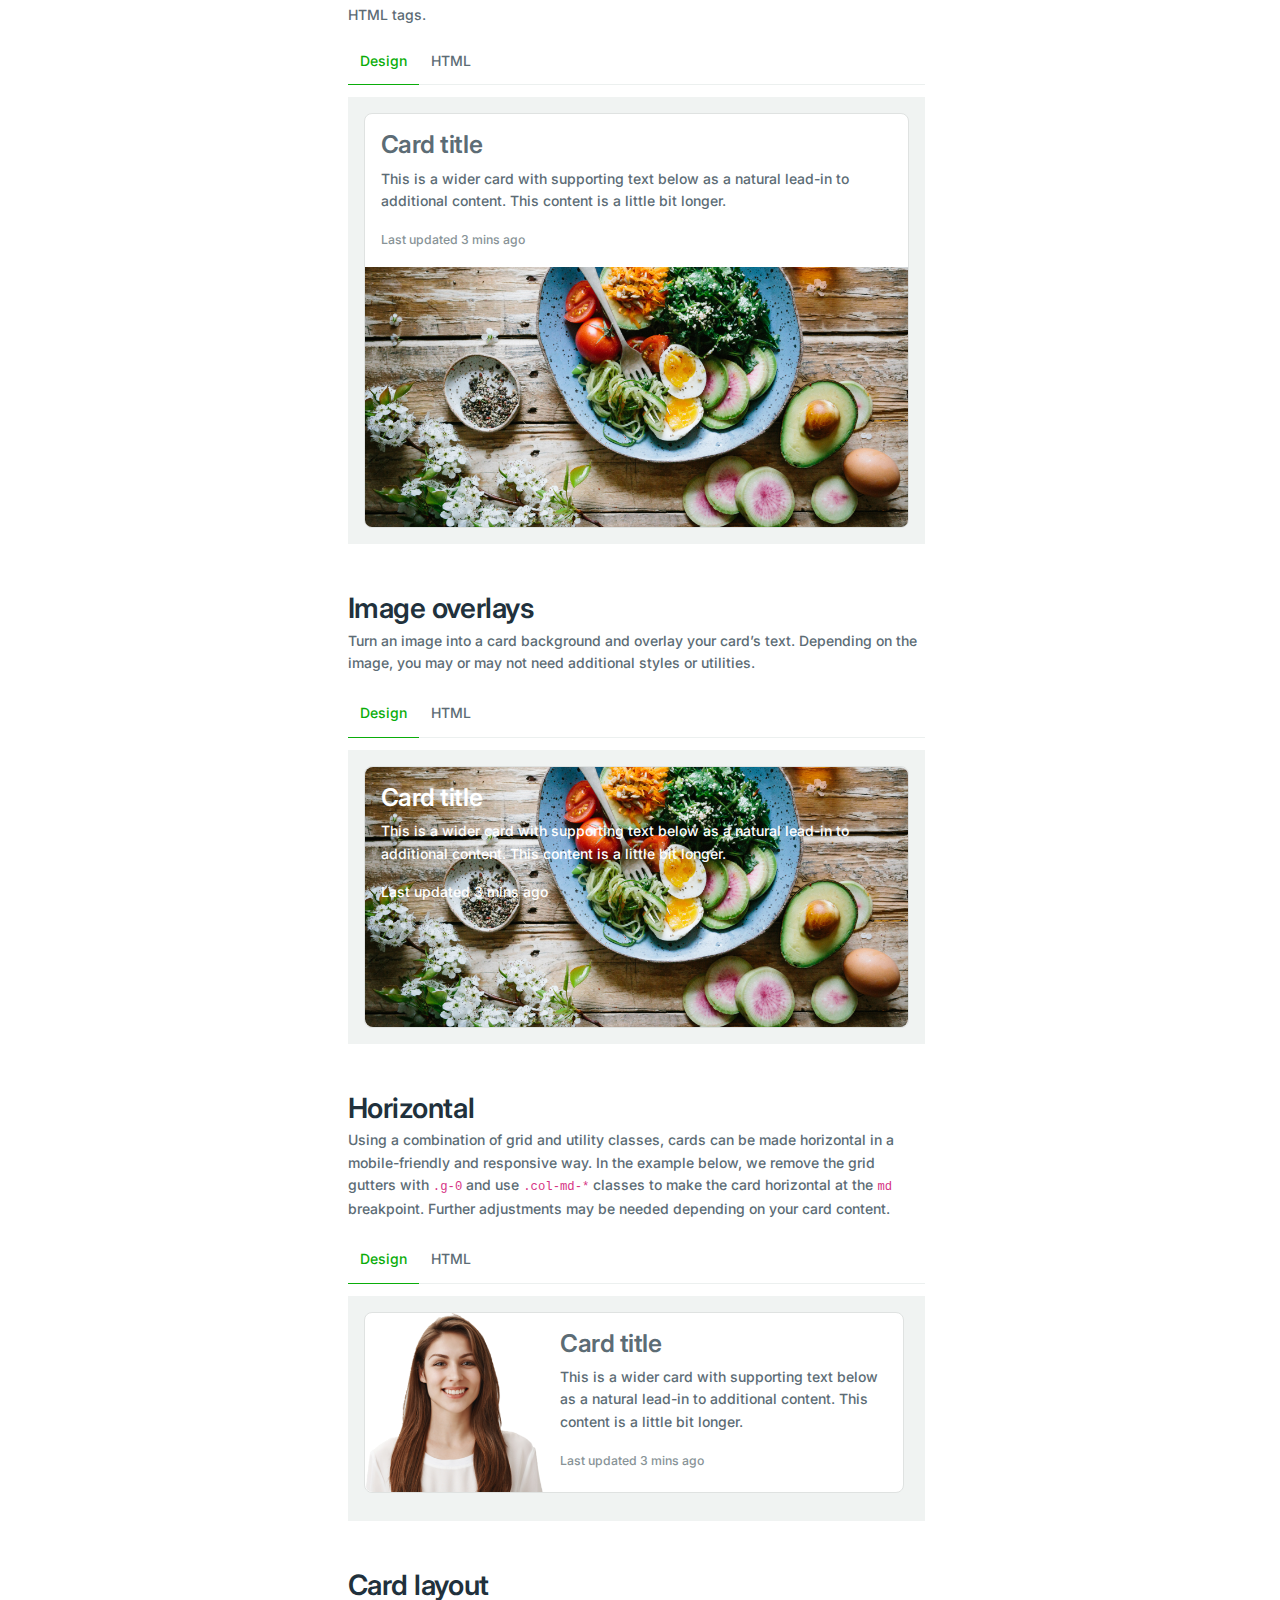
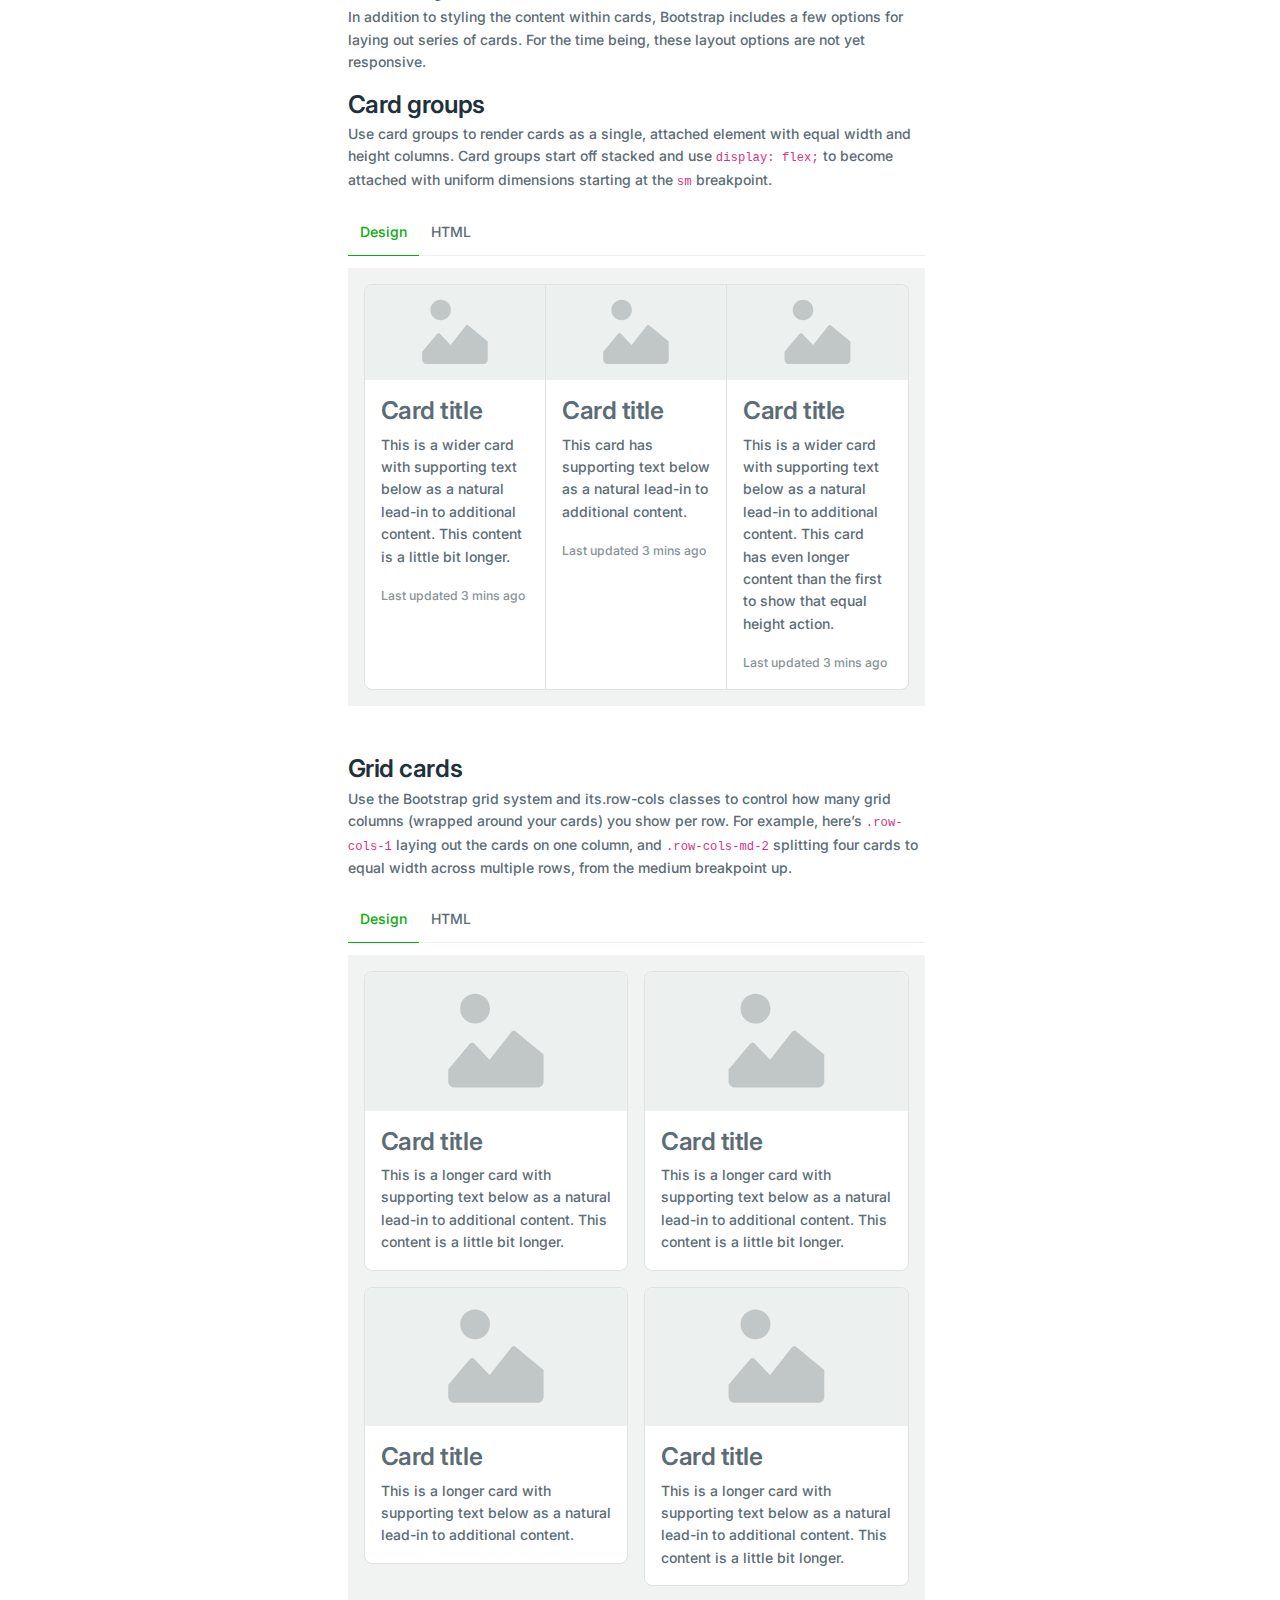
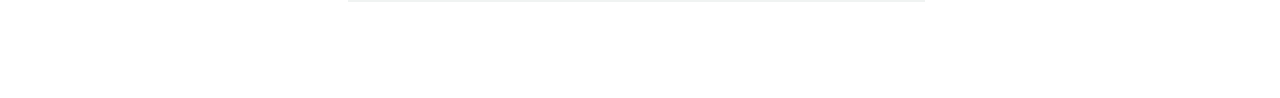
<file: docs/card.html>
<!DOCTYPE html>
<html lang="en">


<!-- Mirrored from freshcart.codescandy.com/docs/card.html by HTTrack Website Copier/3.x [XR&CO'2014], Fri, 31 Mar 2023 10:11:24 GMT -->
<head>
  <!-- Required meta tags -->
<meta charset="utf-8">
<meta name="viewport" content="width=device-width, initial-scale=1, shrink-to-fit=no">
<meta name="description" content="">
<meta content="Codescandy" name="author">

<!-- Google tag (gtag.js) -->
<script async src="https://www.googletagmanager.com/gtag/js?id=G-M8S4MT3EYG"></script>
<script>
  window.dataLayer = window.dataLayer || [];
  function gtag(){dataLayer.push(arguments);}
  gtag('js', new Date());

  gtag('config', 'G-M8S4MT3EYG');
</script>

<!-- Favicon icon-->
<link rel="shortcut icon" type="image/x-icon" href="../assets/images/favicon/favicon.ico">


<!-- Libs CSS -->
<link href="../assets/libs/bootstrap-icons/font/bootstrap-icons.css" rel="stylesheet">
<link href="../assets/libs/feather-webfont/dist/feather-icons.css" rel="stylesheet">
<link href="../assets/libs/simplebar/dist/simplebar.min.css" rel="stylesheet">


<!-- Theme CSS -->
<link rel="stylesheet" href="../assets/css/theme.min.css">


  <link href="../assets/libs/prismjs/themes/prism-okaidia.min.css" rel="stylesheet">
  <title>Card | FreshCart - eCommerce HTML Template</title>
</head>

<body class="bg-white">
  <!-- Main wrapper -->
 <main class="docs-main-wrapper">
    <!-- Docs header -->
<div class="docs-header">
    <nav class="navbar navbar-expand-lg navbar-light bg-white fixed-top ms-0 py-2">
       <a class="navbar-brand me-0" href="../index.html"><img src="../assets/images/logo/freshcart-logo.svg" alt=""> </a>
       <ul class="navbar-nav ms-auto flex-row align-items-center">
         <li class="nav-item d-none d-md-block">
            <a class="nav-link me-4 border-bottom-0" href="../index.html"><i class="feather-icon icon-monitor me-2"></i>Live Preview</a>
         </li>
          <li class="nav-item docs-header-btn">
             <a class="btn btn-primary me-2 me-lg-0" href="https://bit.ly/freshcart"><i class="feather-icon icon-shopping-cart me-2"></i>Buy now</a>
          </li>
          <li class="nav-item d-md-none">
             <button class="navbar-toggler" type="button" data-bs-toggle="collapse" data-bs-target="#navbarNav"  aria-expanded="false" aria-label="Toggle navigation">
               <svg xmlns="http://www.w3.org/2000/svg" width="32" height="32" fill="currentColor" class="bi bi-list text-primary" viewBox="0 0 16 16">
                  <path fill-rule="evenodd" d="M2.5 12a.5.5 0 0 1 .5-.5h10a.5.5 0 0 1 0 1H3a.5.5 0 0 1-.5-.5zm0-4a.5.5 0 0 1 .5-.5h10a.5.5 0 0 1 0 1H3a.5.5 0 0 1-.5-.5zm0-4a.5.5 0 0 1 .5-.5h10a.5.5 0 0 1 0 1H3a.5.5 0 0 1-.5-.5z"/>
                </svg>
             </button>
          </li>
       </ul>
    </nav>
 </div>

    <!-- Left Sidebar -->
    <!-- Nav Sidebar -->
<div class="docs-nav-sidebar">
  <div class="py-8"></div>
  <div class=" docs-nav " data-simplebar>
    <nav class="navbar navbar-expand-md">
      <div class="collapse navbar-collapse " id="navbarNav">
        <ul class="navbar-nav flex-column" id="sidebarnav">
          <li class="navbar-header">
            <h5 class="heading">Getting Started</h5>
          </li>
          <li class="nav-item"><a href="index.html" class="nav-link">Introduction</a></li>
          <li class="nav-item"><a href="environment-setup.html" class="nav-link">Environment setup</a></li>
          <li class="nav-item"><a href="working-with-gulp.html" class="nav-link">Working with Gulp</a>
          </li>
          <li class="nav-item"><a href="compiled-files.html" class="nav-link">Compiled Files</a>
          </li>
          <li class="nav-item"><a href="file-structure.html" class="nav-link">File Structure</a></li>
          <li class="nav-item"><a href="resources-assets.html" class="nav-link">Resources & assets</a></li>
          <li class="nav-item"><a href="changelog.html" class="nav-link">Changelog</a></li>


          <li>
            <div class="navbar-border"></div>
          </li>
          <li class="navbar-header mt-0">
            <h5 class="heading">Foundation</h5>
          </li>
          <li class="nav-item"><a href="typography.html" class="nav-link">Typography</a></li>
          <li class="nav-item"><a href="colors.html" class="nav-link">Colors</a></li>
          <li class="nav-item"><a href="shadows.html" class="nav-link">Shadows</a></li>
          <li class="nav-item"><a href="icons.html" class="nav-link">Icons</a></li>

          <li>
            <div class="navbar-border"></div>
          </li>
          <li class="navbar-header mt-0">
            <h5 class="heading">Components <small class="text-primary">(Freshcart)</small></h5>
          </li>
          <li class="nav-item"><a href="components/card.html" class="nav-link">Card</a></li>
          <li class="nav-item"><a href="components/counter.html" class="nav-link">Counter</a></li>
          <li class="nav-item"><a href="components/cta.html" class="nav-link">CTA</a></li>
          <li class="nav-item"><a href="components/ecommerce.html" class="nav-link">Ecommerce</a></li>
          <li class="nav-item"><a href="components/features.html" class="nav-link">Features</a></li>
          <li class="nav-item"><a href="components/filter.html" class="nav-link">Filter</a></li>
   
          <li class="nav-item"><a href="components/footer.html" class="nav-link">Footer</a></li>
          <li class="nav-item"><a href="components/form.html" class="nav-link">Form</a></li>
          <li class="nav-item"><a href="components/list.html" class="nav-link">List</a></li>
          <li class="nav-item"><a href="components/navbar.html" class="nav-link">Navbar</a></li>
         
          <li class="nav-item"><a href="components/review.html" class="nav-link">Review</a></li>
        <li class="nav-item"><a href="components/sidebar.html" class="nav-link">Sidebar</a></li>
          <li class="nav-item"><a href="components/slider.html" class="nav-link">Slider</a></li>
          <li class="nav-item"><a href="components/table.html" class="nav-link">Table</a></li>

          <li>
            <div class="navbar-border"></div>
          </li>
          <li class="navbar-header mt-0">
            <h5 class="heading">Components</h5>
          </li>
          <li class="nav-item">
            <a href="accordions.html" class="nav-link">
              Accordions
            </a>
          </li>
          <li class="nav-item">
            <a href="alerts.html" class="nav-link">
              Alerts
            </a>
          </li>
      
          <li class="nav-item">
            <a href="badge.html" class="nav-link">
              Badge
            </a>
          </li>

          <li class="nav-item">
            <a href="breadcrumb.html" class="nav-link">
              Breadcrumb
            </a>
          </li>
          <li class="nav-item">
            <a href="buttons.html" class="nav-link">
              Buttons
            </a>
          </li>
          <li class="nav-item">
            <a href="button-group.html" class="nav-link">
              Button group
            </a>
          </li>
          <li class="nav-item">
            <a href="card.html" class="nav-link">
              Card
            </a>
          </li>
          <li class="nav-item">
            <a href="carousel.html" class="nav-link">
              Carousel
            </a>
          </li>
          <li class="nav-item">
            <a href="close-button.html" class="nav-link">
              Close Button
            </a>
          </li>
          <li class="nav-item">
            <a href="collapse.html" class="nav-link">
              Collapse
            </a>
          </li>
          <li class="nav-item">
            <a href="dropdowns.html" class="nav-link">
              Dropdowns
            </a>
          </li>
          
          <li class="nav-item">
            <a href="list-group.html" class="nav-link">
              List group
            </a>
          </li>

          <li class="nav-item">
            <a href="modal.html" class="nav-link">
              Modal
            </a>
          </li>
          <li class="nav-item">
            <a href="navs-tabs.html" class="nav-link">
              Navs and tabs
            </a>
          </li>
          <li class="nav-item">
            <a href="navbar.html" class="nav-link">
              Navbar
            </a>
          </li>
          <li class="nav-item">
            <a href="offcanvas.html" class="nav-link">
              Offcanvas
            </a>
          </li>
          <li class="nav-item">
            <a href="pagination.html" class="nav-link">
              Pagination
            </a>
          </li>
          <li class="nav-item">
            <a href="placeholders.html" class="nav-link">
              Placeholders
            </a>
          </li>
          <li class="nav-item">
            <a href="popovers.html" class="nav-link">
              Popovers
            </a>
          </li>
          <li class="nav-item">
            <a href="progress.html" class="nav-link">
              Progress
            </a>
          </li>
          <li class="nav-item">
            <a href="scrollspy.html" class="nav-link">
              Scrollspy
            </a>
          </li>
          <li class="nav-item">
            <a href="spinners.html" class="nav-link">
              Spinners
            </a>
          </li>
          <li class="nav-item">
            <a href="tables.html" class="nav-link">
              Tables
            </a>
          </li>
          <li class="nav-item">
            <a href="toasts.html" class="nav-link">
              Toasts
            </a>
          </li>
          <li class="nav-item">
            <a href="tooltips.html" class="nav-link">
              Tooltips
            </a>
          </li>
          <li>
            <div class="navbar-border"></div>
          </li>
          <li class="navbar-header mt-0">
            <h5 class="heading">Forms</h5>
          </li>
          <li class="nav-item">
            <a href="forms.html" class="nav-link">
              Basic Forms
            </a>
          </li>
         
          <li class="nav-item">
            <a href="input-group.html" class="nav-link">
              Input Group
            </a>
          </li>
        
         
          <li>
            <div class="navbar-border"></div>
          </li>
          
          <li class="navbar-header mt-0">
            <h5 class="heading">Utilities</h5>
          </li>
          <li class="nav-item"><a href="background.html" class="nav-link">Background</a></li>
          <li class="nav-item"><a href="borders.html" class="nav-link"> Borders </a></li>
          <li class="nav-item"><a href="colored-links.html" class="nav-link"> Colored Links </a></li>
          <li class="nav-item"><a href="opacity.html" class="nav-link"> Opacity </a></li>
          <li class="nav-item"><a href="ratio.html" class="nav-link"> Ratio </a></li>
          <li class="nav-item"><a href="stacks.html" class="nav-link"> Stacks </a></li>
          <li class="nav-item"><a href="text-color.html" class="nav-link">Colors</a></li>
          <li class="nav-item"><a href="text.html" class="nav-link"> Text </a></li>
          <li class="nav-item"><a href="text-truncation.html" class="nav-link"> Text truncation </a></li>
          <li class="nav-item"><a href="vertical-rule.html" class="nav-link"> Vertical rule </a></li>
        </ul>
      </div>
    </nav>
  </div>
  <div class="nav-footer">
    <p class="mb-0"> Developed by <a href="https://codescandy.com/" target="_blank">Codescandy</a></p>
  </div>
</div>
    <!-- Wrapper  -->
    <div class="docs-wrapper">
      <div class="container-fluid">
        <div class="row">
          <div class="offset-xxl-2 col-xxl-6 offset-xl-1 col-xl-7 col-md-12 col-sm-12 col-12 ">
            <!-- Content -->
            <div class="docs-content mx-xxl-9">
              <div class="row">
                <div class="col-xl-12 col-lg-12 col-md-12 col-sm-12 col-12">
                  <div class="mb-8" id="intro">
                    <h1 class="mb-2 fw-bold display-3">Card</h1>
                    <p class="mb-0 lead text-muted">Geek's cards provide a flexible and extensible content container with
                      multiple variants and options.
                    </p>
                  </div>
                </div>
              </div>
              <!-- card basic -->
              <div class="row">
                <div class="col-xl-12 col-lg-12 col-md-12 col-sm-12 col-12">
                  <!-- Card -->
                  <div id="card" class="mb-4">
                    <h2 class="fw-semi-bold mb-1">Basic Example</h2>
                    <p class="mb-0">Below is an example of a basic card with mixed content and a fixed width.</p>
                  </div>
                  <!-- Card -->
                  <div class="mb-10">
                    <ul class="nav nav-line-bottom mb-3 " id="pills-tab-card-basic" role="tablist">
                      <li class="nav-item">
                        <a class="nav-link active" id="pills-card-basic-design-tab" data-bs-toggle="pill"
                          href="#pills-card-basic-design" role="tab" aria-controls="pills-card-basic-design"
                          aria-selected="true">Design</a>
                      </li>
                      <li class="nav-item">
                        <a class="nav-link" id="pills-card-basic-html-tab" data-bs-toggle="pill"
                          href="#pills-card-basic-html" role="tab" aria-controls="pills-card-basic-html"
                          aria-selected="false">HTML</a>
                      </li>
                    </ul>
                    <!-- Tab content -->
                    <div class="tab-content" id="pills-tabContent-card-basic">
                      <div class="tab-pane tab-example-design fade show active bg-light p-4 " id="pills-card-basic-design"
                        role="tabpanel" aria-labelledby="pills-card-basic-design-tab">
                        <div class="card" style="width: 265px;">
                          <img src="../assets/images/docs/placeholder-4by3.svg" class="card-img-top" alt="">
                          <div class="card-body">
                            <h5 class="card-title h3">Card title</h5>
                            <p class="card-text">Some quick example text to build on the card title and make up the bulk
                              of the card's content.</p>
                            <a href="#" class="btn btn-primary">Go somewhere</a>
                          </div>
                        </div>
                      </div>
                      <div class="tab-pane tab-example-html fade " id="pills-card-basic-html" role="tabpanel"
                        aria-labelledby="pills-card-basic-html-tab">

<pre><code class="language-markup" data-copy-state="copy"><span class="token comment">&lt;!-- Basic --&gt;</span>
 <span class="token tag"><span class="token tag"><span class="token punctuation">&lt;</span>div</span> <span class="token attr-name">class</span><span class="token attr-value"><span class="token punctuation">=</span><span class="token punctuation">"</span>card<span class="token punctuation">"</span></span> <span class="token attr-name">style</span><span class="token attr-value"><span class="token punctuation">=</span><span class="token punctuation">"</span>width: 20rem;<span class="token punctuation">"</span></span><span class="token punctuation">&gt;</span></span>
   <span class="token tag"><span class="token tag"><span class="token punctuation">&lt;</span>img</span> <span class="token attr-name">src</span><span class="token attr-value"><span class="token punctuation">=</span><span class="token punctuation">"</span>../assets/images/docs/placeholder-4by3.svg<span class="token punctuation">"</span></span> <span class="token attr-name">class</span><span class="token attr-value"><span class="token punctuation">=</span><span class="token punctuation">"</span>card-img-top<span class="token punctuation">"</span></span> <span class="token attr-name">alt</span><span class="token attr-value"><span class="token punctuation">=</span><span class="token punctuation">"</span><span class="token punctuation">"</span></span><span class="token punctuation">&gt;</span></span>
   <span class="token tag"><span class="token tag"><span class="token punctuation">&lt;</span>div</span> <span class="token attr-name">class</span><span class="token attr-value"><span class="token punctuation">=</span><span class="token punctuation">"</span>card-body<span class="token punctuation">"</span></span><span class="token punctuation">&gt;</span></span>
      <span class="token tag"><span class="token tag"><span class="token punctuation">&lt;</span>h5</span> <span class="token attr-name">class</span><span class="token attr-value"><span class="token punctuation">=</span><span class="token punctuation">"</span>card-title<span class="token punctuation">"</span></span><span class="token punctuation">&gt;</span></span>Card title<span class="token tag"><span class="token tag"><span class="token punctuation">&lt;/</span>h5</span><span class="token punctuation">&gt;</span></span>
      <span class="token tag"><span class="token tag"><span class="token punctuation">&lt;</span>p</span> <span class="token attr-name">class</span><span class="token attr-value"><span class="token punctuation">=</span><span class="token punctuation">"</span>card-text<span class="token punctuation">"</span></span><span class="token punctuation">&gt;</span></span>Some quick example text to build on the card title and make up the bulk of the card's content.<span class="token tag"><span class="token tag"><span class="token punctuation">&lt;/</span>p</span><span class="token punctuation">&gt;</span></span>
      <span class="token tag"><span class="token tag"><span class="token punctuation">&lt;</span>a</span> <span class="token attr-name">href</span><span class="token attr-value"><span class="token punctuation">=</span><span class="token punctuation">"</span>#<span class="token punctuation">"</span></span> <span class="token attr-name">class</span><span class="token attr-value"><span class="token punctuation">=</span><span class="token punctuation">"</span>btn btn-primary<span class="token punctuation">"</span></span><span class="token punctuation">&gt;</span></span>Go somewhere<span class="token tag"><span class="token tag"><span class="token punctuation">&lt;/</span>a</span><span class="token punctuation">&gt;</span></span>
   <span class="token tag"><span class="token tag"><span class="token punctuation">&lt;/</span>div</span><span class="token punctuation">&gt;</span></span>
<span class="token tag"><span class="token tag"><span class="token punctuation">&lt;/</span>div</span><span class="token punctuation">&gt;</span></span></code></pre>

                      </div>
                    </div>
                  </div>
                </div>
              </div>
              <!-- card basic -->

              <!-- content type -->
              <div class="row">
                <div class="col-xl-12 col-lg-12 col-md-12 col-sm-12 col-12">
                  <div id="content-types" class="mb-4">
                    <div id="body">
                      <h2 class="fw-semi-bold mb-1">Card Body</h2>
                      <p>The building block of a card is the <code class="highlighter-rouge">.card-body</code>. Use it
                        whenever you need a padded section within a card.</p>
                    </div>
                  </div>
                  <!-- Card -->
                  <div class="mb-10">
                    <ul class="nav nav-line-bottom  mb-3" id="pills-tab-card-content" role="tablist">
                      <li class="nav-item">
                        <a class="nav-link active" id="pills-card-content-design-tab" data-bs-toggle="pill"
                          href="#pills-card-content-design" role="tab" aria-controls="pills-card-content-design"
                          aria-selected="true">Design</a>
                      </li>
                      <li class="nav-item">
                        <a class="nav-link" id="pills-card-content-html-tab" data-bs-toggle="pill"
                          href="#pills-card-content-html" role="tab" aria-controls="pills-card-content-html"
                          aria-selected="false">HTML</a>
                      </li>
                    </ul>
                    <!-- Tab content -->
                    <div class="tab-content" id="pills-tabContent-card-content">
                      <div class="tab-pane tab-example-design fade show active bg-light p-4 " id="pills-card-content-design"
                        role="tabpanel" aria-labelledby="pills-card-content-design-tab">
                        <div class="card">
                          <div class="card-body">
                            This is some text within a card body.
                          </div>
                        </div>
                      </div>
                      <div class="tab-pane tab-example-html fade " id="pills-card-content-html" role="tabpanel"
                        aria-labelledby="pills-card-content-html-tab">

                        <pre><code class="language-markup" data-copy-state="copy"><span class="token comment">&lt;!-- card body --&gt;</span>
<span class="token tag"><span class="token tag"><span class="token punctuation">&lt;</span>div</span> <span class="token attr-name">class</span><span class="token attr-value"><span class="token punctuation">=</span><span class="token punctuation">"</span>card<span class="token punctuation">"</span></span><span class="token punctuation">&gt;</span></span>
  <span class="token tag"><span class="token tag"><span class="token punctuation">&lt;</span>div</span> <span class="token attr-name">class</span><span class="token attr-value"><span class="token punctuation">=</span><span class="token punctuation">"</span>card-body<span class="token punctuation">"</span></span><span class="token punctuation">&gt;</span></span>
    This is some text within a card body.
  <span class="token tag"><span class="token tag"><span class="token punctuation">&lt;/</span>div</span><span class="token punctuation">&gt;</span></span>
<span class="token tag"><span class="token tag"><span class="token punctuation">&lt;/</span>div</span><span class="token punctuation">&gt;</span></span></code></pre>

                      </div>
                    </div>
                  </div>
                </div>
              </div>
              <!-- content type -->

              <!-- Titles, text, and links -->
              <div class="row">
                <div class="col-xl-12 col-lg-12 col-md-12 col-sm-12 col-12">
                  <div id="titles-text-links" class="mb-4">
                    <h2 class="fw-semi-bold mb-1">Titles, text, and links</h2>
                    <p>Card titles are used by adding <code class="highlighter-rouge">.card-title</code> to a <code
                        class="highlighter-rouge">&lt;h*&gt;</code> tag. In the same way, links are added and placed
                      next to each other by adding
                      <code class="highlighter-rouge">.card-link</code> to an <code
                        class="highlighter-rouge">&lt;a&gt;</code> tag.</p>
                    <p>Subtitles are used by adding a <code class="highlighter-rouge">.card-subtitle</code> to a <code
                        class="highlighter-rouge">&lt;h*&gt;</code> tag. If the <code
                        class="highlighter-rouge">.card-title</code> and the
                      <code class="highlighter-rouge">.card-subtitle</code> items are placed in a
                      <code class="highlighter-rouge">.card-body</code> item, the card title and subtitle are aligned
                      nicely.</p>
                  </div>
                  <!-- Card -->
                  <div class="mb-10">
                    <ul class="nav nav-line-bottom mb-3" id="pills-tab-titels" role="tablist">
                      <li class="nav-item">
                        <a class="nav-link active" id="pills-titels-design-tab" data-bs-toggle="pill"
                          href="#pills-titels-design" role="tab" aria-controls="pills-titels-design"
                          aria-selected="true">Design</a>
                      </li>
                      <li class="nav-item">
                        <a class="nav-link" id="pills-titels-html-tab" data-bs-toggle="pill" href="#pills-titels-html"
                          role="tab" aria-controls="pills-titels-html" aria-selected="false">HTML</a>
                      </li>
                    </ul>
                    <!-- Tab content -->
                    <div class="tab-content" id="pills-tabContent-titels">
                      <div class="tab-pane tab-example-design fade show active bg-light p-4 " id="pills-titels-design" role="tabpanel"
                        aria-labelledby="pills-titels-design-tab">
                        <div class="card" style="max-width: 20rem;">
                          <div class="card-body">
                            <h5 class="card-title h3">Card title</h5>
                            <h6 class="card-subtitle mb-2 text-muted">Card subtitle</h6>
                            <p class="card-text">Some quick example text to build on the card title and make up the bulk
                              of the card's content.</p>
                            <a href="#" class="card-link">Card link</a>
                            <a href="#" class="card-link">Another link</a>
                          </div>
                        </div>
                      </div>
                      <div class="tab-pane tab-example-html fade " id="pills-titels-html" role="tabpanel"
                        aria-labelledby="pills-titels-html-tab">
                        <pre><code class="language-markup" data-copy-state="copy"><span class="token comment">&lt;!-- Title Text --&gt;</span>
<span class="token tag"><span class="token tag"><span class="token punctuation">&lt;</span>div</span> <span class="token attr-name">class</span><span class="token attr-value"><span class="token punctuation">=</span><span class="token punctuation">"</span>card<span class="token punctuation">"</span></span> <span class="token attr-name">style</span><span class="token attr-value"><span class="token punctuation">=</span><span class="token punctuation">"</span>width: 18rem;<span class="token punctuation">"</span></span><span class="token punctuation">&gt;</span></span>
  <span class="token tag"><span class="token tag"><span class="token punctuation">&lt;</span>div</span> <span class="token attr-name">class</span><span class="token attr-value"><span class="token punctuation">=</span><span class="token punctuation">"</span>card-body<span class="token punctuation">"</span></span><span class="token punctuation">&gt;</span></span>
    <span class="token tag"><span class="token tag"><span class="token punctuation">&lt;</span>h5</span> <span class="token attr-name">class</span><span class="token attr-value"><span class="token punctuation">=</span><span class="token punctuation">"</span>card-title<span class="token punctuation">"</span></span><span class="token punctuation">&gt;</span></span>Card title<span class="token tag"><span class="token tag"><span class="token punctuation">&lt;/</span>h5</span><span class="token punctuation">&gt;</span></span>
    <span class="token tag"><span class="token tag"><span class="token punctuation">&lt;</span>h6</span> <span class="token attr-name">class</span><span class="token attr-value"><span class="token punctuation">=</span><span class="token punctuation">"</span>card-subtitle mb-2 text-muted<span class="token punctuation">"</span></span><span class="token punctuation">&gt;</span></span>Card subtitle<span class="token tag"><span class="token tag"><span class="token punctuation">&lt;/</span>h6</span><span class="token punctuation">&gt;</span></span>
    <span class="token tag"><span class="token tag"><span class="token punctuation">&lt;</span>p</span> <span class="token attr-name">class</span><span class="token attr-value"><span class="token punctuation">=</span><span class="token punctuation">"</span>card-text<span class="token punctuation">"</span></span><span class="token punctuation">&gt;</span></span>Some quick example text to build on the card title and make up the bulk of the card's content.<span class="token tag"><span class="token tag"><span class="token punctuation">&lt;/</span>p</span><span class="token punctuation">&gt;</span></span>
    <span class="token tag"><span class="token tag"><span class="token punctuation">&lt;</span>a</span> <span class="token attr-name">href</span><span class="token attr-value"><span class="token punctuation">=</span><span class="token punctuation">"</span>#<span class="token punctuation">"</span></span> <span class="token attr-name">class</span><span class="token attr-value"><span class="token punctuation">=</span><span class="token punctuation">"</span>card-link<span class="token punctuation">"</span></span><span class="token punctuation">&gt;</span></span>Card link<span class="token tag"><span class="token tag"><span class="token punctuation">&lt;/</span>a</span><span class="token punctuation">&gt;</span></span>
    <span class="token tag"><span class="token tag"><span class="token punctuation">&lt;</span>a</span> <span class="token attr-name">href</span><span class="token attr-value"><span class="token punctuation">=</span><span class="token punctuation">"</span>#<span class="token punctuation">"</span></span> <span class="token attr-name">class</span><span class="token attr-value"><span class="token punctuation">=</span><span class="token punctuation">"</span>card-link<span class="token punctuation">"</span></span><span class="token punctuation">&gt;</span></span>Another link<span class="token tag"><span class="token tag"><span class="token punctuation">&lt;/</span>a</span><span class="token punctuation">&gt;</span></span>
  <span class="token tag"><span class="token tag"><span class="token punctuation">&lt;/</span>div</span><span class="token punctuation">&gt;</span></span>
<span class="token tag"><span class="token tag"><span class="token punctuation">&lt;/</span>div</span><span class="token punctuation">&gt;</span></span>
</code></pre>

                      </div>
                    </div>
                  </div>
                </div>
              </div>
              <!-- Titles, text, and links -->




              <!-- Card Kitchen Sink -->
              <div class="row">
                <div class="col-xl-12 col-lg-12 col-md-12 col-sm-12 col-12">
                  <div id="kitchen-sink" class="mb-4">
                    <h2 class="fw-semi-bold mb-1">Kitchen sink</h2>
                    <p>Mix and match multiple content types to create the card you need, or throw everything in there.
                      Shown below are image styles, blocks, text styles, and a list group—all wrapped in a fixed-width
                      card.</p>
                  </div>
                  <!-- Card -->
                  <div class="mb-10">
                    <ul class="nav nav-line-bottom mb-3 " id="pills-tab-card-kitchen-sink" role="tablist">
                      <li class="nav-item">
                        <a class="nav-link active" id="pills-card-kitchen-sink-design-tab" data-bs-toggle="pill"
                          href="#pills-card-kitchen-sink-design" role="tab"
                          aria-controls="pills-card-kitchen-sink-design" aria-selected="true">Design</a>
                      </li>
                      <li class="nav-item">
                        <a class="nav-link" id="pills-card-kitchen-sink-html-tab" data-bs-toggle="pill"
                          href="#pills-card-kitchen-sink-html" role="tab" aria-controls="pills-card-kitchen-sink-html"
                          aria-selected="false">HTML</a>
                      </li>
                    </ul>
                    <!-- Tab content -->
                    <div class="tab-content" id="pills-tabContent-card-kitchen-sink">
                      <div class="tab-pane tab-example-design fade show active bg-light p-4 " id="pills-card-kitchen-sink-design"
                        role="tabpanel" aria-labelledby="pills-card-kitchen-sink-design-tab">
                        <div class="card" style="width: 265px;">
                          <img src="../assets/images/docs/placeholder-4by3.svg" class="card-img-top" alt="...">
                          <div class="card-body">
                            <h5 class="card-title h3">Card title</h5>
                            <p class="card-text">Some quick example text to build on the card title and make up the bulk
                              of the card's content.</p>
                          </div>
                          <ul class="list-group list-group-flush">
                            <li class="list-group-item">Cras justo odio</li>
                            <li class="list-group-item">Dapibus ac facilisis in</li>
                            <li class="list-group-item">Vestibulum at eros</li>
                          </ul>
                          <div class="card-body">
                            <a href="#" class="card-link">Card link</a>
                            <a href="#" class="card-link">Another link</a>
                          </div>
                        </div>
                      </div>
                      <div class="tab-pane tab-example-html fade " id="pills-card-kitchen-sink-html" role="tabpanel"
                        aria-labelledby="pills-card-kitchen-sink-html-tab">

                        <pre><code class="language-markup" data-copy-state="copy"><span class="token comment">&lt;!-- Kitchen Sink --&gt;</span>
<span class="token tag"><span class="token tag"><span class="token punctuation">&lt;</span>div</span> <span class="token attr-name">class</span><span class="token attr-value"><span class="token punctuation">=</span><span class="token punctuation">"</span>card<span class="token punctuation">"</span></span> <span class="token attr-name">style</span><span class="token attr-value"><span class="token punctuation">=</span><span class="token punctuation">"</span>width: 20rem;<span class="token punctuation">"</span></span><span class="token punctuation">&gt;</span></span>
   <span class="token tag"><span class="token tag"><span class="token punctuation">&lt;</span>img</span> <span class="token attr-name">src</span><span class="token attr-value"><span class="token punctuation">=</span><span class="token punctuation">"</span>../assets/images/docs/placeholder-4by3.svg<span class="token punctuation">"</span></span> <span class="token attr-name">class</span><span class="token attr-value"><span class="token punctuation">=</span><span class="token punctuation">"</span>card-img-top<span class="token punctuation">"</span></span> <span class="token attr-name">alt</span><span class="token attr-value"><span class="token punctuation">=</span><span class="token punctuation">"</span>...<span class="token punctuation">"</span></span><span class="token punctuation">&gt;</span></span>
   <span class="token tag"><span class="token tag"><span class="token punctuation">&lt;</span>div</span> <span class="token attr-name">class</span><span class="token attr-value"><span class="token punctuation">=</span><span class="token punctuation">"</span>card-body<span class="token punctuation">"</span></span><span class="token punctuation">&gt;</span></span>
      <span class="token tag"><span class="token tag"><span class="token punctuation">&lt;</span>h5</span> <span class="token attr-name">class</span><span class="token attr-value"><span class="token punctuation">=</span><span class="token punctuation">"</span>card-title<span class="token punctuation">"</span></span><span class="token punctuation">&gt;</span></span>Card title<span class="token tag"><span class="token tag"><span class="token punctuation">&lt;/</span>h5</span><span class="token punctuation">&gt;</span></span>
      <span class="token tag"><span class="token tag"><span class="token punctuation">&lt;</span>p</span> <span class="token attr-name">class</span><span class="token attr-value"><span class="token punctuation">=</span><span class="token punctuation">"</span>card-text<span class="token punctuation">"</span></span><span class="token punctuation">&gt;</span></span>Some quick example text to build on the card title and make up the bulk of the card's content.<span class="token tag"><span class="token tag"><span class="token punctuation">&lt;/</span>p</span><span class="token punctuation">&gt;</span></span>
   <span class="token tag"><span class="token tag"><span class="token punctuation">&lt;/</span>div</span><span class="token punctuation">&gt;</span></span>
   <span class="token tag"><span class="token tag"><span class="token punctuation">&lt;</span>ul</span> <span class="token attr-name">class</span><span class="token attr-value"><span class="token punctuation">=</span><span class="token punctuation">"</span>list-group list-group-flush<span class="token punctuation">"</span></span><span class="token punctuation">&gt;</span></span>
      <span class="token tag"><span class="token tag"><span class="token punctuation">&lt;</span>li</span> <span class="token attr-name">class</span><span class="token attr-value"><span class="token punctuation">=</span><span class="token punctuation">"</span>list-group-item<span class="token punctuation">"</span></span><span class="token punctuation">&gt;</span></span>Cras justo odio<span class="token tag"><span class="token tag"><span class="token punctuation">&lt;/</span>li</span><span class="token punctuation">&gt;</span></span>
      <span class="token tag"><span class="token tag"><span class="token punctuation">&lt;</span>li</span> <span class="token attr-name">class</span><span class="token attr-value"><span class="token punctuation">=</span><span class="token punctuation">"</span>list-group-item<span class="token punctuation">"</span></span><span class="token punctuation">&gt;</span></span>Dapibus ac facilisis in<span class="token tag"><span class="token tag"><span class="token punctuation">&lt;/</span>li</span><span class="token punctuation">&gt;</span></span>
      <span class="token tag"><span class="token tag"><span class="token punctuation">&lt;</span>li</span> <span class="token attr-name">class</span><span class="token attr-value"><span class="token punctuation">=</span><span class="token punctuation">"</span>list-group-item<span class="token punctuation">"</span></span><span class="token punctuation">&gt;</span></span>Vestibulum at eros<span class="token tag"><span class="token tag"><span class="token punctuation">&lt;/</span>li</span><span class="token punctuation">&gt;</span></span>
   <span class="token tag"><span class="token tag"><span class="token punctuation">&lt;/</span>ul</span><span class="token punctuation">&gt;</span></span>
   <span class="token tag"><span class="token tag"><span class="token punctuation">&lt;</span>div</span> <span class="token attr-name">class</span><span class="token attr-value"><span class="token punctuation">=</span><span class="token punctuation">"</span>card-body<span class="token punctuation">"</span></span><span class="token punctuation">&gt;</span></span>
      <span class="token tag"><span class="token tag"><span class="token punctuation">&lt;</span>a</span> <span class="token attr-name">href</span><span class="token attr-value"><span class="token punctuation">=</span><span class="token punctuation">"</span>#<span class="token punctuation">"</span></span> <span class="token attr-name">class</span><span class="token attr-value"><span class="token punctuation">=</span><span class="token punctuation">"</span>card-link<span class="token punctuation">"</span></span><span class="token punctuation">&gt;</span></span>Card link<span class="token tag"><span class="token tag"><span class="token punctuation">&lt;/</span>a</span><span class="token punctuation">&gt;</span></span>
      <span class="token tag"><span class="token tag"><span class="token punctuation">&lt;</span>a</span> <span class="token attr-name">href</span><span class="token attr-value"><span class="token punctuation">=</span><span class="token punctuation">"</span>#<span class="token punctuation">"</span></span> <span class="token attr-name">class</span><span class="token attr-value"><span class="token punctuation">=</span><span class="token punctuation">"</span>card-link<span class="token punctuation">"</span></span><span class="token punctuation">&gt;</span></span>Another link<span class="token tag"><span class="token tag"><span class="token punctuation">&lt;/</span>a</span><span class="token punctuation">&gt;</span></span>
   <span class="token tag"><span class="token tag"><span class="token punctuation">&lt;/</span>div</span><span class="token punctuation">&gt;</span></span>
<span class="token tag"><span class="token tag"><span class="token punctuation">&lt;/</span>div</span><span class="token punctuation">&gt;</span></span></code></pre>

                      </div>
                    </div>
                  </div>
                </div>
              </div>
              <!-- Card Kitchen Sink -->

              <!-- Header and footer -->
              <div class="row">
                <div class="col-xl-12 col-lg-12 col-md-12 col-sm-12 col-12">
                  <div id="header-footer" class="mb-4">
                    <h2 class="fw-semi-bold mb-1">Header and Footer</h2>
                    <p>Add an optional header and/or footer within a card.</p>
                  </div>
                  <!-- Card -->
                  <div class="mb-6">
                    <ul class="nav nav-line-bottom mb-3" id="pills-tab-header-footer" role="tablist">
                      <li class="nav-item">
                        <a class="nav-link active" id="pills-header-footer-design-tab" data-bs-toggle="pill"
                          href="#pills-header-footer-design" role="tab" aria-controls="pills-header-footer-design"
                          aria-selected="true">Design</a>
                      </li>
                      <li class="nav-item">
                        <a class="nav-link" id="pills-header-footer-html-tab" data-bs-toggle="pill"
                          href="#pills-header-footer-html" role="tab" aria-controls="pills-header-footer-html"
                          aria-selected="false">HTML</a>
                      </li>
                    </ul>
                    <!-- Tab content -->
                    <div class="tab-content" id="pills-tabContent-header-footer">
                      <div class="tab-pane tab-example-design fade show active bg-light p-4 " id="pills-header-footer-design"
                        role="tabpanel" aria-labelledby="pills-header-footer-design-tab">
                        <div class="card">
                          <div class="card-header">
                            Featured
                          </div>
                          <div class="card-body">
                            <h5 class="card-title h3">Special title treatment</h5>
                            <p class="card-text">With supporting text below as a natural lead-in to additional content.
                            </p>
                            <a href="#" class="btn btn-primary">Go somewhere</a>
                          </div>
                        </div>
                      </div>
                      <div class="tab-pane tab-example-html fade " id="pills-header-footer-html" role="tabpanel"
                        aria-labelledby="pills-header-footer-html-tab">

                            <pre><code class="language-markup" data-copy-state="copy"><span class="token comment">&lt;!-- Header & Footer --&gt;</span>
<span class="token tag"><span class="token tag"><span class="token punctuation">&lt;</span>div</span> <span class="token attr-name">class</span><span class="token attr-value"><span class="token punctuation">=</span><span class="token punctuation">"</span>card<span class="token punctuation">"</span></span><span class="token punctuation">&gt;</span></span>
  <span class="token tag"><span class="token tag"><span class="token punctuation">&lt;</span>div</span> <span class="token attr-name">class</span><span class="token attr-value"><span class="token punctuation">=</span><span class="token punctuation">"</span>card-header<span class="token punctuation">"</span></span><span class="token punctuation">&gt;</span></span>
    Featured
  <span class="token tag"><span class="token tag"><span class="token punctuation">&lt;/</span>div</span><span class="token punctuation">&gt;</span></span>
  <span class="token tag"><span class="token tag"><span class="token punctuation">&lt;</span>div</span> <span class="token attr-name">class</span><span class="token attr-value"><span class="token punctuation">=</span><span class="token punctuation">"</span>card-body<span class="token punctuation">"</span></span><span class="token punctuation">&gt;</span></span>
    <span class="token tag"><span class="token tag"><span class="token punctuation">&lt;</span>h5</span> <span class="token attr-name">class</span><span class="token attr-value"><span class="token punctuation">=</span><span class="token punctuation">"</span>card-title<span class="token punctuation">"</span></span><span class="token punctuation">&gt;</span></span>Special title treatment<span class="token tag"><span class="token tag"><span class="token punctuation">&lt;/</span>h5</span><span class="token punctuation">&gt;</span></span>
    <span class="token tag"><span class="token tag"><span class="token punctuation">&lt;</span>p</span> <span class="token attr-name">class</span><span class="token attr-value"><span class="token punctuation">=</span><span class="token punctuation">"</span>card-text<span class="token punctuation">"</span></span><span class="token punctuation">&gt;</span></span>With supporting text below as a natural lead-in to additional content.<span class="token tag"><span class="token tag"><span class="token punctuation">&lt;/</span>p</span><span class="token punctuation">&gt;</span></span>
    <span class="token tag"><span class="token tag"><span class="token punctuation">&lt;</span>a</span> <span class="token attr-name">href</span><span class="token attr-value"><span class="token punctuation">=</span><span class="token punctuation">"</span>#<span class="token punctuation">"</span></span> <span class="token attr-name">class</span><span class="token attr-value"><span class="token punctuation">=</span><span class="token punctuation">"</span>btn btn-primary<span class="token punctuation">"</span></span><span class="token punctuation">&gt;</span></span>Go somewhere<span class="token tag"><span class="token tag"><span class="token punctuation">&lt;/</span>a</span><span class="token punctuation">&gt;</span></span>
  <span class="token tag"><span class="token tag"><span class="token punctuation">&lt;/</span>div</span><span class="token punctuation">&gt;</span></span>
<span class="token tag"><span class="token tag"><span class="token punctuation">&lt;/</span>div</span><span class="token punctuation">&gt;</span></span></code></pre>

                      </div>
                    </div>
                  </div>
                </div>
              </div>
              <div class="row">
                <div class="col-xl-12 col-lg-12 col-md-12 col-sm-12 col-12">
                  <!-- Card -->
                  <div class="mb-10">
                    <ul class="nav nav-line-bottom mb-3" id="pills-tabcard-headerfooter-center" role="tablist">
                      <li class="nav-item">
                        <a class="nav-link active" id="pills-card-headerfooter-center-design-tab" data-bs-toggle="pill"
                          href="#pills-card-headerfooter-center-design" role="tab"
                          aria-controls="pills-card-headerfooter-center-design" aria-selected="true">Design</a>
                      </li>
                      <li class="nav-item">
                        <a class="nav-link" id="pills-card-headerfooter-center-html-tab" data-bs-toggle="pill"
                          href="#pills-card-headerfooter-center-html" role="tab"
                          aria-controls="pills-card-headerfooter-center-html" aria-selected="false">HTML</a>
                      </li>
                    </ul>
                    <!-- Tab content -->
                    <div class="tab-content" id="pills-tabContent-card-headerfooter-center">
                      <div class="tab-pane tab-example-design fade show active bg-light p-4 "
                        id="pills-card-headerfooter-center-design" role="tabpanel"
                        aria-labelledby="pills-card-headerfooter-center-design-tab">
                        <div class="card text-center">
                          <div class="card-header">
                            Featured
                          </div>
                          <div class="card-body">
                            <h5 class="card-title h3">Special title treatment</h5>
                            <p class="card-text">With supporting text below as a natural lead-in to additional content.
                            </p>
                            <a href="#" class="btn btn-primary">Go somewhere</a>
                          </div>
                          <div class="card-footer text-muted">
                            2 days ago
                          </div>
                        </div>
                      </div>
                      <div class="tab-pane tab-example-html fade " id="pills-card-headerfooter-center-html"
                        role="tabpanel" aria-labelledby="pills-card-headerfooter-center-html-tab">

                        <pre><code class="language-markup" data-copy-state="copy"><span class="token comment">&lt;!-- Center alignment --&gt;</span>
<span class="token tag"><span class="token tag"><span class="token punctuation">&lt;</span>div</span> <span class="token attr-name">class</span><span class="token attr-value"><span class="token punctuation">=</span><span class="token punctuation">"</span>card text-center<span class="token punctuation">"</span></span><span class="token punctuation">&gt;</span></span>
  <span class="token tag"><span class="token tag"><span class="token punctuation">&lt;</span>div</span> <span class="token attr-name">class</span><span class="token attr-value"><span class="token punctuation">=</span><span class="token punctuation">"</span>card-header<span class="token punctuation">"</span></span><span class="token punctuation">&gt;</span></span>
    Featured
  <span class="token tag"><span class="token tag"><span class="token punctuation">&lt;/</span>div</span><span class="token punctuation">&gt;</span></span>
  <span class="token tag"><span class="token tag"><span class="token punctuation">&lt;</span>div</span> <span class="token attr-name">class</span><span class="token attr-value"><span class="token punctuation">=</span><span class="token punctuation">"</span>card-body<span class="token punctuation">"</span></span><span class="token punctuation">&gt;</span></span>
    <span class="token tag"><span class="token tag"><span class="token punctuation">&lt;</span>h5</span> <span class="token attr-name">class</span><span class="token attr-value"><span class="token punctuation">=</span><span class="token punctuation">"</span>card-title<span class="token punctuation">"</span></span><span class="token punctuation">&gt;</span></span>Special title treatment<span class="token tag"><span class="token tag"><span class="token punctuation">&lt;/</span>h5</span><span class="token punctuation">&gt;</span></span>
    <span class="token tag"><span class="token tag"><span class="token punctuation">&lt;</span>p</span> <span class="token attr-name">class</span><span class="token attr-value"><span class="token punctuation">=</span><span class="token punctuation">"</span>card-text<span class="token punctuation">"</span></span><span class="token punctuation">&gt;</span></span>With supporting text below as a natural lead-in to additional content.<span class="token tag"><span class="token tag"><span class="token punctuation">&lt;/</span>p</span><span class="token punctuation">&gt;</span></span>
    <span class="token tag"><span class="token tag"><span class="token punctuation">&lt;</span>a</span> <span class="token attr-name">href</span><span class="token attr-value"><span class="token punctuation">=</span><span class="token punctuation">"</span>#<span class="token punctuation">"</span></span> <span class="token attr-name">class</span><span class="token attr-value"><span class="token punctuation">=</span><span class="token punctuation">"</span>btn btn-primary<span class="token punctuation">"</span></span><span class="token punctuation">&gt;</span></span>Go somewhere<span class="token tag"><span class="token tag"><span class="token punctuation">&lt;/</span>a</span><span class="token punctuation">&gt;</span></span>
  <span class="token tag"><span class="token tag"><span class="token punctuation">&lt;/</span>div</span><span class="token punctuation">&gt;</span></span>
  <span class="token tag"><span class="token tag"><span class="token punctuation">&lt;</span>div</span> <span class="token attr-name">class</span><span class="token attr-value"><span class="token punctuation">=</span><span class="token punctuation">"</span>card-footer text-muted<span class="token punctuation">"</span></span><span class="token punctuation">&gt;</span></span>
    2 days ago
  <span class="token tag"><span class="token tag"><span class="token punctuation">&lt;/</span>div</span><span class="token punctuation">&gt;</span></span>
<span class="token tag"><span class="token tag"><span class="token punctuation">&lt;/</span>div</span><span class="token punctuation">&gt;</span></span></code></pre>

                      </div>
                    </div>
                  </div>
                </div>
              </div>
              <!-- Header and footer -->

              <!-- Text alignment -->
              <div class="row">
                <div class="col-xl-12 col-lg-12 col-md-12 col-sm-12 col-12">
                  <div id="text-alignment" class="mb-4">
                    <h2 class="fw-semi-bold mb-1">Text alignment</h2>
                    <p>You can quickly change the text alignment of any card—in its entirety or specific parts—with our
                      text align classes.</p>
                  </div>
                  <!-- Card -->
                  <div class="mb-10">
                    <ul class="nav nav-line-bottom mb-3" id="pills-tab-textalign-card" role="tablist">
                      <li class="nav-item">
                        <a class="nav-link active" id="pills-textalign-card-design-tab" data-bs-toggle="pill"
                          href="#pills-textalign-card-design" role="tab" aria-controls="pills-textalign-card-design"
                          aria-selected="true">Design</a>
                      </li>
                      <li class="nav-item">
                        <a class="nav-link" id="pills-textalign-card-html-tab" data-bs-toggle="pill"
                          href="#pills-textalign-card-html" role="tab" aria-controls="pills-textalign-card-html"
                          aria-selected="false">HTML</a>
                      </li>
                    </ul>
                    <!-- Tab content -->
                    <div class="tab-content" id="pills-tabContent-textalign-card">
                      <div class="tab-pane tab-example-design fade show active bg-light p-4 " id="pills-textalign-card-design"
                        role="tabpanel" aria-labelledby="pills-textalign-card-design-tab">
                        <div class="card mb-3" style="width: 18rem;">
                          <div class="card-body">
                            <h5 class="card-title h3">Special title treatment</h5>
                            <p class="card-text">With supporting text below as a natural lead-in to additional content.
                            </p>
                            <a href="#" class="btn btn-primary">Go somewhere</a>
                          </div>
                        </div>
                        <div class="card mb-3 text-center" style="width: 18rem;">
                          <div class="card-body">
                            <h5 class="card-title h3">Special title treatment</h5>
                            <p class="card-text">With supporting text below as a natural lead-in to additional content.
                            </p>
                            <a href="#" class="btn btn-primary">Go somewhere</a>
                          </div>
                        </div>
                        <div class="card mb-3 text-end" style="width: 18rem;">
                          <div class="card-body">
                            <h5 class="card-title h3">Special title treatment</h5>
                            <p class="card-text">With supporting text below as a natural lead-in to additional content.
                            </p>
                            <a href="#" class="btn btn-primary">Go somewhere</a>
                          </div>
                        </div>
                      </div>
                      <div class="tab-pane tab-example-html fade " id="pills-textalign-card-html" role="tabpanel"
                        aria-labelledby="pills-textalign-card-html-tab">

                            <pre><code class="language-markup" data-copy-state="copy"><span class="token comment">&lt;!-- Text alignment --&gt;</span>
<span class="token tag"><span class="token tag"><span class="token punctuation">&lt;</span>div</span> <span class="token attr-name">class</span><span class="token attr-value"><span class="token punctuation">=</span><span class="token punctuation">"</span>card<span class="token punctuation">"</span></span> <span class="token attr-name">style</span><span class="token attr-value"><span class="token punctuation">=</span><span class="token punctuation">"</span>width: 18rem;<span class="token punctuation">"</span></span><span class="token punctuation">&gt;</span></span>
  <span class="token tag"><span class="token tag"><span class="token punctuation">&lt;</span>div</span> <span class="token attr-name">class</span><span class="token attr-value"><span class="token punctuation">=</span><span class="token punctuation">"</span>card-body<span class="token punctuation">"</span></span><span class="token punctuation">&gt;</span></span>
    <span class="token tag"><span class="token tag"><span class="token punctuation">&lt;</span>h5</span> <span class="token attr-name">class</span><span class="token attr-value"><span class="token punctuation">=</span><span class="token punctuation">"</span>card-title<span class="token punctuation">"</span></span><span class="token punctuation">&gt;</span></span>Special title treatment<span class="token tag"><span class="token tag"><span class="token punctuation">&lt;/</span>h5</span><span class="token punctuation">&gt;</span></span>
    <span class="token tag"><span class="token tag"><span class="token punctuation">&lt;</span>p</span> <span class="token attr-name">class</span><span class="token attr-value"><span class="token punctuation">=</span><span class="token punctuation">"</span>card-text<span class="token punctuation">"</span></span><span class="token punctuation">&gt;</span></span>With supporting text below as a natural lead-in to additional content.<span class="token tag"><span class="token tag"><span class="token punctuation">&lt;/</span>p</span><span class="token punctuation">&gt;</span></span>
    <span class="token tag"><span class="token tag"><span class="token punctuation">&lt;</span>a</span> <span class="token attr-name">href</span><span class="token attr-value"><span class="token punctuation">=</span><span class="token punctuation">"</span>#<span class="token punctuation">"</span></span> <span class="token attr-name">class</span><span class="token attr-value"><span class="token punctuation">=</span><span class="token punctuation">"</span>btn btn-primary<span class="token punctuation">"</span></span><span class="token punctuation">&gt;</span></span>Go somewhere<span class="token tag"><span class="token tag"><span class="token punctuation">&lt;/</span>a</span><span class="token punctuation">&gt;</span></span>
  <span class="token tag"><span class="token tag"><span class="token punctuation">&lt;/</span>div</span><span class="token punctuation">&gt;</span></span>
<span class="token tag"><span class="token tag"><span class="token punctuation">&lt;/</span>div</span><span class="token punctuation">&gt;</span></span>
<span class="token tag"><span class="token tag"><span class="token punctuation">&lt;</span>div</span> <span class="token attr-name">class</span><span class="token attr-value"><span class="token punctuation">=</span><span class="token punctuation">"</span>card text-center<span class="token punctuation">"</span></span> <span class="token attr-name">style</span><span class="token attr-value"><span class="token punctuation">=</span><span class="token punctuation">"</span>width: 18rem;<span class="token punctuation">"</span></span><span class="token punctuation">&gt;</span></span>
  <span class="token tag"><span class="token tag"><span class="token punctuation">&lt;</span>div</span> <span class="token attr-name">class</span><span class="token attr-value"><span class="token punctuation">=</span><span class="token punctuation">"</span>card-body<span class="token punctuation">"</span></span><span class="token punctuation">&gt;</span></span>
    <span class="token tag"><span class="token tag"><span class="token punctuation">&lt;</span>h5</span> <span class="token attr-name">class</span><span class="token attr-value"><span class="token punctuation">=</span><span class="token punctuation">"</span>card-title<span class="token punctuation">"</span></span><span class="token punctuation">&gt;</span></span>Special title treatment<span class="token tag"><span class="token tag"><span class="token punctuation">&lt;/</span>h5</span><span class="token punctuation">&gt;</span></span>
    <span class="token tag"><span class="token tag"><span class="token punctuation">&lt;</span>p</span> <span class="token attr-name">class</span><span class="token attr-value"><span class="token punctuation">=</span><span class="token punctuation">"</span>card-text<span class="token punctuation">"</span></span><span class="token punctuation">&gt;</span></span>With supporting text below as a natural lead-in to additional content.<span class="token tag"><span class="token tag"><span class="token punctuation">&lt;/</span>p</span><span class="token punctuation">&gt;</span></span>
    <span class="token tag"><span class="token tag"><span class="token punctuation">&lt;</span>a</span> <span class="token attr-name">href</span><span class="token attr-value"><span class="token punctuation">=</span><span class="token punctuation">"</span>#<span class="token punctuation">"</span></span> <span class="token attr-name">class</span><span class="token attr-value"><span class="token punctuation">=</span><span class="token punctuation">"</span>btn btn-primary<span class="token punctuation">"</span></span><span class="token punctuation">&gt;</span></span>Go somewhere<span class="token tag"><span class="token tag"><span class="token punctuation">&lt;/</span>a</span><span class="token punctuation">&gt;</span></span>
  <span class="token tag"><span class="token tag"><span class="token punctuation">&lt;/</span>div</span><span class="token punctuation">&gt;</span></span>
<span class="token tag"><span class="token tag"><span class="token punctuation">&lt;/</span>div</span><span class="token punctuation">&gt;</span></span>
<span class="token tag"><span class="token tag"><span class="token punctuation">&lt;</span>div</span> <span class="token attr-name">class</span><span class="token attr-value"><span class="token punctuation">=</span><span class="token punctuation">"</span>card text-end<span class="token punctuation">"</span></span> <span class="token attr-name">style</span><span class="token attr-value"><span class="token punctuation">=</span><span class="token punctuation">"</span>width: 18rem;<span class="token punctuation">"</span></span><span class="token punctuation">&gt;</span></span>
  <span class="token tag"><span class="token tag"><span class="token punctuation">&lt;</span>div</span> <span class="token attr-name">class</span><span class="token attr-value"><span class="token punctuation">=</span><span class="token punctuation">"</span>card-body<span class="token punctuation">"</span></span><span class="token punctuation">&gt;</span></span>
    <span class="token tag"><span class="token tag"><span class="token punctuation">&lt;</span>h5</span> <span class="token attr-name">class</span><span class="token attr-value"><span class="token punctuation">=</span><span class="token punctuation">"</span>card-title<span class="token punctuation">"</span></span><span class="token punctuation">&gt;</span></span>Special title treatment<span class="token tag"><span class="token tag"><span class="token punctuation">&lt;/</span>h5</span><span class="token punctuation">&gt;</span></span>
    <span class="token tag"><span class="token tag"><span class="token punctuation">&lt;</span>p</span> <span class="token attr-name">class</span><span class="token attr-value"><span class="token punctuation">=</span><span class="token punctuation">"</span>card-text<span class="token punctuation">"</span></span><span class="token punctuation">&gt;</span></span>With supporting text below as a natural lead-in to additional content.<span class="token tag"><span class="token tag"><span class="token punctuation">&lt;/</span>p</span><span class="token punctuation">&gt;</span></span>
    <span class="token tag"><span class="token tag"><span class="token punctuation">&lt;</span>a</span> <span class="token attr-name">href</span><span class="token attr-value"><span class="token punctuation">=</span><span class="token punctuation">"</span>#<span class="token punctuation">"</span></span> <span class="token attr-name">class</span><span class="token attr-value"><span class="token punctuation">=</span><span class="token punctuation">"</span>btn btn-primary<span class="token punctuation">"</span></span><span class="token punctuation">&gt;</span></span>Go somewhere<span class="token tag"><span class="token tag"><span class="token punctuation">&lt;/</span>a</span><span class="token punctuation">&gt;</span></span>
  <span class="token tag"><span class="token tag"><span class="token punctuation">&lt;/</span>div</span><span class="token punctuation">&gt;</span></span>
<span class="token tag"><span class="token tag"><span class="token punctuation">&lt;/</span>div</span><span class="token punctuation">&gt;</span></span></code></pre>

                      </div>
                    </div>
                  </div>
                </div>
              </div>
              <!-- Text alignment -->

              <!-- Images -->
              <div class="row">
                <div class="col-xl-12 col-lg-12 col-md-12 col-sm-12 col-12">
                  <div id="images" class="mb-4">
                    <h2 class="fw-semi-bold mb-1">Images</h2>
                    <p>Cards include a few options for working with images. Choose from appending “image caps” at either
                      end of a card, overlaying images with card content, or simply embedding the image in a card.</p>

                  </div>
                  <!-- Card -->
                  <div id="image-on-top">
                    <div class="mb-3">
                    <h3 class="mb-1 fw-semi-bold">Image on Top</h3>
                    <p class="mb-0"><code>.card-img-top</code> places an image to the top of the card. With <code>.card-text</code>, text can be added to the card. Text within <code>.card-text</code> can also be styled with the standard HTML tags.</p>
                    </div>
                    <div class="mb-10">
                    <ul class="nav nav-line-bottom mb-3" id="pills-tab-image-card" role="tablist">
                      <li class="nav-item">
                        <a class="nav-link active" id="pills-image-card-design-tab" data-bs-toggle="pill"
                          href="#pills-image-card-design" role="tab" aria-controls="pills-image-card-design"
                          aria-selected="true">Design</a>
                      </li>
                      <li class="nav-item">
                        <a class="nav-link" id="pills-image-card-html-tab" data-bs-toggle="pill"
                          href="#pills-image-card-html" role="tab" aria-controls="pills-image-card-html"
                          aria-selected="false">HTML</a>
                      </li>
                    </ul>

                    <!-- Tab content -->
                    <div class="tab-content" id="pills-tabContent-image-card">
                      <div class="tab-pane tab-example-design fade show active bg-light p-4 " id="pills-image-card-design"
                        role="tabpanel" aria-labelledby="pills-image-card-design-tab">
                        <div class="card">
                          <img src="../assets/images/blog/blog-img-1.jpg" class="card-img-top" alt="...">
                          <div class="card-body">
                            <h5 class="card-title h3">Card title</h5>
                            <p class="card-text">This is a wider card with supporting text below as a natural lead-in to
                              additional content. This content is a little bit longer.</p>
                            <p class="card-text"><small class="text-muted">Last updated 3
                                mins ago</small></p>
                          </div>
                        </div>

                      </div>
                      <div class="tab-pane tab-example-html fade " id="pills-image-card-html" role="tabpanel"
                        aria-labelledby="pills-image-card-html-tab">

                      <pre><code class="language-markup" data-copy-state="copy"><span class="token comment">&lt;!-- Image on Top --&gt;</span>
 <span class="token tag"><span class="token tag"><span class="token punctuation">&lt;</span>div</span> <span class="token attr-name">class</span><span class="token attr-value"><span class="token punctuation attr-equals">=</span><span class="token punctuation">"</span>card<span class="token punctuation">"</span></span><span class="token punctuation">&gt;</span></span>
   <span class="token tag"><span class="token tag"><span class="token punctuation">&lt;</span>img</span> <span class="token attr-name">src</span><span class="token attr-value"><span class="token punctuation attr-equals">=</span><span class="token punctuation">"</span>../assets/images/blog/blog-img-1.jpg<span class="token punctuation">"</span></span> <span class="token attr-name">class</span><span class="token attr-value"><span class="token punctuation attr-equals">=</span><span class="token punctuation">"</span>card-img-top<span class="token punctuation">"</span></span> <span class="token attr-name">alt</span><span class="token attr-value"><span class="token punctuation attr-equals">=</span><span class="token punctuation">"</span>...<span class="token punctuation">"</span></span><span class="token punctuation">&gt;</span></span>
     <span class="token tag"><span class="token tag"><span class="token punctuation">&lt;</span>div</span> <span class="token attr-name">class</span><span class="token attr-value"><span class="token punctuation attr-equals">=</span><span class="token punctuation">"</span>card-body<span class="token punctuation">"</span></span><span class="token punctuation">&gt;</span></span>
       <span class="token tag"><span class="token tag"><span class="token punctuation">&lt;</span>h5</span> <span class="token attr-name">class</span><span class="token attr-value"><span class="token punctuation attr-equals">=</span><span class="token punctuation">"</span>card-title<span class="token punctuation">"</span></span><span class="token punctuation">&gt;</span></span>Card title<span class="token tag"><span class="token tag"><span class="token punctuation">&lt;/</span>h5</span><span class="token punctuation">&gt;</span></span>
       <span class="token tag"><span class="token tag"><span class="token punctuation">&lt;</span>p</span> <span class="token attr-name">class</span><span class="token attr-value"><span class="token punctuation attr-equals">=</span><span class="token punctuation">"</span>card-text<span class="token punctuation">"</span></span><span class="token punctuation">&gt;</span></span>This is a wider card with supporting text below as a natural lead-in to
         additional content. This content is a little bit longer.<span class="token tag"><span class="token tag"><span class="token punctuation">&lt;/</span>p</span><span class="token punctuation">&gt;</span></span>
       <span class="token tag"><span class="token tag"><span class="token punctuation">&lt;</span>p</span> <span class="token attr-name">class</span><span class="token attr-value"><span class="token punctuation attr-equals">=</span><span class="token punctuation">"</span>card-text<span class="token punctuation">"</span></span><span class="token punctuation">&gt;</span></span><span class="token tag"><span class="token tag"><span class="token punctuation">&lt;</span>small</span> <span class="token attr-name">class</span><span class="token attr-value"><span class="token punctuation attr-equals">=</span><span class="token punctuation">"</span>text-muted<span class="token punctuation">"</span></span><span class="token punctuation">&gt;</span></span>Last updated 3
           mins ago<span class="token tag"><span class="token tag"><span class="token punctuation">&lt;/</span>small</span><span class="token punctuation">&gt;</span></span><span class="token tag"><span class="token tag"><span class="token punctuation">&lt;/</span>p</span><span class="token punctuation">&gt;</span></span>
     <span class="token tag"><span class="token tag"><span class="token punctuation">&lt;/</span>div</span><span class="token punctuation">&gt;</span></span>
<span class="token tag"><span class="token tag"><span class="token punctuation">&lt;/</span>div</span><span class="token punctuation">&gt;</span></span></code></pre>


                      </div>
                    </div>
                  </div>
                  </div>
                    <!-- Card -->
                    <div id="image-on-bottom">
                      <div class="mb-3">
                      <h3 class="mb-1 fw-semi-bold">Image on Bottom</h3>
                      <p class="mb-0"><code>.card-img-bottom</code> places an image to the bottom of the card. With <code>.card-text</code>, text can be added to the card. Text within <code>.card-text</code> can also be styled with the standard HTML tags.</p>
                      </div>
                      <div class="mb-10">
                      <ul class="nav nav-line-bottom mb-3" id="pills-tab-image-card-bottom" role="tablist">
                        <li class="nav-item">
                          <a class="nav-link active" id="pills-image-card-bottom-design-tab" data-bs-toggle="pill"
                            href="#pills-image-card-bottom-design" role="tab" aria-controls="pills-image-card-bottom-design"
                            aria-selected="true">Design</a>
                        </li>
                        <li class="nav-item">
                          <a class="nav-link" id="pills-image-card-bottom-html-tab" data-bs-toggle="pill"
                            href="#pills-image-card-bottom-html" role="tab" aria-controls="pills-image-card-bottom-html"
                            aria-selected="false">HTML</a>
                        </li>
                      </ul>
                      <!-- Tab content -->
                      <div class="tab-content" id="pills-tabContent-image-card-bottom">
                        <div class="tab-pane tab-example-design fade show active bg-light p-4 " id="pills-image-card-bottom-design"
                          role="tabpanel" aria-labelledby="pills-image-card-bottom-design-tab">
                          <div class="card">

                            <div class="card-body">
                              <h5 class="card-title h3">Card title</h5>
                              <p class="card-text">This is a wider card with supporting text below as a natural lead-in to
                                additional content. This content is a little bit longer.</p>
                              <p class="card-text"><small class="text-muted">Last updated 3
                                  mins ago</small></p>
                            </div>
                            <img src="../assets/images/blog/blog-img-1.jpg" class="card-img-bottom" alt="...">
                          </div>

                        </div>
                        <div class="tab-pane tab-example-html fade " id="pills-image-card-bottom-html" role="tabpanel"
                          aria-labelledby="pills-image-card-html-bottom-tab">

                        <pre><code class="language-markup" data-copy-state="copy"><span class="token comment">&lt;!-- Image on bottom --&gt;</span>
<span class="token tag"><span class="token tag"><span class="token punctuation">&lt;</span>div</span> <span class="token attr-name">class</span><span class="token attr-value"><span class="token punctuation attr-equals">=</span><span class="token punctuation">"</span>card<span class="token punctuation">"</span></span><span class="token punctuation">&gt;</span></span>
    <span class="token tag"><span class="token tag"><span class="token punctuation">&lt;</span>div</span> <span class="token attr-name">class</span><span class="token attr-value"><span class="token punctuation attr-equals">=</span><span class="token punctuation">"</span>card-body<span class="token punctuation">"</span></span><span class="token punctuation">&gt;</span></span>
  <span class="token tag"><span class="token tag"><span class="token punctuation">&lt;</span>h5</span> <span class="token attr-name">class</span><span class="token attr-value"><span class="token punctuation attr-equals">=</span><span class="token punctuation">"</span>card-title<span class="token punctuation">"</span></span><span class="token punctuation">&gt;</span></span>Card title<span class="token tag"><span class="token tag"><span class="token punctuation">&lt;/</span>h5</span><span class="token punctuation">&gt;</span></span>
  <span class="token tag"><span class="token tag"><span class="token punctuation">&lt;</span>p</span> <span class="token attr-name">class</span><span class="token attr-value"><span class="token punctuation attr-equals">=</span><span class="token punctuation">"</span>card-text<span class="token punctuation">"</span></span><span class="token punctuation">&gt;</span></span>This is a wider card with supporting text below as a natural lead-in to
    additional content. This content is a little bit longer.<span class="token tag"><span class="token tag"><span class="token punctuation">&lt;/</span>p</span><span class="token punctuation">&gt;</span></span>
  <span class="token tag"><span class="token tag"><span class="token punctuation">&lt;</span>p</span> <span class="token attr-name">class</span><span class="token attr-value"><span class="token punctuation attr-equals">=</span><span class="token punctuation">"</span>card-text<span class="token punctuation">"</span></span><span class="token punctuation">&gt;</span></span><span class="token tag"><span class="token tag"><span class="token punctuation">&lt;</span>small</span> <span class="token attr-name">class</span><span class="token attr-value"><span class="token punctuation attr-equals">=</span><span class="token punctuation">"</span>text-muted<span class="token punctuation">"</span></span><span class="token punctuation">&gt;</span></span>Last updated 3
  mins ago<span class="token tag"><span class="token tag"><span class="token punctuation">&lt;/</span>small</span><span class="token punctuation">&gt;</span></span><span class="token tag"><span class="token tag"><span class="token punctuation">&lt;/</span>p</span><span class="token punctuation">&gt;</span></span>
   <span class="token tag"><span class="token tag"><span class="token punctuation">&lt;/</span>div</span><span class="token punctuation">&gt;</span></span>
 <span class="token tag"><span class="token tag"><span class="token punctuation">&lt;</span>img</span> <span class="token attr-name">src</span><span class="token attr-value"><span class="token punctuation attr-equals">=</span><span class="token punctuation">"</span>../assets/images/blog/blog-img-1.jpg<span class="token punctuation">"</span></span> <span class="token attr-name">class</span><span class="token attr-value"><span class="token punctuation attr-equals">=</span><span class="token punctuation">"</span>card-img-bottom<span class="token punctuation">"</span></span> <span class="token attr-name">alt</span><span class="token attr-value"><span class="token punctuation attr-equals">=</span><span class="token punctuation">"</span>...<span class="token punctuation">"</span></span><span class="token punctuation">&gt;</span></span>
<span class="token tag"><span class="token tag"><span class="token punctuation">&lt;/</span>div</span><span class="token punctuation">&gt;</span></span></code></pre>


                        </div>
                      </div>
                    </div>
                    </div>
                </div>
              </div>
              <!-- Images -->

              <!-- Image overlays -->
              <div class="row">
                <div class="col-xl-12 col-lg-12 col-md-12 col-sm-12 col-12">
                  <div id="image-overlays" class="mb-4">
                    <h2 class="fw-semi-bold mb-1">Image overlays</h2>
                    <p>Turn an image into a card background and overlay your card’s text. Depending on the image, you
                      may or may not need additional styles or utilities.</p>
                  </div>
                  <!-- Card -->
                  <div class="mb-10">
                    <ul class="nav nav-line-bottom mb-3" id="pills-tab-image-overlay" role="tablist">
                      <li class="nav-item">
                        <a class="nav-link active" id="pills-image-overlay-design-tab" data-bs-toggle="pill"
                          href="#pills-image-overlay-design" role="tab" aria-controls="pills-image-overlay-design"
                          aria-selected="true">Design</a>
                      </li>
                      <li class="nav-item">
                        <a class="nav-link" id="pills-image-overlay-html-tab" data-bs-toggle="pill"
                          href="#pills-image-overlay-html" role="tab" aria-controls="pills-image-overlay-html"
                          aria-selected="false">HTML</a>
                      </li>
                    </ul>
                    <!-- Tab content -->
                    <div class="tab-content" id="pills-tabContent-image-overlay">
                      <div class="tab-pane tab-example-design fade show active bg-light p-4 " id="pills-image-overlay-design"
                        role="tabpanel" aria-labelledby="pills-image-overlay-design-tab">
                        <div class="card text-white">
                          <img src="../assets/images/blog/blog-img-1.jpg" class="rounded" alt="...">
                          <div class="card-img-overlay">
                            <h5 class="card-title h3 text-white">Card title</h5>
                            <p class="card-text">This is a wider card with supporting text below as a natural lead-in to
                              additional content. This content is a little bit longer.</p>
                            <p class="card-text">Last updated 3 mins ago</p>
                          </div>
                        </div>
                      </div>
                      <div class="tab-pane tab-example-html fade " id="pills-image-overlay-html" role="tabpanel"
                        aria-labelledby="pills-image-overlay-html-tab">

                            <pre><code class="language-markup" data-copy-state="copy"><span class="token comment">&lt;!-- image overlay --&gt;</span>
<span class="token tag"><span class="token tag"><span class="token punctuation">&lt;</span>div</span> <span class="token attr-name">class</span><span class="token attr-value"><span class="token punctuation">=</span><span class="token punctuation">"</span>card bg-dark text-white<span class="token punctuation">"</span></span><span class="token punctuation">&gt;</span></span>
  <span class="token tag"><span class="token tag"><span class="token punctuation">&lt;</span>img</span> <span class="token attr-name">src</span><span class="token attr-value"><span class="token punctuation">=</span><span class="token punctuation">"</span>...<span class="token punctuation">"</span></span> <span class="token attr-name">class</span><span class="token attr-value"><span class="token punctuation">=</span><span class="token punctuation">"</span>rounded<span class="token punctuation">"</span></span> <span class="token attr-name">alt</span><span class="token attr-value"><span class="token punctuation">=</span><span class="token punctuation">"</span>...<span class="token punctuation">"</span></span><span class="token punctuation">&gt;</span></span>
  <span class="token tag"><span class="token tag"><span class="token punctuation">&lt;</span>div</span> <span class="token attr-name">class</span><span class="token attr-value"><span class="token punctuation">=</span><span class="token punctuation">"</span>card-img-overlay<span class="token punctuation">"</span></span><span class="token punctuation">&gt;</span></span>
    <span class="token tag"><span class="token tag"><span class="token punctuation">&lt;</span>h5</span> <span class="token attr-name">class</span><span class="token attr-value"><span class="token punctuation">=</span><span class="token punctuation">"</span>card-title<span class="token punctuation">"</span></span><span class="token punctuation">&gt;</span></span>Card title<span class="token tag"><span class="token tag"><span class="token punctuation">&lt;/</span>h5</span><span class="token punctuation">&gt;</span></span>
    <span class="token tag"><span class="token tag"><span class="token punctuation">&lt;</span>p</span> <span class="token attr-name">class</span><span class="token attr-value"><span class="token punctuation">=</span><span class="token punctuation">"</span>card-text<span class="token punctuation">"</span></span><span class="token punctuation">&gt;</span></span>This is a wider card with supporting text below as a natural lead-in to additional content. This content is a little bit longer.<span class="token tag"><span class="token tag"><span class="token punctuation">&lt;/</span>p</span><span class="token punctuation">&gt;</span></span>
    <span class="token tag"><span class="token tag"><span class="token punctuation">&lt;</span>p</span> <span class="token attr-name">class</span><span class="token attr-value"><span class="token punctuation">=</span><span class="token punctuation">"</span>card-text<span class="token punctuation">"</span></span><span class="token punctuation">&gt;</span></span>Last updated 3 mins ago<span class="token tag"><span class="token tag"><span class="token punctuation">&lt;/</span>p</span><span class="token punctuation">&gt;</span></span>
  <span class="token tag"><span class="token tag"><span class="token punctuation">&lt;/</span>div</span><span class="token punctuation">&gt;</span></span>
<span class="token tag"><span class="token tag"><span class="token punctuation">&lt;/</span>div</span><span class="token punctuation">&gt;</span></span></code></pre>

                      </div>
                    </div>
                  </div>
                </div>
              </div>
              <!-- Image overlays -->

              <!-- Horizontal -->
              <div class="row">
                <div class="col-xl-12 col-lg-12 col-md-12 col-sm-12 col-12">
                  <div id="horizontal" class="mb-4">
                    <h2 class="fw-semi-bold mb-1">Horizontal</h2>
                    <p>Using a combination of grid and utility classes, cards can be made horizontal in a mobile-friendly and responsive way. In the example below, we remove the grid gutters with <code>.g-0</code> and use <code>.col-md-*</code> classes to make the card horizontal at the <code>md</code> breakpoint. Further adjustments may be needed depending on your card content.</p>
                  </div>
                  <!-- Card -->
                  <div class="mb-10">
                    <ul class="nav nav-line-bottom mb-3" id="pills-tab-horizontal" role="tablist">
                      <li class="nav-item">
                        <a class="nav-link active" id="pills-horizontal-design-tab" data-bs-toggle="pill"
                          href="#pills-horizontal-design" role="tab" aria-controls="pills-horizontal-design"
                          aria-selected="true">Design</a>
                      </li>
                      <li class="nav-item">
                        <a class="nav-link" id="pills-horizontal-html-tab" data-bs-toggle="pill"
                          href="#pills-horizontal-html" role="tab" aria-controls="pills-horizontal-html"
                          aria-selected="false">HTML</a>
                      </li>
                    </ul>
                    <!-- Tab content -->
                    <div class="tab-content" id="pills-tabContent-horizontal">
                      <div class="tab-pane tab-example-design fade show active bg-light p-4 " id="pills-horizontal-design"
                        role="tabpanel" aria-labelledby="pills-horizontal-design-tab">
                        <div class="card mb-3" style="max-width: 540px;">
                          <div class="row g-0">
                            <div class="col-md-4">
                              <img src="../assets/images/about/team-1.png" class="img-fluid rounded-start h-100" alt="...">
                            </div>
                            <div class="col-md-8">
                              <div class="card-body">
                                <h5 class="card-title h3">Card title</h5>
                                <p class="card-text">This is a wider card with supporting text below as a natural lead-in to additional content. This content is a little bit longer.</p>
                                <p class="card-text"><small class="text-muted">Last updated 3 mins ago</small></p>
                              </div>
                            </div>
                          </div>
                        </div>
                      </div>
                      <div class="tab-pane tab-example-html fade " id="pills-horizontal-html" role="tabpanel"
                        aria-labelledby="pills-horizontal-html-tab">

                        <pre><code class="language-markup" data-copy-state="copy"><span class="token comment">&lt;!-- Horizontal --&gt;</span>
 <span class="token tag"><span class="token tag"><span class="token punctuation">&lt;</span>div</span> <span class="token attr-name">class</span><span class="token attr-value"><span class="token punctuation attr-equals">=</span><span class="token punctuation">"</span>card mb-3<span class="token punctuation">"</span></span> <span class="token attr-name">style</span><span class="token attr-value"><span class="token punctuation attr-equals">=</span><span class="token punctuation">"</span>max-width: 540px;<span class="token punctuation">"</span></span><span class="token punctuation">&gt;</span></span>
   <span class="token tag"><span class="token tag"><span class="token punctuation">&lt;</span>div</span> <span class="token attr-name">class</span><span class="token attr-value"><span class="token punctuation attr-equals">=</span><span class="token punctuation">"</span>row g-0<span class="token punctuation">"</span></span><span class="token punctuation">&gt;</span></span>
     <span class="token tag"><span class="token tag"><span class="token punctuation">&lt;</span>div</span> <span class="token attr-name">class</span><span class="token attr-value"><span class="token punctuation attr-equals">=</span><span class="token punctuation">"</span>col-md-4<span class="token punctuation">"</span></span><span class="token punctuation">&gt;</span></span>
       <span class="token tag"><span class="token tag"><span class="token punctuation">&lt;</span>img</span> <span class="token attr-name">src</span><span class="token attr-value"><span class="token punctuation attr-equals">=</span><span class="token punctuation">"</span>../assets/images/about/team-1.png<span class="token punctuation">"</span></span> <span class="token attr-name">class</span><span class="token attr-value"><span class="token punctuation attr-equals">=</span><span class="token punctuation">"</span>img-fluid rounded-start h-100<span class="token punctuation">"</span></span> <span class="token attr-name">alt</span><span class="token attr-value"><span class="token punctuation attr-equals">=</span><span class="token punctuation">"</span>...<span class="token punctuation">"</span></span><span class="token punctuation">&gt;</span></span>
     <span class="token tag"><span class="token tag"><span class="token punctuation">&lt;/</span>div</span><span class="token punctuation">&gt;</span></span>
     <span class="token tag"><span class="token tag"><span class="token punctuation">&lt;</span>div</span> <span class="token attr-name">class</span><span class="token attr-value"><span class="token punctuation attr-equals">=</span><span class="token punctuation">"</span>col-md-8<span class="token punctuation">"</span></span><span class="token punctuation">&gt;</span></span>
       <span class="token tag"><span class="token tag"><span class="token punctuation">&lt;</span>div</span> <span class="token attr-name">class</span><span class="token attr-value"><span class="token punctuation attr-equals">=</span><span class="token punctuation">"</span>card-body<span class="token punctuation">"</span></span><span class="token punctuation">&gt;</span></span>
         <span class="token tag"><span class="token tag"><span class="token punctuation">&lt;</span>h5</span> <span class="token attr-name">class</span><span class="token attr-value"><span class="token punctuation attr-equals">=</span><span class="token punctuation">"</span>card-title<span class="token punctuation">"</span></span><span class="token punctuation">&gt;</span></span>Card title<span class="token tag"><span class="token tag"><span class="token punctuation">&lt;/</span>h5</span><span class="token punctuation">&gt;</span></span>
         <span class="token tag"><span class="token tag"><span class="token punctuation">&lt;</span>p</span> <span class="token attr-name">class</span><span class="token attr-value"><span class="token punctuation attr-equals">=</span><span class="token punctuation">"</span>card-text<span class="token punctuation">"</span></span><span class="token punctuation">&gt;</span></span>This is a wider card with supporting text below as a natural lead-in to additional content. This content is a little bit longer.<span class="token tag"><span class="token tag"><span class="token punctuation">&lt;/</span>p</span><span class="token punctuation">&gt;</span></span>
         <span class="token tag"><span class="token tag"><span class="token punctuation">&lt;</span>p</span> <span class="token attr-name">class</span><span class="token attr-value"><span class="token punctuation attr-equals">=</span><span class="token punctuation">"</span>card-text<span class="token punctuation">"</span></span><span class="token punctuation">&gt;</span></span><span class="token tag"><span class="token tag"><span class="token punctuation">&lt;</span>small</span> <span class="token attr-name">class</span><span class="token attr-value"><span class="token punctuation attr-equals">=</span><span class="token punctuation">"</span>text-muted<span class="token punctuation">"</span></span><span class="token punctuation">&gt;</span></span>Last updated 3 mins ago<span class="token tag"><span class="token tag"><span class="token punctuation">&lt;/</span>small</span><span class="token punctuation">&gt;</span></span><span class="token tag"><span class="token tag"><span class="token punctuation">&lt;/</span>p</span><span class="token punctuation">&gt;</span></span>
       <span class="token tag"><span class="token tag"><span class="token punctuation">&lt;/</span>div</span><span class="token punctuation">&gt;</span></span>
     <span class="token tag"><span class="token tag"><span class="token punctuation">&lt;/</span>div</span><span class="token punctuation">&gt;</span></span>
   <span class="token tag"><span class="token tag"><span class="token punctuation">&lt;/</span>div</span><span class="token punctuation">&gt;</span></span>
 <span class="token tag"><span class="token tag"><span class="token punctuation">&lt;/</span>div</span><span class="token punctuation">&gt;</span></span></code></pre>

                      </div>
                    </div>
                  </div>
                </div>
              </div>
              <!-- Horizontal -->

              <!-- Horizontal -->

              <div class="row">
                <div class="col-xl-12 col-lg-12 col-md-12 col-sm-12 col-12">
                  <div id="card-layout" class="mb-4">
                  <h2 class="fw-semi-bold mb-1">Card layout</h2>
                  <p>In addition to styling the content within cards, Bootstrap includes a few options for laying out series of cards. For the time being, these layout options are not yet responsive.</p>
                  </div>
                  <div id="card-groups" class="mb-4">
                    <h3 class="fw-semi-bold mb-1">Card groups</h3>
                    <p>Use card groups to render cards as a single, attached element with equal width and height columns. Card groups start off stacked and use <code>display: flex;</code> to become attached with uniform dimensions starting at the <code>sm</code> breakpoint.</p>
                  </div>
                  <!-- Card -->
                  <div class="mb-10">
                    <ul class="nav nav-line-bottom mb-3" id="pills-tab-card-group" role="tablist">
                      <li class="nav-item">
                        <a class="nav-link active" id="pills-card-group-design-tab" data-bs-toggle="pill"
                          href="#pills-card-group-design" role="tab" aria-controls="pills-card-group-design"
                          aria-selected="true">Design</a>
                      </li>
                      <li class="nav-item">
                        <a class="nav-link" id="pills-card-group-html-tab" data-bs-toggle="pill"
                          href="#pills-card-group-html" role="tab" aria-controls="pills-card-group-html"
                          aria-selected="false">HTML</a>
                      </li>
                    </ul>
                    <!-- Tab content -->
                    <div class="tab-content" id="pills-tabContent-card-group">
                      <div class="tab-pane tab-example-design fade show active bg-light p-4 " id="pills-card-group-design"
                        role="tabpanel" aria-labelledby="pills-card-group-design-tab">
                        <div class="card-group">
                          <div class="card">
                            <img src="../assets/images/docs/placeholder-4by3.svg" class="card-img-top" alt="...">
                            <div class="card-body">
                              <h5 class="card-title h3">Card title</h5>
                              <p class="card-text">This is a wider card with supporting text below as a natural lead-in to additional content. This content is a little bit longer.</p>
                              <p class="card-text"><small class="text-muted">Last updated 3 mins ago</small></p>
                            </div>
                          </div>
                          <div class="card">
                            <img src="../assets/images/docs/placeholder-4by3.svg" class="card-img-top" alt="...">
                            <div class="card-body">
                              <h5 class="card-title h3">Card title</h5>
                              <p class="card-text">This card has supporting text below as a natural lead-in to additional content.</p>
                              <p class="card-text"><small class="text-muted">Last updated 3 mins ago</small></p>
                            </div>
                          </div>
                          <div class="card">
                            <img src="../assets/images/docs/placeholder-4by3.svg" class="card-img-top" alt="...">
                            <div class="card-body">
                              <h5 class="card-title h3">Card title</h5>
                              <p class="card-text">This is a wider card with supporting text below as a natural lead-in to additional content. This card has even longer content than the first to show that equal height action.</p>
                              <p class="card-text"><small class="text-muted">Last updated 3 mins ago</small></p>
                            </div>
                          </div>
                        </div>
                      </div>
                      <div class="tab-pane tab-example-html fade " id="pills-card-group-html" role="tabpanel"
                        aria-labelledby="pills-card-group-html-tab">

                        <pre><code class="language-markup" data-copy-state="copy"><span class="token comment">&lt;!-- Card group --&gt;</span>
 <span class="token tag"><span class="token tag"><span class="token punctuation">&lt;</span>div</span> <span class="token attr-name">class</span><span class="token attr-value"><span class="token punctuation attr-equals">=</span><span class="token punctuation">"</span>card-group<span class="token punctuation">"</span></span><span class="token punctuation">&gt;</span></span>
      <span class="token tag"><span class="token tag"><span class="token punctuation">&lt;</span>div</span> <span class="token attr-name">class</span><span class="token attr-value"><span class="token punctuation attr-equals">=</span><span class="token punctuation">"</span>card<span class="token punctuation">"</span></span><span class="token punctuation">&gt;</span></span>
        <span class="token tag"><span class="token tag"><span class="token punctuation">&lt;</span>img</span> <span class="token attr-name">src</span><span class="token attr-value"><span class="token punctuation attr-equals">=</span><span class="token punctuation">"</span>../assets/images/docs/placeholder-4by3.svg<span class="token punctuation">"</span></span> <span class="token attr-name">class</span><span class="token attr-value"><span class="token punctuation attr-equals">=</span><span class="token punctuation">"</span>card-img-top<span class="token punctuation">"</span></span> <span class="token attr-name">alt</span><span class="token attr-value"><span class="token punctuation attr-equals">=</span><span class="token punctuation">"</span>...<span class="token punctuation">"</span></span><span class="token punctuation">&gt;</span></span>
        <span class="token tag"><span class="token tag"><span class="token punctuation">&lt;</span>div</span> <span class="token attr-name">class</span><span class="token attr-value"><span class="token punctuation attr-equals">=</span><span class="token punctuation">"</span>card-body<span class="token punctuation">"</span></span><span class="token punctuation">&gt;</span></span>
          <span class="token tag"><span class="token tag"><span class="token punctuation">&lt;</span>h5</span> <span class="token attr-name">class</span><span class="token attr-value"><span class="token punctuation attr-equals">=</span><span class="token punctuation">"</span>card-title<span class="token punctuation">"</span></span><span class="token punctuation">&gt;</span></span>Card title<span class="token tag"><span class="token tag"><span class="token punctuation">&lt;/</span>h5</span><span class="token punctuation">&gt;</span></span>
          <span class="token tag"><span class="token tag"><span class="token punctuation">&lt;</span>p</span> <span class="token attr-name">class</span><span class="token attr-value"><span class="token punctuation attr-equals">=</span><span class="token punctuation">"</span>card-text<span class="token punctuation">"</span></span><span class="token punctuation">&gt;</span></span>This is a wider card with supporting text below as a natural lead-in to additional content. This content is a little bit longer.<span class="token tag"><span class="token tag"><span class="token punctuation">&lt;/</span>p</span><span class="token punctuation">&gt;</span></span>
          <span class="token tag"><span class="token tag"><span class="token punctuation">&lt;</span>p</span> <span class="token attr-name">class</span><span class="token attr-value"><span class="token punctuation attr-equals">=</span><span class="token punctuation">"</span>card-text<span class="token punctuation">"</span></span><span class="token punctuation">&gt;</span></span><span class="token tag"><span class="token tag"><span class="token punctuation">&lt;</span>small</span> <span class="token attr-name">class</span><span class="token attr-value"><span class="token punctuation attr-equals">=</span><span class="token punctuation">"</span>text-muted<span class="token punctuation">"</span></span><span class="token punctuation">&gt;</span></span>Last updated 3 mins ago<span class="token tag"><span class="token tag"><span class="token punctuation">&lt;/</span>small</span><span class="token punctuation">&gt;</span></span><span class="token tag"><span class="token tag"><span class="token punctuation">&lt;/</span>p</span><span class="token punctuation">&gt;</span></span>
        <span class="token tag"><span class="token tag"><span class="token punctuation">&lt;/</span>div</span><span class="token punctuation">&gt;</span></span>
      <span class="token tag"><span class="token tag"><span class="token punctuation">&lt;/</span>div</span><span class="token punctuation">&gt;</span></span>
      <span class="token tag"><span class="token tag"><span class="token punctuation">&lt;</span>div</span> <span class="token attr-name">class</span><span class="token attr-value"><span class="token punctuation attr-equals">=</span><span class="token punctuation">"</span>card<span class="token punctuation">"</span></span><span class="token punctuation">&gt;</span></span>
        <span class="token tag"><span class="token tag"><span class="token punctuation">&lt;</span>img</span> <span class="token attr-name">src</span><span class="token attr-value"><span class="token punctuation attr-equals">=</span><span class="token punctuation">"</span>../assets/images/docs/placeholder-4by3.svg<span class="token punctuation">"</span></span> <span class="token attr-name">class</span><span class="token attr-value"><span class="token punctuation attr-equals">=</span><span class="token punctuation">"</span>card-img-top<span class="token punctuation">"</span></span> <span class="token attr-name">alt</span><span class="token attr-value"><span class="token punctuation attr-equals">=</span><span class="token punctuation">"</span>...<span class="token punctuation">"</span></span><span class="token punctuation">&gt;</span></span>
        <span class="token tag"><span class="token tag"><span class="token punctuation">&lt;</span>div</span> <span class="token attr-name">class</span><span class="token attr-value"><span class="token punctuation attr-equals">=</span><span class="token punctuation">"</span>card-body<span class="token punctuation">"</span></span><span class="token punctuation">&gt;</span></span>
          <span class="token tag"><span class="token tag"><span class="token punctuation">&lt;</span>h5</span> <span class="token attr-name">class</span><span class="token attr-value"><span class="token punctuation attr-equals">=</span><span class="token punctuation">"</span>card-title<span class="token punctuation">"</span></span><span class="token punctuation">&gt;</span></span>Card title<span class="token tag"><span class="token tag"><span class="token punctuation">&lt;/</span>h5</span><span class="token punctuation">&gt;</span></span>
          <span class="token tag"><span class="token tag"><span class="token punctuation">&lt;</span>p</span> <span class="token attr-name">class</span><span class="token attr-value"><span class="token punctuation attr-equals">=</span><span class="token punctuation">"</span>card-text<span class="token punctuation">"</span></span><span class="token punctuation">&gt;</span></span>This card has supporting text below as a natural lead-in to additional content.<span class="token tag"><span class="token tag"><span class="token punctuation">&lt;/</span>p</span><span class="token punctuation">&gt;</span></span>
          <span class="token tag"><span class="token tag"><span class="token punctuation">&lt;</span>p</span> <span class="token attr-name">class</span><span class="token attr-value"><span class="token punctuation attr-equals">=</span><span class="token punctuation">"</span>card-text<span class="token punctuation">"</span></span><span class="token punctuation">&gt;</span></span><span class="token tag"><span class="token tag"><span class="token punctuation">&lt;</span>small</span> <span class="token attr-name">class</span><span class="token attr-value"><span class="token punctuation attr-equals">=</span><span class="token punctuation">"</span>text-muted<span class="token punctuation">"</span></span><span class="token punctuation">&gt;</span></span>Last updated 3 mins ago<span class="token tag"><span class="token tag"><span class="token punctuation">&lt;/</span>small</span><span class="token punctuation">&gt;</span></span><span class="token tag"><span class="token tag"><span class="token punctuation">&lt;/</span>p</span><span class="token punctuation">&gt;</span></span>
        <span class="token tag"><span class="token tag"><span class="token punctuation">&lt;/</span>div</span><span class="token punctuation">&gt;</span></span>
      <span class="token tag"><span class="token tag"><span class="token punctuation">&lt;/</span>div</span><span class="token punctuation">&gt;</span></span>
      <span class="token tag"><span class="token tag"><span class="token punctuation">&lt;</span>div</span> <span class="token attr-name">class</span><span class="token attr-value"><span class="token punctuation attr-equals">=</span><span class="token punctuation">"</span>card<span class="token punctuation">"</span></span><span class="token punctuation">&gt;</span></span>
        <span class="token tag"><span class="token tag"><span class="token punctuation">&lt;</span>img</span> <span class="token attr-name">src</span><span class="token attr-value"><span class="token punctuation attr-equals">=</span><span class="token punctuation">"</span>../assets/images/docs/placeholder-4by3.svg<span class="token punctuation">"</span></span> <span class="token attr-name">class</span><span class="token attr-value"><span class="token punctuation attr-equals">=</span><span class="token punctuation">"</span>card-img-top<span class="token punctuation">"</span></span> <span class="token attr-name">alt</span><span class="token attr-value"><span class="token punctuation attr-equals">=</span><span class="token punctuation">"</span>...<span class="token punctuation">"</span></span><span class="token punctuation">&gt;</span></span>
        <span class="token tag"><span class="token tag"><span class="token punctuation">&lt;</span>div</span> <span class="token attr-name">class</span><span class="token attr-value"><span class="token punctuation attr-equals">=</span><span class="token punctuation">"</span>card-body<span class="token punctuation">"</span></span><span class="token punctuation">&gt;</span></span>
          <span class="token tag"><span class="token tag"><span class="token punctuation">&lt;</span>h5</span> <span class="token attr-name">class</span><span class="token attr-value"><span class="token punctuation attr-equals">=</span><span class="token punctuation">"</span>card-title<span class="token punctuation">"</span></span><span class="token punctuation">&gt;</span></span>Card title<span class="token tag"><span class="token tag"><span class="token punctuation">&lt;/</span>h5</span><span class="token punctuation">&gt;</span></span>
          <span class="token tag"><span class="token tag"><span class="token punctuation">&lt;</span>p</span> <span class="token attr-name">class</span><span class="token attr-value"><span class="token punctuation attr-equals">=</span><span class="token punctuation">"</span>card-text<span class="token punctuation">"</span></span><span class="token punctuation">&gt;</span></span>This is a wider card with supporting text below as a natural lead-in to additional content. This card has even longer content than the first to show that equal height action.<span class="token tag"><span class="token tag"><span class="token punctuation">&lt;/</span>p</span><span class="token punctuation">&gt;</span></span>
          <span class="token tag"><span class="token tag"><span class="token punctuation">&lt;</span>p</span> <span class="token attr-name">class</span><span class="token attr-value"><span class="token punctuation attr-equals">=</span><span class="token punctuation">"</span>card-text<span class="token punctuation">"</span></span><span class="token punctuation">&gt;</span></span><span class="token tag"><span class="token tag"><span class="token punctuation">&lt;</span>small</span> <span class="token attr-name">class</span><span class="token attr-value"><span class="token punctuation attr-equals">=</span><span class="token punctuation">"</span>text-muted<span class="token punctuation">"</span></span><span class="token punctuation">&gt;</span></span>Last updated 3 mins ago<span class="token tag"><span class="token tag"><span class="token punctuation">&lt;/</span>small</span><span class="token punctuation">&gt;</span></span><span class="token tag"><span class="token tag"><span class="token punctuation">&lt;/</span>p</span><span class="token punctuation">&gt;</span></span>
        <span class="token tag"><span class="token tag"><span class="token punctuation">&lt;/</span>div</span><span class="token punctuation">&gt;</span></span>
      <span class="token tag"><span class="token tag"><span class="token punctuation">&lt;/</span>div</span><span class="token punctuation">&gt;</span></span>
    <span class="token tag"><span class="token tag"><span class="token punctuation">&lt;/</span>div</span><span class="token punctuation">&gt;</span></span>
</code></pre>

                      </div>
                    </div>
                  </div>
                  <div id="grid-card" class="mb-4">
                    <h3 class="fw-semi-bold mb-1">Grid cards</h3>
                    <p>Use the Bootstrap grid system and its.row-cols</code> classes</a> to control how many grid columns (wrapped around your cards) you show per row. For example, here’s <code>.row-cols-1</code> laying out the cards on one column, and <code>.row-cols-md-2</code> splitting four cards to equal width across multiple rows, from the medium breakpoint up.</p>
                  </div>
                  <!-- Card -->
                  <div>
                    <ul class="nav nav-line-bottom mb-3" id="pills-tab-grid-card" role="tablist">
                      <li class="nav-item">
                        <a class="nav-link active" id="pills-grid-card-design-tab" data-bs-toggle="pill"
                          href="#pills-grid-card-design" role="tab" aria-controls="pills-grid-card-design"
                          aria-selected="true">Design</a>
                      </li>
                      <li class="nav-item">
                        <a class="nav-link" id="pills-grid-card-html-tab" data-bs-toggle="pill"
                          href="#pills-grid-card-html" role="tab" aria-controls="pills-grid-card-html"
                          aria-selected="false">HTML</a>
                      </li>
                    </ul>
                    <!-- Tab content -->
                    <div class="tab-content" id="pills-tabContent-grid-card">
                      <div class="tab-pane tab-example-design fade show active bg-light p-4 " id="pills-grid-card-design"
                        role="tabpanel" aria-labelledby="pills-grid-card-design-tab">
                        <div class="row row-cols-1 row-cols-md-2 g-4">
                          <div class="col">
                            <div class="card">
                              <img src="../assets/images/docs/placeholder-4by3.svg" class="card-img-top" alt="...">
                              <div class="card-body">
                                <h5 class="card-title h3">Card title</h5>
                                <p class="card-text">This is a longer card with supporting text below as a natural lead-in to additional content. This content is a little bit longer.</p>
                              </div>
                            </div>
                          </div>
                          <div class="col">
                            <div class="card">
                              <img src="../assets/images/docs/placeholder-4by3.svg" class="card-img-top" alt="...">
                              <div class="card-body">
                                <h5 class="card-title h3">Card title</h5>
                                <p class="card-text">This is a longer card with supporting text below as a natural lead-in to additional content. This content is a little bit longer.</p>
                              </div>
                            </div>
                          </div>
                          <div class="col">
                            <div class="card">
                              <img src="../assets/images/docs/placeholder-4by3.svg" class="card-img-top" alt="...">
                              <div class="card-body">
                                <h5 class="card-title h3">Card title</h5>
                                <p class="card-text">This is a longer card with supporting text below as a natural lead-in to additional content.</p>
                              </div>
                            </div>
                          </div>
                          <div class="col">
                            <div class="card">
                              <img src="../assets/images/docs/placeholder-4by3.svg" class="card-img-top" alt="...">
                              <div class="card-body">
                                <h5 class="card-title h3">Card title</h5>
                                <p class="card-text">This is a longer card with supporting text below as a natural lead-in to additional content. This content is a little bit longer.</p>
                              </div>
                            </div>
                          </div>
                        </div>
                      </div>
                      <div class="tab-pane tab-example-html fade " id="pills-grid-card-html" role="tabpanel"
                        aria-labelledby="pills-grid-card-html-tab">

                        <pre><code class="language-markup" data-copy-state="copy"><span class="token comment">&lt;!-- Card group --&gt;</span>
  <span class="token tag"><span class="token tag"><span class="token punctuation">&lt;</span>div</span> <span class="token attr-name">class</span><span class="token attr-value"><span class="token punctuation attr-equals">=</span><span class="token punctuation">"</span>row row-cols-1 row-cols-md-2 g-4<span class="token punctuation">"</span></span><span class="token punctuation">&gt;</span></span>
     <span class="token tag"><span class="token tag"><span class="token punctuation">&lt;</span>div</span> <span class="token attr-name">class</span><span class="token attr-value"><span class="token punctuation attr-equals">=</span><span class="token punctuation">"</span>col<span class="token punctuation">"</span></span><span class="token punctuation">&gt;</span></span>
       <span class="token tag"><span class="token tag"><span class="token punctuation">&lt;</span>div</span> <span class="token attr-name">class</span><span class="token attr-value"><span class="token punctuation attr-equals">=</span><span class="token punctuation">"</span>card<span class="token punctuation">"</span></span><span class="token punctuation">&gt;</span></span>
         <span class="token tag"><span class="token tag"><span class="token punctuation">&lt;</span>img</span> <span class="token attr-name">src</span><span class="token attr-value"><span class="token punctuation attr-equals">=</span><span class="token punctuation">"</span>../assets/images/docs/placeholder-4by3.svg<span class="token punctuation">"</span></span> <span class="token attr-name">class</span><span class="token attr-value"><span class="token punctuation attr-equals">=</span><span class="token punctuation">"</span>card-img-top<span class="token punctuation">"</span></span> <span class="token attr-name">alt</span><span class="token attr-value"><span class="token punctuation attr-equals">=</span><span class="token punctuation">"</span>...<span class="token punctuation">"</span></span><span class="token punctuation">&gt;</span></span>
         <span class="token tag"><span class="token tag"><span class="token punctuation">&lt;</span>div</span> <span class="token attr-name">class</span><span class="token attr-value"><span class="token punctuation attr-equals">=</span><span class="token punctuation">"</span>card-body<span class="token punctuation">"</span></span><span class="token punctuation">&gt;</span></span>
           <span class="token tag"><span class="token tag"><span class="token punctuation">&lt;</span>h5</span> <span class="token attr-name">class</span><span class="token attr-value"><span class="token punctuation attr-equals">=</span><span class="token punctuation">"</span>card-title<span class="token punctuation">"</span></span><span class="token punctuation">&gt;</span></span>Card title<span class="token tag"><span class="token tag"><span class="token punctuation">&lt;/</span>h5</span><span class="token punctuation">&gt;</span></span>
           <span class="token tag"><span class="token tag"><span class="token punctuation">&lt;</span>p</span> <span class="token attr-name">class</span><span class="token attr-value"><span class="token punctuation attr-equals">=</span><span class="token punctuation">"</span>card-text<span class="token punctuation">"</span></span><span class="token punctuation">&gt;</span></span>This is a longer card with supporting text below as a natural lead-in to additional content. This content is a little bit longer.<span class="token tag"><span class="token tag"><span class="token punctuation">&lt;/</span>p</span><span class="token punctuation">&gt;</span></span>
         <span class="token tag"><span class="token tag"><span class="token punctuation">&lt;/</span>div</span><span class="token punctuation">&gt;</span></span>
       <span class="token tag"><span class="token tag"><span class="token punctuation">&lt;/</span>div</span><span class="token punctuation">&gt;</span></span>
     <span class="token tag"><span class="token tag"><span class="token punctuation">&lt;/</span>div</span><span class="token punctuation">&gt;</span></span>
     <span class="token tag"><span class="token tag"><span class="token punctuation">&lt;</span>div</span> <span class="token attr-name">class</span><span class="token attr-value"><span class="token punctuation attr-equals">=</span><span class="token punctuation">"</span>col<span class="token punctuation">"</span></span><span class="token punctuation">&gt;</span></span>
       <span class="token tag"><span class="token tag"><span class="token punctuation">&lt;</span>div</span> <span class="token attr-name">class</span><span class="token attr-value"><span class="token punctuation attr-equals">=</span><span class="token punctuation">"</span>card<span class="token punctuation">"</span></span><span class="token punctuation">&gt;</span></span>
         <span class="token tag"><span class="token tag"><span class="token punctuation">&lt;</span>img</span> <span class="token attr-name">src</span><span class="token attr-value"><span class="token punctuation attr-equals">=</span><span class="token punctuation">"</span>../assets/images/docs/placeholder-4by3.svg<span class="token punctuation">"</span></span> <span class="token attr-name">class</span><span class="token attr-value"><span class="token punctuation attr-equals">=</span><span class="token punctuation">"</span>card-img-top<span class="token punctuation">"</span></span> <span class="token attr-name">alt</span><span class="token attr-value"><span class="token punctuation attr-equals">=</span><span class="token punctuation">"</span>...<span class="token punctuation">"</span></span><span class="token punctuation">&gt;</span></span>
         <span class="token tag"><span class="token tag"><span class="token punctuation">&lt;</span>div</span> <span class="token attr-name">class</span><span class="token attr-value"><span class="token punctuation attr-equals">=</span><span class="token punctuation">"</span>card-body<span class="token punctuation">"</span></span><span class="token punctuation">&gt;</span></span>
           <span class="token tag"><span class="token tag"><span class="token punctuation">&lt;</span>h5</span> <span class="token attr-name">class</span><span class="token attr-value"><span class="token punctuation attr-equals">=</span><span class="token punctuation">"</span>card-title<span class="token punctuation">"</span></span><span class="token punctuation">&gt;</span></span>Card title<span class="token tag"><span class="token tag"><span class="token punctuation">&lt;/</span>h5</span><span class="token punctuation">&gt;</span></span>
           <span class="token tag"><span class="token tag"><span class="token punctuation">&lt;</span>p</span> <span class="token attr-name">class</span><span class="token attr-value"><span class="token punctuation attr-equals">=</span><span class="token punctuation">"</span>card-text<span class="token punctuation">"</span></span><span class="token punctuation">&gt;</span></span>This is a longer card with supporting text below as a natural lead-in to additional content. This content is a little bit longer.<span class="token tag"><span class="token tag"><span class="token punctuation">&lt;/</span>p</span><span class="token punctuation">&gt;</span></span>
         <span class="token tag"><span class="token tag"><span class="token punctuation">&lt;/</span>div</span><span class="token punctuation">&gt;</span></span>
       <span class="token tag"><span class="token tag"><span class="token punctuation">&lt;/</span>div</span><span class="token punctuation">&gt;</span></span>
     <span class="token tag"><span class="token tag"><span class="token punctuation">&lt;/</span>div</span><span class="token punctuation">&gt;</span></span>
     <span class="token tag"><span class="token tag"><span class="token punctuation">&lt;</span>div</span> <span class="token attr-name">class</span><span class="token attr-value"><span class="token punctuation attr-equals">=</span><span class="token punctuation">"</span>col<span class="token punctuation">"</span></span><span class="token punctuation">&gt;</span></span>
       <span class="token tag"><span class="token tag"><span class="token punctuation">&lt;</span>div</span> <span class="token attr-name">class</span><span class="token attr-value"><span class="token punctuation attr-equals">=</span><span class="token punctuation">"</span>card<span class="token punctuation">"</span></span><span class="token punctuation">&gt;</span></span>
         <span class="token tag"><span class="token tag"><span class="token punctuation">&lt;</span>img</span> <span class="token attr-name">src</span><span class="token attr-value"><span class="token punctuation attr-equals">=</span><span class="token punctuation">"</span>../assets/images/docs/placeholder-4by3.svg<span class="token punctuation">"</span></span> <span class="token attr-name">class</span><span class="token attr-value"><span class="token punctuation attr-equals">=</span><span class="token punctuation">"</span>card-img-top<span class="token punctuation">"</span></span> <span class="token attr-name">alt</span><span class="token attr-value"><span class="token punctuation attr-equals">=</span><span class="token punctuation">"</span>...<span class="token punctuation">"</span></span><span class="token punctuation">&gt;</span></span>
         <span class="token tag"><span class="token tag"><span class="token punctuation">&lt;</span>div</span> <span class="token attr-name">class</span><span class="token attr-value"><span class="token punctuation attr-equals">=</span><span class="token punctuation">"</span>card-body<span class="token punctuation">"</span></span><span class="token punctuation">&gt;</span></span>
           <span class="token tag"><span class="token tag"><span class="token punctuation">&lt;</span>h5</span> <span class="token attr-name">class</span><span class="token attr-value"><span class="token punctuation attr-equals">=</span><span class="token punctuation">"</span>card-title<span class="token punctuation">"</span></span><span class="token punctuation">&gt;</span></span>Card title<span class="token tag"><span class="token tag"><span class="token punctuation">&lt;/</span>h5</span><span class="token punctuation">&gt;</span></span>
           <span class="token tag"><span class="token tag"><span class="token punctuation">&lt;</span>p</span> <span class="token attr-name">class</span><span class="token attr-value"><span class="token punctuation attr-equals">=</span><span class="token punctuation">"</span>card-text<span class="token punctuation">"</span></span><span class="token punctuation">&gt;</span></span>This is a longer card with supporting text below as a natural lead-in to additional content.<span class="token tag"><span class="token tag"><span class="token punctuation">&lt;/</span>p</span><span class="token punctuation">&gt;</span></span>
         <span class="token tag"><span class="token tag"><span class="token punctuation">&lt;/</span>div</span><span class="token punctuation">&gt;</span></span>
       <span class="token tag"><span class="token tag"><span class="token punctuation">&lt;/</span>div</span><span class="token punctuation">&gt;</span></span>
     <span class="token tag"><span class="token tag"><span class="token punctuation">&lt;/</span>div</span><span class="token punctuation">&gt;</span></span>
     <span class="token tag"><span class="token tag"><span class="token punctuation">&lt;</span>div</span> <span class="token attr-name">class</span><span class="token attr-value"><span class="token punctuation attr-equals">=</span><span class="token punctuation">"</span>col<span class="token punctuation">"</span></span><span class="token punctuation">&gt;</span></span>
       <span class="token tag"><span class="token tag"><span class="token punctuation">&lt;</span>div</span> <span class="token attr-name">class</span><span class="token attr-value"><span class="token punctuation attr-equals">=</span><span class="token punctuation">"</span>card<span class="token punctuation">"</span></span><span class="token punctuation">&gt;</span></span>
         <span class="token tag"><span class="token tag"><span class="token punctuation">&lt;</span>img</span> <span class="token attr-name">src</span><span class="token attr-value"><span class="token punctuation attr-equals">=</span><span class="token punctuation">"</span>../assets/images/docs/placeholder-4by3.svg<span class="token punctuation">"</span></span> <span class="token attr-name">class</span><span class="token attr-value"><span class="token punctuation attr-equals">=</span><span class="token punctuation">"</span>card-img-top<span class="token punctuation">"</span></span> <span class="token attr-name">alt</span><span class="token attr-value"><span class="token punctuation attr-equals">=</span><span class="token punctuation">"</span>...<span class="token punctuation">"</span></span><span class="token punctuation">&gt;</span></span>
         <span class="token tag"><span class="token tag"><span class="token punctuation">&lt;</span>div</span> <span class="token attr-name">class</span><span class="token attr-value"><span class="token punctuation attr-equals">=</span><span class="token punctuation">"</span>card-body<span class="token punctuation">"</span></span><span class="token punctuation">&gt;</span></span>
           <span class="token tag"><span class="token tag"><span class="token punctuation">&lt;</span>h5</span> <span class="token attr-name">class</span><span class="token attr-value"><span class="token punctuation attr-equals">=</span><span class="token punctuation">"</span>card-title<span class="token punctuation">"</span></span><span class="token punctuation">&gt;</span></span>Card title<span class="token tag"><span class="token tag"><span class="token punctuation">&lt;/</span>h5</span><span class="token punctuation">&gt;</span></span>
           <span class="token tag"><span class="token tag"><span class="token punctuation">&lt;</span>p</span> <span class="token attr-name">class</span><span class="token attr-value"><span class="token punctuation attr-equals">=</span><span class="token punctuation">"</span>card-text<span class="token punctuation">"</span></span><span class="token punctuation">&gt;</span></span>This is a longer card with supporting text below as a natural lead-in to additional content. This content is a little bit longer.<span class="token tag"><span class="token tag"><span class="token punctuation">&lt;/</span>p</span><span class="token punctuation">&gt;</span></span>
         <span class="token tag"><span class="token tag"><span class="token punctuation">&lt;/</span>div</span><span class="token punctuation">&gt;</span></span>
       <span class="token tag"><span class="token tag"><span class="token punctuation">&lt;/</span>div</span><span class="token punctuation">&gt;</span></span>
     <span class="token tag"><span class="token tag"><span class="token punctuation">&lt;/</span>div</span><span class="token punctuation">&gt;</span></span>
   <span class="token tag"><span class="token tag"><span class="token punctuation">&lt;/</span>div</span><span class="token punctuation">&gt;</span></span></code></pre>
</code></pre>

                      </div>
                    </div>
                  </div>
                </div>
              </div>
              <!-- Horizontal -->
            </div>
          </div>
          <div class="col-xl-2 col-lg-2 col-md-6 col-sm-12 col-12  d-none d-xl-block position-fixed end-0">
            <!-- Sidebar nav fixed -->
            <div class="sidebar-nav-fixed">
              <span class="px-4 mb-2 d-block text-uppercase ls-md fw-semi-bold fs-6">Contents</span>
              <ul class="list-unstyled">
                <li><a href="#intro" class="active">Introduction</a></li>
                <li><a href="#card">Card </a></li>
                <li><a href="#body">Body</a></li>
                <li><a href="#titles-text-links">Titles, text, and links</a></li>
                <li><a href="#image">Images</a></li>


                <li><a href="#kitchen-sink">Kitchen Sink</a></li>
                <li><a href="#header-footer">Header and Footer</a></li>
                <li><a href="#text-alignment">Text alignment</a></li>
                <li><a href="#images">Images</a>
                  <ul>
                    <li><a href="#image-on-top">on Top </a></li>
                    <li><a href="#image-on-bottom">on Bottom </a></li>
                    <li><a href="#image-overlays">Image overlays</a></li>
                  </ul>
                </li>
                <li><a href="#horizontal">Horizontal</a></li>
                <li><a href="#card-layout">Card Layout</a>
                  <ul>
                    <li><a href="#card-groups">Card Groups</a></li>
                    <li><a href="#grid-card">Grid Card</a></li>
                  </ul>
                </li>
              </ul>
            </div>
          </div>
        </div>
      </div>
    </div>
  </main>

  <!-- Scripts -->
  <!-- Libs JS -->
<script src="../assets/libs/jquery/dist/jquery.min.js"></script>
<script src="../assets/libs/bootstrap/dist/js/bootstrap.bundle.min.js"></script>
<script src="../assets/libs/simplebar/dist/simplebar.min.js"></script>

<!-- Theme JS -->
<script src="../assets/js/theme.min.js"></script>

<script src="../assets/libs/prismjs/prism.js"></script>
<script src="../assets/libs/prismjs/components/prism-scss.min.js"></script>
<script src="../assets/libs/prismjs/plugins/toolbar/prism-toolbar.min.js"></script>
<script src="../assets/libs/prismjs/plugins/copy-to-clipboard/prism-copy-to-clipboard.min.js"></script>
<script src="../assets/js/vendors/sidebarMenu.js"></script>
</body>
</body>


<!-- Mirrored from freshcart.codescandy.com/docs/card.html by HTTrack Website Copier/3.x [XR&CO'2014], Fri, 31 Mar 2023 10:11:25 GMT -->
</html>
</file>
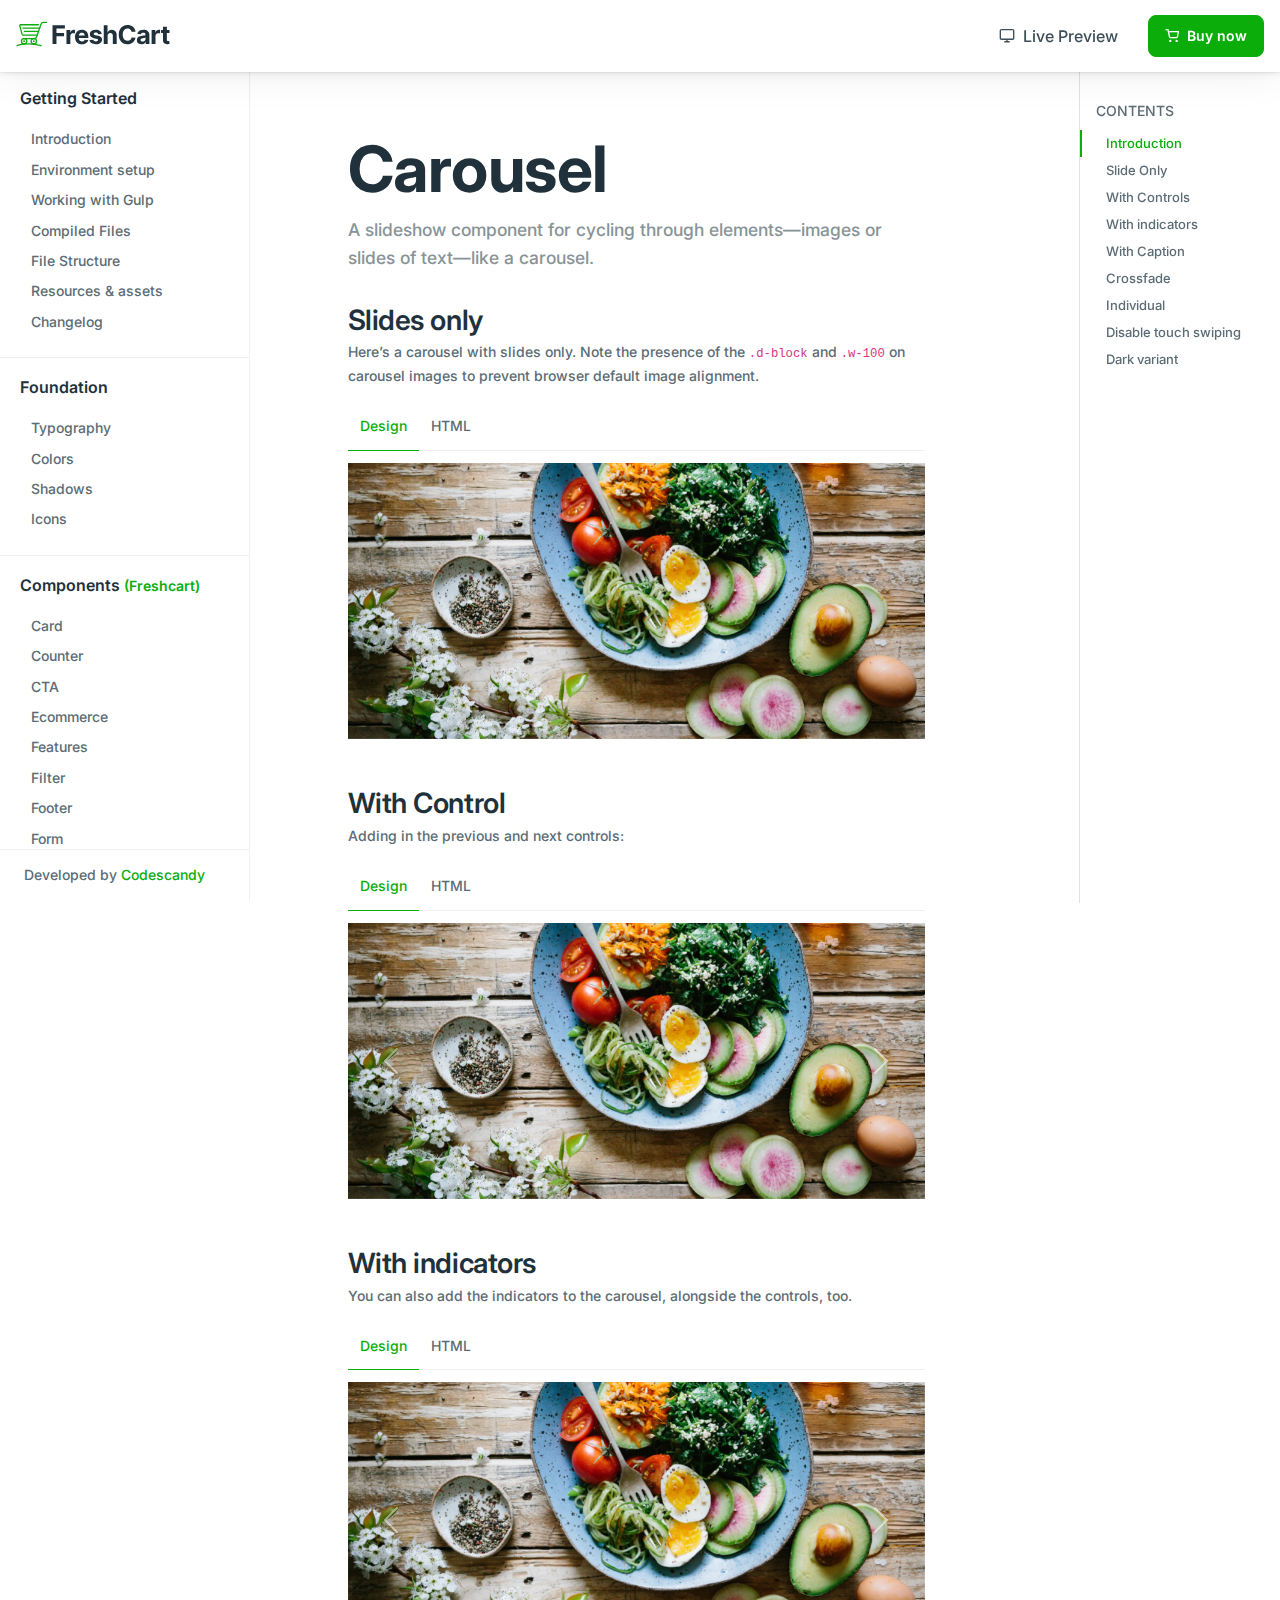
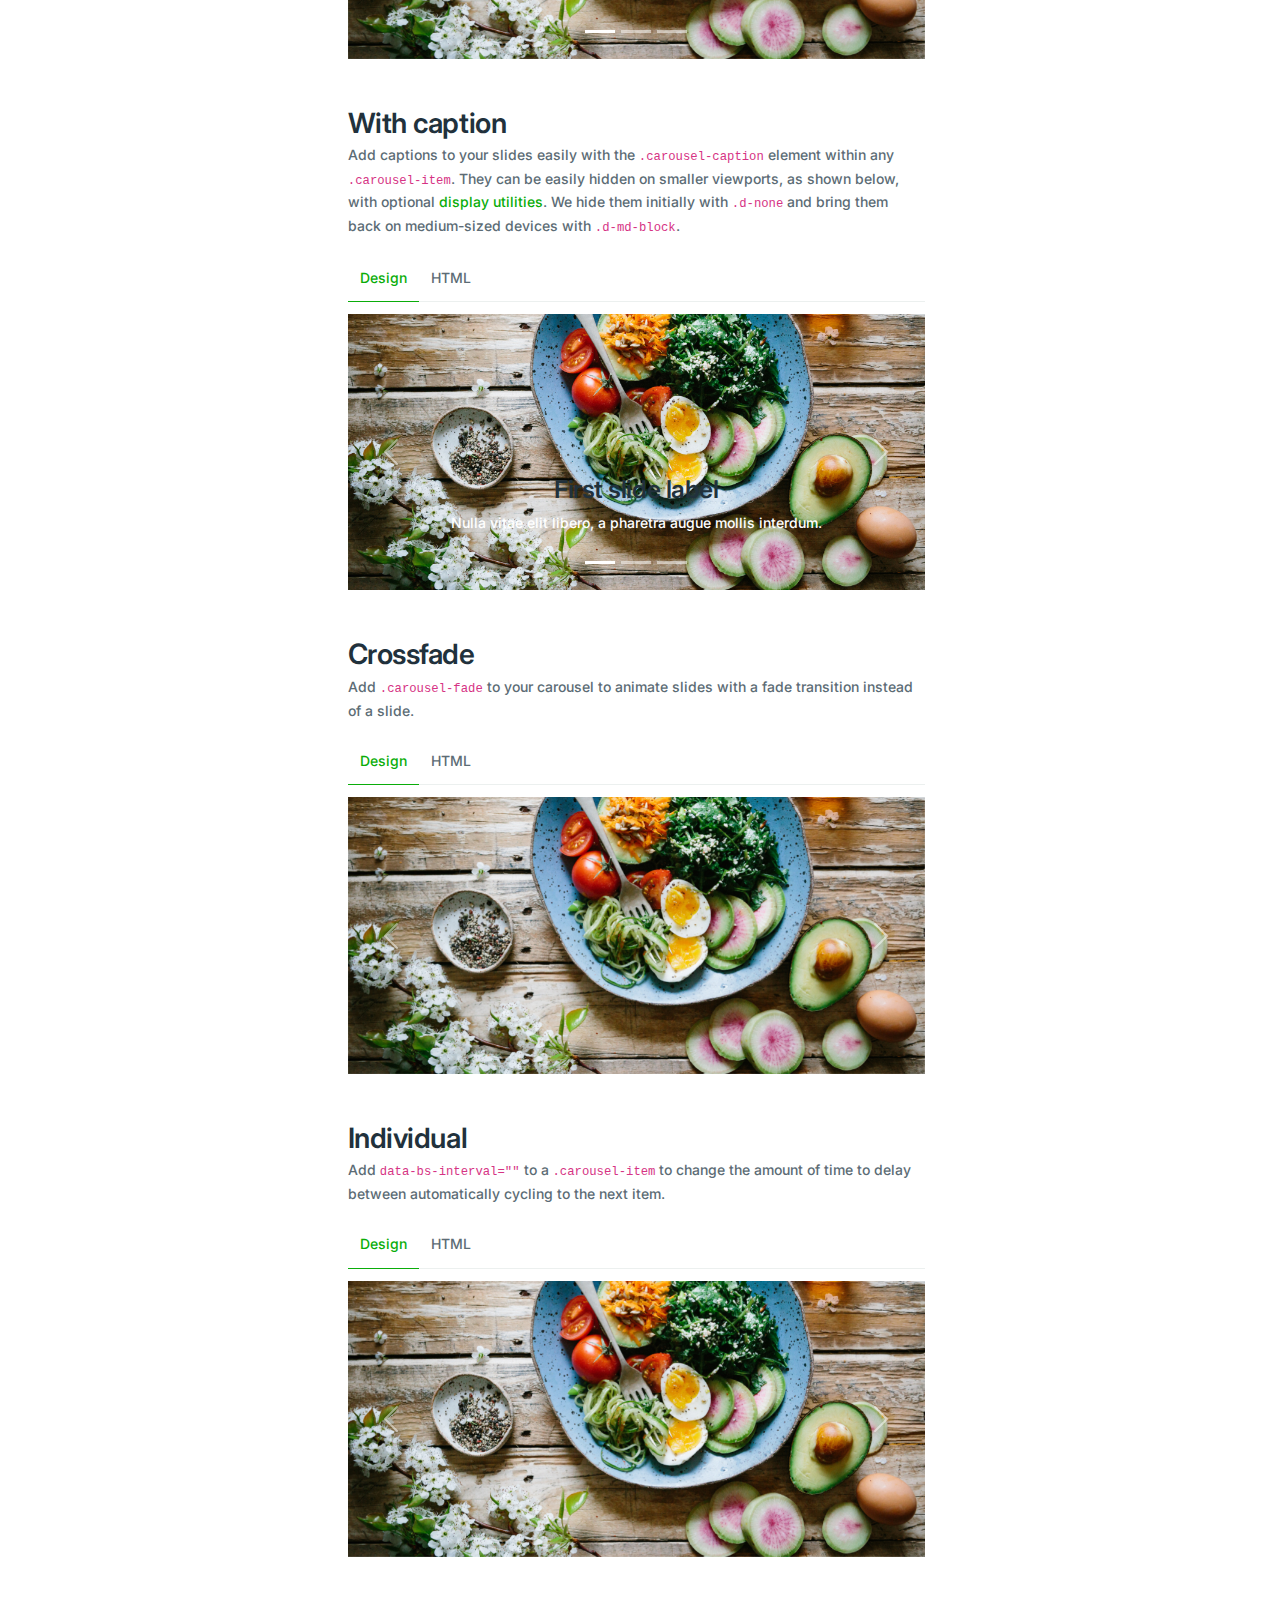
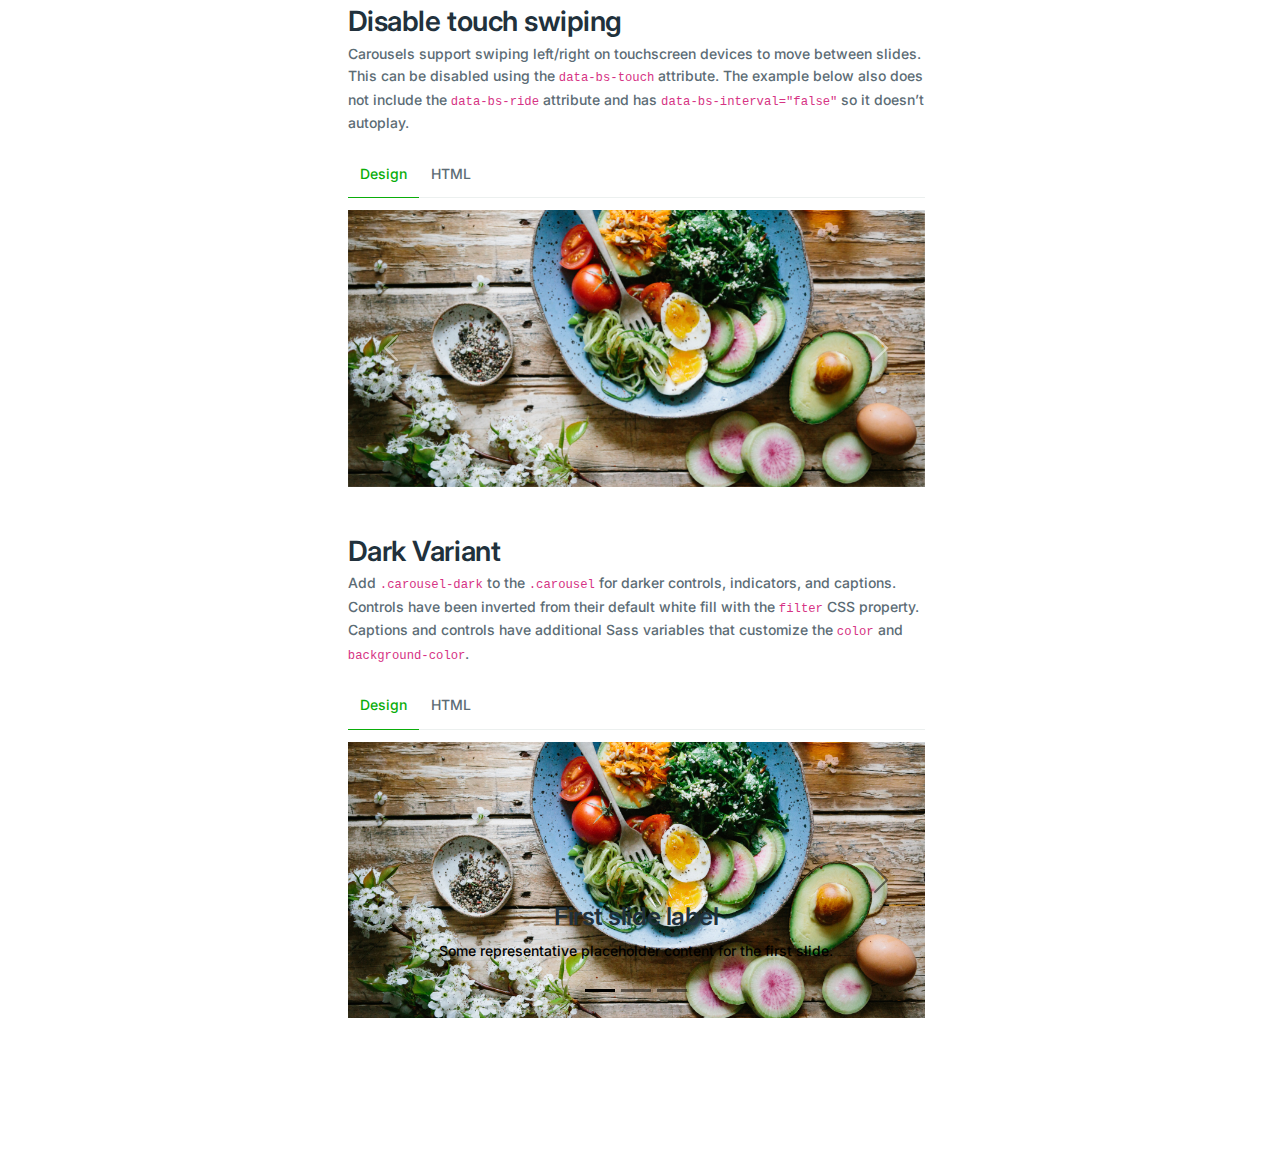
<file: docs/carousel.html>
<!DOCTYPE html>
<html lang="en">


<!-- Mirrored from freshcart.codescandy.com/docs/carousel.html by HTTrack Website Copier/3.x [XR&CO'2014], Fri, 31 Mar 2023 10:11:25 GMT -->
<head>
    <title>Carousel | FreshCart - eCommerce HTML Template</title>
    <!-- Required meta tags -->
<meta charset="utf-8">
<meta name="viewport" content="width=device-width, initial-scale=1, shrink-to-fit=no">
<meta name="description" content="">
<meta content="Codescandy" name="author">

<!-- Google tag (gtag.js) -->
<script async src="https://www.googletagmanager.com/gtag/js?id=G-M8S4MT3EYG"></script>
<script>
  window.dataLayer = window.dataLayer || [];
  function gtag(){dataLayer.push(arguments);}
  gtag('js', new Date());

  gtag('config', 'G-M8S4MT3EYG');
</script>

<!-- Favicon icon-->
<link rel="shortcut icon" type="image/x-icon" href="../assets/images/favicon/favicon.ico">


<!-- Libs CSS -->
<link href="../assets/libs/bootstrap-icons/font/bootstrap-icons.css" rel="stylesheet">
<link href="../assets/libs/feather-webfont/dist/feather-icons.css" rel="stylesheet">
<link href="../assets/libs/simplebar/dist/simplebar.min.css" rel="stylesheet">


<!-- Theme CSS -->
<link rel="stylesheet" href="../assets/css/theme.min.css">


    <link href="../assets/libs/prismjs/themes/prism-okaidia.min.css" rel="stylesheet">
</head>

<body class="bg-white">
   <main class="docs-main-wrapper">
        <!-- Docs header -->
<div class="docs-header">
    <nav class="navbar navbar-expand-lg navbar-light bg-white fixed-top ms-0 py-2">
       <a class="navbar-brand me-0" href="../index.html"><img src="../assets/images/logo/freshcart-logo.svg" alt=""> </a>
       <ul class="navbar-nav ms-auto flex-row align-items-center">
         <li class="nav-item d-none d-md-block">
            <a class="nav-link me-4 border-bottom-0" href="../index.html"><i class="feather-icon icon-monitor me-2"></i>Live Preview</a>
         </li>
          <li class="nav-item docs-header-btn">
             <a class="btn btn-primary me-2 me-lg-0" href="https://bit.ly/freshcart"><i class="feather-icon icon-shopping-cart me-2"></i>Buy now</a>
          </li>
          <li class="nav-item d-md-none">
             <button class="navbar-toggler" type="button" data-bs-toggle="collapse" data-bs-target="#navbarNav"  aria-expanded="false" aria-label="Toggle navigation">
               <svg xmlns="http://www.w3.org/2000/svg" width="32" height="32" fill="currentColor" class="bi bi-list text-primary" viewBox="0 0 16 16">
                  <path fill-rule="evenodd" d="M2.5 12a.5.5 0 0 1 .5-.5h10a.5.5 0 0 1 0 1H3a.5.5 0 0 1-.5-.5zm0-4a.5.5 0 0 1 .5-.5h10a.5.5 0 0 1 0 1H3a.5.5 0 0 1-.5-.5zm0-4a.5.5 0 0 1 .5-.5h10a.5.5 0 0 1 0 1H3a.5.5 0 0 1-.5-.5z"/>
                </svg>
             </button>
          </li>
       </ul>
    </nav>
 </div>

        <!-- Left sidebar -->
        <!-- Nav Sidebar -->
<div class="docs-nav-sidebar">
  <div class="py-8"></div>
  <div class=" docs-nav " data-simplebar>
    <nav class="navbar navbar-expand-md">
      <div class="collapse navbar-collapse " id="navbarNav">
        <ul class="navbar-nav flex-column" id="sidebarnav">
          <li class="navbar-header">
            <h5 class="heading">Getting Started</h5>
          </li>
          <li class="nav-item"><a href="index.html" class="nav-link">Introduction</a></li>
          <li class="nav-item"><a href="environment-setup.html" class="nav-link">Environment setup</a></li>
          <li class="nav-item"><a href="working-with-gulp.html" class="nav-link">Working with Gulp</a>
          </li>
          <li class="nav-item"><a href="compiled-files.html" class="nav-link">Compiled Files</a>
          </li>
          <li class="nav-item"><a href="file-structure.html" class="nav-link">File Structure</a></li>
          <li class="nav-item"><a href="resources-assets.html" class="nav-link">Resources & assets</a></li>
          <li class="nav-item"><a href="changelog.html" class="nav-link">Changelog</a></li>


          <li>
            <div class="navbar-border"></div>
          </li>
          <li class="navbar-header mt-0">
            <h5 class="heading">Foundation</h5>
          </li>
          <li class="nav-item"><a href="typography.html" class="nav-link">Typography</a></li>
          <li class="nav-item"><a href="colors.html" class="nav-link">Colors</a></li>
          <li class="nav-item"><a href="shadows.html" class="nav-link">Shadows</a></li>
          <li class="nav-item"><a href="icons.html" class="nav-link">Icons</a></li>

          <li>
            <div class="navbar-border"></div>
          </li>
          <li class="navbar-header mt-0">
            <h5 class="heading">Components <small class="text-primary">(Freshcart)</small></h5>
          </li>
          <li class="nav-item"><a href="components/card.html" class="nav-link">Card</a></li>
          <li class="nav-item"><a href="components/counter.html" class="nav-link">Counter</a></li>
          <li class="nav-item"><a href="components/cta.html" class="nav-link">CTA</a></li>
          <li class="nav-item"><a href="components/ecommerce.html" class="nav-link">Ecommerce</a></li>
          <li class="nav-item"><a href="components/features.html" class="nav-link">Features</a></li>
          <li class="nav-item"><a href="components/filter.html" class="nav-link">Filter</a></li>
   
          <li class="nav-item"><a href="components/footer.html" class="nav-link">Footer</a></li>
          <li class="nav-item"><a href="components/form.html" class="nav-link">Form</a></li>
          <li class="nav-item"><a href="components/list.html" class="nav-link">List</a></li>
          <li class="nav-item"><a href="components/navbar.html" class="nav-link">Navbar</a></li>
         
          <li class="nav-item"><a href="components/review.html" class="nav-link">Review</a></li>
        <li class="nav-item"><a href="components/sidebar.html" class="nav-link">Sidebar</a></li>
          <li class="nav-item"><a href="components/slider.html" class="nav-link">Slider</a></li>
          <li class="nav-item"><a href="components/table.html" class="nav-link">Table</a></li>

          <li>
            <div class="navbar-border"></div>
          </li>
          <li class="navbar-header mt-0">
            <h5 class="heading">Components</h5>
          </li>
          <li class="nav-item">
            <a href="accordions.html" class="nav-link">
              Accordions
            </a>
          </li>
          <li class="nav-item">
            <a href="alerts.html" class="nav-link">
              Alerts
            </a>
          </li>
      
          <li class="nav-item">
            <a href="badge.html" class="nav-link">
              Badge
            </a>
          </li>

          <li class="nav-item">
            <a href="breadcrumb.html" class="nav-link">
              Breadcrumb
            </a>
          </li>
          <li class="nav-item">
            <a href="buttons.html" class="nav-link">
              Buttons
            </a>
          </li>
          <li class="nav-item">
            <a href="button-group.html" class="nav-link">
              Button group
            </a>
          </li>
          <li class="nav-item">
            <a href="card.html" class="nav-link">
              Card
            </a>
          </li>
          <li class="nav-item">
            <a href="carousel.html" class="nav-link">
              Carousel
            </a>
          </li>
          <li class="nav-item">
            <a href="close-button.html" class="nav-link">
              Close Button
            </a>
          </li>
          <li class="nav-item">
            <a href="collapse.html" class="nav-link">
              Collapse
            </a>
          </li>
          <li class="nav-item">
            <a href="dropdowns.html" class="nav-link">
              Dropdowns
            </a>
          </li>
          
          <li class="nav-item">
            <a href="list-group.html" class="nav-link">
              List group
            </a>
          </li>

          <li class="nav-item">
            <a href="modal.html" class="nav-link">
              Modal
            </a>
          </li>
          <li class="nav-item">
            <a href="navs-tabs.html" class="nav-link">
              Navs and tabs
            </a>
          </li>
          <li class="nav-item">
            <a href="navbar.html" class="nav-link">
              Navbar
            </a>
          </li>
          <li class="nav-item">
            <a href="offcanvas.html" class="nav-link">
              Offcanvas
            </a>
          </li>
          <li class="nav-item">
            <a href="pagination.html" class="nav-link">
              Pagination
            </a>
          </li>
          <li class="nav-item">
            <a href="placeholders.html" class="nav-link">
              Placeholders
            </a>
          </li>
          <li class="nav-item">
            <a href="popovers.html" class="nav-link">
              Popovers
            </a>
          </li>
          <li class="nav-item">
            <a href="progress.html" class="nav-link">
              Progress
            </a>
          </li>
          <li class="nav-item">
            <a href="scrollspy.html" class="nav-link">
              Scrollspy
            </a>
          </li>
          <li class="nav-item">
            <a href="spinners.html" class="nav-link">
              Spinners
            </a>
          </li>
          <li class="nav-item">
            <a href="tables.html" class="nav-link">
              Tables
            </a>
          </li>
          <li class="nav-item">
            <a href="toasts.html" class="nav-link">
              Toasts
            </a>
          </li>
          <li class="nav-item">
            <a href="tooltips.html" class="nav-link">
              Tooltips
            </a>
          </li>
          <li>
            <div class="navbar-border"></div>
          </li>
          <li class="navbar-header mt-0">
            <h5 class="heading">Forms</h5>
          </li>
          <li class="nav-item">
            <a href="forms.html" class="nav-link">
              Basic Forms
            </a>
          </li>
         
          <li class="nav-item">
            <a href="input-group.html" class="nav-link">
              Input Group
            </a>
          </li>
        
         
          <li>
            <div class="navbar-border"></div>
          </li>
          
          <li class="navbar-header mt-0">
            <h5 class="heading">Utilities</h5>
          </li>
          <li class="nav-item"><a href="background.html" class="nav-link">Background</a></li>
          <li class="nav-item"><a href="borders.html" class="nav-link"> Borders </a></li>
          <li class="nav-item"><a href="colored-links.html" class="nav-link"> Colored Links </a></li>
          <li class="nav-item"><a href="opacity.html" class="nav-link"> Opacity </a></li>
          <li class="nav-item"><a href="ratio.html" class="nav-link"> Ratio </a></li>
          <li class="nav-item"><a href="stacks.html" class="nav-link"> Stacks </a></li>
          <li class="nav-item"><a href="text-color.html" class="nav-link">Colors</a></li>
          <li class="nav-item"><a href="text.html" class="nav-link"> Text </a></li>
          <li class="nav-item"><a href="text-truncation.html" class="nav-link"> Text truncation </a></li>
          <li class="nav-item"><a href="vertical-rule.html" class="nav-link"> Vertical rule </a></li>
        </ul>
      </div>
    </nav>
  </div>
  <div class="nav-footer">
    <p class="mb-0"> Developed by <a href="https://codescandy.com/" target="_blank">Codescandy</a></p>
  </div>
</div>
        <!-- Wrapper  -->
        <div class="docs-wrapper">
            <div class="container-fluid">
                <div class="row">
                    <div class="offset-xxl-2 col-xxl-6 offset-xl-1 col-xl-7 col-md-12 col-sm-12 col-12">
                        <div class="docs-content mx-xxl-9">
                           <div class="row">
                                <div class="col-xl-12 col-lg-12 col-md-12 col-sm-12 col-12">
                                    <div class="mb-8" id="intro">
                                        <h1 class="mb-2 fw-bold display-3">Carousel</h1>
                                        <p class="mb-6 lead text-muted">A slideshow component for cycling through elements—images or slides of text—like a carousel.</p>
                                    </div>
                                </div>
                            </div>
                            <!-- Slides only -->
                            <div class="row">
                                <div class="col-xl-12 col-lg-12 col-md-12 col-sm-12 col-12">
                                    <div id="slide" class="mb-4">
                                        <h2 class="fw-semi-bold mb-1">Slides only</h2>
                                        <p>Here’s a carousel with slides only. Note the presence of the <code class="highlighter-rouge">.d-block</code> and <code class="highlighter-rouge">.w-100</code> on carousel images to prevent browser default image
                                            alignment.
                                        </p>
                                    </div>
                                    <div class="mb-10">
                                        <ul class="nav nav-line-bottom mb-3" id="pills-tab-carousel-slide" role="tablist">
                                            <li class="nav-item">
                                                <a class="nav-link active" id="pills-carousel-slide-design-tab" data-bs-toggle="pill" href="#pills-carousel-slide-design" role="tab" aria-controls="pills-carousel-slide-design" aria-selected="true">Design</a>
                                            </li>
                                            <li class="nav-item">
                                                <a class="nav-link" id="pills-carousel-slide-html-tab" data-bs-toggle="pill" href="#pills-carousel-slide-html" role="tab" aria-controls="pills-carousel-slide-html" aria-selected="false">HTML</a>
                                            </li>
                                        </ul>
                                        <div class="tab-content" id="pills-tabContent-carousel-slide">
                                            <div class="tab-pane tab-example-design fade show active" id="pills-carousel-slide-design" role="tabpanel" aria-labelledby="pills-carousel-slide-design-tab">
                                                <div id="carouselExampleSlidesOnly" class="carousel slide" data-bs-ride="carousel">
                                                    <div class="carousel-inner">
                                                        <div class="carousel-item active">
                                                            <img src="../assets/images/blog/blog-img-1.jpg" class="d-block w-100 " alt="">
                                                        </div>
                                                        <div class="carousel-item">
                                                            <img src="../assets/images/blog/blog-img-2.jpg" class="d-block w-100 " alt="">
                                                        </div>
                                                        <div class="carousel-item">
                                                            <img src="../assets/images/blog/blog-img-3.jpg" class="d-block w-100 " alt="">
                                                        </div>
                                                    </div>
                                                </div>
                                            </div>
                                            <div class="tab-pane tab-example-html fade " id="pills-carousel-slide-html" role="tabpanel" aria-labelledby="pills-carousel-slide-html-tab">

                                                        <pre><code class="language-markup" data-copy-state="copy">  <span class="token comment">&lt;!-- Slides only --&gt;</span>
<span class="token tag"><span class="token tag"><span class="token punctuation">&lt;</span>div</span> <span class="token attr-name">id</span><span class="token attr-value"><span class="token punctuation">=</span><span class="token punctuation">"</span>carouselExampleSlidesOnly<span class="token punctuation">"</span></span> <span class="token attr-name">class</span><span class="token attr-value"><span class="token punctuation">=</span><span class="token punctuation">"</span>carousel slide<span class="token punctuation">"</span></span> <span class="token attr-name">data-bs-ride</span><span class="token attr-value"><span class="token punctuation">=</span><span class="token punctuation">"</span>carousel<span class="token punctuation">"</span></span><span class="token punctuation">&gt;</span></span>
  <span class="token tag"><span class="token tag"><span class="token punctuation">&lt;</span>div</span> <span class="token attr-name">class</span><span class="token attr-value"><span class="token punctuation">=</span><span class="token punctuation">"</span>carousel-inner<span class="token punctuation">"</span></span><span class="token punctuation">&gt;</span></span>
    <span class="token tag"><span class="token tag"><span class="token punctuation">&lt;</span>div</span> <span class="token attr-name">class</span><span class="token attr-value"><span class="token punctuation">=</span><span class="token punctuation">"</span>carousel-item active<span class="token punctuation">"</span></span><span class="token punctuation">&gt;</span></span>
        <span class="token tag"><span class="token tag"><span class="token punctuation">&lt;</span>img</span> <span class="token attr-name">src</span><span class="token attr-value"><span class="token punctuation">=</span><span class="token punctuation">"</span>../assets/images/blog/blog-img-1.jpg<span class="token punctuation">"</span></span> <span class="token attr-name">class</span><span class="token attr-value"><span class="token punctuation">=</span><span class="token punctuation">"</span>d-block w-100 <span class="token punctuation">"</span></span> <span class="token attr-name">alt</span><span class="token attr-value"><span class="token punctuation">=</span><span class="token punctuation">"</span>...<span class="token punctuation">"</span></span><span class="token punctuation">&gt;</span></span>
    <span class="token tag"><span class="token tag"><span class="token punctuation">&lt;/</span>div</span><span class="token punctuation">&gt;</span></span>
    <span class="token tag"><span class="token tag"><span class="token punctuation">&lt;</span>div</span> <span class="token attr-name">class</span><span class="token attr-value"><span class="token punctuation">=</span><span class="token punctuation">"</span>carousel-item<span class="token punctuation">"</span></span><span class="token punctuation">&gt;</span></span>
      <span class="token tag"><span class="token tag"><span class="token punctuation">&lt;</span>img</span> <span class="token attr-name">src</span><span class="token attr-value"><span class="token punctuation">=</span><span class="token punctuation">"</span>../assets/images/blog/blog-img-1.jpg<span class="token punctuation">"</span></span> <span class="token attr-name">class</span><span class="token attr-value"><span class="token punctuation">=</span><span class="token punctuation">"</span>d-block w-100 <span class="token punctuation">"</span></span> <span class="token attr-name">alt</span><span class="token attr-value"><span class="token punctuation">=</span><span class="token punctuation">"</span>...<span class="token punctuation">"</span></span><span class="token punctuation">&gt;</span></span>
    <span class="token tag"><span class="token tag"><span class="token punctuation">&lt;/</span>div</span><span class="token punctuation">&gt;</span></span>
    <span class="token tag"><span class="token tag"><span class="token punctuation">&lt;</span>div</span> <span class="token attr-name">class</span><span class="token attr-value"><span class="token punctuation">=</span><span class="token punctuation">"</span>carousel-item<span class="token punctuation">"</span></span><span class="token punctuation">&gt;</span></span>
      <span class="token tag"><span class="token tag"><span class="token punctuation">&lt;</span>img</span> <span class="token attr-name">src</span><span class="token attr-value"><span class="token punctuation">=</span><span class="token punctuation">"</span>../assets/images/blog/blog-img-1.jpg<span class="token punctuation">"</span></span> <span class="token attr-name">class</span><span class="token attr-value"><span class="token punctuation">=</span><span class="token punctuation">"</span>d-block w-100 <span class="token punctuation">"</span></span> <span class="token attr-name">alt</span><span class="token attr-value"><span class="token punctuation">=</span><span class="token punctuation">"</span>...<span class="token punctuation">"</span></span><span class="token punctuation">&gt;</span></span>
    <span class="token tag"><span class="token tag"><span class="token punctuation">&lt;/</span>div</span><span class="token punctuation">&gt;</span></span>
  <span class="token tag"><span class="token tag"><span class="token punctuation">&lt;/</span>div</span><span class="token punctuation">&gt;</span></span>
<span class="token tag"><span class="token tag"><span class="token punctuation">&lt;/</span>div</span><span class="token punctuation">&gt;</span></span>
          </code></pre>

                                            </div>
                                        </div>
                                    </div>
                                </div>
                            </div>
                            <!-- Slides only -->

                            <!-- with control -->
                            <div class="row">
                                <div class="col-xl-12 col-lg-12 col-md-12 col-sm-12 col-12">
                                    <div id="with-controls" class="mb-4">
                                        <h2 class="fw-semi-bold mb-1">With Control</h2>
                                        <p>Adding in the previous and next controls:</p>
                                    </div>
                                    <div class="mb-10">
                                        <ul class="nav nav-line-bottom mb-3" id="pills-tab-with-control-slide" role="tablist">
                                            <li class="nav-item">
                                                <a class="nav-link active" id="pills-with-control-slide-design-tab" data-bs-toggle="pill" href="#pills-with-control-slide-design" role="tab" aria-controls="pills-with-control-slide-design" aria-selected="true">Design</a>
                                            </li>
                                            <li class="nav-item">
                                                <a class="nav-link" id="pills-with-control-slide-html-tab" data-bs-toggle="pill" href="#pills-with-control-slide-html" role="tab" aria-controls="pills-with-control-slide-html" aria-selected="false">HTML</a>
                                            </li>
                                        </ul>
                                        <div class="tab-content" id="pills-tabContent-with-control-slide">
                                            <div class="tab-pane tab-example-design fade show active" id="pills-with-control-slide-design" role="tabpanel" aria-labelledby="pills-with-control-slide-design-tab">
                                                <div id="carouselExampleControls" class="carousel slide" data-bs-ride="carousel">
                                                    <div class="carousel-inner">
                                                        <div class="carousel-item active">
                                                            <img src="../assets/images/blog/blog-img-1.jpg" class="d-block w-100 " alt="">
                                                        </div>
                                                        <div class="carousel-item">
                                                            <img src="../assets/images/blog/blog-img-1.jpg" class="d-block w-100 " alt="">
                                                        </div>
                                                        <div class="carousel-item">
                                                            <img src="../assets/images/blog/blog-img-1.jpg" class="d-block w-100 " alt="">
                                                        </div>
                                                    </div>
                                                    <a class="carousel-control-prev" href="#carouselExampleControls" role="button" data-bs-slide="prev">
                                                        <span class="carousel-control-prev-icon" aria-hidden="true"></span>
                                                        <span class="visually-hidden">Previous</span>
                                                    </a>
                                                    <a class="carousel-control-next" href="#carouselExampleControls" role="button" data-bs-slide="next">
                                                        <span class="carousel-control-next-icon" aria-hidden="true"></span>
                                                        <span class="visually-hidden">Next</span>
                                                    </a>
                                                </div>
                                            </div>
                                            <div class="tab-pane tab-example-html fade " id="pills-with-control-slide-html" role="tabpanel" aria-labelledby="pills-with-control-slide-html-tab">

                                                        <pre><code class="language-markup" data-copy-state="copy">  <span class="token comment">&lt;!-- With Control --&gt;</span>
<span class="token tag"><span class="token tag"><span class="token punctuation">&lt;</span>div</span> <span class="token attr-name">id</span><span class="token attr-value"><span class="token punctuation">=</span><span class="token punctuation">"</span>carouselExampleControls<span class="token punctuation">"</span></span> <span class="token attr-name">class</span><span class="token attr-value"><span class="token punctuation">=</span><span class="token punctuation">"</span>carousel slide<span class="token punctuation">"</span></span> <span class="token attr-name">data-bs-ride</span><span class="token attr-value"><span class="token punctuation">=</span><span class="token punctuation">"</span>carousel<span class="token punctuation">"</span></span><span class="token punctuation">&gt;</span></span>
  <span class="token tag"><span class="token tag"><span class="token punctuation">&lt;</span>div</span> <span class="token attr-name">class</span><span class="token attr-value"><span class="token punctuation">=</span><span class="token punctuation">"</span>carousel-inner<span class="token punctuation">"</span></span><span class="token punctuation">&gt;</span></span>
    <span class="token tag"><span class="token tag"><span class="token punctuation">&lt;</span>div</span> <span class="token attr-name">class</span><span class="token attr-value"><span class="token punctuation">=</span><span class="token punctuation">"</span>carousel-item active<span class="token punctuation">"</span></span><span class="token punctuation">&gt;</span></span>
      <span class="token tag"><span class="token tag"><span class="token punctuation">&lt;</span>img</span> <span class="token attr-name">src</span><span class="token attr-value"><span class="token punctuation">=</span><span class="token punctuation">"</span>../assets/images/blog/blog-img-1.jpg<span class="token punctuation">"</span></span> <span class="token attr-name">class</span><span class="token attr-value"><span class="token punctuation">=</span><span class="token punctuation">"</span>d-block w-100 <span class="token punctuation">"</span></span> <span class="token attr-name">alt</span><span class="token attr-value"><span class="token punctuation">=</span><span class="token punctuation">"</span>...<span class="token punctuation">"</span></span><span class="token punctuation">&gt;</span></span>
    <span class="token tag"><span class="token tag"><span class="token punctuation">&lt;/</span>div</span><span class="token punctuation">&gt;</span></span>
    <span class="token tag"><span class="token tag"><span class="token punctuation">&lt;</span>div</span> <span class="token attr-name">class</span><span class="token attr-value"><span class="token punctuation">=</span><span class="token punctuation">"</span>carousel-item<span class="token punctuation">"</span></span><span class="token punctuation">&gt;</span></span>
      <span class="token tag"><span class="token tag"><span class="token punctuation">&lt;</span>img</span> <span class="token attr-name">src</span><span class="token attr-value"><span class="token punctuation">=</span><span class="token punctuation">"</span>../assets/images/blog/blog-img-2.jpg<span class="token punctuation">"</span></span> <span class="token attr-name">class</span><span class="token attr-value"><span class="token punctuation">=</span><span class="token punctuation">"</span>d-block w-100 <span class="token punctuation">"</span></span> <span class="token attr-name">alt</span><span class="token attr-value"><span class="token punctuation">=</span><span class="token punctuation">"</span>...<span class="token punctuation">"</span></span><span class="token punctuation">&gt;</span></span>
    <span class="token tag"><span class="token tag"><span class="token punctuation">&lt;/</span>div</span><span class="token punctuation">&gt;</span></span>
    <span class="token tag"><span class="token tag"><span class="token punctuation">&lt;</span>div</span> <span class="token attr-name">class</span><span class="token attr-value"><span class="token punctuation">=</span><span class="token punctuation">"</span>carousel-item<span class="token punctuation">"</span></span><span class="token punctuation">&gt;</span></span>
      <span class="token tag"><span class="token tag"><span class="token punctuation">&lt;</span>img</span> <span class="token attr-name">src</span><span class="token attr-value"><span class="token punctuation">=</span><span class="token punctuation">"</span>../assets/images/blog/blog-img-3.jpg<span class="token punctuation">"</span></span> <span class="token attr-name">class</span><span class="token attr-value"><span class="token punctuation">=</span><span class="token punctuation">"</span>d-block w-100 <span class="token punctuation">"</span></span> <span class="token attr-name">alt</span><span class="token attr-value"><span class="token punctuation">=</span><span class="token punctuation">"</span>...<span class="token punctuation">"</span></span><span class="token punctuation">&gt;</span></span>
    <span class="token tag"><span class="token tag"><span class="token punctuation">&lt;/</span>div</span><span class="token punctuation">&gt;</span></span>
  <span class="token tag"><span class="token tag"><span class="token punctuation">&lt;/</span>div</span><span class="token punctuation">&gt;</span></span>
  <span class="token tag"><span class="token tag"><span class="token punctuation">&lt;</span>a</span> <span class="token attr-name">class</span><span class="token attr-value"><span class="token punctuation">=</span><span class="token punctuation">"</span>carousel-control-prev<span class="token punctuation">"</span></span> <span class="token attr-name">href</span><span class="token attr-value"><span class="token punctuation">=</span><span class="token punctuation">"</span>#carouselExampleControls<span class="token punctuation">"</span></span> <span class="token attr-name">role</span><span class="token attr-value"><span class="token punctuation">=</span><span class="token punctuation">"</span>button<span class="token punctuation">"</span></span> <span class="token attr-name">data-bs-slide</span><span class="token attr-value"><span class="token punctuation">=</span><span class="token punctuation">"</span>prev<span class="token punctuation">"</span></span><span class="token punctuation">&gt;</span></span>
    <span class="token tag"><span class="token tag"><span class="token punctuation">&lt;</span>span</span> <span class="token attr-name">class</span><span class="token attr-value"><span class="token punctuation">=</span><span class="token punctuation">"</span>carousel-control-prev-icon<span class="token punctuation">"</span></span> <span class="token attr-name">aria-hidden</span><span class="token attr-value"><span class="token punctuation">=</span><span class="token punctuation">"</span>true<span class="token punctuation">"</span></span><span class="token punctuation">&gt;</span></span><span class="token tag"><span class="token tag"><span class="token punctuation">&lt;/</span>span</span><span class="token punctuation">&gt;</span></span>
    <span class="token tag"><span class="token tag"><span class="token punctuation">&lt;</span>span</span> <span class="token attr-name">class</span><span class="token attr-value"><span class="token punctuation">=</span><span class="token punctuation">"</span>visually-hidden<span class="token punctuation">"</span></span><span class="token punctuation">&gt;</span></span>Previous<span class="token tag"><span class="token tag"><span class="token punctuation">&lt;/</span>span</span><span class="token punctuation">&gt;</span></span>
  <span class="token tag"><span class="token tag"><span class="token punctuation">&lt;/</span>a</span><span class="token punctuation">&gt;</span></span>
  <span class="token tag"><span class="token tag"><span class="token punctuation">&lt;</span>a</span> <span class="token attr-name">class</span><span class="token attr-value"><span class="token punctuation">=</span><span class="token punctuation">"</span>carousel-control-next<span class="token punctuation">"</span></span> <span class="token attr-name">href</span><span class="token attr-value"><span class="token punctuation">=</span><span class="token punctuation">"</span>#carouselExampleControls<span class="token punctuation">"</span></span> <span class="token attr-name">role</span><span class="token attr-value"><span class="token punctuation">=</span><span class="token punctuation">"</span>button<span class="token punctuation">"</span></span> <span class="token attr-name">data-bs-slide</span><span class="token attr-value"><span class="token punctuation">=</span><span class="token punctuation">"</span>next<span class="token punctuation">"</span></span><span class="token punctuation">&gt;</span></span>
    <span class="token tag"><span class="token tag"><span class="token punctuation">&lt;</span>span</span> <span class="token attr-name">class</span><span class="token attr-value"><span class="token punctuation">=</span><span class="token punctuation">"</span>carousel-control-next-icon<span class="token punctuation">"</span></span> <span class="token attr-name">aria-hidden</span><span class="token attr-value"><span class="token punctuation">=</span><span class="token punctuation">"</span>true<span class="token punctuation">"</span></span><span class="token punctuation">&gt;</span></span><span class="token tag"><span class="token tag"><span class="token punctuation">&lt;/</span>span</span><span class="token punctuation">&gt;</span></span>
    <span class="token tag"><span class="token tag"><span class="token punctuation">&lt;</span>span</span> <span class="token attr-name">class</span><span class="token attr-value"><span class="token punctuation">=</span><span class="token punctuation">"</span>visually-hidden<span class="token punctuation">"</span></span><span class="token punctuation">&gt;</span></span>Next<span class="token tag"><span class="token tag"><span class="token punctuation">&lt;/</span>span</span><span class="token punctuation">&gt;</span></span>
  <span class="token tag"><span class="token tag"><span class="token punctuation">&lt;/</span>a</span><span class="token punctuation">&gt;</span></span>
<span class="token tag"><span class="token tag"><span class="token punctuation">&lt;/</span>div</span><span class="token punctuation">&gt;</span></span> </code></pre>

                                            </div>
                                        </div>
                                    </div>
                                </div>
                            </div>
                            <!-- with control -->

                            <!-- With Indicators -->
                            <div class="row">
                                <div class="col-xl-12 col-lg-12 col-md-12 col-sm-12 col-12">
                                    <div id="with-indicators" class="mb-4">
                                        <h2 class="fw-semi-bold mb-1"> With indicators</h2>
                                        <p>You can also add the indicators to the carousel, alongside the controls, too.
                                        </p>
                                    </div>
                                    <div class="mb-10">
                                        <ul class="nav nav-line-bottom mb-3" id="pills-tab-with-indicators-slide" role="tablist">
                                            <li class="nav-item">
                                                <a class="nav-link active" id="pills-with-indicators-slide-design-tab" data-bs-toggle="pill" href="#pills-with-indicators-slide-design" role="tab" aria-controls="pills-with-indicators-slide-design" aria-selected="true">Design</a>
                                            </li>
                                            <li class="nav-item">
                                                <a class="nav-link" id="pills-with-indicators-slide-html-tab" data-bs-toggle="pill" href="#pills-with-indicators-slide-html" role="tab" aria-controls="pills-with-indicators-slide-html" aria-selected="false">HTML</a>
                                            </li>
                                        </ul>
                                        <div class="tab-content" id="pills-tabContent-with-indicators-slide">
                                            <div class="tab-pane tab-example-design fade show active" id="pills-with-indicators-slide-design" role="tabpanel" aria-labelledby="pills-with-indicators-slide-design-tab">
                                                <div id="carouselExampleIndicators" class="carousel slide" data-bs-ride="carousel">
                                                    <ol class="carousel-indicators">
                                                        <li data-bs-target="#carouselExampleIndicators" data-bs-slide-to="0" class="active"></li>
                                                        <li data-bs-target="#carouselExampleIndicators" data-bs-slide-to="1">
                                                        </li>
                                                        <li data-bs-target="#carouselExampleIndicators" data-bs-slide-to="2">
                                                        </li>
                                                    </ol>
                                                    <div class="carousel-inner">
                                                        <div class="carousel-item active">
                                                            <img src="../assets/images/blog/blog-img-1.jpg" class="d-block w-100 " alt="">
                                                        </div>
                                                        <div class="carousel-item">
                                                            <img src="../assets/images/blog/blog-img-2.jpg" class="d-block w-100 " alt="">
                                                        </div>
                                                        <div class="carousel-item">
                                                            <img src="../assets/images/blog/blog-img-3.jpg" class="d-block w-100 " alt="">
                                                        </div>
                                                    </div>
                                                    <a class="carousel-control-prev" href="#carouselExampleIndicators" role="button" data-bs-slide="prev">
                                                        <span class="carousel-control-prev-icon" aria-hidden="true"></span>
                                                        <span class="visually-hidden">Previous</span>
                                                    </a>
                                                    <a class="carousel-control-next" href="#carouselExampleIndicators" role="button" data-bs-slide="next">
                                                        <span class="carousel-control-next-icon" aria-hidden="true"></span>
                                                        <span class="visually-hidden">Next</span>
                                                    </a>
                                                </div>
                                            </div>
                                            <div class="tab-pane tab-example-html fade " id="pills-with-indicators-slide-html" role="tabpanel" aria-labelledby="pills-with-indicators-slide-html-tab">

                                                        <pre><code class="language-markup" data-copy-state="copy"> <span class="token comment">&lt;!-- With Indicators --&gt;</span>
<span class="token tag"><span class="token tag"><span class="token punctuation">&lt;</span>div</span> <span class="token attr-name">id</span><span class="token attr-value"><span class="token punctuation">=</span><span class="token punctuation">"</span>carouselExampleIndicators<span class="token punctuation">"</span></span> <span class="token attr-name">class</span><span class="token attr-value"><span class="token punctuation">=</span><span class="token punctuation">"</span>carousel slide<span class="token punctuation">"</span></span> <span class="token attr-name">data-bs-ride</span><span class="token attr-value"><span class="token punctuation">=</span><span class="token punctuation">"</span>carousel<span class="token punctuation">"</span></span><span class="token punctuation">&gt;</span></span>
  <span class="token tag"><span class="token tag"><span class="token punctuation">&lt;</span>ol</span> <span class="token attr-name">class</span><span class="token attr-value"><span class="token punctuation">=</span><span class="token punctuation">"</span>carousel-indicators<span class="token punctuation">"</span></span><span class="token punctuation">&gt;</span></span>
    <span class="token tag"><span class="token tag"><span class="token punctuation">&lt;</span>li</span> <span class="token attr-name">data-bs-target</span><span class="token attr-value"><span class="token punctuation">=</span><span class="token punctuation">"</span>#carouselExampleIndicators<span class="token punctuation">"</span></span> <span class="token attr-name">data-bs-slide-to</span><span class="token attr-value"><span class="token punctuation">=</span><span class="token punctuation">"</span>0<span class="token punctuation">"</span></span> <span class="token attr-name">class</span><span class="token attr-value"><span class="token punctuation">=</span><span class="token punctuation">"</span>active<span class="token punctuation">"</span></span><span class="token punctuation">&gt;</span></span><span class="token tag"><span class="token tag"><span class="token punctuation">&lt;/</span>li</span><span class="token punctuation">&gt;</span></span>
    <span class="token tag"><span class="token tag"><span class="token punctuation">&lt;</span>li</span> <span class="token attr-name">data-bs-target</span><span class="token attr-value"><span class="token punctuation">=</span><span class="token punctuation">"</span>#carouselExampleIndicators<span class="token punctuation">"</span></span> <span class="token attr-name">data-bs-slide-to</span><span class="token attr-value"><span class="token punctuation">=</span><span class="token punctuation">"</span>1<span class="token punctuation">"</span></span><span class="token punctuation">&gt;</span></span><span class="token tag"><span class="token tag"><span class="token punctuation">&lt;/</span>li</span><span class="token punctuation">&gt;</span></span>
    <span class="token tag"><span class="token tag"><span class="token punctuation">&lt;</span>li</span> <span class="token attr-name">data-bs-target</span><span class="token attr-value"><span class="token punctuation">=</span><span class="token punctuation">"</span>#carouselExampleIndicators<span class="token punctuation">"</span></span> <span class="token attr-name">data-bs-slide-to</span><span class="token attr-value"><span class="token punctuation">=</span><span class="token punctuation">"</span>2<span class="token punctuation">"</span></span><span class="token punctuation">&gt;</span></span><span class="token tag"><span class="token tag"><span class="token punctuation">&lt;/</span>li</span><span class="token punctuation">&gt;</span></span>
  <span class="token tag"><span class="token tag"><span class="token punctuation">&lt;/</span>ol</span><span class="token punctuation">&gt;</span></span>
  <span class="token tag"><span class="token tag"><span class="token punctuation">&lt;</span>div</span> <span class="token attr-name">class</span><span class="token attr-value"><span class="token punctuation">=</span><span class="token punctuation">"</span>carousel-inner<span class="token punctuation">"</span></span><span class="token punctuation">&gt;</span></span>
    <span class="token tag"><span class="token tag"><span class="token punctuation">&lt;</span>div</span> <span class="token attr-name">class</span><span class="token attr-value"><span class="token punctuation">=</span><span class="token punctuation">"</span>carousel-item active<span class="token punctuation">"</span></span><span class="token punctuation">&gt;</span></span>
      <span class="token tag"><span class="token tag"><span class="token punctuation">&lt;</span>img</span> <span class="token attr-name">src</span><span class="token attr-value"><span class="token punctuation">=</span><span class="token punctuation">"</span>../assets/images/blog/blog-img-1.jpg<span class="token punctuation">"</span></span> <span class="token attr-name">class</span><span class="token attr-value"><span class="token punctuation">=</span><span class="token punctuation">"</span>d-block w-100 <span class="token punctuation">"</span></span> <span class="token attr-name">alt</span><span class="token attr-value"><span class="token punctuation">=</span><span class="token punctuation">"</span>...<span class="token punctuation">"</span></span><span class="token punctuation">&gt;</span></span>
    <span class="token tag"><span class="token tag"><span class="token punctuation">&lt;/</span>div</span><span class="token punctuation">&gt;</span></span>
    <span class="token tag"><span class="token tag"><span class="token punctuation">&lt;</span>div</span> <span class="token attr-name">class</span><span class="token attr-value"><span class="token punctuation">=</span><span class="token punctuation">"</span>carousel-item<span class="token punctuation">"</span></span><span class="token punctuation">&gt;</span></span>
      <span class="token tag"><span class="token tag"><span class="token punctuation">&lt;</span>img</span> <span class="token attr-name">src</span><span class="token attr-value"><span class="token punctuation">=</span><span class="token punctuation">"</span>../assets/images/blog/blog-img-2.jpg<span class="token punctuation">"</span></span> <span class="token attr-name">class</span><span class="token attr-value"><span class="token punctuation">=</span><span class="token punctuation">"</span>d-block w-100 <span class="token punctuation">"</span></span> <span class="token attr-name">alt</span><span class="token attr-value"><span class="token punctuation">=</span><span class="token punctuation">"</span>...<span class="token punctuation">"</span></span><span class="token punctuation">&gt;</span></span>
    <span class="token tag"><span class="token tag"><span class="token punctuation">&lt;/</span>div</span><span class="token punctuation">&gt;</span></span>
    <span class="token tag"><span class="token tag"><span class="token punctuation">&lt;</span>div</span> <span class="token attr-name">class</span><span class="token attr-value"><span class="token punctuation">=</span><span class="token punctuation">"</span>carousel-item<span class="token punctuation">"</span></span><span class="token punctuation">&gt;</span></span>
      <span class="token tag"><span class="token tag"><span class="token punctuation">&lt;</span>img</span> <span class="token attr-name">src</span><span class="token attr-value"><span class="token punctuation">=</span><span class="token punctuation">"</span>../assets/images/blog/blog-img-3.jpg<span class="token punctuation">"</span></span> <span class="token attr-name">class</span><span class="token attr-value"><span class="token punctuation">=</span><span class="token punctuation">"</span>d-block w-100 <span class="token punctuation">"</span></span> <span class="token attr-name">alt</span><span class="token attr-value"><span class="token punctuation">=</span><span class="token punctuation">"</span>...<span class="token punctuation">"</span></span><span class="token punctuation">&gt;</span></span>
    <span class="token tag"><span class="token tag"><span class="token punctuation">&lt;/</span>div</span><span class="token punctuation">&gt;</span></span>
  <span class="token tag"><span class="token tag"><span class="token punctuation">&lt;/</span>div</span><span class="token punctuation">&gt;</span></span>
  <span class="token tag"><span class="token tag"><span class="token punctuation">&lt;</span>a</span> <span class="token attr-name">class</span><span class="token attr-value"><span class="token punctuation">=</span><span class="token punctuation">"</span>carousel-control-prev<span class="token punctuation">"</span></span> <span class="token attr-name">href</span><span class="token attr-value"><span class="token punctuation">=</span><span class="token punctuation">"</span>#carouselExampleIndicators<span class="token punctuation">"</span></span> <span class="token attr-name">role</span><span class="token attr-value"><span class="token punctuation">=</span><span class="token punctuation">"</span>button<span class="token punctuation">"</span></span> <span class="token attr-name">data-bs-slide</span><span class="token attr-value"><span class="token punctuation">=</span><span class="token punctuation">"</span>prev<span class="token punctuation">"</span></span><span class="token punctuation">&gt;</span></span>
    <span class="token tag"><span class="token tag"><span class="token punctuation">&lt;</span>span</span> <span class="token attr-name">class</span><span class="token attr-value"><span class="token punctuation">=</span><span class="token punctuation">"</span>carousel-control-prev-icon<span class="token punctuation">"</span></span> <span class="token attr-name">aria-hidden</span><span class="token attr-value"><span class="token punctuation">=</span><span class="token punctuation">"</span>true<span class="token punctuation">"</span></span><span class="token punctuation">&gt;</span></span><span class="token tag"><span class="token tag"><span class="token punctuation">&lt;/</span>span</span><span class="token punctuation">&gt;</span></span>
    <span class="token tag"><span class="token tag"><span class="token punctuation">&lt;</span>span</span> <span class="token attr-name">class</span><span class="token attr-value"><span class="token punctuation">=</span><span class="token punctuation">"</span>visually-hidden<span class="token punctuation">"</span></span><span class="token punctuation">&gt;</span></span>Previous<span class="token tag"><span class="token tag"><span class="token punctuation">&lt;/</span>span</span><span class="token punctuation">&gt;</span></span>
  <span class="token tag"><span class="token tag"><span class="token punctuation">&lt;/</span>a</span><span class="token punctuation">&gt;</span></span>
  <span class="token tag"><span class="token tag"><span class="token punctuation">&lt;</span>a</span> <span class="token attr-name">class</span><span class="token attr-value"><span class="token punctuation">=</span><span class="token punctuation">"</span>carousel-control-next<span class="token punctuation">"</span></span> <span class="token attr-name">href</span><span class="token attr-value"><span class="token punctuation">=</span><span class="token punctuation">"</span>#carouselExampleIndicators<span class="token punctuation">"</span></span> <span class="token attr-name">role</span><span class="token attr-value"><span class="token punctuation">=</span><span class="token punctuation">"</span>button<span class="token punctuation">"</span></span> <span class="token attr-name">data-bs-slide</span><span class="token attr-value"><span class="token punctuation">=</span><span class="token punctuation">"</span>next<span class="token punctuation">"</span></span><span class="token punctuation">&gt;</span></span>
    <span class="token tag"><span class="token tag"><span class="token punctuation">&lt;</span>span</span> <span class="token attr-name">class</span><span class="token attr-value"><span class="token punctuation">=</span><span class="token punctuation">"</span>carousel-control-next-icon<span class="token punctuation">"</span></span> <span class="token attr-name">aria-hidden</span><span class="token attr-value"><span class="token punctuation">=</span><span class="token punctuation">"</span>true<span class="token punctuation">"</span></span><span class="token punctuation">&gt;</span></span><span class="token tag"><span class="token tag"><span class="token punctuation">&lt;/</span>span</span><span class="token punctuation">&gt;</span></span>
    <span class="token tag"><span class="token tag"><span class="token punctuation">&lt;</span>span</span> <span class="token attr-name">class</span><span class="token attr-value"><span class="token punctuation">=</span><span class="token punctuation">"</span>visually-hidden<span class="token punctuation">"</span></span><span class="token punctuation">&gt;</span></span>Next<span class="token tag"><span class="token tag"><span class="token punctuation">&lt;/</span>span</span><span class="token punctuation">&gt;</span></span>
  <span class="token tag"><span class="token tag"><span class="token punctuation">&lt;/</span>a</span><span class="token punctuation">&gt;</span></span>
<span class="token tag"><span class="token tag"><span class="token punctuation">&lt;/</span>div</span><span class="token punctuation">&gt;</span></span></code></pre>

                                            </div>
                                        </div>
                                    </div>
                                </div>
                            </div>
                            <!-- With Indicators -->

                            <!-- With captions -->
                            <div class="row">
                                <div class="col-xl-12 col-lg-12 col-md-12 col-sm-12 col-12">
                                    <div id="with-caption" class="mb-4">
                                        <h2 class="fw-semi-bold mb-1">With caption</h2>
                                        <p>Add captions to your slides easily with the <code class="highlighter-rouge">.carousel-caption</code> element within any
                                            <code class="highlighter-rouge">.carousel-item</code>. They can be easily hidden on smaller viewports, as shown below, with optional <a href="#">display utilities</a>. We hide them initially with <code class="highlighter-rouge">.d-none</code>                                            and bring them back on medium-sized devices with <code class="highlighter-rouge">.d-md-block</code>.</p>
                                    </div>
                                    <div class="mb-10">
                                        <ul class="nav nav-line-bottom mb-3" id="pills-tab-with-caption-slide" role="tablist">
                                            <li class="nav-item">
                                                <a class="nav-link active" id="pills-with-caption-slide-design-tab" data-bs-toggle="pill" href="#pills-with-caption-slide-design" role="tab" aria-controls="pills-with-caption-slide-design" aria-selected="true">Design</a>
                                            </li>
                                            <li class="nav-item">
                                                <a class="nav-link" id="pills-with-caption-slide-html-tab" data-bs-toggle="pill" href="#pills-with-caption-slide-html" role="tab" aria-controls="pills-with-caption-slide-html" aria-selected="false">HTML</a>
                                            </li>
                                        </ul>
                                        <div class="tab-content" id="pills-tabContent-with-caption-slide">
                                            <div class="tab-pane tab-example-design fade show active" id="pills-with-caption-slide-design" role="tabpanel" aria-labelledby="pills-with-caption-slide-design-tab">
                                                <div class="bd-example">
                                                    <div id="carouselExampleCaptions" class="carousel slide" data-bs-ride="carousel">
                                                        <ol class="carousel-indicators">
                                                            <li data-bs-target="#carouselExampleCaptions" data-bs-slide-to="0" class="active"></li>
                                                            <li data-bs-target="#carouselExampleCaptions" data-bs-slide-to="1"></li>
                                                            <li data-bs-target="#carouselExampleCaptions" data-bs-slide-to="2"></li>
                                                        </ol>
                                                        <div class="carousel-inner">
                                                            <div class="carousel-item active">
                                                                <img src="../assets/images/blog/blog-img-1.jpg" class="d-block w-100 " alt="">
                                                                <div class="carousel-caption d-none d-md-block">
                                                                    <h3>First slide label</h3>
                                                                    <p>Nulla vitae elit libero, a pharetra augue mollis interdum.
                                                                    </p>
                                                                </div>
                                                            </div>
                                                            <div class="carousel-item">
                                                                <img src="../assets/images/blog/blog-img-2.jpg" class="d-block w-100 " alt="">
                                                                <div class="carousel-caption d-none d-md-block">
                                                                    <h3>Second slide label</h3>
                                                                    <p>Lorem ipsum dolor sit amet, consectetur adipiscing elit.</p>
                                                                </div>
                                                            </div>
                                                            <div class="carousel-item">
                                                                <img src="../assets/images/blog/blog-img-3.jpg" class="d-block w-100 " alt="">
                                                                <div class="carousel-caption d-none d-md-block">
                                                                    <h3>Third slide label</h3>
                                                                    <p>Praesent commodo cursus magna, vel scelerisque nisl consectetur.</p>
                                                                </div>
                                                            </div>
                                                        </div>
                                                        <a class="carousel-control-prev" href="#carouselExampleCaptions" role="button" data-bs-slide="prev">
                                                            <span class="carousel-control-prev-icon" aria-hidden="true"></span>
                                                            <span class="visually-hidden">Previous</span>
                                                        </a>
                                                        <a class="carousel-control-next" href="#carouselExampleCaptions" role="button" data-bs-slide="next">
                                                            <span class="carousel-control-next-icon" aria-hidden="true"></span>
                                                            <span class="visually-hidden">Next</span>
                                                        </a>
                                                    </div>
                                                </div>
                                            </div>
                                            <div class="tab-pane tab-example-html fade " id="pills-with-caption-slide-html" role="tabpanel" aria-labelledby="pills-with-caption-slide-html-tab">

                                                        <pre><code class="language-markup" data-copy-state="copy"> <span class="token comment">&lt;!-- With Captions --&gt;</span>
 <span class="token tag"><span class="token tag"><span class="token punctuation">&lt;</span>div</span> <span class="token attr-name">class</span><span class="token attr-value"><span class="token punctuation">=</span><span class="token punctuation">"</span>bd-example<span class="token punctuation">"</span></span><span class="token punctuation">&gt;</span></span>
  <span class="token tag"><span class="token tag"><span class="token punctuation">&lt;</span>div</span> <span class="token attr-name">id</span><span class="token attr-value"><span class="token punctuation">=</span><span class="token punctuation">"</span>carouselExampleCaptions<span class="token punctuation">"</span></span> <span class="token attr-name">class</span><span class="token attr-value"><span class="token punctuation">=</span><span class="token punctuation">"</span>carousel slide<span class="token punctuation">"</span></span> <span class="token attr-name">data-bs-ride</span><span class="token attr-value"><span class="token punctuation">=</span><span class="token punctuation">"</span>carousel<span class="token punctuation">"</span></span><span class="token punctuation">&gt;</span></span>
    <span class="token tag"><span class="token tag"><span class="token punctuation">&lt;</span>ol</span> <span class="token attr-name">class</span><span class="token attr-value"><span class="token punctuation">=</span><span class="token punctuation">"</span>carousel-indicators<span class="token punctuation">"</span></span><span class="token punctuation">&gt;</span></span>
      <span class="token tag"><span class="token tag"><span class="token punctuation">&lt;</span>li</span> <span class="token attr-name">data-bs-target</span><span class="token attr-value"><span class="token punctuation">=</span><span class="token punctuation">"</span>#carouselExampleCaptions<span class="token punctuation">"</span></span> <span class="token attr-name">data-bs-slide-to</span><span class="token attr-value"><span class="token punctuation">=</span><span class="token punctuation">"</span>0<span class="token punctuation">"</span></span> <span class="token attr-name">class</span><span class="token attr-value"><span class="token punctuation">=</span><span class="token punctuation">"</span>active<span class="token punctuation">"</span></span><span class="token punctuation">&gt;</span></span><span class="token tag"><span class="token tag"><span class="token punctuation">&lt;/</span>li</span><span class="token punctuation">&gt;</span></span>
      <span class="token tag"><span class="token tag"><span class="token punctuation">&lt;</span>li</span> <span class="token attr-name">data-bs-target</span><span class="token attr-value"><span class="token punctuation">=</span><span class="token punctuation">"</span>#carouselExampleCaptions<span class="token punctuation">"</span></span> <span class="token attr-name">data-bs-slide-to</span><span class="token attr-value"><span class="token punctuation">=</span><span class="token punctuation">"</span>1<span class="token punctuation">"</span></span><span class="token punctuation">&gt;</span></span><span class="token tag"><span class="token tag"><span class="token punctuation">&lt;/</span>li</span><span class="token punctuation">&gt;</span></span>
      <span class="token tag"><span class="token tag"><span class="token punctuation">&lt;</span>li</span> <span class="token attr-name">data-bs-target</span><span class="token attr-value"><span class="token punctuation">=</span><span class="token punctuation">"</span>#carouselExampleCaptions<span class="token punctuation">"</span></span> <span class="token attr-name">data-bs-slide-to</span><span class="token attr-value"><span class="token punctuation">=</span><span class="token punctuation">"</span>2<span class="token punctuation">"</span></span><span class="token punctuation">&gt;</span></span><span class="token tag"><span class="token tag"><span class="token punctuation">&lt;/</span>li</span><span class="token punctuation">&gt;</span></span>
    <span class="token tag"><span class="token tag"><span class="token punctuation">&lt;/</span>ol</span><span class="token punctuation">&gt;</span></span>
    <span class="token tag"><span class="token tag"><span class="token punctuation">&lt;</span>div</span> <span class="token attr-name">class</span><span class="token attr-value"><span class="token punctuation">=</span><span class="token punctuation">"</span>carousel-inner<span class="token punctuation">"</span></span><span class="token punctuation">&gt;</span></span>
      <span class="token tag"><span class="token tag"><span class="token punctuation">&lt;</span>div</span> <span class="token attr-name">class</span><span class="token attr-value"><span class="token punctuation">=</span><span class="token punctuation">"</span>carousel-item active<span class="token punctuation">"</span></span><span class="token punctuation">&gt;</span></span>
        <span class="token tag"><span class="token tag"><span class="token punctuation">&lt;</span>img</span> <span class="token attr-name">src</span><span class="token attr-value"><span class="token punctuation">=</span><span class="token punctuation">"</span>../assets/images/blog/blog-img-1.jpg<span class="token punctuation">"</span></span> <span class="token attr-name">class</span><span class="token attr-value"><span class="token punctuation">=</span><span class="token punctuation">"</span>d-block w-100 <span class="token punctuation">"</span></span> <span class="token attr-name">alt</span><span class="token attr-value"><span class="token punctuation">=</span><span class="token punctuation">"</span>...<span class="token punctuation">"</span></span><span class="token punctuation">&gt;</span></span>
        <span class="token tag"><span class="token tag"><span class="token punctuation">&lt;</span>div</span> <span class="token attr-name">class</span><span class="token attr-value"><span class="token punctuation">=</span><span class="token punctuation">"</span>carousel-caption d-none d-md-block<span class="token punctuation">"</span></span><span class="token punctuation">&gt;</span></span>
          <span class="token tag"><span class="token tag"><span class="token punctuation">&lt;</span>h3</span><span class="token punctuation">&gt;</span></span>First slide label<span class="token tag"><span class="token tag"><span class="token punctuation">&lt;/</span>h3</span><span class="token punctuation">&gt;</span></span>
          <span class="token tag"><span class="token tag"><span class="token punctuation">&lt;</span>p</span><span class="token punctuation">&gt;</span></span>Nulla vitae elit libero, a pharetra augue mollis interdum.<span class="token tag"><span class="token tag"><span class="token punctuation">&lt;/</span>p</span><span class="token punctuation">&gt;</span></span>
        <span class="token tag"><span class="token tag"><span class="token punctuation">&lt;/</span>div</span><span class="token punctuation">&gt;</span></span>
      <span class="token tag"><span class="token tag"><span class="token punctuation">&lt;/</span>div</span><span class="token punctuation">&gt;</span></span>
      <span class="token tag"><span class="token tag"><span class="token punctuation">&lt;</span>div</span> <span class="token attr-name">class</span><span class="token attr-value"><span class="token punctuation">=</span><span class="token punctuation">"</span>carousel-item<span class="token punctuation">"</span></span><span class="token punctuation">&gt;</span></span>
        <span class="token tag"><span class="token tag"><span class="token punctuation">&lt;</span>img</span> <span class="token attr-name">src</span><span class="token attr-value"><span class="token punctuation">=</span><span class="token punctuation">"</span>../assets/images/blog/blog-img-2.jpg<span class="token punctuation">"</span></span> <span class="token attr-name">class</span><span class="token attr-value"><span class="token punctuation">=</span><span class="token punctuation">"</span>d-block w-100 <span class="token punctuation">"</span></span> <span class="token attr-name">alt</span><span class="token attr-value"><span class="token punctuation">=</span><span class="token punctuation">"</span>...<span class="token punctuation">"</span></span><span class="token punctuation">&gt;</span></span>
        <span class="token tag"><span class="token tag"><span class="token punctuation">&lt;</span>div</span> <span class="token attr-name">class</span><span class="token attr-value"><span class="token punctuation">=</span><span class="token punctuation">"</span>carousel-caption d-none d-md-block<span class="token punctuation">"</span></span><span class="token punctuation">&gt;</span></span>
          <span class="token tag"><span class="token tag"><span class="token punctuation">&lt;</span>h3</span><span class="token punctuation">&gt;</span></span>Second slide label<span class="token tag"><span class="token tag"><span class="token punctuation">&lt;/</span>h3</span><span class="token punctuation">&gt;</span></span>
          <span class="token tag"><span class="token tag"><span class="token punctuation">&lt;</span>p</span><span class="token punctuation">&gt;</span></span>Lorem ipsum dolor sit amet, consectetur adipiscing elit.<span class="token tag"><span class="token tag"><span class="token punctuation">&lt;/</span>p</span><span class="token punctuation">&gt;</span></span>
        <span class="token tag"><span class="token tag"><span class="token punctuation">&lt;/</span>div</span><span class="token punctuation">&gt;</span></span>
      <span class="token tag"><span class="token tag"><span class="token punctuation">&lt;/</span>div</span><span class="token punctuation">&gt;</span></span>
      <span class="token tag"><span class="token tag"><span class="token punctuation">&lt;</span>div</span> <span class="token attr-name">class</span><span class="token attr-value"><span class="token punctuation">=</span><span class="token punctuation">"</span>carousel-item<span class="token punctuation">"</span></span><span class="token punctuation">&gt;</span></span>
        <span class="token tag"><span class="token tag"><span class="token punctuation">&lt;</span>img</span> <span class="token attr-name">src</span><span class="token attr-value"><span class="token punctuation">=</span><span class="token punctuation">"</span>../assets/images/blog/blog-img-3.jpg<span class="token punctuation">"</span></span> <span class="token attr-name">class</span><span class="token attr-value"><span class="token punctuation">=</span><span class="token punctuation">"</span>d-block w-100 <span class="token punctuation">"</span></span> <span class="token attr-name">alt</span><span class="token attr-value"><span class="token punctuation">=</span><span class="token punctuation">"</span>...<span class="token punctuation">"</span></span><span class="token punctuation">&gt;</span></span>
        <span class="token tag"><span class="token tag"><span class="token punctuation">&lt;</span>div</span> <span class="token attr-name">class</span><span class="token attr-value"><span class="token punctuation">=</span><span class="token punctuation">"</span>carousel-caption d-none d-md-block<span class="token punctuation">"</span></span><span class="token punctuation">&gt;</span></span>
          <span class="token tag"><span class="token tag"><span class="token punctuation">&lt;</span>h3</span><span class="token punctuation">&gt;</span></span>Third slide label<span class="token tag"><span class="token tag"><span class="token punctuation">&lt;/</span>h3</span><span class="token punctuation">&gt;</span></span>
          <span class="token tag"><span class="token tag"><span class="token punctuation">&lt;</span>p</span><span class="token punctuation">&gt;</span></span>Praesent commodo cursus magna, vel scelerisque nisl consectetur.<span class="token tag"><span class="token tag"><span class="token punctuation">&lt;/</span>p</span><span class="token punctuation">&gt;</span></span>
        <span class="token tag"><span class="token tag"><span class="token punctuation">&lt;/</span>div</span><span class="token punctuation">&gt;</span></span>
      <span class="token tag"><span class="token tag"><span class="token punctuation">&lt;/</span>div</span><span class="token punctuation">&gt;</span></span>
    <span class="token tag"><span class="token tag"><span class="token punctuation">&lt;/</span>div</span><span class="token punctuation">&gt;</span></span>
    <span class="token tag"><span class="token tag"><span class="token punctuation">&lt;</span>a</span> <span class="token attr-name">class</span><span class="token attr-value"><span class="token punctuation">=</span><span class="token punctuation">"</span>carousel-control-prev<span class="token punctuation">"</span></span> <span class="token attr-name">href</span><span class="token attr-value"><span class="token punctuation">=</span><span class="token punctuation">"</span>#carouselExampleCaptions<span class="token punctuation">"</span></span> <span class="token attr-name">role</span><span class="token attr-value"><span class="token punctuation">=</span><span class="token punctuation">"</span>button<span class="token punctuation">"</span></span> <span class="token attr-name">data-bs-slide</span><span class="token attr-value"><span class="token punctuation">=</span><span class="token punctuation">"</span>prev<span class="token punctuation">"</span></span><span class="token punctuation">&gt;</span></span>
      <span class="token tag"><span class="token tag"><span class="token punctuation">&lt;</span>span</span> <span class="token attr-name">class</span><span class="token attr-value"><span class="token punctuation">=</span><span class="token punctuation">"</span>carousel-control-prev-icon<span class="token punctuation">"</span></span> <span class="token attr-name">aria-hidden</span><span class="token attr-value"><span class="token punctuation">=</span><span class="token punctuation">"</span>true<span class="token punctuation">"</span></span><span class="token punctuation">&gt;</span></span><span class="token tag"><span class="token tag"><span class="token punctuation">&lt;/</span>span</span><span class="token punctuation">&gt;</span></span>
      <span class="token tag"><span class="token tag"><span class="token punctuation">&lt;</span>span</span> <span class="token attr-name">class</span><span class="token attr-value"><span class="token punctuation">=</span><span class="token punctuation">"</span>visually-hidden<span class="token punctuation">"</span></span><span class="token punctuation">&gt;</span></span>Previous<span class="token tag"><span class="token tag"><span class="token punctuation">&lt;/</span>span</span><span class="token punctuation">&gt;</span></span>
    <span class="token tag"><span class="token tag"><span class="token punctuation">&lt;/</span>a</span><span class="token punctuation">&gt;</span></span>
    <span class="token tag"><span class="token tag"><span class="token punctuation">&lt;</span>a</span> <span class="token attr-name">class</span><span class="token attr-value"><span class="token punctuation">=</span><span class="token punctuation">"</span>carousel-control-next<span class="token punctuation">"</span></span> <span class="token attr-name">href</span><span class="token attr-value"><span class="token punctuation">=</span><span class="token punctuation">"</span>#carouselExampleCaptions<span class="token punctuation">"</span></span> <span class="token attr-name">role</span><span class="token attr-value"><span class="token punctuation">=</span><span class="token punctuation">"</span>button<span class="token punctuation">"</span></span> <span class="token attr-name">data-bs-slide</span><span class="token attr-value"><span class="token punctuation">=</span><span class="token punctuation">"</span>next<span class="token punctuation">"</span></span><span class="token punctuation">&gt;</span></span>
      <span class="token tag"><span class="token tag"><span class="token punctuation">&lt;</span>span</span> <span class="token attr-name">class</span><span class="token attr-value"><span class="token punctuation">=</span><span class="token punctuation">"</span>carousel-control-next-icon<span class="token punctuation">"</span></span> <span class="token attr-name">aria-hidden</span><span class="token attr-value"><span class="token punctuation">=</span><span class="token punctuation">"</span>true<span class="token punctuation">"</span></span><span class="token punctuation">&gt;</span></span><span class="token tag"><span class="token tag"><span class="token punctuation">&lt;/</span>span</span><span class="token punctuation">&gt;</span></span>
      <span class="token tag"><span class="token tag"><span class="token punctuation">&lt;</span>span</span> <span class="token attr-name">class</span><span class="token attr-value"><span class="token punctuation">=</span><span class="token punctuation">"</span>visually-hidden<span class="token punctuation">"</span></span><span class="token punctuation">&gt;</span></span>Next<span class="token tag"><span class="token tag"><span class="token punctuation">&lt;/</span>span</span><span class="token punctuation">&gt;</span></span>
    <span class="token tag"><span class="token tag"><span class="token punctuation">&lt;/</span>a</span><span class="token punctuation">&gt;</span></span>
  <span class="token tag"><span class="token tag"><span class="token punctuation">&lt;/</span>div</span><span class="token punctuation">&gt;</span></span>
<span class="token tag"><span class="token tag"><span class="token punctuation">&lt;/</span>div</span><span class="token punctuation">&gt;</span></span>     </code></pre>

                                            </div>
                                        </div>
                                    </div>
                                </div>
                            </div>
                            <!-- With captions -->

                            <!-- Crossfade -->
                            <div class="row">
                                <div class="col-xl-12 col-lg-12 col-md-12 col-sm-12 col-12">
                                    <div id="crossfade" class="mb-4">
                                        <h2 class="fw-semi-bold mb-1">Crossfade</h2>
                                        <p>Add <code class="highlighter-rouge">.carousel-fade</code> to your carousel to animate slides with a fade transition instead of a slide.</p>
                                    </div>
                                    <div class="mb-10">
                                        <ul class="nav nav-line-bottom mb-3" id="pills-tab-crossfade-slide" role="tablist">
                                            <li class="nav-item">
                                                <a class="nav-link active" id="pills-crossfade-slide-design-tab" data-bs-toggle="pill" href="#pills-crossfade-slide-design" role="tab" aria-controls="pills-crossfade-slide-design" aria-selected="true">Design</a>
                                            </li>
                                            <li class="nav-item">
                                                <a class="nav-link" id="pills-crossfade-slide-html-tab" data-bs-toggle="pill" href="#pills-crossfade-slide-html" role="tab" aria-controls="pills-crossfade-slide-html" aria-selected="false">HTML</a>
                                            </li>
                                        </ul>
                                        <div class="tab-content" id="pills-tabContent-crossfade-slide">
                                            <div class="tab-pane tab-example-design fade show active" id="pills-crossfade-slide-design" role="tabpanel" aria-labelledby="pills-crossfade-slide-design-tab">
                                                <div id="carouselExampleFade" class="carousel slide carousel-fade" data-bs-ride="carousel">
                                                    <div class="carousel-inner">
                                                        <div class="carousel-item active">
                                                            <img src="../assets/images/blog/blog-img-1.jpg" class="d-block w-100 " alt="">
                                                        </div>
                                                        <div class="carousel-item">
                                                            <img src="../assets/images/blog/blog-img-2.jpg" class="d-block w-100 " alt="">
                                                        </div>
                                                        <div class="carousel-item">
                                                            <img src="../assets/images/blog/blog-img-3.jpg" class="d-block w-100 " alt="">
                                                        </div>
                                                    </div>
                                                    <a class="carousel-control-prev" href="#carouselExampleFade" role="button" data-bs-slide="prev">
                                                        <span class="carousel-control-prev-icon" aria-hidden="true"></span>
                                                        <span class="visually-hidden">Previous</span>
                                                    </a>
                                                    <a class="carousel-control-next" href="#carouselExampleFade" role="button" data-bs-slide="next">
                                                        <span class="carousel-control-next-icon" aria-hidden="true"></span>
                                                        <span class="visually-hidden">Next</span>
                                                    </a>
                                                </div>
                                            </div>
                                            <div class="tab-pane tab-example-html fade " id="pills-crossfade-slide-html" role="tabpanel" aria-labelledby="pills-crossfade-slide-html-tab">

                                                        <pre ><code class="language-markup" data-copy-state="copy"><span class="token comment">&lt;!-- Crossfade --&gt;</span>
 <span class="token tag"><span class="token tag"><span class="token punctuation">&lt;</span>div</span> <span class="token attr-name">id</span><span class="token attr-value"><span class="token punctuation">=</span><span class="token punctuation">"</span>carouselExampleFade<span class="token punctuation">"</span></span> <span class="token attr-name">class</span><span class="token attr-value"><span class="token punctuation">=</span><span class="token punctuation">"</span>carousel slide carousel-fade<span class="token punctuation">"</span></span> <span class="token attr-name">data-bs-ride</span><span class="token attr-value"><span class="token punctuation">=</span><span class="token punctuation">"</span>carousel<span class="token punctuation">"</span></span><span class="token punctuation">&gt;</span></span>
  <span class="token tag"><span class="token tag"><span class="token punctuation">&lt;</span>div</span> <span class="token attr-name">class</span><span class="token attr-value"><span class="token punctuation">=</span><span class="token punctuation">"</span>carousel-inner<span class="token punctuation">"</span></span><span class="token punctuation">&gt;</span></span>
    <span class="token tag"><span class="token tag"><span class="token punctuation">&lt;</span>div</span> <span class="token attr-name">class</span><span class="token attr-value"><span class="token punctuation">=</span><span class="token punctuation">"</span>carousel-item active<span class="token punctuation">"</span></span><span class="token punctuation">&gt;</span></span>
      <span class="token tag"><span class="token tag"><span class="token punctuation">&lt;</span>img</span> <span class="token attr-name">src</span><span class="token attr-value"><span class="token punctuation">=</span><span class="token punctuation">"</span>../assets/images/blog/blog-img-1.jpg<span class="token punctuation">"</span></span> <span class="token attr-name">class</span><span class="token attr-value"><span class="token punctuation">=</span><span class="token punctuation">"</span>d-block w-100 <span class="token punctuation">"</span></span> <span class="token attr-name">alt</span><span class="token attr-value"><span class="token punctuation">=</span><span class="token punctuation">"</span>...<span class="token punctuation">"</span></span><span class="token punctuation">&gt;</span></span>
    <span class="token tag"><span class="token tag"><span class="token punctuation">&lt;/</span>div</span><span class="token punctuation">&gt;</span></span>
    <span class="token tag"><span class="token tag"><span class="token punctuation">&lt;</span>div</span> <span class="token attr-name">class</span><span class="token attr-value"><span class="token punctuation">=</span><span class="token punctuation">"</span>carousel-item<span class="token punctuation">"</span></span><span class="token punctuation">&gt;</span></span>
      <span class="token tag"><span class="token tag"><span class="token punctuation">&lt;</span>img</span> <span class="token attr-name">src</span><span class="token attr-value"><span class="token punctuation">=</span><span class="token punctuation">"</span>../assets/images/blog/blog-img-2.jpg<span class="token punctuation">"</span></span> <span class="token attr-name">class</span><span class="token attr-value"><span class="token punctuation">=</span><span class="token punctuation">"</span>d-block w-100 <span class="token punctuation">"</span></span> <span class="token attr-name">alt</span><span class="token attr-value"><span class="token punctuation">=</span><span class="token punctuation">"</span>...<span class="token punctuation">"</span></span><span class="token punctuation">&gt;</span></span>
    <span class="token tag"><span class="token tag"><span class="token punctuation">&lt;/</span>div</span><span class="token punctuation">&gt;</span></span>
    <span class="token tag"><span class="token tag"><span class="token punctuation">&lt;</span>div</span> <span class="token attr-name">class</span><span class="token attr-value"><span class="token punctuation">=</span><span class="token punctuation">"</span>carousel-item<span class="token punctuation">"</span></span><span class="token punctuation">&gt;</span></span>
      <span class="token tag"><span class="token tag"><span class="token punctuation">&lt;</span>img</span> <span class="token attr-name">src</span><span class="token attr-value"><span class="token punctuation">=</span><span class="token punctuation">"</span>../assets/images/blog/blog-img-3.jpg<span class="token punctuation">"</span></span> <span class="token attr-name">class</span><span class="token attr-value"><span class="token punctuation">=</span><span class="token punctuation">"</span>d-block w-100 <span class="token punctuation">"</span></span> <span class="token attr-name">alt</span><span class="token attr-value"><span class="token punctuation">=</span><span class="token punctuation">"</span>...<span class="token punctuation">"</span></span><span class="token punctuation">&gt;</span></span>
    <span class="token tag"><span class="token tag"><span class="token punctuation">&lt;/</span>div</span><span class="token punctuation">&gt;</span></span>
  <span class="token tag"><span class="token tag"><span class="token punctuation">&lt;/</span>div</span><span class="token punctuation">&gt;</span></span>
  <span class="token tag"><span class="token tag"><span class="token punctuation">&lt;</span>a</span> <span class="token attr-name">class</span><span class="token attr-value"><span class="token punctuation">=</span><span class="token punctuation">"</span>carousel-control-prev<span class="token punctuation">"</span></span> <span class="token attr-name">href</span><span class="token attr-value"><span class="token punctuation">=</span><span class="token punctuation">"</span>#carouselExampleFade<span class="token punctuation">"</span></span> <span class="token attr-name">role</span><span class="token attr-value"><span class="token punctuation">=</span><span class="token punctuation">"</span>button<span class="token punctuation">"</span></span> <span class="token attr-name">data-bs-slide</span><span class="token attr-value"><span class="token punctuation">=</span><span class="token punctuation">"</span>prev<span class="token punctuation">"</span></span><span class="token punctuation">&gt;</span></span>
    <span class="token tag"><span class="token tag"><span class="token punctuation">&lt;</span>span</span> <span class="token attr-name">class</span><span class="token attr-value"><span class="token punctuation">=</span><span class="token punctuation">"</span>carousel-control-prev-icon<span class="token punctuation">"</span></span> <span class="token attr-name">aria-hidden</span><span class="token attr-value"><span class="token punctuation">=</span><span class="token punctuation">"</span>true<span class="token punctuation">"</span></span><span class="token punctuation">&gt;</span></span><span class="token tag"><span class="token tag"><span class="token punctuation">&lt;/</span>span</span><span class="token punctuation">&gt;</span></span>
    <span class="token tag"><span class="token tag"><span class="token punctuation">&lt;</span>span</span> <span class="token attr-name">class</span><span class="token attr-value"><span class="token punctuation">=</span><span class="token punctuation">"</span>visually-hidden<span class="token punctuation">"</span></span><span class="token punctuation">&gt;</span></span>Previous<span class="token tag"><span class="token tag"><span class="token punctuation">&lt;/</span>span</span><span class="token punctuation">&gt;</span></span>
  <span class="token tag"><span class="token tag"><span class="token punctuation">&lt;/</span>a</span><span class="token punctuation">&gt;</span></span>
  <span class="token tag"><span class="token tag"><span class="token punctuation">&lt;</span>a</span> <span class="token attr-name">class</span><span class="token attr-value"><span class="token punctuation">=</span><span class="token punctuation">"</span>carousel-control-next<span class="token punctuation">"</span></span> <span class="token attr-name">href</span><span class="token attr-value"><span class="token punctuation">=</span><span class="token punctuation">"</span>#carouselExampleFade<span class="token punctuation">"</span></span> <span class="token attr-name">role</span><span class="token attr-value"><span class="token punctuation">=</span><span class="token punctuation">"</span>button<span class="token punctuation">"</span></span> <span class="token attr-name">data-bs-slide</span><span class="token attr-value"><span class="token punctuation">=</span><span class="token punctuation">"</span>next<span class="token punctuation">"</span></span><span class="token punctuation">&gt;</span></span>
    <span class="token tag"><span class="token tag"><span class="token punctuation">&lt;</span>span</span> <span class="token attr-name">class</span><span class="token attr-value"><span class="token punctuation">=</span><span class="token punctuation">"</span>carousel-control-next-icon<span class="token punctuation">"</span></span> <span class="token attr-name">aria-hidden</span><span class="token attr-value"><span class="token punctuation">=</span><span class="token punctuation">"</span>true<span class="token punctuation">"</span></span><span class="token punctuation">&gt;</span></span><span class="token tag"><span class="token tag"><span class="token punctuation">&lt;/</span>span</span><span class="token punctuation">&gt;</span></span>
    <span class="token tag"><span class="token tag"><span class="token punctuation">&lt;</span>span</span> <span class="token attr-name">class</span><span class="token attr-value"><span class="token punctuation">=</span><span class="token punctuation">"</span>visually-hidden<span class="token punctuation">"</span></span><span class="token punctuation">&gt;</span></span>Next<span class="token tag"><span class="token tag"><span class="token punctuation">&lt;/</span>span</span><span class="token punctuation">&gt;</span></span>
  <span class="token tag"><span class="token tag"><span class="token punctuation">&lt;/</span>a</span><span class="token punctuation">&gt;</span></span>
<span class="token tag"><span class="token tag"><span class="token punctuation">&lt;/</span>div</span><span class="token punctuation">&gt;</span></span>
            </code></pre>

                                            </div>
                                        </div>
                                    </div>
                                </div>
                            </div>
                            <!-- Crossfade -->

                            <!-- Individual -->
                            <div class="row">
                                <div class="col-xl-12 col-lg-12 col-md-12 col-sm-12 col-12">
                                    <div id="individual" class="mb-4">
                                        <h2 class="fw-semi-bold mb-1">Individual</h2>
                                        <p>Add <code class="highlighter-rouge">data-bs-interval=""</code> to a <code class="highlighter-rouge">.carousel-item</code> to change the amount of time to delay between automatically cycling to the next item.</p>
                                    </div>
                                    <div class="mb-10">
                                        <ul class="nav nav-line-bottom mb-3" id="pills-tab-individual-slide" role="tablist">
                                            <li class="nav-item">
                                                <a class="nav-link active" id="pills-individual-slide-design-tab" data-bs-toggle="pill" href="#pills-individual-slide-design" role="tab" aria-controls="pills-individual-slide-design" aria-selected="true">Design</a>
                                            </li>
                                            <li class="nav-item">
                                                <a class="nav-link" id="pills-individual-slide-html-tab" data-bs-toggle="pill" href="#pills-individual-slide-html" role="tab" aria-controls="pills-individual-slide-html" aria-selected="false">HTML</a>
                                            </li>
                                        </ul>
                                        <div class="tab-content" id="pills-tabContent-individual-slide">
                                            <div class="tab-pane tab-example-design fade show active" id="pills-individual-slide-design" role="tabpanel" aria-labelledby="pills-individual-slide-design-tab">
                                                <div id="carouselExampleInterval" class="carousel slide" data-bs-ride="carousel">
                                                    <div class="carousel-inner">
                                                        <div class="carousel-item active" data-bs-interval="10000">
                                                            <img src="../assets/images/blog/blog-img-1.jpg" class="d-block w-100 " alt="">
                                                        </div>
                                                        <div class="carousel-item" data-bs-interval="2000">
                                                            <img src="../assets/images/blog/blog-img-2.jpg" class="d-block w-100 " alt="">
                                                        </div>
                                                        <div class="carousel-item">
                                                            <img src="../assets/images/blog/blog-img-3.jpg" class="d-block w-100 " alt="">
                                                        </div>
                                                    </div>
                                                    <a class="carousel-control-prev" href="#carouselExampleInterval" role="button" data-bs-slide="prev">
                                                        <span class="carousel-control-prev-icon" aria-hidden="true"></span>
                                                        <span class="visually-hidden">Previous</span>
                                                    </a>
                                                    <a class="carousel-control-next" href="#carouselExampleInterval" role="button" data-bs-slide="next">
                                                        <span class="carousel-control-next-icon" aria-hidden="true"></span>
                                                        <span class="visually-hidden">Next</span>
                                                    </a>
                                                </div>
                                            </div>
                                            <div class="tab-pane tab-example-html fade " id="pills-individual-slide-html" role="tabpanel" aria-labelledby="pills-individual-slide-html-tab">

                                                        <pre><code class="language-markup" data-copy-state="copy">  <span class="token comment">&lt;!-- Individual --&gt;</span>
 <span class="token tag"><span class="token tag"><span class="token punctuation">&lt;</span>div</span> <span class="token attr-name">id</span><span class="token attr-value"><span class="token punctuation">=</span><span class="token punctuation">"</span>carouselExampleInterval<span class="token punctuation">"</span></span> <span class="token attr-name">class</span><span class="token attr-value"><span class="token punctuation">=</span><span class="token punctuation">"</span>carousel slide<span class="token punctuation">"</span></span> <span class="token attr-name">data-bs-ride</span><span class="token attr-value"><span class="token punctuation">=</span><span class="token punctuation">"</span>carousel<span class="token punctuation">"</span></span><span class="token punctuation">&gt;</span></span>
  <span class="token tag"><span class="token tag"><span class="token punctuation">&lt;</span>div</span> <span class="token attr-name">class</span><span class="token attr-value"><span class="token punctuation">=</span><span class="token punctuation">"</span>carousel-inner<span class="token punctuation">"</span></span><span class="token punctuation">&gt;</span></span>
    <span class="token tag"><span class="token tag"><span class="token punctuation">&lt;</span>div</span> <span class="token attr-name">class</span><span class="token attr-value"><span class="token punctuation">=</span><span class="token punctuation">"</span>carousel-item active<span class="token punctuation">"</span></span> <span class="token attr-name">data-bs-interval</span><span class="token attr-value"><span class="token punctuation">=</span><span class="token punctuation">"</span>10000<span class="token punctuation">"</span></span><span class="token punctuation">&gt;</span></span>
      <span class="token tag"><span class="token tag"><span class="token punctuation">&lt;</span>img</span> <span class="token attr-name">src</span><span class="token attr-value"><span class="token punctuation">=</span><span class="token punctuation">"</span>../assets/images/blog/blog-img-1.jpg<span class="token punctuation">"</span></span> <span class="token attr-name">class</span><span class="token attr-value"><span class="token punctuation">=</span><span class="token punctuation">"</span>d-block w-100 <span class="token punctuation">"</span></span> <span class="token attr-name">alt</span><span class="token attr-value"><span class="token punctuation">=</span><span class="token punctuation">"</span>...<span class="token punctuation">"</span></span><span class="token punctuation">&gt;</span></span>
    <span class="token tag"><span class="token tag"><span class="token punctuation">&lt;/</span>div</span><span class="token punctuation">&gt;</span></span>
    <span class="token tag"><span class="token tag"><span class="token punctuation">&lt;</span>div</span> <span class="token attr-name">class</span><span class="token attr-value"><span class="token punctuation">=</span><span class="token punctuation">"</span>carousel-item<span class="token punctuation">"</span></span> <span class="token attr-name">data-bs-interval</span><span class="token attr-value"><span class="token punctuation">=</span><span class="token punctuation">"</span>2000<span class="token punctuation">"</span></span><span class="token punctuation">&gt;</span></span>
      <span class="token tag"><span class="token tag"><span class="token punctuation">&lt;</span>img</span> <span class="token attr-name">src</span><span class="token attr-value"><span class="token punctuation">=</span><span class="token punctuation">"</span>../assets/images/blog/blog-img-2.jpg<span class="token punctuation">"</span></span> <span class="token attr-name">class</span><span class="token attr-value"><span class="token punctuation">=</span><span class="token punctuation">"</span>d-block w-100 <span class="token punctuation">"</span></span> <span class="token attr-name">alt</span><span class="token attr-value"><span class="token punctuation">=</span><span class="token punctuation">"</span>...<span class="token punctuation">"</span></span><span class="token punctuation">&gt;</span></span>
    <span class="token tag"><span class="token tag"><span class="token punctuation">&lt;/</span>div</span><span class="token punctuation">&gt;</span></span>
    <span class="token tag"><span class="token tag"><span class="token punctuation">&lt;</span>div</span> <span class="token attr-name">class</span><span class="token attr-value"><span class="token punctuation">=</span><span class="token punctuation">"</span>carousel-item<span class="token punctuation">"</span></span><span class="token punctuation">&gt;</span></span>
      <span class="token tag"><span class="token tag"><span class="token punctuation">&lt;</span>img</span> <span class="token attr-name">src</span><span class="token attr-value"><span class="token punctuation">=</span><span class="token punctuation">"</span>../assets/images/blog/blog-img-3.jpg<span class="token punctuation">"</span></span> <span class="token attr-name">class</span><span class="token attr-value"><span class="token punctuation">=</span><span class="token punctuation">"</span>d-block w-100 <span class="token punctuation">"</span></span> <span class="token attr-name">alt</span><span class="token attr-value"><span class="token punctuation">=</span><span class="token punctuation">"</span>...<span class="token punctuation">"</span></span><span class="token punctuation">&gt;</span></span>
    <span class="token tag"><span class="token tag"><span class="token punctuation">&lt;/</span>div</span><span class="token punctuation">&gt;</span></span>
  <span class="token tag"><span class="token tag"><span class="token punctuation">&lt;/</span>div</span><span class="token punctuation">&gt;</span></span>
  <span class="token tag"><span class="token tag"><span class="token punctuation">&lt;</span>a</span> <span class="token attr-name">class</span><span class="token attr-value"><span class="token punctuation">=</span><span class="token punctuation">"</span>carousel-control-prev<span class="token punctuation">"</span></span> <span class="token attr-name">href</span><span class="token attr-value"><span class="token punctuation">=</span><span class="token punctuation">"</span>#carouselExampleInterval<span class="token punctuation">"</span></span> <span class="token attr-name">role</span><span class="token attr-value"><span class="token punctuation">=</span><span class="token punctuation">"</span>button<span class="token punctuation">"</span></span> <span class="token attr-name">data-bs-slide</span><span class="token attr-value"><span class="token punctuation">=</span><span class="token punctuation">"</span>prev<span class="token punctuation">"</span></span><span class="token punctuation">&gt;</span></span>
    <span class="token tag"><span class="token tag"><span class="token punctuation">&lt;</span>span</span> <span class="token attr-name">class</span><span class="token attr-value"><span class="token punctuation">=</span><span class="token punctuation">"</span>carousel-control-prev-icon<span class="token punctuation">"</span></span> <span class="token attr-name">aria-hidden</span><span class="token attr-value"><span class="token punctuation">=</span><span class="token punctuation">"</span>true<span class="token punctuation">"</span></span><span class="token punctuation">&gt;</span></span><span class="token tag"><span class="token tag"><span class="token punctuation">&lt;/</span>span</span><span class="token punctuation">&gt;</span></span>
    <span class="token tag"><span class="token tag"><span class="token punctuation">&lt;</span>span</span> <span class="token attr-name">class</span><span class="token attr-value"><span class="token punctuation">=</span><span class="token punctuation">"</span>visually-hidden<span class="token punctuation">"</span></span><span class="token punctuation">&gt;</span></span>Previous<span class="token tag"><span class="token tag"><span class="token punctuation">&lt;/</span>span</span><span class="token punctuation">&gt;</span></span>
  <span class="token tag"><span class="token tag"><span class="token punctuation">&lt;/</span>a</span><span class="token punctuation">&gt;</span></span>
  <span class="token tag"><span class="token tag"><span class="token punctuation">&lt;</span>a</span> <span class="token attr-name">class</span><span class="token attr-value"><span class="token punctuation">=</span><span class="token punctuation">"</span>carousel-control-next<span class="token punctuation">"</span></span> <span class="token attr-name">href</span><span class="token attr-value"><span class="token punctuation">=</span><span class="token punctuation">"</span>#carouselExampleInterval<span class="token punctuation">"</span></span> <span class="token attr-name">role</span><span class="token attr-value"><span class="token punctuation">=</span><span class="token punctuation">"</span>button<span class="token punctuation">"</span></span> <span class="token attr-name">data-bs-slide</span><span class="token attr-value"><span class="token punctuation">=</span><span class="token punctuation">"</span>next<span class="token punctuation">"</span></span><span class="token punctuation">&gt;</span></span>
    <span class="token tag"><span class="token tag"><span class="token punctuation">&lt;</span>span</span> <span class="token attr-name">class</span><span class="token attr-value"><span class="token punctuation">=</span><span class="token punctuation">"</span>carousel-control-next-icon<span class="token punctuation">"</span></span> <span class="token attr-name">aria-hidden</span><span class="token attr-value"><span class="token punctuation">=</span><span class="token punctuation">"</span>true<span class="token punctuation">"</span></span><span class="token punctuation">&gt;</span></span><span class="token tag"><span class="token tag"><span class="token punctuation">&lt;/</span>span</span><span class="token punctuation">&gt;</span></span>
    <span class="token tag"><span class="token tag"><span class="token punctuation">&lt;</span>span</span> <span class="token attr-name">class</span><span class="token attr-value"><span class="token punctuation">=</span><span class="token punctuation">"</span>visually-hidden<span class="token punctuation">"</span></span><span class="token punctuation">&gt;</span></span>Next<span class="token tag"><span class="token tag"><span class="token punctuation">&lt;/</span>span</span><span class="token punctuation">&gt;</span></span>
  <span class="token tag"><span class="token tag"><span class="token punctuation">&lt;/</span>a</span><span class="token punctuation">&gt;</span></span>
<span class="token tag"><span class="token tag"><span class="token punctuation">&lt;/</span>div</span><span class="token punctuation">&gt;</span></span></code></pre>

                                            </div>
                                        </div>
                                    </div>
                                </div>
                            </div>
                            <!-- Individual -->

                            <!-- Disable touch swiping -->
                            <div class="row">
                                <div class="col-xl-12 col-lg-12 col-md-12 col-sm-12 col-12">
                                    <div id="touch-swipe" class="mb-4">
                                        <h2 class="fw-semi-bold mb-1">Disable touch swiping</h2>
                                        <p>Carousels support swiping left/right on touchscreen devices to move between slides. This can be disabled using the <code>data-bs-touch</code> attribute. The example below also does not include the <code>data-bs-ride</code> attribute and has <code>data-bs-interval="false"</code> so it doesn’t autoplay.</p>
                                    </div>
                                    <div class="mb-10">
                                        <ul class="nav nav-line-bottom mb-3" id="pills-tab-touch-swipe-slide" role="tablist">
                                            <li class="nav-item">
                                                <a class="nav-link active" id="pills-touch-swipe-slide-design-tab" data-bs-toggle="pill" href="#pills-touch-swipe-slide-design" role="tab" aria-controls="pills-touch-swipe-slide-design" aria-selected="true">Design</a>
                                            </li>
                                            <li class="nav-item">
                                                <a class="nav-link" id="pills-touch-swipe-slide-html-tab" data-bs-toggle="pill" href="#pills-touch-swipe-slide-html" role="tab" aria-controls="pills-touch-swipe-slide-html" aria-selected="false">HTML</a>
                                            </li>
                                        </ul>
                                        <div class="tab-content" id="pills-tabContent-touch-swipe-slide">
                                            <div class="tab-pane tab-example-design fade show active" id="pills-touch-swipe-slide-design" role="tabpanel" aria-labelledby="pills-touch-swipe-slide-design-tab">

                                                <div id="carouselExampleControlsNoTouching" class="carousel slide" data-bs-touch="false" data-bs-interval="false">
                                                    <div class="carousel-inner">
                                                      <div class="carousel-item active">
                                                        <img src="../assets/images/blog/blog-img-1.jpg" class="d-block w-100" alt="...">
                                                      </div>
                                                      <div class="carousel-item">
                                                        <img src="../assets/images/blog/blog-img-1.jpg" class="d-block w-100" alt="...">
                                                      </div>
                                                      <div class="carousel-item">
                                                        <img src="../assets/images/blog/blog-img-1.jpg" class="d-block w-100" alt="...">
                                                      </div>
                                                    </div>
                                                    <button class="carousel-control-prev" type="button" data-bs-target="#carouselExampleControlsNoTouching" data-bs-slide="prev">
                                                      <span class="carousel-control-prev-icon" aria-hidden="true"></span>
                                                      <span class="visually-hidden">Previous</span>
                                                    </button>
                                                    <button class="carousel-control-next" type="button" data-bs-target="#carouselExampleControlsNoTouching" data-bs-slide="next">
                                                      <span class="carousel-control-next-icon" aria-hidden="true"></span>
                                                      <span class="visually-hidden">Next</span>
                                                    </button>
                                                  </div>
                                            </div>
                                            <div class="tab-pane tab-example-html fade " id="pills-touch-swipe-slide-html" role="tabpanel" aria-labelledby="pills-touch-swipe-slide-html-tab">
                                                <pre><code class="language-markup" data-copy-state="copy"> <span class="token comment">&lt;!-- Disable touch swiping --&gt;</span>
<span class="token tag"><span class="token tag"><span class="token punctuation">&lt;</span>div</span> <span class="token attr-name">id</span><span class="token attr-value"><span class="token punctuation attr-equals">=</span><span class="token punctuation">"</span>carouselExampleControlsNoTouching<span class="token punctuation">"</span></span> <span class="token attr-name">class</span><span class="token attr-value"><span class="token punctuation attr-equals">=</span><span class="token punctuation">"</span>carousel slide<span class="token punctuation">"</span></span> <span class="token attr-name">data-bs-touch</span><span class="token attr-value"><span class="token punctuation attr-equals">=</span><span class="token punctuation">"</span>false<span class="token punctuation">"</span></span> <span class="token attr-name">data-bs-interval</span><span class="token attr-value"><span class="token punctuation attr-equals">=</span><span class="token punctuation">"</span>false<span class="token punctuation">"</span></span><span class="token punctuation">&gt;</span></span>
 <span class="token tag"><span class="token tag"><span class="token punctuation">&lt;</span>div</span> <span class="token attr-name">class</span><span class="token attr-value"><span class="token punctuation attr-equals">=</span><span class="token punctuation">"</span>carousel-inner<span class="token punctuation">"</span></span><span class="token punctuation">&gt;</span></span>
   <span class="token tag"><span class="token tag"><span class="token punctuation">&lt;</span>div</span> <span class="token attr-name">class</span><span class="token attr-value"><span class="token punctuation attr-equals">=</span><span class="token punctuation">"</span>carousel-item active<span class="token punctuation">"</span></span><span class="token punctuation">&gt;</span></span>
     <span class="token tag"><span class="token tag"><span class="token punctuation">&lt;</span>img</span> <span class="token attr-name">src</span><span class="token attr-value"><span class="token punctuation attr-equals">=</span><span class="token punctuation">"</span>../assets/images/blog/blog-img-1.jpg<span class="token punctuation">"</span></span> <span class="token attr-name">class</span><span class="token attr-value"><span class="token punctuation attr-equals">=</span><span class="token punctuation">"</span>d-block w-100<span class="token punctuation">"</span></span> <span class="token attr-name">alt</span><span class="token attr-value"><span class="token punctuation attr-equals">=</span><span class="token punctuation">"</span>...<span class="token punctuation">"</span></span><span class="token punctuation">&gt;</span></span>
   <span class="token tag"><span class="token tag"><span class="token punctuation">&lt;/</span>div</span><span class="token punctuation">&gt;</span></span>
   <span class="token tag"><span class="token tag"><span class="token punctuation">&lt;</span>div</span> <span class="token attr-name">class</span><span class="token attr-value"><span class="token punctuation attr-equals">=</span><span class="token punctuation">"</span>carousel-item<span class="token punctuation">"</span></span><span class="token punctuation">&gt;</span></span>
     <span class="token tag"><span class="token tag"><span class="token punctuation">&lt;</span>img</span> <span class="token attr-name">src</span><span class="token attr-value"><span class="token punctuation attr-equals">=</span><span class="token punctuation">"</span>../assets/images/blog/blog-img-1.jpg<span class="token punctuation">"</span></span> <span class="token attr-name">class</span><span class="token attr-value"><span class="token punctuation attr-equals">=</span><span class="token punctuation">"</span>d-block w-100<span class="token punctuation">"</span></span> <span class="token attr-name">alt</span><span class="token attr-value"><span class="token punctuation attr-equals">=</span><span class="token punctuation">"</span>...<span class="token punctuation">"</span></span><span class="token punctuation">&gt;</span></span>
   <span class="token tag"><span class="token tag"><span class="token punctuation">&lt;/</span>div</span><span class="token punctuation">&gt;</span></span>
   <span class="token tag"><span class="token tag"><span class="token punctuation">&lt;</span>div</span> <span class="token attr-name">class</span><span class="token attr-value"><span class="token punctuation attr-equals">=</span><span class="token punctuation">"</span>carousel-item<span class="token punctuation">"</span></span><span class="token punctuation">&gt;</span></span>
     <span class="token tag"><span class="token tag"><span class="token punctuation">&lt;</span>img</span> <span class="token attr-name">src</span><span class="token attr-value"><span class="token punctuation attr-equals">=</span><span class="token punctuation">"</span>../assets/images/blog/blog-img-1.jpg<span class="token punctuation">"</span></span> <span class="token attr-name">class</span><span class="token attr-value"><span class="token punctuation attr-equals">=</span><span class="token punctuation">"</span>d-block w-100<span class="token punctuation">"</span></span> <span class="token attr-name">alt</span><span class="token attr-value"><span class="token punctuation attr-equals">=</span><span class="token punctuation">"</span>...<span class="token punctuation">"</span></span><span class="token punctuation">&gt;</span></span>
   <span class="token tag"><span class="token tag"><span class="token punctuation">&lt;/</span>div</span><span class="token punctuation">&gt;</span></span>
 <span class="token tag"><span class="token tag"><span class="token punctuation">&lt;/</span>div</span><span class="token punctuation">&gt;</span></span>
 <span class="token tag"><span class="token tag"><span class="token punctuation">&lt;</span>button</span> <span class="token attr-name">class</span><span class="token attr-value"><span class="token punctuation attr-equals">=</span><span class="token punctuation">"</span>carousel-control-prev<span class="token punctuation">"</span></span> <span class="token attr-name">type</span><span class="token attr-value"><span class="token punctuation attr-equals">=</span><span class="token punctuation">"</span>button<span class="token punctuation">"</span></span> <span class="token attr-name">data-bs-target</span><span class="token attr-value"><span class="token punctuation attr-equals">=</span><span class="token punctuation">"</span>#carouselExampleControlsNoTouching<span class="token punctuation">"</span></span> <span class="token attr-name">data-bs-slide</span><span class="token attr-value"><span class="token punctuation attr-equals">=</span><span class="token punctuation">"</span>prev<span class="token punctuation">"</span></span><span class="token punctuation">&gt;</span></span>
   <span class="token tag"><span class="token tag"><span class="token punctuation">&lt;</span>span</span> <span class="token attr-name">class</span><span class="token attr-value"><span class="token punctuation attr-equals">=</span><span class="token punctuation">"</span>carousel-control-prev-icon<span class="token punctuation">"</span></span> <span class="token attr-name">aria-hidden</span><span class="token attr-value"><span class="token punctuation attr-equals">=</span><span class="token punctuation">"</span>true<span class="token punctuation">"</span></span><span class="token punctuation">&gt;</span></span><span class="token tag"><span class="token tag"><span class="token punctuation">&lt;/</span>span</span><span class="token punctuation">&gt;</span></span>
   <span class="token tag"><span class="token tag"><span class="token punctuation">&lt;</span>span</span> <span class="token attr-name">class</span><span class="token attr-value"><span class="token punctuation attr-equals">=</span><span class="token punctuation">"</span>visually-hidden<span class="token punctuation">"</span></span><span class="token punctuation">&gt;</span></span>Previous<span class="token tag"><span class="token tag"><span class="token punctuation">&lt;/</span>span</span><span class="token punctuation">&gt;</span></span>
 <span class="token tag"><span class="token tag"><span class="token punctuation">&lt;/</span>button</span><span class="token punctuation">&gt;</span></span>
 <span class="token tag"><span class="token tag"><span class="token punctuation">&lt;</span>button</span> <span class="token attr-name">class</span><span class="token attr-value"><span class="token punctuation attr-equals">=</span><span class="token punctuation">"</span>carousel-control-next<span class="token punctuation">"</span></span> <span class="token attr-name">type</span><span class="token attr-value"><span class="token punctuation attr-equals">=</span><span class="token punctuation">"</span>button<span class="token punctuation">"</span></span> <span class="token attr-name">data-bs-target</span><span class="token attr-value"><span class="token punctuation attr-equals">=</span><span class="token punctuation">"</span>#carouselExampleControlsNoTouching<span class="token punctuation">"</span></span> <span class="token attr-name">data-bs-slide</span><span class="token attr-value"><span class="token punctuation attr-equals">=</span><span class="token punctuation">"</span>next<span class="token punctuation">"</span></span><span class="token punctuation">&gt;</span></span>
   <span class="token tag"><span class="token tag"><span class="token punctuation">&lt;</span>span</span> <span class="token attr-name">class</span><span class="token attr-value"><span class="token punctuation attr-equals">=</span><span class="token punctuation">"</span>carousel-control-next-icon<span class="token punctuation">"</span></span> <span class="token attr-name">aria-hidden</span><span class="token attr-value"><span class="token punctuation attr-equals">=</span><span class="token punctuation">"</span>true<span class="token punctuation">"</span></span><span class="token punctuation">&gt;</span></span><span class="token tag"><span class="token tag"><span class="token punctuation">&lt;/</span>span</span><span class="token punctuation">&gt;</span></span>
   <span class="token tag"><span class="token tag"><span class="token punctuation">&lt;</span>span</span> <span class="token attr-name">class</span><span class="token attr-value"><span class="token punctuation attr-equals">=</span><span class="token punctuation">"</span>visually-hidden<span class="token punctuation">"</span></span><span class="token punctuation">&gt;</span></span>Next<span class="token tag"><span class="token tag"><span class="token punctuation">&lt;/</span>span</span><span class="token punctuation">&gt;</span></span>
 <span class="token tag"><span class="token tag"><span class="token punctuation">&lt;/</span>button</span><span class="token punctuation">&gt;</span></span>
<span class="token tag"><span class="token tag"><span class="token punctuation">&lt;/</span>div</span><span class="token punctuation">&gt;</span></span></code></pre>
                                            </div>
                                        </div>
                                    </div>
                                </div>
                            </div>
                            <!-- Dark variant -->

                            <!-- Dark variant -->
                            <div class="row">
                                <div class="col-xl-12 col-lg-12 col-md-12 col-sm-12 col-12">
                                    <div id="dark-variant" class="mb-4">
                                        <h2 class="fw-semi-bold mb-1">Dark Variant</h2>
                                        <p>Add <code>.carousel-dark</code> to the <code>.carousel</code> for darker controls, indicators, and captions. Controls have been inverted from their default white fill with the <code>filter</code> CSS property. Captions
                                            and controls have additional Sass variables that customize the <code>color</code> and <code>background-color</code>.</p>
                                    </div>
                                    <div class="mb-10">
                                        <ul class="nav nav-line-bottom mb-3" id="pills-tab-dark-variant-slide" role="tablist">
                                            <li class="nav-item">
                                                <a class="nav-link active" id="pills-dark-variant-slide-design-tab" data-bs-toggle="pill" href="#pills-dark-variant-slide-design" role="tab" aria-controls="pills-dark-variant-slide-design" aria-selected="true">Design</a>
                                            </li>
                                            <li class="nav-item">
                                                <a class="nav-link" id="pills-dark-variant-slide-html-tab" data-bs-toggle="pill" href="#pills-dark-variant-slide-html" role="tab" aria-controls="pills-dark-variant-slide-html" aria-selected="false">HTML</a>
                                            </li>
                                        </ul>
                                        <div class="tab-content" id="pills-tabContent-dark-variant-slide">
                                            <div class="tab-pane tab-example-design fade show active" id="pills-dark-variant-slide-design" role="tabpanel" aria-labelledby="pills-dark-variant-slide-design-tab">

                                                <div id="carouselExampleDark" class="carousel carousel-dark slide" data-bs-ride="carousel">
                                                    <div class="carousel-indicators">
                                                        <button type="button" data-bs-target="#carouselExampleDark" data-bs-slide-to="0" class="active" aria-current="true" aria-label="Slide 1"></button>
                                                        <button type="button" data-bs-target="#carouselExampleDark" data-bs-slide-to="1" aria-label="Slide 2"></button>
                                                        <button type="button" data-bs-target="#carouselExampleDark" data-bs-slide-to="2" aria-label="Slide 3"></button>
                                                    </div>
                                                    <div class="carousel-inner">
                                                        <div class="carousel-item active" data-bs-interval="10000">
                                                            <img src="../assets/images/blog/blog-img-1.jpg" class="d-block w-100 color-white-filter" alt="">
                                                            <div class="carousel-caption d-none d-md-block">
                                                                <h3>First slide label</h3>
                                                                <p>Some representative placeholder content for the first slide.</p>
                                                            </div>
                                                        </div>
                                                        <div class="carousel-item" data-bs-interval="2000">
                                                            <img src="../assets/images/blog/blog-img-2.jpg" class="d-block w-100 color-white-filter" alt="">
                                                            <div class="carousel-caption d-none d-md-block">
                                                                <h3>Second slide label</h3>
                                                                <p>Some representative placeholder content for the second slide.</p>
                                                            </div>
                                                        </div>
                                                        <div class="carousel-item">
                                                            <img src="../assets/images/blog/blog-img-3.jpg" class="d-block w-100 color-white-filter" alt="">
                                                            <div class="carousel-caption d-none d-md-block">
                                                                <h3>Third slide label</h3>
                                                                <p>Some representative placeholder content for the third slide.</p>
                                                            </div>
                                                        </div>
                                                    </div>
                                                    <button class="carousel-control-prev" type="button" data-bs-target="#carouselExampleDark" data-bs-slide="prev">
                                                      <span class="carousel-control-prev-icon" aria-hidden="true"></span>
                                                      <span class="visually-hidden">Previous</span>
                                                    </button>
                                                    <button class="carousel-control-next" type="button" data-bs-target="#carouselExampleDark" data-bs-slide="next">
                                                      <span class="carousel-control-next-icon" aria-hidden="true"></span>
                                                      <span class="visually-hidden">Next</span>
                                                    </button>
                                                </div>

                                            </div>
                                            <div class="tab-pane tab-example-html fade " id="pills-dark-variant-slide-html" role="tabpanel" aria-labelledby="pills-dark-variant-slide-html-tab">

                                                        <pre><code class="language-markup"> <span class="token comment">&lt;!-- Dark varient --&gt;</span>
   <span class="token tag"><span class="token tag"><span class="token punctuation">&lt;</span>div</span> <span class="token attr-name">id</span><span class="token attr-value"><span class="token punctuation attr-equals">=</span><span class="token punctuation">"</span>carouselExampleDark<span class="token punctuation">"</span></span> <span class="token attr-name">class</span><span class="token attr-value"><span class="token punctuation attr-equals">=</span><span class="token punctuation">"</span>carousel carousel-dark slide<span class="token punctuation">"</span></span> <span class="token attr-name">data-bs-ride</span><span class="token attr-value"><span class="token punctuation attr-equals">=</span><span class="token punctuation">"</span>carousel<span class="token punctuation">"</span></span><span class="token punctuation">&gt;</span></span>
   <span class="token tag"><span class="token tag"><span class="token punctuation">&lt;</span>div</span> <span class="token attr-name">class</span><span class="token attr-value"><span class="token punctuation attr-equals">=</span><span class="token punctuation">"</span>carousel-indicators<span class="token punctuation">"</span></span><span class="token punctuation">&gt;</span></span>
     <span class="token tag"><span class="token tag"><span class="token punctuation">&lt;</span>button</span> <span class="token attr-name">type</span><span class="token attr-value"><span class="token punctuation attr-equals">=</span><span class="token punctuation">"</span>button<span class="token punctuation">"</span></span> <span class="token attr-name">data-bs-target</span><span class="token attr-value"><span class="token punctuation attr-equals">=</span><span class="token punctuation">"</span>#carouselExampleDark<span class="token punctuation">"</span></span> <span class="token attr-name">data-bs-slide-to</span><span class="token attr-value"><span class="token punctuation attr-equals">=</span><span class="token punctuation">"</span>0<span class="token punctuation">"</span></span> <span class="token attr-name">class</span><span class="token attr-value"><span class="token punctuation attr-equals">=</span><span class="token punctuation">"</span>active<span class="token punctuation">"</span></span> <span class="token attr-name">aria-current</span><span class="token attr-value"><span class="token punctuation attr-equals">=</span><span class="token punctuation">"</span>true<span class="token punctuation">"</span></span> <span class="token attr-name">aria-label</span><span class="token attr-value"><span class="token punctuation attr-equals">=</span><span class="token punctuation">"</span>Slide 1<span class="token punctuation">"</span></span><span class="token punctuation">&gt;</span></span><span class="token tag"><span class="token tag"><span class="token punctuation">&lt;/</span>button</span><span class="token punctuation">&gt;</span></span>
     <span class="token tag"><span class="token tag"><span class="token punctuation">&lt;</span>button</span> <span class="token attr-name">type</span><span class="token attr-value"><span class="token punctuation attr-equals">=</span><span class="token punctuation">"</span>button<span class="token punctuation">"</span></span> <span class="token attr-name">data-bs-target</span><span class="token attr-value"><span class="token punctuation attr-equals">=</span><span class="token punctuation">"</span>#carouselExampleDark<span class="token punctuation">"</span></span> <span class="token attr-name">data-bs-slide-to</span><span class="token attr-value"><span class="token punctuation attr-equals">=</span><span class="token punctuation">"</span>1<span class="token punctuation">"</span></span> <span class="token attr-name">aria-label</span><span class="token attr-value"><span class="token punctuation attr-equals">=</span><span class="token punctuation">"</span>Slide 2<span class="token punctuation">"</span></span><span class="token punctuation">&gt;</span></span><span class="token tag"><span class="token tag"><span class="token punctuation">&lt;/</span>button</span><span class="token punctuation">&gt;</span></span>
     <span class="token tag"><span class="token tag"><span class="token punctuation">&lt;</span>button</span> <span class="token attr-name">type</span><span class="token attr-value"><span class="token punctuation attr-equals">=</span><span class="token punctuation">"</span>button<span class="token punctuation">"</span></span> <span class="token attr-name">data-bs-target</span><span class="token attr-value"><span class="token punctuation attr-equals">=</span><span class="token punctuation">"</span>#carouselExampleDark<span class="token punctuation">"</span></span> <span class="token attr-name">data-bs-slide-to</span><span class="token attr-value"><span class="token punctuation attr-equals">=</span><span class="token punctuation">"</span>2<span class="token punctuation">"</span></span> <span class="token attr-name">aria-label</span><span class="token attr-value"><span class="token punctuation attr-equals">=</span><span class="token punctuation">"</span>Slide 3<span class="token punctuation">"</span></span><span class="token punctuation">&gt;</span></span><span class="token tag"><span class="token tag"><span class="token punctuation">&lt;/</span>button</span><span class="token punctuation">&gt;</span></span>
   <span class="token tag"><span class="token tag"><span class="token punctuation">&lt;/</span>div</span><span class="token punctuation">&gt;</span></span>
   <span class="token tag"><span class="token tag"><span class="token punctuation">&lt;</span>div</span> <span class="token attr-name">class</span><span class="token attr-value"><span class="token punctuation attr-equals">=</span><span class="token punctuation">"</span>carousel-inner<span class="token punctuation">"</span></span><span class="token punctuation">&gt;</span></span>
     <span class="token tag"><span class="token tag"><span class="token punctuation">&lt;</span>div</span> <span class="token attr-name">class</span><span class="token attr-value"><span class="token punctuation attr-equals">=</span><span class="token punctuation">"</span>carousel-item active<span class="token punctuation">"</span></span> <span class="token attr-name">data-bs-interval</span><span class="token attr-value"><span class="token punctuation attr-equals">=</span><span class="token punctuation">"</span>10000<span class="token punctuation">"</span></span><span class="token punctuation">&gt;</span></span>
       <span class="token tag"><span class="token tag"><span class="token punctuation">&lt;</span>img</span> <span class="token attr-name">src</span><span class="token attr-value"><span class="token punctuation attr-equals">=</span><span class="token punctuation">"</span>...<span class="token punctuation">"</span></span> <span class="token attr-name">class</span><span class="token attr-value"><span class="token punctuation attr-equals">=</span><span class="token punctuation">"</span>d-block w-100<span class="token punctuation">"</span></span> <span class="token attr-name">alt</span><span class="token attr-value"><span class="token punctuation attr-equals">=</span><span class="token punctuation">"</span>...<span class="token punctuation">"</span></span><span class="token punctuation">&gt;</span></span>
       <span class="token tag"><span class="token tag"><span class="token punctuation">&lt;</span>div</span> <span class="token attr-name">class</span><span class="token attr-value"><span class="token punctuation attr-equals">=</span><span class="token punctuation">"</span>carousel-caption d-none d-md-block<span class="token punctuation">"</span></span><span class="token punctuation">&gt;</span></span>
         <span class="token tag"><span class="token tag"><span class="token punctuation">&lt;</span>h3</span><span class="token punctuation">&gt;</span></span>First slide label<span class="token tag"><span class="token tag"><span class="token punctuation">&lt;/</span>h3</span><span class="token punctuation">&gt;</span></span>
         <span class="token tag"><span class="token tag"><span class="token punctuation">&lt;</span>p</span><span class="token punctuation">&gt;</span></span>Some representative placeholder content for the first slide.<span class="token tag"><span class="token tag"><span class="token punctuation">&lt;/</span>p</span><span class="token punctuation">&gt;</span></span>
       <span class="token tag"><span class="token tag"><span class="token punctuation">&lt;/</span>div</span><span class="token punctuation">&gt;</span></span>
     <span class="token tag"><span class="token tag"><span class="token punctuation">&lt;/</span>div</span><span class="token punctuation">&gt;</span></span>
     <span class="token tag"><span class="token tag"><span class="token punctuation">&lt;</span>div</span> <span class="token attr-name">class</span><span class="token attr-value"><span class="token punctuation attr-equals">=</span><span class="token punctuation">"</span>carousel-item<span class="token punctuation">"</span></span> <span class="token attr-name">data-bs-interval</span><span class="token attr-value"><span class="token punctuation attr-equals">=</span><span class="token punctuation">"</span>2000<span class="token punctuation">"</span></span><span class="token punctuation">&gt;</span></span>
       <span class="token tag"><span class="token tag"><span class="token punctuation">&lt;</span>img</span> <span class="token attr-name">src</span><span class="token attr-value"><span class="token punctuation attr-equals">=</span><span class="token punctuation">"</span>...<span class="token punctuation">"</span></span> <span class="token attr-name">class</span><span class="token attr-value"><span class="token punctuation attr-equals">=</span><span class="token punctuation">"</span>d-block w-100<span class="token punctuation">"</span></span> <span class="token attr-name">alt</span><span class="token attr-value"><span class="token punctuation attr-equals">=</span><span class="token punctuation">"</span>...<span class="token punctuation">"</span></span><span class="token punctuation">&gt;</span></span>
       <span class="token tag"><span class="token tag"><span class="token punctuation">&lt;</span>div</span> <span class="token attr-name">class</span><span class="token attr-value"><span class="token punctuation attr-equals">=</span><span class="token punctuation">"</span>carousel-caption d-none d-md-block<span class="token punctuation">"</span></span><span class="token punctuation">&gt;</span></span>
         <span class="token tag"><span class="token tag"><span class="token punctuation">&lt;</span>h3</span><span class="token punctuation">&gt;</span></span>Second slide label<span class="token tag"><span class="token tag"><span class="token punctuation">&lt;/</span>h3</span><span class="token punctuation">&gt;</span></span>
         <span class="token tag"><span class="token tag"><span class="token punctuation">&lt;</span>p</span><span class="token punctuation">&gt;</span></span>Some representative placeholder content for the second slide.<span class="token tag"><span class="token tag"><span class="token punctuation">&lt;/</span>p</span><span class="token punctuation">&gt;</span></span>
       <span class="token tag"><span class="token tag"><span class="token punctuation">&lt;/</span>div</span><span class="token punctuation">&gt;</span></span>
     <span class="token tag"><span class="token tag"><span class="token punctuation">&lt;/</span>div</span><span class="token punctuation">&gt;</span></span>
     <span class="token tag"><span class="token tag"><span class="token punctuation">&lt;</span>div</span> <span class="token attr-name">class</span><span class="token attr-value"><span class="token punctuation attr-equals">=</span><span class="token punctuation">"</span>carousel-item<span class="token punctuation">"</span></span><span class="token punctuation">&gt;</span></span>
       <span class="token tag"><span class="token tag"><span class="token punctuation">&lt;</span>img</span> <span class="token attr-name">src</span><span class="token attr-value"><span class="token punctuation attr-equals">=</span><span class="token punctuation">"</span>...<span class="token punctuation">"</span></span> <span class="token attr-name">class</span><span class="token attr-value"><span class="token punctuation attr-equals">=</span><span class="token punctuation">"</span>d-block w-100<span class="token punctuation">"</span></span> <span class="token attr-name">alt</span><span class="token attr-value"><span class="token punctuation attr-equals">=</span><span class="token punctuation">"</span>...<span class="token punctuation">"</span></span><span class="token punctuation">&gt;</span></span>
       <span class="token tag"><span class="token tag"><span class="token punctuation">&lt;</span>div</span> <span class="token attr-name">class</span><span class="token attr-value"><span class="token punctuation attr-equals">=</span><span class="token punctuation">"</span>carousel-caption d-none d-md-block<span class="token punctuation">"</span></span><span class="token punctuation">&gt;</span></span>
         <span class="token tag"><span class="token tag"><span class="token punctuation">&lt;</span>h3</span><span class="token punctuation">&gt;</span></span>Third slide label<span class="token tag"><span class="token tag"><span class="token punctuation">&lt;/</span>h3</span><span class="token punctuation">&gt;</span></span>
         <span class="token tag"><span class="token tag"><span class="token punctuation">&lt;</span>p</span><span class="token punctuation">&gt;</span></span>Some representative placeholder content for the third slide.<span class="token tag"><span class="token tag"><span class="token punctuation">&lt;/</span>p</span><span class="token punctuation">&gt;</span></span>
       <span class="token tag"><span class="token tag"><span class="token punctuation">&lt;/</span>div</span><span class="token punctuation">&gt;</span></span>
     <span class="token tag"><span class="token tag"><span class="token punctuation">&lt;/</span>div</span><span class="token punctuation">&gt;</span></span>
   <span class="token tag"><span class="token tag"><span class="token punctuation">&lt;/</span>div</span><span class="token punctuation">&gt;</span></span>
   <span class="token tag"><span class="token tag"><span class="token punctuation">&lt;</span>button</span> <span class="token attr-name">class</span><span class="token attr-value"><span class="token punctuation attr-equals">=</span><span class="token punctuation">"</span>carousel-control-prev<span class="token punctuation">"</span></span> <span class="token attr-name">type</span><span class="token attr-value"><span class="token punctuation attr-equals">=</span><span class="token punctuation">"</span>button<span class="token punctuation">"</span></span> <span class="token attr-name">data-bs-target</span><span class="token attr-value"><span class="token punctuation attr-equals">=</span><span class="token punctuation">"</span>#carouselExampleDark<span class="token punctuation">"</span></span>  <span class="token attr-name">data-bs-slide</span><span class="token attr-value"><span class="token punctuation attr-equals">=</span><span class="token punctuation">"</span>prev<span class="token punctuation">"</span></span><span class="token punctuation">&gt;</span></span>
     <span class="token tag"><span class="token tag"><span class="token punctuation">&lt;</span>span</span> <span class="token attr-name">class</span><span class="token attr-value"><span class="token punctuation attr-equals">=</span><span class="token punctuation">"</span>carousel-control-prev-icon<span class="token punctuation">"</span></span> <span class="token attr-name">aria-hidden</span><span class="token attr-value"><span class="token punctuation attr-equals">=</span><span class="token punctuation">"</span>true<span class="token punctuation">"</span></span><span class="token punctuation">&gt;</span></span><span class="token tag"><span class="token tag"><span class="token punctuation">&lt;/</span>span</span><span class="token punctuation">&gt;</span></span>
     <span class="token tag"><span class="token tag"><span class="token punctuation">&lt;</span>span</span> <span class="token attr-name">class</span><span class="token attr-value"><span class="token punctuation attr-equals">=</span><span class="token punctuation">"</span>visually-hidden<span class="token punctuation">"</span></span><span class="token punctuation">&gt;</span></span>Previous<span class="token tag"><span class="token tag"><span class="token punctuation">&lt;/</span>span</span><span class="token punctuation">&gt;</span></span>
   <span class="token tag"><span class="token tag"><span class="token punctuation">&lt;/</span>button</span><span class="token punctuation">&gt;</span></span>
   <span class="token tag"><span class="token tag"><span class="token punctuation">&lt;</span>button</span> <span class="token attr-name">class</span><span class="token attr-value"><span class="token punctuation attr-equals">=</span><span class="token punctuation">"</span>carousel-control-next<span class="token punctuation">"</span></span> <span class="token attr-name">type</span><span class="token attr-value"><span class="token punctuation attr-equals">=</span><span class="token punctuation">"</span>button<span class="token punctuation">"</span></span> <span class="token attr-name">data-bs-target</span><span class="token attr-value"><span class="token punctuation attr-equals">=</span><span class="token punctuation">"</span>#carouselExampleDark<span class="token punctuation">"</span></span>  <span class="token attr-name">data-bs-slide</span><span class="token attr-value"><span class="token punctuation attr-equals">=</span><span class="token punctuation">"</span>next<span class="token punctuation">"</span></span><span class="token punctuation">&gt;</span></span>
     <span class="token tag"><span class="token tag"><span class="token punctuation">&lt;</span>span</span> <span class="token attr-name">class</span><span class="token attr-value"><span class="token punctuation attr-equals">=</span><span class="token punctuation">"</span>carousel-control-next-icon<span class="token punctuation">"</span></span> <span class="token attr-name">aria-hidden</span><span class="token attr-value"><span class="token punctuation attr-equals">=</span><span class="token punctuation">"</span>true<span class="token punctuation">"</span></span><span class="token punctuation">&gt;</span></span><span class="token tag"><span class="token tag"><span class="token punctuation">&lt;/</span>span</span><span class="token punctuation">&gt;</span></span>
     <span class="token tag"><span class="token tag"><span class="token punctuation">&lt;</span>span</span> <span class="token attr-name">class</span><span class="token attr-value"><span class="token punctuation attr-equals">=</span><span class="token punctuation">"</span>visually-hidden<span class="token punctuation">"</span></span><span class="token punctuation">&gt;</span></span>Next<span class="token tag"><span class="token tag"><span class="token punctuation">&lt;/</span>span</span><span class="token punctuation">&gt;</span></span>
  <span class="token tag"><span class="token tag"><span class="token punctuation">&lt;/</span>button</span><span class="token punctuation">&gt;</span></span>
 <span class="token tag"><span class="token tag"><span class="token punctuation">&lt;/</span>div</span><span class="token punctuation">&gt;</span></span></code></pre>

                                            </div>
                                        </div>
                                    </div>
                                </div>
                            </div>
                            <!-- Dark variant -->
                        </div>
                    </div>
                    <div class="col-xl-2 col-lg-2 col-md-6 col-sm-12 col-12 d-none d-xl-block position-fixed end-0">
                        <div class="sidebar-nav-fixed">
              <span class="px-4 mb-2 d-block text-uppercase ls-md fw-semi-bold fs-6">Contents</span>
                            <ul class="list-unstyled">
                                <li><a href="#intro" class="active">Introduction</a></li>
                                <li><a href="#slide">Slide Only</a></li>
                                <li><a href="#with-controls">With Controls</a></li>
                                <li><a href="#with-indicators">With indicators</a></li>
                                <li><a href="#with-caption">With Caption</a></li>
                                <li><a href="#crossfade">Crossfade</a></li>
                                <li><a href="#individual">Individual</a></li>
                                <li><a href="#touch-swipe">Disable touch swiping</a></li>
                                <li><a href="#dark-variant">Dark variant</a></li>
                            </ul>
                        </div>
                    </div>
                </div>
            </div>
        </div>
    </main>
    <!-- Scripts -->

    <!-- Libs JS -->
<script src="../assets/libs/jquery/dist/jquery.min.js"></script>
<script src="../assets/libs/bootstrap/dist/js/bootstrap.bundle.min.js"></script>
<script src="../assets/libs/simplebar/dist/simplebar.min.js"></script>

<!-- Theme JS -->
<script src="../assets/js/theme.min.js"></script>
    
    <script src="../assets/libs/prismjs/prism.js"></script>
<script src="../assets/libs/prismjs/components/prism-scss.min.js"></script>
<script src="../assets/libs/prismjs/plugins/toolbar/prism-toolbar.min.js"></script>
<script src="../assets/libs/prismjs/plugins/copy-to-clipboard/prism-copy-to-clipboard.min.js"></script>
<script src="../assets/js/vendors/sidebarMenu.js"></script>
</body>


<!-- Mirrored from freshcart.codescandy.com/docs/carousel.html by HTTrack Website Copier/3.x [XR&CO'2014], Fri, 31 Mar 2023 10:11:25 GMT -->
</html>
</file>
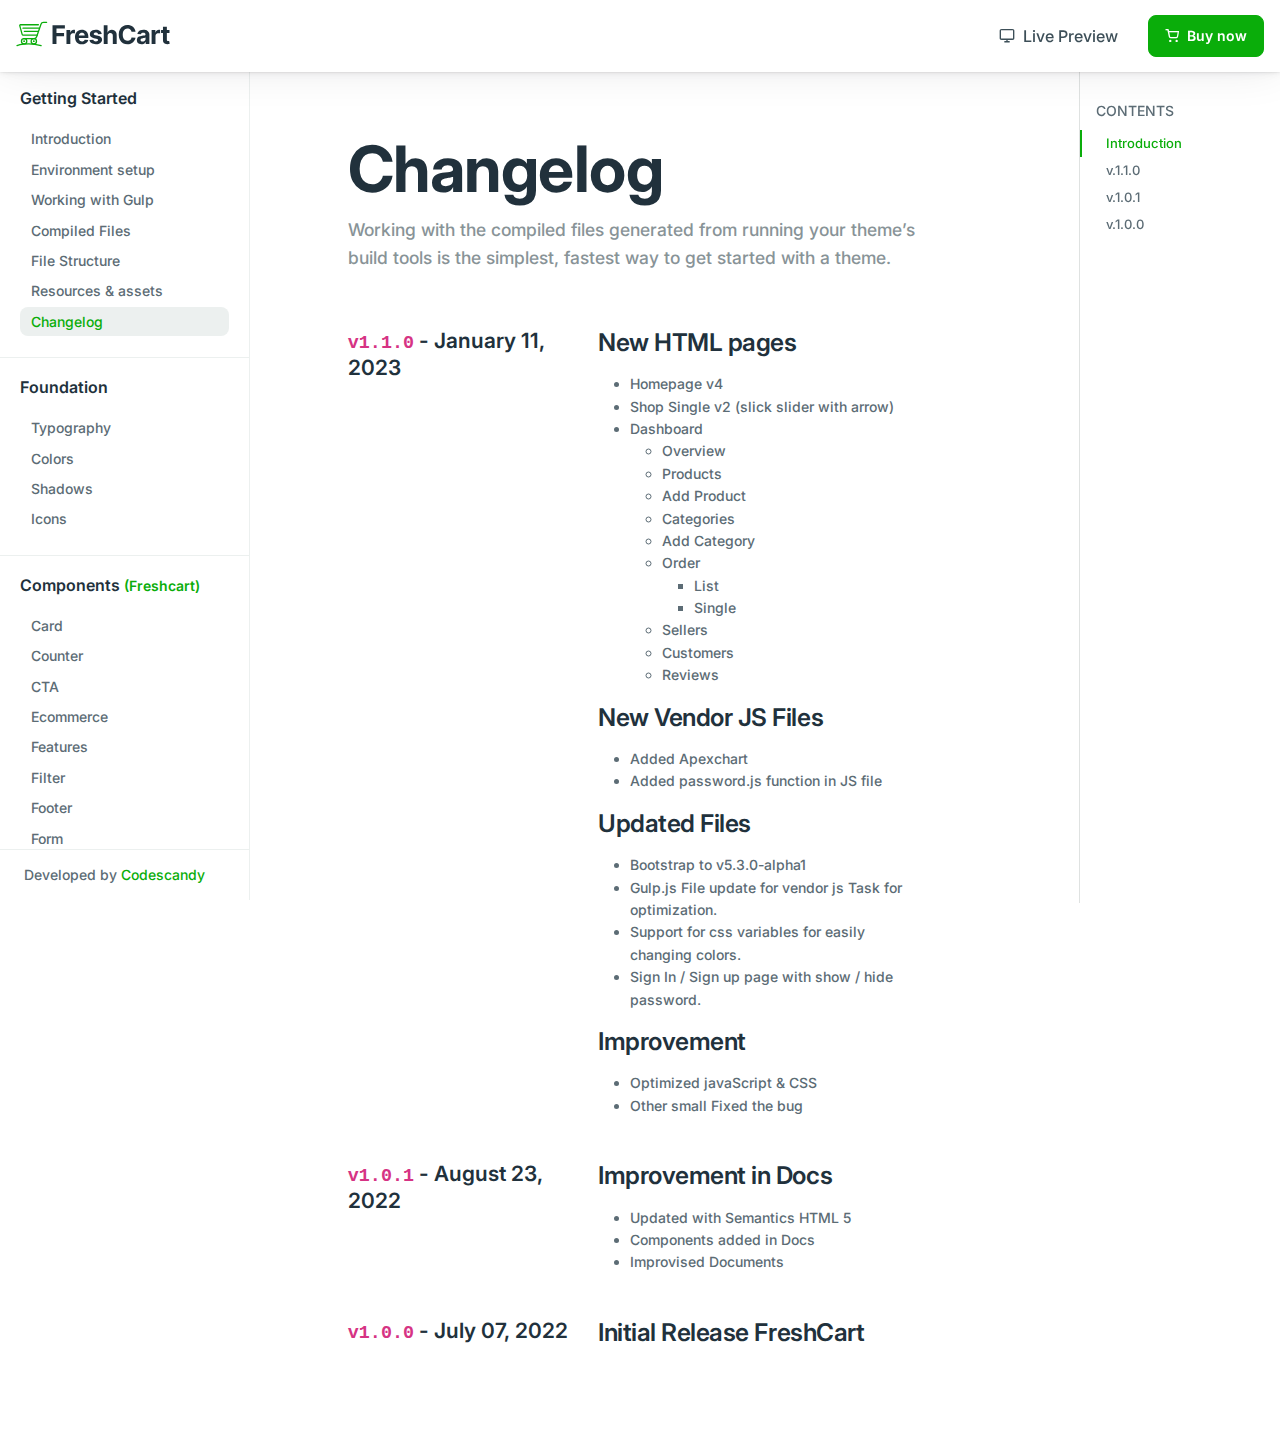
<file: docs/changelog.html>
<!DOCTYPE html>
<html lang="en">


<!-- Mirrored from freshcart.codescandy.com/docs/changelog.html by HTTrack Website Copier/3.x [XR&CO'2014], Fri, 31 Mar 2023 10:11:07 GMT -->
<head>
	<!-- Required meta tags -->
<meta charset="utf-8">
<meta name="viewport" content="width=device-width, initial-scale=1, shrink-to-fit=no">
<meta name="description" content="">
<meta content="Codescandy" name="author">

<!-- Google tag (gtag.js) -->
<script async src="https://www.googletagmanager.com/gtag/js?id=G-M8S4MT3EYG"></script>
<script>
  window.dataLayer = window.dataLayer || [];
  function gtag(){dataLayer.push(arguments);}
  gtag('js', new Date());

  gtag('config', 'G-M8S4MT3EYG');
</script>

<!-- Favicon icon-->
<link rel="shortcut icon" type="image/x-icon" href="../assets/images/favicon/favicon.ico">


<!-- Libs CSS -->
<link href="../assets/libs/bootstrap-icons/font/bootstrap-icons.css" rel="stylesheet">
<link href="../assets/libs/feather-webfont/dist/feather-icons.css" rel="stylesheet">
<link href="../assets/libs/simplebar/dist/simplebar.min.css" rel="stylesheet">


<!-- Theme CSS -->
<link rel="stylesheet" href="../assets/css/theme.min.css">


	<link href="../assets/libs/prismjs/themes/prism-okaidia.min.css" rel="stylesheet">
	<title>Changelog | FreshCart - eCommerce HTML Template</title>
</head>

<body class="bg-white">
	<!-- Main wrapper -->
	<main class="docs-main-wrapper">
		<!-- Docs header -->
<div class="docs-header">
    <nav class="navbar navbar-expand-lg navbar-light bg-white fixed-top ms-0 py-2">
       <a class="navbar-brand me-0" href="../index.html"><img src="../assets/images/logo/freshcart-logo.svg" alt=""> </a>
       <ul class="navbar-nav ms-auto flex-row align-items-center">
         <li class="nav-item d-none d-md-block">
            <a class="nav-link me-4 border-bottom-0" href="../index.html"><i class="feather-icon icon-monitor me-2"></i>Live Preview</a>
         </li>
          <li class="nav-item docs-header-btn">
             <a class="btn btn-primary me-2 me-lg-0" href="https://bit.ly/freshcart"><i class="feather-icon icon-shopping-cart me-2"></i>Buy now</a>
          </li>
          <li class="nav-item d-md-none">
             <button class="navbar-toggler" type="button" data-bs-toggle="collapse" data-bs-target="#navbarNav"  aria-expanded="false" aria-label="Toggle navigation">
               <svg xmlns="http://www.w3.org/2000/svg" width="32" height="32" fill="currentColor" class="bi bi-list text-primary" viewBox="0 0 16 16">
                  <path fill-rule="evenodd" d="M2.5 12a.5.5 0 0 1 .5-.5h10a.5.5 0 0 1 0 1H3a.5.5 0 0 1-.5-.5zm0-4a.5.5 0 0 1 .5-.5h10a.5.5 0 0 1 0 1H3a.5.5 0 0 1-.5-.5zm0-4a.5.5 0 0 1 .5-.5h10a.5.5 0 0 1 0 1H3a.5.5 0 0 1-.5-.5z"/>
                </svg>
             </button>
          </li>
       </ul>
    </nav>
 </div>

		<!-- Left sidebar -->
		<!-- Nav Sidebar -->
<div class="docs-nav-sidebar">
  <div class="py-8"></div>
  <div class=" docs-nav " data-simplebar>
    <nav class="navbar navbar-expand-md">
      <div class="collapse navbar-collapse " id="navbarNav">
        <ul class="navbar-nav flex-column" id="sidebarnav">
          <li class="navbar-header">
            <h5 class="heading">Getting Started</h5>
          </li>
          <li class="nav-item"><a href="index.html" class="nav-link">Introduction</a></li>
          <li class="nav-item"><a href="environment-setup.html" class="nav-link">Environment setup</a></li>
          <li class="nav-item"><a href="working-with-gulp.html" class="nav-link">Working with Gulp</a>
          </li>
          <li class="nav-item"><a href="compiled-files.html" class="nav-link">Compiled Files</a>
          </li>
          <li class="nav-item"><a href="file-structure.html" class="nav-link">File Structure</a></li>
          <li class="nav-item"><a href="resources-assets.html" class="nav-link">Resources & assets</a></li>
          <li class="nav-item"><a href="changelog.html" class="nav-link">Changelog</a></li>


          <li>
            <div class="navbar-border"></div>
          </li>
          <li class="navbar-header mt-0">
            <h5 class="heading">Foundation</h5>
          </li>
          <li class="nav-item"><a href="typography.html" class="nav-link">Typography</a></li>
          <li class="nav-item"><a href="colors.html" class="nav-link">Colors</a></li>
          <li class="nav-item"><a href="shadows.html" class="nav-link">Shadows</a></li>
          <li class="nav-item"><a href="icons.html" class="nav-link">Icons</a></li>

          <li>
            <div class="navbar-border"></div>
          </li>
          <li class="navbar-header mt-0">
            <h5 class="heading">Components <small class="text-primary">(Freshcart)</small></h5>
          </li>
          <li class="nav-item"><a href="components/card.html" class="nav-link">Card</a></li>
          <li class="nav-item"><a href="components/counter.html" class="nav-link">Counter</a></li>
          <li class="nav-item"><a href="components/cta.html" class="nav-link">CTA</a></li>
          <li class="nav-item"><a href="components/ecommerce.html" class="nav-link">Ecommerce</a></li>
          <li class="nav-item"><a href="components/features.html" class="nav-link">Features</a></li>
          <li class="nav-item"><a href="components/filter.html" class="nav-link">Filter</a></li>
   
          <li class="nav-item"><a href="components/footer.html" class="nav-link">Footer</a></li>
          <li class="nav-item"><a href="components/form.html" class="nav-link">Form</a></li>
          <li class="nav-item"><a href="components/list.html" class="nav-link">List</a></li>
          <li class="nav-item"><a href="components/navbar.html" class="nav-link">Navbar</a></li>
         
          <li class="nav-item"><a href="components/review.html" class="nav-link">Review</a></li>
        <li class="nav-item"><a href="components/sidebar.html" class="nav-link">Sidebar</a></li>
          <li class="nav-item"><a href="components/slider.html" class="nav-link">Slider</a></li>
          <li class="nav-item"><a href="components/table.html" class="nav-link">Table</a></li>

          <li>
            <div class="navbar-border"></div>
          </li>
          <li class="navbar-header mt-0">
            <h5 class="heading">Components</h5>
          </li>
          <li class="nav-item">
            <a href="accordions.html" class="nav-link">
              Accordions
            </a>
          </li>
          <li class="nav-item">
            <a href="alerts.html" class="nav-link">
              Alerts
            </a>
          </li>
      
          <li class="nav-item">
            <a href="badge.html" class="nav-link">
              Badge
            </a>
          </li>

          <li class="nav-item">
            <a href="breadcrumb.html" class="nav-link">
              Breadcrumb
            </a>
          </li>
          <li class="nav-item">
            <a href="buttons.html" class="nav-link">
              Buttons
            </a>
          </li>
          <li class="nav-item">
            <a href="button-group.html" class="nav-link">
              Button group
            </a>
          </li>
          <li class="nav-item">
            <a href="card.html" class="nav-link">
              Card
            </a>
          </li>
          <li class="nav-item">
            <a href="carousel.html" class="nav-link">
              Carousel
            </a>
          </li>
          <li class="nav-item">
            <a href="close-button.html" class="nav-link">
              Close Button
            </a>
          </li>
          <li class="nav-item">
            <a href="collapse.html" class="nav-link">
              Collapse
            </a>
          </li>
          <li class="nav-item">
            <a href="dropdowns.html" class="nav-link">
              Dropdowns
            </a>
          </li>
          
          <li class="nav-item">
            <a href="list-group.html" class="nav-link">
              List group
            </a>
          </li>

          <li class="nav-item">
            <a href="modal.html" class="nav-link">
              Modal
            </a>
          </li>
          <li class="nav-item">
            <a href="navs-tabs.html" class="nav-link">
              Navs and tabs
            </a>
          </li>
          <li class="nav-item">
            <a href="navbar.html" class="nav-link">
              Navbar
            </a>
          </li>
          <li class="nav-item">
            <a href="offcanvas.html" class="nav-link">
              Offcanvas
            </a>
          </li>
          <li class="nav-item">
            <a href="pagination.html" class="nav-link">
              Pagination
            </a>
          </li>
          <li class="nav-item">
            <a href="placeholders.html" class="nav-link">
              Placeholders
            </a>
          </li>
          <li class="nav-item">
            <a href="popovers.html" class="nav-link">
              Popovers
            </a>
          </li>
          <li class="nav-item">
            <a href="progress.html" class="nav-link">
              Progress
            </a>
          </li>
          <li class="nav-item">
            <a href="scrollspy.html" class="nav-link">
              Scrollspy
            </a>
          </li>
          <li class="nav-item">
            <a href="spinners.html" class="nav-link">
              Spinners
            </a>
          </li>
          <li class="nav-item">
            <a href="tables.html" class="nav-link">
              Tables
            </a>
          </li>
          <li class="nav-item">
            <a href="toasts.html" class="nav-link">
              Toasts
            </a>
          </li>
          <li class="nav-item">
            <a href="tooltips.html" class="nav-link">
              Tooltips
            </a>
          </li>
          <li>
            <div class="navbar-border"></div>
          </li>
          <li class="navbar-header mt-0">
            <h5 class="heading">Forms</h5>
          </li>
          <li class="nav-item">
            <a href="forms.html" class="nav-link">
              Basic Forms
            </a>
          </li>
         
          <li class="nav-item">
            <a href="input-group.html" class="nav-link">
              Input Group
            </a>
          </li>
        
         
          <li>
            <div class="navbar-border"></div>
          </li>
          
          <li class="navbar-header mt-0">
            <h5 class="heading">Utilities</h5>
          </li>
          <li class="nav-item"><a href="background.html" class="nav-link">Background</a></li>
          <li class="nav-item"><a href="borders.html" class="nav-link"> Borders </a></li>
          <li class="nav-item"><a href="colored-links.html" class="nav-link"> Colored Links </a></li>
          <li class="nav-item"><a href="opacity.html" class="nav-link"> Opacity </a></li>
          <li class="nav-item"><a href="ratio.html" class="nav-link"> Ratio </a></li>
          <li class="nav-item"><a href="stacks.html" class="nav-link"> Stacks </a></li>
          <li class="nav-item"><a href="text-color.html" class="nav-link">Colors</a></li>
          <li class="nav-item"><a href="text.html" class="nav-link"> Text </a></li>
          <li class="nav-item"><a href="text-truncation.html" class="nav-link"> Text truncation </a></li>
          <li class="nav-item"><a href="vertical-rule.html" class="nav-link"> Vertical rule </a></li>
        </ul>
      </div>
    </nav>
  </div>
  <div class="nav-footer">
    <p class="mb-0"> Developed by <a href="https://codescandy.com/" target="_blank">Codescandy</a></p>
  </div>
</div>
		<!-- Wrapper  -->
		<div class="docs-wrapper">
			<div class="container-fluid">
				<div class="row">
					<div class="
								offset-xxl-2
								col-xxl-6
								offset-xl-1
								col-xl-7 col-md-12 col-sm-12 col-12
							">
						<!-- Content -->
						<div class="docs-content mx-xxl-9">

							<div class="row">
								<div class="col-xl-12 col-lg-12 col-md-12 col-sm-12 col-12">
									<div class="mb-7">
										<h1 class="mb-2 fw-bold display-3">
											Changelog
										</h1>
										<p class="mb-6 lead text-muted">
											Working with the compiled files generated from running
											your theme’s build tools is the simplest, fastest way to
											get started with a theme.
										</p>

									</div>
								</div>
							</div>
							<div class="row">
								<div class="col-md-12 col-12">
									<div class="docs-example row mt-7">
										<div class="col-lg-5 col-12">
											<div id="v110">
												<h4 class="mb-3">
													<code>v1.1.0</code> - January 11, 2023
												</h4>
											</div>
										</div>
										<div class="col-md-7 col-12">
											<div>
												<h3 class="mb-4"> New HTML pages</h3>
												<ul>
													<li>Homepage v4 </li>
													<li>Shop Single v2 (slick slider with arrow)</li>
													<li>Dashboard
														<ul>
															<li>Overview</li>
															<li>Products</li>
															<li>Add Product</li>
															<li>Categories</li>
															<li>Add Category</li>
															<li>Order
																<ul>
																	<li>List</li>
																	<li>Single</li>
																</ul>
															</li>
															<li>Sellers</li>
															<li>Customers</li>
															<li>Reviews</li>
														</ul>
													</li>
												</ul>
											</div>
											<div>
												<h3 class="mb-4"> New Vendor JS Files</h3>
												<ul>
													<li>Added Apexchart</li>
													<li>Added password.js function in JS file</li>
												</ul>
											</div>
											<div>
												<h3 class="mb-4"> Updated Files</h3>
												<ul>
													<li>Bootstrap to v5.3.0-alpha1 </li>
													<li>Gulp.js File update for vendor js Task for optimization. </li>
													<li>Support for css variables for easily changing colors.</li>
													<li>Sign In / Sign up page with show / hide password.</li>
												</ul>
											</div>
											<div>
												<h3 class="mb-4"> Improvement</h3>
												<ul>
													<li>Optimized javaScript & CSS </li>
													<li>Other small Fixed the bug </li>
												</ul>
											</div>
										</div>
									</div>
									<div class="docs-example row mt-7">
										<div class="col-lg-5 col-12">
											<div id="v101">
												<h4 class="mb-3">
													<code>v1.0.1</code> - August 23, 2022
												</h4>
											</div>
										</div>
										<div class="col-md-7 col-12">
											<div>
												<h3 class="mb-4">Improvement in Docs</h3>
												<ul>

													<li>Updated with Semantics HTML 5</li>
													<li>Components added in Docs</li>
													<li>Improvised Documents</li>


												</ul>

											</div>
										</div>

									</div>

									<div class="docs-example row mt-7">
										<div class="col-lg-5 col-12">
											<div id="initial">
												<h4 class="mb-3">
													<code>v1.0.0</code> - July 07, 2022
												</h4>
											</div>
										</div>
										<div class="col-md-7 col-12">
											<div>
												<h3 class="mb-0">Initial Release FreshCart</h3>

											</div>
										</div>
									</div>
								</div>
							</div>
						</div>
					</div>
					<div class="
								col-xl-2 col-lg-2 col-md-6 col-sm-12 col-12
								d-none d-xl-block
								position-fixed
								end-0
							">
						<!-- Sidebar nav fixed -->
						<div class="sidebar-nav-fixed">
							<span class="
										px-4
										mb-2
										d-block
										text-uppercase
										ls-md
										fw-semi-bold
										fs-6
									">Contents</span>
							<ul class="list-unstyled">
								<li><a href="#intro" class="active">Introduction</a></li>
								<li><a href="#v101">v.1.1.0</a></li>
								<li><a href="#v101">v.1.0.1</a></li>
								<li><a href="#initial">v.1.0.0</a></li>
							</ul>
						</div>
					</div>
				</div>
			</div>
		</div>
	</main>

	<!-- Scripts -->

	<!-- Libs JS -->
<script src="../assets/libs/jquery/dist/jquery.min.js"></script>
<script src="../assets/libs/bootstrap/dist/js/bootstrap.bundle.min.js"></script>
<script src="../assets/libs/simplebar/dist/simplebar.min.js"></script>

<!-- Theme JS -->
<script src="../assets/js/theme.min.js"></script>

	<script src="../assets/libs/prismjs/prism.js"></script>
	<script src="../assets/libs/prismjs/components/prism-scss.min.js"></script>
	<script src="../assets/libs/prismjs/plugins/toolbar/prism-toolbar.min.js"></script>
	<script src="../assets/libs/prismjs/plugins/copy-to-clipboard/prism-copy-to-clipboard.min.js"></script>
	<script src="../assets/js/vendors/sidebarMenu.js"></script>
</body>


<!-- Mirrored from freshcart.codescandy.com/docs/changelog.html by HTTrack Website Copier/3.x [XR&CO'2014], Fri, 31 Mar 2023 10:11:07 GMT -->
</html>
</file>
<file: assets/libs/feather-webfont/dist/feather-icons.css>
/* Generated by grunt-webfont */



@font-face {
	font-family:"feather-icons";
	src:url("feather-icons5f41.eot?e0a20d6edb74f52c006bb300686580b0");
	src:url("feather-icons5f41.eot?e0a20d6edb74f52c006bb300686580b0#iefix") format("embedded-opentype"),
		url("feather-icons5f41.woff?e0a20d6edb74f52c006bb300686580b0") format("woff"),
		url("feather-icons5f41.ttf?e0a20d6edb74f52c006bb300686580b0") format("truetype");
	font-weight:normal;
	font-style:normal;
}

.feather-icon {
	
		font-family:"feather-icons";
	
	display:inline-block;
	line-height:1;
	font-weight:normal;
	font-style:normal;
	speak:none;
	text-decoration:inherit;
	text-transform:none;
	text-rendering:auto;
	-webkit-font-smoothing:antialiased;
	-moz-osx-font-smoothing:grayscale;
}


/* Icons */


.icon-activity:before {
	content:"\f101";
}


.icon-airplay:before {
	content:"\f102";
}


.icon-alert-circle:before {
	content:"\f103";
}


.icon-alert-octagon:before {
	content:"\f104";
}


.icon-alert-triangle:before {
	content:"\f105";
}


.icon-align-center:before {
	content:"\f106";
}


.icon-align-justify:before {
	content:"\f107";
}


.icon-align-left:before {
	content:"\f108";
}


.icon-align-right:before {
	content:"\f109";
}


.icon-anchor:before {
	content:"\f10a";
}


.icon-aperture:before {
	content:"\f10b";
}


.icon-archive:before {
	content:"\f10c";
}


.icon-arrow-down-circle:before {
	content:"\f10d";
}


.icon-arrow-down-left:before {
	content:"\f10e";
}


.icon-arrow-down-right:before {
	content:"\f10f";
}


.icon-arrow-down:before {
	content:"\f110";
}


.icon-arrow-left-circle:before {
	content:"\f111";
}


.icon-arrow-left:before {
	content:"\f112";
}


.icon-arrow-right-circle:before {
	content:"\f113";
}


.icon-arrow-right:before {
	content:"\f114";
}


.icon-arrow-up-circle:before {
	content:"\f115";
}


.icon-arrow-up-left:before {
	content:"\f116";
}


.icon-arrow-up-right:before {
	content:"\f117";
}


.icon-arrow-up:before {
	content:"\f118";
}


.icon-at-sign:before {
	content:"\f119";
}


.icon-award:before {
	content:"\f11a";
}


.icon-bar-chart-2:before {
	content:"\f11b";
}


.icon-bar-chart:before {
	content:"\f11c";
}


.icon-battery-charging:before {
	content:"\f11d";
}


.icon-battery:before {
	content:"\f11e";
}


.icon-bell-off:before {
	content:"\f11f";
}


.icon-bell:before {
	content:"\f120";
}


.icon-bluetooth:before {
	content:"\f121";
}


.icon-bold:before {
	content:"\f122";
}


.icon-book-open:before {
	content:"\f123";
}


.icon-book:before {
	content:"\f124";
}


.icon-bookmark:before {
	content:"\f125";
}


.icon-box:before {
	content:"\f126";
}


.icon-briefcase:before {
	content:"\f127";
}


.icon-calendar:before {
	content:"\f128";
}


.icon-camera-off:before {
	content:"\f129";
}


.icon-camera:before {
	content:"\f12a";
}


.icon-cast:before {
	content:"\f12b";
}


.icon-check-circle:before {
	content:"\f12c";
}


.icon-check-square:before {
	content:"\f12d";
}


.icon-check:before {
	content:"\f12e";
}


.icon-chevron-down:before {
	content:"\f12f";
}


.icon-chevron-left:before {
	content:"\f130";
}


.icon-chevron-right:before {
	content:"\f131";
}


.icon-chevron-up:before {
	content:"\f132";
}


.icon-chevrons-down:before {
	content:"\f133";
}


.icon-chevrons-left:before {
	content:"\f134";
}


.icon-chevrons-right:before {
	content:"\f135";
}


.icon-chevrons-up:before {
	content:"\f136";
}


.icon-chrome:before {
	content:"\f137";
}


.icon-circle:before {
	content:"\f138";
}


.icon-clipboard:before {
	content:"\f139";
}


.icon-clock:before {
	content:"\f13a";
}


.icon-cloud-drizzle:before {
	content:"\f13b";
}


.icon-cloud-lightning:before {
	content:"\f13c";
}


.icon-cloud-off:before {
	content:"\f13d";
}


.icon-cloud-rain:before {
	content:"\f13e";
}


.icon-cloud-snow:before {
	content:"\f13f";
}


.icon-cloud:before {
	content:"\f140";
}


.icon-code:before {
	content:"\f141";
}


.icon-codepen:before {
	content:"\f142";
}


.icon-codesandbox:before {
	content:"\f143";
}


.icon-coffee:before {
	content:"\f144";
}


.icon-columns:before {
	content:"\f145";
}


.icon-command:before {
	content:"\f146";
}


.icon-compass:before {
	content:"\f147";
}


.icon-copy:before {
	content:"\f148";
}


.icon-corner-down-left:before {
	content:"\f149";
}


.icon-corner-down-right:before {
	content:"\f14a";
}


.icon-corner-left-down:before {
	content:"\f14b";
}


.icon-corner-left-up:before {
	content:"\f14c";
}


.icon-corner-right-down:before {
	content:"\f14d";
}


.icon-corner-right-up:before {
	content:"\f14e";
}


.icon-corner-up-left:before {
	content:"\f14f";
}


.icon-corner-up-right:before {
	content:"\f150";
}


.icon-cpu:before {
	content:"\f151";
}


.icon-credit-card:before {
	content:"\f152";
}


.icon-crop:before {
	content:"\f153";
}


.icon-crosshair:before {
	content:"\f154";
}


.icon-database:before {
	content:"\f155";
}


.icon-delete:before {
	content:"\f156";
}


.icon-disc:before {
	content:"\f157";
}


.icon-dollar-sign:before {
	content:"\f158";
}


.icon-download-cloud:before {
	content:"\f159";
}


.icon-download:before {
	content:"\f15a";
}


.icon-droplet:before {
	content:"\f15b";
}


.icon-edit-2:before {
	content:"\f15c";
}


.icon-edit-3:before {
	content:"\f15d";
}


.icon-edit:before {
	content:"\f15e";
}


.icon-external-link:before {
	content:"\f15f";
}


.icon-eye-off:before {
	content:"\f160";
}


.icon-eye:before {
	content:"\f161";
}


.icon-facebook:before {
	content:"\f162";
}


.icon-fast-forward:before {
	content:"\f163";
}


.icon-feather:before {
	content:"\f164";
}


.icon-figma:before {
	content:"\f165";
}


.icon-file-minus:before {
	content:"\f166";
}


.icon-file-plus:before {
	content:"\f167";
}


.icon-file-text:before {
	content:"\f168";
}


.icon-file:before {
	content:"\f169";
}


.icon-film:before {
	content:"\f16a";
}


.icon-filter:before {
	content:"\f16b";
}


.icon-flag:before {
	content:"\f16c";
}


.icon-folder-minus:before {
	content:"\f16d";
}


.icon-folder-plus:before {
	content:"\f16e";
}


.icon-folder:before {
	content:"\f16f";
}


.icon-framer:before {
	content:"\f170";
}


.icon-frown:before {
	content:"\f171";
}


.icon-gift:before {
	content:"\f172";
}


.icon-git-branch:before {
	content:"\f173";
}


.icon-git-commit:before {
	content:"\f174";
}


.icon-git-merge:before {
	content:"\f175";
}


.icon-git-pull-request:before {
	content:"\f176";
}


.icon-github:before {
	content:"\f177";
}


.icon-gitlab:before {
	content:"\f178";
}


.icon-globe:before {
	content:"\f179";
}


.icon-grid:before {
	content:"\f17a";
}


.icon-hard-drive:before {
	content:"\f17b";
}


.icon-hash:before {
	content:"\f17c";
}


.icon-headphones:before {
	content:"\f17d";
}


.icon-heart:before {
	content:"\f17e";
}


.icon-help-circle:before {
	content:"\f17f";
}


.icon-hexagon:before {
	content:"\f180";
}


.icon-home:before {
	content:"\f181";
}


.icon-image:before {
	content:"\f182";
}


.icon-inbox:before {
	content:"\f183";
}


.icon-info:before {
	content:"\f184";
}


.icon-instagram:before {
	content:"\f185";
}


.icon-italic:before {
	content:"\f186";
}


.icon-key:before {
	content:"\f187";
}


.icon-layers:before {
	content:"\f188";
}


.icon-layout:before {
	content:"\f189";
}


.icon-life-buoy:before {
	content:"\f18a";
}


.icon-link-2:before {
	content:"\f18b";
}


.icon-link:before {
	content:"\f18c";
}


.icon-linkedin:before {
	content:"\f18d";
}


.icon-list:before {
	content:"\f18e";
}


.icon-loader:before {
	content:"\f18f";
}


.icon-lock:before {
	content:"\f190";
}


.icon-log-in:before {
	content:"\f191";
}


.icon-log-out:before {
	content:"\f192";
}


.icon-mail:before {
	content:"\f193";
}


.icon-map-pin:before {
	content:"\f194";
}


.icon-map:before {
	content:"\f195";
}


.icon-maximize-2:before {
	content:"\f196";
}


.icon-maximize:before {
	content:"\f197";
}


.icon-meh:before {
	content:"\f198";
}


.icon-menu:before {
	content:"\f199";
}


.icon-message-circle:before {
	content:"\f19a";
}


.icon-message-square:before {
	content:"\f19b";
}


.icon-mic-off:before {
	content:"\f19c";
}


.icon-mic:before {
	content:"\f19d";
}


.icon-minimize-2:before {
	content:"\f19e";
}


.icon-minimize:before {
	content:"\f19f";
}


.icon-minus-circle:before {
	content:"\f1a0";
}


.icon-minus-square:before {
	content:"\f1a1";
}


.icon-minus:before {
	content:"\f1a2";
}


.icon-monitor:before {
	content:"\f1a3";
}


.icon-moon:before {
	content:"\f1a4";
}


.icon-more-horizontal:before {
	content:"\f1a5";
}


.icon-more-vertical:before {
	content:"\f1a6";
}


.icon-mouse-pointer:before {
	content:"\f1a7";
}


.icon-move:before {
	content:"\f1a8";
}


.icon-music:before {
	content:"\f1a9";
}


.icon-navigation-2:before {
	content:"\f1aa";
}


.icon-navigation:before {
	content:"\f1ab";
}


.icon-octagon:before {
	content:"\f1ac";
}


.icon-package:before {
	content:"\f1ad";
}


.icon-paperclip:before {
	content:"\f1ae";
}


.icon-pause-circle:before {
	content:"\f1af";
}


.icon-pause:before {
	content:"\f1b0";
}


.icon-pen-tool:before {
	content:"\f1b1";
}


.icon-percent:before {
	content:"\f1b2";
}


.icon-phone-call:before {
	content:"\f1b3";
}


.icon-phone-forwarded:before {
	content:"\f1b4";
}


.icon-phone-incoming:before {
	content:"\f1b5";
}


.icon-phone-missed:before {
	content:"\f1b6";
}


.icon-phone-off:before {
	content:"\f1b7";
}


.icon-phone-outgoing:before {
	content:"\f1b8";
}


.icon-phone:before {
	content:"\f1b9";
}


.icon-pie-chart:before {
	content:"\f1ba";
}


.icon-play-circle:before {
	content:"\f1bb";
}


.icon-play:before {
	content:"\f1bc";
}


.icon-plus-circle:before {
	content:"\f1bd";
}


.icon-plus-square:before {
	content:"\f1be";
}


.icon-plus:before {
	content:"\f1bf";
}


.icon-pocket:before {
	content:"\f1c0";
}


.icon-power:before {
	content:"\f1c1";
}


.icon-printer:before {
	content:"\f1c2";
}


.icon-radio:before {
	content:"\f1c3";
}


.icon-refresh-ccw:before {
	content:"\f1c4";
}


.icon-refresh-cw:before {
	content:"\f1c5";
}


.icon-repeat:before {
	content:"\f1c6";
}


.icon-rewind:before {
	content:"\f1c7";
}


.icon-rotate-ccw:before {
	content:"\f1c8";
}


.icon-rotate-cw:before {
	content:"\f1c9";
}


.icon-rss:before {
	content:"\f1ca";
}


.icon-save:before {
	content:"\f1cb";
}


.icon-scissors:before {
	content:"\f1cc";
}


.icon-search:before {
	content:"\f1cd";
}


.icon-send:before {
	content:"\f1ce";
}


.icon-server:before {
	content:"\f1cf";
}


.icon-settings:before {
	content:"\f1d0";
}


.icon-share-2:before {
	content:"\f1d1";
}


.icon-share:before {
	content:"\f1d2";
}


.icon-shield-off:before {
	content:"\f1d3";
}


.icon-shield:before {
	content:"\f1d4";
}


.icon-shopping-bag:before {
	content:"\f1d5";
}


.icon-shopping-cart:before {
	content:"\f1d6";
}


.icon-shuffle:before {
	content:"\f1d7";
}


.icon-sidebar:before {
	content:"\f1d8";
}


.icon-skip-back:before {
	content:"\f1d9";
}


.icon-skip-forward:before {
	content:"\f1da";
}


.icon-slack:before {
	content:"\f1db";
}


.icon-slash:before {
	content:"\f1dc";
}


.icon-sliders:before {
	content:"\f1dd";
}


.icon-smartphone:before {
	content:"\f1de";
}


.icon-smile:before {
	content:"\f1df";
}


.icon-speaker:before {
	content:"\f1e0";
}


.icon-square:before {
	content:"\f1e1";
}


.icon-star-s:before {
	content:"\f1e2";
}


.icon-star:before {
	content:"\f1e3";
}


.icon-stop-circle:before {
	content:"\f1e4";
}


.icon-sun:before {
	content:"\f1e5";
}


.icon-sunrise:before {
	content:"\f1e6";
}


.icon-sunset:before {
	content:"\f1e7";
}


.icon-tag:before {
	content:"\f1e8";
}


.icon-target:before {
	content:"\f1e9";
}


.icon-terminal:before {
	content:"\f1ea";
}


.icon-thermometer:before {
	content:"\f1eb";
}


.icon-thumbs-down:before {
	content:"\f1ec";
}


.icon-thumbs-up:before {
	content:"\f1ed";
}


.icon-toggle-left:before {
	content:"\f1ee";
}


.icon-toggle-right:before {
	content:"\f1ef";
}


.icon-trash-2:before {
	content:"\f1f0";
}


.icon-trash:before {
	content:"\f1f1";
}


.icon-trello:before {
	content:"\f1f2";
}


.icon-trending-down:before {
	content:"\f1f3";
}


.icon-trending-up:before {
	content:"\f1f4";
}


.icon-triangle:before {
	content:"\f1f5";
}


.icon-truck:before {
	content:"\f1f6";
}


.icon-tv:before {
	content:"\f1f7";
}


.icon-twitter:before {
	content:"\f1f8";
}


.icon-type:before {
	content:"\f1f9";
}


.icon-umbrella:before {
	content:"\f1fa";
}


.icon-underline:before {
	content:"\f1fb";
}


.icon-unlock:before {
	content:"\f1fc";
}


.icon-upload-cloud:before {
	content:"\f1fd";
}


.icon-upload:before {
	content:"\f1fe";
}


.icon-user-check:before {
	content:"\f1ff";
}


.icon-user-minus:before {
	content:"\f200";
}


.icon-user-plus:before {
	content:"\f201";
}


.icon-user-x:before {
	content:"\f202";
}


.icon-user:before {
	content:"\f203";
}


.icon-users:before {
	content:"\f204";
}


.icon-video-off:before {
	content:"\f205";
}


.icon-video:before {
	content:"\f206";
}


.icon-voicemail:before {
	content:"\f207";
}


.icon-volume-1:before {
	content:"\f208";
}


.icon-volume-2:before {
	content:"\f209";
}


.icon-volume-x:before {
	content:"\f20a";
}


.icon-volume:before {
	content:"\f20b";
}


.icon-watch:before {
	content:"\f20c";
}


.icon-wifi-off:before {
	content:"\f20d";
}


.icon-wifi:before {
	content:"\f20e";
}


.icon-wind:before {
	content:"\f20f";
}


.icon-x-circle:before {
	content:"\f210";
}


.icon-x-octagon:before {
	content:"\f211";
}


.icon-x-square:before {
	content:"\f212";
}


.icon-x:before {
	content:"\f213";
}


.icon-youtube:before {
	content:"\f214";
}


.icon-zap-off:before {
	content:"\f215";
}


.icon-zap:before {
	content:"\f216";
}


.icon-zoom-in:before {
	content:"\f217";
}


.icon-zoom-out:before {
	content:"\f218";
}
</file>
<file: assets/libs/simplebar/dist/simplebar.min.css>
[data-simplebar]{position:relative;flex-direction:column;flex-wrap:wrap;justify-content:flex-start;align-content:flex-start;align-items:flex-start}.simplebar-wrapper{overflow:hidden;width:inherit;height:inherit;max-width:inherit;max-height:inherit}.simplebar-mask{direction:inherit;position:absolute;overflow:hidden;padding:0;margin:0;left:0;top:0;bottom:0;right:0;width:auto!important;height:auto!important;z-index:0}.simplebar-offset{direction:inherit!important;box-sizing:inherit!important;resize:none!important;position:absolute;top:0;left:0;bottom:0;right:0;padding:0;margin:0;-webkit-overflow-scrolling:touch}.simplebar-content-wrapper{direction:inherit;box-sizing:border-box!important;position:relative;display:block;height:100%;width:auto;max-width:100%;max-height:100%;scrollbar-width:none;-ms-overflow-style:none}.simplebar-content-wrapper::-webkit-scrollbar,.simplebar-hide-scrollbar::-webkit-scrollbar{display:none;width:0;height:0}.simplebar-content:after,.simplebar-content:before{content:' ';display:table}.simplebar-placeholder{max-height:100%;max-width:100%;width:100%;pointer-events:none}.simplebar-height-auto-observer-wrapper{box-sizing:inherit!important;height:100%;width:100%;max-width:1px;position:relative;float:left;max-height:1px;overflow:hidden;z-index:-1;padding:0;margin:0;pointer-events:none;flex-grow:inherit;flex-shrink:0;flex-basis:0}.simplebar-height-auto-observer{box-sizing:inherit;display:block;opacity:0;position:absolute;top:0;left:0;height:1000%;width:1000%;min-height:1px;min-width:1px;overflow:hidden;pointer-events:none;z-index:-1}.simplebar-track{z-index:1;position:absolute;right:0;bottom:0;pointer-events:none;overflow:hidden}[data-simplebar].simplebar-dragging .simplebar-content{pointer-events:none;user-select:none;-webkit-user-select:none}[data-simplebar].simplebar-dragging .simplebar-track{pointer-events:all}.simplebar-scrollbar{position:absolute;left:0;right:0;min-height:10px}.simplebar-scrollbar:before{position:absolute;content:'';background:#000;border-radius:7px;left:2px;right:2px;opacity:0;transition:opacity .2s linear}.simplebar-scrollbar.simplebar-visible:before{opacity:.5;transition:opacity 0s linear}.simplebar-track.simplebar-vertical{top:0;width:11px}.simplebar-track.simplebar-vertical .simplebar-scrollbar:before{top:2px;bottom:2px}.simplebar-track.simplebar-horizontal{left:0;height:11px}.simplebar-track.simplebar-horizontal .simplebar-scrollbar:before{height:100%;left:2px;right:2px}.simplebar-track.simplebar-horizontal .simplebar-scrollbar{right:auto;left:0;top:2px;height:7px;min-height:0;min-width:10px;width:auto}[data-simplebar-direction=rtl] .simplebar-track.simplebar-vertical{right:auto;left:0}.hs-dummy-scrollbar-size{direction:rtl;position:fixed;opacity:0;visibility:hidden;height:500px;width:500px;overflow-y:hidden;overflow-x:scroll}.simplebar-hide-scrollbar{position:fixed;left:0;visibility:hidden;overflow-y:scroll;scrollbar-width:none;-ms-overflow-style:none}
</file>
